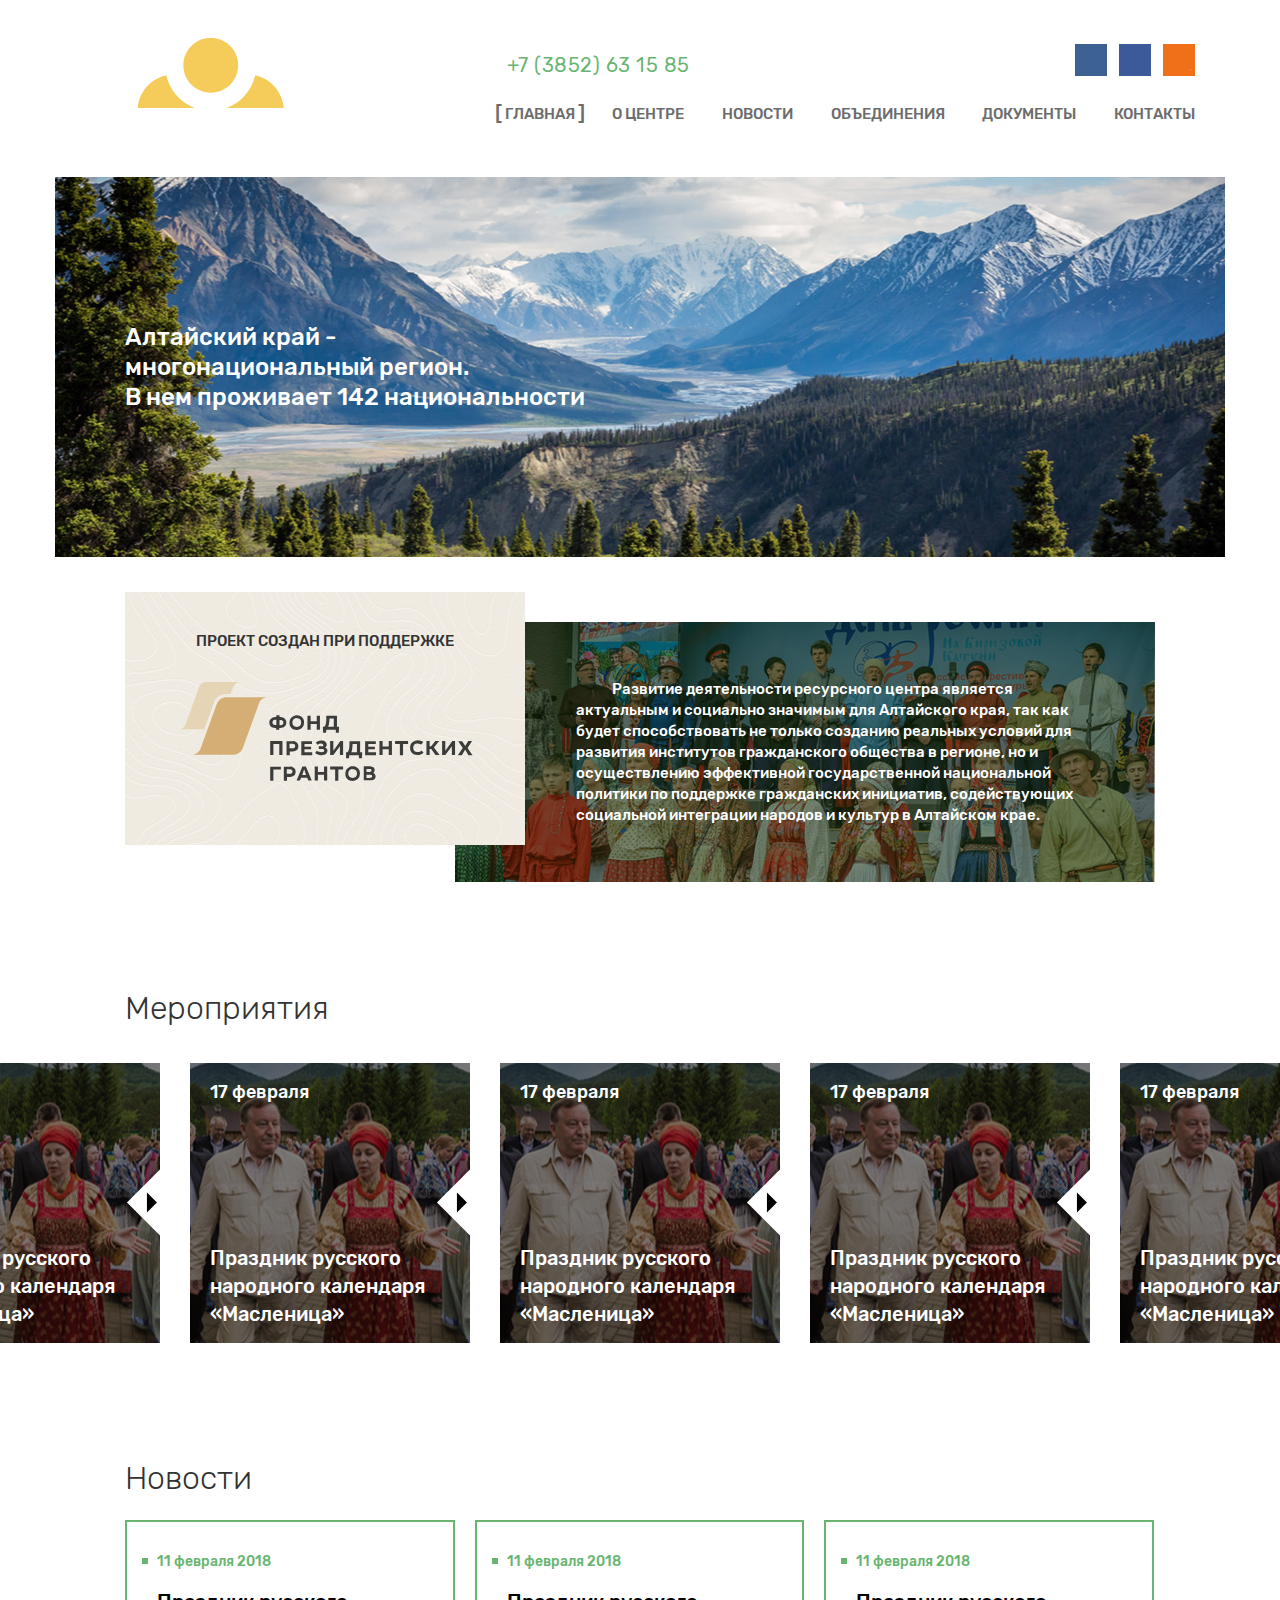
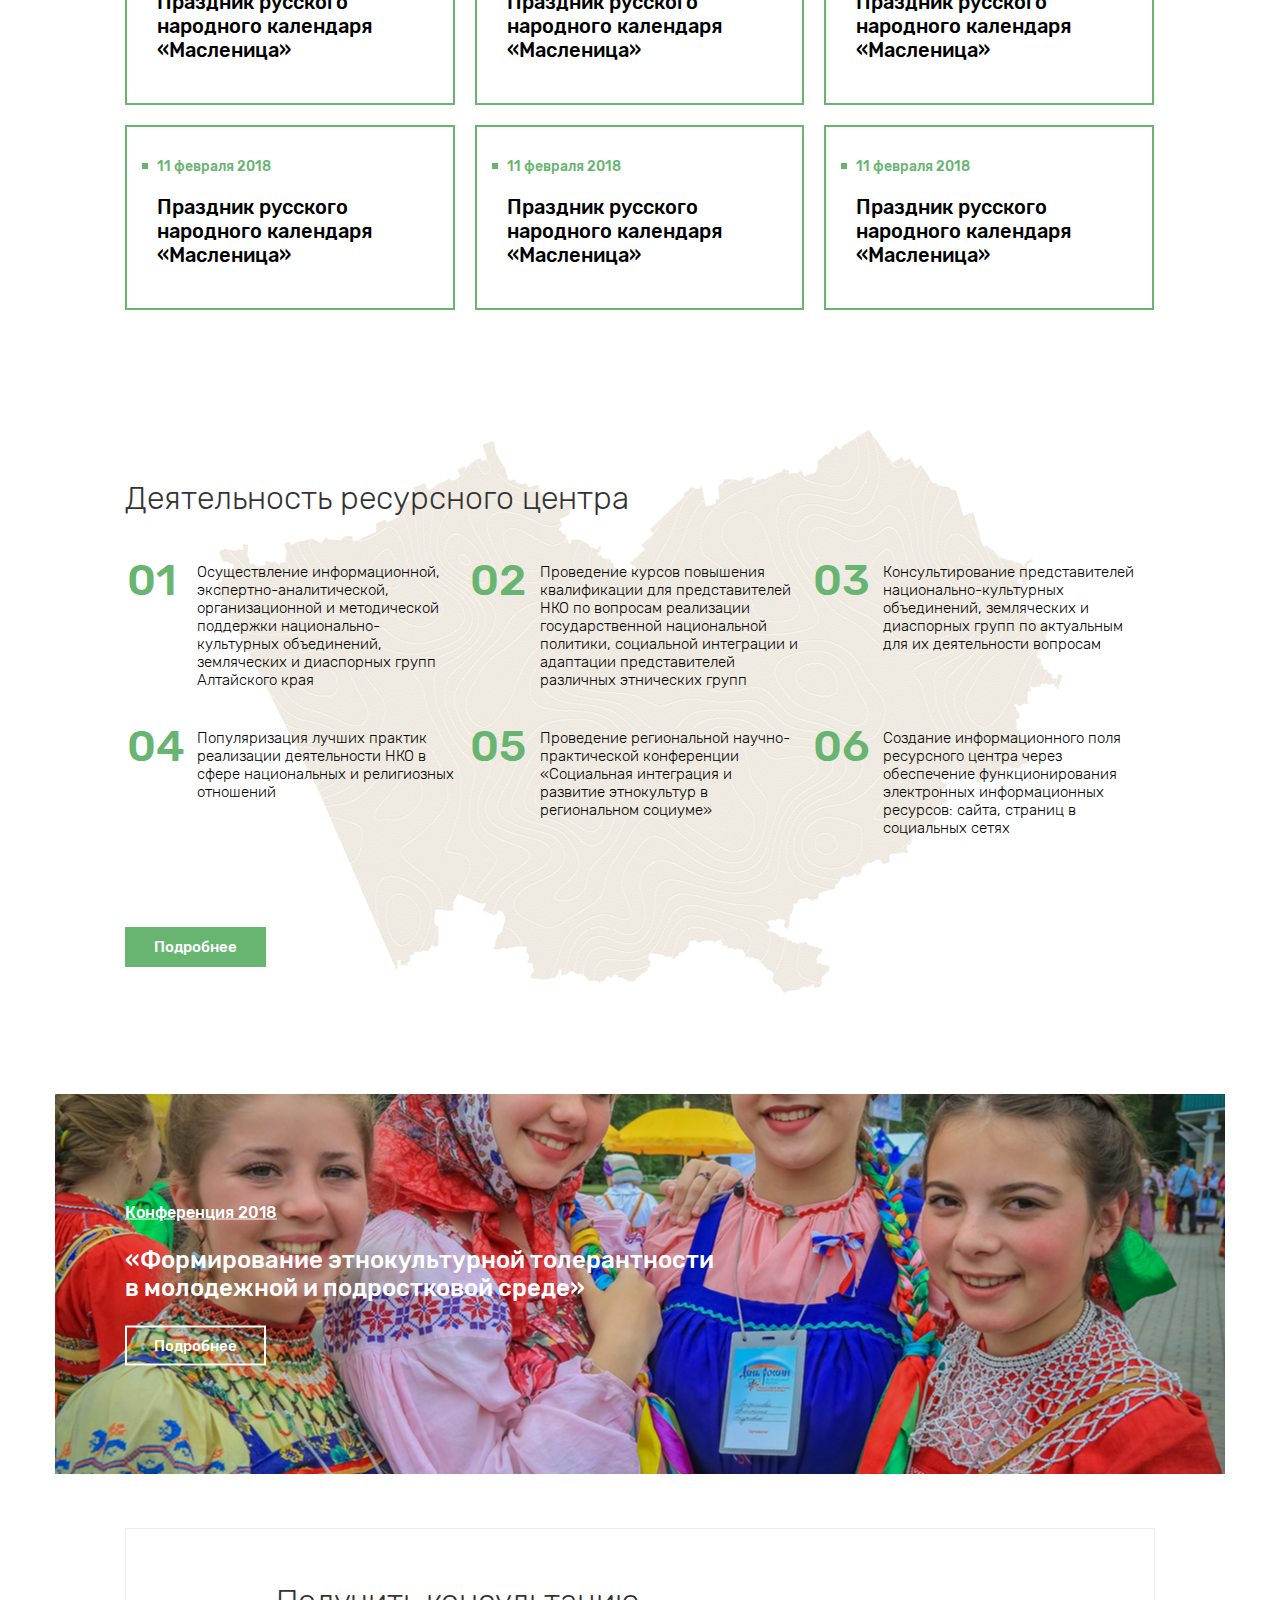
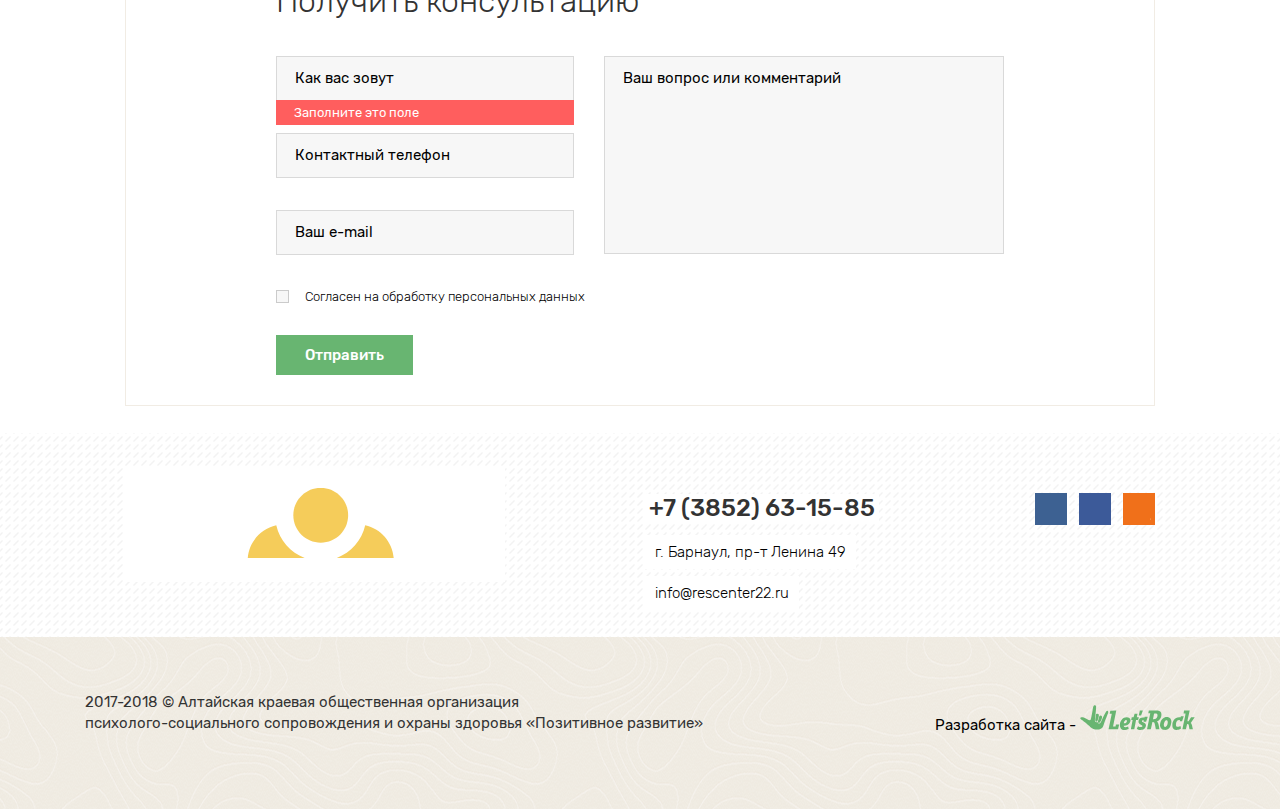
<file: index.html>
<!DOCTYPE html>
<html lang="ru">
<head>
	<meta charset="UTF-8">
<title>Title</title>
<link rel="stylesheet" href="css/style.css">
<link rel="icon" type="image/x-icon" href="/img/favicon.ico">
<meta name="viewport" content="width=device-width, initial-scale=1, maximum-scale=1" />
<!-- <meta name="viewport" content="width=1200/> -->
<script src="https://api-maps.yandex.ru/2.1/?lang=ru_RU" type="text/javascript"></script>
</head>
<body class="index">
	<svg class="svg-collections">
	<symbol id="rc-logo" width="2044px" height="411px" viewBox="0 0 20440000 4110002">
		<defs>
		  <style type="text/css">
		   <![CDATA[
		    .fil2 {fill:#F5CC5A}
		    .fil1 {fill:black;fill-rule:nonzero}
		    .fil0 {fill:#0E2B3C;fill-rule:nonzero}
		   ]]>
		  </style>
		 </defs>
		<g>
		  <g>
		   <path class="fil0" d="M4241576 1166859c94997,0 177497,15744 247501,47244 70003,31500 124004,76500 162000,135000 37996,58500 57000,127252 57000,206256 0,79004 -19004,147496 -57000,205500 -37996,58004 -91997,102744 -162000,134244 -70004,31500 -152504,47256 -247501,47256l-183000 0 0 274500 -297000 0 0 -1050000 480000 0zm-18000 541500c61004,0 106997,-13252 138000,-39756 31004,-26492 46501,-64240 46501,-113244 0,-49004 -15497,-87000 -46501,-114000 -31003,-27000 -76996,-40500 -138000,-40500l-165000 0 0 307500 165000 0zm1499670 279000l0 229500 -843000 0 0 -1050000 823500 0 0 229500 -529500 0 0 177000 466500 0 0 222000 -466500 0 0 192000 549000 0zm703170 250500c-109996,0 -208748,-23256 -296244,-69756 -87508,-46500 -156260,-111248 -206256,-194244 -49996,-82996 -75000,-177000 -75000,-282000 0,-105000 25004,-199004 75000,-282000 49996,-82996 118748,-147756 206256,-194256 87496,-46500 186248,-69744 296244,-69744 96000,0 182504,16996 259500,51000 76996,34004 141000,82996 192000,147000l-189000 171000c-67996,-82004 -150496,-123000 -247500,-123000 -57000,0 -107752,12496 -152244,37500 -44504,25004 -79004,60248 -103500,105744 -24508,45508 -36756,97760 -36756,156756 0,58996 12248,111248 36756,156744 24496,45508 58996,80752 103500,105756 44492,25004 95244,37500 152244,37500 97004,0 179504,-40996 247500,-123000l189000 171000c-51000,64004 -115004,112996 -192000,147000 -76996,34004 -163500,51000 -259500,51000zm1588170 -1071000l-435000 811500c-46004,87000 -102248,153000 -168745,198000 -66507,45000 -139252,67500 -218256,67500 -58004,0 -120000,-13004 -186000,-39000l70500 -219000c40996,12000 76004,18000 105000,18000 28997,0 54756,-6496 77256,-19500 22500,-13004 43241,-33496 62244,-61500l-408000 -756000 313500 0 244501 507000 253500 -507000 289500 0zm598169 0c94996,0 177496,15744 247500,47244 70004,31500 124004,76500 162000,135000 37997,58500 57000,127252 57000,206256 0,79004 -19003,147496 -57000,205500 -37996,58004 -91996,102744 -162000,134244 -70004,31500 -152504,47256 -247500,47256l-183000 0 0 274500 -297000 0 0 -1050000 480000 0zm-18000 541500c61004,0 106996,-13252 138000,-39756 31004,-26492 46500,-64240 46500,-113244 0,-49004 -15496,-87000 -46500,-114000 -31004,-27000 -76996,-40500 -138000,-40500l-165000 0 0 307500 165000 0zm1168170 529500c-109996,0 -208748,-23256 -296244,-69756 -87508,-46500 -156260,-111248 -206256,-194244 -49996,-82996 -75000,-177000 -75000,-282000 0,-105000 25004,-199004 75000,-282000 49996,-82996 118748,-147756 206256,-194256 87496,-46500 186248,-69744 296244,-69744 96000,0 182504,16996 259500,51000 76996,34004 141000,82996 192000,147000l-189000 171000c-67996,-82004 -150496,-123000 -247500,-123000 -57000,0 -107752,12496 -152244,37500 -44504,25004 -79004,60248 -103500,105744 -24508,45508 -36756,97760 -36756,156756 0,58996 12248,111248 36756,156744 24496,45508 58996,80752 103500,105756 44492,25004 95244,37500 152244,37500 97004,0 179504,-40996 247500,-123000l189000 171000c-51000,64004 -115004,112996 -192000,147000 -76996,34004 -163500,51000 -259500,51000zm1607670 -1071000l0 1050000 -297000 0 0 -409500 -405000 0 0 409500 -297000 0 0 -1050000 297000 0 0 394500 405000 0 0 -394500 297000 0zm784170 334500c129000,0 228496,28748 298500,86244 70004,57508 105000,142760 105000,255756 0,121004 -39000,213496 -117000,277500 -78000,64004 -186496,96000 -325500,96000l-496501 0 0 -1050000 292500 0 0 334500 243001 0zm-58500 502500c49996,0 89752,-13500 119255,-40500 29493,-27000 44245,-64996 44245,-114000 0,-91004 -54497,-136500 -163500,-136500l-184501 0 0 291000 184501 0zm577500 -837000l292500 0 0 1050000 -292500 0 0 -1050000zm542669 0l292500 0 0 616500 433501 -616500 279000 0 0 1050000 -292501 0 0 -615000 -432000 615000 -280500 0 0 -1050000zm501000 -63000c-106004,0 -183744,-20504 -233244,-61500 -49500,-40996 -74256,-102000 -74256,-183000l199500 0c1004,34996 10004,61004 27000,78000 16996,16996 43996,25500 81000,25500 37004,0 64500,-8504 82500,-25500 18000,-16996 27497,-43004 28500,-78000l199501 0c0,81000 -25004,142004 -75000,183000 -49997,40996 -128504,61500 -235501,61500zm2321671 877500l0 450000 -271501 0 0 -214500 -861000 0 0 -1050000 292500 0 0 814500 403500 0 0 -814500 292501 0 0 814500 144000 0zm1007669 6000l0 229500 -843000 0 0 -1050000 823500 0 0 229500 -529500 0 0 177000 466500 0 0 222000 -466500 0 0 192000 549000 0zm1192170 -820500l0 1050000 -297000 0 0 -409500 -405000 0 0 409500 -297000 0 0 -1050000 297000 0 0 394500 405000 0 0 -394500 297000 0zm1094670 235500l-321000 0 0 814500 -292500 0 0 -814500 -322501 0 0 -235500 936001 0 0 235500zm640169 -235500c94996,0 177496,15744 247500,47244 70004,31500 124004,76500 162000,135000 37997,58500 57000,127252 57000,206256 0,79004 -19003,147496 -57000,205500 -37996,58004 -91996,102744 -162000,134244 -70004,31500 -152504,47256 -247500,47256l-183000 0 0 274500 -297000 0 0 -1050000 480000 0zm-18000 541500c61004,0 106996,-13252 138000,-39756 31004,-26492 46500,-64240 46500,-113244 0,-49004 -15496,-87000 -46500,-114000 -31004,-27000 -76996,-40500 -138000,-40500l-165000 0 0 307500 165000 0z"/>
		   <g>
		    <path class="fil1" d="M3704919 2944478l259205 0 0 328110 -55642 0 0 -281965 -147933 0 0 281965 -55630 0 0 -328110zm321461 164055c0,-60579 16866,-105473 50681,-134646 28145,-24248 62598,-36354 103157,-36354 44988,0 81862,14740 110516,44244 28559,29397 42898,70181 42898,122114 0,42142 -6331,75236 -18969,99354 -12650,24130 -31098,42898 -55311,56268 -24142,13382 -50587,20032 -79134,20032 -45945,0 -83031,-14646 -111378,-44056 -28346,-29385 -42460,-71740 -42460,-126956zm56893 106c0,41941 9177,73323 27496,94087 18449,20858 41516,31299 69449,31299 27603,0 50575,-10441 69000,-31406 18343,-20964 27508,-52889 27508,-95763 0,-40477 -9272,-71138 -27709,-91890 -18437,-20870 -41421,-31288 -68799,-31288 -27933,0 -51000,10323 -69449,31075 -18319,20764 -27496,52063 -27496,93886zm491221 289748l0 -453909 50575 0 0 43098c11905,-16654 25393,-29197 40464,-37512 14965,-8315 33177,-12531 54579,-12531 28016,0 52665,7157 74067,21590 21390,14327 37500,34666 48461,60803 10854,26233 16334,54886 16334,86174 0,33413 -6000,63543 -18023,90413 -12000,26764 -29492,47315 -52453,61630 -22866,14232 -46996,21402 -72284,21402 -18543,0 -35196,-3898 -49854,-11693 -14740,-7807 -26752,-17611 -36236,-29504l0 160039 -55630 0zm50575 -287846c0,42035 8527,73110 25500,93248 17067,20114 37724,30236 61960,30236 24650,0 45721,-10441 63213,-31299 17587,-20859 26339,-53103 26339,-96827 0,-41729 -8540,-72910 -25713,-93673 -17173,-20752 -37606,-31087 -61429,-31087 -23587,0 -44457,11067 -62587,33094 -18224,22134 -27283,54154 -27283,96308zm515338 120944c-20657,17611 -40582,29930 -59645,37205 -19075,7264 -39496,10855 -61429,10855 -36036,0 -63733,-8752 -83126,-26339 -19394,-17492 -29079,-39933 -29079,-67240 0,-16004 3685,-30650 10961,-43937 7370,-13276 16960,-23799 28759,-31819 11906,-8008 25181,-14114 40040,-18213 10960,-2858 27496,-5586 49523,-8338 44882,-5256 78071,-11693 99248,-19075 201,-7583 331,-12425 331,-14421 0,-22548 -5279,-38457 -15815,-47729 -14220,-12543 -35397,-18756 -63425,-18756 -26244,0 -45626,4630 -58063,13796 -12532,9177 -21697,25393 -27709,48791l-54366 -7583c4949,-23291 13063,-42141 24449,-56480 11374,-14339 27815,-25287 49311,-33083 21378,-7689 46346,-11586 74587,-11586 28027,0 50893,3259 68492,9897 17480,6638 30449,14859 38669,24862 8221,10016 14008,22666 17386,37938 1795,9484 2728,26551 2728,51106l0 73760c0,51519 1170,84071 3485,97866 2208,13807 6850,26976 13594,39626l-58157 0c-5587,-11693 -9166,-25394 -10749,-41103zm-4417 -123271c-20244,8220 -50586,15165 -91039,20858 -22984,3272 -39201,6957 -48685,11067 -9485,4110 -16760,10122 -21922,17917 -5149,7902 -7795,16642 -7795,26351 0,14634 5587,26964 16854,36756 11280,9803 27721,14763 49312,14763 21389,0 40464,-4653 57212,-14031 16654,-9272 28984,-22004 36780,-38138 6012,-12531 8952,-30968 8952,-55311l331 -20232zm207331 15815l0 -43630c23409,-201 39413,-1158 47835,-2740 8539,-1689 16653,-6532 24236,-14740 7583,-8233 11386,-18449 11386,-30780 0,-14846 -4949,-26870 -14965,-35705 -10004,-8964 -22866,-13393 -38775,-13393 -31300,0 -53209,18330 -65752,54992l-53103 -8835c16441,-61110 56268,-91665 119280,-91665 34984,0 62374,9484 82287,28547 19914,19075 29823,41835 29823,68279 0,26658 -12969,47941 -38776,63638 16536,8859 28867,20126 37193,33827 8221,13689 12331,29917 12331,48661 0,29410 -10748,53233 -32138,71552 -21496,18342 -51413,27508 -89976,27508 -74823,0 -118229,-33095 -130134,-99260l52476 -11386c4737,20858 14327,37098 28866,48579 14540,11480 31075,17173 49843,17173 18756,0 34346,-5268 46783,-15898 12426,-10547 18650,-24035 18650,-40476 0,-12732 -3898,-23799 -11705,-33284 -7795,-9484 -16110,-15378 -24968,-17716 -8847,-2421 -24862,-3567 -48047,-3567 -1890,0 -6107,106 -12650,319zm217169 -179551l128008 0c31406,0 54792,2645 70181,7901 15272,5268 28441,14858 39402,28878 11067,14114 16547,30874 16547,50457 0,15697 -3271,29409 -9685,40996 -6543,11693 -16240,21496 -29303,29291 15378,5162 28134,14752 38362,28866 10110,14020 15177,30780 15177,50055 -2019,31075 -13169,54154 -33307,69119 -20126,15059 -49417,22547 -87767,22547l-147615 0 0 -328110zm55630 138448l58996 0c23516,0 39733,-1263 48485,-3685 8846,-2527 16748,-7488 23693,-15071 6956,-7476 10441,-16535 10441,-27070 0,-17386 -6107,-29410 -18237,-36248 -12212,-6851 -33071,-10229 -62586,-10229l-60792 0 0 92303zm0 144142l73028 0c31382,0 52996,-3685 64689,-10960 11693,-7382 17799,-19914 18437,-37937 0,-10418 -3366,-20221 -10122,-29174 -6839,-8964 -15697,-14657 -26551,-16972 -10843,-2410 -28347,-3579 -52359,-3579l-67122 0 0 98622zm280276 -282590l55630 0 0 250240 154571 -250240 59740 0 0 328110 -55630 0 0 -248670 -154358 248670 -59953 0 0 -328110zm324106 0l265524 0 0 46145 -104964 0 0 281965 -55619 0 0 -281965 -104941 0 0 -46145zm318627 0l55629 0 0 250240 154571 -250240 59741 0 0 328110 -55630 0 0 -248670 -154359 248670 -59952 0 0 -328110zm353799 0l55653 0 0 137185 67630 0c4961,-46772 19607,-82500 43937,-107150 24449,-24661 56056,-36980 94937,-36980 33083,0 59221,6626 78296,20008 19169,13381 34972,31724 47409,55216 12425,23386 18638,54898 18638,94512 0,56480 -12839,99354 -38563,128551 -25701,29173 -60579,43725 -104622,43725 -40890,0 -73654,-13595 -98410,-40678 -24661,-27177 -38563,-64382 -41622,-111697l-67630 0 0 145418 -55653 0 0 -328110zm265216 40452c-27177,0 -48354,10441 -63531,31300 -15177,20763 -22760,49937 -22760,87555 0,45000 7583,77870 22866,98834 15272,20965 35705,31406 61217,31406 25382,0 46146,-9685 62374,-29091 16110,-19382 24224,-50669 24224,-93767 0,-42036 -7051,-73654 -21071,-94619 -14007,-21070 -35078,-31618 -63319,-31618zm383953 -40452l189036 0 0 46145 -133406 0 0 281965 -55630 0 0 -328110zm230540 453909l0 -453909 50575 0 0 43098c11905,-16654 25393,-29197 40452,-37512 14965,-8315 33189,-12531 54591,-12531 28016,0 52665,7157 74067,21590 21390,14327 37500,34666 48461,60803 10854,26233 16334,54886 16334,86174 0,33413 -6000,63543 -18023,90413 -12000,26764 -29492,47315 -52465,61630 -22854,14232 -46996,21402 -72272,21402 -18555,0 -35196,-3898 -49854,-11693 -14740,-7807 -26764,-17611 -36248,-29504l0 160039 -55618 0zm50575 -287846c0,42035 8527,73110 25488,93248 17079,20114 37724,30236 61961,30236 24661,0 45732,-10441 63224,-31299 17587,-20859 26339,-53103 26339,-96827 0,-41729 -8540,-72910 -25713,-93673 -17173,-20752 -37606,-31087 -61429,-31087 -23599,0 -44457,11067 -62587,33094 -18236,22134 -27283,54154 -27283,96308zm515338 120944c-20657,17611 -40582,29930 -59645,37205 -19075,7264 -39508,10855 -61429,10855 -36036,0 -63733,-8752 -83138,-26339 -19382,-17492 -29067,-39933 -29067,-67240 0,-16004 3685,-30650 10960,-43937 7371,-13276 16961,-23799 28760,-31819 11906,-8008 25181,-14114 40040,-18213 10960,-2858 27484,-5586 49512,-8338 44893,-5256 78082,-11693 99248,-19075 212,-7583 330,-12425 330,-14421 0,-22548 -5267,-38457 -15815,-47729 -14208,-12543 -35385,-18756 -63425,-18756 -26232,0 -45614,4630 -58051,13796 -12532,9177 -21709,25393 -27709,48791l-54378 -7583c4961,-23291 13075,-42141 24449,-56480 11386,-14339 27827,-25287 49311,-33083 21390,-7689 46358,-11586 74599,-11586 28027,0 50893,3259 68480,9897 17492,6638 30449,14859 38681,24862 8221,10016 14008,22666 17386,37938 1795,9484 2728,26551 2728,51106l0 73760c0,51519 1170,84071 3485,97866 2208,13807 6850,26976 13582,39626l-58146 0c-5586,-11693 -9165,-25394 -10748,-41103zm-4429 -123271c-20232,8220 -50575,15165 -91027,20858 -22985,3272 -39201,6957 -48685,11067 -9485,4110 -16760,10122 -21922,17917 -5161,7902 -7795,16642 -7795,26351 0,14634 5575,26964 16854,36756 11280,9803 27721,14763 49312,14763 21389,0 40452,-4653 57212,-14031 16654,-9272 28984,-22004 36780,-38138 6000,-12531 8941,-30968 8941,-55311l330 -20232zm340229 -163736l0 141614c17905,0 30543,-3378 37807,-10016 7275,-6744 17705,-26433 31193,-59315 12649,-31181 24130,-51000 34453,-59634 10110,-8445 26137,-12649 48153,-12649l20339 0 0 45826 -15071 -307c-14858,0 -24236,2209 -28347,6544 -4311,4523 -10960,18000 -19795,40452 -8232,21485 -15815,36237 -22760,44563 -6968,8221 -17929,15709 -32669,22548 24024,6437 47421,28653 70287,66803l61004 101681 -61110 0 -59445 -101587c-12106,-20634 -22748,-34122 -31701,-40559 -9059,-6413 -19819,-9579 -32338,-9579l0 151725 -56906 0 0 -151725c-12330,0 -22984,3166 -31925,9473 -9071,6319 -19606,19925 -31618,40795l-59941 101457 -61122 0 60791 -101681c23091,-38150 46689,-60366 70713,-66803 -16441,-7583 -28028,-15910 -34571,-24863 -6626,-8964 -16429,-30342 -29598,-64169 -4536,-11386 -9378,-18331 -14552,-20870 -5374,-2622 -13275,-3898 -23799,-3898 -2646,0 -8126,107 -16334,319l0 -46145 7688 0c21485,0 36556,1263 45308,3897 8752,2540 16547,8008 23492,16335 6850,8315 15815,25594 26764,52051 13381,32339 23716,51945 30885,58890 7146,6956 19796,10441 37819,10441l0 -141614 56906 0zm268039 0l228863 0 0 282590 35385 0 0 138449 -45519 0 0 -92929 -258556 0 0 92929 -45519 0 0 -138449 29079 0c39200,-53209 57956,-147413 56267,-282590zm46146 46145c-4110,106536 -20551,185339 -49311,236445l176386 0 0 -236445 -127075 0zm493417 240862c-20645,17611 -40570,29930 -59633,37205 -19075,7264 -39508,10855 -61430,10855 -36035,0 -63732,-8752 -83137,-26339 -19382,-17492 -29067,-39933 -29067,-67240 0,-16004 3685,-30650 10960,-43937 7370,-13276 16961,-23799 28760,-31819 11894,-8008 25181,-14114 40040,-18213 10960,-2858 27484,-5586 49511,-8338 44894,-5256 78083,-11693 99248,-19075 213,-7583 331,-12425 331,-14421 0,-22548 -5268,-38457 -15815,-47729 -14208,-12543 -35386,-18756 -63425,-18756 -26232,0 -45614,4630 -58063,13796 -12520,9177 -21697,25393 -27697,48791l-54378 -7583c4961,-23291 13075,-42141 24449,-56480 11386,-14339 27827,-25287 49311,-33083 21390,-7689 46358,-11586 74598,-11586 28028,0 50894,3259 68481,9897 17492,6638 30449,14859 38681,24862 8209,10016 14008,22666 17386,37938 1795,9484 2728,26551 2728,51106l0 73760c0,51519 1169,84071 3484,97866 2209,13807 6851,26976 13583,39626l-58146 0c-5586,-11693 -9165,-25394 -10760,-41103zm-4417 -123271c-20232,8220 -50575,15165 -91027,20858 -22985,3272 -39201,6957 -48686,11067 -9484,4110 -16759,10122 -21921,17917 -5161,7902 -7795,16642 -7795,26351 0,14634 5575,26964 16854,36756 11280,9803 27721,14763 49311,14763 21390,0 40453,-4653 57213,-14031 16653,-9272 28984,-22004 36779,-38138 6000,-12531 8941,-30968 8941,-55311l331 -20232zm141709 -163736l55630 0 0 136547 154264 0 0 -136547 55630 0 0 328110 -55630 0 0 -145418 -154264 0 0 145418 -55630 0 0 -328110zm563386 207992l54378 7594c-6024,37394 -21189,66579 -45744,87756 -24555,21177 -54780,31725 -90496,31725 -44788,0 -80823,-14646 -108000,-43937 -27307,-29304 -40890,-71233 -40890,-125812 0,-35397 5894,-66283 17610,-92834 11693,-26445 29492,-46347 53516,-59528 23905,-13275 49937,-19901 78177,-19901 35516,0 64701,8941 87248,26964 22654,18012 37193,43630 43512,76701l-53728 8220c-5174,-22015 -14233,-38563 -27402,-49736 -13075,-11067 -28866,-16641 -47421,-16641 -28028,0 -50788,10015 -68374,30023 -17492,20138 -26244,51744 -26244,95150 0,44055 8444,75968 25299,95882 16960,19913 38976,29929 66047,29929 21933,0 40158,-6650 54697,-20020 14646,-13275 23917,-33827 27815,-61535zm101161 -207992l55630 0 0 141614c17693,0 30130,-3378 37300,-10229 7051,-6732 17492,-26445 31393,-59208 10961,-25914 19819,-42981 26551,-51213 6863,-8209 14658,-13795 23493,-16653 8964,-2835 23196,-4311 42685,-4311l11161 0 0 45826 -15484 -307c-14646,0 -24024,2209 -28134,6544 -4311,4523 -10961,18000 -19819,40452 -8421,21485 -16110,36343 -23173,44563 -6945,8221 -17799,15709 -32445,22548 23917,6437 47516,28653 70689,66803l61016 101681 -61122 0 -60154 -101362c-12118,-20540 -22654,-34028 -31606,-40571 -9071,-6532 -19807,-9792 -32351,-9792l0 151725 -55630 0 0 -328110zm277217 0l55630 0 0 250240 154571 -250240 59740 0 0 328110 -55630 0 0 -248670 -154358 248670 -59953 0 0 -328110zm315248 328110l119799 -169961 -110941 -158149 68386 0 51827 77444c9591,14552 17173,26339 22547,35622 9378,-13181 17705,-25074 25181,-35728l54579 -77338 67973 0 -111591 158149 118854 169961 -67641 0 -67866 -101150 -15485 -24342 -87661 125492 -67961 0zm529689 -328110l55618 0 0 250240 154583 -250240 59740 0 0 328110 -55630 0 0 -248670 -154358 248670 -59953 0 0 -328110zm353174 0l55630 0 0 136547 154263 0 0 -136547 55630 0 0 328110 -55630 0 0 -145418 -154263 0 0 145418 -55630 0 0 -328110zm349075 0l55630 0 0 250240 154582 -250240 59729 0 0 328110 -55618 0 0 -248670 -154359 248670 -59964 0 0 -328110zm353811 0l55642 0 0 282590 154252 0 0 -282590 55630 0 0 282590 36035 0 0 138449 -45520 0 0 -92929 -256039 0 0 -328110zm361512 0l55630 0 0 250240 154582 -250240 59729 0 0 328110 -55618 0 0 -248670 -154359 248670 -59964 0 0 -328110zm567496 287007c-20646,17611 -40571,29930 -59646,37205 -19063,7264 -39496,10855 -61417,10855 -36035,0 -63732,-8752 -83138,-26339 -19382,-17492 -29079,-39933 -29079,-67240 0,-16004 3697,-30650 10961,-43937 7382,-13276 16972,-23799 28772,-31819 11893,-8008 25169,-14114 40027,-18213 10961,-2858 27496,-5586 49524,-8338 44894,-5256 78071,-11693 99248,-19075 213,-7583 331,-12425 331,-14421 0,-22548 -5268,-38457 -15815,-47729 -14221,-12543 -35398,-18756 -63425,-18756 -26233,0 -45615,4630 -58063,13796 -12532,9177 -21697,25393 -27697,48791l-54378 -7583c4960,-23291 13074,-42141 24448,-56480 11375,-14339 27827,-25287 49312,-33083 21389,-7689 46358,-11586 74598,-11586 28028,0 50894,3259 68480,9897 17492,6638 30449,14859 38681,24862 8209,10016 14008,22666 17386,37938 1784,9484 2729,26551 2729,51106l0 73760c0,51519 1169,84071 3484,97866 2209,13807 6850,26976 13583,39626l-58146 0c-5587,-11693 -9177,-25394 -10760,-41103zm-4417 -123271c-20233,8220 -50575,15165 -91040,20858 -22984,3272 -39200,6957 -48685,11067 -9472,4110 -16748,10122 -21921,17917 -5150,7902 -7795,16642 -7795,26351 0,14634 5586,26964 16866,36756 11268,9803 27720,14763 49311,14763 21378,0 40453,-4653 57213,-14031 16641,-9272 28984,-22004 36779,-38138 6000,-12531 8941,-30968 8941,-55311l331 -20232zm98728 -163736l265524 0 0 46145 -104953 0 0 281965 -55630 0 0 -281965 -104941 0 0 -46145zm318626 0l55630 0 0 250240 154571 -250240 59740 0 0 328110 -55630 0 0 -248670 -154358 248670 -59953 0 0 -328110zm353185 0l128008 0c31406,0 54792,2645 70170,7901 15283,5268 28452,14858 39413,28878 11067,14114 16547,30874 16547,50457 0,15697 -3271,29409 -9697,40996 -6543,11693 -16228,21496 -29291,29291 15378,5162 28134,14752 38362,28866 10111,14020 15166,30780 15166,50055 -2008,31075 -13170,54154 -33296,69119 -20137,15059 -49417,22547 -87767,22547l-147615 0 0 -328110zm55619 138448l59007 0c23504,0 39721,-1263 48473,-3685 8858,-2527 16760,-7488 23705,-15071 6956,-7476 10441,-16535 10441,-27070 0,-17386 -6119,-29410 -18237,-36248 -12224,-6851 -33082,-10229 -62586,-10229l-60803 0 0 92303zm0 144142l73027 0c31394,0 53008,-3685 64701,-10960 11693,-7382 17799,-19914 18437,-37937 0,-10418 -3378,-20221 -10122,-29174 -6839,-8964 -15697,-14657 -26551,-16972 -10843,-2410 -28347,-3579 -52359,-3579l-67133 0 0 98622zm455929 -282590l55630 0 0 250240 154582 -250240 59729 0 0 328110 -55630 0 0 -248670 -154347 248670 -59964 0 0 -328110zm743150 207992l54366 7594c-6012,37394 -21189,66579 -45732,87756 -24556,21177 -54780,31725 -90508,31725 -44788,0 -80823,-14646 -108000,-43937 -27296,-29304 -40890,-71233 -40890,-125812 0,-35397 5905,-66283 17610,-92834 11693,-26445 29492,-46347 53528,-59528 23905,-13275 49937,-19901 78177,-19901 35504,0 64689,8941 87236,26964 22654,18012 37205,43630 43524,76701l-53740 8220c-5162,-22015 -14233,-38563 -27402,-49736 -13063,-11067 -28866,-16641 -47409,-16641 -28028,0 -50788,10015 -68386,30023 -17481,20138 -26233,51744 -26233,95150 0,44055 8433,75968 25300,95882 16960,19913 38976,29929 66047,29929 21921,0 40157,-6650 54685,-20020 14646,-13275 23929,-33827 27827,-61535zm87980 -43937c0,-60579 16866,-105473 50693,-134646 28134,-24248 62587,-36354 103146,-36354 44988,0 81862,14740 110527,44244 28548,29397 42886,70181 42886,122114 0,42142 -6331,75236 -18968,99354 -12650,24130 -31087,42898 -55311,56268 -24130,13382 -50587,20032 -79134,20032 -45933,0 -83032,-14646 -111378,-44056 -28347,-29385 -42461,-71740 -42461,-126956zm56906 106c0,41941 9165,73323 27484,94087 18449,20858 41516,31299 69449,31299 27614,0 50575,-10441 69012,-31406 18330,-20964 27507,-52889 27507,-95763 0,-40477 -9283,-71138 -27720,-91890 -18425,-20870 -41410,-31288 -68799,-31288 -27933,0 -51000,10323 -69449,31075 -18319,20764 -27484,52063 -27484,93886zm345283 -164161l228851 0 0 282590 35397 0 0 138449 -45519 0 0 -92929 -258567 0 0 92929 -45508 0 0 -138449 29067 0c39200,-53209 57956,-147413 56279,-282590zm46146 46145c-4110,106536 -20551,185339 -49311,236445l176374 0 0 -236445 -127063 0zm502902 175748l57519 7595c-8952,33401 -25700,59421 -50137,77858 -24449,18449 -55642,27721 -93686,27721 -47834,0 -85759,-14752 -113787,-44268 -28016,-29386 -42047,-70795 -42047,-124004 0,-55004 14126,-97772 42472,-128114 28347,-30449 65114,-45626 110315,-45626 43725,0 79453,14846 107150,44669 27720,29823 41622,71752 41622,125799 0,3272 -106,8232 -319,14752l-244335 0c2103,35929 12225,63544 30555,82618 18225,19063 41091,28654 68374,28654 20339,0 37725,-5374 52063,-16122 14422,-10748 25808,-27933 34241,-51532zm-182067 -89138l182693 0c-2422,-27590 -9485,-48248 -20965,-62055 -17598,-21389 -40559,-32137 -68693,-32137 -25500,0 -46890,8539 -64276,25606 -17279,17067 -26870,39933 -28759,68586zm309874 -132755l55618 0 0 250240 154583 -250240 59740 0 0 328110 -55630 0 0 -248670 -154358 248670 -59953 0 0 -328110zm192177 -121382l37937 0c-3047,26031 -12531,46039 -28346,59964 -15804,14008 -36768,20965 -63012,20965 -26339,0 -47410,-6957 -63107,-20764 -15696,-13902 -25181,-33921 -28240,-60165l37937 0c2835,14232 8622,24862 17174,31818 8527,7063 20125,10548 34547,10548 16760,0 29409,-3378 37937,-10229 8539,-6732 14338,-17492 17173,-32137zm375319 329374l54366 7594c-6012,37394 -21189,66579 -45744,87756 -24543,21177 -54768,31725 -90496,31725 -44787,0 -80823,-14646 -108000,-43937 -27295,-29304 -40890,-71233 -40890,-125812 0,-35397 5906,-66283 17610,-92834 11693,-26445 29493,-46347 53528,-59528 23906,-13275 49937,-19901 78177,-19901 35504,0 64689,8941 87236,26964 22654,18012 37205,43630 43524,76701l-53740 8220c-5161,-22015 -14232,-38563 -27402,-49736 -13063,-11067 -28866,-16641 -47409,-16641 -28040,0 -50788,10015 -68386,30023 -17492,20138 -26232,51744 -26232,95150 0,44055 8433,75968 25287,95882 16973,19913 38977,29929 66059,29929 21921,0 40158,-6650 54685,-20020 14646,-13275 23929,-33827 27827,-61535zm72709 -207992l265523 0 0 46145 -104952 0 0 281965 -55630 0 0 -281965 -104941 0 0 -46145zm318626 0l128008 0c31405,0 54791,2645 70169,7901 15284,5268 28453,14858 39414,28878 11066,14114 16547,30874 16547,50457 0,15697 -3272,29409 -9697,40996 -6532,11693 -16228,21496 -29291,29291 15378,5162 28133,14752 38362,28866 10110,14020 15177,30780 15177,50055 -2020,31075 -13181,54154 -33307,69119 -20126,15059 -49418,22547 -87768,22547l-147614 0 0 -328110zm55630 138448l58996 0c23504,0 39720,-1263 48472,-3685 8859,-2527 16760,-7488 23705,-15071 6957,-7476 10441,-16535 10441,-27070 0,-17386 -6106,-29410 -18236,-36248 -12213,-6851 -33083,-10229 -62587,-10229l-60791 0 0 92303zm0 144142l73016 0c31393,0 53007,-3685 64700,-10960 11693,-7382 17800,-19914 18437,-37937 0,-10418 -3366,-20221 -10122,-29174 -6838,-8964 -15697,-14657 -26551,-16972 -10842,-2410 -28346,-3579 -52358,-3579l-67122 0 0 98622zm280275 -282590l55619 0 0 250240 154582 -250240 59741 0 0 328110 -55630 0 0 -248670 -154359 248670 -59953 0 0 -328110zm353800 0l55653 0 0 137185 67630 0c4961,-46772 19607,-82500 43937,-107150 24449,-24661 56056,-36980 94926,-36980 33094,0 59232,6626 78307,20008 19169,13381 34972,31724 47409,55216 12425,23386 18638,54898 18638,94512 0,56480 -12839,99354 -38563,128551 -25701,29173 -60579,43725 -104622,43725 -40890,0 -73654,-13595 -98410,-40678 -24661,-27177 -38563,-64382 -41622,-111697l-67630 0 0 145418 -55653 0 0 -328110zm265216 40452c-27189,0 -48354,10441 -63531,31300 -15177,20763 -22760,49937 -22760,87555 0,45000 7583,77870 22866,98834 15272,20965 35705,31406 61205,31406 25394,0 46146,-9685 62386,-29091 16110,-19382 24224,-50669 24224,-93767 0,-42036 -7051,-73654 -21071,-94619 -14007,-21070 -35078,-31618 -63319,-31618zm-14787690 665812l55630 0 0 250240 154571 -250240 59740 0 0 328098 -55630 0 0 -248657 -154347 248657 -59964 0 0 -328098zm353185 0l55630 0 0 136547 154264 0 0 -136547 55618 0 0 328098 -55618 0 0 -145405 -154264 0 0 145405 -55630 0 0 -328098zm319996 0l265524 0 0 46133 -104953 0 0 281965 -55630 0 0 -281965 -104941 0 0 -46133zm535359 221893l57519 7583c-8952,33413 -25701,59421 -50138,77870 -24448,18437 -55653,27721 -93685,27721 -47834,0 -85759,-14764 -113799,-44268 -28016,-29386 -42035,-70807 -42035,-124016 0,-54992 14126,-97772 42472,-128114 28347,-30449 65114,-45614 110315,-45614 43725,0 79453,14834 107150,44657 27720,29823 41622,71764 41622,125811 0,3260 -106,8221 -319,14752l-244347 0c2115,35929 12237,63544 30556,82607 18236,19074 41102,28665 68385,28665 20339,0 37725,-5374 52063,-16134 14422,-10736 25808,-27921 34241,-51520zm-182067 -89137l182693 0c-2422,-27603 -9485,-48249 -20965,-62067 -17598,-21378 -40559,-32138 -68693,-32138 -25500,0 -46902,8539 -64276,25618 -17279,17067 -26870,39933 -28759,68587zm309874 -132756l189023 0 0 46133 -133405 0 0 281965 -55618 0 0 -328098zm230527 453909l0 -453909 50575 0 0 43098c11906,-16654 25394,-29197 40465,-37524 14953,-8315 33177,-12519 54579,-12519 28015,0 52665,7145 74066,21590 21390,14315 37501,34666 48461,60792 10854,26244 16335,54897 16335,86185 0,33401 -6000,63543 -18024,90413 -12000,26752 -29492,47303 -52453,61630 -22866,14232 -47008,21402 -72283,21402 -18543,0 -35197,-3898 -49854,-11693 -14741,-7819 -26752,-17611 -36237,-29516l0 160051 -55630 0zm50575 -287858c0,42047 8528,73122 25500,93248 17067,20114 37713,30248 61961,30248 24649,0 45720,-10441 63212,-31299 17587,-20870 26339,-53114 26339,-96839 0,-41716 -8539,-72898 -25713,-93661 -17173,-20752 -37606,-31087 -61429,-31087 -23586,0 -44456,11055 -62586,33083 -18225,22134 -27284,54153 -27284,96307z"/>
		    <path class="fil1" d="M5837707 3937750c-20658,17598 -40583,29929 -59646,37192 -19075,7276 -39508,10867 -61429,10867 -36035,0 -63732,-8752 -83126,-26351 -19394,-17480 -29079,-39933 -29079,-67228 0,-16016 3685,-30662 10961,-43937 7370,-13276 16961,-23799 28760,-31819 11905,-8008 25181,-14114 40039,-18225 10961,-2846 27496,-5586 49524,-8326 44882,-5256 78071,-11693 99248,-19075 201,-7583 319,-12425 319,-14421 0,-22559 -5268,-38457 -15803,-47729 -14221,-12543 -35398,-18756 -63426,-18756 -26244,0 -45626,4618 -58063,13796 -12531,9165 -21696,25382 -27708,48791l-54366 -7594c4948,-23280 13063,-42142 24437,-56481 11385,-14327 27826,-25275 49311,-33071 21389,-7689 46358,-11586 74598,-11586 28028,0 50894,3248 68492,9897 17481,6626 30449,14859 38670,24863 8220,10003 14007,22653 17385,37937 1796,9472 2729,26551 2729,51094l0 73760c0,51520 1169,84083 3484,97878 2209,13795 6850,26965 13595,39614l-58158 0c-5587,-11693 -9165,-25382 -10748,-41090zm-4429 -123284c-20232,8232 -50575,15177 -91028,20870 -22984,3260 -39201,6957 -48685,11055 -9484,4110 -16760,10134 -21921,17929 -5150,7902 -7795,16630 -7795,26339 0,14634 5586,26976 16854,36768 11280,9791 27720,14752 49311,14752 21390,0 40453,-4642 57213,-14020 16653,-9272 28984,-22016 36779,-38138 6012,-12531 8953,-30980 8953,-55323l319 -20232zm142335 -163724l55641 0 0 282578 154252 0 0 -282578 55630 0 0 282578 36036 0 0 138461 -45520 0 0 -92941 -256039 0 0 -328098zm361523 0l55618 0 0 250240 154583 -250240 59740 0 0 328098 -55630 0 0 -248657 -154358 248657 -59953 0 0 -328098zm353174 0l55630 0 0 250240 154582 -250240 59729 0 0 328098 -55618 0 0 -248657 -154359 248657 -59964 0 0 -328098zm528838 0l55630 0 0 136547 154264 0 0 -136547 55630 0 0 328098 -55630 0 0 -145405 -154264 0 0 145405 -55630 0 0 -328098zm563386 287008c-20657,17598 -40570,29929 -59645,37192 -19075,7276 -39496,10867 -61418,10867 -36035,0 -63744,-8752 -83137,-26351 -19382,-17480 -29079,-39933 -29079,-67228 0,-16016 3685,-30662 10961,-43937 7381,-13276 16960,-23799 28759,-31819 11906,-8008 25181,-14114 40040,-18225 10960,-2846 27496,-5586 49523,-8326 44894,-5256 78071,-11693 99248,-19075 213,-7583 331,-12425 331,-14421 0,-22559 -5279,-38457 -15815,-47729 -14220,-12543 -35397,-18756 -63425,-18756 -26244,0 -45626,4618 -58063,13796 -12532,9165 -21697,25382 -27709,48791l-54366 -7594c4961,-23280 13063,-42142 24449,-56481 11374,-14327 27815,-25275 49311,-33071 21378,-7689 46346,-11586 74587,-11586 28039,0 50893,3248 68492,9897 17480,6626 30449,14859 38669,24863 8221,10003 14008,22653 17386,37937 1795,9472 2740,26551 2740,51094l0 73760c0,51520 1158,84083 3473,97878 2208,13795 6862,26965 13594,39614l-58157 0c-5587,-11693 -9166,-25382 -10749,-41090zm-4417 -123284c-20244,8232 -50586,15177 -91039,20870 -22984,3260 -39201,6957 -48685,11055 -9485,4110 -16760,10134 -21922,17929 -5149,7902 -7795,16630 -7795,26339 0,14634 5587,26976 16854,36768 11280,9791 27721,14752 49312,14752 21389,0 40464,-4642 57212,-14020 16654,-9272 28984,-22016 36780,-38138 6012,-12531 8952,-30980 8952,-55323l331 -20232zm141697 290185l0 -453909 50587 0 0 43098c11905,-16654 25382,-29197 40452,-37524 14965,-8315 33189,-12519 54579,-12519 28016,0 52677,7145 74079,21590 21378,14315 37500,34666 48461,60792 10854,26244 16334,54897 16334,86185 0,33401 -6000,63543 -18023,90413 -12012,26752 -29492,47303 -52465,61630 -22866,14232 -46996,21402 -72283,21402 -18544,0 -35197,-3898 -49843,-11693 -14740,-7819 -26764,-17611 -36248,-29516l0 160051 -55630 0zm50587 -287858c0,42047 8527,73122 25488,93248 17067,20114 37724,30248 61961,30248 24661,0 45732,-10441 63212,-31299 17599,-20870 26351,-53114 26351,-96839 0,-41716 -8552,-72898 -25725,-93661 -17173,-20752 -37594,-31087 -61417,-31087 -23599,0 -44457,11055 -62587,33083 -18236,22134 -27283,54153 -27283,96307zm280157 -1996c0,-60591 16855,-105473 50681,-134658 28134,-24236 62587,-36342 103146,-36342 45000,0 81874,14740 110528,44244 28547,29386 42886,70169 42886,122114 0,42142 -6331,75236 -18969,99354 -12638,24130 -31087,42886 -55311,56268 -24130,13382 -50575,20032 -79134,20032 -45933,0 -83031,-14658 -111378,-44056 -28335,-29397 -42449,-71752 -42449,-126956zm56894 106c0,41929 9165,73323 27496,94087 18437,20858 41516,31299 69437,31299 27614,0 50587,-10441 69012,-31406 18342,-20976 27508,-52901 27508,-95775 0,-40465 -9272,-71126 -27721,-91890 -18425,-20858 -41409,-31276 -68799,-31276 -27921,0 -51000,10311 -69437,31075 -18331,20752 -27496,52051 -27496,93886zm345284 -164161l228862 0 0 282578 35386 0 0 138461 -45520 0 0 -92941 -258555 0 0 92941 -45520 0 0 -138461 29079 0c39201,-53208 57957,-147401 56268,-282578zm46145 46133c-4110,106548 -20551,185351 -49311,236445l176386 0 0 -236445 -127075 0zm258248 117922c0,-60591 16855,-105473 50682,-134658 28133,-24236 62586,-36342 103145,-36342 45000,0 81874,14740 110528,44244 28559,29386 42886,70169 42886,122114 0,42142 -6331,75236 -18957,99354 -12650,24130 -31098,42886 -55323,56268 -24130,13382 -50575,20032 -79134,20032 -45933,0 -83031,-14658 -111366,-44056 -28346,-29397 -42461,-71752 -42461,-126956zm56894 106c0,41929 9177,73323 27496,94087 18437,20858 41516,31299 69437,31299 27614,0 50587,-10441 69012,-31406 18343,-20976 27508,-52901 27508,-95775 0,-40465 -9272,-71126 -27720,-91890 -18426,-20858 -41410,-31276 -68800,-31276 -27921,0 -51000,10311 -69437,31075 -18319,20752 -27496,52051 -27496,93886zm315567 -164161l128008 0c31406,0 54791,2633 70181,7889 15272,5280 28441,14859 39402,28890 11067,14114 16547,30862 16547,50457 0,15697 -3272,29409 -9685,40996 -6543,11693 -16240,21484 -29303,29279 15378,5174 28134,14752 38362,28867 10110,14031 15177,30779 15177,50067 -2019,31074 -13169,54141 -33307,69106 -20126,15071 -49417,22547 -87768,22547l-147614 0 0 -328098zm55630 138448l58996 0c23516,0 39733,-1275 48485,-3696 8846,-2516 16748,-7477 23692,-15059 6957,-7489 10441,-16536 10441,-27083 0,-17386 -6106,-29398 -18236,-36236 -12212,-6863 -33071,-10241 -62586,-10241l-60792 0 0 92315zm0 144130l73028 0c31382,0 52996,-3685 64689,-10960 11693,-7370 17799,-19902 18437,-37925 0,-10430 -3366,-20221 -10122,-29185 -6839,-8953 -15697,-14646 -26551,-16961 -10843,-2421 -28347,-3591 -52359,-3591l-67122 0 0 98622zm455918 -282578l55630 0 0 250240 154582 -250240 59741 0 0 328098 -55630 0 0 -248657 -154359 248657 -59964 0 0 -328098zm528212 0l55630 0 0 141614c17693,0 30130,-3378 37300,-10229 7051,-6744 17492,-26456 31393,-59220 10961,-25902 19819,-42980 26552,-51201 6850,-8220 14645,-13807 23492,-16653 8952,-2835 23185,-4311 42673,-4311l11173 0 0 45826 -15484 -319c-14646,0 -24024,2209 -28134,6544 -4323,4523 -10961,18012 -19819,40453 -8421,21496 -16110,36354 -23173,44563 -6945,8232 -17799,15708 -32457,22559 23929,6425 47516,28653 70701,66791l61016 101681 -61122 0 -60154 -101350c-12130,-20552 -22653,-34040 -31618,-40571 -9059,-6532 -19795,-9803 -32339,-9803l0 151724 -55630 0 0 -328098zm281753 454216l-6331 -51413c12224,3272 22760,4961 31819,4961 12437,0 22346,-2115 29716,-6213 7488,-4110 13595,-9921 18331,-17280 3472,-5586 9165,-19405 16961,-41515 1063,-3071 2645,-7595 4960,-13595l-124547 -329161 59433 0 68492 189448c8941,23918 16855,49205 23906,75756 6437,-24968 14019,-49630 22866,-73866l69957 -191338 55523 0 -124004 333791c-13382,35929 -23811,60591 -31287,74173 -9921,18237 -21295,31618 -34040,40146 -12850,8539 -28133,12756 -45826,12756 -10748,0 -22760,-2209 -35929,-6650zm331901 -454216l258555 0 0 327791 -55618 0 0 -281658 -147295 0 0 163217c0,38032 -1264,63118 -3685,75343 -2539,12118 -9272,22653 -20339,31712 -11173,9071 -27189,13595 -48153,13595 -12957,0 -27921,-839 -44788,-2422l0 -46263 24343 0c11492,0 19701,-1146 24661,-3579 4937,-2315 8209,-6118 9898,-11268 1583,-5161 2421,-21921 2421,-50268l0 -216200zm340429 0l55642 0 0 128338 70382 0c45933,0 81225,8835 106099,26658 24767,17799 37193,42342 37193,73653 0,27378 -10323,50764 -31075,70276 -20658,19488 -53752,29173 -99260,29173l-138981 0 0 -328098zm55642 282578l58571 0c35303,0 60484,-4311 75543,-12956 15071,-8634 22654,-22122 22654,-40453 0,-14232 -5575,-26870 -16748,-38043 -11173,-11067 -35811,-16642 -74079,-16642l-65941 0 0 108094zm196500 -282578l265524 0 0 46133 -104965 0 0 281965 -55618 0 0 -281965 -104941 0 0 -46133zm323162 454216l-6331 -51413c12225,3272 22760,4961 31819,4961 12449,0 22347,-2115 29717,-6213 7488,-4110 13594,-9921 18330,-17280 3473,-5586 9166,-19405 16961,-41515 1063,-3071 2646,-7595 4961,-13595l-124548 -329161 59433 0 68493 189448c8940,23918 16854,49205 23905,75756 6437,-24968 14020,-49630 22866,-73866l69957 -191338 55524 0 -124004 333791c-13382,35929 -23800,60591 -31288,74173 -9909,18237 -21295,31618 -34027,40146 -12863,8539 -28146,12756 -45839,12756 -10748,0 -22760,-2209 -35929,-6650zm311563 -307l0 -453909 50575 0 0 43098c11905,-16654 25394,-29197 40464,-37524 14965,-8315 33178,-12519 54579,-12519 28016,0 52666,7145 74067,21590 21390,14315 37500,34666 48461,60792 10854,26244 16334,54897 16334,86185 0,33401 -6000,63543 -18023,90413 -12000,26752 -29492,47303 -52453,61630 -22866,14232 -46996,21402 -72283,21402 -18544,0 -35197,-3898 -49855,-11693 -14740,-7819 -26752,-17611 -36236,-29516l0 160051 -55630 0zm50575 -287858c0,42047 8527,73122 25500,93248 17067,20114 37724,30248 61960,30248 24650,0 45721,-10441 63213,-31299 17587,-20870 26339,-53114 26339,-96839 0,-41716 -8540,-72898 -25713,-93661 -17173,-20752 -37606,-31087 -61429,-31087 -23587,0 -44457,11055 -62587,33083 -18224,22134 -27283,54153 -27283,96307zm476669 -166051l128020 0c31406,0 54791,2633 70169,7889 15272,5280 28453,14859 39414,28890 11067,14114 16547,30862 16547,50457 0,15697 -3272,29409 -9697,40996 -6543,11693 -16228,21484 -29303,29279 15390,5174 28134,14752 38374,28867 10110,14031 15165,30779 15165,50067 -2019,31074 -13169,54141 -33295,69106 -20138,15071 -49417,22547 -87768,22547l-147626 0 0 -328098zm55630 138448l59008 0c23504,0 39721,-1275 48473,-3696 8858,-2516 16759,-7477 23704,-15059 6957,-7489 10429,-16536 10429,-27083 0,-17386 -6106,-29398 -18224,-36236 -12224,-6863 -33083,-10241 -62598,-10241l-60792 0 0 92315zm0 144130l73028 0c31394,0 52996,-3685 64689,-10960 11693,-7370 17799,-19902 18449,-37925 0,-10430 -3378,-20221 -10122,-29185 -6851,-8953 -15697,-14646 -26552,-16961 -10842,-2421 -28346,-3591 -52358,-3591l-67134 0 0 98622zm413256 45520l173646 -452634 65847 0 184287 452634 -68173 0 -52370 -137173 -190607 0 -49098 137173 -63532 0zm130229 -185858l154252 0 -47209 -125492c-14220,-38138 -24968,-69650 -32445,-94512 -6212,29504 -14539,58476 -24980,87142l-49618 132862zm361287 -142240l258567 0 0 327791 -55630 0 0 -281658 -147295 0 0 163217c0,38032 -1264,63118 -3685,75343 -2539,12118 -9272,22653 -20339,31712 -11173,9071 -27177,13595 -48141,13595 -12969,0 -27933,-839 -44788,-2422l0 -46263 24343 0c11480,0 19689,-1146 24649,-3579 4949,-2315 8221,-6118 9898,-11268 1583,-5161 2421,-21921 2421,-50268l0 -216200zm312626 0l265524 0 0 46133 -104953 0 0 281965 -55630 0 0 -281965 -104941 0 0 -46133zm525875 287008c-20658,17598 -40571,29929 -59646,37192 -19075,7276 -39496,10867 -61417,10867 -36036,0 -63745,-8752 -83138,-26351 -19382,-17480 -29079,-39933 -29079,-67228 0,-16016 3685,-30662 10961,-43937 7381,-13276 16960,-23799 28759,-31819 11906,-8008 25182,-14114 40040,-18225 10960,-2846 27496,-5586 49523,-8326 44882,-5256 78071,-11693 99249,-19075 212,-7583 330,-12425 330,-14421 0,-22559 -5279,-38457 -15815,-47729 -14220,-12543 -35397,-18756 -63425,-18756 -26244,0 -45626,4618 -58063,13796 -12531,9165 -21697,25382 -27709,48791l-54366 -7594c4961,-23280 13063,-42142 24449,-56481 11374,-14327 27815,-25275 49311,-33071 21378,-7689 46347,-11586 74587,-11586 28039,0 50893,3248 68492,9897 17480,6626 30449,14859 38669,24863 8221,10003 14008,22653 17386,37937 1795,9472 2740,26551 2740,51094l0 73760c0,51520 1158,84083 3473,97878 2208,13795 6862,26965 13594,39614l-58157 0c-5587,-11693 -9166,-25382 -10748,-41090zm-4418 -123284c-20244,8232 -50586,15177 -91039,20870 -22984,3260 -39201,6957 -48685,11055 -9484,4110 -16760,10134 -21922,17929 -5149,7902 -7795,16630 -7795,26339 0,14634 5587,26976 16855,36768 11279,9791 27720,14752 49311,14752 21389,0 40464,-4642 57212,-14020 16654,-9272 28984,-22016 36780,-38138 6012,-12531 8953,-30980 8953,-55323l330 -20232zm141697 -163724l55630 0 0 250240 154583 -250240 59728 0 0 328098 -55618 0 0 -248657 -154358 248657 -59965 0 0 -328098zm192189 -121382l37925 0c-3047,26019 -12519,46039 -28334,59952 -15803,14008 -36768,20965 -63012,20965 -26339,0 -47410,-6957 -63106,-20752 -15697,-13902 -25182,-33933 -28241,-60165l37926 0c2846,14232 8633,24862 17173,31819 8527,7063 20138,10547 34559,10547 16760,0 29409,-3378 37937,-10229 8539,-6744 14339,-17492 17173,-32137zm375307 329374l54378 7582c-6023,37394 -21189,66591 -45744,87768 -24543,21177 -54779,31725 -90496,31725 -44787,0 -80823,-14658 -108000,-43937 -27295,-29304 -40890,-71233 -40890,-125823 0,-35386 5894,-66272 17611,-92823 11693,-26445 29492,-46358 53515,-59528 23918,-13275 49937,-19901 78178,-19901 35515,0 64700,8941 87248,26964 22653,18012 37204,43618 43511,76701l-53728 8209c-5161,-22004 -14232,-38551 -27402,-49725 -13063,-11067 -28866,-16653 -47409,-16653 -28039,0 -50799,10027 -68386,30035 -17492,20126 -26244,51744 -26244,95138 0,44055 8445,75969 25299,95894 16973,19901 38977,29929 66059,29929 21922,0 40158,-6650 54685,-20032 14646,-13275 23918,-33826 27815,-61523zm101162 -207992l55630 0 0 141614c17693,0 30142,-3378 37311,-10229 7039,-6744 17480,-26456 31382,-59220 10960,-25902 19819,-42980 26551,-51201 6862,-8220 14657,-13807 23492,-16653 8965,-2835 23197,-4311 42685,-4311l11173 0 0 45826 -15496 -319c-14645,0 -24023,2209 -28134,6544 -4311,4523 -10960,18012 -19807,40453 -8433,21496 -16122,36354 -23185,44563 -6945,8232 -17799,15708 -32445,22559 23918,6425 47516,28653 70689,66791l61028 101681 -61134 0 -60153 -101350c-12119,-20552 -22654,-34040 -31607,-40571 -9071,-6532 -19807,-9803 -32350,-9803l0 151724 -55630 0 0 -328098zm263421 164055c0,-60591 16855,-105473 50681,-134658 28134,-24236 62587,-36342 103146,-36342 45000,0 81874,14740 110528,44244 28547,29386 42886,70169 42886,122114 0,42142 -6331,75236 -18969,99354 -12638,24130 -31087,42886 -55311,56268 -24130,13382 -50575,20032 -79134,20032 -45933,0 -83031,-14658 -111378,-44056 -28335,-29397 -42449,-71752 -42449,-126956zm56894 106c0,41929 9165,73323 27496,94087 18437,20858 41516,31299 69437,31299 27614,0 50587,-10441 69012,-31406 18342,-20976 27508,-52901 27508,-95775 0,-40465 -9272,-71126 -27721,-91890 -18425,-20858 -41409,-31276 -68799,-31276 -27921,0 -51000,10311 -69437,31075 -18331,20752 -27496,52051 -27496,93886zm317457 -164161l85559 0 86716 262559 95989 -262559 79441 0 0 328098 -55630 0 0 -264142 -96615 264142 -49736 0 -91346 -276791 0 276791 -54378 0 0 -328098zm607760 0l55630 0 0 141614c17693,0 30130,-3378 37299,-10229 7051,-6744 17492,-26456 31394,-59220 10960,-25902 19819,-42980 26551,-51201 6862,-8220 14657,-13807 23492,-16653 8965,-2835 23197,-4311 42685,-4311l11162 0 0 45826 -15485 -319c-14645,0 -24023,2209 -28134,6544 -4311,4523 -10960,18012 -19819,40453 -8421,21496 -16110,36354 -23173,44563 -6945,8232 -17799,15708 -32456,22559 23929,6425 47527,28653 70700,66791l61016 101681 -61122 0 -60154 -101350c-12118,-20552 -22653,-34040 -31606,-40571 -9071,-6532 -19807,-9803 -32350,-9803l0 151724 -55630 0 0 -328098zm277216 453909l0 -453909 50575 0 0 43098c11906,-16654 25394,-29197 40465,-37524 14953,-8315 33177,-12519 54579,-12519 28015,0 52665,7145 74067,21590 21389,14315 37500,34666 48460,60792 10855,26244 16335,54897 16335,86185 0,33401 -6000,63543 -18024,90413 -12000,26752 -29492,47303 -52452,61630 -22867,14232 -46997,21402 -72284,21402 -18543,0 -35197,-3898 -49854,-11693 -14741,-7819 -26752,-17611 -36237,-29516l0 160051 -55630 0zm50575 -287858c0,42047 8528,73122 25500,93248 17067,20114 37725,30248 61961,30248 24650,0 45720,-10441 63213,-31299 17586,-20870 26338,-53114 26338,-96839 0,-41716 -8539,-72898 -25712,-93661 -17174,-20752 -37607,-31087 -61430,-31087 -23586,0 -44456,11055 -62586,33083 -18225,22134 -27284,54153 -27284,96307zm515339 120957c-20657,17598 -40583,29929 -59646,37192 -19074,7276 -39496,10867 -61429,10867 -36035,0 -63732,-8752 -83126,-26351 -19393,-17480 -29079,-39933 -29079,-67228 0,-16016 3686,-30662 10961,-43937 7370,-13276 16961,-23799 28760,-31819 11905,-8008 25181,-14114 40039,-18225 10961,-2846 27496,-5586 49524,-8326 44882,-5256 78071,-11693 99248,-19075 201,-7583 331,-12425 331,-14421 0,-22559 -5280,-38457 -15815,-47729 -14221,-12543 -35398,-18756 -63425,-18756 -26245,0 -45626,4618 -58063,13796 -12532,9165 -21697,25382 -27709,48791l-54366 -7594c4949,-23280 13063,-42142 24437,-56481 11386,-14327 27827,-25275 49311,-33071 21390,-7689 46358,-11586 74598,-11586 28028,0 50894,3248 68492,9897 17481,6626 30449,14859 38670,24863 8220,10003 14008,22653 17386,37937 1795,9472 2728,26551 2728,51094l0 73760c0,51520 1169,84083 3484,97878 2209,13795 6851,26965 13595,39614l-58158 0c-5586,-11693 -9165,-25382 -10748,-41090zm-4417 -123284c-20244,8232 -50587,15177 -91040,20870 -22984,3260 -39200,6957 -48685,11055 -9484,4110 -16760,10134 -21921,17929 -5150,7902 -7795,16630 -7795,26339 0,14634 5586,26976 16854,36768 11280,9791 27721,14752 49311,14752 21390,0 40465,-4642 57213,-14020 16653,-9272 28984,-22016 36779,-38138 6012,-12531 8953,-30980 8953,-55323l331 -20232zm365492 58169l57532 7583c-8965,33413 -25701,59421 -50150,77870 -24449,18437 -55642,27721 -93685,27721 -47823,0 -85760,-14764 -113788,-44268 -28015,-29386 -42035,-70807 -42035,-124016 0,-54992 14126,-97772 42472,-128114 28335,-30449 65103,-45614 110315,-45614 43725,0 79441,14834 107150,44657 27709,29823 41610,71764 41610,125811 0,3260 -106,8221 -307,14752l-244346 0c2102,35929 12224,63544 30555,82607 18236,19074 41090,28665 68374,28665 20350,0 37724,-5374 52063,-16134 14433,-10736 25807,-27921 34240,-51520zm-182067 -89137l182693 0c-2409,-27603 -9472,-48249 -20965,-62067 -17586,-21378 -40559,-32138 -68693,-32138 -25488,0 -46889,8539 -64275,25618 -17280,17067 -26858,39933 -28760,68587z"/>
		   </g>
		   <g>
		    <path class="fil2" d="M1831383 272457c0,-151370 -122705,-274063 -274064,-274063 -151358,0 -274063,122693 -274063,274063 0,151358 122705,274063 274063,274063 151359,0 274064,-122705 274064,-274063z"/>
		    <path class="fil2" d="M2002123 373051c-46063,203469 -227587,356174 -444780,356174 -217193,0 -398705,-152705 -444768,-356174 -163382,36402 -286063,181961 -286063,356174l0 365433c0,100713 81980,182705 182705,182705 100724,0 182717,-81992 182717,-182705l0 -182717 730842 0 0 182717c0,100724 81981,182705 182705,182705 100725,0 182717,-81981 182717,-182705l0 -365433c-12,-174201 -122705,-319772 -286075,-356174z"/>
		    <path class="fil2" d="M2973308 2231115c-131090,-75685 -298701,-30780 -374386,100311 -75673,131079 -30767,298701 100323,374374 131079,75685 304796,30768 380469,-100311 75685,-131079 24673,-298689 -106406,-374374z"/>
		    <path class="fil2" d="M2806111 1607150l-316453 -182716c-87236,-50363 -199228,-20351 -249590,66885 -50362,87225 -20351,199217 66874,249579l158244 91359 -365433 632929 -158233 -91358c-87236,-50363 -199216,-20351 -249578,66886 -50363,87236 -20363,199228 66874,249590l316453 182705c150885,87106 338291,53634 451488,-69650 -153166,-141626 -194658,-375177 -86067,-563279 108591,-188103 331606,-268938 530847,-207107 50173,-159673 -14540,-338716 -165426,-425823z"/>
		    <path class="fil2" d="M515764 2331438c-75685,-131091 -243295,-176008 -374386,-100311 -131079,75673 -182091,243283 -106406,374374 75674,131079 249390,175996 380469,100311 131091,-75685 175996,-243295 100323,-374374z"/>
		    <path class="fil2" d="M1422756 2440714c-50362,-87237 -162366,-117237 -249590,-66886l-158233 91358 -365421 -632929 158232 -91359c87225,-50362 117237,-162354 66874,-249579 -50362,-87236 -162354,-117236 -249578,-66885l-316465 182716c-150886,87107 -215599,266150 -165425,425835 199240,-61843 422256,18992 530858,207095 108591,188102 67099,421653 -86079,563279 113209,123284 300603,156768 451489,69662l316453 -182717c87236,-50362 117248,-162366 66885,-249590z"/>
		   </g>
		</g>
	</symbol>

	<symbol id="letsrock" x="0px" y="0px" viewBox="-33 353.4 63.6 13.9" >

	<g>
		<path d="M-20,364.4c0.7-2.2,1.3-3.6,2.1-5.7c0.3-0.7,0.5-1.1,0.4-1.5c-0.1-0.7-0.6-0.9-1-0.3c-0.1,0.1-0.1,0.2-0.2,0.3
			c-0.3,0.4-0.5,0.9-0.8,1.4c-0.9,1.6-1.6,3.7-2.1,4.4c-0.6,1-1.5,0.8-1.8-0.2c-0.7,0.5-1.5,0-1.5-0.9c0-0.8,0.2-1.8,0.3-2.6
			c0.1-1,0.4-3.6,0.4-5c0-0.2,0-0.3-0.1-0.4c-0.2-0.5-0.6-0.5-1.1-0.2c-0.2,0.2-0.4,0.5-0.5,0.9c-0.2,0.6-0.2,1.3-0.3,2
			c-0.1,0.5-0.8,4.6-1,4.9c-0.5,1.1-2.5-0.8-3.9-1.2c-1.6-0.4-2.6,0.4-1.4,1.1c0.8,0.5,3.4,2.5,4,3.2c0.2,0.2,0.2,0.2,0.4,0.3
			c0.2,0.2,0.4,0.4,0.6,0.7c1.4,1.3,4,2,5.9,1c0.4-0.2,0.5-0.3,0.8-0.6C-20.3,365.4-20.2,365-20,364.4L-20,364.4z"/>
		<path id="R_1_" d="M7.4,361.3l0.6-3.1c0.9,0,2.4-0.3,1.8,1.8C9.3,361.4,8.4,361.3,7.4,361.3L7.4,361.3z M4.1,366.9h2.1l0.9-4
			c1.2-0.1,1.2,0.7,1.4,1.5l0.5,2.5H11l-0.5-2.6c-0.1-0.6-0.4-1.1-0.6-1.4c-0.1-0.1-0.3-0.2-0.4-0.3c0.3-0.2,0.6-0.3,0.9-0.5
			c0.4-0.3,0.8-0.6,1.2-1.3c0.5-0.9,0.7-2.2,0.3-3.2c-0.5-1-1.3-1.2-2.8-1.2c-1.3,0-2.6,0-4,0l-0.3,1.6h1.1L4.1,366.9z"/>
		<path id="к_1_" d="M23.8,366.9h1.9l0.7-2.9c0.8-0.1,0.9,0.4,1,1.2l0.3,1.7l1.9,0l-0.3-1.3c-0.3-1.2-0.2-1.5-0.9-2.2l2.2-3.2l-2,0
			c-0.5,0.7-0.9,1.5-1.4,2.2h-0.6c0-0.6,1-4.7,1.2-5.9h-3.1l-0.3,1.6h1.1C25.4,359.6,23.8,366.2,23.8,366.9L23.8,366.9z"/>
		<polyline points="-11.4,364.2 -13.2,364.2 -13.4,365.3 -14.8,365.3 -13,356.5 -16.3,356.6 -16.7,358.2 -15.5,358.2 -17.3,366.9 
			-12,366.9 	"/>
		<path id="о_1_" d="M13.5,364.9c-0.1-0.4-0.1-0.9,0.1-1.5c0.2-0.7,0.7-1.8,1.5-1.5c0.7,0.2,0.7,2.1,0,3.1
			C14.6,365.8,13.8,365.9,13.5,364.9L13.5,364.9z M12.9,367.1c0.2,0.1,0.4,0.1,0.6,0.1c1.7,0.2,2.6-0.5,3.1-1.2
			c0.5-0.6,0.6-1.1,0.8-1.9c0.3-1,0.4-2.2-0.2-3.1c-0.7-0.9-2.1-1.2-3.4-0.7c-1,0.4-1.8,1.3-2.2,2.5c-0.2,0.6-0.3,1.3-0.3,2
			C11.5,366,12,366.7,12.9,367.1L12.9,367.1z"/>
		<path d="M-8.8,363.5c0.1-0.7,0.5-1.5,1.1-1.7c0.5-0.1,0.7,0.3,0.6,0.7c0,0.2-0.1,0.4-0.3,0.6C-7.7,363.5-8.2,363.5-8.8,363.5
			L-8.8,363.5z M-10.4,366.6c1.1,1.3,3.3,0.4,4.3,0.1l-0.3-1.4c-0.9,0.3-2.1,0.9-2.5-0.4c1.4,0.1,2.7-0.3,3.4-1.6
			c1.8-3.1-2.6-4.2-4.5-1.7c-0.7,0.9-1,1.8-1,3C-11,364.5-11.1,365.6-10.4,366.6z"/>
		<path d="M-0.6,363.1c0.3,1.1,1.9,1.3,2.1,1.8c0.4,0.9-1.4,1.1-2.4,0.3l-0.7,1.4c0.5,0.7,2.1,0.8,3.1,0.6c1.2-0.3,1.9-1.2,2-2.4
			c0-0.5-0.1-0.8-0.6-1.3c-0.4-0.4-0.9-0.5-1.3-0.7c-0.2-0.1-0.3-0.2-0.3-0.4c0-0.5,0.4-0.5,1-0.4l-0.1,0.7l1.4,0l0.9-2.7l-1.7,0
			l-0.1,0.4c-0.8-0.1-1.8-0.1-2.5,0.4C0.4,360.7-0.9,361.7-0.6,363.1z"/>
		<path id="C_1_" d="M18.9,366.7c0.2,0.2,0.4,0.3,0.8,0.4c0.4,0.1,1,0.2,1.4,0.1c0.3,0,0.5-0.1,0.8-0.2c0.3-0.1,0.5-0.2,0.7-0.3
			c0.1-0.1,0.2-0.1,0.4-0.2l-0.3-1.4c-0.6,0.2-2.8,1.3-2.5-1.2c0.1-1.4,0.6-2.4,2.2-2.2l-0.1,0.7l1.3,0l0.9-2.7h-1.6l-0.1,0.5
			c-1.9-0.2-2.9,0.3-3.7,1.4c-0.7,0.9-1,2.1-0.9,3.4C18.2,365.7,18.4,366.3,18.9,366.7L18.9,366.7z"/>
		<polygon points="-4.9,366.9 -3,366.9 -2,361.8 -0.9,361.8 -0.4,360.2 -1.6,360.2 -1.2,358.2 -2.8,358.2 -3.4,360.2 -4.4,360.2 
			-4.7,361.8 -3.9,361.8 	"/>
		<path d="M-23.4,362c0.4-0.8,0.6-1.9,0.7-2.6c0.1-0.7-0.1-1-0.8-1.1c-0.2,0-0.4,0-0.6,0.1c-0.3,0.2-0.2,0.5-0.3,1.1
			c-0.2,1.2-0.5,2.5,0,2.9C-23.9,363-23.6,362.4-23.4,362L-23.4,362z"/>
		<path d="M-21.9,362.7c0.6-0.9,1.3-2.6,0.9-3.1c-0.3-0.4-1.1-0.7-1.4,0c-0.2,0.5-0.4,1.4-0.5,1.9c-0.2,0.5-0.4,1.2-0.2,1.6
			C-22.7,363.7-22.1,363.1-21.9,362.7L-21.9,362.7z"/>
		<polygon points="-0.5,359.3 0.8,359.3 1.8,356.5 0.1,356.5 	"/>
	</g>

	</symbol>

	<symbol id="doc" width="316px" height="363px" viewBox="0 0 3160000 3630009">
	 <g id="Слой_x0020_1">
	  <g id="_2460611151936">
	   <path d="M577253 -992l2480511 0c55441,0 100393,44953 100393,100394l0 2586124 -11 1347 -24 1240 0 106 -47 1335 -47 1134 -12 201 -83 1322 -71 1040 -23 283 -201 2256 -36 378 -153 1311 -95 839 -59 460 -189 1300 -106 732 -83 567 -330 1925 -119 650 -248 1275 -106 532 -153 732 -272 1264 -106 437 -496 2079 -95 342 -236 910 -331 1240 -71 248 -295 980 -366 1228 -47 154 -343 1063 -401 1216 -24 71 -390 1134 -425 1181 0 24 -874 2279 -35 95 -827 2008 -59 153 -83 189 0 12 -898 2043 -118 272 -531 1146 -378 791 -166 343 -566 1133 -355 697 -212 426 -591 1122 -331 602 -271 508 -614 1098 -296 520 -330 567 -910 1512 -390 637 -661 1063 -225 355 -460 708 -685 1040 -189 272 -520 767 -720 1028 -130 189 -603 827 -732 1015 -94 118 -662 874 -768 993 -35 47 -744 933 -768 945 -23 23 -804 957 -732 850 -83 107 -826 933 -685 768 -154 165 -850 909 -638 685 -213 225 -874 897 -602 603 -284 283 -885 874 -555 532 -355 330 -74811 80575 0 495132 90614 142654c29670,46771 15792,108768 -30980,138437 -16689,10583 -35315,15626 -53728,15614l-2480511 71c-158268,0 -302174,-64736 -406442,-168981 -104220,-104220 -168957,-248103 -168957,-406418l0 -2481207c0,-158339 64701,-302233 168946,-406454 104220,-104244 248114,-168945 406453,-168945zm-363272 3068464c-2197,8622 -5469,16689 -9603,24095 8563,88630 48473,168567 108402,228496 67973,67961 161635,110162 264473,110162l2297900 0 -6201 -9779c-11268,-16229 -17882,-35930 -17882,-57178l0 -563245 236 0c0,-4713 331,-9425 992,-14103l-2275045 0c-86244,0 -165827,29374 -229146,78532 -65031,50492 -113162,121583 -134126,203020zm-11339 -342544c7536,-6496 15236,-12803 23103,-18909 97488,-75686 219567,-120887 351508,-120887l2380117 0 0 -2385336 -2380117 0c-102909,0 -196559,42189 -264485,110126 -67937,67925 -110126,161575 -110126,264485l0 2150521z"/>
	   <path d="M973443 1027514c-55441,0 -100394,-44952 -100394,-100394 0,-55441 44953,-100394 100394,-100394l1518760 0c55441,0 100394,44953 100394,100394 0,55442 -44953,100394 -100394,100394l-1518760 0z"/>
	   <path d="M973443 1636575c-55441,0 -100394,-44953 -100394,-100394 0,-55441 44953,-100394 100394,-100394l1518760 0c55441,0 100394,44953 100394,100394 0,55441 -44953,100394 -100394,100394l-1518760 0z"/>
	  </g>
	 </g>
	</symbol>

	<symbol id='undo' x="0px" y="0px" width="497.25px" height="497.25px" viewBox="0 0 497.25 497.25">

		<g>
			<g>
				<path d="M248.625,89.25V0l-127.5,127.5l127.5,127.5V140.25c84.15,0,153,68.85,153,153c0,84.15-68.85,153-153,153
					c-84.15,0-153-68.85-153-153h-51c0,112.2,91.8,204,204,204s204-91.8,204-204S360.825,89.25,248.625,89.25z"/>
			</g>
		</g>

	</symbol>

	<symbol id="vk" x="0px" y="0px" width="548.358px" height="548.358px" viewBox="0 0 548.358 548.358">
		<g>
			<path d="M545.451,400.298c-0.664-1.431-1.283-2.618-1.858-3.569c-9.514-17.135-27.695-38.167-54.532-63.102l-0.567-0.571
				l-0.284-0.28l-0.287-0.287h-0.288c-12.18-11.611-19.893-19.418-23.123-23.415c-5.91-7.614-7.234-15.321-4.004-23.13
				c2.282-5.9,10.854-18.36,25.696-37.397c7.807-10.089,13.99-18.175,18.556-24.267c32.931-43.78,47.208-71.756,42.828-83.939
				l-1.701-2.847c-1.143-1.714-4.093-3.282-8.846-4.712c-4.764-1.427-10.853-1.663-18.278-0.712l-82.224,0.568
				c-1.332-0.472-3.234-0.428-5.712,0.144c-2.475,0.572-3.713,0.859-3.713,0.859l-1.431,0.715l-1.136,0.859
				c-0.952,0.568-1.999,1.567-3.142,2.995c-1.137,1.423-2.088,3.093-2.848,4.996c-8.952,23.031-19.13,44.444-30.553,64.238
				c-7.043,11.803-13.511,22.032-19.418,30.693c-5.899,8.658-10.848,15.037-14.842,19.126c-4,4.093-7.61,7.372-10.852,9.849
				c-3.237,2.478-5.708,3.525-7.419,3.142c-1.715-0.383-3.33-0.763-4.859-1.143c-2.663-1.714-4.805-4.045-6.42-6.995
				c-1.622-2.95-2.714-6.663-3.285-11.136c-0.568-4.476-0.904-8.326-1-11.563c-0.089-3.233-0.048-7.806,0.145-13.706
				c0.198-5.903,0.287-9.897,0.287-11.991c0-7.234,0.141-15.085,0.424-23.555c0.288-8.47,0.521-15.181,0.716-20.125
				c0.194-4.949,0.284-10.185,0.284-15.705s-0.336-9.849-1-12.991c-0.656-3.138-1.663-6.184-2.99-9.137
				c-1.335-2.95-3.289-5.232-5.853-6.852c-2.569-1.618-5.763-2.902-9.564-3.856c-10.089-2.283-22.936-3.518-38.547-3.71
				c-35.401-0.38-58.148,1.906-68.236,6.855c-3.997,2.091-7.614,4.948-10.848,8.562c-3.427,4.189-3.905,6.475-1.431,6.851
				c11.422,1.711,19.508,5.804,24.267,12.275l1.715,3.429c1.334,2.474,2.666,6.854,3.999,13.134c1.331,6.28,2.19,13.227,2.568,20.837
				c0.95,13.897,0.95,25.793,0,35.689c-0.953,9.9-1.853,17.607-2.712,23.127c-0.859,5.52-2.143,9.993-3.855,13.418
				c-1.715,3.426-2.856,5.52-3.428,6.28c-0.571,0.76-1.047,1.239-1.425,1.427c-2.474,0.948-5.047,1.431-7.71,1.431
				c-2.667,0-5.901-1.334-9.707-4c-3.805-2.666-7.754-6.328-11.847-10.992c-4.093-4.665-8.709-11.184-13.85-19.558
				c-5.137-8.374-10.467-18.271-15.987-29.691l-4.567-8.282c-2.855-5.328-6.755-13.086-11.704-23.267
				c-4.952-10.185-9.329-20.037-13.134-29.554c-1.521-3.997-3.806-7.04-6.851-9.134l-1.429-0.859c-0.95-0.76-2.475-1.567-4.567-2.427
				c-2.095-0.859-4.281-1.475-6.567-1.854l-78.229,0.568c-7.994,0-13.418,1.811-16.274,5.428l-1.143,1.711
				C0.288,140.146,0,141.668,0,143.763c0,2.094,0.571,4.664,1.714,7.707c11.42,26.84,23.839,52.725,37.257,77.659
				c13.418,24.934,25.078,45.019,34.973,60.237c9.897,15.229,19.985,29.602,30.264,43.112c10.279,13.515,17.083,22.176,20.412,25.981
				c3.333,3.812,5.951,6.662,7.854,8.565l7.139,6.851c4.568,4.569,11.276,10.041,20.127,16.416
				c8.853,6.379,18.654,12.659,29.408,18.85c10.756,6.181,23.269,11.225,37.546,15.126c14.275,3.905,28.169,5.472,41.684,4.716h32.834
				c6.659-0.575,11.704-2.669,15.133-6.283l1.136-1.431c0.764-1.136,1.479-2.901,2.139-5.276c0.668-2.379,1-5,1-7.851
				c-0.195-8.183,0.428-15.558,1.852-22.124c1.423-6.564,3.045-11.513,4.859-14.846c1.813-3.33,3.859-6.14,6.136-8.418
				c2.282-2.283,3.908-3.666,4.862-4.142c0.948-0.479,1.705-0.804,2.276-0.999c4.568-1.522,9.944-0.048,16.136,4.429
				c6.187,4.473,11.99,9.996,17.418,16.56c5.425,6.57,11.943,13.941,19.555,22.124c7.617,8.186,14.277,14.271,19.985,18.274
				l5.708,3.426c3.812,2.286,8.761,4.38,14.853,6.283c6.081,1.902,11.409,2.378,15.984,1.427l73.087-1.14
				c7.229,0,12.854-1.197,16.844-3.572c3.998-2.379,6.373-5,7.139-7.851c0.764-2.854,0.805-6.092,0.145-9.712
				C546.782,404.25,546.115,401.725,545.451,400.298z"/>
		</g>
	</symbol>

	<symbol id="fb" x="0px" y="0px" width="430.113px" height="430.114px" viewBox="0 0 430.113 430.114">
		<g>
			<path d="M158.081,83.3c0,10.839,0,59.218,0,59.218h-43.385v72.412h43.385v215.183h89.122V214.936h59.805
				c0,0,5.601-34.721,8.316-72.685c-7.784,0-67.784,0-67.784,0s0-42.127,0-49.511c0-7.4,9.717-17.354,19.321-17.354
				c9.586,0,29.818,0,48.557,0c0-9.859,0-43.924,0-75.385c-25.016,0-53.476,0-66.021,0C155.878-0.004,158.081,72.48,158.081,83.3z"/>
		</g>
	</symbol>

	<symbol id="ok" x="0px" y="0px" width="95.481px" height="95.481px" viewBox="0 0 95.481 95.481">
		<g>
			<g>
				<path d="M43.041,67.254c-7.402-0.772-14.076-2.595-19.79-7.064c-0.709-0.556-1.441-1.092-2.088-1.713
					c-2.501-2.402-2.753-5.153-0.774-7.988c1.693-2.426,4.535-3.075,7.489-1.682c0.572,0.27,1.117,0.607,1.639,0.969
					c10.649,7.317,25.278,7.519,35.967,0.329c1.059-0.812,2.191-1.474,3.503-1.812c2.551-0.655,4.93,0.282,6.299,2.514
					c1.564,2.549,1.544,5.037-0.383,7.016c-2.956,3.034-6.511,5.229-10.461,6.761c-3.735,1.448-7.826,2.177-11.875,2.661
					c0.611,0.665,0.899,0.992,1.281,1.376c5.498,5.524,11.02,11.025,16.5,16.566c1.867,1.888,2.257,4.229,1.229,6.425
					c-1.124,2.4-3.64,3.979-6.107,3.81c-1.563-0.108-2.782-0.886-3.865-1.977c-4.149-4.175-8.376-8.273-12.441-12.527
					c-1.183-1.237-1.752-1.003-2.796,0.071c-4.174,4.297-8.416,8.528-12.683,12.735c-1.916,1.889-4.196,2.229-6.418,1.15
					c-2.362-1.145-3.865-3.556-3.749-5.979c0.08-1.639,0.886-2.891,2.011-4.014c5.441-5.433,10.867-10.88,16.295-16.322
					C42.183,68.197,42.518,67.813,43.041,67.254z"/>
				<path d="M47.55,48.329c-13.205-0.045-24.033-10.992-23.956-24.218C23.67,10.739,34.505-0.037,47.84,0
					c13.362,0.036,24.087,10.967,24.02,24.478C71.792,37.677,60.889,48.375,47.55,48.329z M59.551,24.143
					c-0.023-6.567-5.253-11.795-11.807-11.801c-6.609-0.007-11.886,5.316-11.835,11.943c0.049,6.542,5.324,11.733,11.896,11.709
					C54.357,35.971,59.573,30.709,59.551,24.143z"/>
			</g>
		</g>
	</symbol>


</svg>
	<header class="header">
	<div class="container">
		<div class="header__body">
			<button class="menu"></button>
			<div class="header__l-col">
				<div class="header__logo logo">
					<a href="/">
						<svg>
							<use href="#rc-logo"/>
						</svg>	
					</a>
				</div>		
			</div>
			<div class="header__r-col">
				<div class="header__line">
					<a href="tel:73852631585" class="header__phone">+7 (3852) 63 15 85</a>
					<ul class="header__social social">
						<li class="social__item social__item_vk">
							<a href="#vk">
								<svg>
									<use href="#vk"/>
								</svg>
							</a>
						</li>
						<li class="social__item social__item_fb">
							<a href="#fb">
								<svg>
									<use href="#fb"/>
								</svg>
							</a>
						</li>
						<li class="social__item social__item_ok">
							<a href="#ok">
								<svg>
									<use href="#ok"/>
								</svg>
							</a>
						</li>
					</ul>
				</div>
				<div class="header__line">
					<nav class="nav">
	<div class="nav__item">
		<a href="#" class="nav__link current">Главная</a>
	</div>
	<div class="nav__item nav__item_drop">
		<a href="#" class="nav__link">О центре</a>
		<ul class="nav__drop">
			<li><a href="#">Позитивное развитие</a></li>
			<li><a href="#">Курсы повышения квалификации</a></li>
			<li><a href="#">Консультации</a></li>
			<li><a href="#">Конференции</a></li>
			<li><a href="#">Курсы повышения квалификации</a></li>
		</ul>
	</div>
	<div class="nav__item">
		<a href="#" class="nav__link">Новости</a>
	</div>
	<div class="nav__item">
		<a href="#" class="nav__link">Объединения</a>	
	</div>
	<div class="nav__item">
		<a href="#" class="nav__link">Документы</a>	
	</div>
	<div class="nav__item">
		<a href="#" class="nav__link">Контакты</a>
	</div>
</nav>
				</div>
			</div>
		</div>
	</div>
</header>

	<div class="wrapper">
		<section class="section section_bg">
	<div class="container">
		<div class="welc__ban">
			<div class="welc__ban-text">
				<p>Алтайский край - <br>многонациональный регион. <br>В нем проживает 142 национальности</p>
			</div>
		</div>
		<div class="welc__sup">
			<div class="welc__sup-logo">
				<p>Проект создан при поддержке</p>
				<img src="img/pgrants_logo.svg" alt="">
			</div>
			<div class="welc__sup-content">
				<p>Развитие деятельности ресурсного центра является актуальным и социально значимым для Алтайского края, так как будет способствовать не только созданию реальных условий для развития институтов гражданского общества в регионе, но и осуществлению эффективной государственной национальной политики по поддержке гражданских инициатив, содействующих социальной интеграции народов и культур в Алтайском крае.</p>
			</div>
		</div>
	</div>
</section>
		<section class="section">
	<div class="container container_mid">
		<h2 class="title">Мероприятия</h2>
	</div>
	<div class="slider">
		<ul class="slider__list">
			<li class="notify">
				<a href="#">
					<span class="notify__date">17 февраля</span>
					<p class="notify__title">Праздник русского народного календаря «Масленица»</p>
					<img src="img/notify.jpg" alt="">
				</a>
				<button class="notify__next"></button>
			</li>
			<li class="notify">
				<a href="#">
					<span class="notify__date">17 февраля</span>
					<p class="notify__title">Праздник русского народного календаря «Масленица»</p>
					<img src="img/notify.jpg" alt="">
				</a>
				<button class="notify__next"></button>
			</li>
			<li class="notify">
				<a href="#">
					<span class="notify__date">17 февраля</span>
					<p class="notify__title">Праздник русского народного календаря «Масленица»</p>
					<img src="img/notify.jpg" alt="">
				</a>
				<button class="notify__next"></button>
			</li>
			<li class="notify">
				<a href="#">
					<span class="notify__date">17 февраля</span>
					<p class="notify__title">Праздник русского народного календаря «Масленица»</p>
					<img src="img/notify.jpg" alt="">
				</a>
				<button class="notify__next"></button>
			</li>
			<li class="notify">
				<a href="#">
					<span class="notify__date">17 февраля</span>
					<p class="notify__title">Праздник русского народного календаря «Масленица»</p>
					<img src="img/notify.jpg" alt="">
				</a>
				<button class="notify__next"></button>
			</li>
			<li class="notify">
				<a href="#">
					<span class="notify__date">17 февраля</span>
					<p class="notify__title">Праздник русского народного календаря «Масленица»</p>
					<img src="img/notify.jpg" alt="">
				</a>
				<button class="notify__next"></button>
			</li>
			<li class="notify">
				<a href="#">
					<span class="notify__date">17 февраля</span>
					<p class="notify__title">Праздник русского народного календаря «Масленица»</p>
					<img src="img/notify.jpg" alt="">
				</a>
				<button class="notify__next"></button>
			</li>
			
		</ul>
	</div>
</section>
		<section class="section section_bg">
	<div class="container container_mid">
		<h2 class="title">Новости</h2>
		<div class="newslist">
			<div class="newslist__item">
				<a href="#"></a>
				<span class="newslist__date">11 февраля 2018</span>
				<p class="newslist__title">Праздник русского народного календаря «Масленица»</p>
			</div>
			<div class="newslist__item">
				<a href="#"></a>
				<span class="newslist__date">11 февраля 2018</span>
				<p class="newslist__title">Праздник русского народного календаря «Масленица»</p>
			</div>
			<div class="newslist__item">
				<a href="#"></a>
				<span class="newslist__date">11 февраля 2018</span>
				<p class="newslist__title">Праздник русского народного календаря «Масленица»</p>
			</div>
			<div class="newslist__item">
				<a href="#"></a>
				<span class="newslist__date">11 февраля 2018</span>
				<p class="newslist__title">Праздник русского народного календаря «Масленица»</p>
			</div>
			<div class="newslist__item">
				<a href="#"></a>
				<span class="newslist__date">11 февраля 2018</span>
				<p class="newslist__title">Праздник русского народного календаря «Масленица»</p>
			</div>
			<div class="newslist__item">
				<a href="#"></a>
				<span class="newslist__date">11 февраля 2018</span>
				<p class="newslist__title">Праздник русского народного календаря «Масленица»</p>
			</div>
			<div class="newslist__item newslist__item_more">
				<a href="#">
					<span>
						<svg version="1.1" id="Capa_1" xmlns="http://www.w3.org/2000/svg" xmlns:xlink="http://www.w3.org/1999/xlink" x="0px" y="0px" viewBox="0 0 60 60" style="enable-background:new 0 0 60 60;" xml:space="preserve">
						<g>
							<path d="M31,16H17v14h14V16z M29,28H19V18h10V28z"/>
							<path d="M52,16H36c-0.553,0-1,0.447-1,1s0.447,1,1,1h16c0.553,0,1-0.447,1-1S52.553,16,52,16z"/>
							<path d="M52,22H36c-0.553,0-1,0.447-1,1s0.447,1,1,1h16c0.553,0,1-0.447,1-1S52.553,22,52,22z"/>
							<path d="M52,28H36c-0.553,0-1,0.447-1,1s0.447,1,1,1h16c0.553,0,1-0.447,1-1S52.553,28,52,28z"/>
							<path d="M52,34H19c-0.553,0-1,0.447-1,1s0.447,1,1,1h33c0.553,0,1-0.447,1-1S52.553,34,52,34z"/>
							<path d="M34,40H19c-0.553,0-1,0.447-1,1s0.447,1,1,1h15c0.553,0,1-0.447,1-1S34.553,40,34,40z"/>
							<path d="M34,46H19c-0.553,0-1,0.447-1,1s0.447,1,1,1h15c0.553,0,1-0.447,1-1S34.553,46,34,46z"/>
							<path d="M34,52H19c-0.553,0-1,0.447-1,1s0.447,1,1,1h15c0.553,0,1-0.447,1-1S34.553,52,34,52z"/>
							<path d="M39,54h14V40H39V54z M41,42h10v10H41V42z"/>
							<path d="M59,13c0-0.017-0.009-0.031-0.01-0.048V0H11v30H1v24c0,3.309,2.691,6,6,6h46c3.303,0,5.99-2.688,5.99-5.99V13.048
								C58.991,13.031,59,13.017,59,13z M56.99,2v10H13V2H56.99z M3,54V32h8v22c0,2.206-1.794,4-4,4S3,56.206,3,54z M53,58H11.469
								c0.016-0.018,0.027-0.039,0.042-0.057c0.204-0.233,0.39-0.482,0.556-0.745c0.027-0.042,0.052-0.084,0.078-0.128
								c0.162-0.27,0.305-0.552,0.423-0.848c0.016-0.041,0.03-0.082,0.045-0.123c0.115-0.306,0.209-0.622,0.273-0.949
								c0.006-0.03,0.008-0.061,0.014-0.09C12.962,54.716,13,54.362,13,54V30V14h43.99v40.01C56.99,56.21,55.2,58,53,58z"/>
							<path d="M47,4H23v6h24V4z M45,8H25V6h20V8z"/>
						</g>
						</svg>
						Больше новостей
					</span>
				</a>
			</div>
		</div>
	</div>
</section>
		<section class="section section_act">
	<div class="container container_mid">
		<h2 class="title">Деятельность ресурсного центра</h2>
		<div class="activity">
			<div class="activity__item">
				<p>Осуществление информационной, экспертно-аналитической, организационной и методической поддержки национально-культурных объединений, земляческих и диаспорных групп Алтайского края</p>
			</div>
			<div class="activity__item">
				<p>Проведение курсов повышения квалификации для представителей НКО по вопросам реализации государственной национальной политики, социальной интеграции и адаптации представителей различных этнических групп</p>
			</div>
			<div class="activity__item">
				<p>Консультирование представителей национально-культурных объединений, земляческих и диаспорных групп по актуальным для их деятельности вопросам</p>
			</div>
			<div class="activity__item">
				<p>Популяризация лучших практик реализации деятельности НКО в сфере национальных и религиозных отношений</p>
			</div>
			<div class="activity__item">
				<p>Проведение региональной научно-практической конференции «Социальная интеграция и развитие этнокультур в региональном социуме»</p>
			</div>
			<div class="activity__item">
				<p>Создание информационного поля ресурсного центра через обеспечение функционирования электронных информационных ресурсов: сайта, страниц в социальных сетях</p>
			</div>
		</div>
		<a href="#" class="btn">Подробнее</a>
	</div>
</section>
		<section class="section section_bg">
	<div class="container">
		<div class="banner">
			<img src="img/banner2.jpg" alt="" class="banner__img">
			<div class="banner__content">
				<span class="banner__caption">Конференция 2018</span>
				<p class="banner__title">«Формирование этнокультурной толерантности в молодежной и подростковой среде»</p>
				<a href="#" class="btn btn_tr">Подробнее</a>
			</div>
		</div>
	</div>
</section>
		<section class="section">
	<div class="container container_mid">
		<div class="consult">
			<h2 class="title">Получить консультацию</h2>
			<form class="form">
				<div class="form__body">
					<div class="form__cell">
						<label class="form__field form__field_error"><input type="text" placeholder="Как вас зовут"></label>
						<label class="form__field"><input type="text" placeholder="Контактный телефон"></label>
						<label class="form__field"><input type="text" placeholder="Ваш e-mail"></label>
					</div>
					<div class="form__cell">
						<label class="form__field form__field_txt">
							<textarea placeholder="Ваш вопрос или комментарий"></textarea>
						</label>
					</div>
				</div>
				<div class="form__agree">
					<label class="checkbox">
						<input type="checkbox">
						<div class="checkbox__custom"></div>
						<p>Согласен на обработку персональных данных</p>
					</label>
				</div>
				<button class="btn">Отправить</button>
			</form>	
		</div>
	</div>
</section>
	</div>

	<footer class="footer">
	<div class="footer__top">
		<div class="container container_mid">
			<div class="footer__body">
				<div class="footer__block">
					<div class="logo">
	<a href="/">
		<svg>
			<use href="#rc-logo"/>
		</svg>	
	</a>
</div>			
				</div>
				<div class="footer__block">
					<div class="footer__contacts">
						<a href="73852631585" class="tel">+7 (3852) 63-15-85</a>
						<p>г. Барнаул, пр-т Ленина 49</p>
						<a href="mailto:info@rescenter22.ru" class="footer__link">info@rescenter22.ru</a>
					</div>
				</div>
				<div class="footer__block">
					<ul class="footer__social social">
						<li class="social__item social__item_vk">
							<a href="#vk">
								<svg>
									<use href="#vk"/>
								</svg>
							</a>
						</li>
						<li class="social__item social__item_fb">
							<a href="#fb">
								<svg>
									<use href="#fb"/>
								</svg>
							</a>
						</li>
						<li class="social__item social__item_ok">
							<a href="#ok">
								<svg>
									<use href="#ok"/>
								</svg>
							</a>
						</li>
					</ul>
				</div>
			</div>
		</div>
	</div>
	<div class="footer__bot">
		<div class="container container_lar">
			<div class="copyright">
				<p>2017-2018 © Алтайская краевая общественная организация <br>психолого-социального сопровождения и охраны здоровья «Позитивное развитие»</p>
				<div class="copyright__letsrock">
					<span>Разработка сайта - </span>
					<a href="#">
						<svg>
							<use href="#letsrock"/>
						</svg>
					</a>
				</div>
			</div>
		</div>
	</div>
</footer>

	<script src="js/libs.js"></script>
	<script src="js/script.js"></script>
</body>
</html>
</file>
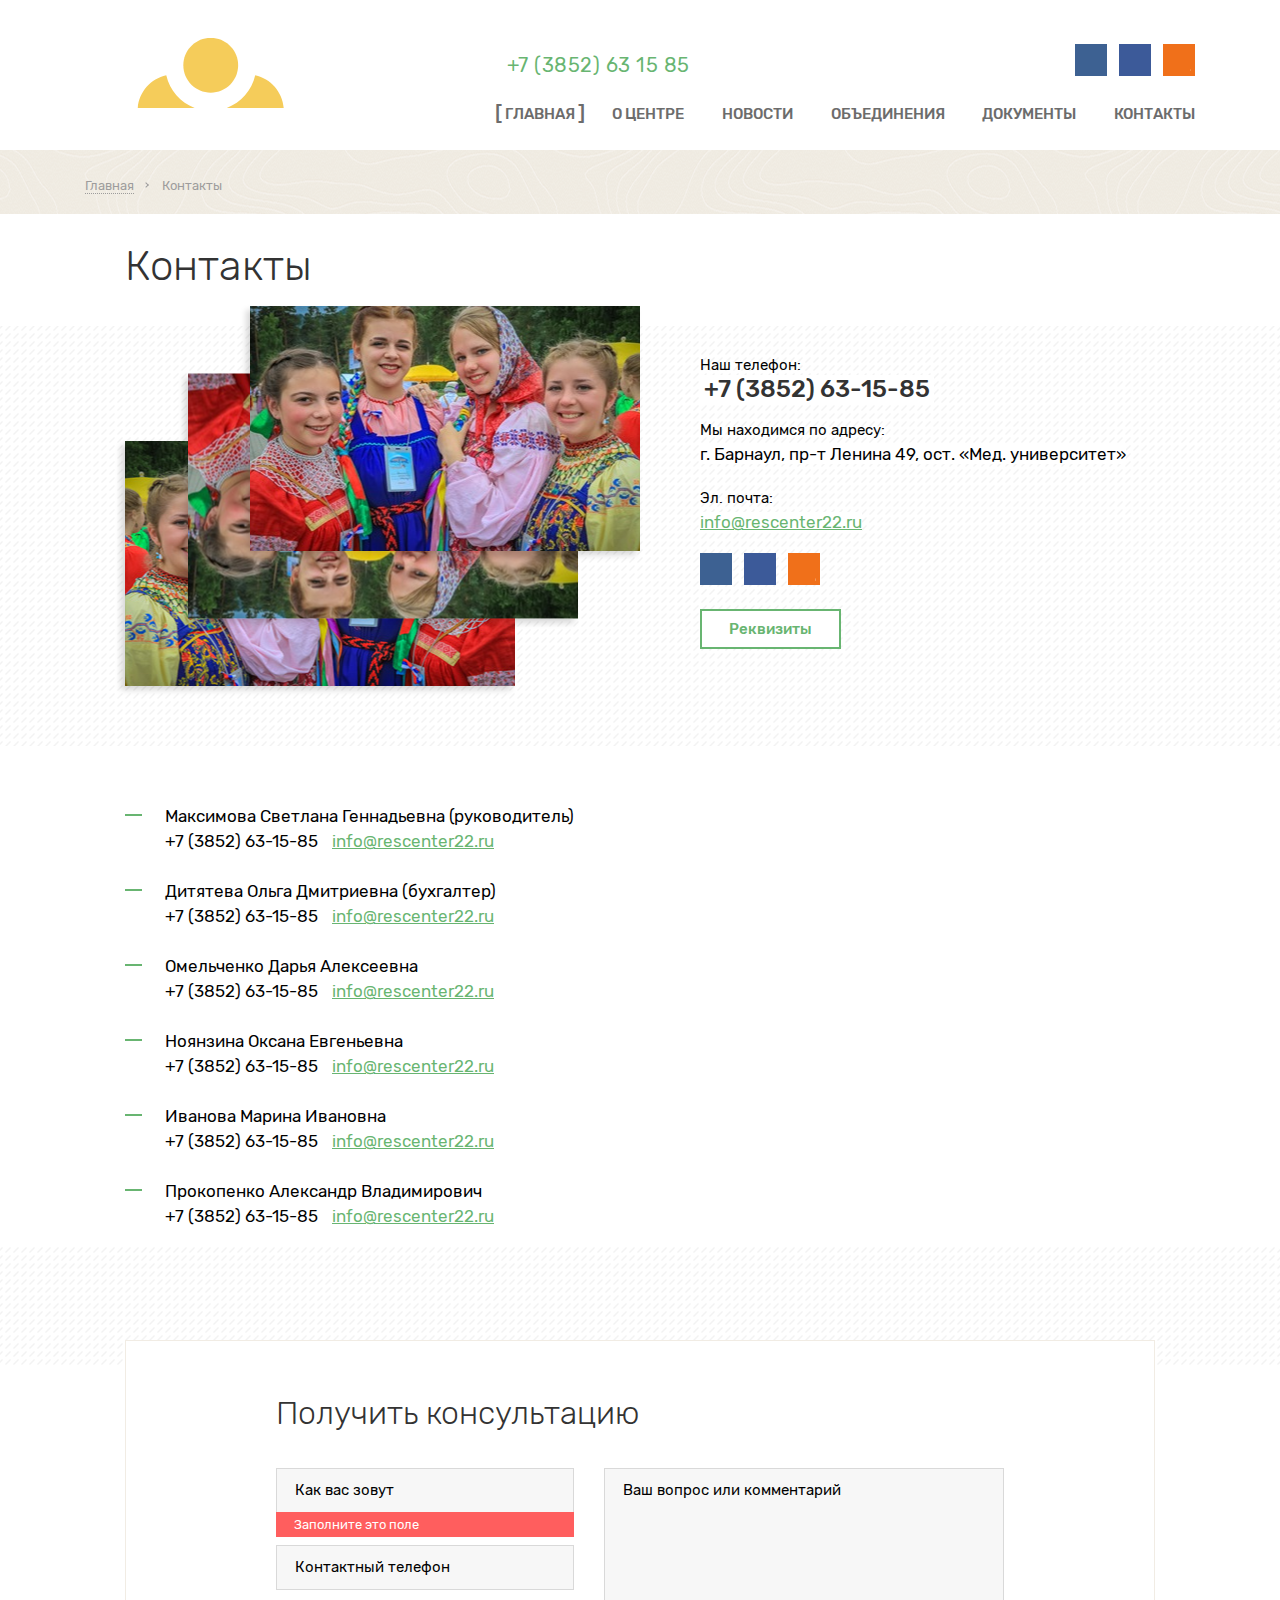
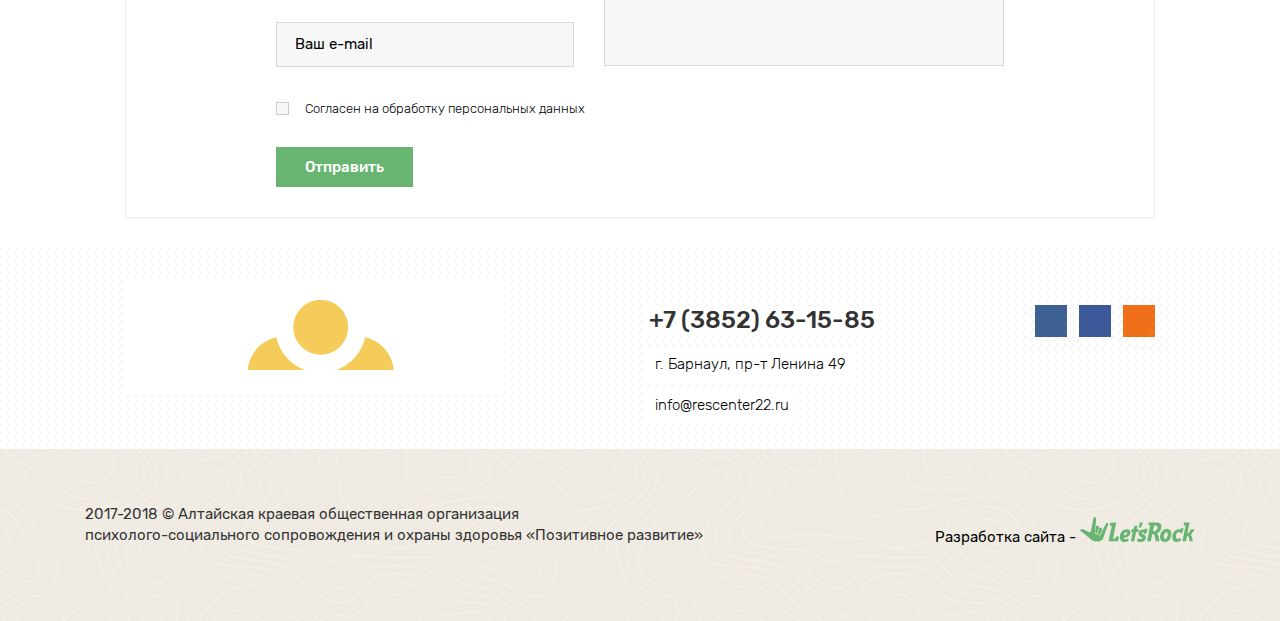
<file: contacts.html>
<!DOCTYPE html>
<html lang="ru">
<head>
	<meta charset="UTF-8">
<title>Title</title>
<link rel="stylesheet" href="css/style.css">
<link rel="icon" type="image/x-icon" href="/img/favicon.ico">
<meta name="viewport" content="width=device-width, initial-scale=1, maximum-scale=1" />
<!-- <meta name="viewport" content="width=1200/> -->
<script src="https://api-maps.yandex.ru/2.1/?lang=ru_RU" type="text/javascript"></script>
</head>
<body>
	<svg class="svg-collections">
	<symbol id="rc-logo" width="2044px" height="411px" viewBox="0 0 20440000 4110002">
		<defs>
		  <style type="text/css">
		   <![CDATA[
		    .fil2 {fill:#F5CC5A}
		    .fil1 {fill:black;fill-rule:nonzero}
		    .fil0 {fill:#0E2B3C;fill-rule:nonzero}
		   ]]>
		  </style>
		 </defs>
		<g>
		  <g>
		   <path class="fil0" d="M4241576 1166859c94997,0 177497,15744 247501,47244 70003,31500 124004,76500 162000,135000 37996,58500 57000,127252 57000,206256 0,79004 -19004,147496 -57000,205500 -37996,58004 -91997,102744 -162000,134244 -70004,31500 -152504,47256 -247501,47256l-183000 0 0 274500 -297000 0 0 -1050000 480000 0zm-18000 541500c61004,0 106997,-13252 138000,-39756 31004,-26492 46501,-64240 46501,-113244 0,-49004 -15497,-87000 -46501,-114000 -31003,-27000 -76996,-40500 -138000,-40500l-165000 0 0 307500 165000 0zm1499670 279000l0 229500 -843000 0 0 -1050000 823500 0 0 229500 -529500 0 0 177000 466500 0 0 222000 -466500 0 0 192000 549000 0zm703170 250500c-109996,0 -208748,-23256 -296244,-69756 -87508,-46500 -156260,-111248 -206256,-194244 -49996,-82996 -75000,-177000 -75000,-282000 0,-105000 25004,-199004 75000,-282000 49996,-82996 118748,-147756 206256,-194256 87496,-46500 186248,-69744 296244,-69744 96000,0 182504,16996 259500,51000 76996,34004 141000,82996 192000,147000l-189000 171000c-67996,-82004 -150496,-123000 -247500,-123000 -57000,0 -107752,12496 -152244,37500 -44504,25004 -79004,60248 -103500,105744 -24508,45508 -36756,97760 -36756,156756 0,58996 12248,111248 36756,156744 24496,45508 58996,80752 103500,105756 44492,25004 95244,37500 152244,37500 97004,0 179504,-40996 247500,-123000l189000 171000c-51000,64004 -115004,112996 -192000,147000 -76996,34004 -163500,51000 -259500,51000zm1588170 -1071000l-435000 811500c-46004,87000 -102248,153000 -168745,198000 -66507,45000 -139252,67500 -218256,67500 -58004,0 -120000,-13004 -186000,-39000l70500 -219000c40996,12000 76004,18000 105000,18000 28997,0 54756,-6496 77256,-19500 22500,-13004 43241,-33496 62244,-61500l-408000 -756000 313500 0 244501 507000 253500 -507000 289500 0zm598169 0c94996,0 177496,15744 247500,47244 70004,31500 124004,76500 162000,135000 37997,58500 57000,127252 57000,206256 0,79004 -19003,147496 -57000,205500 -37996,58004 -91996,102744 -162000,134244 -70004,31500 -152504,47256 -247500,47256l-183000 0 0 274500 -297000 0 0 -1050000 480000 0zm-18000 541500c61004,0 106996,-13252 138000,-39756 31004,-26492 46500,-64240 46500,-113244 0,-49004 -15496,-87000 -46500,-114000 -31004,-27000 -76996,-40500 -138000,-40500l-165000 0 0 307500 165000 0zm1168170 529500c-109996,0 -208748,-23256 -296244,-69756 -87508,-46500 -156260,-111248 -206256,-194244 -49996,-82996 -75000,-177000 -75000,-282000 0,-105000 25004,-199004 75000,-282000 49996,-82996 118748,-147756 206256,-194256 87496,-46500 186248,-69744 296244,-69744 96000,0 182504,16996 259500,51000 76996,34004 141000,82996 192000,147000l-189000 171000c-67996,-82004 -150496,-123000 -247500,-123000 -57000,0 -107752,12496 -152244,37500 -44504,25004 -79004,60248 -103500,105744 -24508,45508 -36756,97760 -36756,156756 0,58996 12248,111248 36756,156744 24496,45508 58996,80752 103500,105756 44492,25004 95244,37500 152244,37500 97004,0 179504,-40996 247500,-123000l189000 171000c-51000,64004 -115004,112996 -192000,147000 -76996,34004 -163500,51000 -259500,51000zm1607670 -1071000l0 1050000 -297000 0 0 -409500 -405000 0 0 409500 -297000 0 0 -1050000 297000 0 0 394500 405000 0 0 -394500 297000 0zm784170 334500c129000,0 228496,28748 298500,86244 70004,57508 105000,142760 105000,255756 0,121004 -39000,213496 -117000,277500 -78000,64004 -186496,96000 -325500,96000l-496501 0 0 -1050000 292500 0 0 334500 243001 0zm-58500 502500c49996,0 89752,-13500 119255,-40500 29493,-27000 44245,-64996 44245,-114000 0,-91004 -54497,-136500 -163500,-136500l-184501 0 0 291000 184501 0zm577500 -837000l292500 0 0 1050000 -292500 0 0 -1050000zm542669 0l292500 0 0 616500 433501 -616500 279000 0 0 1050000 -292501 0 0 -615000 -432000 615000 -280500 0 0 -1050000zm501000 -63000c-106004,0 -183744,-20504 -233244,-61500 -49500,-40996 -74256,-102000 -74256,-183000l199500 0c1004,34996 10004,61004 27000,78000 16996,16996 43996,25500 81000,25500 37004,0 64500,-8504 82500,-25500 18000,-16996 27497,-43004 28500,-78000l199501 0c0,81000 -25004,142004 -75000,183000 -49997,40996 -128504,61500 -235501,61500zm2321671 877500l0 450000 -271501 0 0 -214500 -861000 0 0 -1050000 292500 0 0 814500 403500 0 0 -814500 292501 0 0 814500 144000 0zm1007669 6000l0 229500 -843000 0 0 -1050000 823500 0 0 229500 -529500 0 0 177000 466500 0 0 222000 -466500 0 0 192000 549000 0zm1192170 -820500l0 1050000 -297000 0 0 -409500 -405000 0 0 409500 -297000 0 0 -1050000 297000 0 0 394500 405000 0 0 -394500 297000 0zm1094670 235500l-321000 0 0 814500 -292500 0 0 -814500 -322501 0 0 -235500 936001 0 0 235500zm640169 -235500c94996,0 177496,15744 247500,47244 70004,31500 124004,76500 162000,135000 37997,58500 57000,127252 57000,206256 0,79004 -19003,147496 -57000,205500 -37996,58004 -91996,102744 -162000,134244 -70004,31500 -152504,47256 -247500,47256l-183000 0 0 274500 -297000 0 0 -1050000 480000 0zm-18000 541500c61004,0 106996,-13252 138000,-39756 31004,-26492 46500,-64240 46500,-113244 0,-49004 -15496,-87000 -46500,-114000 -31004,-27000 -76996,-40500 -138000,-40500l-165000 0 0 307500 165000 0z"/>
		   <g>
		    <path class="fil1" d="M3704919 2944478l259205 0 0 328110 -55642 0 0 -281965 -147933 0 0 281965 -55630 0 0 -328110zm321461 164055c0,-60579 16866,-105473 50681,-134646 28145,-24248 62598,-36354 103157,-36354 44988,0 81862,14740 110516,44244 28559,29397 42898,70181 42898,122114 0,42142 -6331,75236 -18969,99354 -12650,24130 -31098,42898 -55311,56268 -24142,13382 -50587,20032 -79134,20032 -45945,0 -83031,-14646 -111378,-44056 -28346,-29385 -42460,-71740 -42460,-126956zm56893 106c0,41941 9177,73323 27496,94087 18449,20858 41516,31299 69449,31299 27603,0 50575,-10441 69000,-31406 18343,-20964 27508,-52889 27508,-95763 0,-40477 -9272,-71138 -27709,-91890 -18437,-20870 -41421,-31288 -68799,-31288 -27933,0 -51000,10323 -69449,31075 -18319,20764 -27496,52063 -27496,93886zm491221 289748l0 -453909 50575 0 0 43098c11905,-16654 25393,-29197 40464,-37512 14965,-8315 33177,-12531 54579,-12531 28016,0 52665,7157 74067,21590 21390,14327 37500,34666 48461,60803 10854,26233 16334,54886 16334,86174 0,33413 -6000,63543 -18023,90413 -12000,26764 -29492,47315 -52453,61630 -22866,14232 -46996,21402 -72284,21402 -18543,0 -35196,-3898 -49854,-11693 -14740,-7807 -26752,-17611 -36236,-29504l0 160039 -55630 0zm50575 -287846c0,42035 8527,73110 25500,93248 17067,20114 37724,30236 61960,30236 24650,0 45721,-10441 63213,-31299 17587,-20859 26339,-53103 26339,-96827 0,-41729 -8540,-72910 -25713,-93673 -17173,-20752 -37606,-31087 -61429,-31087 -23587,0 -44457,11067 -62587,33094 -18224,22134 -27283,54154 -27283,96308zm515338 120944c-20657,17611 -40582,29930 -59645,37205 -19075,7264 -39496,10855 -61429,10855 -36036,0 -63733,-8752 -83126,-26339 -19394,-17492 -29079,-39933 -29079,-67240 0,-16004 3685,-30650 10961,-43937 7370,-13276 16960,-23799 28759,-31819 11906,-8008 25181,-14114 40040,-18213 10960,-2858 27496,-5586 49523,-8338 44882,-5256 78071,-11693 99248,-19075 201,-7583 331,-12425 331,-14421 0,-22548 -5279,-38457 -15815,-47729 -14220,-12543 -35397,-18756 -63425,-18756 -26244,0 -45626,4630 -58063,13796 -12532,9177 -21697,25393 -27709,48791l-54366 -7583c4949,-23291 13063,-42141 24449,-56480 11374,-14339 27815,-25287 49311,-33083 21378,-7689 46346,-11586 74587,-11586 28027,0 50893,3259 68492,9897 17480,6638 30449,14859 38669,24862 8221,10016 14008,22666 17386,37938 1795,9484 2728,26551 2728,51106l0 73760c0,51519 1170,84071 3485,97866 2208,13807 6850,26976 13594,39626l-58157 0c-5587,-11693 -9166,-25394 -10749,-41103zm-4417 -123271c-20244,8220 -50586,15165 -91039,20858 -22984,3272 -39201,6957 -48685,11067 -9485,4110 -16760,10122 -21922,17917 -5149,7902 -7795,16642 -7795,26351 0,14634 5587,26964 16854,36756 11280,9803 27721,14763 49312,14763 21389,0 40464,-4653 57212,-14031 16654,-9272 28984,-22004 36780,-38138 6012,-12531 8952,-30968 8952,-55311l331 -20232zm207331 15815l0 -43630c23409,-201 39413,-1158 47835,-2740 8539,-1689 16653,-6532 24236,-14740 7583,-8233 11386,-18449 11386,-30780 0,-14846 -4949,-26870 -14965,-35705 -10004,-8964 -22866,-13393 -38775,-13393 -31300,0 -53209,18330 -65752,54992l-53103 -8835c16441,-61110 56268,-91665 119280,-91665 34984,0 62374,9484 82287,28547 19914,19075 29823,41835 29823,68279 0,26658 -12969,47941 -38776,63638 16536,8859 28867,20126 37193,33827 8221,13689 12331,29917 12331,48661 0,29410 -10748,53233 -32138,71552 -21496,18342 -51413,27508 -89976,27508 -74823,0 -118229,-33095 -130134,-99260l52476 -11386c4737,20858 14327,37098 28866,48579 14540,11480 31075,17173 49843,17173 18756,0 34346,-5268 46783,-15898 12426,-10547 18650,-24035 18650,-40476 0,-12732 -3898,-23799 -11705,-33284 -7795,-9484 -16110,-15378 -24968,-17716 -8847,-2421 -24862,-3567 -48047,-3567 -1890,0 -6107,106 -12650,319zm217169 -179551l128008 0c31406,0 54792,2645 70181,7901 15272,5268 28441,14858 39402,28878 11067,14114 16547,30874 16547,50457 0,15697 -3271,29409 -9685,40996 -6543,11693 -16240,21496 -29303,29291 15378,5162 28134,14752 38362,28866 10110,14020 15177,30780 15177,50055 -2019,31075 -13169,54154 -33307,69119 -20126,15059 -49417,22547 -87767,22547l-147615 0 0 -328110zm55630 138448l58996 0c23516,0 39733,-1263 48485,-3685 8846,-2527 16748,-7488 23693,-15071 6956,-7476 10441,-16535 10441,-27070 0,-17386 -6107,-29410 -18237,-36248 -12212,-6851 -33071,-10229 -62586,-10229l-60792 0 0 92303zm0 144142l73028 0c31382,0 52996,-3685 64689,-10960 11693,-7382 17799,-19914 18437,-37937 0,-10418 -3366,-20221 -10122,-29174 -6839,-8964 -15697,-14657 -26551,-16972 -10843,-2410 -28347,-3579 -52359,-3579l-67122 0 0 98622zm280276 -282590l55630 0 0 250240 154571 -250240 59740 0 0 328110 -55630 0 0 -248670 -154358 248670 -59953 0 0 -328110zm324106 0l265524 0 0 46145 -104964 0 0 281965 -55619 0 0 -281965 -104941 0 0 -46145zm318627 0l55629 0 0 250240 154571 -250240 59741 0 0 328110 -55630 0 0 -248670 -154359 248670 -59952 0 0 -328110zm353799 0l55653 0 0 137185 67630 0c4961,-46772 19607,-82500 43937,-107150 24449,-24661 56056,-36980 94937,-36980 33083,0 59221,6626 78296,20008 19169,13381 34972,31724 47409,55216 12425,23386 18638,54898 18638,94512 0,56480 -12839,99354 -38563,128551 -25701,29173 -60579,43725 -104622,43725 -40890,0 -73654,-13595 -98410,-40678 -24661,-27177 -38563,-64382 -41622,-111697l-67630 0 0 145418 -55653 0 0 -328110zm265216 40452c-27177,0 -48354,10441 -63531,31300 -15177,20763 -22760,49937 -22760,87555 0,45000 7583,77870 22866,98834 15272,20965 35705,31406 61217,31406 25382,0 46146,-9685 62374,-29091 16110,-19382 24224,-50669 24224,-93767 0,-42036 -7051,-73654 -21071,-94619 -14007,-21070 -35078,-31618 -63319,-31618zm383953 -40452l189036 0 0 46145 -133406 0 0 281965 -55630 0 0 -328110zm230540 453909l0 -453909 50575 0 0 43098c11905,-16654 25393,-29197 40452,-37512 14965,-8315 33189,-12531 54591,-12531 28016,0 52665,7157 74067,21590 21390,14327 37500,34666 48461,60803 10854,26233 16334,54886 16334,86174 0,33413 -6000,63543 -18023,90413 -12000,26764 -29492,47315 -52465,61630 -22854,14232 -46996,21402 -72272,21402 -18555,0 -35196,-3898 -49854,-11693 -14740,-7807 -26764,-17611 -36248,-29504l0 160039 -55618 0zm50575 -287846c0,42035 8527,73110 25488,93248 17079,20114 37724,30236 61961,30236 24661,0 45732,-10441 63224,-31299 17587,-20859 26339,-53103 26339,-96827 0,-41729 -8540,-72910 -25713,-93673 -17173,-20752 -37606,-31087 -61429,-31087 -23599,0 -44457,11067 -62587,33094 -18236,22134 -27283,54154 -27283,96308zm515338 120944c-20657,17611 -40582,29930 -59645,37205 -19075,7264 -39508,10855 -61429,10855 -36036,0 -63733,-8752 -83138,-26339 -19382,-17492 -29067,-39933 -29067,-67240 0,-16004 3685,-30650 10960,-43937 7371,-13276 16961,-23799 28760,-31819 11906,-8008 25181,-14114 40040,-18213 10960,-2858 27484,-5586 49512,-8338 44893,-5256 78082,-11693 99248,-19075 212,-7583 330,-12425 330,-14421 0,-22548 -5267,-38457 -15815,-47729 -14208,-12543 -35385,-18756 -63425,-18756 -26232,0 -45614,4630 -58051,13796 -12532,9177 -21709,25393 -27709,48791l-54378 -7583c4961,-23291 13075,-42141 24449,-56480 11386,-14339 27827,-25287 49311,-33083 21390,-7689 46358,-11586 74599,-11586 28027,0 50893,3259 68480,9897 17492,6638 30449,14859 38681,24862 8221,10016 14008,22666 17386,37938 1795,9484 2728,26551 2728,51106l0 73760c0,51519 1170,84071 3485,97866 2208,13807 6850,26976 13582,39626l-58146 0c-5586,-11693 -9165,-25394 -10748,-41103zm-4429 -123271c-20232,8220 -50575,15165 -91027,20858 -22985,3272 -39201,6957 -48685,11067 -9485,4110 -16760,10122 -21922,17917 -5161,7902 -7795,16642 -7795,26351 0,14634 5575,26964 16854,36756 11280,9803 27721,14763 49312,14763 21389,0 40452,-4653 57212,-14031 16654,-9272 28984,-22004 36780,-38138 6000,-12531 8941,-30968 8941,-55311l330 -20232zm340229 -163736l0 141614c17905,0 30543,-3378 37807,-10016 7275,-6744 17705,-26433 31193,-59315 12649,-31181 24130,-51000 34453,-59634 10110,-8445 26137,-12649 48153,-12649l20339 0 0 45826 -15071 -307c-14858,0 -24236,2209 -28347,6544 -4311,4523 -10960,18000 -19795,40452 -8232,21485 -15815,36237 -22760,44563 -6968,8221 -17929,15709 -32669,22548 24024,6437 47421,28653 70287,66803l61004 101681 -61110 0 -59445 -101587c-12106,-20634 -22748,-34122 -31701,-40559 -9059,-6413 -19819,-9579 -32338,-9579l0 151725 -56906 0 0 -151725c-12330,0 -22984,3166 -31925,9473 -9071,6319 -19606,19925 -31618,40795l-59941 101457 -61122 0 60791 -101681c23091,-38150 46689,-60366 70713,-66803 -16441,-7583 -28028,-15910 -34571,-24863 -6626,-8964 -16429,-30342 -29598,-64169 -4536,-11386 -9378,-18331 -14552,-20870 -5374,-2622 -13275,-3898 -23799,-3898 -2646,0 -8126,107 -16334,319l0 -46145 7688 0c21485,0 36556,1263 45308,3897 8752,2540 16547,8008 23492,16335 6850,8315 15815,25594 26764,52051 13381,32339 23716,51945 30885,58890 7146,6956 19796,10441 37819,10441l0 -141614 56906 0zm268039 0l228863 0 0 282590 35385 0 0 138449 -45519 0 0 -92929 -258556 0 0 92929 -45519 0 0 -138449 29079 0c39200,-53209 57956,-147413 56267,-282590zm46146 46145c-4110,106536 -20551,185339 -49311,236445l176386 0 0 -236445 -127075 0zm493417 240862c-20645,17611 -40570,29930 -59633,37205 -19075,7264 -39508,10855 -61430,10855 -36035,0 -63732,-8752 -83137,-26339 -19382,-17492 -29067,-39933 -29067,-67240 0,-16004 3685,-30650 10960,-43937 7370,-13276 16961,-23799 28760,-31819 11894,-8008 25181,-14114 40040,-18213 10960,-2858 27484,-5586 49511,-8338 44894,-5256 78083,-11693 99248,-19075 213,-7583 331,-12425 331,-14421 0,-22548 -5268,-38457 -15815,-47729 -14208,-12543 -35386,-18756 -63425,-18756 -26232,0 -45614,4630 -58063,13796 -12520,9177 -21697,25393 -27697,48791l-54378 -7583c4961,-23291 13075,-42141 24449,-56480 11386,-14339 27827,-25287 49311,-33083 21390,-7689 46358,-11586 74598,-11586 28028,0 50894,3259 68481,9897 17492,6638 30449,14859 38681,24862 8209,10016 14008,22666 17386,37938 1795,9484 2728,26551 2728,51106l0 73760c0,51519 1169,84071 3484,97866 2209,13807 6851,26976 13583,39626l-58146 0c-5586,-11693 -9165,-25394 -10760,-41103zm-4417 -123271c-20232,8220 -50575,15165 -91027,20858 -22985,3272 -39201,6957 -48686,11067 -9484,4110 -16759,10122 -21921,17917 -5161,7902 -7795,16642 -7795,26351 0,14634 5575,26964 16854,36756 11280,9803 27721,14763 49311,14763 21390,0 40453,-4653 57213,-14031 16653,-9272 28984,-22004 36779,-38138 6000,-12531 8941,-30968 8941,-55311l331 -20232zm141709 -163736l55630 0 0 136547 154264 0 0 -136547 55630 0 0 328110 -55630 0 0 -145418 -154264 0 0 145418 -55630 0 0 -328110zm563386 207992l54378 7594c-6024,37394 -21189,66579 -45744,87756 -24555,21177 -54780,31725 -90496,31725 -44788,0 -80823,-14646 -108000,-43937 -27307,-29304 -40890,-71233 -40890,-125812 0,-35397 5894,-66283 17610,-92834 11693,-26445 29492,-46347 53516,-59528 23905,-13275 49937,-19901 78177,-19901 35516,0 64701,8941 87248,26964 22654,18012 37193,43630 43512,76701l-53728 8220c-5174,-22015 -14233,-38563 -27402,-49736 -13075,-11067 -28866,-16641 -47421,-16641 -28028,0 -50788,10015 -68374,30023 -17492,20138 -26244,51744 -26244,95150 0,44055 8444,75968 25299,95882 16960,19913 38976,29929 66047,29929 21933,0 40158,-6650 54697,-20020 14646,-13275 23917,-33827 27815,-61535zm101161 -207992l55630 0 0 141614c17693,0 30130,-3378 37300,-10229 7051,-6732 17492,-26445 31393,-59208 10961,-25914 19819,-42981 26551,-51213 6863,-8209 14658,-13795 23493,-16653 8964,-2835 23196,-4311 42685,-4311l11161 0 0 45826 -15484 -307c-14646,0 -24024,2209 -28134,6544 -4311,4523 -10961,18000 -19819,40452 -8421,21485 -16110,36343 -23173,44563 -6945,8221 -17799,15709 -32445,22548 23917,6437 47516,28653 70689,66803l61016 101681 -61122 0 -60154 -101362c-12118,-20540 -22654,-34028 -31606,-40571 -9071,-6532 -19807,-9792 -32351,-9792l0 151725 -55630 0 0 -328110zm277217 0l55630 0 0 250240 154571 -250240 59740 0 0 328110 -55630 0 0 -248670 -154358 248670 -59953 0 0 -328110zm315248 328110l119799 -169961 -110941 -158149 68386 0 51827 77444c9591,14552 17173,26339 22547,35622 9378,-13181 17705,-25074 25181,-35728l54579 -77338 67973 0 -111591 158149 118854 169961 -67641 0 -67866 -101150 -15485 -24342 -87661 125492 -67961 0zm529689 -328110l55618 0 0 250240 154583 -250240 59740 0 0 328110 -55630 0 0 -248670 -154358 248670 -59953 0 0 -328110zm353174 0l55630 0 0 136547 154263 0 0 -136547 55630 0 0 328110 -55630 0 0 -145418 -154263 0 0 145418 -55630 0 0 -328110zm349075 0l55630 0 0 250240 154582 -250240 59729 0 0 328110 -55618 0 0 -248670 -154359 248670 -59964 0 0 -328110zm353811 0l55642 0 0 282590 154252 0 0 -282590 55630 0 0 282590 36035 0 0 138449 -45520 0 0 -92929 -256039 0 0 -328110zm361512 0l55630 0 0 250240 154582 -250240 59729 0 0 328110 -55618 0 0 -248670 -154359 248670 -59964 0 0 -328110zm567496 287007c-20646,17611 -40571,29930 -59646,37205 -19063,7264 -39496,10855 -61417,10855 -36035,0 -63732,-8752 -83138,-26339 -19382,-17492 -29079,-39933 -29079,-67240 0,-16004 3697,-30650 10961,-43937 7382,-13276 16972,-23799 28772,-31819 11893,-8008 25169,-14114 40027,-18213 10961,-2858 27496,-5586 49524,-8338 44894,-5256 78071,-11693 99248,-19075 213,-7583 331,-12425 331,-14421 0,-22548 -5268,-38457 -15815,-47729 -14221,-12543 -35398,-18756 -63425,-18756 -26233,0 -45615,4630 -58063,13796 -12532,9177 -21697,25393 -27697,48791l-54378 -7583c4960,-23291 13074,-42141 24448,-56480 11375,-14339 27827,-25287 49312,-33083 21389,-7689 46358,-11586 74598,-11586 28028,0 50894,3259 68480,9897 17492,6638 30449,14859 38681,24862 8209,10016 14008,22666 17386,37938 1784,9484 2729,26551 2729,51106l0 73760c0,51519 1169,84071 3484,97866 2209,13807 6850,26976 13583,39626l-58146 0c-5587,-11693 -9177,-25394 -10760,-41103zm-4417 -123271c-20233,8220 -50575,15165 -91040,20858 -22984,3272 -39200,6957 -48685,11067 -9472,4110 -16748,10122 -21921,17917 -5150,7902 -7795,16642 -7795,26351 0,14634 5586,26964 16866,36756 11268,9803 27720,14763 49311,14763 21378,0 40453,-4653 57213,-14031 16641,-9272 28984,-22004 36779,-38138 6000,-12531 8941,-30968 8941,-55311l331 -20232zm98728 -163736l265524 0 0 46145 -104953 0 0 281965 -55630 0 0 -281965 -104941 0 0 -46145zm318626 0l55630 0 0 250240 154571 -250240 59740 0 0 328110 -55630 0 0 -248670 -154358 248670 -59953 0 0 -328110zm353185 0l128008 0c31406,0 54792,2645 70170,7901 15283,5268 28452,14858 39413,28878 11067,14114 16547,30874 16547,50457 0,15697 -3271,29409 -9697,40996 -6543,11693 -16228,21496 -29291,29291 15378,5162 28134,14752 38362,28866 10111,14020 15166,30780 15166,50055 -2008,31075 -13170,54154 -33296,69119 -20137,15059 -49417,22547 -87767,22547l-147615 0 0 -328110zm55619 138448l59007 0c23504,0 39721,-1263 48473,-3685 8858,-2527 16760,-7488 23705,-15071 6956,-7476 10441,-16535 10441,-27070 0,-17386 -6119,-29410 -18237,-36248 -12224,-6851 -33082,-10229 -62586,-10229l-60803 0 0 92303zm0 144142l73027 0c31394,0 53008,-3685 64701,-10960 11693,-7382 17799,-19914 18437,-37937 0,-10418 -3378,-20221 -10122,-29174 -6839,-8964 -15697,-14657 -26551,-16972 -10843,-2410 -28347,-3579 -52359,-3579l-67133 0 0 98622zm455929 -282590l55630 0 0 250240 154582 -250240 59729 0 0 328110 -55630 0 0 -248670 -154347 248670 -59964 0 0 -328110zm743150 207992l54366 7594c-6012,37394 -21189,66579 -45732,87756 -24556,21177 -54780,31725 -90508,31725 -44788,0 -80823,-14646 -108000,-43937 -27296,-29304 -40890,-71233 -40890,-125812 0,-35397 5905,-66283 17610,-92834 11693,-26445 29492,-46347 53528,-59528 23905,-13275 49937,-19901 78177,-19901 35504,0 64689,8941 87236,26964 22654,18012 37205,43630 43524,76701l-53740 8220c-5162,-22015 -14233,-38563 -27402,-49736 -13063,-11067 -28866,-16641 -47409,-16641 -28028,0 -50788,10015 -68386,30023 -17481,20138 -26233,51744 -26233,95150 0,44055 8433,75968 25300,95882 16960,19913 38976,29929 66047,29929 21921,0 40157,-6650 54685,-20020 14646,-13275 23929,-33827 27827,-61535zm87980 -43937c0,-60579 16866,-105473 50693,-134646 28134,-24248 62587,-36354 103146,-36354 44988,0 81862,14740 110527,44244 28548,29397 42886,70181 42886,122114 0,42142 -6331,75236 -18968,99354 -12650,24130 -31087,42898 -55311,56268 -24130,13382 -50587,20032 -79134,20032 -45933,0 -83032,-14646 -111378,-44056 -28347,-29385 -42461,-71740 -42461,-126956zm56906 106c0,41941 9165,73323 27484,94087 18449,20858 41516,31299 69449,31299 27614,0 50575,-10441 69012,-31406 18330,-20964 27507,-52889 27507,-95763 0,-40477 -9283,-71138 -27720,-91890 -18425,-20870 -41410,-31288 -68799,-31288 -27933,0 -51000,10323 -69449,31075 -18319,20764 -27484,52063 -27484,93886zm345283 -164161l228851 0 0 282590 35397 0 0 138449 -45519 0 0 -92929 -258567 0 0 92929 -45508 0 0 -138449 29067 0c39200,-53209 57956,-147413 56279,-282590zm46146 46145c-4110,106536 -20551,185339 -49311,236445l176374 0 0 -236445 -127063 0zm502902 175748l57519 7595c-8952,33401 -25700,59421 -50137,77858 -24449,18449 -55642,27721 -93686,27721 -47834,0 -85759,-14752 -113787,-44268 -28016,-29386 -42047,-70795 -42047,-124004 0,-55004 14126,-97772 42472,-128114 28347,-30449 65114,-45626 110315,-45626 43725,0 79453,14846 107150,44669 27720,29823 41622,71752 41622,125799 0,3272 -106,8232 -319,14752l-244335 0c2103,35929 12225,63544 30555,82618 18225,19063 41091,28654 68374,28654 20339,0 37725,-5374 52063,-16122 14422,-10748 25808,-27933 34241,-51532zm-182067 -89138l182693 0c-2422,-27590 -9485,-48248 -20965,-62055 -17598,-21389 -40559,-32137 -68693,-32137 -25500,0 -46890,8539 -64276,25606 -17279,17067 -26870,39933 -28759,68586zm309874 -132755l55618 0 0 250240 154583 -250240 59740 0 0 328110 -55630 0 0 -248670 -154358 248670 -59953 0 0 -328110zm192177 -121382l37937 0c-3047,26031 -12531,46039 -28346,59964 -15804,14008 -36768,20965 -63012,20965 -26339,0 -47410,-6957 -63107,-20764 -15696,-13902 -25181,-33921 -28240,-60165l37937 0c2835,14232 8622,24862 17174,31818 8527,7063 20125,10548 34547,10548 16760,0 29409,-3378 37937,-10229 8539,-6732 14338,-17492 17173,-32137zm375319 329374l54366 7594c-6012,37394 -21189,66579 -45744,87756 -24543,21177 -54768,31725 -90496,31725 -44787,0 -80823,-14646 -108000,-43937 -27295,-29304 -40890,-71233 -40890,-125812 0,-35397 5906,-66283 17610,-92834 11693,-26445 29493,-46347 53528,-59528 23906,-13275 49937,-19901 78177,-19901 35504,0 64689,8941 87236,26964 22654,18012 37205,43630 43524,76701l-53740 8220c-5161,-22015 -14232,-38563 -27402,-49736 -13063,-11067 -28866,-16641 -47409,-16641 -28040,0 -50788,10015 -68386,30023 -17492,20138 -26232,51744 -26232,95150 0,44055 8433,75968 25287,95882 16973,19913 38977,29929 66059,29929 21921,0 40158,-6650 54685,-20020 14646,-13275 23929,-33827 27827,-61535zm72709 -207992l265523 0 0 46145 -104952 0 0 281965 -55630 0 0 -281965 -104941 0 0 -46145zm318626 0l128008 0c31405,0 54791,2645 70169,7901 15284,5268 28453,14858 39414,28878 11066,14114 16547,30874 16547,50457 0,15697 -3272,29409 -9697,40996 -6532,11693 -16228,21496 -29291,29291 15378,5162 28133,14752 38362,28866 10110,14020 15177,30780 15177,50055 -2020,31075 -13181,54154 -33307,69119 -20126,15059 -49418,22547 -87768,22547l-147614 0 0 -328110zm55630 138448l58996 0c23504,0 39720,-1263 48472,-3685 8859,-2527 16760,-7488 23705,-15071 6957,-7476 10441,-16535 10441,-27070 0,-17386 -6106,-29410 -18236,-36248 -12213,-6851 -33083,-10229 -62587,-10229l-60791 0 0 92303zm0 144142l73016 0c31393,0 53007,-3685 64700,-10960 11693,-7382 17800,-19914 18437,-37937 0,-10418 -3366,-20221 -10122,-29174 -6838,-8964 -15697,-14657 -26551,-16972 -10842,-2410 -28346,-3579 -52358,-3579l-67122 0 0 98622zm280275 -282590l55619 0 0 250240 154582 -250240 59741 0 0 328110 -55630 0 0 -248670 -154359 248670 -59953 0 0 -328110zm353800 0l55653 0 0 137185 67630 0c4961,-46772 19607,-82500 43937,-107150 24449,-24661 56056,-36980 94926,-36980 33094,0 59232,6626 78307,20008 19169,13381 34972,31724 47409,55216 12425,23386 18638,54898 18638,94512 0,56480 -12839,99354 -38563,128551 -25701,29173 -60579,43725 -104622,43725 -40890,0 -73654,-13595 -98410,-40678 -24661,-27177 -38563,-64382 -41622,-111697l-67630 0 0 145418 -55653 0 0 -328110zm265216 40452c-27189,0 -48354,10441 -63531,31300 -15177,20763 -22760,49937 -22760,87555 0,45000 7583,77870 22866,98834 15272,20965 35705,31406 61205,31406 25394,0 46146,-9685 62386,-29091 16110,-19382 24224,-50669 24224,-93767 0,-42036 -7051,-73654 -21071,-94619 -14007,-21070 -35078,-31618 -63319,-31618zm-14787690 665812l55630 0 0 250240 154571 -250240 59740 0 0 328098 -55630 0 0 -248657 -154347 248657 -59964 0 0 -328098zm353185 0l55630 0 0 136547 154264 0 0 -136547 55618 0 0 328098 -55618 0 0 -145405 -154264 0 0 145405 -55630 0 0 -328098zm319996 0l265524 0 0 46133 -104953 0 0 281965 -55630 0 0 -281965 -104941 0 0 -46133zm535359 221893l57519 7583c-8952,33413 -25701,59421 -50138,77870 -24448,18437 -55653,27721 -93685,27721 -47834,0 -85759,-14764 -113799,-44268 -28016,-29386 -42035,-70807 -42035,-124016 0,-54992 14126,-97772 42472,-128114 28347,-30449 65114,-45614 110315,-45614 43725,0 79453,14834 107150,44657 27720,29823 41622,71764 41622,125811 0,3260 -106,8221 -319,14752l-244347 0c2115,35929 12237,63544 30556,82607 18236,19074 41102,28665 68385,28665 20339,0 37725,-5374 52063,-16134 14422,-10736 25808,-27921 34241,-51520zm-182067 -89137l182693 0c-2422,-27603 -9485,-48249 -20965,-62067 -17598,-21378 -40559,-32138 -68693,-32138 -25500,0 -46902,8539 -64276,25618 -17279,17067 -26870,39933 -28759,68587zm309874 -132756l189023 0 0 46133 -133405 0 0 281965 -55618 0 0 -328098zm230527 453909l0 -453909 50575 0 0 43098c11906,-16654 25394,-29197 40465,-37524 14953,-8315 33177,-12519 54579,-12519 28015,0 52665,7145 74066,21590 21390,14315 37501,34666 48461,60792 10854,26244 16335,54897 16335,86185 0,33401 -6000,63543 -18024,90413 -12000,26752 -29492,47303 -52453,61630 -22866,14232 -47008,21402 -72283,21402 -18543,0 -35197,-3898 -49854,-11693 -14741,-7819 -26752,-17611 -36237,-29516l0 160051 -55630 0zm50575 -287858c0,42047 8528,73122 25500,93248 17067,20114 37713,30248 61961,30248 24649,0 45720,-10441 63212,-31299 17587,-20870 26339,-53114 26339,-96839 0,-41716 -8539,-72898 -25713,-93661 -17173,-20752 -37606,-31087 -61429,-31087 -23586,0 -44456,11055 -62586,33083 -18225,22134 -27284,54153 -27284,96307z"/>
		    <path class="fil1" d="M5837707 3937750c-20658,17598 -40583,29929 -59646,37192 -19075,7276 -39508,10867 -61429,10867 -36035,0 -63732,-8752 -83126,-26351 -19394,-17480 -29079,-39933 -29079,-67228 0,-16016 3685,-30662 10961,-43937 7370,-13276 16961,-23799 28760,-31819 11905,-8008 25181,-14114 40039,-18225 10961,-2846 27496,-5586 49524,-8326 44882,-5256 78071,-11693 99248,-19075 201,-7583 319,-12425 319,-14421 0,-22559 -5268,-38457 -15803,-47729 -14221,-12543 -35398,-18756 -63426,-18756 -26244,0 -45626,4618 -58063,13796 -12531,9165 -21696,25382 -27708,48791l-54366 -7594c4948,-23280 13063,-42142 24437,-56481 11385,-14327 27826,-25275 49311,-33071 21389,-7689 46358,-11586 74598,-11586 28028,0 50894,3248 68492,9897 17481,6626 30449,14859 38670,24863 8220,10003 14007,22653 17385,37937 1796,9472 2729,26551 2729,51094l0 73760c0,51520 1169,84083 3484,97878 2209,13795 6850,26965 13595,39614l-58158 0c-5587,-11693 -9165,-25382 -10748,-41090zm-4429 -123284c-20232,8232 -50575,15177 -91028,20870 -22984,3260 -39201,6957 -48685,11055 -9484,4110 -16760,10134 -21921,17929 -5150,7902 -7795,16630 -7795,26339 0,14634 5586,26976 16854,36768 11280,9791 27720,14752 49311,14752 21390,0 40453,-4642 57213,-14020 16653,-9272 28984,-22016 36779,-38138 6012,-12531 8953,-30980 8953,-55323l319 -20232zm142335 -163724l55641 0 0 282578 154252 0 0 -282578 55630 0 0 282578 36036 0 0 138461 -45520 0 0 -92941 -256039 0 0 -328098zm361523 0l55618 0 0 250240 154583 -250240 59740 0 0 328098 -55630 0 0 -248657 -154358 248657 -59953 0 0 -328098zm353174 0l55630 0 0 250240 154582 -250240 59729 0 0 328098 -55618 0 0 -248657 -154359 248657 -59964 0 0 -328098zm528838 0l55630 0 0 136547 154264 0 0 -136547 55630 0 0 328098 -55630 0 0 -145405 -154264 0 0 145405 -55630 0 0 -328098zm563386 287008c-20657,17598 -40570,29929 -59645,37192 -19075,7276 -39496,10867 -61418,10867 -36035,0 -63744,-8752 -83137,-26351 -19382,-17480 -29079,-39933 -29079,-67228 0,-16016 3685,-30662 10961,-43937 7381,-13276 16960,-23799 28759,-31819 11906,-8008 25181,-14114 40040,-18225 10960,-2846 27496,-5586 49523,-8326 44894,-5256 78071,-11693 99248,-19075 213,-7583 331,-12425 331,-14421 0,-22559 -5279,-38457 -15815,-47729 -14220,-12543 -35397,-18756 -63425,-18756 -26244,0 -45626,4618 -58063,13796 -12532,9165 -21697,25382 -27709,48791l-54366 -7594c4961,-23280 13063,-42142 24449,-56481 11374,-14327 27815,-25275 49311,-33071 21378,-7689 46346,-11586 74587,-11586 28039,0 50893,3248 68492,9897 17480,6626 30449,14859 38669,24863 8221,10003 14008,22653 17386,37937 1795,9472 2740,26551 2740,51094l0 73760c0,51520 1158,84083 3473,97878 2208,13795 6862,26965 13594,39614l-58157 0c-5587,-11693 -9166,-25382 -10749,-41090zm-4417 -123284c-20244,8232 -50586,15177 -91039,20870 -22984,3260 -39201,6957 -48685,11055 -9485,4110 -16760,10134 -21922,17929 -5149,7902 -7795,16630 -7795,26339 0,14634 5587,26976 16854,36768 11280,9791 27721,14752 49312,14752 21389,0 40464,-4642 57212,-14020 16654,-9272 28984,-22016 36780,-38138 6012,-12531 8952,-30980 8952,-55323l331 -20232zm141697 290185l0 -453909 50587 0 0 43098c11905,-16654 25382,-29197 40452,-37524 14965,-8315 33189,-12519 54579,-12519 28016,0 52677,7145 74079,21590 21378,14315 37500,34666 48461,60792 10854,26244 16334,54897 16334,86185 0,33401 -6000,63543 -18023,90413 -12012,26752 -29492,47303 -52465,61630 -22866,14232 -46996,21402 -72283,21402 -18544,0 -35197,-3898 -49843,-11693 -14740,-7819 -26764,-17611 -36248,-29516l0 160051 -55630 0zm50587 -287858c0,42047 8527,73122 25488,93248 17067,20114 37724,30248 61961,30248 24661,0 45732,-10441 63212,-31299 17599,-20870 26351,-53114 26351,-96839 0,-41716 -8552,-72898 -25725,-93661 -17173,-20752 -37594,-31087 -61417,-31087 -23599,0 -44457,11055 -62587,33083 -18236,22134 -27283,54153 -27283,96307zm280157 -1996c0,-60591 16855,-105473 50681,-134658 28134,-24236 62587,-36342 103146,-36342 45000,0 81874,14740 110528,44244 28547,29386 42886,70169 42886,122114 0,42142 -6331,75236 -18969,99354 -12638,24130 -31087,42886 -55311,56268 -24130,13382 -50575,20032 -79134,20032 -45933,0 -83031,-14658 -111378,-44056 -28335,-29397 -42449,-71752 -42449,-126956zm56894 106c0,41929 9165,73323 27496,94087 18437,20858 41516,31299 69437,31299 27614,0 50587,-10441 69012,-31406 18342,-20976 27508,-52901 27508,-95775 0,-40465 -9272,-71126 -27721,-91890 -18425,-20858 -41409,-31276 -68799,-31276 -27921,0 -51000,10311 -69437,31075 -18331,20752 -27496,52051 -27496,93886zm345284 -164161l228862 0 0 282578 35386 0 0 138461 -45520 0 0 -92941 -258555 0 0 92941 -45520 0 0 -138461 29079 0c39201,-53208 57957,-147401 56268,-282578zm46145 46133c-4110,106548 -20551,185351 -49311,236445l176386 0 0 -236445 -127075 0zm258248 117922c0,-60591 16855,-105473 50682,-134658 28133,-24236 62586,-36342 103145,-36342 45000,0 81874,14740 110528,44244 28559,29386 42886,70169 42886,122114 0,42142 -6331,75236 -18957,99354 -12650,24130 -31098,42886 -55323,56268 -24130,13382 -50575,20032 -79134,20032 -45933,0 -83031,-14658 -111366,-44056 -28346,-29397 -42461,-71752 -42461,-126956zm56894 106c0,41929 9177,73323 27496,94087 18437,20858 41516,31299 69437,31299 27614,0 50587,-10441 69012,-31406 18343,-20976 27508,-52901 27508,-95775 0,-40465 -9272,-71126 -27720,-91890 -18426,-20858 -41410,-31276 -68800,-31276 -27921,0 -51000,10311 -69437,31075 -18319,20752 -27496,52051 -27496,93886zm315567 -164161l128008 0c31406,0 54791,2633 70181,7889 15272,5280 28441,14859 39402,28890 11067,14114 16547,30862 16547,50457 0,15697 -3272,29409 -9685,40996 -6543,11693 -16240,21484 -29303,29279 15378,5174 28134,14752 38362,28867 10110,14031 15177,30779 15177,50067 -2019,31074 -13169,54141 -33307,69106 -20126,15071 -49417,22547 -87768,22547l-147614 0 0 -328098zm55630 138448l58996 0c23516,0 39733,-1275 48485,-3696 8846,-2516 16748,-7477 23692,-15059 6957,-7489 10441,-16536 10441,-27083 0,-17386 -6106,-29398 -18236,-36236 -12212,-6863 -33071,-10241 -62586,-10241l-60792 0 0 92315zm0 144130l73028 0c31382,0 52996,-3685 64689,-10960 11693,-7370 17799,-19902 18437,-37925 0,-10430 -3366,-20221 -10122,-29185 -6839,-8953 -15697,-14646 -26551,-16961 -10843,-2421 -28347,-3591 -52359,-3591l-67122 0 0 98622zm455918 -282578l55630 0 0 250240 154582 -250240 59741 0 0 328098 -55630 0 0 -248657 -154359 248657 -59964 0 0 -328098zm528212 0l55630 0 0 141614c17693,0 30130,-3378 37300,-10229 7051,-6744 17492,-26456 31393,-59220 10961,-25902 19819,-42980 26552,-51201 6850,-8220 14645,-13807 23492,-16653 8952,-2835 23185,-4311 42673,-4311l11173 0 0 45826 -15484 -319c-14646,0 -24024,2209 -28134,6544 -4323,4523 -10961,18012 -19819,40453 -8421,21496 -16110,36354 -23173,44563 -6945,8232 -17799,15708 -32457,22559 23929,6425 47516,28653 70701,66791l61016 101681 -61122 0 -60154 -101350c-12130,-20552 -22653,-34040 -31618,-40571 -9059,-6532 -19795,-9803 -32339,-9803l0 151724 -55630 0 0 -328098zm281753 454216l-6331 -51413c12224,3272 22760,4961 31819,4961 12437,0 22346,-2115 29716,-6213 7488,-4110 13595,-9921 18331,-17280 3472,-5586 9165,-19405 16961,-41515 1063,-3071 2645,-7595 4960,-13595l-124547 -329161 59433 0 68492 189448c8941,23918 16855,49205 23906,75756 6437,-24968 14019,-49630 22866,-73866l69957 -191338 55523 0 -124004 333791c-13382,35929 -23811,60591 -31287,74173 -9921,18237 -21295,31618 -34040,40146 -12850,8539 -28133,12756 -45826,12756 -10748,0 -22760,-2209 -35929,-6650zm331901 -454216l258555 0 0 327791 -55618 0 0 -281658 -147295 0 0 163217c0,38032 -1264,63118 -3685,75343 -2539,12118 -9272,22653 -20339,31712 -11173,9071 -27189,13595 -48153,13595 -12957,0 -27921,-839 -44788,-2422l0 -46263 24343 0c11492,0 19701,-1146 24661,-3579 4937,-2315 8209,-6118 9898,-11268 1583,-5161 2421,-21921 2421,-50268l0 -216200zm340429 0l55642 0 0 128338 70382 0c45933,0 81225,8835 106099,26658 24767,17799 37193,42342 37193,73653 0,27378 -10323,50764 -31075,70276 -20658,19488 -53752,29173 -99260,29173l-138981 0 0 -328098zm55642 282578l58571 0c35303,0 60484,-4311 75543,-12956 15071,-8634 22654,-22122 22654,-40453 0,-14232 -5575,-26870 -16748,-38043 -11173,-11067 -35811,-16642 -74079,-16642l-65941 0 0 108094zm196500 -282578l265524 0 0 46133 -104965 0 0 281965 -55618 0 0 -281965 -104941 0 0 -46133zm323162 454216l-6331 -51413c12225,3272 22760,4961 31819,4961 12449,0 22347,-2115 29717,-6213 7488,-4110 13594,-9921 18330,-17280 3473,-5586 9166,-19405 16961,-41515 1063,-3071 2646,-7595 4961,-13595l-124548 -329161 59433 0 68493 189448c8940,23918 16854,49205 23905,75756 6437,-24968 14020,-49630 22866,-73866l69957 -191338 55524 0 -124004 333791c-13382,35929 -23800,60591 -31288,74173 -9909,18237 -21295,31618 -34027,40146 -12863,8539 -28146,12756 -45839,12756 -10748,0 -22760,-2209 -35929,-6650zm311563 -307l0 -453909 50575 0 0 43098c11905,-16654 25394,-29197 40464,-37524 14965,-8315 33178,-12519 54579,-12519 28016,0 52666,7145 74067,21590 21390,14315 37500,34666 48461,60792 10854,26244 16334,54897 16334,86185 0,33401 -6000,63543 -18023,90413 -12000,26752 -29492,47303 -52453,61630 -22866,14232 -46996,21402 -72283,21402 -18544,0 -35197,-3898 -49855,-11693 -14740,-7819 -26752,-17611 -36236,-29516l0 160051 -55630 0zm50575 -287858c0,42047 8527,73122 25500,93248 17067,20114 37724,30248 61960,30248 24650,0 45721,-10441 63213,-31299 17587,-20870 26339,-53114 26339,-96839 0,-41716 -8540,-72898 -25713,-93661 -17173,-20752 -37606,-31087 -61429,-31087 -23587,0 -44457,11055 -62587,33083 -18224,22134 -27283,54153 -27283,96307zm476669 -166051l128020 0c31406,0 54791,2633 70169,7889 15272,5280 28453,14859 39414,28890 11067,14114 16547,30862 16547,50457 0,15697 -3272,29409 -9697,40996 -6543,11693 -16228,21484 -29303,29279 15390,5174 28134,14752 38374,28867 10110,14031 15165,30779 15165,50067 -2019,31074 -13169,54141 -33295,69106 -20138,15071 -49417,22547 -87768,22547l-147626 0 0 -328098zm55630 138448l59008 0c23504,0 39721,-1275 48473,-3696 8858,-2516 16759,-7477 23704,-15059 6957,-7489 10429,-16536 10429,-27083 0,-17386 -6106,-29398 -18224,-36236 -12224,-6863 -33083,-10241 -62598,-10241l-60792 0 0 92315zm0 144130l73028 0c31394,0 52996,-3685 64689,-10960 11693,-7370 17799,-19902 18449,-37925 0,-10430 -3378,-20221 -10122,-29185 -6851,-8953 -15697,-14646 -26552,-16961 -10842,-2421 -28346,-3591 -52358,-3591l-67134 0 0 98622zm413256 45520l173646 -452634 65847 0 184287 452634 -68173 0 -52370 -137173 -190607 0 -49098 137173 -63532 0zm130229 -185858l154252 0 -47209 -125492c-14220,-38138 -24968,-69650 -32445,-94512 -6212,29504 -14539,58476 -24980,87142l-49618 132862zm361287 -142240l258567 0 0 327791 -55630 0 0 -281658 -147295 0 0 163217c0,38032 -1264,63118 -3685,75343 -2539,12118 -9272,22653 -20339,31712 -11173,9071 -27177,13595 -48141,13595 -12969,0 -27933,-839 -44788,-2422l0 -46263 24343 0c11480,0 19689,-1146 24649,-3579 4949,-2315 8221,-6118 9898,-11268 1583,-5161 2421,-21921 2421,-50268l0 -216200zm312626 0l265524 0 0 46133 -104953 0 0 281965 -55630 0 0 -281965 -104941 0 0 -46133zm525875 287008c-20658,17598 -40571,29929 -59646,37192 -19075,7276 -39496,10867 -61417,10867 -36036,0 -63745,-8752 -83138,-26351 -19382,-17480 -29079,-39933 -29079,-67228 0,-16016 3685,-30662 10961,-43937 7381,-13276 16960,-23799 28759,-31819 11906,-8008 25182,-14114 40040,-18225 10960,-2846 27496,-5586 49523,-8326 44882,-5256 78071,-11693 99249,-19075 212,-7583 330,-12425 330,-14421 0,-22559 -5279,-38457 -15815,-47729 -14220,-12543 -35397,-18756 -63425,-18756 -26244,0 -45626,4618 -58063,13796 -12531,9165 -21697,25382 -27709,48791l-54366 -7594c4961,-23280 13063,-42142 24449,-56481 11374,-14327 27815,-25275 49311,-33071 21378,-7689 46347,-11586 74587,-11586 28039,0 50893,3248 68492,9897 17480,6626 30449,14859 38669,24863 8221,10003 14008,22653 17386,37937 1795,9472 2740,26551 2740,51094l0 73760c0,51520 1158,84083 3473,97878 2208,13795 6862,26965 13594,39614l-58157 0c-5587,-11693 -9166,-25382 -10748,-41090zm-4418 -123284c-20244,8232 -50586,15177 -91039,20870 -22984,3260 -39201,6957 -48685,11055 -9484,4110 -16760,10134 -21922,17929 -5149,7902 -7795,16630 -7795,26339 0,14634 5587,26976 16855,36768 11279,9791 27720,14752 49311,14752 21389,0 40464,-4642 57212,-14020 16654,-9272 28984,-22016 36780,-38138 6012,-12531 8953,-30980 8953,-55323l330 -20232zm141697 -163724l55630 0 0 250240 154583 -250240 59728 0 0 328098 -55618 0 0 -248657 -154358 248657 -59965 0 0 -328098zm192189 -121382l37925 0c-3047,26019 -12519,46039 -28334,59952 -15803,14008 -36768,20965 -63012,20965 -26339,0 -47410,-6957 -63106,-20752 -15697,-13902 -25182,-33933 -28241,-60165l37926 0c2846,14232 8633,24862 17173,31819 8527,7063 20138,10547 34559,10547 16760,0 29409,-3378 37937,-10229 8539,-6744 14339,-17492 17173,-32137zm375307 329374l54378 7582c-6023,37394 -21189,66591 -45744,87768 -24543,21177 -54779,31725 -90496,31725 -44787,0 -80823,-14658 -108000,-43937 -27295,-29304 -40890,-71233 -40890,-125823 0,-35386 5894,-66272 17611,-92823 11693,-26445 29492,-46358 53515,-59528 23918,-13275 49937,-19901 78178,-19901 35515,0 64700,8941 87248,26964 22653,18012 37204,43618 43511,76701l-53728 8209c-5161,-22004 -14232,-38551 -27402,-49725 -13063,-11067 -28866,-16653 -47409,-16653 -28039,0 -50799,10027 -68386,30035 -17492,20126 -26244,51744 -26244,95138 0,44055 8445,75969 25299,95894 16973,19901 38977,29929 66059,29929 21922,0 40158,-6650 54685,-20032 14646,-13275 23918,-33826 27815,-61523zm101162 -207992l55630 0 0 141614c17693,0 30142,-3378 37311,-10229 7039,-6744 17480,-26456 31382,-59220 10960,-25902 19819,-42980 26551,-51201 6862,-8220 14657,-13807 23492,-16653 8965,-2835 23197,-4311 42685,-4311l11173 0 0 45826 -15496 -319c-14645,0 -24023,2209 -28134,6544 -4311,4523 -10960,18012 -19807,40453 -8433,21496 -16122,36354 -23185,44563 -6945,8232 -17799,15708 -32445,22559 23918,6425 47516,28653 70689,66791l61028 101681 -61134 0 -60153 -101350c-12119,-20552 -22654,-34040 -31607,-40571 -9071,-6532 -19807,-9803 -32350,-9803l0 151724 -55630 0 0 -328098zm263421 164055c0,-60591 16855,-105473 50681,-134658 28134,-24236 62587,-36342 103146,-36342 45000,0 81874,14740 110528,44244 28547,29386 42886,70169 42886,122114 0,42142 -6331,75236 -18969,99354 -12638,24130 -31087,42886 -55311,56268 -24130,13382 -50575,20032 -79134,20032 -45933,0 -83031,-14658 -111378,-44056 -28335,-29397 -42449,-71752 -42449,-126956zm56894 106c0,41929 9165,73323 27496,94087 18437,20858 41516,31299 69437,31299 27614,0 50587,-10441 69012,-31406 18342,-20976 27508,-52901 27508,-95775 0,-40465 -9272,-71126 -27721,-91890 -18425,-20858 -41409,-31276 -68799,-31276 -27921,0 -51000,10311 -69437,31075 -18331,20752 -27496,52051 -27496,93886zm317457 -164161l85559 0 86716 262559 95989 -262559 79441 0 0 328098 -55630 0 0 -264142 -96615 264142 -49736 0 -91346 -276791 0 276791 -54378 0 0 -328098zm607760 0l55630 0 0 141614c17693,0 30130,-3378 37299,-10229 7051,-6744 17492,-26456 31394,-59220 10960,-25902 19819,-42980 26551,-51201 6862,-8220 14657,-13807 23492,-16653 8965,-2835 23197,-4311 42685,-4311l11162 0 0 45826 -15485 -319c-14645,0 -24023,2209 -28134,6544 -4311,4523 -10960,18012 -19819,40453 -8421,21496 -16110,36354 -23173,44563 -6945,8232 -17799,15708 -32456,22559 23929,6425 47527,28653 70700,66791l61016 101681 -61122 0 -60154 -101350c-12118,-20552 -22653,-34040 -31606,-40571 -9071,-6532 -19807,-9803 -32350,-9803l0 151724 -55630 0 0 -328098zm277216 453909l0 -453909 50575 0 0 43098c11906,-16654 25394,-29197 40465,-37524 14953,-8315 33177,-12519 54579,-12519 28015,0 52665,7145 74067,21590 21389,14315 37500,34666 48460,60792 10855,26244 16335,54897 16335,86185 0,33401 -6000,63543 -18024,90413 -12000,26752 -29492,47303 -52452,61630 -22867,14232 -46997,21402 -72284,21402 -18543,0 -35197,-3898 -49854,-11693 -14741,-7819 -26752,-17611 -36237,-29516l0 160051 -55630 0zm50575 -287858c0,42047 8528,73122 25500,93248 17067,20114 37725,30248 61961,30248 24650,0 45720,-10441 63213,-31299 17586,-20870 26338,-53114 26338,-96839 0,-41716 -8539,-72898 -25712,-93661 -17174,-20752 -37607,-31087 -61430,-31087 -23586,0 -44456,11055 -62586,33083 -18225,22134 -27284,54153 -27284,96307zm515339 120957c-20657,17598 -40583,29929 -59646,37192 -19074,7276 -39496,10867 -61429,10867 -36035,0 -63732,-8752 -83126,-26351 -19393,-17480 -29079,-39933 -29079,-67228 0,-16016 3686,-30662 10961,-43937 7370,-13276 16961,-23799 28760,-31819 11905,-8008 25181,-14114 40039,-18225 10961,-2846 27496,-5586 49524,-8326 44882,-5256 78071,-11693 99248,-19075 201,-7583 331,-12425 331,-14421 0,-22559 -5280,-38457 -15815,-47729 -14221,-12543 -35398,-18756 -63425,-18756 -26245,0 -45626,4618 -58063,13796 -12532,9165 -21697,25382 -27709,48791l-54366 -7594c4949,-23280 13063,-42142 24437,-56481 11386,-14327 27827,-25275 49311,-33071 21390,-7689 46358,-11586 74598,-11586 28028,0 50894,3248 68492,9897 17481,6626 30449,14859 38670,24863 8220,10003 14008,22653 17386,37937 1795,9472 2728,26551 2728,51094l0 73760c0,51520 1169,84083 3484,97878 2209,13795 6851,26965 13595,39614l-58158 0c-5586,-11693 -9165,-25382 -10748,-41090zm-4417 -123284c-20244,8232 -50587,15177 -91040,20870 -22984,3260 -39200,6957 -48685,11055 -9484,4110 -16760,10134 -21921,17929 -5150,7902 -7795,16630 -7795,26339 0,14634 5586,26976 16854,36768 11280,9791 27721,14752 49311,14752 21390,0 40465,-4642 57213,-14020 16653,-9272 28984,-22016 36779,-38138 6012,-12531 8953,-30980 8953,-55323l331 -20232zm365492 58169l57532 7583c-8965,33413 -25701,59421 -50150,77870 -24449,18437 -55642,27721 -93685,27721 -47823,0 -85760,-14764 -113788,-44268 -28015,-29386 -42035,-70807 -42035,-124016 0,-54992 14126,-97772 42472,-128114 28335,-30449 65103,-45614 110315,-45614 43725,0 79441,14834 107150,44657 27709,29823 41610,71764 41610,125811 0,3260 -106,8221 -307,14752l-244346 0c2102,35929 12224,63544 30555,82607 18236,19074 41090,28665 68374,28665 20350,0 37724,-5374 52063,-16134 14433,-10736 25807,-27921 34240,-51520zm-182067 -89137l182693 0c-2409,-27603 -9472,-48249 -20965,-62067 -17586,-21378 -40559,-32138 -68693,-32138 -25488,0 -46889,8539 -64275,25618 -17280,17067 -26858,39933 -28760,68587z"/>
		   </g>
		   <g>
		    <path class="fil2" d="M1831383 272457c0,-151370 -122705,-274063 -274064,-274063 -151358,0 -274063,122693 -274063,274063 0,151358 122705,274063 274063,274063 151359,0 274064,-122705 274064,-274063z"/>
		    <path class="fil2" d="M2002123 373051c-46063,203469 -227587,356174 -444780,356174 -217193,0 -398705,-152705 -444768,-356174 -163382,36402 -286063,181961 -286063,356174l0 365433c0,100713 81980,182705 182705,182705 100724,0 182717,-81992 182717,-182705l0 -182717 730842 0 0 182717c0,100724 81981,182705 182705,182705 100725,0 182717,-81981 182717,-182705l0 -365433c-12,-174201 -122705,-319772 -286075,-356174z"/>
		    <path class="fil2" d="M2973308 2231115c-131090,-75685 -298701,-30780 -374386,100311 -75673,131079 -30767,298701 100323,374374 131079,75685 304796,30768 380469,-100311 75685,-131079 24673,-298689 -106406,-374374z"/>
		    <path class="fil2" d="M2806111 1607150l-316453 -182716c-87236,-50363 -199228,-20351 -249590,66885 -50362,87225 -20351,199217 66874,249579l158244 91359 -365433 632929 -158233 -91358c-87236,-50363 -199216,-20351 -249578,66886 -50363,87236 -20363,199228 66874,249590l316453 182705c150885,87106 338291,53634 451488,-69650 -153166,-141626 -194658,-375177 -86067,-563279 108591,-188103 331606,-268938 530847,-207107 50173,-159673 -14540,-338716 -165426,-425823z"/>
		    <path class="fil2" d="M515764 2331438c-75685,-131091 -243295,-176008 -374386,-100311 -131079,75673 -182091,243283 -106406,374374 75674,131079 249390,175996 380469,100311 131091,-75685 175996,-243295 100323,-374374z"/>
		    <path class="fil2" d="M1422756 2440714c-50362,-87237 -162366,-117237 -249590,-66886l-158233 91358 -365421 -632929 158232 -91359c87225,-50362 117237,-162354 66874,-249579 -50362,-87236 -162354,-117236 -249578,-66885l-316465 182716c-150886,87107 -215599,266150 -165425,425835 199240,-61843 422256,18992 530858,207095 108591,188102 67099,421653 -86079,563279 113209,123284 300603,156768 451489,69662l316453 -182717c87236,-50362 117248,-162366 66885,-249590z"/>
		   </g>
		</g>
	</symbol>

	<symbol id="letsrock" x="0px" y="0px" viewBox="-33 353.4 63.6 13.9" >

	<g>
		<path d="M-20,364.4c0.7-2.2,1.3-3.6,2.1-5.7c0.3-0.7,0.5-1.1,0.4-1.5c-0.1-0.7-0.6-0.9-1-0.3c-0.1,0.1-0.1,0.2-0.2,0.3
			c-0.3,0.4-0.5,0.9-0.8,1.4c-0.9,1.6-1.6,3.7-2.1,4.4c-0.6,1-1.5,0.8-1.8-0.2c-0.7,0.5-1.5,0-1.5-0.9c0-0.8,0.2-1.8,0.3-2.6
			c0.1-1,0.4-3.6,0.4-5c0-0.2,0-0.3-0.1-0.4c-0.2-0.5-0.6-0.5-1.1-0.2c-0.2,0.2-0.4,0.5-0.5,0.9c-0.2,0.6-0.2,1.3-0.3,2
			c-0.1,0.5-0.8,4.6-1,4.9c-0.5,1.1-2.5-0.8-3.9-1.2c-1.6-0.4-2.6,0.4-1.4,1.1c0.8,0.5,3.4,2.5,4,3.2c0.2,0.2,0.2,0.2,0.4,0.3
			c0.2,0.2,0.4,0.4,0.6,0.7c1.4,1.3,4,2,5.9,1c0.4-0.2,0.5-0.3,0.8-0.6C-20.3,365.4-20.2,365-20,364.4L-20,364.4z"/>
		<path id="R_1_" d="M7.4,361.3l0.6-3.1c0.9,0,2.4-0.3,1.8,1.8C9.3,361.4,8.4,361.3,7.4,361.3L7.4,361.3z M4.1,366.9h2.1l0.9-4
			c1.2-0.1,1.2,0.7,1.4,1.5l0.5,2.5H11l-0.5-2.6c-0.1-0.6-0.4-1.1-0.6-1.4c-0.1-0.1-0.3-0.2-0.4-0.3c0.3-0.2,0.6-0.3,0.9-0.5
			c0.4-0.3,0.8-0.6,1.2-1.3c0.5-0.9,0.7-2.2,0.3-3.2c-0.5-1-1.3-1.2-2.8-1.2c-1.3,0-2.6,0-4,0l-0.3,1.6h1.1L4.1,366.9z"/>
		<path id="к_1_" d="M23.8,366.9h1.9l0.7-2.9c0.8-0.1,0.9,0.4,1,1.2l0.3,1.7l1.9,0l-0.3-1.3c-0.3-1.2-0.2-1.5-0.9-2.2l2.2-3.2l-2,0
			c-0.5,0.7-0.9,1.5-1.4,2.2h-0.6c0-0.6,1-4.7,1.2-5.9h-3.1l-0.3,1.6h1.1C25.4,359.6,23.8,366.2,23.8,366.9L23.8,366.9z"/>
		<polyline points="-11.4,364.2 -13.2,364.2 -13.4,365.3 -14.8,365.3 -13,356.5 -16.3,356.6 -16.7,358.2 -15.5,358.2 -17.3,366.9 
			-12,366.9 	"/>
		<path id="о_1_" d="M13.5,364.9c-0.1-0.4-0.1-0.9,0.1-1.5c0.2-0.7,0.7-1.8,1.5-1.5c0.7,0.2,0.7,2.1,0,3.1
			C14.6,365.8,13.8,365.9,13.5,364.9L13.5,364.9z M12.9,367.1c0.2,0.1,0.4,0.1,0.6,0.1c1.7,0.2,2.6-0.5,3.1-1.2
			c0.5-0.6,0.6-1.1,0.8-1.9c0.3-1,0.4-2.2-0.2-3.1c-0.7-0.9-2.1-1.2-3.4-0.7c-1,0.4-1.8,1.3-2.2,2.5c-0.2,0.6-0.3,1.3-0.3,2
			C11.5,366,12,366.7,12.9,367.1L12.9,367.1z"/>
		<path d="M-8.8,363.5c0.1-0.7,0.5-1.5,1.1-1.7c0.5-0.1,0.7,0.3,0.6,0.7c0,0.2-0.1,0.4-0.3,0.6C-7.7,363.5-8.2,363.5-8.8,363.5
			L-8.8,363.5z M-10.4,366.6c1.1,1.3,3.3,0.4,4.3,0.1l-0.3-1.4c-0.9,0.3-2.1,0.9-2.5-0.4c1.4,0.1,2.7-0.3,3.4-1.6
			c1.8-3.1-2.6-4.2-4.5-1.7c-0.7,0.9-1,1.8-1,3C-11,364.5-11.1,365.6-10.4,366.6z"/>
		<path d="M-0.6,363.1c0.3,1.1,1.9,1.3,2.1,1.8c0.4,0.9-1.4,1.1-2.4,0.3l-0.7,1.4c0.5,0.7,2.1,0.8,3.1,0.6c1.2-0.3,1.9-1.2,2-2.4
			c0-0.5-0.1-0.8-0.6-1.3c-0.4-0.4-0.9-0.5-1.3-0.7c-0.2-0.1-0.3-0.2-0.3-0.4c0-0.5,0.4-0.5,1-0.4l-0.1,0.7l1.4,0l0.9-2.7l-1.7,0
			l-0.1,0.4c-0.8-0.1-1.8-0.1-2.5,0.4C0.4,360.7-0.9,361.7-0.6,363.1z"/>
		<path id="C_1_" d="M18.9,366.7c0.2,0.2,0.4,0.3,0.8,0.4c0.4,0.1,1,0.2,1.4,0.1c0.3,0,0.5-0.1,0.8-0.2c0.3-0.1,0.5-0.2,0.7-0.3
			c0.1-0.1,0.2-0.1,0.4-0.2l-0.3-1.4c-0.6,0.2-2.8,1.3-2.5-1.2c0.1-1.4,0.6-2.4,2.2-2.2l-0.1,0.7l1.3,0l0.9-2.7h-1.6l-0.1,0.5
			c-1.9-0.2-2.9,0.3-3.7,1.4c-0.7,0.9-1,2.1-0.9,3.4C18.2,365.7,18.4,366.3,18.9,366.7L18.9,366.7z"/>
		<polygon points="-4.9,366.9 -3,366.9 -2,361.8 -0.9,361.8 -0.4,360.2 -1.6,360.2 -1.2,358.2 -2.8,358.2 -3.4,360.2 -4.4,360.2 
			-4.7,361.8 -3.9,361.8 	"/>
		<path d="M-23.4,362c0.4-0.8,0.6-1.9,0.7-2.6c0.1-0.7-0.1-1-0.8-1.1c-0.2,0-0.4,0-0.6,0.1c-0.3,0.2-0.2,0.5-0.3,1.1
			c-0.2,1.2-0.5,2.5,0,2.9C-23.9,363-23.6,362.4-23.4,362L-23.4,362z"/>
		<path d="M-21.9,362.7c0.6-0.9,1.3-2.6,0.9-3.1c-0.3-0.4-1.1-0.7-1.4,0c-0.2,0.5-0.4,1.4-0.5,1.9c-0.2,0.5-0.4,1.2-0.2,1.6
			C-22.7,363.7-22.1,363.1-21.9,362.7L-21.9,362.7z"/>
		<polygon points="-0.5,359.3 0.8,359.3 1.8,356.5 0.1,356.5 	"/>
	</g>

	</symbol>

	<symbol id="doc" width="316px" height="363px" viewBox="0 0 3160000 3630009">
	 <g id="Слой_x0020_1">
	  <g id="_2460611151936">
	   <path d="M577253 -992l2480511 0c55441,0 100393,44953 100393,100394l0 2586124 -11 1347 -24 1240 0 106 -47 1335 -47 1134 -12 201 -83 1322 -71 1040 -23 283 -201 2256 -36 378 -153 1311 -95 839 -59 460 -189 1300 -106 732 -83 567 -330 1925 -119 650 -248 1275 -106 532 -153 732 -272 1264 -106 437 -496 2079 -95 342 -236 910 -331 1240 -71 248 -295 980 -366 1228 -47 154 -343 1063 -401 1216 -24 71 -390 1134 -425 1181 0 24 -874 2279 -35 95 -827 2008 -59 153 -83 189 0 12 -898 2043 -118 272 -531 1146 -378 791 -166 343 -566 1133 -355 697 -212 426 -591 1122 -331 602 -271 508 -614 1098 -296 520 -330 567 -910 1512 -390 637 -661 1063 -225 355 -460 708 -685 1040 -189 272 -520 767 -720 1028 -130 189 -603 827 -732 1015 -94 118 -662 874 -768 993 -35 47 -744 933 -768 945 -23 23 -804 957 -732 850 -83 107 -826 933 -685 768 -154 165 -850 909 -638 685 -213 225 -874 897 -602 603 -284 283 -885 874 -555 532 -355 330 -74811 80575 0 495132 90614 142654c29670,46771 15792,108768 -30980,138437 -16689,10583 -35315,15626 -53728,15614l-2480511 71c-158268,0 -302174,-64736 -406442,-168981 -104220,-104220 -168957,-248103 -168957,-406418l0 -2481207c0,-158339 64701,-302233 168946,-406454 104220,-104244 248114,-168945 406453,-168945zm-363272 3068464c-2197,8622 -5469,16689 -9603,24095 8563,88630 48473,168567 108402,228496 67973,67961 161635,110162 264473,110162l2297900 0 -6201 -9779c-11268,-16229 -17882,-35930 -17882,-57178l0 -563245 236 0c0,-4713 331,-9425 992,-14103l-2275045 0c-86244,0 -165827,29374 -229146,78532 -65031,50492 -113162,121583 -134126,203020zm-11339 -342544c7536,-6496 15236,-12803 23103,-18909 97488,-75686 219567,-120887 351508,-120887l2380117 0 0 -2385336 -2380117 0c-102909,0 -196559,42189 -264485,110126 -67937,67925 -110126,161575 -110126,264485l0 2150521z"/>
	   <path d="M973443 1027514c-55441,0 -100394,-44952 -100394,-100394 0,-55441 44953,-100394 100394,-100394l1518760 0c55441,0 100394,44953 100394,100394 0,55442 -44953,100394 -100394,100394l-1518760 0z"/>
	   <path d="M973443 1636575c-55441,0 -100394,-44953 -100394,-100394 0,-55441 44953,-100394 100394,-100394l1518760 0c55441,0 100394,44953 100394,100394 0,55441 -44953,100394 -100394,100394l-1518760 0z"/>
	  </g>
	 </g>
	</symbol>

	<symbol id='undo' x="0px" y="0px" width="497.25px" height="497.25px" viewBox="0 0 497.25 497.25">

		<g>
			<g>
				<path d="M248.625,89.25V0l-127.5,127.5l127.5,127.5V140.25c84.15,0,153,68.85,153,153c0,84.15-68.85,153-153,153
					c-84.15,0-153-68.85-153-153h-51c0,112.2,91.8,204,204,204s204-91.8,204-204S360.825,89.25,248.625,89.25z"/>
			</g>
		</g>

	</symbol>

	<symbol id="vk" x="0px" y="0px" width="548.358px" height="548.358px" viewBox="0 0 548.358 548.358">
		<g>
			<path d="M545.451,400.298c-0.664-1.431-1.283-2.618-1.858-3.569c-9.514-17.135-27.695-38.167-54.532-63.102l-0.567-0.571
				l-0.284-0.28l-0.287-0.287h-0.288c-12.18-11.611-19.893-19.418-23.123-23.415c-5.91-7.614-7.234-15.321-4.004-23.13
				c2.282-5.9,10.854-18.36,25.696-37.397c7.807-10.089,13.99-18.175,18.556-24.267c32.931-43.78,47.208-71.756,42.828-83.939
				l-1.701-2.847c-1.143-1.714-4.093-3.282-8.846-4.712c-4.764-1.427-10.853-1.663-18.278-0.712l-82.224,0.568
				c-1.332-0.472-3.234-0.428-5.712,0.144c-2.475,0.572-3.713,0.859-3.713,0.859l-1.431,0.715l-1.136,0.859
				c-0.952,0.568-1.999,1.567-3.142,2.995c-1.137,1.423-2.088,3.093-2.848,4.996c-8.952,23.031-19.13,44.444-30.553,64.238
				c-7.043,11.803-13.511,22.032-19.418,30.693c-5.899,8.658-10.848,15.037-14.842,19.126c-4,4.093-7.61,7.372-10.852,9.849
				c-3.237,2.478-5.708,3.525-7.419,3.142c-1.715-0.383-3.33-0.763-4.859-1.143c-2.663-1.714-4.805-4.045-6.42-6.995
				c-1.622-2.95-2.714-6.663-3.285-11.136c-0.568-4.476-0.904-8.326-1-11.563c-0.089-3.233-0.048-7.806,0.145-13.706
				c0.198-5.903,0.287-9.897,0.287-11.991c0-7.234,0.141-15.085,0.424-23.555c0.288-8.47,0.521-15.181,0.716-20.125
				c0.194-4.949,0.284-10.185,0.284-15.705s-0.336-9.849-1-12.991c-0.656-3.138-1.663-6.184-2.99-9.137
				c-1.335-2.95-3.289-5.232-5.853-6.852c-2.569-1.618-5.763-2.902-9.564-3.856c-10.089-2.283-22.936-3.518-38.547-3.71
				c-35.401-0.38-58.148,1.906-68.236,6.855c-3.997,2.091-7.614,4.948-10.848,8.562c-3.427,4.189-3.905,6.475-1.431,6.851
				c11.422,1.711,19.508,5.804,24.267,12.275l1.715,3.429c1.334,2.474,2.666,6.854,3.999,13.134c1.331,6.28,2.19,13.227,2.568,20.837
				c0.95,13.897,0.95,25.793,0,35.689c-0.953,9.9-1.853,17.607-2.712,23.127c-0.859,5.52-2.143,9.993-3.855,13.418
				c-1.715,3.426-2.856,5.52-3.428,6.28c-0.571,0.76-1.047,1.239-1.425,1.427c-2.474,0.948-5.047,1.431-7.71,1.431
				c-2.667,0-5.901-1.334-9.707-4c-3.805-2.666-7.754-6.328-11.847-10.992c-4.093-4.665-8.709-11.184-13.85-19.558
				c-5.137-8.374-10.467-18.271-15.987-29.691l-4.567-8.282c-2.855-5.328-6.755-13.086-11.704-23.267
				c-4.952-10.185-9.329-20.037-13.134-29.554c-1.521-3.997-3.806-7.04-6.851-9.134l-1.429-0.859c-0.95-0.76-2.475-1.567-4.567-2.427
				c-2.095-0.859-4.281-1.475-6.567-1.854l-78.229,0.568c-7.994,0-13.418,1.811-16.274,5.428l-1.143,1.711
				C0.288,140.146,0,141.668,0,143.763c0,2.094,0.571,4.664,1.714,7.707c11.42,26.84,23.839,52.725,37.257,77.659
				c13.418,24.934,25.078,45.019,34.973,60.237c9.897,15.229,19.985,29.602,30.264,43.112c10.279,13.515,17.083,22.176,20.412,25.981
				c3.333,3.812,5.951,6.662,7.854,8.565l7.139,6.851c4.568,4.569,11.276,10.041,20.127,16.416
				c8.853,6.379,18.654,12.659,29.408,18.85c10.756,6.181,23.269,11.225,37.546,15.126c14.275,3.905,28.169,5.472,41.684,4.716h32.834
				c6.659-0.575,11.704-2.669,15.133-6.283l1.136-1.431c0.764-1.136,1.479-2.901,2.139-5.276c0.668-2.379,1-5,1-7.851
				c-0.195-8.183,0.428-15.558,1.852-22.124c1.423-6.564,3.045-11.513,4.859-14.846c1.813-3.33,3.859-6.14,6.136-8.418
				c2.282-2.283,3.908-3.666,4.862-4.142c0.948-0.479,1.705-0.804,2.276-0.999c4.568-1.522,9.944-0.048,16.136,4.429
				c6.187,4.473,11.99,9.996,17.418,16.56c5.425,6.57,11.943,13.941,19.555,22.124c7.617,8.186,14.277,14.271,19.985,18.274
				l5.708,3.426c3.812,2.286,8.761,4.38,14.853,6.283c6.081,1.902,11.409,2.378,15.984,1.427l73.087-1.14
				c7.229,0,12.854-1.197,16.844-3.572c3.998-2.379,6.373-5,7.139-7.851c0.764-2.854,0.805-6.092,0.145-9.712
				C546.782,404.25,546.115,401.725,545.451,400.298z"/>
		</g>
	</symbol>

	<symbol id="fb" x="0px" y="0px" width="430.113px" height="430.114px" viewBox="0 0 430.113 430.114">
		<g>
			<path d="M158.081,83.3c0,10.839,0,59.218,0,59.218h-43.385v72.412h43.385v215.183h89.122V214.936h59.805
				c0,0,5.601-34.721,8.316-72.685c-7.784,0-67.784,0-67.784,0s0-42.127,0-49.511c0-7.4,9.717-17.354,19.321-17.354
				c9.586,0,29.818,0,48.557,0c0-9.859,0-43.924,0-75.385c-25.016,0-53.476,0-66.021,0C155.878-0.004,158.081,72.48,158.081,83.3z"/>
		</g>
	</symbol>

	<symbol id="ok" x="0px" y="0px" width="95.481px" height="95.481px" viewBox="0 0 95.481 95.481">
		<g>
			<g>
				<path d="M43.041,67.254c-7.402-0.772-14.076-2.595-19.79-7.064c-0.709-0.556-1.441-1.092-2.088-1.713
					c-2.501-2.402-2.753-5.153-0.774-7.988c1.693-2.426,4.535-3.075,7.489-1.682c0.572,0.27,1.117,0.607,1.639,0.969
					c10.649,7.317,25.278,7.519,35.967,0.329c1.059-0.812,2.191-1.474,3.503-1.812c2.551-0.655,4.93,0.282,6.299,2.514
					c1.564,2.549,1.544,5.037-0.383,7.016c-2.956,3.034-6.511,5.229-10.461,6.761c-3.735,1.448-7.826,2.177-11.875,2.661
					c0.611,0.665,0.899,0.992,1.281,1.376c5.498,5.524,11.02,11.025,16.5,16.566c1.867,1.888,2.257,4.229,1.229,6.425
					c-1.124,2.4-3.64,3.979-6.107,3.81c-1.563-0.108-2.782-0.886-3.865-1.977c-4.149-4.175-8.376-8.273-12.441-12.527
					c-1.183-1.237-1.752-1.003-2.796,0.071c-4.174,4.297-8.416,8.528-12.683,12.735c-1.916,1.889-4.196,2.229-6.418,1.15
					c-2.362-1.145-3.865-3.556-3.749-5.979c0.08-1.639,0.886-2.891,2.011-4.014c5.441-5.433,10.867-10.88,16.295-16.322
					C42.183,68.197,42.518,67.813,43.041,67.254z"/>
				<path d="M47.55,48.329c-13.205-0.045-24.033-10.992-23.956-24.218C23.67,10.739,34.505-0.037,47.84,0
					c13.362,0.036,24.087,10.967,24.02,24.478C71.792,37.677,60.889,48.375,47.55,48.329z M59.551,24.143
					c-0.023-6.567-5.253-11.795-11.807-11.801c-6.609-0.007-11.886,5.316-11.835,11.943c0.049,6.542,5.324,11.733,11.896,11.709
					C54.357,35.971,59.573,30.709,59.551,24.143z"/>
			</g>
		</g>
	</symbol>


</svg>
	<header class="header">
	<div class="container">
		<div class="header__body">
			<button class="menu"></button>
			<div class="header__l-col">
				<div class="header__logo logo">
					<a href="/">
						<svg>
							<use href="#rc-logo"/>
						</svg>	
					</a>
				</div>		
			</div>
			<div class="header__r-col">
				<div class="header__line">
					<a href="tel:73852631585" class="header__phone">+7 (3852) 63 15 85</a>
					<ul class="header__social social">
						<li class="social__item social__item_vk">
							<a href="#vk">
								<svg>
									<use href="#vk"/>
								</svg>
							</a>
						</li>
						<li class="social__item social__item_fb">
							<a href="#fb">
								<svg>
									<use href="#fb"/>
								</svg>
							</a>
						</li>
						<li class="social__item social__item_ok">
							<a href="#ok">
								<svg>
									<use href="#ok"/>
								</svg>
							</a>
						</li>
					</ul>
				</div>
				<div class="header__line">
					<nav class="nav">
	<div class="nav__item">
		<a href="#" class="nav__link current">Главная</a>
	</div>
	<div class="nav__item nav__item_drop">
		<a href="#" class="nav__link">О центре</a>
		<ul class="nav__drop">
			<li><a href="#">Позитивное развитие</a></li>
			<li><a href="#">Курсы повышения квалификации</a></li>
			<li><a href="#">Консультации</a></li>
			<li><a href="#">Конференции</a></li>
			<li><a href="#">Курсы повышения квалификации</a></li>
		</ul>
	</div>
	<div class="nav__item">
		<a href="#" class="nav__link">Новости</a>
	</div>
	<div class="nav__item">
		<a href="#" class="nav__link">Объединения</a>	
	</div>
	<div class="nav__item">
		<a href="#" class="nav__link">Документы</a>	
	</div>
	<div class="nav__item">
		<a href="#" class="nav__link">Контакты</a>
	</div>
</nav>
				</div>
			</div>
		</div>
	</div>
</header>

	<div class="wrapper">
		<div class="breadcrumbs">
			<div class="container container_lar">
				<ul class="breadcrumbs__list">
					<li class="breadcrumbs__item"><a href="#">Главная</a></li>
					<li class="breadcrumbs__item"><a href="#">Контакты</a></li>
				</ul>
			</div>
		</div>
		<section class="section">
			<div class="container container_mid">
				<h2 class="title title_page">Контакты</h2>
			</div>
			<div class="section__blocks">
				<div class="section__block">
					<div class="container container_mid">
						<div class="section__cell">
							<ul class="slideshow">
	<li class="slideshow__item">
		<img src="img/ss1.jpg" alt="">
	</li>
	<li class="slideshow__item">
		<img src="img/ss2.jpg" alt="">
	</li>
	<li class="slideshow__item">
		<img src="img/ss3.jpg" alt="">
	</li>
</ul>
						</div>
						<div class="section__cell">
							<div class="contacts">
	<div class="contacts__line">
		<p>Наш телефон:</p>
		<a href="+73852631585" class="tel">+7 (3852) 63-15-85</a>
	</div>
	<div class="contacts__line">
		<p>Мы находимся по адресу:</p>
		<p class="contacts__important">г. Барнаул, пр-т Ленина 49, ост. «Мед. университет»</p>
	</div>
	<div class="contacts__line">
		<p>Эл. почта:</p>
		<a class="contacts__link" href="mailto:info@rescenter22.ru">info@rescenter22.ru</a>
	</div>
	<ul class="contacts__social social">
		<li class="social__item social__item_vk">
			<a href="#vk">
				<svg>
					<use href="#vk"/>
				</svg>
			</a>
		</li>
		<li class="social__item social__item_fb">
			<a href="#fb">
				<svg>
					<use href="#fb"/>
				</svg>
			</a>
		</li>
		<li class="social__item social__item_ok">
			<a href="#ok">
				<svg>
					<use href="#ok"/>
				</svg>
			</a>
		</li>
	</ul>
	<a href="#" class="btn btn_wh">Реквизиты</a>
</div>
						</div>
					</div>
				</div>
				<div class="section__block">
					<div class="container container_mid">
						<div class="section__cell">
							<ul class="contacts-personal">
								<li>
									<p>Максимова Светлана Геннадьевна (руководитель)</p>
									<span>+7 (3852) 63-15-85</span>
									<a href="mailto:info@rescenter22.ru">info@rescenter22.ru</a>
								</li>
								<li>
									<p>Дитятева Ольга Дмитриевна (бухгалтер)</p>
									<span>+7 (3852) 63-15-85</span>
									<a href="mailto:info@rescenter22.ru">info@rescenter22.ru</a>
								</li>
								<li>
									<p>Омельченко Дарья Алексеевна</p>
									<span>+7 (3852) 63-15-85</span>
									<a href="mailto:info@rescenter22.ru">info@rescenter22.ru</a>
								</li>
								<li>
									<p>Ноянзина Оксана Евгеньевна</p>
									<span>+7 (3852) 63-15-85</span>
									<a href="mailto:info@rescenter22.ru">info@rescenter22.ru</a>
								</li>
								<li>
									<p>Иванова Марина Ивановна</p>
									<span>+7 (3852) 63-15-85</span>
									<a href="mailto:info@rescenter22.ru">info@rescenter22.ru</a>
								</li>
								<li>
									<p>Прокопенко Александр Владимирович</p>
									<span>+7 (3852) 63-15-85</span>
									<a href="mailto:info@rescenter22.ru">info@rescenter22.ru</a>
								</li>
							</ul>
						</div>
						<div class="section__cell">
							<div class="map">
								<div id="map"></div>
							</div>
						</div>
					</div>
				</div>
				<div class="section__block section__block_empt">
				</div>	
			</div>
		</section>
		<section class="section">
	<div class="container container_mid">
		<div class="consult">
			<h2 class="title">Получить консультацию</h2>
			<form class="form">
				<div class="form__body">
					<div class="form__cell">
						<label class="form__field form__field_error"><input type="text" placeholder="Как вас зовут"></label>
						<label class="form__field"><input type="text" placeholder="Контактный телефон"></label>
						<label class="form__field"><input type="text" placeholder="Ваш e-mail"></label>
					</div>
					<div class="form__cell">
						<label class="form__field form__field_txt">
							<textarea placeholder="Ваш вопрос или комментарий"></textarea>
						</label>
					</div>
				</div>
				<div class="form__agree">
					<label class="checkbox">
						<input type="checkbox">
						<div class="checkbox__custom"></div>
						<p>Согласен на обработку персональных данных</p>
					</label>
				</div>
				<button class="btn">Отправить</button>
			</form>	
		</div>
	</div>
</section>
	</div>

	<footer class="footer">
	<div class="footer__top">
		<div class="container container_mid">
			<div class="footer__body">
				<div class="footer__block">
					<div class="logo">
	<a href="/">
		<svg>
			<use href="#rc-logo"/>
		</svg>	
	</a>
</div>			
				</div>
				<div class="footer__block">
					<div class="footer__contacts">
						<a href="73852631585" class="tel">+7 (3852) 63-15-85</a>
						<p>г. Барнаул, пр-т Ленина 49</p>
						<a href="mailto:info@rescenter22.ru" class="footer__link">info@rescenter22.ru</a>
					</div>
				</div>
				<div class="footer__block">
					<ul class="footer__social social">
						<li class="social__item social__item_vk">
							<a href="#vk">
								<svg>
									<use href="#vk"/>
								</svg>
							</a>
						</li>
						<li class="social__item social__item_fb">
							<a href="#fb">
								<svg>
									<use href="#fb"/>
								</svg>
							</a>
						</li>
						<li class="social__item social__item_ok">
							<a href="#ok">
								<svg>
									<use href="#ok"/>
								</svg>
							</a>
						</li>
					</ul>
				</div>
			</div>
		</div>
	</div>
	<div class="footer__bot">
		<div class="container container_lar">
			<div class="copyright">
				<p>2017-2018 © Алтайская краевая общественная организация <br>психолого-социального сопровождения и охраны здоровья «Позитивное развитие»</p>
				<div class="copyright__letsrock">
					<span>Разработка сайта - </span>
					<a href="#">
						<svg>
							<use href="#letsrock"/>
						</svg>
					</a>
				</div>
			</div>
		</div>
	</div>
</footer>

	<script src="js/libs.js"></script>
	<script src="js/script.js"></script>
</body>
</html>
</file>
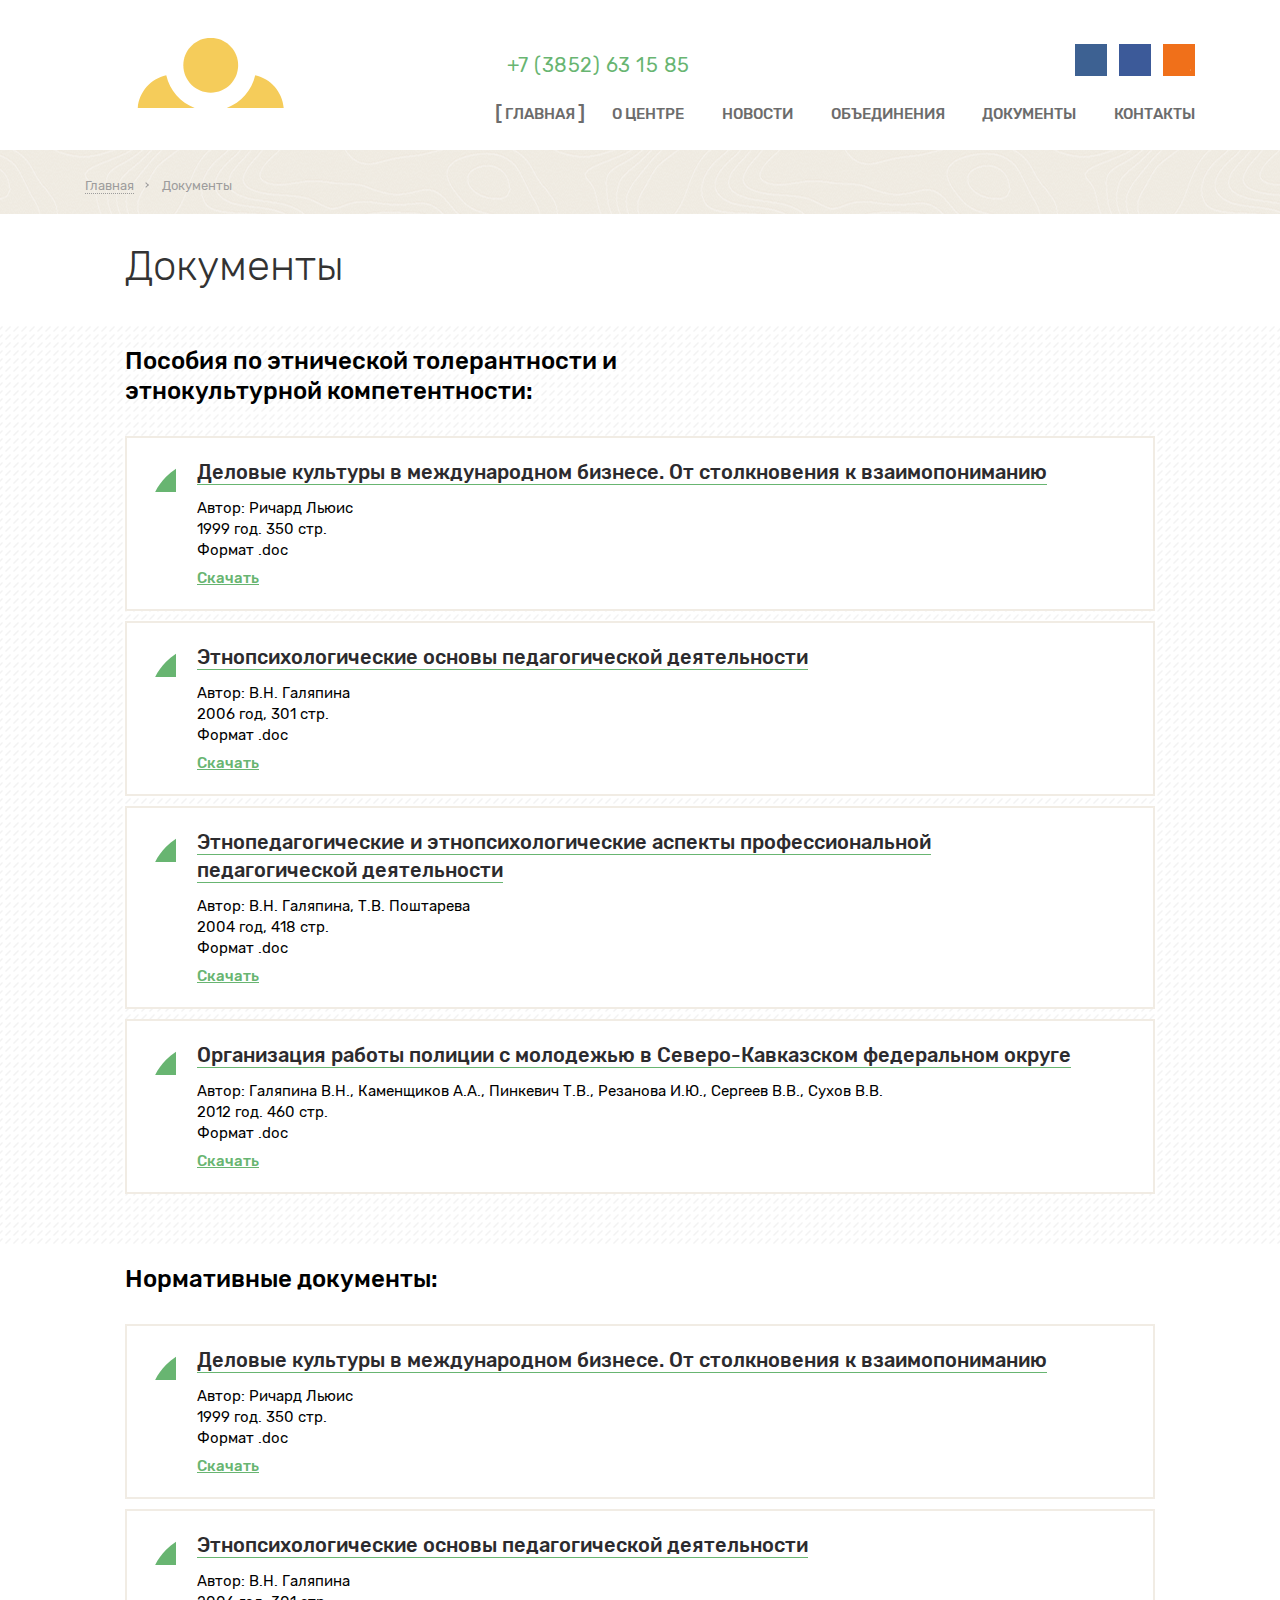
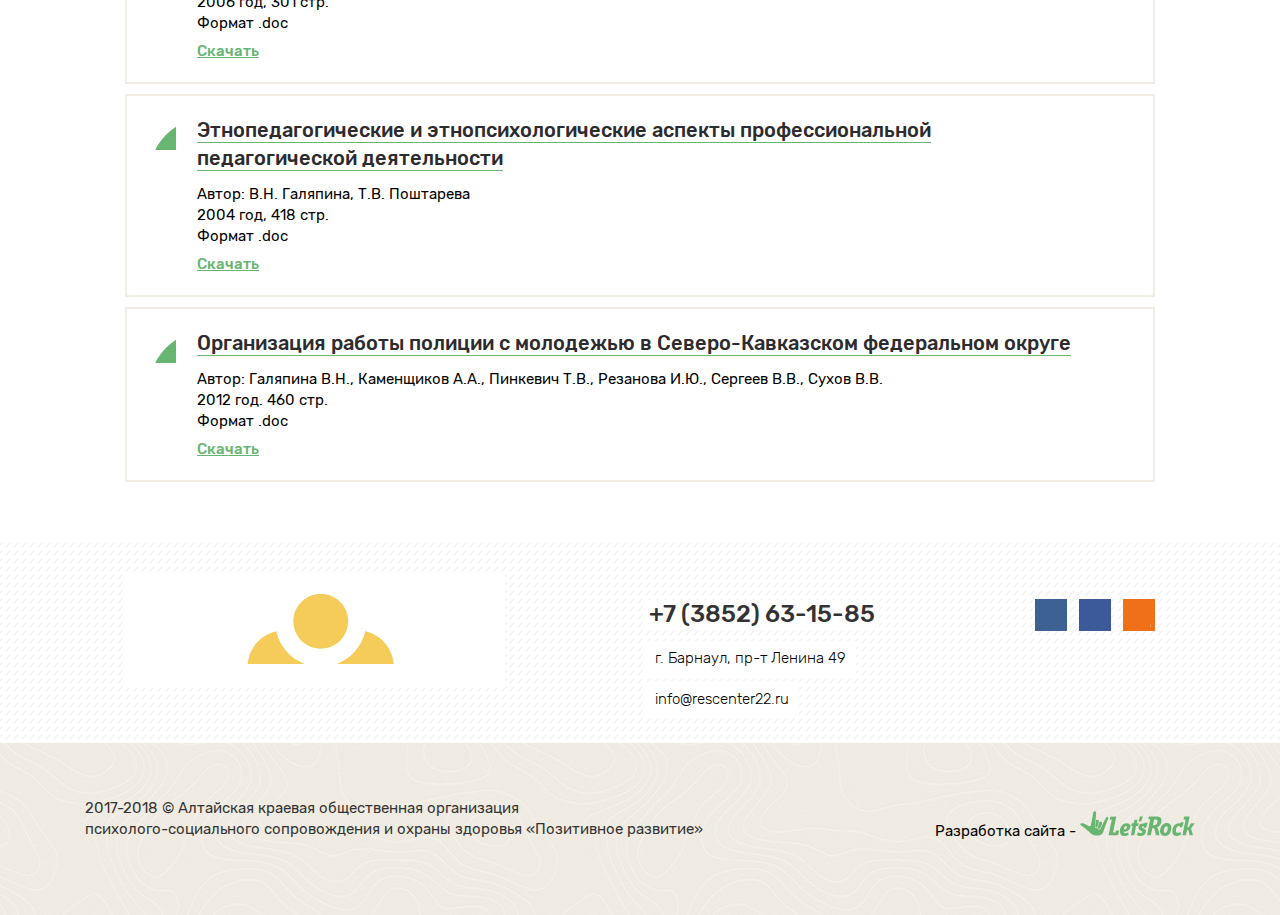
<file: docs.html>
<!DOCTYPE html>
<html lang="ru">
<head>
	<meta charset="UTF-8">
<title>Title</title>
<link rel="stylesheet" href="css/style.css">
<link rel="icon" type="image/x-icon" href="/img/favicon.ico">
<meta name="viewport" content="width=device-width, initial-scale=1, maximum-scale=1" />
<!-- <meta name="viewport" content="width=1200/> -->
<script src="https://api-maps.yandex.ru/2.1/?lang=ru_RU" type="text/javascript"></script>
</head>
<body>
	<svg class="svg-collections">
	<symbol id="rc-logo" width="2044px" height="411px" viewBox="0 0 20440000 4110002">
		<defs>
		  <style type="text/css">
		   <![CDATA[
		    .fil2 {fill:#F5CC5A}
		    .fil1 {fill:black;fill-rule:nonzero}
		    .fil0 {fill:#0E2B3C;fill-rule:nonzero}
		   ]]>
		  </style>
		 </defs>
		<g>
		  <g>
		   <path class="fil0" d="M4241576 1166859c94997,0 177497,15744 247501,47244 70003,31500 124004,76500 162000,135000 37996,58500 57000,127252 57000,206256 0,79004 -19004,147496 -57000,205500 -37996,58004 -91997,102744 -162000,134244 -70004,31500 -152504,47256 -247501,47256l-183000 0 0 274500 -297000 0 0 -1050000 480000 0zm-18000 541500c61004,0 106997,-13252 138000,-39756 31004,-26492 46501,-64240 46501,-113244 0,-49004 -15497,-87000 -46501,-114000 -31003,-27000 -76996,-40500 -138000,-40500l-165000 0 0 307500 165000 0zm1499670 279000l0 229500 -843000 0 0 -1050000 823500 0 0 229500 -529500 0 0 177000 466500 0 0 222000 -466500 0 0 192000 549000 0zm703170 250500c-109996,0 -208748,-23256 -296244,-69756 -87508,-46500 -156260,-111248 -206256,-194244 -49996,-82996 -75000,-177000 -75000,-282000 0,-105000 25004,-199004 75000,-282000 49996,-82996 118748,-147756 206256,-194256 87496,-46500 186248,-69744 296244,-69744 96000,0 182504,16996 259500,51000 76996,34004 141000,82996 192000,147000l-189000 171000c-67996,-82004 -150496,-123000 -247500,-123000 -57000,0 -107752,12496 -152244,37500 -44504,25004 -79004,60248 -103500,105744 -24508,45508 -36756,97760 -36756,156756 0,58996 12248,111248 36756,156744 24496,45508 58996,80752 103500,105756 44492,25004 95244,37500 152244,37500 97004,0 179504,-40996 247500,-123000l189000 171000c-51000,64004 -115004,112996 -192000,147000 -76996,34004 -163500,51000 -259500,51000zm1588170 -1071000l-435000 811500c-46004,87000 -102248,153000 -168745,198000 -66507,45000 -139252,67500 -218256,67500 -58004,0 -120000,-13004 -186000,-39000l70500 -219000c40996,12000 76004,18000 105000,18000 28997,0 54756,-6496 77256,-19500 22500,-13004 43241,-33496 62244,-61500l-408000 -756000 313500 0 244501 507000 253500 -507000 289500 0zm598169 0c94996,0 177496,15744 247500,47244 70004,31500 124004,76500 162000,135000 37997,58500 57000,127252 57000,206256 0,79004 -19003,147496 -57000,205500 -37996,58004 -91996,102744 -162000,134244 -70004,31500 -152504,47256 -247500,47256l-183000 0 0 274500 -297000 0 0 -1050000 480000 0zm-18000 541500c61004,0 106996,-13252 138000,-39756 31004,-26492 46500,-64240 46500,-113244 0,-49004 -15496,-87000 -46500,-114000 -31004,-27000 -76996,-40500 -138000,-40500l-165000 0 0 307500 165000 0zm1168170 529500c-109996,0 -208748,-23256 -296244,-69756 -87508,-46500 -156260,-111248 -206256,-194244 -49996,-82996 -75000,-177000 -75000,-282000 0,-105000 25004,-199004 75000,-282000 49996,-82996 118748,-147756 206256,-194256 87496,-46500 186248,-69744 296244,-69744 96000,0 182504,16996 259500,51000 76996,34004 141000,82996 192000,147000l-189000 171000c-67996,-82004 -150496,-123000 -247500,-123000 -57000,0 -107752,12496 -152244,37500 -44504,25004 -79004,60248 -103500,105744 -24508,45508 -36756,97760 -36756,156756 0,58996 12248,111248 36756,156744 24496,45508 58996,80752 103500,105756 44492,25004 95244,37500 152244,37500 97004,0 179504,-40996 247500,-123000l189000 171000c-51000,64004 -115004,112996 -192000,147000 -76996,34004 -163500,51000 -259500,51000zm1607670 -1071000l0 1050000 -297000 0 0 -409500 -405000 0 0 409500 -297000 0 0 -1050000 297000 0 0 394500 405000 0 0 -394500 297000 0zm784170 334500c129000,0 228496,28748 298500,86244 70004,57508 105000,142760 105000,255756 0,121004 -39000,213496 -117000,277500 -78000,64004 -186496,96000 -325500,96000l-496501 0 0 -1050000 292500 0 0 334500 243001 0zm-58500 502500c49996,0 89752,-13500 119255,-40500 29493,-27000 44245,-64996 44245,-114000 0,-91004 -54497,-136500 -163500,-136500l-184501 0 0 291000 184501 0zm577500 -837000l292500 0 0 1050000 -292500 0 0 -1050000zm542669 0l292500 0 0 616500 433501 -616500 279000 0 0 1050000 -292501 0 0 -615000 -432000 615000 -280500 0 0 -1050000zm501000 -63000c-106004,0 -183744,-20504 -233244,-61500 -49500,-40996 -74256,-102000 -74256,-183000l199500 0c1004,34996 10004,61004 27000,78000 16996,16996 43996,25500 81000,25500 37004,0 64500,-8504 82500,-25500 18000,-16996 27497,-43004 28500,-78000l199501 0c0,81000 -25004,142004 -75000,183000 -49997,40996 -128504,61500 -235501,61500zm2321671 877500l0 450000 -271501 0 0 -214500 -861000 0 0 -1050000 292500 0 0 814500 403500 0 0 -814500 292501 0 0 814500 144000 0zm1007669 6000l0 229500 -843000 0 0 -1050000 823500 0 0 229500 -529500 0 0 177000 466500 0 0 222000 -466500 0 0 192000 549000 0zm1192170 -820500l0 1050000 -297000 0 0 -409500 -405000 0 0 409500 -297000 0 0 -1050000 297000 0 0 394500 405000 0 0 -394500 297000 0zm1094670 235500l-321000 0 0 814500 -292500 0 0 -814500 -322501 0 0 -235500 936001 0 0 235500zm640169 -235500c94996,0 177496,15744 247500,47244 70004,31500 124004,76500 162000,135000 37997,58500 57000,127252 57000,206256 0,79004 -19003,147496 -57000,205500 -37996,58004 -91996,102744 -162000,134244 -70004,31500 -152504,47256 -247500,47256l-183000 0 0 274500 -297000 0 0 -1050000 480000 0zm-18000 541500c61004,0 106996,-13252 138000,-39756 31004,-26492 46500,-64240 46500,-113244 0,-49004 -15496,-87000 -46500,-114000 -31004,-27000 -76996,-40500 -138000,-40500l-165000 0 0 307500 165000 0z"/>
		   <g>
		    <path class="fil1" d="M3704919 2944478l259205 0 0 328110 -55642 0 0 -281965 -147933 0 0 281965 -55630 0 0 -328110zm321461 164055c0,-60579 16866,-105473 50681,-134646 28145,-24248 62598,-36354 103157,-36354 44988,0 81862,14740 110516,44244 28559,29397 42898,70181 42898,122114 0,42142 -6331,75236 -18969,99354 -12650,24130 -31098,42898 -55311,56268 -24142,13382 -50587,20032 -79134,20032 -45945,0 -83031,-14646 -111378,-44056 -28346,-29385 -42460,-71740 -42460,-126956zm56893 106c0,41941 9177,73323 27496,94087 18449,20858 41516,31299 69449,31299 27603,0 50575,-10441 69000,-31406 18343,-20964 27508,-52889 27508,-95763 0,-40477 -9272,-71138 -27709,-91890 -18437,-20870 -41421,-31288 -68799,-31288 -27933,0 -51000,10323 -69449,31075 -18319,20764 -27496,52063 -27496,93886zm491221 289748l0 -453909 50575 0 0 43098c11905,-16654 25393,-29197 40464,-37512 14965,-8315 33177,-12531 54579,-12531 28016,0 52665,7157 74067,21590 21390,14327 37500,34666 48461,60803 10854,26233 16334,54886 16334,86174 0,33413 -6000,63543 -18023,90413 -12000,26764 -29492,47315 -52453,61630 -22866,14232 -46996,21402 -72284,21402 -18543,0 -35196,-3898 -49854,-11693 -14740,-7807 -26752,-17611 -36236,-29504l0 160039 -55630 0zm50575 -287846c0,42035 8527,73110 25500,93248 17067,20114 37724,30236 61960,30236 24650,0 45721,-10441 63213,-31299 17587,-20859 26339,-53103 26339,-96827 0,-41729 -8540,-72910 -25713,-93673 -17173,-20752 -37606,-31087 -61429,-31087 -23587,0 -44457,11067 -62587,33094 -18224,22134 -27283,54154 -27283,96308zm515338 120944c-20657,17611 -40582,29930 -59645,37205 -19075,7264 -39496,10855 -61429,10855 -36036,0 -63733,-8752 -83126,-26339 -19394,-17492 -29079,-39933 -29079,-67240 0,-16004 3685,-30650 10961,-43937 7370,-13276 16960,-23799 28759,-31819 11906,-8008 25181,-14114 40040,-18213 10960,-2858 27496,-5586 49523,-8338 44882,-5256 78071,-11693 99248,-19075 201,-7583 331,-12425 331,-14421 0,-22548 -5279,-38457 -15815,-47729 -14220,-12543 -35397,-18756 -63425,-18756 -26244,0 -45626,4630 -58063,13796 -12532,9177 -21697,25393 -27709,48791l-54366 -7583c4949,-23291 13063,-42141 24449,-56480 11374,-14339 27815,-25287 49311,-33083 21378,-7689 46346,-11586 74587,-11586 28027,0 50893,3259 68492,9897 17480,6638 30449,14859 38669,24862 8221,10016 14008,22666 17386,37938 1795,9484 2728,26551 2728,51106l0 73760c0,51519 1170,84071 3485,97866 2208,13807 6850,26976 13594,39626l-58157 0c-5587,-11693 -9166,-25394 -10749,-41103zm-4417 -123271c-20244,8220 -50586,15165 -91039,20858 -22984,3272 -39201,6957 -48685,11067 -9485,4110 -16760,10122 -21922,17917 -5149,7902 -7795,16642 -7795,26351 0,14634 5587,26964 16854,36756 11280,9803 27721,14763 49312,14763 21389,0 40464,-4653 57212,-14031 16654,-9272 28984,-22004 36780,-38138 6012,-12531 8952,-30968 8952,-55311l331 -20232zm207331 15815l0 -43630c23409,-201 39413,-1158 47835,-2740 8539,-1689 16653,-6532 24236,-14740 7583,-8233 11386,-18449 11386,-30780 0,-14846 -4949,-26870 -14965,-35705 -10004,-8964 -22866,-13393 -38775,-13393 -31300,0 -53209,18330 -65752,54992l-53103 -8835c16441,-61110 56268,-91665 119280,-91665 34984,0 62374,9484 82287,28547 19914,19075 29823,41835 29823,68279 0,26658 -12969,47941 -38776,63638 16536,8859 28867,20126 37193,33827 8221,13689 12331,29917 12331,48661 0,29410 -10748,53233 -32138,71552 -21496,18342 -51413,27508 -89976,27508 -74823,0 -118229,-33095 -130134,-99260l52476 -11386c4737,20858 14327,37098 28866,48579 14540,11480 31075,17173 49843,17173 18756,0 34346,-5268 46783,-15898 12426,-10547 18650,-24035 18650,-40476 0,-12732 -3898,-23799 -11705,-33284 -7795,-9484 -16110,-15378 -24968,-17716 -8847,-2421 -24862,-3567 -48047,-3567 -1890,0 -6107,106 -12650,319zm217169 -179551l128008 0c31406,0 54792,2645 70181,7901 15272,5268 28441,14858 39402,28878 11067,14114 16547,30874 16547,50457 0,15697 -3271,29409 -9685,40996 -6543,11693 -16240,21496 -29303,29291 15378,5162 28134,14752 38362,28866 10110,14020 15177,30780 15177,50055 -2019,31075 -13169,54154 -33307,69119 -20126,15059 -49417,22547 -87767,22547l-147615 0 0 -328110zm55630 138448l58996 0c23516,0 39733,-1263 48485,-3685 8846,-2527 16748,-7488 23693,-15071 6956,-7476 10441,-16535 10441,-27070 0,-17386 -6107,-29410 -18237,-36248 -12212,-6851 -33071,-10229 -62586,-10229l-60792 0 0 92303zm0 144142l73028 0c31382,0 52996,-3685 64689,-10960 11693,-7382 17799,-19914 18437,-37937 0,-10418 -3366,-20221 -10122,-29174 -6839,-8964 -15697,-14657 -26551,-16972 -10843,-2410 -28347,-3579 -52359,-3579l-67122 0 0 98622zm280276 -282590l55630 0 0 250240 154571 -250240 59740 0 0 328110 -55630 0 0 -248670 -154358 248670 -59953 0 0 -328110zm324106 0l265524 0 0 46145 -104964 0 0 281965 -55619 0 0 -281965 -104941 0 0 -46145zm318627 0l55629 0 0 250240 154571 -250240 59741 0 0 328110 -55630 0 0 -248670 -154359 248670 -59952 0 0 -328110zm353799 0l55653 0 0 137185 67630 0c4961,-46772 19607,-82500 43937,-107150 24449,-24661 56056,-36980 94937,-36980 33083,0 59221,6626 78296,20008 19169,13381 34972,31724 47409,55216 12425,23386 18638,54898 18638,94512 0,56480 -12839,99354 -38563,128551 -25701,29173 -60579,43725 -104622,43725 -40890,0 -73654,-13595 -98410,-40678 -24661,-27177 -38563,-64382 -41622,-111697l-67630 0 0 145418 -55653 0 0 -328110zm265216 40452c-27177,0 -48354,10441 -63531,31300 -15177,20763 -22760,49937 -22760,87555 0,45000 7583,77870 22866,98834 15272,20965 35705,31406 61217,31406 25382,0 46146,-9685 62374,-29091 16110,-19382 24224,-50669 24224,-93767 0,-42036 -7051,-73654 -21071,-94619 -14007,-21070 -35078,-31618 -63319,-31618zm383953 -40452l189036 0 0 46145 -133406 0 0 281965 -55630 0 0 -328110zm230540 453909l0 -453909 50575 0 0 43098c11905,-16654 25393,-29197 40452,-37512 14965,-8315 33189,-12531 54591,-12531 28016,0 52665,7157 74067,21590 21390,14327 37500,34666 48461,60803 10854,26233 16334,54886 16334,86174 0,33413 -6000,63543 -18023,90413 -12000,26764 -29492,47315 -52465,61630 -22854,14232 -46996,21402 -72272,21402 -18555,0 -35196,-3898 -49854,-11693 -14740,-7807 -26764,-17611 -36248,-29504l0 160039 -55618 0zm50575 -287846c0,42035 8527,73110 25488,93248 17079,20114 37724,30236 61961,30236 24661,0 45732,-10441 63224,-31299 17587,-20859 26339,-53103 26339,-96827 0,-41729 -8540,-72910 -25713,-93673 -17173,-20752 -37606,-31087 -61429,-31087 -23599,0 -44457,11067 -62587,33094 -18236,22134 -27283,54154 -27283,96308zm515338 120944c-20657,17611 -40582,29930 -59645,37205 -19075,7264 -39508,10855 -61429,10855 -36036,0 -63733,-8752 -83138,-26339 -19382,-17492 -29067,-39933 -29067,-67240 0,-16004 3685,-30650 10960,-43937 7371,-13276 16961,-23799 28760,-31819 11906,-8008 25181,-14114 40040,-18213 10960,-2858 27484,-5586 49512,-8338 44893,-5256 78082,-11693 99248,-19075 212,-7583 330,-12425 330,-14421 0,-22548 -5267,-38457 -15815,-47729 -14208,-12543 -35385,-18756 -63425,-18756 -26232,0 -45614,4630 -58051,13796 -12532,9177 -21709,25393 -27709,48791l-54378 -7583c4961,-23291 13075,-42141 24449,-56480 11386,-14339 27827,-25287 49311,-33083 21390,-7689 46358,-11586 74599,-11586 28027,0 50893,3259 68480,9897 17492,6638 30449,14859 38681,24862 8221,10016 14008,22666 17386,37938 1795,9484 2728,26551 2728,51106l0 73760c0,51519 1170,84071 3485,97866 2208,13807 6850,26976 13582,39626l-58146 0c-5586,-11693 -9165,-25394 -10748,-41103zm-4429 -123271c-20232,8220 -50575,15165 -91027,20858 -22985,3272 -39201,6957 -48685,11067 -9485,4110 -16760,10122 -21922,17917 -5161,7902 -7795,16642 -7795,26351 0,14634 5575,26964 16854,36756 11280,9803 27721,14763 49312,14763 21389,0 40452,-4653 57212,-14031 16654,-9272 28984,-22004 36780,-38138 6000,-12531 8941,-30968 8941,-55311l330 -20232zm340229 -163736l0 141614c17905,0 30543,-3378 37807,-10016 7275,-6744 17705,-26433 31193,-59315 12649,-31181 24130,-51000 34453,-59634 10110,-8445 26137,-12649 48153,-12649l20339 0 0 45826 -15071 -307c-14858,0 -24236,2209 -28347,6544 -4311,4523 -10960,18000 -19795,40452 -8232,21485 -15815,36237 -22760,44563 -6968,8221 -17929,15709 -32669,22548 24024,6437 47421,28653 70287,66803l61004 101681 -61110 0 -59445 -101587c-12106,-20634 -22748,-34122 -31701,-40559 -9059,-6413 -19819,-9579 -32338,-9579l0 151725 -56906 0 0 -151725c-12330,0 -22984,3166 -31925,9473 -9071,6319 -19606,19925 -31618,40795l-59941 101457 -61122 0 60791 -101681c23091,-38150 46689,-60366 70713,-66803 -16441,-7583 -28028,-15910 -34571,-24863 -6626,-8964 -16429,-30342 -29598,-64169 -4536,-11386 -9378,-18331 -14552,-20870 -5374,-2622 -13275,-3898 -23799,-3898 -2646,0 -8126,107 -16334,319l0 -46145 7688 0c21485,0 36556,1263 45308,3897 8752,2540 16547,8008 23492,16335 6850,8315 15815,25594 26764,52051 13381,32339 23716,51945 30885,58890 7146,6956 19796,10441 37819,10441l0 -141614 56906 0zm268039 0l228863 0 0 282590 35385 0 0 138449 -45519 0 0 -92929 -258556 0 0 92929 -45519 0 0 -138449 29079 0c39200,-53209 57956,-147413 56267,-282590zm46146 46145c-4110,106536 -20551,185339 -49311,236445l176386 0 0 -236445 -127075 0zm493417 240862c-20645,17611 -40570,29930 -59633,37205 -19075,7264 -39508,10855 -61430,10855 -36035,0 -63732,-8752 -83137,-26339 -19382,-17492 -29067,-39933 -29067,-67240 0,-16004 3685,-30650 10960,-43937 7370,-13276 16961,-23799 28760,-31819 11894,-8008 25181,-14114 40040,-18213 10960,-2858 27484,-5586 49511,-8338 44894,-5256 78083,-11693 99248,-19075 213,-7583 331,-12425 331,-14421 0,-22548 -5268,-38457 -15815,-47729 -14208,-12543 -35386,-18756 -63425,-18756 -26232,0 -45614,4630 -58063,13796 -12520,9177 -21697,25393 -27697,48791l-54378 -7583c4961,-23291 13075,-42141 24449,-56480 11386,-14339 27827,-25287 49311,-33083 21390,-7689 46358,-11586 74598,-11586 28028,0 50894,3259 68481,9897 17492,6638 30449,14859 38681,24862 8209,10016 14008,22666 17386,37938 1795,9484 2728,26551 2728,51106l0 73760c0,51519 1169,84071 3484,97866 2209,13807 6851,26976 13583,39626l-58146 0c-5586,-11693 -9165,-25394 -10760,-41103zm-4417 -123271c-20232,8220 -50575,15165 -91027,20858 -22985,3272 -39201,6957 -48686,11067 -9484,4110 -16759,10122 -21921,17917 -5161,7902 -7795,16642 -7795,26351 0,14634 5575,26964 16854,36756 11280,9803 27721,14763 49311,14763 21390,0 40453,-4653 57213,-14031 16653,-9272 28984,-22004 36779,-38138 6000,-12531 8941,-30968 8941,-55311l331 -20232zm141709 -163736l55630 0 0 136547 154264 0 0 -136547 55630 0 0 328110 -55630 0 0 -145418 -154264 0 0 145418 -55630 0 0 -328110zm563386 207992l54378 7594c-6024,37394 -21189,66579 -45744,87756 -24555,21177 -54780,31725 -90496,31725 -44788,0 -80823,-14646 -108000,-43937 -27307,-29304 -40890,-71233 -40890,-125812 0,-35397 5894,-66283 17610,-92834 11693,-26445 29492,-46347 53516,-59528 23905,-13275 49937,-19901 78177,-19901 35516,0 64701,8941 87248,26964 22654,18012 37193,43630 43512,76701l-53728 8220c-5174,-22015 -14233,-38563 -27402,-49736 -13075,-11067 -28866,-16641 -47421,-16641 -28028,0 -50788,10015 -68374,30023 -17492,20138 -26244,51744 -26244,95150 0,44055 8444,75968 25299,95882 16960,19913 38976,29929 66047,29929 21933,0 40158,-6650 54697,-20020 14646,-13275 23917,-33827 27815,-61535zm101161 -207992l55630 0 0 141614c17693,0 30130,-3378 37300,-10229 7051,-6732 17492,-26445 31393,-59208 10961,-25914 19819,-42981 26551,-51213 6863,-8209 14658,-13795 23493,-16653 8964,-2835 23196,-4311 42685,-4311l11161 0 0 45826 -15484 -307c-14646,0 -24024,2209 -28134,6544 -4311,4523 -10961,18000 -19819,40452 -8421,21485 -16110,36343 -23173,44563 -6945,8221 -17799,15709 -32445,22548 23917,6437 47516,28653 70689,66803l61016 101681 -61122 0 -60154 -101362c-12118,-20540 -22654,-34028 -31606,-40571 -9071,-6532 -19807,-9792 -32351,-9792l0 151725 -55630 0 0 -328110zm277217 0l55630 0 0 250240 154571 -250240 59740 0 0 328110 -55630 0 0 -248670 -154358 248670 -59953 0 0 -328110zm315248 328110l119799 -169961 -110941 -158149 68386 0 51827 77444c9591,14552 17173,26339 22547,35622 9378,-13181 17705,-25074 25181,-35728l54579 -77338 67973 0 -111591 158149 118854 169961 -67641 0 -67866 -101150 -15485 -24342 -87661 125492 -67961 0zm529689 -328110l55618 0 0 250240 154583 -250240 59740 0 0 328110 -55630 0 0 -248670 -154358 248670 -59953 0 0 -328110zm353174 0l55630 0 0 136547 154263 0 0 -136547 55630 0 0 328110 -55630 0 0 -145418 -154263 0 0 145418 -55630 0 0 -328110zm349075 0l55630 0 0 250240 154582 -250240 59729 0 0 328110 -55618 0 0 -248670 -154359 248670 -59964 0 0 -328110zm353811 0l55642 0 0 282590 154252 0 0 -282590 55630 0 0 282590 36035 0 0 138449 -45520 0 0 -92929 -256039 0 0 -328110zm361512 0l55630 0 0 250240 154582 -250240 59729 0 0 328110 -55618 0 0 -248670 -154359 248670 -59964 0 0 -328110zm567496 287007c-20646,17611 -40571,29930 -59646,37205 -19063,7264 -39496,10855 -61417,10855 -36035,0 -63732,-8752 -83138,-26339 -19382,-17492 -29079,-39933 -29079,-67240 0,-16004 3697,-30650 10961,-43937 7382,-13276 16972,-23799 28772,-31819 11893,-8008 25169,-14114 40027,-18213 10961,-2858 27496,-5586 49524,-8338 44894,-5256 78071,-11693 99248,-19075 213,-7583 331,-12425 331,-14421 0,-22548 -5268,-38457 -15815,-47729 -14221,-12543 -35398,-18756 -63425,-18756 -26233,0 -45615,4630 -58063,13796 -12532,9177 -21697,25393 -27697,48791l-54378 -7583c4960,-23291 13074,-42141 24448,-56480 11375,-14339 27827,-25287 49312,-33083 21389,-7689 46358,-11586 74598,-11586 28028,0 50894,3259 68480,9897 17492,6638 30449,14859 38681,24862 8209,10016 14008,22666 17386,37938 1784,9484 2729,26551 2729,51106l0 73760c0,51519 1169,84071 3484,97866 2209,13807 6850,26976 13583,39626l-58146 0c-5587,-11693 -9177,-25394 -10760,-41103zm-4417 -123271c-20233,8220 -50575,15165 -91040,20858 -22984,3272 -39200,6957 -48685,11067 -9472,4110 -16748,10122 -21921,17917 -5150,7902 -7795,16642 -7795,26351 0,14634 5586,26964 16866,36756 11268,9803 27720,14763 49311,14763 21378,0 40453,-4653 57213,-14031 16641,-9272 28984,-22004 36779,-38138 6000,-12531 8941,-30968 8941,-55311l331 -20232zm98728 -163736l265524 0 0 46145 -104953 0 0 281965 -55630 0 0 -281965 -104941 0 0 -46145zm318626 0l55630 0 0 250240 154571 -250240 59740 0 0 328110 -55630 0 0 -248670 -154358 248670 -59953 0 0 -328110zm353185 0l128008 0c31406,0 54792,2645 70170,7901 15283,5268 28452,14858 39413,28878 11067,14114 16547,30874 16547,50457 0,15697 -3271,29409 -9697,40996 -6543,11693 -16228,21496 -29291,29291 15378,5162 28134,14752 38362,28866 10111,14020 15166,30780 15166,50055 -2008,31075 -13170,54154 -33296,69119 -20137,15059 -49417,22547 -87767,22547l-147615 0 0 -328110zm55619 138448l59007 0c23504,0 39721,-1263 48473,-3685 8858,-2527 16760,-7488 23705,-15071 6956,-7476 10441,-16535 10441,-27070 0,-17386 -6119,-29410 -18237,-36248 -12224,-6851 -33082,-10229 -62586,-10229l-60803 0 0 92303zm0 144142l73027 0c31394,0 53008,-3685 64701,-10960 11693,-7382 17799,-19914 18437,-37937 0,-10418 -3378,-20221 -10122,-29174 -6839,-8964 -15697,-14657 -26551,-16972 -10843,-2410 -28347,-3579 -52359,-3579l-67133 0 0 98622zm455929 -282590l55630 0 0 250240 154582 -250240 59729 0 0 328110 -55630 0 0 -248670 -154347 248670 -59964 0 0 -328110zm743150 207992l54366 7594c-6012,37394 -21189,66579 -45732,87756 -24556,21177 -54780,31725 -90508,31725 -44788,0 -80823,-14646 -108000,-43937 -27296,-29304 -40890,-71233 -40890,-125812 0,-35397 5905,-66283 17610,-92834 11693,-26445 29492,-46347 53528,-59528 23905,-13275 49937,-19901 78177,-19901 35504,0 64689,8941 87236,26964 22654,18012 37205,43630 43524,76701l-53740 8220c-5162,-22015 -14233,-38563 -27402,-49736 -13063,-11067 -28866,-16641 -47409,-16641 -28028,0 -50788,10015 -68386,30023 -17481,20138 -26233,51744 -26233,95150 0,44055 8433,75968 25300,95882 16960,19913 38976,29929 66047,29929 21921,0 40157,-6650 54685,-20020 14646,-13275 23929,-33827 27827,-61535zm87980 -43937c0,-60579 16866,-105473 50693,-134646 28134,-24248 62587,-36354 103146,-36354 44988,0 81862,14740 110527,44244 28548,29397 42886,70181 42886,122114 0,42142 -6331,75236 -18968,99354 -12650,24130 -31087,42898 -55311,56268 -24130,13382 -50587,20032 -79134,20032 -45933,0 -83032,-14646 -111378,-44056 -28347,-29385 -42461,-71740 -42461,-126956zm56906 106c0,41941 9165,73323 27484,94087 18449,20858 41516,31299 69449,31299 27614,0 50575,-10441 69012,-31406 18330,-20964 27507,-52889 27507,-95763 0,-40477 -9283,-71138 -27720,-91890 -18425,-20870 -41410,-31288 -68799,-31288 -27933,0 -51000,10323 -69449,31075 -18319,20764 -27484,52063 -27484,93886zm345283 -164161l228851 0 0 282590 35397 0 0 138449 -45519 0 0 -92929 -258567 0 0 92929 -45508 0 0 -138449 29067 0c39200,-53209 57956,-147413 56279,-282590zm46146 46145c-4110,106536 -20551,185339 -49311,236445l176374 0 0 -236445 -127063 0zm502902 175748l57519 7595c-8952,33401 -25700,59421 -50137,77858 -24449,18449 -55642,27721 -93686,27721 -47834,0 -85759,-14752 -113787,-44268 -28016,-29386 -42047,-70795 -42047,-124004 0,-55004 14126,-97772 42472,-128114 28347,-30449 65114,-45626 110315,-45626 43725,0 79453,14846 107150,44669 27720,29823 41622,71752 41622,125799 0,3272 -106,8232 -319,14752l-244335 0c2103,35929 12225,63544 30555,82618 18225,19063 41091,28654 68374,28654 20339,0 37725,-5374 52063,-16122 14422,-10748 25808,-27933 34241,-51532zm-182067 -89138l182693 0c-2422,-27590 -9485,-48248 -20965,-62055 -17598,-21389 -40559,-32137 -68693,-32137 -25500,0 -46890,8539 -64276,25606 -17279,17067 -26870,39933 -28759,68586zm309874 -132755l55618 0 0 250240 154583 -250240 59740 0 0 328110 -55630 0 0 -248670 -154358 248670 -59953 0 0 -328110zm192177 -121382l37937 0c-3047,26031 -12531,46039 -28346,59964 -15804,14008 -36768,20965 -63012,20965 -26339,0 -47410,-6957 -63107,-20764 -15696,-13902 -25181,-33921 -28240,-60165l37937 0c2835,14232 8622,24862 17174,31818 8527,7063 20125,10548 34547,10548 16760,0 29409,-3378 37937,-10229 8539,-6732 14338,-17492 17173,-32137zm375319 329374l54366 7594c-6012,37394 -21189,66579 -45744,87756 -24543,21177 -54768,31725 -90496,31725 -44787,0 -80823,-14646 -108000,-43937 -27295,-29304 -40890,-71233 -40890,-125812 0,-35397 5906,-66283 17610,-92834 11693,-26445 29493,-46347 53528,-59528 23906,-13275 49937,-19901 78177,-19901 35504,0 64689,8941 87236,26964 22654,18012 37205,43630 43524,76701l-53740 8220c-5161,-22015 -14232,-38563 -27402,-49736 -13063,-11067 -28866,-16641 -47409,-16641 -28040,0 -50788,10015 -68386,30023 -17492,20138 -26232,51744 -26232,95150 0,44055 8433,75968 25287,95882 16973,19913 38977,29929 66059,29929 21921,0 40158,-6650 54685,-20020 14646,-13275 23929,-33827 27827,-61535zm72709 -207992l265523 0 0 46145 -104952 0 0 281965 -55630 0 0 -281965 -104941 0 0 -46145zm318626 0l128008 0c31405,0 54791,2645 70169,7901 15284,5268 28453,14858 39414,28878 11066,14114 16547,30874 16547,50457 0,15697 -3272,29409 -9697,40996 -6532,11693 -16228,21496 -29291,29291 15378,5162 28133,14752 38362,28866 10110,14020 15177,30780 15177,50055 -2020,31075 -13181,54154 -33307,69119 -20126,15059 -49418,22547 -87768,22547l-147614 0 0 -328110zm55630 138448l58996 0c23504,0 39720,-1263 48472,-3685 8859,-2527 16760,-7488 23705,-15071 6957,-7476 10441,-16535 10441,-27070 0,-17386 -6106,-29410 -18236,-36248 -12213,-6851 -33083,-10229 -62587,-10229l-60791 0 0 92303zm0 144142l73016 0c31393,0 53007,-3685 64700,-10960 11693,-7382 17800,-19914 18437,-37937 0,-10418 -3366,-20221 -10122,-29174 -6838,-8964 -15697,-14657 -26551,-16972 -10842,-2410 -28346,-3579 -52358,-3579l-67122 0 0 98622zm280275 -282590l55619 0 0 250240 154582 -250240 59741 0 0 328110 -55630 0 0 -248670 -154359 248670 -59953 0 0 -328110zm353800 0l55653 0 0 137185 67630 0c4961,-46772 19607,-82500 43937,-107150 24449,-24661 56056,-36980 94926,-36980 33094,0 59232,6626 78307,20008 19169,13381 34972,31724 47409,55216 12425,23386 18638,54898 18638,94512 0,56480 -12839,99354 -38563,128551 -25701,29173 -60579,43725 -104622,43725 -40890,0 -73654,-13595 -98410,-40678 -24661,-27177 -38563,-64382 -41622,-111697l-67630 0 0 145418 -55653 0 0 -328110zm265216 40452c-27189,0 -48354,10441 -63531,31300 -15177,20763 -22760,49937 -22760,87555 0,45000 7583,77870 22866,98834 15272,20965 35705,31406 61205,31406 25394,0 46146,-9685 62386,-29091 16110,-19382 24224,-50669 24224,-93767 0,-42036 -7051,-73654 -21071,-94619 -14007,-21070 -35078,-31618 -63319,-31618zm-14787690 665812l55630 0 0 250240 154571 -250240 59740 0 0 328098 -55630 0 0 -248657 -154347 248657 -59964 0 0 -328098zm353185 0l55630 0 0 136547 154264 0 0 -136547 55618 0 0 328098 -55618 0 0 -145405 -154264 0 0 145405 -55630 0 0 -328098zm319996 0l265524 0 0 46133 -104953 0 0 281965 -55630 0 0 -281965 -104941 0 0 -46133zm535359 221893l57519 7583c-8952,33413 -25701,59421 -50138,77870 -24448,18437 -55653,27721 -93685,27721 -47834,0 -85759,-14764 -113799,-44268 -28016,-29386 -42035,-70807 -42035,-124016 0,-54992 14126,-97772 42472,-128114 28347,-30449 65114,-45614 110315,-45614 43725,0 79453,14834 107150,44657 27720,29823 41622,71764 41622,125811 0,3260 -106,8221 -319,14752l-244347 0c2115,35929 12237,63544 30556,82607 18236,19074 41102,28665 68385,28665 20339,0 37725,-5374 52063,-16134 14422,-10736 25808,-27921 34241,-51520zm-182067 -89137l182693 0c-2422,-27603 -9485,-48249 -20965,-62067 -17598,-21378 -40559,-32138 -68693,-32138 -25500,0 -46902,8539 -64276,25618 -17279,17067 -26870,39933 -28759,68587zm309874 -132756l189023 0 0 46133 -133405 0 0 281965 -55618 0 0 -328098zm230527 453909l0 -453909 50575 0 0 43098c11906,-16654 25394,-29197 40465,-37524 14953,-8315 33177,-12519 54579,-12519 28015,0 52665,7145 74066,21590 21390,14315 37501,34666 48461,60792 10854,26244 16335,54897 16335,86185 0,33401 -6000,63543 -18024,90413 -12000,26752 -29492,47303 -52453,61630 -22866,14232 -47008,21402 -72283,21402 -18543,0 -35197,-3898 -49854,-11693 -14741,-7819 -26752,-17611 -36237,-29516l0 160051 -55630 0zm50575 -287858c0,42047 8528,73122 25500,93248 17067,20114 37713,30248 61961,30248 24649,0 45720,-10441 63212,-31299 17587,-20870 26339,-53114 26339,-96839 0,-41716 -8539,-72898 -25713,-93661 -17173,-20752 -37606,-31087 -61429,-31087 -23586,0 -44456,11055 -62586,33083 -18225,22134 -27284,54153 -27284,96307z"/>
		    <path class="fil1" d="M5837707 3937750c-20658,17598 -40583,29929 -59646,37192 -19075,7276 -39508,10867 -61429,10867 -36035,0 -63732,-8752 -83126,-26351 -19394,-17480 -29079,-39933 -29079,-67228 0,-16016 3685,-30662 10961,-43937 7370,-13276 16961,-23799 28760,-31819 11905,-8008 25181,-14114 40039,-18225 10961,-2846 27496,-5586 49524,-8326 44882,-5256 78071,-11693 99248,-19075 201,-7583 319,-12425 319,-14421 0,-22559 -5268,-38457 -15803,-47729 -14221,-12543 -35398,-18756 -63426,-18756 -26244,0 -45626,4618 -58063,13796 -12531,9165 -21696,25382 -27708,48791l-54366 -7594c4948,-23280 13063,-42142 24437,-56481 11385,-14327 27826,-25275 49311,-33071 21389,-7689 46358,-11586 74598,-11586 28028,0 50894,3248 68492,9897 17481,6626 30449,14859 38670,24863 8220,10003 14007,22653 17385,37937 1796,9472 2729,26551 2729,51094l0 73760c0,51520 1169,84083 3484,97878 2209,13795 6850,26965 13595,39614l-58158 0c-5587,-11693 -9165,-25382 -10748,-41090zm-4429 -123284c-20232,8232 -50575,15177 -91028,20870 -22984,3260 -39201,6957 -48685,11055 -9484,4110 -16760,10134 -21921,17929 -5150,7902 -7795,16630 -7795,26339 0,14634 5586,26976 16854,36768 11280,9791 27720,14752 49311,14752 21390,0 40453,-4642 57213,-14020 16653,-9272 28984,-22016 36779,-38138 6012,-12531 8953,-30980 8953,-55323l319 -20232zm142335 -163724l55641 0 0 282578 154252 0 0 -282578 55630 0 0 282578 36036 0 0 138461 -45520 0 0 -92941 -256039 0 0 -328098zm361523 0l55618 0 0 250240 154583 -250240 59740 0 0 328098 -55630 0 0 -248657 -154358 248657 -59953 0 0 -328098zm353174 0l55630 0 0 250240 154582 -250240 59729 0 0 328098 -55618 0 0 -248657 -154359 248657 -59964 0 0 -328098zm528838 0l55630 0 0 136547 154264 0 0 -136547 55630 0 0 328098 -55630 0 0 -145405 -154264 0 0 145405 -55630 0 0 -328098zm563386 287008c-20657,17598 -40570,29929 -59645,37192 -19075,7276 -39496,10867 -61418,10867 -36035,0 -63744,-8752 -83137,-26351 -19382,-17480 -29079,-39933 -29079,-67228 0,-16016 3685,-30662 10961,-43937 7381,-13276 16960,-23799 28759,-31819 11906,-8008 25181,-14114 40040,-18225 10960,-2846 27496,-5586 49523,-8326 44894,-5256 78071,-11693 99248,-19075 213,-7583 331,-12425 331,-14421 0,-22559 -5279,-38457 -15815,-47729 -14220,-12543 -35397,-18756 -63425,-18756 -26244,0 -45626,4618 -58063,13796 -12532,9165 -21697,25382 -27709,48791l-54366 -7594c4961,-23280 13063,-42142 24449,-56481 11374,-14327 27815,-25275 49311,-33071 21378,-7689 46346,-11586 74587,-11586 28039,0 50893,3248 68492,9897 17480,6626 30449,14859 38669,24863 8221,10003 14008,22653 17386,37937 1795,9472 2740,26551 2740,51094l0 73760c0,51520 1158,84083 3473,97878 2208,13795 6862,26965 13594,39614l-58157 0c-5587,-11693 -9166,-25382 -10749,-41090zm-4417 -123284c-20244,8232 -50586,15177 -91039,20870 -22984,3260 -39201,6957 -48685,11055 -9485,4110 -16760,10134 -21922,17929 -5149,7902 -7795,16630 -7795,26339 0,14634 5587,26976 16854,36768 11280,9791 27721,14752 49312,14752 21389,0 40464,-4642 57212,-14020 16654,-9272 28984,-22016 36780,-38138 6012,-12531 8952,-30980 8952,-55323l331 -20232zm141697 290185l0 -453909 50587 0 0 43098c11905,-16654 25382,-29197 40452,-37524 14965,-8315 33189,-12519 54579,-12519 28016,0 52677,7145 74079,21590 21378,14315 37500,34666 48461,60792 10854,26244 16334,54897 16334,86185 0,33401 -6000,63543 -18023,90413 -12012,26752 -29492,47303 -52465,61630 -22866,14232 -46996,21402 -72283,21402 -18544,0 -35197,-3898 -49843,-11693 -14740,-7819 -26764,-17611 -36248,-29516l0 160051 -55630 0zm50587 -287858c0,42047 8527,73122 25488,93248 17067,20114 37724,30248 61961,30248 24661,0 45732,-10441 63212,-31299 17599,-20870 26351,-53114 26351,-96839 0,-41716 -8552,-72898 -25725,-93661 -17173,-20752 -37594,-31087 -61417,-31087 -23599,0 -44457,11055 -62587,33083 -18236,22134 -27283,54153 -27283,96307zm280157 -1996c0,-60591 16855,-105473 50681,-134658 28134,-24236 62587,-36342 103146,-36342 45000,0 81874,14740 110528,44244 28547,29386 42886,70169 42886,122114 0,42142 -6331,75236 -18969,99354 -12638,24130 -31087,42886 -55311,56268 -24130,13382 -50575,20032 -79134,20032 -45933,0 -83031,-14658 -111378,-44056 -28335,-29397 -42449,-71752 -42449,-126956zm56894 106c0,41929 9165,73323 27496,94087 18437,20858 41516,31299 69437,31299 27614,0 50587,-10441 69012,-31406 18342,-20976 27508,-52901 27508,-95775 0,-40465 -9272,-71126 -27721,-91890 -18425,-20858 -41409,-31276 -68799,-31276 -27921,0 -51000,10311 -69437,31075 -18331,20752 -27496,52051 -27496,93886zm345284 -164161l228862 0 0 282578 35386 0 0 138461 -45520 0 0 -92941 -258555 0 0 92941 -45520 0 0 -138461 29079 0c39201,-53208 57957,-147401 56268,-282578zm46145 46133c-4110,106548 -20551,185351 -49311,236445l176386 0 0 -236445 -127075 0zm258248 117922c0,-60591 16855,-105473 50682,-134658 28133,-24236 62586,-36342 103145,-36342 45000,0 81874,14740 110528,44244 28559,29386 42886,70169 42886,122114 0,42142 -6331,75236 -18957,99354 -12650,24130 -31098,42886 -55323,56268 -24130,13382 -50575,20032 -79134,20032 -45933,0 -83031,-14658 -111366,-44056 -28346,-29397 -42461,-71752 -42461,-126956zm56894 106c0,41929 9177,73323 27496,94087 18437,20858 41516,31299 69437,31299 27614,0 50587,-10441 69012,-31406 18343,-20976 27508,-52901 27508,-95775 0,-40465 -9272,-71126 -27720,-91890 -18426,-20858 -41410,-31276 -68800,-31276 -27921,0 -51000,10311 -69437,31075 -18319,20752 -27496,52051 -27496,93886zm315567 -164161l128008 0c31406,0 54791,2633 70181,7889 15272,5280 28441,14859 39402,28890 11067,14114 16547,30862 16547,50457 0,15697 -3272,29409 -9685,40996 -6543,11693 -16240,21484 -29303,29279 15378,5174 28134,14752 38362,28867 10110,14031 15177,30779 15177,50067 -2019,31074 -13169,54141 -33307,69106 -20126,15071 -49417,22547 -87768,22547l-147614 0 0 -328098zm55630 138448l58996 0c23516,0 39733,-1275 48485,-3696 8846,-2516 16748,-7477 23692,-15059 6957,-7489 10441,-16536 10441,-27083 0,-17386 -6106,-29398 -18236,-36236 -12212,-6863 -33071,-10241 -62586,-10241l-60792 0 0 92315zm0 144130l73028 0c31382,0 52996,-3685 64689,-10960 11693,-7370 17799,-19902 18437,-37925 0,-10430 -3366,-20221 -10122,-29185 -6839,-8953 -15697,-14646 -26551,-16961 -10843,-2421 -28347,-3591 -52359,-3591l-67122 0 0 98622zm455918 -282578l55630 0 0 250240 154582 -250240 59741 0 0 328098 -55630 0 0 -248657 -154359 248657 -59964 0 0 -328098zm528212 0l55630 0 0 141614c17693,0 30130,-3378 37300,-10229 7051,-6744 17492,-26456 31393,-59220 10961,-25902 19819,-42980 26552,-51201 6850,-8220 14645,-13807 23492,-16653 8952,-2835 23185,-4311 42673,-4311l11173 0 0 45826 -15484 -319c-14646,0 -24024,2209 -28134,6544 -4323,4523 -10961,18012 -19819,40453 -8421,21496 -16110,36354 -23173,44563 -6945,8232 -17799,15708 -32457,22559 23929,6425 47516,28653 70701,66791l61016 101681 -61122 0 -60154 -101350c-12130,-20552 -22653,-34040 -31618,-40571 -9059,-6532 -19795,-9803 -32339,-9803l0 151724 -55630 0 0 -328098zm281753 454216l-6331 -51413c12224,3272 22760,4961 31819,4961 12437,0 22346,-2115 29716,-6213 7488,-4110 13595,-9921 18331,-17280 3472,-5586 9165,-19405 16961,-41515 1063,-3071 2645,-7595 4960,-13595l-124547 -329161 59433 0 68492 189448c8941,23918 16855,49205 23906,75756 6437,-24968 14019,-49630 22866,-73866l69957 -191338 55523 0 -124004 333791c-13382,35929 -23811,60591 -31287,74173 -9921,18237 -21295,31618 -34040,40146 -12850,8539 -28133,12756 -45826,12756 -10748,0 -22760,-2209 -35929,-6650zm331901 -454216l258555 0 0 327791 -55618 0 0 -281658 -147295 0 0 163217c0,38032 -1264,63118 -3685,75343 -2539,12118 -9272,22653 -20339,31712 -11173,9071 -27189,13595 -48153,13595 -12957,0 -27921,-839 -44788,-2422l0 -46263 24343 0c11492,0 19701,-1146 24661,-3579 4937,-2315 8209,-6118 9898,-11268 1583,-5161 2421,-21921 2421,-50268l0 -216200zm340429 0l55642 0 0 128338 70382 0c45933,0 81225,8835 106099,26658 24767,17799 37193,42342 37193,73653 0,27378 -10323,50764 -31075,70276 -20658,19488 -53752,29173 -99260,29173l-138981 0 0 -328098zm55642 282578l58571 0c35303,0 60484,-4311 75543,-12956 15071,-8634 22654,-22122 22654,-40453 0,-14232 -5575,-26870 -16748,-38043 -11173,-11067 -35811,-16642 -74079,-16642l-65941 0 0 108094zm196500 -282578l265524 0 0 46133 -104965 0 0 281965 -55618 0 0 -281965 -104941 0 0 -46133zm323162 454216l-6331 -51413c12225,3272 22760,4961 31819,4961 12449,0 22347,-2115 29717,-6213 7488,-4110 13594,-9921 18330,-17280 3473,-5586 9166,-19405 16961,-41515 1063,-3071 2646,-7595 4961,-13595l-124548 -329161 59433 0 68493 189448c8940,23918 16854,49205 23905,75756 6437,-24968 14020,-49630 22866,-73866l69957 -191338 55524 0 -124004 333791c-13382,35929 -23800,60591 -31288,74173 -9909,18237 -21295,31618 -34027,40146 -12863,8539 -28146,12756 -45839,12756 -10748,0 -22760,-2209 -35929,-6650zm311563 -307l0 -453909 50575 0 0 43098c11905,-16654 25394,-29197 40464,-37524 14965,-8315 33178,-12519 54579,-12519 28016,0 52666,7145 74067,21590 21390,14315 37500,34666 48461,60792 10854,26244 16334,54897 16334,86185 0,33401 -6000,63543 -18023,90413 -12000,26752 -29492,47303 -52453,61630 -22866,14232 -46996,21402 -72283,21402 -18544,0 -35197,-3898 -49855,-11693 -14740,-7819 -26752,-17611 -36236,-29516l0 160051 -55630 0zm50575 -287858c0,42047 8527,73122 25500,93248 17067,20114 37724,30248 61960,30248 24650,0 45721,-10441 63213,-31299 17587,-20870 26339,-53114 26339,-96839 0,-41716 -8540,-72898 -25713,-93661 -17173,-20752 -37606,-31087 -61429,-31087 -23587,0 -44457,11055 -62587,33083 -18224,22134 -27283,54153 -27283,96307zm476669 -166051l128020 0c31406,0 54791,2633 70169,7889 15272,5280 28453,14859 39414,28890 11067,14114 16547,30862 16547,50457 0,15697 -3272,29409 -9697,40996 -6543,11693 -16228,21484 -29303,29279 15390,5174 28134,14752 38374,28867 10110,14031 15165,30779 15165,50067 -2019,31074 -13169,54141 -33295,69106 -20138,15071 -49417,22547 -87768,22547l-147626 0 0 -328098zm55630 138448l59008 0c23504,0 39721,-1275 48473,-3696 8858,-2516 16759,-7477 23704,-15059 6957,-7489 10429,-16536 10429,-27083 0,-17386 -6106,-29398 -18224,-36236 -12224,-6863 -33083,-10241 -62598,-10241l-60792 0 0 92315zm0 144130l73028 0c31394,0 52996,-3685 64689,-10960 11693,-7370 17799,-19902 18449,-37925 0,-10430 -3378,-20221 -10122,-29185 -6851,-8953 -15697,-14646 -26552,-16961 -10842,-2421 -28346,-3591 -52358,-3591l-67134 0 0 98622zm413256 45520l173646 -452634 65847 0 184287 452634 -68173 0 -52370 -137173 -190607 0 -49098 137173 -63532 0zm130229 -185858l154252 0 -47209 -125492c-14220,-38138 -24968,-69650 -32445,-94512 -6212,29504 -14539,58476 -24980,87142l-49618 132862zm361287 -142240l258567 0 0 327791 -55630 0 0 -281658 -147295 0 0 163217c0,38032 -1264,63118 -3685,75343 -2539,12118 -9272,22653 -20339,31712 -11173,9071 -27177,13595 -48141,13595 -12969,0 -27933,-839 -44788,-2422l0 -46263 24343 0c11480,0 19689,-1146 24649,-3579 4949,-2315 8221,-6118 9898,-11268 1583,-5161 2421,-21921 2421,-50268l0 -216200zm312626 0l265524 0 0 46133 -104953 0 0 281965 -55630 0 0 -281965 -104941 0 0 -46133zm525875 287008c-20658,17598 -40571,29929 -59646,37192 -19075,7276 -39496,10867 -61417,10867 -36036,0 -63745,-8752 -83138,-26351 -19382,-17480 -29079,-39933 -29079,-67228 0,-16016 3685,-30662 10961,-43937 7381,-13276 16960,-23799 28759,-31819 11906,-8008 25182,-14114 40040,-18225 10960,-2846 27496,-5586 49523,-8326 44882,-5256 78071,-11693 99249,-19075 212,-7583 330,-12425 330,-14421 0,-22559 -5279,-38457 -15815,-47729 -14220,-12543 -35397,-18756 -63425,-18756 -26244,0 -45626,4618 -58063,13796 -12531,9165 -21697,25382 -27709,48791l-54366 -7594c4961,-23280 13063,-42142 24449,-56481 11374,-14327 27815,-25275 49311,-33071 21378,-7689 46347,-11586 74587,-11586 28039,0 50893,3248 68492,9897 17480,6626 30449,14859 38669,24863 8221,10003 14008,22653 17386,37937 1795,9472 2740,26551 2740,51094l0 73760c0,51520 1158,84083 3473,97878 2208,13795 6862,26965 13594,39614l-58157 0c-5587,-11693 -9166,-25382 -10748,-41090zm-4418 -123284c-20244,8232 -50586,15177 -91039,20870 -22984,3260 -39201,6957 -48685,11055 -9484,4110 -16760,10134 -21922,17929 -5149,7902 -7795,16630 -7795,26339 0,14634 5587,26976 16855,36768 11279,9791 27720,14752 49311,14752 21389,0 40464,-4642 57212,-14020 16654,-9272 28984,-22016 36780,-38138 6012,-12531 8953,-30980 8953,-55323l330 -20232zm141697 -163724l55630 0 0 250240 154583 -250240 59728 0 0 328098 -55618 0 0 -248657 -154358 248657 -59965 0 0 -328098zm192189 -121382l37925 0c-3047,26019 -12519,46039 -28334,59952 -15803,14008 -36768,20965 -63012,20965 -26339,0 -47410,-6957 -63106,-20752 -15697,-13902 -25182,-33933 -28241,-60165l37926 0c2846,14232 8633,24862 17173,31819 8527,7063 20138,10547 34559,10547 16760,0 29409,-3378 37937,-10229 8539,-6744 14339,-17492 17173,-32137zm375307 329374l54378 7582c-6023,37394 -21189,66591 -45744,87768 -24543,21177 -54779,31725 -90496,31725 -44787,0 -80823,-14658 -108000,-43937 -27295,-29304 -40890,-71233 -40890,-125823 0,-35386 5894,-66272 17611,-92823 11693,-26445 29492,-46358 53515,-59528 23918,-13275 49937,-19901 78178,-19901 35515,0 64700,8941 87248,26964 22653,18012 37204,43618 43511,76701l-53728 8209c-5161,-22004 -14232,-38551 -27402,-49725 -13063,-11067 -28866,-16653 -47409,-16653 -28039,0 -50799,10027 -68386,30035 -17492,20126 -26244,51744 -26244,95138 0,44055 8445,75969 25299,95894 16973,19901 38977,29929 66059,29929 21922,0 40158,-6650 54685,-20032 14646,-13275 23918,-33826 27815,-61523zm101162 -207992l55630 0 0 141614c17693,0 30142,-3378 37311,-10229 7039,-6744 17480,-26456 31382,-59220 10960,-25902 19819,-42980 26551,-51201 6862,-8220 14657,-13807 23492,-16653 8965,-2835 23197,-4311 42685,-4311l11173 0 0 45826 -15496 -319c-14645,0 -24023,2209 -28134,6544 -4311,4523 -10960,18012 -19807,40453 -8433,21496 -16122,36354 -23185,44563 -6945,8232 -17799,15708 -32445,22559 23918,6425 47516,28653 70689,66791l61028 101681 -61134 0 -60153 -101350c-12119,-20552 -22654,-34040 -31607,-40571 -9071,-6532 -19807,-9803 -32350,-9803l0 151724 -55630 0 0 -328098zm263421 164055c0,-60591 16855,-105473 50681,-134658 28134,-24236 62587,-36342 103146,-36342 45000,0 81874,14740 110528,44244 28547,29386 42886,70169 42886,122114 0,42142 -6331,75236 -18969,99354 -12638,24130 -31087,42886 -55311,56268 -24130,13382 -50575,20032 -79134,20032 -45933,0 -83031,-14658 -111378,-44056 -28335,-29397 -42449,-71752 -42449,-126956zm56894 106c0,41929 9165,73323 27496,94087 18437,20858 41516,31299 69437,31299 27614,0 50587,-10441 69012,-31406 18342,-20976 27508,-52901 27508,-95775 0,-40465 -9272,-71126 -27721,-91890 -18425,-20858 -41409,-31276 -68799,-31276 -27921,0 -51000,10311 -69437,31075 -18331,20752 -27496,52051 -27496,93886zm317457 -164161l85559 0 86716 262559 95989 -262559 79441 0 0 328098 -55630 0 0 -264142 -96615 264142 -49736 0 -91346 -276791 0 276791 -54378 0 0 -328098zm607760 0l55630 0 0 141614c17693,0 30130,-3378 37299,-10229 7051,-6744 17492,-26456 31394,-59220 10960,-25902 19819,-42980 26551,-51201 6862,-8220 14657,-13807 23492,-16653 8965,-2835 23197,-4311 42685,-4311l11162 0 0 45826 -15485 -319c-14645,0 -24023,2209 -28134,6544 -4311,4523 -10960,18012 -19819,40453 -8421,21496 -16110,36354 -23173,44563 -6945,8232 -17799,15708 -32456,22559 23929,6425 47527,28653 70700,66791l61016 101681 -61122 0 -60154 -101350c-12118,-20552 -22653,-34040 -31606,-40571 -9071,-6532 -19807,-9803 -32350,-9803l0 151724 -55630 0 0 -328098zm277216 453909l0 -453909 50575 0 0 43098c11906,-16654 25394,-29197 40465,-37524 14953,-8315 33177,-12519 54579,-12519 28015,0 52665,7145 74067,21590 21389,14315 37500,34666 48460,60792 10855,26244 16335,54897 16335,86185 0,33401 -6000,63543 -18024,90413 -12000,26752 -29492,47303 -52452,61630 -22867,14232 -46997,21402 -72284,21402 -18543,0 -35197,-3898 -49854,-11693 -14741,-7819 -26752,-17611 -36237,-29516l0 160051 -55630 0zm50575 -287858c0,42047 8528,73122 25500,93248 17067,20114 37725,30248 61961,30248 24650,0 45720,-10441 63213,-31299 17586,-20870 26338,-53114 26338,-96839 0,-41716 -8539,-72898 -25712,-93661 -17174,-20752 -37607,-31087 -61430,-31087 -23586,0 -44456,11055 -62586,33083 -18225,22134 -27284,54153 -27284,96307zm515339 120957c-20657,17598 -40583,29929 -59646,37192 -19074,7276 -39496,10867 -61429,10867 -36035,0 -63732,-8752 -83126,-26351 -19393,-17480 -29079,-39933 -29079,-67228 0,-16016 3686,-30662 10961,-43937 7370,-13276 16961,-23799 28760,-31819 11905,-8008 25181,-14114 40039,-18225 10961,-2846 27496,-5586 49524,-8326 44882,-5256 78071,-11693 99248,-19075 201,-7583 331,-12425 331,-14421 0,-22559 -5280,-38457 -15815,-47729 -14221,-12543 -35398,-18756 -63425,-18756 -26245,0 -45626,4618 -58063,13796 -12532,9165 -21697,25382 -27709,48791l-54366 -7594c4949,-23280 13063,-42142 24437,-56481 11386,-14327 27827,-25275 49311,-33071 21390,-7689 46358,-11586 74598,-11586 28028,0 50894,3248 68492,9897 17481,6626 30449,14859 38670,24863 8220,10003 14008,22653 17386,37937 1795,9472 2728,26551 2728,51094l0 73760c0,51520 1169,84083 3484,97878 2209,13795 6851,26965 13595,39614l-58158 0c-5586,-11693 -9165,-25382 -10748,-41090zm-4417 -123284c-20244,8232 -50587,15177 -91040,20870 -22984,3260 -39200,6957 -48685,11055 -9484,4110 -16760,10134 -21921,17929 -5150,7902 -7795,16630 -7795,26339 0,14634 5586,26976 16854,36768 11280,9791 27721,14752 49311,14752 21390,0 40465,-4642 57213,-14020 16653,-9272 28984,-22016 36779,-38138 6012,-12531 8953,-30980 8953,-55323l331 -20232zm365492 58169l57532 7583c-8965,33413 -25701,59421 -50150,77870 -24449,18437 -55642,27721 -93685,27721 -47823,0 -85760,-14764 -113788,-44268 -28015,-29386 -42035,-70807 -42035,-124016 0,-54992 14126,-97772 42472,-128114 28335,-30449 65103,-45614 110315,-45614 43725,0 79441,14834 107150,44657 27709,29823 41610,71764 41610,125811 0,3260 -106,8221 -307,14752l-244346 0c2102,35929 12224,63544 30555,82607 18236,19074 41090,28665 68374,28665 20350,0 37724,-5374 52063,-16134 14433,-10736 25807,-27921 34240,-51520zm-182067 -89137l182693 0c-2409,-27603 -9472,-48249 -20965,-62067 -17586,-21378 -40559,-32138 -68693,-32138 -25488,0 -46889,8539 -64275,25618 -17280,17067 -26858,39933 -28760,68587z"/>
		   </g>
		   <g>
		    <path class="fil2" d="M1831383 272457c0,-151370 -122705,-274063 -274064,-274063 -151358,0 -274063,122693 -274063,274063 0,151358 122705,274063 274063,274063 151359,0 274064,-122705 274064,-274063z"/>
		    <path class="fil2" d="M2002123 373051c-46063,203469 -227587,356174 -444780,356174 -217193,0 -398705,-152705 -444768,-356174 -163382,36402 -286063,181961 -286063,356174l0 365433c0,100713 81980,182705 182705,182705 100724,0 182717,-81992 182717,-182705l0 -182717 730842 0 0 182717c0,100724 81981,182705 182705,182705 100725,0 182717,-81981 182717,-182705l0 -365433c-12,-174201 -122705,-319772 -286075,-356174z"/>
		    <path class="fil2" d="M2973308 2231115c-131090,-75685 -298701,-30780 -374386,100311 -75673,131079 -30767,298701 100323,374374 131079,75685 304796,30768 380469,-100311 75685,-131079 24673,-298689 -106406,-374374z"/>
		    <path class="fil2" d="M2806111 1607150l-316453 -182716c-87236,-50363 -199228,-20351 -249590,66885 -50362,87225 -20351,199217 66874,249579l158244 91359 -365433 632929 -158233 -91358c-87236,-50363 -199216,-20351 -249578,66886 -50363,87236 -20363,199228 66874,249590l316453 182705c150885,87106 338291,53634 451488,-69650 -153166,-141626 -194658,-375177 -86067,-563279 108591,-188103 331606,-268938 530847,-207107 50173,-159673 -14540,-338716 -165426,-425823z"/>
		    <path class="fil2" d="M515764 2331438c-75685,-131091 -243295,-176008 -374386,-100311 -131079,75673 -182091,243283 -106406,374374 75674,131079 249390,175996 380469,100311 131091,-75685 175996,-243295 100323,-374374z"/>
		    <path class="fil2" d="M1422756 2440714c-50362,-87237 -162366,-117237 -249590,-66886l-158233 91358 -365421 -632929 158232 -91359c87225,-50362 117237,-162354 66874,-249579 -50362,-87236 -162354,-117236 -249578,-66885l-316465 182716c-150886,87107 -215599,266150 -165425,425835 199240,-61843 422256,18992 530858,207095 108591,188102 67099,421653 -86079,563279 113209,123284 300603,156768 451489,69662l316453 -182717c87236,-50362 117248,-162366 66885,-249590z"/>
		   </g>
		</g>
	</symbol>

	<symbol id="letsrock" x="0px" y="0px" viewBox="-33 353.4 63.6 13.9" >

	<g>
		<path d="M-20,364.4c0.7-2.2,1.3-3.6,2.1-5.7c0.3-0.7,0.5-1.1,0.4-1.5c-0.1-0.7-0.6-0.9-1-0.3c-0.1,0.1-0.1,0.2-0.2,0.3
			c-0.3,0.4-0.5,0.9-0.8,1.4c-0.9,1.6-1.6,3.7-2.1,4.4c-0.6,1-1.5,0.8-1.8-0.2c-0.7,0.5-1.5,0-1.5-0.9c0-0.8,0.2-1.8,0.3-2.6
			c0.1-1,0.4-3.6,0.4-5c0-0.2,0-0.3-0.1-0.4c-0.2-0.5-0.6-0.5-1.1-0.2c-0.2,0.2-0.4,0.5-0.5,0.9c-0.2,0.6-0.2,1.3-0.3,2
			c-0.1,0.5-0.8,4.6-1,4.9c-0.5,1.1-2.5-0.8-3.9-1.2c-1.6-0.4-2.6,0.4-1.4,1.1c0.8,0.5,3.4,2.5,4,3.2c0.2,0.2,0.2,0.2,0.4,0.3
			c0.2,0.2,0.4,0.4,0.6,0.7c1.4,1.3,4,2,5.9,1c0.4-0.2,0.5-0.3,0.8-0.6C-20.3,365.4-20.2,365-20,364.4L-20,364.4z"/>
		<path id="R_1_" d="M7.4,361.3l0.6-3.1c0.9,0,2.4-0.3,1.8,1.8C9.3,361.4,8.4,361.3,7.4,361.3L7.4,361.3z M4.1,366.9h2.1l0.9-4
			c1.2-0.1,1.2,0.7,1.4,1.5l0.5,2.5H11l-0.5-2.6c-0.1-0.6-0.4-1.1-0.6-1.4c-0.1-0.1-0.3-0.2-0.4-0.3c0.3-0.2,0.6-0.3,0.9-0.5
			c0.4-0.3,0.8-0.6,1.2-1.3c0.5-0.9,0.7-2.2,0.3-3.2c-0.5-1-1.3-1.2-2.8-1.2c-1.3,0-2.6,0-4,0l-0.3,1.6h1.1L4.1,366.9z"/>
		<path id="к_1_" d="M23.8,366.9h1.9l0.7-2.9c0.8-0.1,0.9,0.4,1,1.2l0.3,1.7l1.9,0l-0.3-1.3c-0.3-1.2-0.2-1.5-0.9-2.2l2.2-3.2l-2,0
			c-0.5,0.7-0.9,1.5-1.4,2.2h-0.6c0-0.6,1-4.7,1.2-5.9h-3.1l-0.3,1.6h1.1C25.4,359.6,23.8,366.2,23.8,366.9L23.8,366.9z"/>
		<polyline points="-11.4,364.2 -13.2,364.2 -13.4,365.3 -14.8,365.3 -13,356.5 -16.3,356.6 -16.7,358.2 -15.5,358.2 -17.3,366.9 
			-12,366.9 	"/>
		<path id="о_1_" d="M13.5,364.9c-0.1-0.4-0.1-0.9,0.1-1.5c0.2-0.7,0.7-1.8,1.5-1.5c0.7,0.2,0.7,2.1,0,3.1
			C14.6,365.8,13.8,365.9,13.5,364.9L13.5,364.9z M12.9,367.1c0.2,0.1,0.4,0.1,0.6,0.1c1.7,0.2,2.6-0.5,3.1-1.2
			c0.5-0.6,0.6-1.1,0.8-1.9c0.3-1,0.4-2.2-0.2-3.1c-0.7-0.9-2.1-1.2-3.4-0.7c-1,0.4-1.8,1.3-2.2,2.5c-0.2,0.6-0.3,1.3-0.3,2
			C11.5,366,12,366.7,12.9,367.1L12.9,367.1z"/>
		<path d="M-8.8,363.5c0.1-0.7,0.5-1.5,1.1-1.7c0.5-0.1,0.7,0.3,0.6,0.7c0,0.2-0.1,0.4-0.3,0.6C-7.7,363.5-8.2,363.5-8.8,363.5
			L-8.8,363.5z M-10.4,366.6c1.1,1.3,3.3,0.4,4.3,0.1l-0.3-1.4c-0.9,0.3-2.1,0.9-2.5-0.4c1.4,0.1,2.7-0.3,3.4-1.6
			c1.8-3.1-2.6-4.2-4.5-1.7c-0.7,0.9-1,1.8-1,3C-11,364.5-11.1,365.6-10.4,366.6z"/>
		<path d="M-0.6,363.1c0.3,1.1,1.9,1.3,2.1,1.8c0.4,0.9-1.4,1.1-2.4,0.3l-0.7,1.4c0.5,0.7,2.1,0.8,3.1,0.6c1.2-0.3,1.9-1.2,2-2.4
			c0-0.5-0.1-0.8-0.6-1.3c-0.4-0.4-0.9-0.5-1.3-0.7c-0.2-0.1-0.3-0.2-0.3-0.4c0-0.5,0.4-0.5,1-0.4l-0.1,0.7l1.4,0l0.9-2.7l-1.7,0
			l-0.1,0.4c-0.8-0.1-1.8-0.1-2.5,0.4C0.4,360.7-0.9,361.7-0.6,363.1z"/>
		<path id="C_1_" d="M18.9,366.7c0.2,0.2,0.4,0.3,0.8,0.4c0.4,0.1,1,0.2,1.4,0.1c0.3,0,0.5-0.1,0.8-0.2c0.3-0.1,0.5-0.2,0.7-0.3
			c0.1-0.1,0.2-0.1,0.4-0.2l-0.3-1.4c-0.6,0.2-2.8,1.3-2.5-1.2c0.1-1.4,0.6-2.4,2.2-2.2l-0.1,0.7l1.3,0l0.9-2.7h-1.6l-0.1,0.5
			c-1.9-0.2-2.9,0.3-3.7,1.4c-0.7,0.9-1,2.1-0.9,3.4C18.2,365.7,18.4,366.3,18.9,366.7L18.9,366.7z"/>
		<polygon points="-4.9,366.9 -3,366.9 -2,361.8 -0.9,361.8 -0.4,360.2 -1.6,360.2 -1.2,358.2 -2.8,358.2 -3.4,360.2 -4.4,360.2 
			-4.7,361.8 -3.9,361.8 	"/>
		<path d="M-23.4,362c0.4-0.8,0.6-1.9,0.7-2.6c0.1-0.7-0.1-1-0.8-1.1c-0.2,0-0.4,0-0.6,0.1c-0.3,0.2-0.2,0.5-0.3,1.1
			c-0.2,1.2-0.5,2.5,0,2.9C-23.9,363-23.6,362.4-23.4,362L-23.4,362z"/>
		<path d="M-21.9,362.7c0.6-0.9,1.3-2.6,0.9-3.1c-0.3-0.4-1.1-0.7-1.4,0c-0.2,0.5-0.4,1.4-0.5,1.9c-0.2,0.5-0.4,1.2-0.2,1.6
			C-22.7,363.7-22.1,363.1-21.9,362.7L-21.9,362.7z"/>
		<polygon points="-0.5,359.3 0.8,359.3 1.8,356.5 0.1,356.5 	"/>
	</g>

	</symbol>

	<symbol id="doc" width="316px" height="363px" viewBox="0 0 3160000 3630009">
	 <g id="Слой_x0020_1">
	  <g id="_2460611151936">
	   <path d="M577253 -992l2480511 0c55441,0 100393,44953 100393,100394l0 2586124 -11 1347 -24 1240 0 106 -47 1335 -47 1134 -12 201 -83 1322 -71 1040 -23 283 -201 2256 -36 378 -153 1311 -95 839 -59 460 -189 1300 -106 732 -83 567 -330 1925 -119 650 -248 1275 -106 532 -153 732 -272 1264 -106 437 -496 2079 -95 342 -236 910 -331 1240 -71 248 -295 980 -366 1228 -47 154 -343 1063 -401 1216 -24 71 -390 1134 -425 1181 0 24 -874 2279 -35 95 -827 2008 -59 153 -83 189 0 12 -898 2043 -118 272 -531 1146 -378 791 -166 343 -566 1133 -355 697 -212 426 -591 1122 -331 602 -271 508 -614 1098 -296 520 -330 567 -910 1512 -390 637 -661 1063 -225 355 -460 708 -685 1040 -189 272 -520 767 -720 1028 -130 189 -603 827 -732 1015 -94 118 -662 874 -768 993 -35 47 -744 933 -768 945 -23 23 -804 957 -732 850 -83 107 -826 933 -685 768 -154 165 -850 909 -638 685 -213 225 -874 897 -602 603 -284 283 -885 874 -555 532 -355 330 -74811 80575 0 495132 90614 142654c29670,46771 15792,108768 -30980,138437 -16689,10583 -35315,15626 -53728,15614l-2480511 71c-158268,0 -302174,-64736 -406442,-168981 -104220,-104220 -168957,-248103 -168957,-406418l0 -2481207c0,-158339 64701,-302233 168946,-406454 104220,-104244 248114,-168945 406453,-168945zm-363272 3068464c-2197,8622 -5469,16689 -9603,24095 8563,88630 48473,168567 108402,228496 67973,67961 161635,110162 264473,110162l2297900 0 -6201 -9779c-11268,-16229 -17882,-35930 -17882,-57178l0 -563245 236 0c0,-4713 331,-9425 992,-14103l-2275045 0c-86244,0 -165827,29374 -229146,78532 -65031,50492 -113162,121583 -134126,203020zm-11339 -342544c7536,-6496 15236,-12803 23103,-18909 97488,-75686 219567,-120887 351508,-120887l2380117 0 0 -2385336 -2380117 0c-102909,0 -196559,42189 -264485,110126 -67937,67925 -110126,161575 -110126,264485l0 2150521z"/>
	   <path d="M973443 1027514c-55441,0 -100394,-44952 -100394,-100394 0,-55441 44953,-100394 100394,-100394l1518760 0c55441,0 100394,44953 100394,100394 0,55442 -44953,100394 -100394,100394l-1518760 0z"/>
	   <path d="M973443 1636575c-55441,0 -100394,-44953 -100394,-100394 0,-55441 44953,-100394 100394,-100394l1518760 0c55441,0 100394,44953 100394,100394 0,55441 -44953,100394 -100394,100394l-1518760 0z"/>
	  </g>
	 </g>
	</symbol>

	<symbol id='undo' x="0px" y="0px" width="497.25px" height="497.25px" viewBox="0 0 497.25 497.25">

		<g>
			<g>
				<path d="M248.625,89.25V0l-127.5,127.5l127.5,127.5V140.25c84.15,0,153,68.85,153,153c0,84.15-68.85,153-153,153
					c-84.15,0-153-68.85-153-153h-51c0,112.2,91.8,204,204,204s204-91.8,204-204S360.825,89.25,248.625,89.25z"/>
			</g>
		</g>

	</symbol>

	<symbol id="vk" x="0px" y="0px" width="548.358px" height="548.358px" viewBox="0 0 548.358 548.358">
		<g>
			<path d="M545.451,400.298c-0.664-1.431-1.283-2.618-1.858-3.569c-9.514-17.135-27.695-38.167-54.532-63.102l-0.567-0.571
				l-0.284-0.28l-0.287-0.287h-0.288c-12.18-11.611-19.893-19.418-23.123-23.415c-5.91-7.614-7.234-15.321-4.004-23.13
				c2.282-5.9,10.854-18.36,25.696-37.397c7.807-10.089,13.99-18.175,18.556-24.267c32.931-43.78,47.208-71.756,42.828-83.939
				l-1.701-2.847c-1.143-1.714-4.093-3.282-8.846-4.712c-4.764-1.427-10.853-1.663-18.278-0.712l-82.224,0.568
				c-1.332-0.472-3.234-0.428-5.712,0.144c-2.475,0.572-3.713,0.859-3.713,0.859l-1.431,0.715l-1.136,0.859
				c-0.952,0.568-1.999,1.567-3.142,2.995c-1.137,1.423-2.088,3.093-2.848,4.996c-8.952,23.031-19.13,44.444-30.553,64.238
				c-7.043,11.803-13.511,22.032-19.418,30.693c-5.899,8.658-10.848,15.037-14.842,19.126c-4,4.093-7.61,7.372-10.852,9.849
				c-3.237,2.478-5.708,3.525-7.419,3.142c-1.715-0.383-3.33-0.763-4.859-1.143c-2.663-1.714-4.805-4.045-6.42-6.995
				c-1.622-2.95-2.714-6.663-3.285-11.136c-0.568-4.476-0.904-8.326-1-11.563c-0.089-3.233-0.048-7.806,0.145-13.706
				c0.198-5.903,0.287-9.897,0.287-11.991c0-7.234,0.141-15.085,0.424-23.555c0.288-8.47,0.521-15.181,0.716-20.125
				c0.194-4.949,0.284-10.185,0.284-15.705s-0.336-9.849-1-12.991c-0.656-3.138-1.663-6.184-2.99-9.137
				c-1.335-2.95-3.289-5.232-5.853-6.852c-2.569-1.618-5.763-2.902-9.564-3.856c-10.089-2.283-22.936-3.518-38.547-3.71
				c-35.401-0.38-58.148,1.906-68.236,6.855c-3.997,2.091-7.614,4.948-10.848,8.562c-3.427,4.189-3.905,6.475-1.431,6.851
				c11.422,1.711,19.508,5.804,24.267,12.275l1.715,3.429c1.334,2.474,2.666,6.854,3.999,13.134c1.331,6.28,2.19,13.227,2.568,20.837
				c0.95,13.897,0.95,25.793,0,35.689c-0.953,9.9-1.853,17.607-2.712,23.127c-0.859,5.52-2.143,9.993-3.855,13.418
				c-1.715,3.426-2.856,5.52-3.428,6.28c-0.571,0.76-1.047,1.239-1.425,1.427c-2.474,0.948-5.047,1.431-7.71,1.431
				c-2.667,0-5.901-1.334-9.707-4c-3.805-2.666-7.754-6.328-11.847-10.992c-4.093-4.665-8.709-11.184-13.85-19.558
				c-5.137-8.374-10.467-18.271-15.987-29.691l-4.567-8.282c-2.855-5.328-6.755-13.086-11.704-23.267
				c-4.952-10.185-9.329-20.037-13.134-29.554c-1.521-3.997-3.806-7.04-6.851-9.134l-1.429-0.859c-0.95-0.76-2.475-1.567-4.567-2.427
				c-2.095-0.859-4.281-1.475-6.567-1.854l-78.229,0.568c-7.994,0-13.418,1.811-16.274,5.428l-1.143,1.711
				C0.288,140.146,0,141.668,0,143.763c0,2.094,0.571,4.664,1.714,7.707c11.42,26.84,23.839,52.725,37.257,77.659
				c13.418,24.934,25.078,45.019,34.973,60.237c9.897,15.229,19.985,29.602,30.264,43.112c10.279,13.515,17.083,22.176,20.412,25.981
				c3.333,3.812,5.951,6.662,7.854,8.565l7.139,6.851c4.568,4.569,11.276,10.041,20.127,16.416
				c8.853,6.379,18.654,12.659,29.408,18.85c10.756,6.181,23.269,11.225,37.546,15.126c14.275,3.905,28.169,5.472,41.684,4.716h32.834
				c6.659-0.575,11.704-2.669,15.133-6.283l1.136-1.431c0.764-1.136,1.479-2.901,2.139-5.276c0.668-2.379,1-5,1-7.851
				c-0.195-8.183,0.428-15.558,1.852-22.124c1.423-6.564,3.045-11.513,4.859-14.846c1.813-3.33,3.859-6.14,6.136-8.418
				c2.282-2.283,3.908-3.666,4.862-4.142c0.948-0.479,1.705-0.804,2.276-0.999c4.568-1.522,9.944-0.048,16.136,4.429
				c6.187,4.473,11.99,9.996,17.418,16.56c5.425,6.57,11.943,13.941,19.555,22.124c7.617,8.186,14.277,14.271,19.985,18.274
				l5.708,3.426c3.812,2.286,8.761,4.38,14.853,6.283c6.081,1.902,11.409,2.378,15.984,1.427l73.087-1.14
				c7.229,0,12.854-1.197,16.844-3.572c3.998-2.379,6.373-5,7.139-7.851c0.764-2.854,0.805-6.092,0.145-9.712
				C546.782,404.25,546.115,401.725,545.451,400.298z"/>
		</g>
	</symbol>

	<symbol id="fb" x="0px" y="0px" width="430.113px" height="430.114px" viewBox="0 0 430.113 430.114">
		<g>
			<path d="M158.081,83.3c0,10.839,0,59.218,0,59.218h-43.385v72.412h43.385v215.183h89.122V214.936h59.805
				c0,0,5.601-34.721,8.316-72.685c-7.784,0-67.784,0-67.784,0s0-42.127,0-49.511c0-7.4,9.717-17.354,19.321-17.354
				c9.586,0,29.818,0,48.557,0c0-9.859,0-43.924,0-75.385c-25.016,0-53.476,0-66.021,0C155.878-0.004,158.081,72.48,158.081,83.3z"/>
		</g>
	</symbol>

	<symbol id="ok" x="0px" y="0px" width="95.481px" height="95.481px" viewBox="0 0 95.481 95.481">
		<g>
			<g>
				<path d="M43.041,67.254c-7.402-0.772-14.076-2.595-19.79-7.064c-0.709-0.556-1.441-1.092-2.088-1.713
					c-2.501-2.402-2.753-5.153-0.774-7.988c1.693-2.426,4.535-3.075,7.489-1.682c0.572,0.27,1.117,0.607,1.639,0.969
					c10.649,7.317,25.278,7.519,35.967,0.329c1.059-0.812,2.191-1.474,3.503-1.812c2.551-0.655,4.93,0.282,6.299,2.514
					c1.564,2.549,1.544,5.037-0.383,7.016c-2.956,3.034-6.511,5.229-10.461,6.761c-3.735,1.448-7.826,2.177-11.875,2.661
					c0.611,0.665,0.899,0.992,1.281,1.376c5.498,5.524,11.02,11.025,16.5,16.566c1.867,1.888,2.257,4.229,1.229,6.425
					c-1.124,2.4-3.64,3.979-6.107,3.81c-1.563-0.108-2.782-0.886-3.865-1.977c-4.149-4.175-8.376-8.273-12.441-12.527
					c-1.183-1.237-1.752-1.003-2.796,0.071c-4.174,4.297-8.416,8.528-12.683,12.735c-1.916,1.889-4.196,2.229-6.418,1.15
					c-2.362-1.145-3.865-3.556-3.749-5.979c0.08-1.639,0.886-2.891,2.011-4.014c5.441-5.433,10.867-10.88,16.295-16.322
					C42.183,68.197,42.518,67.813,43.041,67.254z"/>
				<path d="M47.55,48.329c-13.205-0.045-24.033-10.992-23.956-24.218C23.67,10.739,34.505-0.037,47.84,0
					c13.362,0.036,24.087,10.967,24.02,24.478C71.792,37.677,60.889,48.375,47.55,48.329z M59.551,24.143
					c-0.023-6.567-5.253-11.795-11.807-11.801c-6.609-0.007-11.886,5.316-11.835,11.943c0.049,6.542,5.324,11.733,11.896,11.709
					C54.357,35.971,59.573,30.709,59.551,24.143z"/>
			</g>
		</g>
	</symbol>


</svg>
	<header class="header">
	<div class="container">
		<div class="header__body">
			<button class="menu"></button>
			<div class="header__l-col">
				<div class="header__logo logo">
					<a href="/">
						<svg>
							<use href="#rc-logo"/>
						</svg>	
					</a>
				</div>		
			</div>
			<div class="header__r-col">
				<div class="header__line">
					<a href="tel:73852631585" class="header__phone">+7 (3852) 63 15 85</a>
					<ul class="header__social social">
						<li class="social__item social__item_vk">
							<a href="#vk">
								<svg>
									<use href="#vk"/>
								</svg>
							</a>
						</li>
						<li class="social__item social__item_fb">
							<a href="#fb">
								<svg>
									<use href="#fb"/>
								</svg>
							</a>
						</li>
						<li class="social__item social__item_ok">
							<a href="#ok">
								<svg>
									<use href="#ok"/>
								</svg>
							</a>
						</li>
					</ul>
				</div>
				<div class="header__line">
					<nav class="nav">
	<div class="nav__item">
		<a href="#" class="nav__link current">Главная</a>
	</div>
	<div class="nav__item nav__item_drop">
		<a href="#" class="nav__link">О центре</a>
		<ul class="nav__drop">
			<li><a href="#">Позитивное развитие</a></li>
			<li><a href="#">Курсы повышения квалификации</a></li>
			<li><a href="#">Консультации</a></li>
			<li><a href="#">Конференции</a></li>
			<li><a href="#">Курсы повышения квалификации</a></li>
		</ul>
	</div>
	<div class="nav__item">
		<a href="#" class="nav__link">Новости</a>
	</div>
	<div class="nav__item">
		<a href="#" class="nav__link">Объединения</a>	
	</div>
	<div class="nav__item">
		<a href="#" class="nav__link">Документы</a>	
	</div>
	<div class="nav__item">
		<a href="#" class="nav__link">Контакты</a>
	</div>
</nav>
				</div>
			</div>
		</div>
	</div>
</header>

	<div class="wrapper">
		<div class="breadcrumbs">
			<div class="container container_lar">
				<ul class="breadcrumbs__list">
					<li class="breadcrumbs__item"><a href="#">Главная</a></li>
					<li class="breadcrumbs__item"><a href="#">Документы</a></li>
				</ul>
			</div>
		</div>
		<section class="section">
			<div class="container container_mid">
				<h2 class="title title_page">Документы</h2>
			</div>
			<div class="section__blocks">
				<div class="section__block">
					<div class="container container_mid">
						<span class="caption">Пособия по этнической толерантности и этнокультурной компетентности:</span>
						<ul class="section__list">
							<li class="doc">
	<div class="doc__ico">
		<svg>
			<use href="#doc">
		</svg>
	</div>
	<a href="#" class="doc__title">Деловые культуры в международном бизнесе. От столкновения к взаимопониманию</a>
	<div class="doc__desc">
		<p>Автор: Ричард Льюис<br>1999 год. 350 стр. <br>Формат .doc</p>
	</div>
	<a href="#" class="doc__link">Скачать</a>
</li>
<li class="doc">
	<div class="doc__ico">
		<svg>
			<use href="#doc">
		</svg>
	</div>
	<a href="#" class="doc__title">Этнопсихологические основы педагогической деятельности</a>
	<div class="doc__desc">
		<p>Автор: В.Н. Галяпина<br>2006 год, 301 стр. <br>Формат .doc</p>
	</div>
	<a href="#" class="doc__link">Скачать</a>
</li>
<li class="doc">
	<div class="doc__ico">
		<svg>
			<use href="#doc">
		</svg>
	</div>
	<a href="#" class="doc__title">Этнопедагогические и этнопсихологические аспекты профессиональной  педагогической деятельности</a>
	<div class="doc__desc">
		<p>Автор: В.Н. Галяпина, Т.В. Поштарева<br>2004 год, 418 стр. <br>Формат .doc</p>
	</div>
	<a href="#" class="doc__link">Скачать</a>
</li>
<li class="doc">
	<div class="doc__ico">
		<svg>
			<use href="#doc">
		</svg>
	</div>
	<a href="#" class="doc__title">Организация работы полиции с молодежью в Северо-Кавказском федеральном округе</a>
	<div class="doc__desc">
		<p>Автор: Галяпина В.Н., Каменщиков А.А., Пинкевич Т.В., Резанова И.Ю., Сергеев В.В., Сухов В.В.<br>2012 год. 460 стр. <br>Формат .doc</p>
	</div>
	<a href="#" class="doc__link">Скачать</a>
</li>
						</ul>
					</div>
				</div>
				<div class="section__block">
					<div class="container container_mid">
						<span class="caption">Нормативные документы:</span>
						<ul class="section__list">
							<li class="doc">
	<div class="doc__ico">
		<svg>
			<use href="#doc">
		</svg>
	</div>
	<a href="#" class="doc__title">Деловые культуры в международном бизнесе. От столкновения к взаимопониманию</a>
	<div class="doc__desc">
		<p>Автор: Ричард Льюис<br>1999 год. 350 стр. <br>Формат .doc</p>
	</div>
	<a href="#" class="doc__link">Скачать</a>
</li>
<li class="doc">
	<div class="doc__ico">
		<svg>
			<use href="#doc">
		</svg>
	</div>
	<a href="#" class="doc__title">Этнопсихологические основы педагогической деятельности</a>
	<div class="doc__desc">
		<p>Автор: В.Н. Галяпина<br>2006 год, 301 стр. <br>Формат .doc</p>
	</div>
	<a href="#" class="doc__link">Скачать</a>
</li>
<li class="doc">
	<div class="doc__ico">
		<svg>
			<use href="#doc">
		</svg>
	</div>
	<a href="#" class="doc__title">Этнопедагогические и этнопсихологические аспекты профессиональной  педагогической деятельности</a>
	<div class="doc__desc">
		<p>Автор: В.Н. Галяпина, Т.В. Поштарева<br>2004 год, 418 стр. <br>Формат .doc</p>
	</div>
	<a href="#" class="doc__link">Скачать</a>
</li>
<li class="doc">
	<div class="doc__ico">
		<svg>
			<use href="#doc">
		</svg>
	</div>
	<a href="#" class="doc__title">Организация работы полиции с молодежью в Северо-Кавказском федеральном округе</a>
	<div class="doc__desc">
		<p>Автор: Галяпина В.Н., Каменщиков А.А., Пинкевич Т.В., Резанова И.Ю., Сергеев В.В., Сухов В.В.<br>2012 год. 460 стр. <br>Формат .doc</p>
	</div>
	<a href="#" class="doc__link">Скачать</a>
</li>
						</ul>
					</div>
				</div>
			</div>
		</section>
	</div>

	<footer class="footer">
	<div class="footer__top">
		<div class="container container_mid">
			<div class="footer__body">
				<div class="footer__block">
					<div class="logo">
	<a href="/">
		<svg>
			<use href="#rc-logo"/>
		</svg>	
	</a>
</div>			
				</div>
				<div class="footer__block">
					<div class="footer__contacts">
						<a href="73852631585" class="tel">+7 (3852) 63-15-85</a>
						<p>г. Барнаул, пр-т Ленина 49</p>
						<a href="mailto:info@rescenter22.ru" class="footer__link">info@rescenter22.ru</a>
					</div>
				</div>
				<div class="footer__block">
					<ul class="footer__social social">
						<li class="social__item social__item_vk">
							<a href="#vk">
								<svg>
									<use href="#vk"/>
								</svg>
							</a>
						</li>
						<li class="social__item social__item_fb">
							<a href="#fb">
								<svg>
									<use href="#fb"/>
								</svg>
							</a>
						</li>
						<li class="social__item social__item_ok">
							<a href="#ok">
								<svg>
									<use href="#ok"/>
								</svg>
							</a>
						</li>
					</ul>
				</div>
			</div>
		</div>
	</div>
	<div class="footer__bot">
		<div class="container container_lar">
			<div class="copyright">
				<p>2017-2018 © Алтайская краевая общественная организация <br>психолого-социального сопровождения и охраны здоровья «Позитивное развитие»</p>
				<div class="copyright__letsrock">
					<span>Разработка сайта - </span>
					<a href="#">
						<svg>
							<use href="#letsrock"/>
						</svg>
					</a>
				</div>
			</div>
		</div>
	</div>
</footer>

	<script src="js/libs.js"></script>
	<script src="js/script.js"></script>
</body>
</html>
</file>
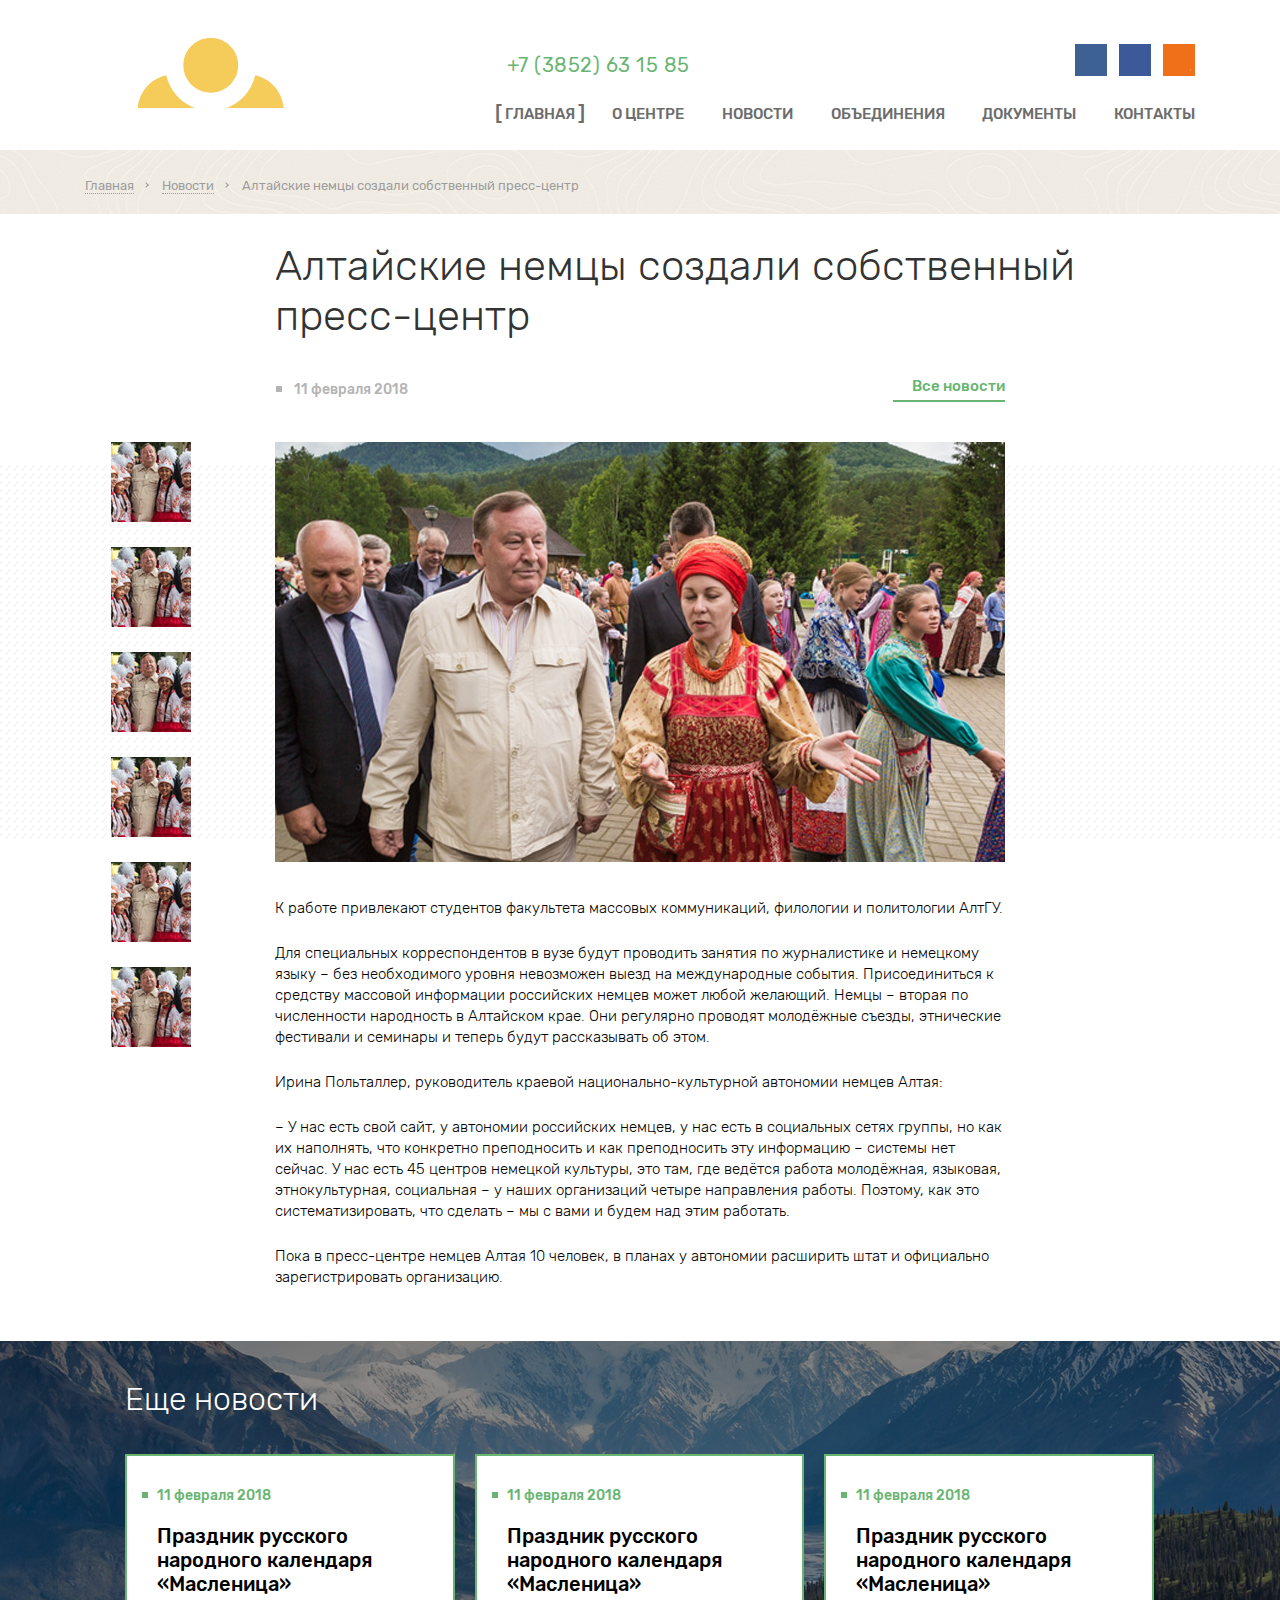
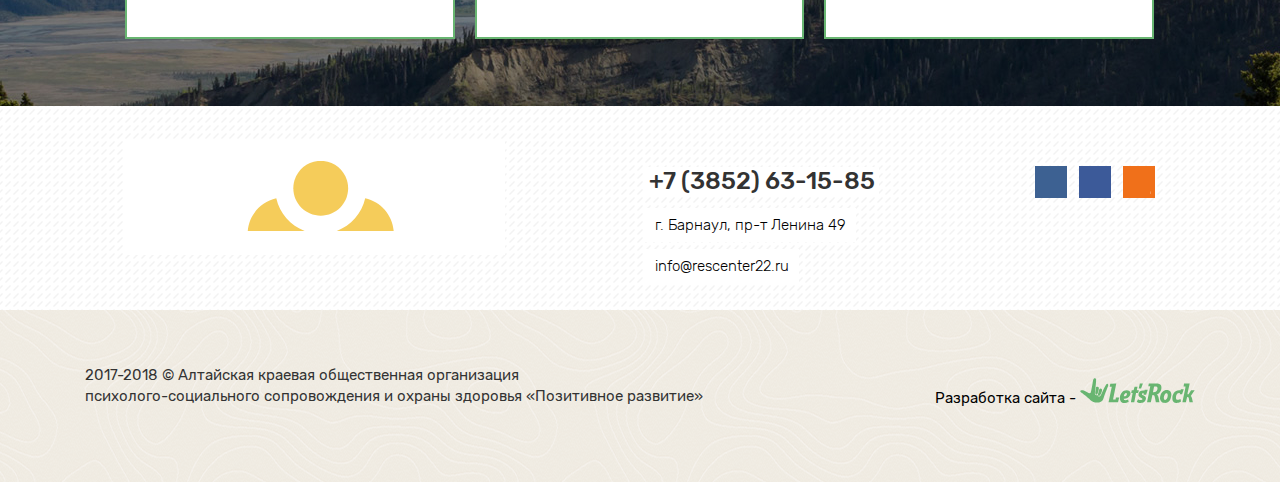
<file: news.html>
<!DOCTYPE html>
<html lang="ru">
<head>
	<meta charset="UTF-8">
<title>Title</title>
<link rel="stylesheet" href="css/style.css">
<link rel="icon" type="image/x-icon" href="/img/favicon.ico">
<meta name="viewport" content="width=device-width, initial-scale=1, maximum-scale=1" />
<!-- <meta name="viewport" content="width=1200/> -->
<script src="https://api-maps.yandex.ru/2.1/?lang=ru_RU" type="text/javascript"></script>
</head>
<body>
	<svg class="svg-collections">
	<symbol id="rc-logo" width="2044px" height="411px" viewBox="0 0 20440000 4110002">
		<defs>
		  <style type="text/css">
		   <![CDATA[
		    .fil2 {fill:#F5CC5A}
		    .fil1 {fill:black;fill-rule:nonzero}
		    .fil0 {fill:#0E2B3C;fill-rule:nonzero}
		   ]]>
		  </style>
		 </defs>
		<g>
		  <g>
		   <path class="fil0" d="M4241576 1166859c94997,0 177497,15744 247501,47244 70003,31500 124004,76500 162000,135000 37996,58500 57000,127252 57000,206256 0,79004 -19004,147496 -57000,205500 -37996,58004 -91997,102744 -162000,134244 -70004,31500 -152504,47256 -247501,47256l-183000 0 0 274500 -297000 0 0 -1050000 480000 0zm-18000 541500c61004,0 106997,-13252 138000,-39756 31004,-26492 46501,-64240 46501,-113244 0,-49004 -15497,-87000 -46501,-114000 -31003,-27000 -76996,-40500 -138000,-40500l-165000 0 0 307500 165000 0zm1499670 279000l0 229500 -843000 0 0 -1050000 823500 0 0 229500 -529500 0 0 177000 466500 0 0 222000 -466500 0 0 192000 549000 0zm703170 250500c-109996,0 -208748,-23256 -296244,-69756 -87508,-46500 -156260,-111248 -206256,-194244 -49996,-82996 -75000,-177000 -75000,-282000 0,-105000 25004,-199004 75000,-282000 49996,-82996 118748,-147756 206256,-194256 87496,-46500 186248,-69744 296244,-69744 96000,0 182504,16996 259500,51000 76996,34004 141000,82996 192000,147000l-189000 171000c-67996,-82004 -150496,-123000 -247500,-123000 -57000,0 -107752,12496 -152244,37500 -44504,25004 -79004,60248 -103500,105744 -24508,45508 -36756,97760 -36756,156756 0,58996 12248,111248 36756,156744 24496,45508 58996,80752 103500,105756 44492,25004 95244,37500 152244,37500 97004,0 179504,-40996 247500,-123000l189000 171000c-51000,64004 -115004,112996 -192000,147000 -76996,34004 -163500,51000 -259500,51000zm1588170 -1071000l-435000 811500c-46004,87000 -102248,153000 -168745,198000 -66507,45000 -139252,67500 -218256,67500 -58004,0 -120000,-13004 -186000,-39000l70500 -219000c40996,12000 76004,18000 105000,18000 28997,0 54756,-6496 77256,-19500 22500,-13004 43241,-33496 62244,-61500l-408000 -756000 313500 0 244501 507000 253500 -507000 289500 0zm598169 0c94996,0 177496,15744 247500,47244 70004,31500 124004,76500 162000,135000 37997,58500 57000,127252 57000,206256 0,79004 -19003,147496 -57000,205500 -37996,58004 -91996,102744 -162000,134244 -70004,31500 -152504,47256 -247500,47256l-183000 0 0 274500 -297000 0 0 -1050000 480000 0zm-18000 541500c61004,0 106996,-13252 138000,-39756 31004,-26492 46500,-64240 46500,-113244 0,-49004 -15496,-87000 -46500,-114000 -31004,-27000 -76996,-40500 -138000,-40500l-165000 0 0 307500 165000 0zm1168170 529500c-109996,0 -208748,-23256 -296244,-69756 -87508,-46500 -156260,-111248 -206256,-194244 -49996,-82996 -75000,-177000 -75000,-282000 0,-105000 25004,-199004 75000,-282000 49996,-82996 118748,-147756 206256,-194256 87496,-46500 186248,-69744 296244,-69744 96000,0 182504,16996 259500,51000 76996,34004 141000,82996 192000,147000l-189000 171000c-67996,-82004 -150496,-123000 -247500,-123000 -57000,0 -107752,12496 -152244,37500 -44504,25004 -79004,60248 -103500,105744 -24508,45508 -36756,97760 -36756,156756 0,58996 12248,111248 36756,156744 24496,45508 58996,80752 103500,105756 44492,25004 95244,37500 152244,37500 97004,0 179504,-40996 247500,-123000l189000 171000c-51000,64004 -115004,112996 -192000,147000 -76996,34004 -163500,51000 -259500,51000zm1607670 -1071000l0 1050000 -297000 0 0 -409500 -405000 0 0 409500 -297000 0 0 -1050000 297000 0 0 394500 405000 0 0 -394500 297000 0zm784170 334500c129000,0 228496,28748 298500,86244 70004,57508 105000,142760 105000,255756 0,121004 -39000,213496 -117000,277500 -78000,64004 -186496,96000 -325500,96000l-496501 0 0 -1050000 292500 0 0 334500 243001 0zm-58500 502500c49996,0 89752,-13500 119255,-40500 29493,-27000 44245,-64996 44245,-114000 0,-91004 -54497,-136500 -163500,-136500l-184501 0 0 291000 184501 0zm577500 -837000l292500 0 0 1050000 -292500 0 0 -1050000zm542669 0l292500 0 0 616500 433501 -616500 279000 0 0 1050000 -292501 0 0 -615000 -432000 615000 -280500 0 0 -1050000zm501000 -63000c-106004,0 -183744,-20504 -233244,-61500 -49500,-40996 -74256,-102000 -74256,-183000l199500 0c1004,34996 10004,61004 27000,78000 16996,16996 43996,25500 81000,25500 37004,0 64500,-8504 82500,-25500 18000,-16996 27497,-43004 28500,-78000l199501 0c0,81000 -25004,142004 -75000,183000 -49997,40996 -128504,61500 -235501,61500zm2321671 877500l0 450000 -271501 0 0 -214500 -861000 0 0 -1050000 292500 0 0 814500 403500 0 0 -814500 292501 0 0 814500 144000 0zm1007669 6000l0 229500 -843000 0 0 -1050000 823500 0 0 229500 -529500 0 0 177000 466500 0 0 222000 -466500 0 0 192000 549000 0zm1192170 -820500l0 1050000 -297000 0 0 -409500 -405000 0 0 409500 -297000 0 0 -1050000 297000 0 0 394500 405000 0 0 -394500 297000 0zm1094670 235500l-321000 0 0 814500 -292500 0 0 -814500 -322501 0 0 -235500 936001 0 0 235500zm640169 -235500c94996,0 177496,15744 247500,47244 70004,31500 124004,76500 162000,135000 37997,58500 57000,127252 57000,206256 0,79004 -19003,147496 -57000,205500 -37996,58004 -91996,102744 -162000,134244 -70004,31500 -152504,47256 -247500,47256l-183000 0 0 274500 -297000 0 0 -1050000 480000 0zm-18000 541500c61004,0 106996,-13252 138000,-39756 31004,-26492 46500,-64240 46500,-113244 0,-49004 -15496,-87000 -46500,-114000 -31004,-27000 -76996,-40500 -138000,-40500l-165000 0 0 307500 165000 0z"/>
		   <g>
		    <path class="fil1" d="M3704919 2944478l259205 0 0 328110 -55642 0 0 -281965 -147933 0 0 281965 -55630 0 0 -328110zm321461 164055c0,-60579 16866,-105473 50681,-134646 28145,-24248 62598,-36354 103157,-36354 44988,0 81862,14740 110516,44244 28559,29397 42898,70181 42898,122114 0,42142 -6331,75236 -18969,99354 -12650,24130 -31098,42898 -55311,56268 -24142,13382 -50587,20032 -79134,20032 -45945,0 -83031,-14646 -111378,-44056 -28346,-29385 -42460,-71740 -42460,-126956zm56893 106c0,41941 9177,73323 27496,94087 18449,20858 41516,31299 69449,31299 27603,0 50575,-10441 69000,-31406 18343,-20964 27508,-52889 27508,-95763 0,-40477 -9272,-71138 -27709,-91890 -18437,-20870 -41421,-31288 -68799,-31288 -27933,0 -51000,10323 -69449,31075 -18319,20764 -27496,52063 -27496,93886zm491221 289748l0 -453909 50575 0 0 43098c11905,-16654 25393,-29197 40464,-37512 14965,-8315 33177,-12531 54579,-12531 28016,0 52665,7157 74067,21590 21390,14327 37500,34666 48461,60803 10854,26233 16334,54886 16334,86174 0,33413 -6000,63543 -18023,90413 -12000,26764 -29492,47315 -52453,61630 -22866,14232 -46996,21402 -72284,21402 -18543,0 -35196,-3898 -49854,-11693 -14740,-7807 -26752,-17611 -36236,-29504l0 160039 -55630 0zm50575 -287846c0,42035 8527,73110 25500,93248 17067,20114 37724,30236 61960,30236 24650,0 45721,-10441 63213,-31299 17587,-20859 26339,-53103 26339,-96827 0,-41729 -8540,-72910 -25713,-93673 -17173,-20752 -37606,-31087 -61429,-31087 -23587,0 -44457,11067 -62587,33094 -18224,22134 -27283,54154 -27283,96308zm515338 120944c-20657,17611 -40582,29930 -59645,37205 -19075,7264 -39496,10855 -61429,10855 -36036,0 -63733,-8752 -83126,-26339 -19394,-17492 -29079,-39933 -29079,-67240 0,-16004 3685,-30650 10961,-43937 7370,-13276 16960,-23799 28759,-31819 11906,-8008 25181,-14114 40040,-18213 10960,-2858 27496,-5586 49523,-8338 44882,-5256 78071,-11693 99248,-19075 201,-7583 331,-12425 331,-14421 0,-22548 -5279,-38457 -15815,-47729 -14220,-12543 -35397,-18756 -63425,-18756 -26244,0 -45626,4630 -58063,13796 -12532,9177 -21697,25393 -27709,48791l-54366 -7583c4949,-23291 13063,-42141 24449,-56480 11374,-14339 27815,-25287 49311,-33083 21378,-7689 46346,-11586 74587,-11586 28027,0 50893,3259 68492,9897 17480,6638 30449,14859 38669,24862 8221,10016 14008,22666 17386,37938 1795,9484 2728,26551 2728,51106l0 73760c0,51519 1170,84071 3485,97866 2208,13807 6850,26976 13594,39626l-58157 0c-5587,-11693 -9166,-25394 -10749,-41103zm-4417 -123271c-20244,8220 -50586,15165 -91039,20858 -22984,3272 -39201,6957 -48685,11067 -9485,4110 -16760,10122 -21922,17917 -5149,7902 -7795,16642 -7795,26351 0,14634 5587,26964 16854,36756 11280,9803 27721,14763 49312,14763 21389,0 40464,-4653 57212,-14031 16654,-9272 28984,-22004 36780,-38138 6012,-12531 8952,-30968 8952,-55311l331 -20232zm207331 15815l0 -43630c23409,-201 39413,-1158 47835,-2740 8539,-1689 16653,-6532 24236,-14740 7583,-8233 11386,-18449 11386,-30780 0,-14846 -4949,-26870 -14965,-35705 -10004,-8964 -22866,-13393 -38775,-13393 -31300,0 -53209,18330 -65752,54992l-53103 -8835c16441,-61110 56268,-91665 119280,-91665 34984,0 62374,9484 82287,28547 19914,19075 29823,41835 29823,68279 0,26658 -12969,47941 -38776,63638 16536,8859 28867,20126 37193,33827 8221,13689 12331,29917 12331,48661 0,29410 -10748,53233 -32138,71552 -21496,18342 -51413,27508 -89976,27508 -74823,0 -118229,-33095 -130134,-99260l52476 -11386c4737,20858 14327,37098 28866,48579 14540,11480 31075,17173 49843,17173 18756,0 34346,-5268 46783,-15898 12426,-10547 18650,-24035 18650,-40476 0,-12732 -3898,-23799 -11705,-33284 -7795,-9484 -16110,-15378 -24968,-17716 -8847,-2421 -24862,-3567 -48047,-3567 -1890,0 -6107,106 -12650,319zm217169 -179551l128008 0c31406,0 54792,2645 70181,7901 15272,5268 28441,14858 39402,28878 11067,14114 16547,30874 16547,50457 0,15697 -3271,29409 -9685,40996 -6543,11693 -16240,21496 -29303,29291 15378,5162 28134,14752 38362,28866 10110,14020 15177,30780 15177,50055 -2019,31075 -13169,54154 -33307,69119 -20126,15059 -49417,22547 -87767,22547l-147615 0 0 -328110zm55630 138448l58996 0c23516,0 39733,-1263 48485,-3685 8846,-2527 16748,-7488 23693,-15071 6956,-7476 10441,-16535 10441,-27070 0,-17386 -6107,-29410 -18237,-36248 -12212,-6851 -33071,-10229 -62586,-10229l-60792 0 0 92303zm0 144142l73028 0c31382,0 52996,-3685 64689,-10960 11693,-7382 17799,-19914 18437,-37937 0,-10418 -3366,-20221 -10122,-29174 -6839,-8964 -15697,-14657 -26551,-16972 -10843,-2410 -28347,-3579 -52359,-3579l-67122 0 0 98622zm280276 -282590l55630 0 0 250240 154571 -250240 59740 0 0 328110 -55630 0 0 -248670 -154358 248670 -59953 0 0 -328110zm324106 0l265524 0 0 46145 -104964 0 0 281965 -55619 0 0 -281965 -104941 0 0 -46145zm318627 0l55629 0 0 250240 154571 -250240 59741 0 0 328110 -55630 0 0 -248670 -154359 248670 -59952 0 0 -328110zm353799 0l55653 0 0 137185 67630 0c4961,-46772 19607,-82500 43937,-107150 24449,-24661 56056,-36980 94937,-36980 33083,0 59221,6626 78296,20008 19169,13381 34972,31724 47409,55216 12425,23386 18638,54898 18638,94512 0,56480 -12839,99354 -38563,128551 -25701,29173 -60579,43725 -104622,43725 -40890,0 -73654,-13595 -98410,-40678 -24661,-27177 -38563,-64382 -41622,-111697l-67630 0 0 145418 -55653 0 0 -328110zm265216 40452c-27177,0 -48354,10441 -63531,31300 -15177,20763 -22760,49937 -22760,87555 0,45000 7583,77870 22866,98834 15272,20965 35705,31406 61217,31406 25382,0 46146,-9685 62374,-29091 16110,-19382 24224,-50669 24224,-93767 0,-42036 -7051,-73654 -21071,-94619 -14007,-21070 -35078,-31618 -63319,-31618zm383953 -40452l189036 0 0 46145 -133406 0 0 281965 -55630 0 0 -328110zm230540 453909l0 -453909 50575 0 0 43098c11905,-16654 25393,-29197 40452,-37512 14965,-8315 33189,-12531 54591,-12531 28016,0 52665,7157 74067,21590 21390,14327 37500,34666 48461,60803 10854,26233 16334,54886 16334,86174 0,33413 -6000,63543 -18023,90413 -12000,26764 -29492,47315 -52465,61630 -22854,14232 -46996,21402 -72272,21402 -18555,0 -35196,-3898 -49854,-11693 -14740,-7807 -26764,-17611 -36248,-29504l0 160039 -55618 0zm50575 -287846c0,42035 8527,73110 25488,93248 17079,20114 37724,30236 61961,30236 24661,0 45732,-10441 63224,-31299 17587,-20859 26339,-53103 26339,-96827 0,-41729 -8540,-72910 -25713,-93673 -17173,-20752 -37606,-31087 -61429,-31087 -23599,0 -44457,11067 -62587,33094 -18236,22134 -27283,54154 -27283,96308zm515338 120944c-20657,17611 -40582,29930 -59645,37205 -19075,7264 -39508,10855 -61429,10855 -36036,0 -63733,-8752 -83138,-26339 -19382,-17492 -29067,-39933 -29067,-67240 0,-16004 3685,-30650 10960,-43937 7371,-13276 16961,-23799 28760,-31819 11906,-8008 25181,-14114 40040,-18213 10960,-2858 27484,-5586 49512,-8338 44893,-5256 78082,-11693 99248,-19075 212,-7583 330,-12425 330,-14421 0,-22548 -5267,-38457 -15815,-47729 -14208,-12543 -35385,-18756 -63425,-18756 -26232,0 -45614,4630 -58051,13796 -12532,9177 -21709,25393 -27709,48791l-54378 -7583c4961,-23291 13075,-42141 24449,-56480 11386,-14339 27827,-25287 49311,-33083 21390,-7689 46358,-11586 74599,-11586 28027,0 50893,3259 68480,9897 17492,6638 30449,14859 38681,24862 8221,10016 14008,22666 17386,37938 1795,9484 2728,26551 2728,51106l0 73760c0,51519 1170,84071 3485,97866 2208,13807 6850,26976 13582,39626l-58146 0c-5586,-11693 -9165,-25394 -10748,-41103zm-4429 -123271c-20232,8220 -50575,15165 -91027,20858 -22985,3272 -39201,6957 -48685,11067 -9485,4110 -16760,10122 -21922,17917 -5161,7902 -7795,16642 -7795,26351 0,14634 5575,26964 16854,36756 11280,9803 27721,14763 49312,14763 21389,0 40452,-4653 57212,-14031 16654,-9272 28984,-22004 36780,-38138 6000,-12531 8941,-30968 8941,-55311l330 -20232zm340229 -163736l0 141614c17905,0 30543,-3378 37807,-10016 7275,-6744 17705,-26433 31193,-59315 12649,-31181 24130,-51000 34453,-59634 10110,-8445 26137,-12649 48153,-12649l20339 0 0 45826 -15071 -307c-14858,0 -24236,2209 -28347,6544 -4311,4523 -10960,18000 -19795,40452 -8232,21485 -15815,36237 -22760,44563 -6968,8221 -17929,15709 -32669,22548 24024,6437 47421,28653 70287,66803l61004 101681 -61110 0 -59445 -101587c-12106,-20634 -22748,-34122 -31701,-40559 -9059,-6413 -19819,-9579 -32338,-9579l0 151725 -56906 0 0 -151725c-12330,0 -22984,3166 -31925,9473 -9071,6319 -19606,19925 -31618,40795l-59941 101457 -61122 0 60791 -101681c23091,-38150 46689,-60366 70713,-66803 -16441,-7583 -28028,-15910 -34571,-24863 -6626,-8964 -16429,-30342 -29598,-64169 -4536,-11386 -9378,-18331 -14552,-20870 -5374,-2622 -13275,-3898 -23799,-3898 -2646,0 -8126,107 -16334,319l0 -46145 7688 0c21485,0 36556,1263 45308,3897 8752,2540 16547,8008 23492,16335 6850,8315 15815,25594 26764,52051 13381,32339 23716,51945 30885,58890 7146,6956 19796,10441 37819,10441l0 -141614 56906 0zm268039 0l228863 0 0 282590 35385 0 0 138449 -45519 0 0 -92929 -258556 0 0 92929 -45519 0 0 -138449 29079 0c39200,-53209 57956,-147413 56267,-282590zm46146 46145c-4110,106536 -20551,185339 -49311,236445l176386 0 0 -236445 -127075 0zm493417 240862c-20645,17611 -40570,29930 -59633,37205 -19075,7264 -39508,10855 -61430,10855 -36035,0 -63732,-8752 -83137,-26339 -19382,-17492 -29067,-39933 -29067,-67240 0,-16004 3685,-30650 10960,-43937 7370,-13276 16961,-23799 28760,-31819 11894,-8008 25181,-14114 40040,-18213 10960,-2858 27484,-5586 49511,-8338 44894,-5256 78083,-11693 99248,-19075 213,-7583 331,-12425 331,-14421 0,-22548 -5268,-38457 -15815,-47729 -14208,-12543 -35386,-18756 -63425,-18756 -26232,0 -45614,4630 -58063,13796 -12520,9177 -21697,25393 -27697,48791l-54378 -7583c4961,-23291 13075,-42141 24449,-56480 11386,-14339 27827,-25287 49311,-33083 21390,-7689 46358,-11586 74598,-11586 28028,0 50894,3259 68481,9897 17492,6638 30449,14859 38681,24862 8209,10016 14008,22666 17386,37938 1795,9484 2728,26551 2728,51106l0 73760c0,51519 1169,84071 3484,97866 2209,13807 6851,26976 13583,39626l-58146 0c-5586,-11693 -9165,-25394 -10760,-41103zm-4417 -123271c-20232,8220 -50575,15165 -91027,20858 -22985,3272 -39201,6957 -48686,11067 -9484,4110 -16759,10122 -21921,17917 -5161,7902 -7795,16642 -7795,26351 0,14634 5575,26964 16854,36756 11280,9803 27721,14763 49311,14763 21390,0 40453,-4653 57213,-14031 16653,-9272 28984,-22004 36779,-38138 6000,-12531 8941,-30968 8941,-55311l331 -20232zm141709 -163736l55630 0 0 136547 154264 0 0 -136547 55630 0 0 328110 -55630 0 0 -145418 -154264 0 0 145418 -55630 0 0 -328110zm563386 207992l54378 7594c-6024,37394 -21189,66579 -45744,87756 -24555,21177 -54780,31725 -90496,31725 -44788,0 -80823,-14646 -108000,-43937 -27307,-29304 -40890,-71233 -40890,-125812 0,-35397 5894,-66283 17610,-92834 11693,-26445 29492,-46347 53516,-59528 23905,-13275 49937,-19901 78177,-19901 35516,0 64701,8941 87248,26964 22654,18012 37193,43630 43512,76701l-53728 8220c-5174,-22015 -14233,-38563 -27402,-49736 -13075,-11067 -28866,-16641 -47421,-16641 -28028,0 -50788,10015 -68374,30023 -17492,20138 -26244,51744 -26244,95150 0,44055 8444,75968 25299,95882 16960,19913 38976,29929 66047,29929 21933,0 40158,-6650 54697,-20020 14646,-13275 23917,-33827 27815,-61535zm101161 -207992l55630 0 0 141614c17693,0 30130,-3378 37300,-10229 7051,-6732 17492,-26445 31393,-59208 10961,-25914 19819,-42981 26551,-51213 6863,-8209 14658,-13795 23493,-16653 8964,-2835 23196,-4311 42685,-4311l11161 0 0 45826 -15484 -307c-14646,0 -24024,2209 -28134,6544 -4311,4523 -10961,18000 -19819,40452 -8421,21485 -16110,36343 -23173,44563 -6945,8221 -17799,15709 -32445,22548 23917,6437 47516,28653 70689,66803l61016 101681 -61122 0 -60154 -101362c-12118,-20540 -22654,-34028 -31606,-40571 -9071,-6532 -19807,-9792 -32351,-9792l0 151725 -55630 0 0 -328110zm277217 0l55630 0 0 250240 154571 -250240 59740 0 0 328110 -55630 0 0 -248670 -154358 248670 -59953 0 0 -328110zm315248 328110l119799 -169961 -110941 -158149 68386 0 51827 77444c9591,14552 17173,26339 22547,35622 9378,-13181 17705,-25074 25181,-35728l54579 -77338 67973 0 -111591 158149 118854 169961 -67641 0 -67866 -101150 -15485 -24342 -87661 125492 -67961 0zm529689 -328110l55618 0 0 250240 154583 -250240 59740 0 0 328110 -55630 0 0 -248670 -154358 248670 -59953 0 0 -328110zm353174 0l55630 0 0 136547 154263 0 0 -136547 55630 0 0 328110 -55630 0 0 -145418 -154263 0 0 145418 -55630 0 0 -328110zm349075 0l55630 0 0 250240 154582 -250240 59729 0 0 328110 -55618 0 0 -248670 -154359 248670 -59964 0 0 -328110zm353811 0l55642 0 0 282590 154252 0 0 -282590 55630 0 0 282590 36035 0 0 138449 -45520 0 0 -92929 -256039 0 0 -328110zm361512 0l55630 0 0 250240 154582 -250240 59729 0 0 328110 -55618 0 0 -248670 -154359 248670 -59964 0 0 -328110zm567496 287007c-20646,17611 -40571,29930 -59646,37205 -19063,7264 -39496,10855 -61417,10855 -36035,0 -63732,-8752 -83138,-26339 -19382,-17492 -29079,-39933 -29079,-67240 0,-16004 3697,-30650 10961,-43937 7382,-13276 16972,-23799 28772,-31819 11893,-8008 25169,-14114 40027,-18213 10961,-2858 27496,-5586 49524,-8338 44894,-5256 78071,-11693 99248,-19075 213,-7583 331,-12425 331,-14421 0,-22548 -5268,-38457 -15815,-47729 -14221,-12543 -35398,-18756 -63425,-18756 -26233,0 -45615,4630 -58063,13796 -12532,9177 -21697,25393 -27697,48791l-54378 -7583c4960,-23291 13074,-42141 24448,-56480 11375,-14339 27827,-25287 49312,-33083 21389,-7689 46358,-11586 74598,-11586 28028,0 50894,3259 68480,9897 17492,6638 30449,14859 38681,24862 8209,10016 14008,22666 17386,37938 1784,9484 2729,26551 2729,51106l0 73760c0,51519 1169,84071 3484,97866 2209,13807 6850,26976 13583,39626l-58146 0c-5587,-11693 -9177,-25394 -10760,-41103zm-4417 -123271c-20233,8220 -50575,15165 -91040,20858 -22984,3272 -39200,6957 -48685,11067 -9472,4110 -16748,10122 -21921,17917 -5150,7902 -7795,16642 -7795,26351 0,14634 5586,26964 16866,36756 11268,9803 27720,14763 49311,14763 21378,0 40453,-4653 57213,-14031 16641,-9272 28984,-22004 36779,-38138 6000,-12531 8941,-30968 8941,-55311l331 -20232zm98728 -163736l265524 0 0 46145 -104953 0 0 281965 -55630 0 0 -281965 -104941 0 0 -46145zm318626 0l55630 0 0 250240 154571 -250240 59740 0 0 328110 -55630 0 0 -248670 -154358 248670 -59953 0 0 -328110zm353185 0l128008 0c31406,0 54792,2645 70170,7901 15283,5268 28452,14858 39413,28878 11067,14114 16547,30874 16547,50457 0,15697 -3271,29409 -9697,40996 -6543,11693 -16228,21496 -29291,29291 15378,5162 28134,14752 38362,28866 10111,14020 15166,30780 15166,50055 -2008,31075 -13170,54154 -33296,69119 -20137,15059 -49417,22547 -87767,22547l-147615 0 0 -328110zm55619 138448l59007 0c23504,0 39721,-1263 48473,-3685 8858,-2527 16760,-7488 23705,-15071 6956,-7476 10441,-16535 10441,-27070 0,-17386 -6119,-29410 -18237,-36248 -12224,-6851 -33082,-10229 -62586,-10229l-60803 0 0 92303zm0 144142l73027 0c31394,0 53008,-3685 64701,-10960 11693,-7382 17799,-19914 18437,-37937 0,-10418 -3378,-20221 -10122,-29174 -6839,-8964 -15697,-14657 -26551,-16972 -10843,-2410 -28347,-3579 -52359,-3579l-67133 0 0 98622zm455929 -282590l55630 0 0 250240 154582 -250240 59729 0 0 328110 -55630 0 0 -248670 -154347 248670 -59964 0 0 -328110zm743150 207992l54366 7594c-6012,37394 -21189,66579 -45732,87756 -24556,21177 -54780,31725 -90508,31725 -44788,0 -80823,-14646 -108000,-43937 -27296,-29304 -40890,-71233 -40890,-125812 0,-35397 5905,-66283 17610,-92834 11693,-26445 29492,-46347 53528,-59528 23905,-13275 49937,-19901 78177,-19901 35504,0 64689,8941 87236,26964 22654,18012 37205,43630 43524,76701l-53740 8220c-5162,-22015 -14233,-38563 -27402,-49736 -13063,-11067 -28866,-16641 -47409,-16641 -28028,0 -50788,10015 -68386,30023 -17481,20138 -26233,51744 -26233,95150 0,44055 8433,75968 25300,95882 16960,19913 38976,29929 66047,29929 21921,0 40157,-6650 54685,-20020 14646,-13275 23929,-33827 27827,-61535zm87980 -43937c0,-60579 16866,-105473 50693,-134646 28134,-24248 62587,-36354 103146,-36354 44988,0 81862,14740 110527,44244 28548,29397 42886,70181 42886,122114 0,42142 -6331,75236 -18968,99354 -12650,24130 -31087,42898 -55311,56268 -24130,13382 -50587,20032 -79134,20032 -45933,0 -83032,-14646 -111378,-44056 -28347,-29385 -42461,-71740 -42461,-126956zm56906 106c0,41941 9165,73323 27484,94087 18449,20858 41516,31299 69449,31299 27614,0 50575,-10441 69012,-31406 18330,-20964 27507,-52889 27507,-95763 0,-40477 -9283,-71138 -27720,-91890 -18425,-20870 -41410,-31288 -68799,-31288 -27933,0 -51000,10323 -69449,31075 -18319,20764 -27484,52063 -27484,93886zm345283 -164161l228851 0 0 282590 35397 0 0 138449 -45519 0 0 -92929 -258567 0 0 92929 -45508 0 0 -138449 29067 0c39200,-53209 57956,-147413 56279,-282590zm46146 46145c-4110,106536 -20551,185339 -49311,236445l176374 0 0 -236445 -127063 0zm502902 175748l57519 7595c-8952,33401 -25700,59421 -50137,77858 -24449,18449 -55642,27721 -93686,27721 -47834,0 -85759,-14752 -113787,-44268 -28016,-29386 -42047,-70795 -42047,-124004 0,-55004 14126,-97772 42472,-128114 28347,-30449 65114,-45626 110315,-45626 43725,0 79453,14846 107150,44669 27720,29823 41622,71752 41622,125799 0,3272 -106,8232 -319,14752l-244335 0c2103,35929 12225,63544 30555,82618 18225,19063 41091,28654 68374,28654 20339,0 37725,-5374 52063,-16122 14422,-10748 25808,-27933 34241,-51532zm-182067 -89138l182693 0c-2422,-27590 -9485,-48248 -20965,-62055 -17598,-21389 -40559,-32137 -68693,-32137 -25500,0 -46890,8539 -64276,25606 -17279,17067 -26870,39933 -28759,68586zm309874 -132755l55618 0 0 250240 154583 -250240 59740 0 0 328110 -55630 0 0 -248670 -154358 248670 -59953 0 0 -328110zm192177 -121382l37937 0c-3047,26031 -12531,46039 -28346,59964 -15804,14008 -36768,20965 -63012,20965 -26339,0 -47410,-6957 -63107,-20764 -15696,-13902 -25181,-33921 -28240,-60165l37937 0c2835,14232 8622,24862 17174,31818 8527,7063 20125,10548 34547,10548 16760,0 29409,-3378 37937,-10229 8539,-6732 14338,-17492 17173,-32137zm375319 329374l54366 7594c-6012,37394 -21189,66579 -45744,87756 -24543,21177 -54768,31725 -90496,31725 -44787,0 -80823,-14646 -108000,-43937 -27295,-29304 -40890,-71233 -40890,-125812 0,-35397 5906,-66283 17610,-92834 11693,-26445 29493,-46347 53528,-59528 23906,-13275 49937,-19901 78177,-19901 35504,0 64689,8941 87236,26964 22654,18012 37205,43630 43524,76701l-53740 8220c-5161,-22015 -14232,-38563 -27402,-49736 -13063,-11067 -28866,-16641 -47409,-16641 -28040,0 -50788,10015 -68386,30023 -17492,20138 -26232,51744 -26232,95150 0,44055 8433,75968 25287,95882 16973,19913 38977,29929 66059,29929 21921,0 40158,-6650 54685,-20020 14646,-13275 23929,-33827 27827,-61535zm72709 -207992l265523 0 0 46145 -104952 0 0 281965 -55630 0 0 -281965 -104941 0 0 -46145zm318626 0l128008 0c31405,0 54791,2645 70169,7901 15284,5268 28453,14858 39414,28878 11066,14114 16547,30874 16547,50457 0,15697 -3272,29409 -9697,40996 -6532,11693 -16228,21496 -29291,29291 15378,5162 28133,14752 38362,28866 10110,14020 15177,30780 15177,50055 -2020,31075 -13181,54154 -33307,69119 -20126,15059 -49418,22547 -87768,22547l-147614 0 0 -328110zm55630 138448l58996 0c23504,0 39720,-1263 48472,-3685 8859,-2527 16760,-7488 23705,-15071 6957,-7476 10441,-16535 10441,-27070 0,-17386 -6106,-29410 -18236,-36248 -12213,-6851 -33083,-10229 -62587,-10229l-60791 0 0 92303zm0 144142l73016 0c31393,0 53007,-3685 64700,-10960 11693,-7382 17800,-19914 18437,-37937 0,-10418 -3366,-20221 -10122,-29174 -6838,-8964 -15697,-14657 -26551,-16972 -10842,-2410 -28346,-3579 -52358,-3579l-67122 0 0 98622zm280275 -282590l55619 0 0 250240 154582 -250240 59741 0 0 328110 -55630 0 0 -248670 -154359 248670 -59953 0 0 -328110zm353800 0l55653 0 0 137185 67630 0c4961,-46772 19607,-82500 43937,-107150 24449,-24661 56056,-36980 94926,-36980 33094,0 59232,6626 78307,20008 19169,13381 34972,31724 47409,55216 12425,23386 18638,54898 18638,94512 0,56480 -12839,99354 -38563,128551 -25701,29173 -60579,43725 -104622,43725 -40890,0 -73654,-13595 -98410,-40678 -24661,-27177 -38563,-64382 -41622,-111697l-67630 0 0 145418 -55653 0 0 -328110zm265216 40452c-27189,0 -48354,10441 -63531,31300 -15177,20763 -22760,49937 -22760,87555 0,45000 7583,77870 22866,98834 15272,20965 35705,31406 61205,31406 25394,0 46146,-9685 62386,-29091 16110,-19382 24224,-50669 24224,-93767 0,-42036 -7051,-73654 -21071,-94619 -14007,-21070 -35078,-31618 -63319,-31618zm-14787690 665812l55630 0 0 250240 154571 -250240 59740 0 0 328098 -55630 0 0 -248657 -154347 248657 -59964 0 0 -328098zm353185 0l55630 0 0 136547 154264 0 0 -136547 55618 0 0 328098 -55618 0 0 -145405 -154264 0 0 145405 -55630 0 0 -328098zm319996 0l265524 0 0 46133 -104953 0 0 281965 -55630 0 0 -281965 -104941 0 0 -46133zm535359 221893l57519 7583c-8952,33413 -25701,59421 -50138,77870 -24448,18437 -55653,27721 -93685,27721 -47834,0 -85759,-14764 -113799,-44268 -28016,-29386 -42035,-70807 -42035,-124016 0,-54992 14126,-97772 42472,-128114 28347,-30449 65114,-45614 110315,-45614 43725,0 79453,14834 107150,44657 27720,29823 41622,71764 41622,125811 0,3260 -106,8221 -319,14752l-244347 0c2115,35929 12237,63544 30556,82607 18236,19074 41102,28665 68385,28665 20339,0 37725,-5374 52063,-16134 14422,-10736 25808,-27921 34241,-51520zm-182067 -89137l182693 0c-2422,-27603 -9485,-48249 -20965,-62067 -17598,-21378 -40559,-32138 -68693,-32138 -25500,0 -46902,8539 -64276,25618 -17279,17067 -26870,39933 -28759,68587zm309874 -132756l189023 0 0 46133 -133405 0 0 281965 -55618 0 0 -328098zm230527 453909l0 -453909 50575 0 0 43098c11906,-16654 25394,-29197 40465,-37524 14953,-8315 33177,-12519 54579,-12519 28015,0 52665,7145 74066,21590 21390,14315 37501,34666 48461,60792 10854,26244 16335,54897 16335,86185 0,33401 -6000,63543 -18024,90413 -12000,26752 -29492,47303 -52453,61630 -22866,14232 -47008,21402 -72283,21402 -18543,0 -35197,-3898 -49854,-11693 -14741,-7819 -26752,-17611 -36237,-29516l0 160051 -55630 0zm50575 -287858c0,42047 8528,73122 25500,93248 17067,20114 37713,30248 61961,30248 24649,0 45720,-10441 63212,-31299 17587,-20870 26339,-53114 26339,-96839 0,-41716 -8539,-72898 -25713,-93661 -17173,-20752 -37606,-31087 -61429,-31087 -23586,0 -44456,11055 -62586,33083 -18225,22134 -27284,54153 -27284,96307z"/>
		    <path class="fil1" d="M5837707 3937750c-20658,17598 -40583,29929 -59646,37192 -19075,7276 -39508,10867 -61429,10867 -36035,0 -63732,-8752 -83126,-26351 -19394,-17480 -29079,-39933 -29079,-67228 0,-16016 3685,-30662 10961,-43937 7370,-13276 16961,-23799 28760,-31819 11905,-8008 25181,-14114 40039,-18225 10961,-2846 27496,-5586 49524,-8326 44882,-5256 78071,-11693 99248,-19075 201,-7583 319,-12425 319,-14421 0,-22559 -5268,-38457 -15803,-47729 -14221,-12543 -35398,-18756 -63426,-18756 -26244,0 -45626,4618 -58063,13796 -12531,9165 -21696,25382 -27708,48791l-54366 -7594c4948,-23280 13063,-42142 24437,-56481 11385,-14327 27826,-25275 49311,-33071 21389,-7689 46358,-11586 74598,-11586 28028,0 50894,3248 68492,9897 17481,6626 30449,14859 38670,24863 8220,10003 14007,22653 17385,37937 1796,9472 2729,26551 2729,51094l0 73760c0,51520 1169,84083 3484,97878 2209,13795 6850,26965 13595,39614l-58158 0c-5587,-11693 -9165,-25382 -10748,-41090zm-4429 -123284c-20232,8232 -50575,15177 -91028,20870 -22984,3260 -39201,6957 -48685,11055 -9484,4110 -16760,10134 -21921,17929 -5150,7902 -7795,16630 -7795,26339 0,14634 5586,26976 16854,36768 11280,9791 27720,14752 49311,14752 21390,0 40453,-4642 57213,-14020 16653,-9272 28984,-22016 36779,-38138 6012,-12531 8953,-30980 8953,-55323l319 -20232zm142335 -163724l55641 0 0 282578 154252 0 0 -282578 55630 0 0 282578 36036 0 0 138461 -45520 0 0 -92941 -256039 0 0 -328098zm361523 0l55618 0 0 250240 154583 -250240 59740 0 0 328098 -55630 0 0 -248657 -154358 248657 -59953 0 0 -328098zm353174 0l55630 0 0 250240 154582 -250240 59729 0 0 328098 -55618 0 0 -248657 -154359 248657 -59964 0 0 -328098zm528838 0l55630 0 0 136547 154264 0 0 -136547 55630 0 0 328098 -55630 0 0 -145405 -154264 0 0 145405 -55630 0 0 -328098zm563386 287008c-20657,17598 -40570,29929 -59645,37192 -19075,7276 -39496,10867 -61418,10867 -36035,0 -63744,-8752 -83137,-26351 -19382,-17480 -29079,-39933 -29079,-67228 0,-16016 3685,-30662 10961,-43937 7381,-13276 16960,-23799 28759,-31819 11906,-8008 25181,-14114 40040,-18225 10960,-2846 27496,-5586 49523,-8326 44894,-5256 78071,-11693 99248,-19075 213,-7583 331,-12425 331,-14421 0,-22559 -5279,-38457 -15815,-47729 -14220,-12543 -35397,-18756 -63425,-18756 -26244,0 -45626,4618 -58063,13796 -12532,9165 -21697,25382 -27709,48791l-54366 -7594c4961,-23280 13063,-42142 24449,-56481 11374,-14327 27815,-25275 49311,-33071 21378,-7689 46346,-11586 74587,-11586 28039,0 50893,3248 68492,9897 17480,6626 30449,14859 38669,24863 8221,10003 14008,22653 17386,37937 1795,9472 2740,26551 2740,51094l0 73760c0,51520 1158,84083 3473,97878 2208,13795 6862,26965 13594,39614l-58157 0c-5587,-11693 -9166,-25382 -10749,-41090zm-4417 -123284c-20244,8232 -50586,15177 -91039,20870 -22984,3260 -39201,6957 -48685,11055 -9485,4110 -16760,10134 -21922,17929 -5149,7902 -7795,16630 -7795,26339 0,14634 5587,26976 16854,36768 11280,9791 27721,14752 49312,14752 21389,0 40464,-4642 57212,-14020 16654,-9272 28984,-22016 36780,-38138 6012,-12531 8952,-30980 8952,-55323l331 -20232zm141697 290185l0 -453909 50587 0 0 43098c11905,-16654 25382,-29197 40452,-37524 14965,-8315 33189,-12519 54579,-12519 28016,0 52677,7145 74079,21590 21378,14315 37500,34666 48461,60792 10854,26244 16334,54897 16334,86185 0,33401 -6000,63543 -18023,90413 -12012,26752 -29492,47303 -52465,61630 -22866,14232 -46996,21402 -72283,21402 -18544,0 -35197,-3898 -49843,-11693 -14740,-7819 -26764,-17611 -36248,-29516l0 160051 -55630 0zm50587 -287858c0,42047 8527,73122 25488,93248 17067,20114 37724,30248 61961,30248 24661,0 45732,-10441 63212,-31299 17599,-20870 26351,-53114 26351,-96839 0,-41716 -8552,-72898 -25725,-93661 -17173,-20752 -37594,-31087 -61417,-31087 -23599,0 -44457,11055 -62587,33083 -18236,22134 -27283,54153 -27283,96307zm280157 -1996c0,-60591 16855,-105473 50681,-134658 28134,-24236 62587,-36342 103146,-36342 45000,0 81874,14740 110528,44244 28547,29386 42886,70169 42886,122114 0,42142 -6331,75236 -18969,99354 -12638,24130 -31087,42886 -55311,56268 -24130,13382 -50575,20032 -79134,20032 -45933,0 -83031,-14658 -111378,-44056 -28335,-29397 -42449,-71752 -42449,-126956zm56894 106c0,41929 9165,73323 27496,94087 18437,20858 41516,31299 69437,31299 27614,0 50587,-10441 69012,-31406 18342,-20976 27508,-52901 27508,-95775 0,-40465 -9272,-71126 -27721,-91890 -18425,-20858 -41409,-31276 -68799,-31276 -27921,0 -51000,10311 -69437,31075 -18331,20752 -27496,52051 -27496,93886zm345284 -164161l228862 0 0 282578 35386 0 0 138461 -45520 0 0 -92941 -258555 0 0 92941 -45520 0 0 -138461 29079 0c39201,-53208 57957,-147401 56268,-282578zm46145 46133c-4110,106548 -20551,185351 -49311,236445l176386 0 0 -236445 -127075 0zm258248 117922c0,-60591 16855,-105473 50682,-134658 28133,-24236 62586,-36342 103145,-36342 45000,0 81874,14740 110528,44244 28559,29386 42886,70169 42886,122114 0,42142 -6331,75236 -18957,99354 -12650,24130 -31098,42886 -55323,56268 -24130,13382 -50575,20032 -79134,20032 -45933,0 -83031,-14658 -111366,-44056 -28346,-29397 -42461,-71752 -42461,-126956zm56894 106c0,41929 9177,73323 27496,94087 18437,20858 41516,31299 69437,31299 27614,0 50587,-10441 69012,-31406 18343,-20976 27508,-52901 27508,-95775 0,-40465 -9272,-71126 -27720,-91890 -18426,-20858 -41410,-31276 -68800,-31276 -27921,0 -51000,10311 -69437,31075 -18319,20752 -27496,52051 -27496,93886zm315567 -164161l128008 0c31406,0 54791,2633 70181,7889 15272,5280 28441,14859 39402,28890 11067,14114 16547,30862 16547,50457 0,15697 -3272,29409 -9685,40996 -6543,11693 -16240,21484 -29303,29279 15378,5174 28134,14752 38362,28867 10110,14031 15177,30779 15177,50067 -2019,31074 -13169,54141 -33307,69106 -20126,15071 -49417,22547 -87768,22547l-147614 0 0 -328098zm55630 138448l58996 0c23516,0 39733,-1275 48485,-3696 8846,-2516 16748,-7477 23692,-15059 6957,-7489 10441,-16536 10441,-27083 0,-17386 -6106,-29398 -18236,-36236 -12212,-6863 -33071,-10241 -62586,-10241l-60792 0 0 92315zm0 144130l73028 0c31382,0 52996,-3685 64689,-10960 11693,-7370 17799,-19902 18437,-37925 0,-10430 -3366,-20221 -10122,-29185 -6839,-8953 -15697,-14646 -26551,-16961 -10843,-2421 -28347,-3591 -52359,-3591l-67122 0 0 98622zm455918 -282578l55630 0 0 250240 154582 -250240 59741 0 0 328098 -55630 0 0 -248657 -154359 248657 -59964 0 0 -328098zm528212 0l55630 0 0 141614c17693,0 30130,-3378 37300,-10229 7051,-6744 17492,-26456 31393,-59220 10961,-25902 19819,-42980 26552,-51201 6850,-8220 14645,-13807 23492,-16653 8952,-2835 23185,-4311 42673,-4311l11173 0 0 45826 -15484 -319c-14646,0 -24024,2209 -28134,6544 -4323,4523 -10961,18012 -19819,40453 -8421,21496 -16110,36354 -23173,44563 -6945,8232 -17799,15708 -32457,22559 23929,6425 47516,28653 70701,66791l61016 101681 -61122 0 -60154 -101350c-12130,-20552 -22653,-34040 -31618,-40571 -9059,-6532 -19795,-9803 -32339,-9803l0 151724 -55630 0 0 -328098zm281753 454216l-6331 -51413c12224,3272 22760,4961 31819,4961 12437,0 22346,-2115 29716,-6213 7488,-4110 13595,-9921 18331,-17280 3472,-5586 9165,-19405 16961,-41515 1063,-3071 2645,-7595 4960,-13595l-124547 -329161 59433 0 68492 189448c8941,23918 16855,49205 23906,75756 6437,-24968 14019,-49630 22866,-73866l69957 -191338 55523 0 -124004 333791c-13382,35929 -23811,60591 -31287,74173 -9921,18237 -21295,31618 -34040,40146 -12850,8539 -28133,12756 -45826,12756 -10748,0 -22760,-2209 -35929,-6650zm331901 -454216l258555 0 0 327791 -55618 0 0 -281658 -147295 0 0 163217c0,38032 -1264,63118 -3685,75343 -2539,12118 -9272,22653 -20339,31712 -11173,9071 -27189,13595 -48153,13595 -12957,0 -27921,-839 -44788,-2422l0 -46263 24343 0c11492,0 19701,-1146 24661,-3579 4937,-2315 8209,-6118 9898,-11268 1583,-5161 2421,-21921 2421,-50268l0 -216200zm340429 0l55642 0 0 128338 70382 0c45933,0 81225,8835 106099,26658 24767,17799 37193,42342 37193,73653 0,27378 -10323,50764 -31075,70276 -20658,19488 -53752,29173 -99260,29173l-138981 0 0 -328098zm55642 282578l58571 0c35303,0 60484,-4311 75543,-12956 15071,-8634 22654,-22122 22654,-40453 0,-14232 -5575,-26870 -16748,-38043 -11173,-11067 -35811,-16642 -74079,-16642l-65941 0 0 108094zm196500 -282578l265524 0 0 46133 -104965 0 0 281965 -55618 0 0 -281965 -104941 0 0 -46133zm323162 454216l-6331 -51413c12225,3272 22760,4961 31819,4961 12449,0 22347,-2115 29717,-6213 7488,-4110 13594,-9921 18330,-17280 3473,-5586 9166,-19405 16961,-41515 1063,-3071 2646,-7595 4961,-13595l-124548 -329161 59433 0 68493 189448c8940,23918 16854,49205 23905,75756 6437,-24968 14020,-49630 22866,-73866l69957 -191338 55524 0 -124004 333791c-13382,35929 -23800,60591 -31288,74173 -9909,18237 -21295,31618 -34027,40146 -12863,8539 -28146,12756 -45839,12756 -10748,0 -22760,-2209 -35929,-6650zm311563 -307l0 -453909 50575 0 0 43098c11905,-16654 25394,-29197 40464,-37524 14965,-8315 33178,-12519 54579,-12519 28016,0 52666,7145 74067,21590 21390,14315 37500,34666 48461,60792 10854,26244 16334,54897 16334,86185 0,33401 -6000,63543 -18023,90413 -12000,26752 -29492,47303 -52453,61630 -22866,14232 -46996,21402 -72283,21402 -18544,0 -35197,-3898 -49855,-11693 -14740,-7819 -26752,-17611 -36236,-29516l0 160051 -55630 0zm50575 -287858c0,42047 8527,73122 25500,93248 17067,20114 37724,30248 61960,30248 24650,0 45721,-10441 63213,-31299 17587,-20870 26339,-53114 26339,-96839 0,-41716 -8540,-72898 -25713,-93661 -17173,-20752 -37606,-31087 -61429,-31087 -23587,0 -44457,11055 -62587,33083 -18224,22134 -27283,54153 -27283,96307zm476669 -166051l128020 0c31406,0 54791,2633 70169,7889 15272,5280 28453,14859 39414,28890 11067,14114 16547,30862 16547,50457 0,15697 -3272,29409 -9697,40996 -6543,11693 -16228,21484 -29303,29279 15390,5174 28134,14752 38374,28867 10110,14031 15165,30779 15165,50067 -2019,31074 -13169,54141 -33295,69106 -20138,15071 -49417,22547 -87768,22547l-147626 0 0 -328098zm55630 138448l59008 0c23504,0 39721,-1275 48473,-3696 8858,-2516 16759,-7477 23704,-15059 6957,-7489 10429,-16536 10429,-27083 0,-17386 -6106,-29398 -18224,-36236 -12224,-6863 -33083,-10241 -62598,-10241l-60792 0 0 92315zm0 144130l73028 0c31394,0 52996,-3685 64689,-10960 11693,-7370 17799,-19902 18449,-37925 0,-10430 -3378,-20221 -10122,-29185 -6851,-8953 -15697,-14646 -26552,-16961 -10842,-2421 -28346,-3591 -52358,-3591l-67134 0 0 98622zm413256 45520l173646 -452634 65847 0 184287 452634 -68173 0 -52370 -137173 -190607 0 -49098 137173 -63532 0zm130229 -185858l154252 0 -47209 -125492c-14220,-38138 -24968,-69650 -32445,-94512 -6212,29504 -14539,58476 -24980,87142l-49618 132862zm361287 -142240l258567 0 0 327791 -55630 0 0 -281658 -147295 0 0 163217c0,38032 -1264,63118 -3685,75343 -2539,12118 -9272,22653 -20339,31712 -11173,9071 -27177,13595 -48141,13595 -12969,0 -27933,-839 -44788,-2422l0 -46263 24343 0c11480,0 19689,-1146 24649,-3579 4949,-2315 8221,-6118 9898,-11268 1583,-5161 2421,-21921 2421,-50268l0 -216200zm312626 0l265524 0 0 46133 -104953 0 0 281965 -55630 0 0 -281965 -104941 0 0 -46133zm525875 287008c-20658,17598 -40571,29929 -59646,37192 -19075,7276 -39496,10867 -61417,10867 -36036,0 -63745,-8752 -83138,-26351 -19382,-17480 -29079,-39933 -29079,-67228 0,-16016 3685,-30662 10961,-43937 7381,-13276 16960,-23799 28759,-31819 11906,-8008 25182,-14114 40040,-18225 10960,-2846 27496,-5586 49523,-8326 44882,-5256 78071,-11693 99249,-19075 212,-7583 330,-12425 330,-14421 0,-22559 -5279,-38457 -15815,-47729 -14220,-12543 -35397,-18756 -63425,-18756 -26244,0 -45626,4618 -58063,13796 -12531,9165 -21697,25382 -27709,48791l-54366 -7594c4961,-23280 13063,-42142 24449,-56481 11374,-14327 27815,-25275 49311,-33071 21378,-7689 46347,-11586 74587,-11586 28039,0 50893,3248 68492,9897 17480,6626 30449,14859 38669,24863 8221,10003 14008,22653 17386,37937 1795,9472 2740,26551 2740,51094l0 73760c0,51520 1158,84083 3473,97878 2208,13795 6862,26965 13594,39614l-58157 0c-5587,-11693 -9166,-25382 -10748,-41090zm-4418 -123284c-20244,8232 -50586,15177 -91039,20870 -22984,3260 -39201,6957 -48685,11055 -9484,4110 -16760,10134 -21922,17929 -5149,7902 -7795,16630 -7795,26339 0,14634 5587,26976 16855,36768 11279,9791 27720,14752 49311,14752 21389,0 40464,-4642 57212,-14020 16654,-9272 28984,-22016 36780,-38138 6012,-12531 8953,-30980 8953,-55323l330 -20232zm141697 -163724l55630 0 0 250240 154583 -250240 59728 0 0 328098 -55618 0 0 -248657 -154358 248657 -59965 0 0 -328098zm192189 -121382l37925 0c-3047,26019 -12519,46039 -28334,59952 -15803,14008 -36768,20965 -63012,20965 -26339,0 -47410,-6957 -63106,-20752 -15697,-13902 -25182,-33933 -28241,-60165l37926 0c2846,14232 8633,24862 17173,31819 8527,7063 20138,10547 34559,10547 16760,0 29409,-3378 37937,-10229 8539,-6744 14339,-17492 17173,-32137zm375307 329374l54378 7582c-6023,37394 -21189,66591 -45744,87768 -24543,21177 -54779,31725 -90496,31725 -44787,0 -80823,-14658 -108000,-43937 -27295,-29304 -40890,-71233 -40890,-125823 0,-35386 5894,-66272 17611,-92823 11693,-26445 29492,-46358 53515,-59528 23918,-13275 49937,-19901 78178,-19901 35515,0 64700,8941 87248,26964 22653,18012 37204,43618 43511,76701l-53728 8209c-5161,-22004 -14232,-38551 -27402,-49725 -13063,-11067 -28866,-16653 -47409,-16653 -28039,0 -50799,10027 -68386,30035 -17492,20126 -26244,51744 -26244,95138 0,44055 8445,75969 25299,95894 16973,19901 38977,29929 66059,29929 21922,0 40158,-6650 54685,-20032 14646,-13275 23918,-33826 27815,-61523zm101162 -207992l55630 0 0 141614c17693,0 30142,-3378 37311,-10229 7039,-6744 17480,-26456 31382,-59220 10960,-25902 19819,-42980 26551,-51201 6862,-8220 14657,-13807 23492,-16653 8965,-2835 23197,-4311 42685,-4311l11173 0 0 45826 -15496 -319c-14645,0 -24023,2209 -28134,6544 -4311,4523 -10960,18012 -19807,40453 -8433,21496 -16122,36354 -23185,44563 -6945,8232 -17799,15708 -32445,22559 23918,6425 47516,28653 70689,66791l61028 101681 -61134 0 -60153 -101350c-12119,-20552 -22654,-34040 -31607,-40571 -9071,-6532 -19807,-9803 -32350,-9803l0 151724 -55630 0 0 -328098zm263421 164055c0,-60591 16855,-105473 50681,-134658 28134,-24236 62587,-36342 103146,-36342 45000,0 81874,14740 110528,44244 28547,29386 42886,70169 42886,122114 0,42142 -6331,75236 -18969,99354 -12638,24130 -31087,42886 -55311,56268 -24130,13382 -50575,20032 -79134,20032 -45933,0 -83031,-14658 -111378,-44056 -28335,-29397 -42449,-71752 -42449,-126956zm56894 106c0,41929 9165,73323 27496,94087 18437,20858 41516,31299 69437,31299 27614,0 50587,-10441 69012,-31406 18342,-20976 27508,-52901 27508,-95775 0,-40465 -9272,-71126 -27721,-91890 -18425,-20858 -41409,-31276 -68799,-31276 -27921,0 -51000,10311 -69437,31075 -18331,20752 -27496,52051 -27496,93886zm317457 -164161l85559 0 86716 262559 95989 -262559 79441 0 0 328098 -55630 0 0 -264142 -96615 264142 -49736 0 -91346 -276791 0 276791 -54378 0 0 -328098zm607760 0l55630 0 0 141614c17693,0 30130,-3378 37299,-10229 7051,-6744 17492,-26456 31394,-59220 10960,-25902 19819,-42980 26551,-51201 6862,-8220 14657,-13807 23492,-16653 8965,-2835 23197,-4311 42685,-4311l11162 0 0 45826 -15485 -319c-14645,0 -24023,2209 -28134,6544 -4311,4523 -10960,18012 -19819,40453 -8421,21496 -16110,36354 -23173,44563 -6945,8232 -17799,15708 -32456,22559 23929,6425 47527,28653 70700,66791l61016 101681 -61122 0 -60154 -101350c-12118,-20552 -22653,-34040 -31606,-40571 -9071,-6532 -19807,-9803 -32350,-9803l0 151724 -55630 0 0 -328098zm277216 453909l0 -453909 50575 0 0 43098c11906,-16654 25394,-29197 40465,-37524 14953,-8315 33177,-12519 54579,-12519 28015,0 52665,7145 74067,21590 21389,14315 37500,34666 48460,60792 10855,26244 16335,54897 16335,86185 0,33401 -6000,63543 -18024,90413 -12000,26752 -29492,47303 -52452,61630 -22867,14232 -46997,21402 -72284,21402 -18543,0 -35197,-3898 -49854,-11693 -14741,-7819 -26752,-17611 -36237,-29516l0 160051 -55630 0zm50575 -287858c0,42047 8528,73122 25500,93248 17067,20114 37725,30248 61961,30248 24650,0 45720,-10441 63213,-31299 17586,-20870 26338,-53114 26338,-96839 0,-41716 -8539,-72898 -25712,-93661 -17174,-20752 -37607,-31087 -61430,-31087 -23586,0 -44456,11055 -62586,33083 -18225,22134 -27284,54153 -27284,96307zm515339 120957c-20657,17598 -40583,29929 -59646,37192 -19074,7276 -39496,10867 -61429,10867 -36035,0 -63732,-8752 -83126,-26351 -19393,-17480 -29079,-39933 -29079,-67228 0,-16016 3686,-30662 10961,-43937 7370,-13276 16961,-23799 28760,-31819 11905,-8008 25181,-14114 40039,-18225 10961,-2846 27496,-5586 49524,-8326 44882,-5256 78071,-11693 99248,-19075 201,-7583 331,-12425 331,-14421 0,-22559 -5280,-38457 -15815,-47729 -14221,-12543 -35398,-18756 -63425,-18756 -26245,0 -45626,4618 -58063,13796 -12532,9165 -21697,25382 -27709,48791l-54366 -7594c4949,-23280 13063,-42142 24437,-56481 11386,-14327 27827,-25275 49311,-33071 21390,-7689 46358,-11586 74598,-11586 28028,0 50894,3248 68492,9897 17481,6626 30449,14859 38670,24863 8220,10003 14008,22653 17386,37937 1795,9472 2728,26551 2728,51094l0 73760c0,51520 1169,84083 3484,97878 2209,13795 6851,26965 13595,39614l-58158 0c-5586,-11693 -9165,-25382 -10748,-41090zm-4417 -123284c-20244,8232 -50587,15177 -91040,20870 -22984,3260 -39200,6957 -48685,11055 -9484,4110 -16760,10134 -21921,17929 -5150,7902 -7795,16630 -7795,26339 0,14634 5586,26976 16854,36768 11280,9791 27721,14752 49311,14752 21390,0 40465,-4642 57213,-14020 16653,-9272 28984,-22016 36779,-38138 6012,-12531 8953,-30980 8953,-55323l331 -20232zm365492 58169l57532 7583c-8965,33413 -25701,59421 -50150,77870 -24449,18437 -55642,27721 -93685,27721 -47823,0 -85760,-14764 -113788,-44268 -28015,-29386 -42035,-70807 -42035,-124016 0,-54992 14126,-97772 42472,-128114 28335,-30449 65103,-45614 110315,-45614 43725,0 79441,14834 107150,44657 27709,29823 41610,71764 41610,125811 0,3260 -106,8221 -307,14752l-244346 0c2102,35929 12224,63544 30555,82607 18236,19074 41090,28665 68374,28665 20350,0 37724,-5374 52063,-16134 14433,-10736 25807,-27921 34240,-51520zm-182067 -89137l182693 0c-2409,-27603 -9472,-48249 -20965,-62067 -17586,-21378 -40559,-32138 -68693,-32138 -25488,0 -46889,8539 -64275,25618 -17280,17067 -26858,39933 -28760,68587z"/>
		   </g>
		   <g>
		    <path class="fil2" d="M1831383 272457c0,-151370 -122705,-274063 -274064,-274063 -151358,0 -274063,122693 -274063,274063 0,151358 122705,274063 274063,274063 151359,0 274064,-122705 274064,-274063z"/>
		    <path class="fil2" d="M2002123 373051c-46063,203469 -227587,356174 -444780,356174 -217193,0 -398705,-152705 -444768,-356174 -163382,36402 -286063,181961 -286063,356174l0 365433c0,100713 81980,182705 182705,182705 100724,0 182717,-81992 182717,-182705l0 -182717 730842 0 0 182717c0,100724 81981,182705 182705,182705 100725,0 182717,-81981 182717,-182705l0 -365433c-12,-174201 -122705,-319772 -286075,-356174z"/>
		    <path class="fil2" d="M2973308 2231115c-131090,-75685 -298701,-30780 -374386,100311 -75673,131079 -30767,298701 100323,374374 131079,75685 304796,30768 380469,-100311 75685,-131079 24673,-298689 -106406,-374374z"/>
		    <path class="fil2" d="M2806111 1607150l-316453 -182716c-87236,-50363 -199228,-20351 -249590,66885 -50362,87225 -20351,199217 66874,249579l158244 91359 -365433 632929 -158233 -91358c-87236,-50363 -199216,-20351 -249578,66886 -50363,87236 -20363,199228 66874,249590l316453 182705c150885,87106 338291,53634 451488,-69650 -153166,-141626 -194658,-375177 -86067,-563279 108591,-188103 331606,-268938 530847,-207107 50173,-159673 -14540,-338716 -165426,-425823z"/>
		    <path class="fil2" d="M515764 2331438c-75685,-131091 -243295,-176008 -374386,-100311 -131079,75673 -182091,243283 -106406,374374 75674,131079 249390,175996 380469,100311 131091,-75685 175996,-243295 100323,-374374z"/>
		    <path class="fil2" d="M1422756 2440714c-50362,-87237 -162366,-117237 -249590,-66886l-158233 91358 -365421 -632929 158232 -91359c87225,-50362 117237,-162354 66874,-249579 -50362,-87236 -162354,-117236 -249578,-66885l-316465 182716c-150886,87107 -215599,266150 -165425,425835 199240,-61843 422256,18992 530858,207095 108591,188102 67099,421653 -86079,563279 113209,123284 300603,156768 451489,69662l316453 -182717c87236,-50362 117248,-162366 66885,-249590z"/>
		   </g>
		</g>
	</symbol>

	<symbol id="letsrock" x="0px" y="0px" viewBox="-33 353.4 63.6 13.9" >

	<g>
		<path d="M-20,364.4c0.7-2.2,1.3-3.6,2.1-5.7c0.3-0.7,0.5-1.1,0.4-1.5c-0.1-0.7-0.6-0.9-1-0.3c-0.1,0.1-0.1,0.2-0.2,0.3
			c-0.3,0.4-0.5,0.9-0.8,1.4c-0.9,1.6-1.6,3.7-2.1,4.4c-0.6,1-1.5,0.8-1.8-0.2c-0.7,0.5-1.5,0-1.5-0.9c0-0.8,0.2-1.8,0.3-2.6
			c0.1-1,0.4-3.6,0.4-5c0-0.2,0-0.3-0.1-0.4c-0.2-0.5-0.6-0.5-1.1-0.2c-0.2,0.2-0.4,0.5-0.5,0.9c-0.2,0.6-0.2,1.3-0.3,2
			c-0.1,0.5-0.8,4.6-1,4.9c-0.5,1.1-2.5-0.8-3.9-1.2c-1.6-0.4-2.6,0.4-1.4,1.1c0.8,0.5,3.4,2.5,4,3.2c0.2,0.2,0.2,0.2,0.4,0.3
			c0.2,0.2,0.4,0.4,0.6,0.7c1.4,1.3,4,2,5.9,1c0.4-0.2,0.5-0.3,0.8-0.6C-20.3,365.4-20.2,365-20,364.4L-20,364.4z"/>
		<path id="R_1_" d="M7.4,361.3l0.6-3.1c0.9,0,2.4-0.3,1.8,1.8C9.3,361.4,8.4,361.3,7.4,361.3L7.4,361.3z M4.1,366.9h2.1l0.9-4
			c1.2-0.1,1.2,0.7,1.4,1.5l0.5,2.5H11l-0.5-2.6c-0.1-0.6-0.4-1.1-0.6-1.4c-0.1-0.1-0.3-0.2-0.4-0.3c0.3-0.2,0.6-0.3,0.9-0.5
			c0.4-0.3,0.8-0.6,1.2-1.3c0.5-0.9,0.7-2.2,0.3-3.2c-0.5-1-1.3-1.2-2.8-1.2c-1.3,0-2.6,0-4,0l-0.3,1.6h1.1L4.1,366.9z"/>
		<path id="к_1_" d="M23.8,366.9h1.9l0.7-2.9c0.8-0.1,0.9,0.4,1,1.2l0.3,1.7l1.9,0l-0.3-1.3c-0.3-1.2-0.2-1.5-0.9-2.2l2.2-3.2l-2,0
			c-0.5,0.7-0.9,1.5-1.4,2.2h-0.6c0-0.6,1-4.7,1.2-5.9h-3.1l-0.3,1.6h1.1C25.4,359.6,23.8,366.2,23.8,366.9L23.8,366.9z"/>
		<polyline points="-11.4,364.2 -13.2,364.2 -13.4,365.3 -14.8,365.3 -13,356.5 -16.3,356.6 -16.7,358.2 -15.5,358.2 -17.3,366.9 
			-12,366.9 	"/>
		<path id="о_1_" d="M13.5,364.9c-0.1-0.4-0.1-0.9,0.1-1.5c0.2-0.7,0.7-1.8,1.5-1.5c0.7,0.2,0.7,2.1,0,3.1
			C14.6,365.8,13.8,365.9,13.5,364.9L13.5,364.9z M12.9,367.1c0.2,0.1,0.4,0.1,0.6,0.1c1.7,0.2,2.6-0.5,3.1-1.2
			c0.5-0.6,0.6-1.1,0.8-1.9c0.3-1,0.4-2.2-0.2-3.1c-0.7-0.9-2.1-1.2-3.4-0.7c-1,0.4-1.8,1.3-2.2,2.5c-0.2,0.6-0.3,1.3-0.3,2
			C11.5,366,12,366.7,12.9,367.1L12.9,367.1z"/>
		<path d="M-8.8,363.5c0.1-0.7,0.5-1.5,1.1-1.7c0.5-0.1,0.7,0.3,0.6,0.7c0,0.2-0.1,0.4-0.3,0.6C-7.7,363.5-8.2,363.5-8.8,363.5
			L-8.8,363.5z M-10.4,366.6c1.1,1.3,3.3,0.4,4.3,0.1l-0.3-1.4c-0.9,0.3-2.1,0.9-2.5-0.4c1.4,0.1,2.7-0.3,3.4-1.6
			c1.8-3.1-2.6-4.2-4.5-1.7c-0.7,0.9-1,1.8-1,3C-11,364.5-11.1,365.6-10.4,366.6z"/>
		<path d="M-0.6,363.1c0.3,1.1,1.9,1.3,2.1,1.8c0.4,0.9-1.4,1.1-2.4,0.3l-0.7,1.4c0.5,0.7,2.1,0.8,3.1,0.6c1.2-0.3,1.9-1.2,2-2.4
			c0-0.5-0.1-0.8-0.6-1.3c-0.4-0.4-0.9-0.5-1.3-0.7c-0.2-0.1-0.3-0.2-0.3-0.4c0-0.5,0.4-0.5,1-0.4l-0.1,0.7l1.4,0l0.9-2.7l-1.7,0
			l-0.1,0.4c-0.8-0.1-1.8-0.1-2.5,0.4C0.4,360.7-0.9,361.7-0.6,363.1z"/>
		<path id="C_1_" d="M18.9,366.7c0.2,0.2,0.4,0.3,0.8,0.4c0.4,0.1,1,0.2,1.4,0.1c0.3,0,0.5-0.1,0.8-0.2c0.3-0.1,0.5-0.2,0.7-0.3
			c0.1-0.1,0.2-0.1,0.4-0.2l-0.3-1.4c-0.6,0.2-2.8,1.3-2.5-1.2c0.1-1.4,0.6-2.4,2.2-2.2l-0.1,0.7l1.3,0l0.9-2.7h-1.6l-0.1,0.5
			c-1.9-0.2-2.9,0.3-3.7,1.4c-0.7,0.9-1,2.1-0.9,3.4C18.2,365.7,18.4,366.3,18.9,366.7L18.9,366.7z"/>
		<polygon points="-4.9,366.9 -3,366.9 -2,361.8 -0.9,361.8 -0.4,360.2 -1.6,360.2 -1.2,358.2 -2.8,358.2 -3.4,360.2 -4.4,360.2 
			-4.7,361.8 -3.9,361.8 	"/>
		<path d="M-23.4,362c0.4-0.8,0.6-1.9,0.7-2.6c0.1-0.7-0.1-1-0.8-1.1c-0.2,0-0.4,0-0.6,0.1c-0.3,0.2-0.2,0.5-0.3,1.1
			c-0.2,1.2-0.5,2.5,0,2.9C-23.9,363-23.6,362.4-23.4,362L-23.4,362z"/>
		<path d="M-21.9,362.7c0.6-0.9,1.3-2.6,0.9-3.1c-0.3-0.4-1.1-0.7-1.4,0c-0.2,0.5-0.4,1.4-0.5,1.9c-0.2,0.5-0.4,1.2-0.2,1.6
			C-22.7,363.7-22.1,363.1-21.9,362.7L-21.9,362.7z"/>
		<polygon points="-0.5,359.3 0.8,359.3 1.8,356.5 0.1,356.5 	"/>
	</g>

	</symbol>

	<symbol id="doc" width="316px" height="363px" viewBox="0 0 3160000 3630009">
	 <g id="Слой_x0020_1">
	  <g id="_2460611151936">
	   <path d="M577253 -992l2480511 0c55441,0 100393,44953 100393,100394l0 2586124 -11 1347 -24 1240 0 106 -47 1335 -47 1134 -12 201 -83 1322 -71 1040 -23 283 -201 2256 -36 378 -153 1311 -95 839 -59 460 -189 1300 -106 732 -83 567 -330 1925 -119 650 -248 1275 -106 532 -153 732 -272 1264 -106 437 -496 2079 -95 342 -236 910 -331 1240 -71 248 -295 980 -366 1228 -47 154 -343 1063 -401 1216 -24 71 -390 1134 -425 1181 0 24 -874 2279 -35 95 -827 2008 -59 153 -83 189 0 12 -898 2043 -118 272 -531 1146 -378 791 -166 343 -566 1133 -355 697 -212 426 -591 1122 -331 602 -271 508 -614 1098 -296 520 -330 567 -910 1512 -390 637 -661 1063 -225 355 -460 708 -685 1040 -189 272 -520 767 -720 1028 -130 189 -603 827 -732 1015 -94 118 -662 874 -768 993 -35 47 -744 933 -768 945 -23 23 -804 957 -732 850 -83 107 -826 933 -685 768 -154 165 -850 909 -638 685 -213 225 -874 897 -602 603 -284 283 -885 874 -555 532 -355 330 -74811 80575 0 495132 90614 142654c29670,46771 15792,108768 -30980,138437 -16689,10583 -35315,15626 -53728,15614l-2480511 71c-158268,0 -302174,-64736 -406442,-168981 -104220,-104220 -168957,-248103 -168957,-406418l0 -2481207c0,-158339 64701,-302233 168946,-406454 104220,-104244 248114,-168945 406453,-168945zm-363272 3068464c-2197,8622 -5469,16689 -9603,24095 8563,88630 48473,168567 108402,228496 67973,67961 161635,110162 264473,110162l2297900 0 -6201 -9779c-11268,-16229 -17882,-35930 -17882,-57178l0 -563245 236 0c0,-4713 331,-9425 992,-14103l-2275045 0c-86244,0 -165827,29374 -229146,78532 -65031,50492 -113162,121583 -134126,203020zm-11339 -342544c7536,-6496 15236,-12803 23103,-18909 97488,-75686 219567,-120887 351508,-120887l2380117 0 0 -2385336 -2380117 0c-102909,0 -196559,42189 -264485,110126 -67937,67925 -110126,161575 -110126,264485l0 2150521z"/>
	   <path d="M973443 1027514c-55441,0 -100394,-44952 -100394,-100394 0,-55441 44953,-100394 100394,-100394l1518760 0c55441,0 100394,44953 100394,100394 0,55442 -44953,100394 -100394,100394l-1518760 0z"/>
	   <path d="M973443 1636575c-55441,0 -100394,-44953 -100394,-100394 0,-55441 44953,-100394 100394,-100394l1518760 0c55441,0 100394,44953 100394,100394 0,55441 -44953,100394 -100394,100394l-1518760 0z"/>
	  </g>
	 </g>
	</symbol>

	<symbol id='undo' x="0px" y="0px" width="497.25px" height="497.25px" viewBox="0 0 497.25 497.25">

		<g>
			<g>
				<path d="M248.625,89.25V0l-127.5,127.5l127.5,127.5V140.25c84.15,0,153,68.85,153,153c0,84.15-68.85,153-153,153
					c-84.15,0-153-68.85-153-153h-51c0,112.2,91.8,204,204,204s204-91.8,204-204S360.825,89.25,248.625,89.25z"/>
			</g>
		</g>

	</symbol>

	<symbol id="vk" x="0px" y="0px" width="548.358px" height="548.358px" viewBox="0 0 548.358 548.358">
		<g>
			<path d="M545.451,400.298c-0.664-1.431-1.283-2.618-1.858-3.569c-9.514-17.135-27.695-38.167-54.532-63.102l-0.567-0.571
				l-0.284-0.28l-0.287-0.287h-0.288c-12.18-11.611-19.893-19.418-23.123-23.415c-5.91-7.614-7.234-15.321-4.004-23.13
				c2.282-5.9,10.854-18.36,25.696-37.397c7.807-10.089,13.99-18.175,18.556-24.267c32.931-43.78,47.208-71.756,42.828-83.939
				l-1.701-2.847c-1.143-1.714-4.093-3.282-8.846-4.712c-4.764-1.427-10.853-1.663-18.278-0.712l-82.224,0.568
				c-1.332-0.472-3.234-0.428-5.712,0.144c-2.475,0.572-3.713,0.859-3.713,0.859l-1.431,0.715l-1.136,0.859
				c-0.952,0.568-1.999,1.567-3.142,2.995c-1.137,1.423-2.088,3.093-2.848,4.996c-8.952,23.031-19.13,44.444-30.553,64.238
				c-7.043,11.803-13.511,22.032-19.418,30.693c-5.899,8.658-10.848,15.037-14.842,19.126c-4,4.093-7.61,7.372-10.852,9.849
				c-3.237,2.478-5.708,3.525-7.419,3.142c-1.715-0.383-3.33-0.763-4.859-1.143c-2.663-1.714-4.805-4.045-6.42-6.995
				c-1.622-2.95-2.714-6.663-3.285-11.136c-0.568-4.476-0.904-8.326-1-11.563c-0.089-3.233-0.048-7.806,0.145-13.706
				c0.198-5.903,0.287-9.897,0.287-11.991c0-7.234,0.141-15.085,0.424-23.555c0.288-8.47,0.521-15.181,0.716-20.125
				c0.194-4.949,0.284-10.185,0.284-15.705s-0.336-9.849-1-12.991c-0.656-3.138-1.663-6.184-2.99-9.137
				c-1.335-2.95-3.289-5.232-5.853-6.852c-2.569-1.618-5.763-2.902-9.564-3.856c-10.089-2.283-22.936-3.518-38.547-3.71
				c-35.401-0.38-58.148,1.906-68.236,6.855c-3.997,2.091-7.614,4.948-10.848,8.562c-3.427,4.189-3.905,6.475-1.431,6.851
				c11.422,1.711,19.508,5.804,24.267,12.275l1.715,3.429c1.334,2.474,2.666,6.854,3.999,13.134c1.331,6.28,2.19,13.227,2.568,20.837
				c0.95,13.897,0.95,25.793,0,35.689c-0.953,9.9-1.853,17.607-2.712,23.127c-0.859,5.52-2.143,9.993-3.855,13.418
				c-1.715,3.426-2.856,5.52-3.428,6.28c-0.571,0.76-1.047,1.239-1.425,1.427c-2.474,0.948-5.047,1.431-7.71,1.431
				c-2.667,0-5.901-1.334-9.707-4c-3.805-2.666-7.754-6.328-11.847-10.992c-4.093-4.665-8.709-11.184-13.85-19.558
				c-5.137-8.374-10.467-18.271-15.987-29.691l-4.567-8.282c-2.855-5.328-6.755-13.086-11.704-23.267
				c-4.952-10.185-9.329-20.037-13.134-29.554c-1.521-3.997-3.806-7.04-6.851-9.134l-1.429-0.859c-0.95-0.76-2.475-1.567-4.567-2.427
				c-2.095-0.859-4.281-1.475-6.567-1.854l-78.229,0.568c-7.994,0-13.418,1.811-16.274,5.428l-1.143,1.711
				C0.288,140.146,0,141.668,0,143.763c0,2.094,0.571,4.664,1.714,7.707c11.42,26.84,23.839,52.725,37.257,77.659
				c13.418,24.934,25.078,45.019,34.973,60.237c9.897,15.229,19.985,29.602,30.264,43.112c10.279,13.515,17.083,22.176,20.412,25.981
				c3.333,3.812,5.951,6.662,7.854,8.565l7.139,6.851c4.568,4.569,11.276,10.041,20.127,16.416
				c8.853,6.379,18.654,12.659,29.408,18.85c10.756,6.181,23.269,11.225,37.546,15.126c14.275,3.905,28.169,5.472,41.684,4.716h32.834
				c6.659-0.575,11.704-2.669,15.133-6.283l1.136-1.431c0.764-1.136,1.479-2.901,2.139-5.276c0.668-2.379,1-5,1-7.851
				c-0.195-8.183,0.428-15.558,1.852-22.124c1.423-6.564,3.045-11.513,4.859-14.846c1.813-3.33,3.859-6.14,6.136-8.418
				c2.282-2.283,3.908-3.666,4.862-4.142c0.948-0.479,1.705-0.804,2.276-0.999c4.568-1.522,9.944-0.048,16.136,4.429
				c6.187,4.473,11.99,9.996,17.418,16.56c5.425,6.57,11.943,13.941,19.555,22.124c7.617,8.186,14.277,14.271,19.985,18.274
				l5.708,3.426c3.812,2.286,8.761,4.38,14.853,6.283c6.081,1.902,11.409,2.378,15.984,1.427l73.087-1.14
				c7.229,0,12.854-1.197,16.844-3.572c3.998-2.379,6.373-5,7.139-7.851c0.764-2.854,0.805-6.092,0.145-9.712
				C546.782,404.25,546.115,401.725,545.451,400.298z"/>
		</g>
	</symbol>

	<symbol id="fb" x="0px" y="0px" width="430.113px" height="430.114px" viewBox="0 0 430.113 430.114">
		<g>
			<path d="M158.081,83.3c0,10.839,0,59.218,0,59.218h-43.385v72.412h43.385v215.183h89.122V214.936h59.805
				c0,0,5.601-34.721,8.316-72.685c-7.784,0-67.784,0-67.784,0s0-42.127,0-49.511c0-7.4,9.717-17.354,19.321-17.354
				c9.586,0,29.818,0,48.557,0c0-9.859,0-43.924,0-75.385c-25.016,0-53.476,0-66.021,0C155.878-0.004,158.081,72.48,158.081,83.3z"/>
		</g>
	</symbol>

	<symbol id="ok" x="0px" y="0px" width="95.481px" height="95.481px" viewBox="0 0 95.481 95.481">
		<g>
			<g>
				<path d="M43.041,67.254c-7.402-0.772-14.076-2.595-19.79-7.064c-0.709-0.556-1.441-1.092-2.088-1.713
					c-2.501-2.402-2.753-5.153-0.774-7.988c1.693-2.426,4.535-3.075,7.489-1.682c0.572,0.27,1.117,0.607,1.639,0.969
					c10.649,7.317,25.278,7.519,35.967,0.329c1.059-0.812,2.191-1.474,3.503-1.812c2.551-0.655,4.93,0.282,6.299,2.514
					c1.564,2.549,1.544,5.037-0.383,7.016c-2.956,3.034-6.511,5.229-10.461,6.761c-3.735,1.448-7.826,2.177-11.875,2.661
					c0.611,0.665,0.899,0.992,1.281,1.376c5.498,5.524,11.02,11.025,16.5,16.566c1.867,1.888,2.257,4.229,1.229,6.425
					c-1.124,2.4-3.64,3.979-6.107,3.81c-1.563-0.108-2.782-0.886-3.865-1.977c-4.149-4.175-8.376-8.273-12.441-12.527
					c-1.183-1.237-1.752-1.003-2.796,0.071c-4.174,4.297-8.416,8.528-12.683,12.735c-1.916,1.889-4.196,2.229-6.418,1.15
					c-2.362-1.145-3.865-3.556-3.749-5.979c0.08-1.639,0.886-2.891,2.011-4.014c5.441-5.433,10.867-10.88,16.295-16.322
					C42.183,68.197,42.518,67.813,43.041,67.254z"/>
				<path d="M47.55,48.329c-13.205-0.045-24.033-10.992-23.956-24.218C23.67,10.739,34.505-0.037,47.84,0
					c13.362,0.036,24.087,10.967,24.02,24.478C71.792,37.677,60.889,48.375,47.55,48.329z M59.551,24.143
					c-0.023-6.567-5.253-11.795-11.807-11.801c-6.609-0.007-11.886,5.316-11.835,11.943c0.049,6.542,5.324,11.733,11.896,11.709
					C54.357,35.971,59.573,30.709,59.551,24.143z"/>
			</g>
		</g>
	</symbol>


</svg>
	<header class="header">
	<div class="container">
		<div class="header__body">
			<button class="menu"></button>
			<div class="header__l-col">
				<div class="header__logo logo">
					<a href="/">
						<svg>
							<use href="#rc-logo"/>
						</svg>	
					</a>
				</div>		
			</div>
			<div class="header__r-col">
				<div class="header__line">
					<a href="tel:73852631585" class="header__phone">+7 (3852) 63 15 85</a>
					<ul class="header__social social">
						<li class="social__item social__item_vk">
							<a href="#vk">
								<svg>
									<use href="#vk"/>
								</svg>
							</a>
						</li>
						<li class="social__item social__item_fb">
							<a href="#fb">
								<svg>
									<use href="#fb"/>
								</svg>
							</a>
						</li>
						<li class="social__item social__item_ok">
							<a href="#ok">
								<svg>
									<use href="#ok"/>
								</svg>
							</a>
						</li>
					</ul>
				</div>
				<div class="header__line">
					<nav class="nav">
	<div class="nav__item">
		<a href="#" class="nav__link current">Главная</a>
	</div>
	<div class="nav__item nav__item_drop">
		<a href="#" class="nav__link">О центре</a>
		<ul class="nav__drop">
			<li><a href="#">Позитивное развитие</a></li>
			<li><a href="#">Курсы повышения квалификации</a></li>
			<li><a href="#">Консультации</a></li>
			<li><a href="#">Конференции</a></li>
			<li><a href="#">Курсы повышения квалификации</a></li>
		</ul>
	</div>
	<div class="nav__item">
		<a href="#" class="nav__link">Новости</a>
	</div>
	<div class="nav__item">
		<a href="#" class="nav__link">Объединения</a>	
	</div>
	<div class="nav__item">
		<a href="#" class="nav__link">Документы</a>	
	</div>
	<div class="nav__item">
		<a href="#" class="nav__link">Контакты</a>
	</div>
</nav>
				</div>
			</div>
		</div>
	</div>
</header>

	<div class="wrapper">
		<div class="breadcrumbs">
			<div class="container container_lar">
				<ul class="breadcrumbs__list">
					<li class="breadcrumbs__item"><a href="#">Главная</a></li>
					<li class="breadcrumbs__item"><a href="#">Новости</a></li>
					<li class="breadcrumbs__item"><a href="#">Алтайские немцы создали собственный пресс-центр</a></li>
				</ul>
			</div>
		</div>
		<section class="section">
			<div class="container container_content">
				<h2 class="title title_page">Алтайские немцы создали собственный пресс-центр</h2>
				<div class="section__inf">
					<span class="datenews">11 февраля 2018</span>
					<a href="#" class="link link_allnews">
					<svg>
						<use href="#undo">
					</svg>
					Все новости
					</a>
				</div>
				<div class="content content_news">
					<div class="news-g">
						<ul class="news-g__list">
	<li class="news-g__item" data-img="img/news.jpg">
		<img src="img/newsg.jpg" alt="">
	</li>
	<li class="news-g__item" data-img="img/news.jpg">
		<img src="img/newsg.jpg" alt="">
	</li>
	<li class="news-g__item" data-img="img/news.jpg">
		<img src="img/newsg.jpg" alt="">
	</li>
	<li class="news-g__item" data-img="img/news.jpg">
		<img src="img/newsg.jpg" alt="">
	</li>
	<li class="news-g__item" data-img="img/news.jpg">
		<img src="img/newsg.jpg" alt="">
	</li>
	<li class="news-g__item" data-img="img/news.jpg">
		<img src="img/newsg.jpg" alt="">
	</li>
</ul>
					</div>
					<img src="img/news.jpg" alt="">
					<p>К работе привлекают студентов факультета массовых коммуникаций, филологии и политологии АлтГУ.</p>
					<p>Для специальных корреспондентов в вузе будут проводить занятия по журналистике и немецкому языку – без необходимого уровня невозможен выезд на международные события. Присоединиться к средству массовой информации российских немцев может любой желающий. Немцы – вторая по численности народность в Алтайском крае. Они регулярно проводят молодёжные съезды, этнические фестивали и семинары и теперь будут рассказывать об этом.</p>
					<p>Ирина Польталлер, руководитель краевой национально-культурной автономии немцев Алтая:</p>
					<p>– У нас есть свой сайт, у автономии российских немцев, у нас есть в социальных сетях группы, но как их наполнять, что конкретно преподносить и как преподносить эту информацию – системы нет сейчас. У нас есть 45 центров немецкой культуры, это там, где ведётся работа молодёжная, языковая,  этнокультурная, социальная – у наших организаций четыре направления работы. Поэтому, как это систематизировать, что сделать – мы с вами и будем над этим работать.</p>
					<p>Пока в пресс-центре немцев Алтая 10 человек, в планах у автономии расширить штат и официально зарегистрировать организацию.</p>
				</div>
			</div>
			<div class="morenews">
	<div class="container container_mid">
		<h2 class="title title_wh">Еще новости</h2>
		<div class="newslist newslist_more">
			<div class="newslist__item">
				<a href="#"></a>
				<span class="newslist__date">11 февраля 2018</span>
				<p class="newslist__title">Праздник русского народного календаря «Масленица»</p>
			</div>
			<div class="newslist__item">
				<a href="#"></a>
				<span class="newslist__date">11 февраля 2018</span>
				<p class="newslist__title">Праздник русского народного календаря «Масленица»</p>
			</div>
			<div class="newslist__item">
				<a href="#"></a>
				<span class="newslist__date">11 февраля 2018</span>
				<p class="newslist__title">Праздник русского народного календаря «Масленица»</p>
			</div>
		</div>
	</div>
</div>
		</section>
	</div>

	<footer class="footer">
	<div class="footer__top">
		<div class="container container_mid">
			<div class="footer__body">
				<div class="footer__block">
					<div class="logo">
	<a href="/">
		<svg>
			<use href="#rc-logo"/>
		</svg>	
	</a>
</div>			
				</div>
				<div class="footer__block">
					<div class="footer__contacts">
						<a href="73852631585" class="tel">+7 (3852) 63-15-85</a>
						<p>г. Барнаул, пр-т Ленина 49</p>
						<a href="mailto:info@rescenter22.ru" class="footer__link">info@rescenter22.ru</a>
					</div>
				</div>
				<div class="footer__block">
					<ul class="footer__social social">
						<li class="social__item social__item_vk">
							<a href="#vk">
								<svg>
									<use href="#vk"/>
								</svg>
							</a>
						</li>
						<li class="social__item social__item_fb">
							<a href="#fb">
								<svg>
									<use href="#fb"/>
								</svg>
							</a>
						</li>
						<li class="social__item social__item_ok">
							<a href="#ok">
								<svg>
									<use href="#ok"/>
								</svg>
							</a>
						</li>
					</ul>
				</div>
			</div>
		</div>
	</div>
	<div class="footer__bot">
		<div class="container container_lar">
			<div class="copyright">
				<p>2017-2018 © Алтайская краевая общественная организация <br>психолого-социального сопровождения и охраны здоровья «Позитивное развитие»</p>
				<div class="copyright__letsrock">
					<span>Разработка сайта - </span>
					<a href="#">
						<svg>
							<use href="#letsrock"/>
						</svg>
					</a>
				</div>
			</div>
		</div>
	</div>
</footer>

	<script src="js/libs.js"></script>
	<script src="js/script.js"></script>
</body>
</html>
</file>
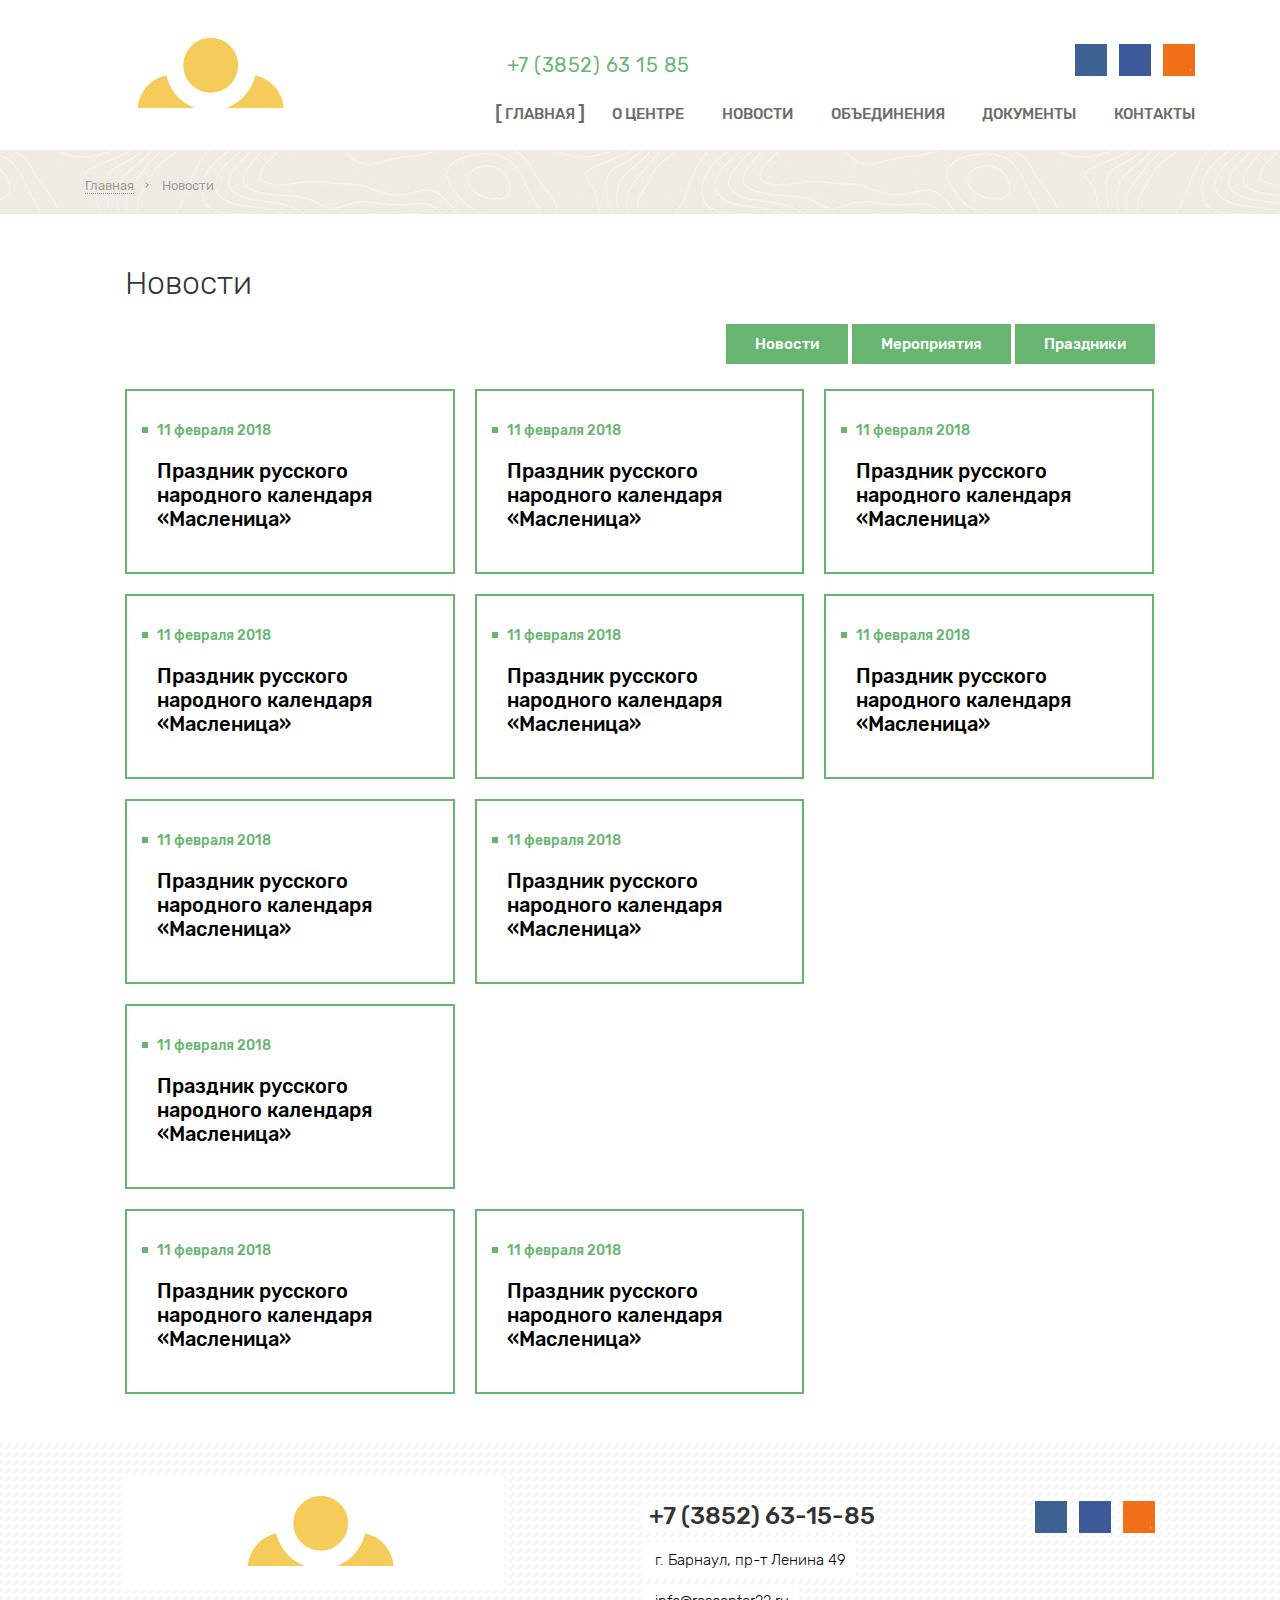
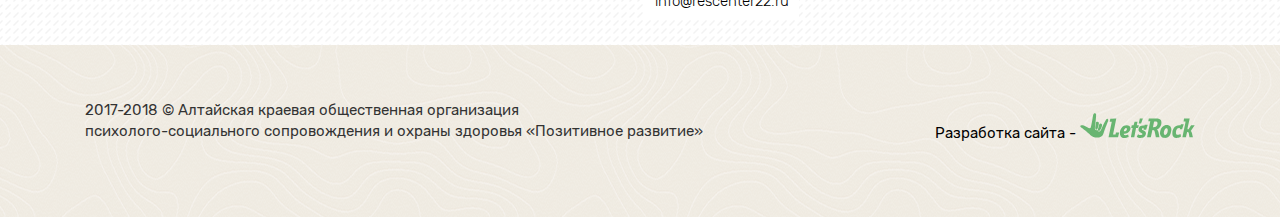
<file: newslist.html>
<!DOCTYPE html>
<html lang="ru">
<head>
	<meta charset="UTF-8">
<title>Title</title>
<link rel="stylesheet" href="css/style.css">
<link rel="icon" type="image/x-icon" href="/img/favicon.ico">
<meta name="viewport" content="width=device-width, initial-scale=1, maximum-scale=1" />
<!-- <meta name="viewport" content="width=1200/> -->
<script src="https://api-maps.yandex.ru/2.1/?lang=ru_RU" type="text/javascript"></script>
</head>
<body>
	<svg class="svg-collections">
	<symbol id="rc-logo" width="2044px" height="411px" viewBox="0 0 20440000 4110002">
		<defs>
		  <style type="text/css">
		   <![CDATA[
		    .fil2 {fill:#F5CC5A}
		    .fil1 {fill:black;fill-rule:nonzero}
		    .fil0 {fill:#0E2B3C;fill-rule:nonzero}
		   ]]>
		  </style>
		 </defs>
		<g>
		  <g>
		   <path class="fil0" d="M4241576 1166859c94997,0 177497,15744 247501,47244 70003,31500 124004,76500 162000,135000 37996,58500 57000,127252 57000,206256 0,79004 -19004,147496 -57000,205500 -37996,58004 -91997,102744 -162000,134244 -70004,31500 -152504,47256 -247501,47256l-183000 0 0 274500 -297000 0 0 -1050000 480000 0zm-18000 541500c61004,0 106997,-13252 138000,-39756 31004,-26492 46501,-64240 46501,-113244 0,-49004 -15497,-87000 -46501,-114000 -31003,-27000 -76996,-40500 -138000,-40500l-165000 0 0 307500 165000 0zm1499670 279000l0 229500 -843000 0 0 -1050000 823500 0 0 229500 -529500 0 0 177000 466500 0 0 222000 -466500 0 0 192000 549000 0zm703170 250500c-109996,0 -208748,-23256 -296244,-69756 -87508,-46500 -156260,-111248 -206256,-194244 -49996,-82996 -75000,-177000 -75000,-282000 0,-105000 25004,-199004 75000,-282000 49996,-82996 118748,-147756 206256,-194256 87496,-46500 186248,-69744 296244,-69744 96000,0 182504,16996 259500,51000 76996,34004 141000,82996 192000,147000l-189000 171000c-67996,-82004 -150496,-123000 -247500,-123000 -57000,0 -107752,12496 -152244,37500 -44504,25004 -79004,60248 -103500,105744 -24508,45508 -36756,97760 -36756,156756 0,58996 12248,111248 36756,156744 24496,45508 58996,80752 103500,105756 44492,25004 95244,37500 152244,37500 97004,0 179504,-40996 247500,-123000l189000 171000c-51000,64004 -115004,112996 -192000,147000 -76996,34004 -163500,51000 -259500,51000zm1588170 -1071000l-435000 811500c-46004,87000 -102248,153000 -168745,198000 -66507,45000 -139252,67500 -218256,67500 -58004,0 -120000,-13004 -186000,-39000l70500 -219000c40996,12000 76004,18000 105000,18000 28997,0 54756,-6496 77256,-19500 22500,-13004 43241,-33496 62244,-61500l-408000 -756000 313500 0 244501 507000 253500 -507000 289500 0zm598169 0c94996,0 177496,15744 247500,47244 70004,31500 124004,76500 162000,135000 37997,58500 57000,127252 57000,206256 0,79004 -19003,147496 -57000,205500 -37996,58004 -91996,102744 -162000,134244 -70004,31500 -152504,47256 -247500,47256l-183000 0 0 274500 -297000 0 0 -1050000 480000 0zm-18000 541500c61004,0 106996,-13252 138000,-39756 31004,-26492 46500,-64240 46500,-113244 0,-49004 -15496,-87000 -46500,-114000 -31004,-27000 -76996,-40500 -138000,-40500l-165000 0 0 307500 165000 0zm1168170 529500c-109996,0 -208748,-23256 -296244,-69756 -87508,-46500 -156260,-111248 -206256,-194244 -49996,-82996 -75000,-177000 -75000,-282000 0,-105000 25004,-199004 75000,-282000 49996,-82996 118748,-147756 206256,-194256 87496,-46500 186248,-69744 296244,-69744 96000,0 182504,16996 259500,51000 76996,34004 141000,82996 192000,147000l-189000 171000c-67996,-82004 -150496,-123000 -247500,-123000 -57000,0 -107752,12496 -152244,37500 -44504,25004 -79004,60248 -103500,105744 -24508,45508 -36756,97760 -36756,156756 0,58996 12248,111248 36756,156744 24496,45508 58996,80752 103500,105756 44492,25004 95244,37500 152244,37500 97004,0 179504,-40996 247500,-123000l189000 171000c-51000,64004 -115004,112996 -192000,147000 -76996,34004 -163500,51000 -259500,51000zm1607670 -1071000l0 1050000 -297000 0 0 -409500 -405000 0 0 409500 -297000 0 0 -1050000 297000 0 0 394500 405000 0 0 -394500 297000 0zm784170 334500c129000,0 228496,28748 298500,86244 70004,57508 105000,142760 105000,255756 0,121004 -39000,213496 -117000,277500 -78000,64004 -186496,96000 -325500,96000l-496501 0 0 -1050000 292500 0 0 334500 243001 0zm-58500 502500c49996,0 89752,-13500 119255,-40500 29493,-27000 44245,-64996 44245,-114000 0,-91004 -54497,-136500 -163500,-136500l-184501 0 0 291000 184501 0zm577500 -837000l292500 0 0 1050000 -292500 0 0 -1050000zm542669 0l292500 0 0 616500 433501 -616500 279000 0 0 1050000 -292501 0 0 -615000 -432000 615000 -280500 0 0 -1050000zm501000 -63000c-106004,0 -183744,-20504 -233244,-61500 -49500,-40996 -74256,-102000 -74256,-183000l199500 0c1004,34996 10004,61004 27000,78000 16996,16996 43996,25500 81000,25500 37004,0 64500,-8504 82500,-25500 18000,-16996 27497,-43004 28500,-78000l199501 0c0,81000 -25004,142004 -75000,183000 -49997,40996 -128504,61500 -235501,61500zm2321671 877500l0 450000 -271501 0 0 -214500 -861000 0 0 -1050000 292500 0 0 814500 403500 0 0 -814500 292501 0 0 814500 144000 0zm1007669 6000l0 229500 -843000 0 0 -1050000 823500 0 0 229500 -529500 0 0 177000 466500 0 0 222000 -466500 0 0 192000 549000 0zm1192170 -820500l0 1050000 -297000 0 0 -409500 -405000 0 0 409500 -297000 0 0 -1050000 297000 0 0 394500 405000 0 0 -394500 297000 0zm1094670 235500l-321000 0 0 814500 -292500 0 0 -814500 -322501 0 0 -235500 936001 0 0 235500zm640169 -235500c94996,0 177496,15744 247500,47244 70004,31500 124004,76500 162000,135000 37997,58500 57000,127252 57000,206256 0,79004 -19003,147496 -57000,205500 -37996,58004 -91996,102744 -162000,134244 -70004,31500 -152504,47256 -247500,47256l-183000 0 0 274500 -297000 0 0 -1050000 480000 0zm-18000 541500c61004,0 106996,-13252 138000,-39756 31004,-26492 46500,-64240 46500,-113244 0,-49004 -15496,-87000 -46500,-114000 -31004,-27000 -76996,-40500 -138000,-40500l-165000 0 0 307500 165000 0z"/>
		   <g>
		    <path class="fil1" d="M3704919 2944478l259205 0 0 328110 -55642 0 0 -281965 -147933 0 0 281965 -55630 0 0 -328110zm321461 164055c0,-60579 16866,-105473 50681,-134646 28145,-24248 62598,-36354 103157,-36354 44988,0 81862,14740 110516,44244 28559,29397 42898,70181 42898,122114 0,42142 -6331,75236 -18969,99354 -12650,24130 -31098,42898 -55311,56268 -24142,13382 -50587,20032 -79134,20032 -45945,0 -83031,-14646 -111378,-44056 -28346,-29385 -42460,-71740 -42460,-126956zm56893 106c0,41941 9177,73323 27496,94087 18449,20858 41516,31299 69449,31299 27603,0 50575,-10441 69000,-31406 18343,-20964 27508,-52889 27508,-95763 0,-40477 -9272,-71138 -27709,-91890 -18437,-20870 -41421,-31288 -68799,-31288 -27933,0 -51000,10323 -69449,31075 -18319,20764 -27496,52063 -27496,93886zm491221 289748l0 -453909 50575 0 0 43098c11905,-16654 25393,-29197 40464,-37512 14965,-8315 33177,-12531 54579,-12531 28016,0 52665,7157 74067,21590 21390,14327 37500,34666 48461,60803 10854,26233 16334,54886 16334,86174 0,33413 -6000,63543 -18023,90413 -12000,26764 -29492,47315 -52453,61630 -22866,14232 -46996,21402 -72284,21402 -18543,0 -35196,-3898 -49854,-11693 -14740,-7807 -26752,-17611 -36236,-29504l0 160039 -55630 0zm50575 -287846c0,42035 8527,73110 25500,93248 17067,20114 37724,30236 61960,30236 24650,0 45721,-10441 63213,-31299 17587,-20859 26339,-53103 26339,-96827 0,-41729 -8540,-72910 -25713,-93673 -17173,-20752 -37606,-31087 -61429,-31087 -23587,0 -44457,11067 -62587,33094 -18224,22134 -27283,54154 -27283,96308zm515338 120944c-20657,17611 -40582,29930 -59645,37205 -19075,7264 -39496,10855 -61429,10855 -36036,0 -63733,-8752 -83126,-26339 -19394,-17492 -29079,-39933 -29079,-67240 0,-16004 3685,-30650 10961,-43937 7370,-13276 16960,-23799 28759,-31819 11906,-8008 25181,-14114 40040,-18213 10960,-2858 27496,-5586 49523,-8338 44882,-5256 78071,-11693 99248,-19075 201,-7583 331,-12425 331,-14421 0,-22548 -5279,-38457 -15815,-47729 -14220,-12543 -35397,-18756 -63425,-18756 -26244,0 -45626,4630 -58063,13796 -12532,9177 -21697,25393 -27709,48791l-54366 -7583c4949,-23291 13063,-42141 24449,-56480 11374,-14339 27815,-25287 49311,-33083 21378,-7689 46346,-11586 74587,-11586 28027,0 50893,3259 68492,9897 17480,6638 30449,14859 38669,24862 8221,10016 14008,22666 17386,37938 1795,9484 2728,26551 2728,51106l0 73760c0,51519 1170,84071 3485,97866 2208,13807 6850,26976 13594,39626l-58157 0c-5587,-11693 -9166,-25394 -10749,-41103zm-4417 -123271c-20244,8220 -50586,15165 -91039,20858 -22984,3272 -39201,6957 -48685,11067 -9485,4110 -16760,10122 -21922,17917 -5149,7902 -7795,16642 -7795,26351 0,14634 5587,26964 16854,36756 11280,9803 27721,14763 49312,14763 21389,0 40464,-4653 57212,-14031 16654,-9272 28984,-22004 36780,-38138 6012,-12531 8952,-30968 8952,-55311l331 -20232zm207331 15815l0 -43630c23409,-201 39413,-1158 47835,-2740 8539,-1689 16653,-6532 24236,-14740 7583,-8233 11386,-18449 11386,-30780 0,-14846 -4949,-26870 -14965,-35705 -10004,-8964 -22866,-13393 -38775,-13393 -31300,0 -53209,18330 -65752,54992l-53103 -8835c16441,-61110 56268,-91665 119280,-91665 34984,0 62374,9484 82287,28547 19914,19075 29823,41835 29823,68279 0,26658 -12969,47941 -38776,63638 16536,8859 28867,20126 37193,33827 8221,13689 12331,29917 12331,48661 0,29410 -10748,53233 -32138,71552 -21496,18342 -51413,27508 -89976,27508 -74823,0 -118229,-33095 -130134,-99260l52476 -11386c4737,20858 14327,37098 28866,48579 14540,11480 31075,17173 49843,17173 18756,0 34346,-5268 46783,-15898 12426,-10547 18650,-24035 18650,-40476 0,-12732 -3898,-23799 -11705,-33284 -7795,-9484 -16110,-15378 -24968,-17716 -8847,-2421 -24862,-3567 -48047,-3567 -1890,0 -6107,106 -12650,319zm217169 -179551l128008 0c31406,0 54792,2645 70181,7901 15272,5268 28441,14858 39402,28878 11067,14114 16547,30874 16547,50457 0,15697 -3271,29409 -9685,40996 -6543,11693 -16240,21496 -29303,29291 15378,5162 28134,14752 38362,28866 10110,14020 15177,30780 15177,50055 -2019,31075 -13169,54154 -33307,69119 -20126,15059 -49417,22547 -87767,22547l-147615 0 0 -328110zm55630 138448l58996 0c23516,0 39733,-1263 48485,-3685 8846,-2527 16748,-7488 23693,-15071 6956,-7476 10441,-16535 10441,-27070 0,-17386 -6107,-29410 -18237,-36248 -12212,-6851 -33071,-10229 -62586,-10229l-60792 0 0 92303zm0 144142l73028 0c31382,0 52996,-3685 64689,-10960 11693,-7382 17799,-19914 18437,-37937 0,-10418 -3366,-20221 -10122,-29174 -6839,-8964 -15697,-14657 -26551,-16972 -10843,-2410 -28347,-3579 -52359,-3579l-67122 0 0 98622zm280276 -282590l55630 0 0 250240 154571 -250240 59740 0 0 328110 -55630 0 0 -248670 -154358 248670 -59953 0 0 -328110zm324106 0l265524 0 0 46145 -104964 0 0 281965 -55619 0 0 -281965 -104941 0 0 -46145zm318627 0l55629 0 0 250240 154571 -250240 59741 0 0 328110 -55630 0 0 -248670 -154359 248670 -59952 0 0 -328110zm353799 0l55653 0 0 137185 67630 0c4961,-46772 19607,-82500 43937,-107150 24449,-24661 56056,-36980 94937,-36980 33083,0 59221,6626 78296,20008 19169,13381 34972,31724 47409,55216 12425,23386 18638,54898 18638,94512 0,56480 -12839,99354 -38563,128551 -25701,29173 -60579,43725 -104622,43725 -40890,0 -73654,-13595 -98410,-40678 -24661,-27177 -38563,-64382 -41622,-111697l-67630 0 0 145418 -55653 0 0 -328110zm265216 40452c-27177,0 -48354,10441 -63531,31300 -15177,20763 -22760,49937 -22760,87555 0,45000 7583,77870 22866,98834 15272,20965 35705,31406 61217,31406 25382,0 46146,-9685 62374,-29091 16110,-19382 24224,-50669 24224,-93767 0,-42036 -7051,-73654 -21071,-94619 -14007,-21070 -35078,-31618 -63319,-31618zm383953 -40452l189036 0 0 46145 -133406 0 0 281965 -55630 0 0 -328110zm230540 453909l0 -453909 50575 0 0 43098c11905,-16654 25393,-29197 40452,-37512 14965,-8315 33189,-12531 54591,-12531 28016,0 52665,7157 74067,21590 21390,14327 37500,34666 48461,60803 10854,26233 16334,54886 16334,86174 0,33413 -6000,63543 -18023,90413 -12000,26764 -29492,47315 -52465,61630 -22854,14232 -46996,21402 -72272,21402 -18555,0 -35196,-3898 -49854,-11693 -14740,-7807 -26764,-17611 -36248,-29504l0 160039 -55618 0zm50575 -287846c0,42035 8527,73110 25488,93248 17079,20114 37724,30236 61961,30236 24661,0 45732,-10441 63224,-31299 17587,-20859 26339,-53103 26339,-96827 0,-41729 -8540,-72910 -25713,-93673 -17173,-20752 -37606,-31087 -61429,-31087 -23599,0 -44457,11067 -62587,33094 -18236,22134 -27283,54154 -27283,96308zm515338 120944c-20657,17611 -40582,29930 -59645,37205 -19075,7264 -39508,10855 -61429,10855 -36036,0 -63733,-8752 -83138,-26339 -19382,-17492 -29067,-39933 -29067,-67240 0,-16004 3685,-30650 10960,-43937 7371,-13276 16961,-23799 28760,-31819 11906,-8008 25181,-14114 40040,-18213 10960,-2858 27484,-5586 49512,-8338 44893,-5256 78082,-11693 99248,-19075 212,-7583 330,-12425 330,-14421 0,-22548 -5267,-38457 -15815,-47729 -14208,-12543 -35385,-18756 -63425,-18756 -26232,0 -45614,4630 -58051,13796 -12532,9177 -21709,25393 -27709,48791l-54378 -7583c4961,-23291 13075,-42141 24449,-56480 11386,-14339 27827,-25287 49311,-33083 21390,-7689 46358,-11586 74599,-11586 28027,0 50893,3259 68480,9897 17492,6638 30449,14859 38681,24862 8221,10016 14008,22666 17386,37938 1795,9484 2728,26551 2728,51106l0 73760c0,51519 1170,84071 3485,97866 2208,13807 6850,26976 13582,39626l-58146 0c-5586,-11693 -9165,-25394 -10748,-41103zm-4429 -123271c-20232,8220 -50575,15165 -91027,20858 -22985,3272 -39201,6957 -48685,11067 -9485,4110 -16760,10122 -21922,17917 -5161,7902 -7795,16642 -7795,26351 0,14634 5575,26964 16854,36756 11280,9803 27721,14763 49312,14763 21389,0 40452,-4653 57212,-14031 16654,-9272 28984,-22004 36780,-38138 6000,-12531 8941,-30968 8941,-55311l330 -20232zm340229 -163736l0 141614c17905,0 30543,-3378 37807,-10016 7275,-6744 17705,-26433 31193,-59315 12649,-31181 24130,-51000 34453,-59634 10110,-8445 26137,-12649 48153,-12649l20339 0 0 45826 -15071 -307c-14858,0 -24236,2209 -28347,6544 -4311,4523 -10960,18000 -19795,40452 -8232,21485 -15815,36237 -22760,44563 -6968,8221 -17929,15709 -32669,22548 24024,6437 47421,28653 70287,66803l61004 101681 -61110 0 -59445 -101587c-12106,-20634 -22748,-34122 -31701,-40559 -9059,-6413 -19819,-9579 -32338,-9579l0 151725 -56906 0 0 -151725c-12330,0 -22984,3166 -31925,9473 -9071,6319 -19606,19925 -31618,40795l-59941 101457 -61122 0 60791 -101681c23091,-38150 46689,-60366 70713,-66803 -16441,-7583 -28028,-15910 -34571,-24863 -6626,-8964 -16429,-30342 -29598,-64169 -4536,-11386 -9378,-18331 -14552,-20870 -5374,-2622 -13275,-3898 -23799,-3898 -2646,0 -8126,107 -16334,319l0 -46145 7688 0c21485,0 36556,1263 45308,3897 8752,2540 16547,8008 23492,16335 6850,8315 15815,25594 26764,52051 13381,32339 23716,51945 30885,58890 7146,6956 19796,10441 37819,10441l0 -141614 56906 0zm268039 0l228863 0 0 282590 35385 0 0 138449 -45519 0 0 -92929 -258556 0 0 92929 -45519 0 0 -138449 29079 0c39200,-53209 57956,-147413 56267,-282590zm46146 46145c-4110,106536 -20551,185339 -49311,236445l176386 0 0 -236445 -127075 0zm493417 240862c-20645,17611 -40570,29930 -59633,37205 -19075,7264 -39508,10855 -61430,10855 -36035,0 -63732,-8752 -83137,-26339 -19382,-17492 -29067,-39933 -29067,-67240 0,-16004 3685,-30650 10960,-43937 7370,-13276 16961,-23799 28760,-31819 11894,-8008 25181,-14114 40040,-18213 10960,-2858 27484,-5586 49511,-8338 44894,-5256 78083,-11693 99248,-19075 213,-7583 331,-12425 331,-14421 0,-22548 -5268,-38457 -15815,-47729 -14208,-12543 -35386,-18756 -63425,-18756 -26232,0 -45614,4630 -58063,13796 -12520,9177 -21697,25393 -27697,48791l-54378 -7583c4961,-23291 13075,-42141 24449,-56480 11386,-14339 27827,-25287 49311,-33083 21390,-7689 46358,-11586 74598,-11586 28028,0 50894,3259 68481,9897 17492,6638 30449,14859 38681,24862 8209,10016 14008,22666 17386,37938 1795,9484 2728,26551 2728,51106l0 73760c0,51519 1169,84071 3484,97866 2209,13807 6851,26976 13583,39626l-58146 0c-5586,-11693 -9165,-25394 -10760,-41103zm-4417 -123271c-20232,8220 -50575,15165 -91027,20858 -22985,3272 -39201,6957 -48686,11067 -9484,4110 -16759,10122 -21921,17917 -5161,7902 -7795,16642 -7795,26351 0,14634 5575,26964 16854,36756 11280,9803 27721,14763 49311,14763 21390,0 40453,-4653 57213,-14031 16653,-9272 28984,-22004 36779,-38138 6000,-12531 8941,-30968 8941,-55311l331 -20232zm141709 -163736l55630 0 0 136547 154264 0 0 -136547 55630 0 0 328110 -55630 0 0 -145418 -154264 0 0 145418 -55630 0 0 -328110zm563386 207992l54378 7594c-6024,37394 -21189,66579 -45744,87756 -24555,21177 -54780,31725 -90496,31725 -44788,0 -80823,-14646 -108000,-43937 -27307,-29304 -40890,-71233 -40890,-125812 0,-35397 5894,-66283 17610,-92834 11693,-26445 29492,-46347 53516,-59528 23905,-13275 49937,-19901 78177,-19901 35516,0 64701,8941 87248,26964 22654,18012 37193,43630 43512,76701l-53728 8220c-5174,-22015 -14233,-38563 -27402,-49736 -13075,-11067 -28866,-16641 -47421,-16641 -28028,0 -50788,10015 -68374,30023 -17492,20138 -26244,51744 -26244,95150 0,44055 8444,75968 25299,95882 16960,19913 38976,29929 66047,29929 21933,0 40158,-6650 54697,-20020 14646,-13275 23917,-33827 27815,-61535zm101161 -207992l55630 0 0 141614c17693,0 30130,-3378 37300,-10229 7051,-6732 17492,-26445 31393,-59208 10961,-25914 19819,-42981 26551,-51213 6863,-8209 14658,-13795 23493,-16653 8964,-2835 23196,-4311 42685,-4311l11161 0 0 45826 -15484 -307c-14646,0 -24024,2209 -28134,6544 -4311,4523 -10961,18000 -19819,40452 -8421,21485 -16110,36343 -23173,44563 -6945,8221 -17799,15709 -32445,22548 23917,6437 47516,28653 70689,66803l61016 101681 -61122 0 -60154 -101362c-12118,-20540 -22654,-34028 -31606,-40571 -9071,-6532 -19807,-9792 -32351,-9792l0 151725 -55630 0 0 -328110zm277217 0l55630 0 0 250240 154571 -250240 59740 0 0 328110 -55630 0 0 -248670 -154358 248670 -59953 0 0 -328110zm315248 328110l119799 -169961 -110941 -158149 68386 0 51827 77444c9591,14552 17173,26339 22547,35622 9378,-13181 17705,-25074 25181,-35728l54579 -77338 67973 0 -111591 158149 118854 169961 -67641 0 -67866 -101150 -15485 -24342 -87661 125492 -67961 0zm529689 -328110l55618 0 0 250240 154583 -250240 59740 0 0 328110 -55630 0 0 -248670 -154358 248670 -59953 0 0 -328110zm353174 0l55630 0 0 136547 154263 0 0 -136547 55630 0 0 328110 -55630 0 0 -145418 -154263 0 0 145418 -55630 0 0 -328110zm349075 0l55630 0 0 250240 154582 -250240 59729 0 0 328110 -55618 0 0 -248670 -154359 248670 -59964 0 0 -328110zm353811 0l55642 0 0 282590 154252 0 0 -282590 55630 0 0 282590 36035 0 0 138449 -45520 0 0 -92929 -256039 0 0 -328110zm361512 0l55630 0 0 250240 154582 -250240 59729 0 0 328110 -55618 0 0 -248670 -154359 248670 -59964 0 0 -328110zm567496 287007c-20646,17611 -40571,29930 -59646,37205 -19063,7264 -39496,10855 -61417,10855 -36035,0 -63732,-8752 -83138,-26339 -19382,-17492 -29079,-39933 -29079,-67240 0,-16004 3697,-30650 10961,-43937 7382,-13276 16972,-23799 28772,-31819 11893,-8008 25169,-14114 40027,-18213 10961,-2858 27496,-5586 49524,-8338 44894,-5256 78071,-11693 99248,-19075 213,-7583 331,-12425 331,-14421 0,-22548 -5268,-38457 -15815,-47729 -14221,-12543 -35398,-18756 -63425,-18756 -26233,0 -45615,4630 -58063,13796 -12532,9177 -21697,25393 -27697,48791l-54378 -7583c4960,-23291 13074,-42141 24448,-56480 11375,-14339 27827,-25287 49312,-33083 21389,-7689 46358,-11586 74598,-11586 28028,0 50894,3259 68480,9897 17492,6638 30449,14859 38681,24862 8209,10016 14008,22666 17386,37938 1784,9484 2729,26551 2729,51106l0 73760c0,51519 1169,84071 3484,97866 2209,13807 6850,26976 13583,39626l-58146 0c-5587,-11693 -9177,-25394 -10760,-41103zm-4417 -123271c-20233,8220 -50575,15165 -91040,20858 -22984,3272 -39200,6957 -48685,11067 -9472,4110 -16748,10122 -21921,17917 -5150,7902 -7795,16642 -7795,26351 0,14634 5586,26964 16866,36756 11268,9803 27720,14763 49311,14763 21378,0 40453,-4653 57213,-14031 16641,-9272 28984,-22004 36779,-38138 6000,-12531 8941,-30968 8941,-55311l331 -20232zm98728 -163736l265524 0 0 46145 -104953 0 0 281965 -55630 0 0 -281965 -104941 0 0 -46145zm318626 0l55630 0 0 250240 154571 -250240 59740 0 0 328110 -55630 0 0 -248670 -154358 248670 -59953 0 0 -328110zm353185 0l128008 0c31406,0 54792,2645 70170,7901 15283,5268 28452,14858 39413,28878 11067,14114 16547,30874 16547,50457 0,15697 -3271,29409 -9697,40996 -6543,11693 -16228,21496 -29291,29291 15378,5162 28134,14752 38362,28866 10111,14020 15166,30780 15166,50055 -2008,31075 -13170,54154 -33296,69119 -20137,15059 -49417,22547 -87767,22547l-147615 0 0 -328110zm55619 138448l59007 0c23504,0 39721,-1263 48473,-3685 8858,-2527 16760,-7488 23705,-15071 6956,-7476 10441,-16535 10441,-27070 0,-17386 -6119,-29410 -18237,-36248 -12224,-6851 -33082,-10229 -62586,-10229l-60803 0 0 92303zm0 144142l73027 0c31394,0 53008,-3685 64701,-10960 11693,-7382 17799,-19914 18437,-37937 0,-10418 -3378,-20221 -10122,-29174 -6839,-8964 -15697,-14657 -26551,-16972 -10843,-2410 -28347,-3579 -52359,-3579l-67133 0 0 98622zm455929 -282590l55630 0 0 250240 154582 -250240 59729 0 0 328110 -55630 0 0 -248670 -154347 248670 -59964 0 0 -328110zm743150 207992l54366 7594c-6012,37394 -21189,66579 -45732,87756 -24556,21177 -54780,31725 -90508,31725 -44788,0 -80823,-14646 -108000,-43937 -27296,-29304 -40890,-71233 -40890,-125812 0,-35397 5905,-66283 17610,-92834 11693,-26445 29492,-46347 53528,-59528 23905,-13275 49937,-19901 78177,-19901 35504,0 64689,8941 87236,26964 22654,18012 37205,43630 43524,76701l-53740 8220c-5162,-22015 -14233,-38563 -27402,-49736 -13063,-11067 -28866,-16641 -47409,-16641 -28028,0 -50788,10015 -68386,30023 -17481,20138 -26233,51744 -26233,95150 0,44055 8433,75968 25300,95882 16960,19913 38976,29929 66047,29929 21921,0 40157,-6650 54685,-20020 14646,-13275 23929,-33827 27827,-61535zm87980 -43937c0,-60579 16866,-105473 50693,-134646 28134,-24248 62587,-36354 103146,-36354 44988,0 81862,14740 110527,44244 28548,29397 42886,70181 42886,122114 0,42142 -6331,75236 -18968,99354 -12650,24130 -31087,42898 -55311,56268 -24130,13382 -50587,20032 -79134,20032 -45933,0 -83032,-14646 -111378,-44056 -28347,-29385 -42461,-71740 -42461,-126956zm56906 106c0,41941 9165,73323 27484,94087 18449,20858 41516,31299 69449,31299 27614,0 50575,-10441 69012,-31406 18330,-20964 27507,-52889 27507,-95763 0,-40477 -9283,-71138 -27720,-91890 -18425,-20870 -41410,-31288 -68799,-31288 -27933,0 -51000,10323 -69449,31075 -18319,20764 -27484,52063 -27484,93886zm345283 -164161l228851 0 0 282590 35397 0 0 138449 -45519 0 0 -92929 -258567 0 0 92929 -45508 0 0 -138449 29067 0c39200,-53209 57956,-147413 56279,-282590zm46146 46145c-4110,106536 -20551,185339 -49311,236445l176374 0 0 -236445 -127063 0zm502902 175748l57519 7595c-8952,33401 -25700,59421 -50137,77858 -24449,18449 -55642,27721 -93686,27721 -47834,0 -85759,-14752 -113787,-44268 -28016,-29386 -42047,-70795 -42047,-124004 0,-55004 14126,-97772 42472,-128114 28347,-30449 65114,-45626 110315,-45626 43725,0 79453,14846 107150,44669 27720,29823 41622,71752 41622,125799 0,3272 -106,8232 -319,14752l-244335 0c2103,35929 12225,63544 30555,82618 18225,19063 41091,28654 68374,28654 20339,0 37725,-5374 52063,-16122 14422,-10748 25808,-27933 34241,-51532zm-182067 -89138l182693 0c-2422,-27590 -9485,-48248 -20965,-62055 -17598,-21389 -40559,-32137 -68693,-32137 -25500,0 -46890,8539 -64276,25606 -17279,17067 -26870,39933 -28759,68586zm309874 -132755l55618 0 0 250240 154583 -250240 59740 0 0 328110 -55630 0 0 -248670 -154358 248670 -59953 0 0 -328110zm192177 -121382l37937 0c-3047,26031 -12531,46039 -28346,59964 -15804,14008 -36768,20965 -63012,20965 -26339,0 -47410,-6957 -63107,-20764 -15696,-13902 -25181,-33921 -28240,-60165l37937 0c2835,14232 8622,24862 17174,31818 8527,7063 20125,10548 34547,10548 16760,0 29409,-3378 37937,-10229 8539,-6732 14338,-17492 17173,-32137zm375319 329374l54366 7594c-6012,37394 -21189,66579 -45744,87756 -24543,21177 -54768,31725 -90496,31725 -44787,0 -80823,-14646 -108000,-43937 -27295,-29304 -40890,-71233 -40890,-125812 0,-35397 5906,-66283 17610,-92834 11693,-26445 29493,-46347 53528,-59528 23906,-13275 49937,-19901 78177,-19901 35504,0 64689,8941 87236,26964 22654,18012 37205,43630 43524,76701l-53740 8220c-5161,-22015 -14232,-38563 -27402,-49736 -13063,-11067 -28866,-16641 -47409,-16641 -28040,0 -50788,10015 -68386,30023 -17492,20138 -26232,51744 -26232,95150 0,44055 8433,75968 25287,95882 16973,19913 38977,29929 66059,29929 21921,0 40158,-6650 54685,-20020 14646,-13275 23929,-33827 27827,-61535zm72709 -207992l265523 0 0 46145 -104952 0 0 281965 -55630 0 0 -281965 -104941 0 0 -46145zm318626 0l128008 0c31405,0 54791,2645 70169,7901 15284,5268 28453,14858 39414,28878 11066,14114 16547,30874 16547,50457 0,15697 -3272,29409 -9697,40996 -6532,11693 -16228,21496 -29291,29291 15378,5162 28133,14752 38362,28866 10110,14020 15177,30780 15177,50055 -2020,31075 -13181,54154 -33307,69119 -20126,15059 -49418,22547 -87768,22547l-147614 0 0 -328110zm55630 138448l58996 0c23504,0 39720,-1263 48472,-3685 8859,-2527 16760,-7488 23705,-15071 6957,-7476 10441,-16535 10441,-27070 0,-17386 -6106,-29410 -18236,-36248 -12213,-6851 -33083,-10229 -62587,-10229l-60791 0 0 92303zm0 144142l73016 0c31393,0 53007,-3685 64700,-10960 11693,-7382 17800,-19914 18437,-37937 0,-10418 -3366,-20221 -10122,-29174 -6838,-8964 -15697,-14657 -26551,-16972 -10842,-2410 -28346,-3579 -52358,-3579l-67122 0 0 98622zm280275 -282590l55619 0 0 250240 154582 -250240 59741 0 0 328110 -55630 0 0 -248670 -154359 248670 -59953 0 0 -328110zm353800 0l55653 0 0 137185 67630 0c4961,-46772 19607,-82500 43937,-107150 24449,-24661 56056,-36980 94926,-36980 33094,0 59232,6626 78307,20008 19169,13381 34972,31724 47409,55216 12425,23386 18638,54898 18638,94512 0,56480 -12839,99354 -38563,128551 -25701,29173 -60579,43725 -104622,43725 -40890,0 -73654,-13595 -98410,-40678 -24661,-27177 -38563,-64382 -41622,-111697l-67630 0 0 145418 -55653 0 0 -328110zm265216 40452c-27189,0 -48354,10441 -63531,31300 -15177,20763 -22760,49937 -22760,87555 0,45000 7583,77870 22866,98834 15272,20965 35705,31406 61205,31406 25394,0 46146,-9685 62386,-29091 16110,-19382 24224,-50669 24224,-93767 0,-42036 -7051,-73654 -21071,-94619 -14007,-21070 -35078,-31618 -63319,-31618zm-14787690 665812l55630 0 0 250240 154571 -250240 59740 0 0 328098 -55630 0 0 -248657 -154347 248657 -59964 0 0 -328098zm353185 0l55630 0 0 136547 154264 0 0 -136547 55618 0 0 328098 -55618 0 0 -145405 -154264 0 0 145405 -55630 0 0 -328098zm319996 0l265524 0 0 46133 -104953 0 0 281965 -55630 0 0 -281965 -104941 0 0 -46133zm535359 221893l57519 7583c-8952,33413 -25701,59421 -50138,77870 -24448,18437 -55653,27721 -93685,27721 -47834,0 -85759,-14764 -113799,-44268 -28016,-29386 -42035,-70807 -42035,-124016 0,-54992 14126,-97772 42472,-128114 28347,-30449 65114,-45614 110315,-45614 43725,0 79453,14834 107150,44657 27720,29823 41622,71764 41622,125811 0,3260 -106,8221 -319,14752l-244347 0c2115,35929 12237,63544 30556,82607 18236,19074 41102,28665 68385,28665 20339,0 37725,-5374 52063,-16134 14422,-10736 25808,-27921 34241,-51520zm-182067 -89137l182693 0c-2422,-27603 -9485,-48249 -20965,-62067 -17598,-21378 -40559,-32138 -68693,-32138 -25500,0 -46902,8539 -64276,25618 -17279,17067 -26870,39933 -28759,68587zm309874 -132756l189023 0 0 46133 -133405 0 0 281965 -55618 0 0 -328098zm230527 453909l0 -453909 50575 0 0 43098c11906,-16654 25394,-29197 40465,-37524 14953,-8315 33177,-12519 54579,-12519 28015,0 52665,7145 74066,21590 21390,14315 37501,34666 48461,60792 10854,26244 16335,54897 16335,86185 0,33401 -6000,63543 -18024,90413 -12000,26752 -29492,47303 -52453,61630 -22866,14232 -47008,21402 -72283,21402 -18543,0 -35197,-3898 -49854,-11693 -14741,-7819 -26752,-17611 -36237,-29516l0 160051 -55630 0zm50575 -287858c0,42047 8528,73122 25500,93248 17067,20114 37713,30248 61961,30248 24649,0 45720,-10441 63212,-31299 17587,-20870 26339,-53114 26339,-96839 0,-41716 -8539,-72898 -25713,-93661 -17173,-20752 -37606,-31087 -61429,-31087 -23586,0 -44456,11055 -62586,33083 -18225,22134 -27284,54153 -27284,96307z"/>
		    <path class="fil1" d="M5837707 3937750c-20658,17598 -40583,29929 -59646,37192 -19075,7276 -39508,10867 -61429,10867 -36035,0 -63732,-8752 -83126,-26351 -19394,-17480 -29079,-39933 -29079,-67228 0,-16016 3685,-30662 10961,-43937 7370,-13276 16961,-23799 28760,-31819 11905,-8008 25181,-14114 40039,-18225 10961,-2846 27496,-5586 49524,-8326 44882,-5256 78071,-11693 99248,-19075 201,-7583 319,-12425 319,-14421 0,-22559 -5268,-38457 -15803,-47729 -14221,-12543 -35398,-18756 -63426,-18756 -26244,0 -45626,4618 -58063,13796 -12531,9165 -21696,25382 -27708,48791l-54366 -7594c4948,-23280 13063,-42142 24437,-56481 11385,-14327 27826,-25275 49311,-33071 21389,-7689 46358,-11586 74598,-11586 28028,0 50894,3248 68492,9897 17481,6626 30449,14859 38670,24863 8220,10003 14007,22653 17385,37937 1796,9472 2729,26551 2729,51094l0 73760c0,51520 1169,84083 3484,97878 2209,13795 6850,26965 13595,39614l-58158 0c-5587,-11693 -9165,-25382 -10748,-41090zm-4429 -123284c-20232,8232 -50575,15177 -91028,20870 -22984,3260 -39201,6957 -48685,11055 -9484,4110 -16760,10134 -21921,17929 -5150,7902 -7795,16630 -7795,26339 0,14634 5586,26976 16854,36768 11280,9791 27720,14752 49311,14752 21390,0 40453,-4642 57213,-14020 16653,-9272 28984,-22016 36779,-38138 6012,-12531 8953,-30980 8953,-55323l319 -20232zm142335 -163724l55641 0 0 282578 154252 0 0 -282578 55630 0 0 282578 36036 0 0 138461 -45520 0 0 -92941 -256039 0 0 -328098zm361523 0l55618 0 0 250240 154583 -250240 59740 0 0 328098 -55630 0 0 -248657 -154358 248657 -59953 0 0 -328098zm353174 0l55630 0 0 250240 154582 -250240 59729 0 0 328098 -55618 0 0 -248657 -154359 248657 -59964 0 0 -328098zm528838 0l55630 0 0 136547 154264 0 0 -136547 55630 0 0 328098 -55630 0 0 -145405 -154264 0 0 145405 -55630 0 0 -328098zm563386 287008c-20657,17598 -40570,29929 -59645,37192 -19075,7276 -39496,10867 -61418,10867 -36035,0 -63744,-8752 -83137,-26351 -19382,-17480 -29079,-39933 -29079,-67228 0,-16016 3685,-30662 10961,-43937 7381,-13276 16960,-23799 28759,-31819 11906,-8008 25181,-14114 40040,-18225 10960,-2846 27496,-5586 49523,-8326 44894,-5256 78071,-11693 99248,-19075 213,-7583 331,-12425 331,-14421 0,-22559 -5279,-38457 -15815,-47729 -14220,-12543 -35397,-18756 -63425,-18756 -26244,0 -45626,4618 -58063,13796 -12532,9165 -21697,25382 -27709,48791l-54366 -7594c4961,-23280 13063,-42142 24449,-56481 11374,-14327 27815,-25275 49311,-33071 21378,-7689 46346,-11586 74587,-11586 28039,0 50893,3248 68492,9897 17480,6626 30449,14859 38669,24863 8221,10003 14008,22653 17386,37937 1795,9472 2740,26551 2740,51094l0 73760c0,51520 1158,84083 3473,97878 2208,13795 6862,26965 13594,39614l-58157 0c-5587,-11693 -9166,-25382 -10749,-41090zm-4417 -123284c-20244,8232 -50586,15177 -91039,20870 -22984,3260 -39201,6957 -48685,11055 -9485,4110 -16760,10134 -21922,17929 -5149,7902 -7795,16630 -7795,26339 0,14634 5587,26976 16854,36768 11280,9791 27721,14752 49312,14752 21389,0 40464,-4642 57212,-14020 16654,-9272 28984,-22016 36780,-38138 6012,-12531 8952,-30980 8952,-55323l331 -20232zm141697 290185l0 -453909 50587 0 0 43098c11905,-16654 25382,-29197 40452,-37524 14965,-8315 33189,-12519 54579,-12519 28016,0 52677,7145 74079,21590 21378,14315 37500,34666 48461,60792 10854,26244 16334,54897 16334,86185 0,33401 -6000,63543 -18023,90413 -12012,26752 -29492,47303 -52465,61630 -22866,14232 -46996,21402 -72283,21402 -18544,0 -35197,-3898 -49843,-11693 -14740,-7819 -26764,-17611 -36248,-29516l0 160051 -55630 0zm50587 -287858c0,42047 8527,73122 25488,93248 17067,20114 37724,30248 61961,30248 24661,0 45732,-10441 63212,-31299 17599,-20870 26351,-53114 26351,-96839 0,-41716 -8552,-72898 -25725,-93661 -17173,-20752 -37594,-31087 -61417,-31087 -23599,0 -44457,11055 -62587,33083 -18236,22134 -27283,54153 -27283,96307zm280157 -1996c0,-60591 16855,-105473 50681,-134658 28134,-24236 62587,-36342 103146,-36342 45000,0 81874,14740 110528,44244 28547,29386 42886,70169 42886,122114 0,42142 -6331,75236 -18969,99354 -12638,24130 -31087,42886 -55311,56268 -24130,13382 -50575,20032 -79134,20032 -45933,0 -83031,-14658 -111378,-44056 -28335,-29397 -42449,-71752 -42449,-126956zm56894 106c0,41929 9165,73323 27496,94087 18437,20858 41516,31299 69437,31299 27614,0 50587,-10441 69012,-31406 18342,-20976 27508,-52901 27508,-95775 0,-40465 -9272,-71126 -27721,-91890 -18425,-20858 -41409,-31276 -68799,-31276 -27921,0 -51000,10311 -69437,31075 -18331,20752 -27496,52051 -27496,93886zm345284 -164161l228862 0 0 282578 35386 0 0 138461 -45520 0 0 -92941 -258555 0 0 92941 -45520 0 0 -138461 29079 0c39201,-53208 57957,-147401 56268,-282578zm46145 46133c-4110,106548 -20551,185351 -49311,236445l176386 0 0 -236445 -127075 0zm258248 117922c0,-60591 16855,-105473 50682,-134658 28133,-24236 62586,-36342 103145,-36342 45000,0 81874,14740 110528,44244 28559,29386 42886,70169 42886,122114 0,42142 -6331,75236 -18957,99354 -12650,24130 -31098,42886 -55323,56268 -24130,13382 -50575,20032 -79134,20032 -45933,0 -83031,-14658 -111366,-44056 -28346,-29397 -42461,-71752 -42461,-126956zm56894 106c0,41929 9177,73323 27496,94087 18437,20858 41516,31299 69437,31299 27614,0 50587,-10441 69012,-31406 18343,-20976 27508,-52901 27508,-95775 0,-40465 -9272,-71126 -27720,-91890 -18426,-20858 -41410,-31276 -68800,-31276 -27921,0 -51000,10311 -69437,31075 -18319,20752 -27496,52051 -27496,93886zm315567 -164161l128008 0c31406,0 54791,2633 70181,7889 15272,5280 28441,14859 39402,28890 11067,14114 16547,30862 16547,50457 0,15697 -3272,29409 -9685,40996 -6543,11693 -16240,21484 -29303,29279 15378,5174 28134,14752 38362,28867 10110,14031 15177,30779 15177,50067 -2019,31074 -13169,54141 -33307,69106 -20126,15071 -49417,22547 -87768,22547l-147614 0 0 -328098zm55630 138448l58996 0c23516,0 39733,-1275 48485,-3696 8846,-2516 16748,-7477 23692,-15059 6957,-7489 10441,-16536 10441,-27083 0,-17386 -6106,-29398 -18236,-36236 -12212,-6863 -33071,-10241 -62586,-10241l-60792 0 0 92315zm0 144130l73028 0c31382,0 52996,-3685 64689,-10960 11693,-7370 17799,-19902 18437,-37925 0,-10430 -3366,-20221 -10122,-29185 -6839,-8953 -15697,-14646 -26551,-16961 -10843,-2421 -28347,-3591 -52359,-3591l-67122 0 0 98622zm455918 -282578l55630 0 0 250240 154582 -250240 59741 0 0 328098 -55630 0 0 -248657 -154359 248657 -59964 0 0 -328098zm528212 0l55630 0 0 141614c17693,0 30130,-3378 37300,-10229 7051,-6744 17492,-26456 31393,-59220 10961,-25902 19819,-42980 26552,-51201 6850,-8220 14645,-13807 23492,-16653 8952,-2835 23185,-4311 42673,-4311l11173 0 0 45826 -15484 -319c-14646,0 -24024,2209 -28134,6544 -4323,4523 -10961,18012 -19819,40453 -8421,21496 -16110,36354 -23173,44563 -6945,8232 -17799,15708 -32457,22559 23929,6425 47516,28653 70701,66791l61016 101681 -61122 0 -60154 -101350c-12130,-20552 -22653,-34040 -31618,-40571 -9059,-6532 -19795,-9803 -32339,-9803l0 151724 -55630 0 0 -328098zm281753 454216l-6331 -51413c12224,3272 22760,4961 31819,4961 12437,0 22346,-2115 29716,-6213 7488,-4110 13595,-9921 18331,-17280 3472,-5586 9165,-19405 16961,-41515 1063,-3071 2645,-7595 4960,-13595l-124547 -329161 59433 0 68492 189448c8941,23918 16855,49205 23906,75756 6437,-24968 14019,-49630 22866,-73866l69957 -191338 55523 0 -124004 333791c-13382,35929 -23811,60591 -31287,74173 -9921,18237 -21295,31618 -34040,40146 -12850,8539 -28133,12756 -45826,12756 -10748,0 -22760,-2209 -35929,-6650zm331901 -454216l258555 0 0 327791 -55618 0 0 -281658 -147295 0 0 163217c0,38032 -1264,63118 -3685,75343 -2539,12118 -9272,22653 -20339,31712 -11173,9071 -27189,13595 -48153,13595 -12957,0 -27921,-839 -44788,-2422l0 -46263 24343 0c11492,0 19701,-1146 24661,-3579 4937,-2315 8209,-6118 9898,-11268 1583,-5161 2421,-21921 2421,-50268l0 -216200zm340429 0l55642 0 0 128338 70382 0c45933,0 81225,8835 106099,26658 24767,17799 37193,42342 37193,73653 0,27378 -10323,50764 -31075,70276 -20658,19488 -53752,29173 -99260,29173l-138981 0 0 -328098zm55642 282578l58571 0c35303,0 60484,-4311 75543,-12956 15071,-8634 22654,-22122 22654,-40453 0,-14232 -5575,-26870 -16748,-38043 -11173,-11067 -35811,-16642 -74079,-16642l-65941 0 0 108094zm196500 -282578l265524 0 0 46133 -104965 0 0 281965 -55618 0 0 -281965 -104941 0 0 -46133zm323162 454216l-6331 -51413c12225,3272 22760,4961 31819,4961 12449,0 22347,-2115 29717,-6213 7488,-4110 13594,-9921 18330,-17280 3473,-5586 9166,-19405 16961,-41515 1063,-3071 2646,-7595 4961,-13595l-124548 -329161 59433 0 68493 189448c8940,23918 16854,49205 23905,75756 6437,-24968 14020,-49630 22866,-73866l69957 -191338 55524 0 -124004 333791c-13382,35929 -23800,60591 -31288,74173 -9909,18237 -21295,31618 -34027,40146 -12863,8539 -28146,12756 -45839,12756 -10748,0 -22760,-2209 -35929,-6650zm311563 -307l0 -453909 50575 0 0 43098c11905,-16654 25394,-29197 40464,-37524 14965,-8315 33178,-12519 54579,-12519 28016,0 52666,7145 74067,21590 21390,14315 37500,34666 48461,60792 10854,26244 16334,54897 16334,86185 0,33401 -6000,63543 -18023,90413 -12000,26752 -29492,47303 -52453,61630 -22866,14232 -46996,21402 -72283,21402 -18544,0 -35197,-3898 -49855,-11693 -14740,-7819 -26752,-17611 -36236,-29516l0 160051 -55630 0zm50575 -287858c0,42047 8527,73122 25500,93248 17067,20114 37724,30248 61960,30248 24650,0 45721,-10441 63213,-31299 17587,-20870 26339,-53114 26339,-96839 0,-41716 -8540,-72898 -25713,-93661 -17173,-20752 -37606,-31087 -61429,-31087 -23587,0 -44457,11055 -62587,33083 -18224,22134 -27283,54153 -27283,96307zm476669 -166051l128020 0c31406,0 54791,2633 70169,7889 15272,5280 28453,14859 39414,28890 11067,14114 16547,30862 16547,50457 0,15697 -3272,29409 -9697,40996 -6543,11693 -16228,21484 -29303,29279 15390,5174 28134,14752 38374,28867 10110,14031 15165,30779 15165,50067 -2019,31074 -13169,54141 -33295,69106 -20138,15071 -49417,22547 -87768,22547l-147626 0 0 -328098zm55630 138448l59008 0c23504,0 39721,-1275 48473,-3696 8858,-2516 16759,-7477 23704,-15059 6957,-7489 10429,-16536 10429,-27083 0,-17386 -6106,-29398 -18224,-36236 -12224,-6863 -33083,-10241 -62598,-10241l-60792 0 0 92315zm0 144130l73028 0c31394,0 52996,-3685 64689,-10960 11693,-7370 17799,-19902 18449,-37925 0,-10430 -3378,-20221 -10122,-29185 -6851,-8953 -15697,-14646 -26552,-16961 -10842,-2421 -28346,-3591 -52358,-3591l-67134 0 0 98622zm413256 45520l173646 -452634 65847 0 184287 452634 -68173 0 -52370 -137173 -190607 0 -49098 137173 -63532 0zm130229 -185858l154252 0 -47209 -125492c-14220,-38138 -24968,-69650 -32445,-94512 -6212,29504 -14539,58476 -24980,87142l-49618 132862zm361287 -142240l258567 0 0 327791 -55630 0 0 -281658 -147295 0 0 163217c0,38032 -1264,63118 -3685,75343 -2539,12118 -9272,22653 -20339,31712 -11173,9071 -27177,13595 -48141,13595 -12969,0 -27933,-839 -44788,-2422l0 -46263 24343 0c11480,0 19689,-1146 24649,-3579 4949,-2315 8221,-6118 9898,-11268 1583,-5161 2421,-21921 2421,-50268l0 -216200zm312626 0l265524 0 0 46133 -104953 0 0 281965 -55630 0 0 -281965 -104941 0 0 -46133zm525875 287008c-20658,17598 -40571,29929 -59646,37192 -19075,7276 -39496,10867 -61417,10867 -36036,0 -63745,-8752 -83138,-26351 -19382,-17480 -29079,-39933 -29079,-67228 0,-16016 3685,-30662 10961,-43937 7381,-13276 16960,-23799 28759,-31819 11906,-8008 25182,-14114 40040,-18225 10960,-2846 27496,-5586 49523,-8326 44882,-5256 78071,-11693 99249,-19075 212,-7583 330,-12425 330,-14421 0,-22559 -5279,-38457 -15815,-47729 -14220,-12543 -35397,-18756 -63425,-18756 -26244,0 -45626,4618 -58063,13796 -12531,9165 -21697,25382 -27709,48791l-54366 -7594c4961,-23280 13063,-42142 24449,-56481 11374,-14327 27815,-25275 49311,-33071 21378,-7689 46347,-11586 74587,-11586 28039,0 50893,3248 68492,9897 17480,6626 30449,14859 38669,24863 8221,10003 14008,22653 17386,37937 1795,9472 2740,26551 2740,51094l0 73760c0,51520 1158,84083 3473,97878 2208,13795 6862,26965 13594,39614l-58157 0c-5587,-11693 -9166,-25382 -10748,-41090zm-4418 -123284c-20244,8232 -50586,15177 -91039,20870 -22984,3260 -39201,6957 -48685,11055 -9484,4110 -16760,10134 -21922,17929 -5149,7902 -7795,16630 -7795,26339 0,14634 5587,26976 16855,36768 11279,9791 27720,14752 49311,14752 21389,0 40464,-4642 57212,-14020 16654,-9272 28984,-22016 36780,-38138 6012,-12531 8953,-30980 8953,-55323l330 -20232zm141697 -163724l55630 0 0 250240 154583 -250240 59728 0 0 328098 -55618 0 0 -248657 -154358 248657 -59965 0 0 -328098zm192189 -121382l37925 0c-3047,26019 -12519,46039 -28334,59952 -15803,14008 -36768,20965 -63012,20965 -26339,0 -47410,-6957 -63106,-20752 -15697,-13902 -25182,-33933 -28241,-60165l37926 0c2846,14232 8633,24862 17173,31819 8527,7063 20138,10547 34559,10547 16760,0 29409,-3378 37937,-10229 8539,-6744 14339,-17492 17173,-32137zm375307 329374l54378 7582c-6023,37394 -21189,66591 -45744,87768 -24543,21177 -54779,31725 -90496,31725 -44787,0 -80823,-14658 -108000,-43937 -27295,-29304 -40890,-71233 -40890,-125823 0,-35386 5894,-66272 17611,-92823 11693,-26445 29492,-46358 53515,-59528 23918,-13275 49937,-19901 78178,-19901 35515,0 64700,8941 87248,26964 22653,18012 37204,43618 43511,76701l-53728 8209c-5161,-22004 -14232,-38551 -27402,-49725 -13063,-11067 -28866,-16653 -47409,-16653 -28039,0 -50799,10027 -68386,30035 -17492,20126 -26244,51744 -26244,95138 0,44055 8445,75969 25299,95894 16973,19901 38977,29929 66059,29929 21922,0 40158,-6650 54685,-20032 14646,-13275 23918,-33826 27815,-61523zm101162 -207992l55630 0 0 141614c17693,0 30142,-3378 37311,-10229 7039,-6744 17480,-26456 31382,-59220 10960,-25902 19819,-42980 26551,-51201 6862,-8220 14657,-13807 23492,-16653 8965,-2835 23197,-4311 42685,-4311l11173 0 0 45826 -15496 -319c-14645,0 -24023,2209 -28134,6544 -4311,4523 -10960,18012 -19807,40453 -8433,21496 -16122,36354 -23185,44563 -6945,8232 -17799,15708 -32445,22559 23918,6425 47516,28653 70689,66791l61028 101681 -61134 0 -60153 -101350c-12119,-20552 -22654,-34040 -31607,-40571 -9071,-6532 -19807,-9803 -32350,-9803l0 151724 -55630 0 0 -328098zm263421 164055c0,-60591 16855,-105473 50681,-134658 28134,-24236 62587,-36342 103146,-36342 45000,0 81874,14740 110528,44244 28547,29386 42886,70169 42886,122114 0,42142 -6331,75236 -18969,99354 -12638,24130 -31087,42886 -55311,56268 -24130,13382 -50575,20032 -79134,20032 -45933,0 -83031,-14658 -111378,-44056 -28335,-29397 -42449,-71752 -42449,-126956zm56894 106c0,41929 9165,73323 27496,94087 18437,20858 41516,31299 69437,31299 27614,0 50587,-10441 69012,-31406 18342,-20976 27508,-52901 27508,-95775 0,-40465 -9272,-71126 -27721,-91890 -18425,-20858 -41409,-31276 -68799,-31276 -27921,0 -51000,10311 -69437,31075 -18331,20752 -27496,52051 -27496,93886zm317457 -164161l85559 0 86716 262559 95989 -262559 79441 0 0 328098 -55630 0 0 -264142 -96615 264142 -49736 0 -91346 -276791 0 276791 -54378 0 0 -328098zm607760 0l55630 0 0 141614c17693,0 30130,-3378 37299,-10229 7051,-6744 17492,-26456 31394,-59220 10960,-25902 19819,-42980 26551,-51201 6862,-8220 14657,-13807 23492,-16653 8965,-2835 23197,-4311 42685,-4311l11162 0 0 45826 -15485 -319c-14645,0 -24023,2209 -28134,6544 -4311,4523 -10960,18012 -19819,40453 -8421,21496 -16110,36354 -23173,44563 -6945,8232 -17799,15708 -32456,22559 23929,6425 47527,28653 70700,66791l61016 101681 -61122 0 -60154 -101350c-12118,-20552 -22653,-34040 -31606,-40571 -9071,-6532 -19807,-9803 -32350,-9803l0 151724 -55630 0 0 -328098zm277216 453909l0 -453909 50575 0 0 43098c11906,-16654 25394,-29197 40465,-37524 14953,-8315 33177,-12519 54579,-12519 28015,0 52665,7145 74067,21590 21389,14315 37500,34666 48460,60792 10855,26244 16335,54897 16335,86185 0,33401 -6000,63543 -18024,90413 -12000,26752 -29492,47303 -52452,61630 -22867,14232 -46997,21402 -72284,21402 -18543,0 -35197,-3898 -49854,-11693 -14741,-7819 -26752,-17611 -36237,-29516l0 160051 -55630 0zm50575 -287858c0,42047 8528,73122 25500,93248 17067,20114 37725,30248 61961,30248 24650,0 45720,-10441 63213,-31299 17586,-20870 26338,-53114 26338,-96839 0,-41716 -8539,-72898 -25712,-93661 -17174,-20752 -37607,-31087 -61430,-31087 -23586,0 -44456,11055 -62586,33083 -18225,22134 -27284,54153 -27284,96307zm515339 120957c-20657,17598 -40583,29929 -59646,37192 -19074,7276 -39496,10867 -61429,10867 -36035,0 -63732,-8752 -83126,-26351 -19393,-17480 -29079,-39933 -29079,-67228 0,-16016 3686,-30662 10961,-43937 7370,-13276 16961,-23799 28760,-31819 11905,-8008 25181,-14114 40039,-18225 10961,-2846 27496,-5586 49524,-8326 44882,-5256 78071,-11693 99248,-19075 201,-7583 331,-12425 331,-14421 0,-22559 -5280,-38457 -15815,-47729 -14221,-12543 -35398,-18756 -63425,-18756 -26245,0 -45626,4618 -58063,13796 -12532,9165 -21697,25382 -27709,48791l-54366 -7594c4949,-23280 13063,-42142 24437,-56481 11386,-14327 27827,-25275 49311,-33071 21390,-7689 46358,-11586 74598,-11586 28028,0 50894,3248 68492,9897 17481,6626 30449,14859 38670,24863 8220,10003 14008,22653 17386,37937 1795,9472 2728,26551 2728,51094l0 73760c0,51520 1169,84083 3484,97878 2209,13795 6851,26965 13595,39614l-58158 0c-5586,-11693 -9165,-25382 -10748,-41090zm-4417 -123284c-20244,8232 -50587,15177 -91040,20870 -22984,3260 -39200,6957 -48685,11055 -9484,4110 -16760,10134 -21921,17929 -5150,7902 -7795,16630 -7795,26339 0,14634 5586,26976 16854,36768 11280,9791 27721,14752 49311,14752 21390,0 40465,-4642 57213,-14020 16653,-9272 28984,-22016 36779,-38138 6012,-12531 8953,-30980 8953,-55323l331 -20232zm365492 58169l57532 7583c-8965,33413 -25701,59421 -50150,77870 -24449,18437 -55642,27721 -93685,27721 -47823,0 -85760,-14764 -113788,-44268 -28015,-29386 -42035,-70807 -42035,-124016 0,-54992 14126,-97772 42472,-128114 28335,-30449 65103,-45614 110315,-45614 43725,0 79441,14834 107150,44657 27709,29823 41610,71764 41610,125811 0,3260 -106,8221 -307,14752l-244346 0c2102,35929 12224,63544 30555,82607 18236,19074 41090,28665 68374,28665 20350,0 37724,-5374 52063,-16134 14433,-10736 25807,-27921 34240,-51520zm-182067 -89137l182693 0c-2409,-27603 -9472,-48249 -20965,-62067 -17586,-21378 -40559,-32138 -68693,-32138 -25488,0 -46889,8539 -64275,25618 -17280,17067 -26858,39933 -28760,68587z"/>
		   </g>
		   <g>
		    <path class="fil2" d="M1831383 272457c0,-151370 -122705,-274063 -274064,-274063 -151358,0 -274063,122693 -274063,274063 0,151358 122705,274063 274063,274063 151359,0 274064,-122705 274064,-274063z"/>
		    <path class="fil2" d="M2002123 373051c-46063,203469 -227587,356174 -444780,356174 -217193,0 -398705,-152705 -444768,-356174 -163382,36402 -286063,181961 -286063,356174l0 365433c0,100713 81980,182705 182705,182705 100724,0 182717,-81992 182717,-182705l0 -182717 730842 0 0 182717c0,100724 81981,182705 182705,182705 100725,0 182717,-81981 182717,-182705l0 -365433c-12,-174201 -122705,-319772 -286075,-356174z"/>
		    <path class="fil2" d="M2973308 2231115c-131090,-75685 -298701,-30780 -374386,100311 -75673,131079 -30767,298701 100323,374374 131079,75685 304796,30768 380469,-100311 75685,-131079 24673,-298689 -106406,-374374z"/>
		    <path class="fil2" d="M2806111 1607150l-316453 -182716c-87236,-50363 -199228,-20351 -249590,66885 -50362,87225 -20351,199217 66874,249579l158244 91359 -365433 632929 -158233 -91358c-87236,-50363 -199216,-20351 -249578,66886 -50363,87236 -20363,199228 66874,249590l316453 182705c150885,87106 338291,53634 451488,-69650 -153166,-141626 -194658,-375177 -86067,-563279 108591,-188103 331606,-268938 530847,-207107 50173,-159673 -14540,-338716 -165426,-425823z"/>
		    <path class="fil2" d="M515764 2331438c-75685,-131091 -243295,-176008 -374386,-100311 -131079,75673 -182091,243283 -106406,374374 75674,131079 249390,175996 380469,100311 131091,-75685 175996,-243295 100323,-374374z"/>
		    <path class="fil2" d="M1422756 2440714c-50362,-87237 -162366,-117237 -249590,-66886l-158233 91358 -365421 -632929 158232 -91359c87225,-50362 117237,-162354 66874,-249579 -50362,-87236 -162354,-117236 -249578,-66885l-316465 182716c-150886,87107 -215599,266150 -165425,425835 199240,-61843 422256,18992 530858,207095 108591,188102 67099,421653 -86079,563279 113209,123284 300603,156768 451489,69662l316453 -182717c87236,-50362 117248,-162366 66885,-249590z"/>
		   </g>
		</g>
	</symbol>

	<symbol id="letsrock" x="0px" y="0px" viewBox="-33 353.4 63.6 13.9" >

	<g>
		<path d="M-20,364.4c0.7-2.2,1.3-3.6,2.1-5.7c0.3-0.7,0.5-1.1,0.4-1.5c-0.1-0.7-0.6-0.9-1-0.3c-0.1,0.1-0.1,0.2-0.2,0.3
			c-0.3,0.4-0.5,0.9-0.8,1.4c-0.9,1.6-1.6,3.7-2.1,4.4c-0.6,1-1.5,0.8-1.8-0.2c-0.7,0.5-1.5,0-1.5-0.9c0-0.8,0.2-1.8,0.3-2.6
			c0.1-1,0.4-3.6,0.4-5c0-0.2,0-0.3-0.1-0.4c-0.2-0.5-0.6-0.5-1.1-0.2c-0.2,0.2-0.4,0.5-0.5,0.9c-0.2,0.6-0.2,1.3-0.3,2
			c-0.1,0.5-0.8,4.6-1,4.9c-0.5,1.1-2.5-0.8-3.9-1.2c-1.6-0.4-2.6,0.4-1.4,1.1c0.8,0.5,3.4,2.5,4,3.2c0.2,0.2,0.2,0.2,0.4,0.3
			c0.2,0.2,0.4,0.4,0.6,0.7c1.4,1.3,4,2,5.9,1c0.4-0.2,0.5-0.3,0.8-0.6C-20.3,365.4-20.2,365-20,364.4L-20,364.4z"/>
		<path id="R_1_" d="M7.4,361.3l0.6-3.1c0.9,0,2.4-0.3,1.8,1.8C9.3,361.4,8.4,361.3,7.4,361.3L7.4,361.3z M4.1,366.9h2.1l0.9-4
			c1.2-0.1,1.2,0.7,1.4,1.5l0.5,2.5H11l-0.5-2.6c-0.1-0.6-0.4-1.1-0.6-1.4c-0.1-0.1-0.3-0.2-0.4-0.3c0.3-0.2,0.6-0.3,0.9-0.5
			c0.4-0.3,0.8-0.6,1.2-1.3c0.5-0.9,0.7-2.2,0.3-3.2c-0.5-1-1.3-1.2-2.8-1.2c-1.3,0-2.6,0-4,0l-0.3,1.6h1.1L4.1,366.9z"/>
		<path id="к_1_" d="M23.8,366.9h1.9l0.7-2.9c0.8-0.1,0.9,0.4,1,1.2l0.3,1.7l1.9,0l-0.3-1.3c-0.3-1.2-0.2-1.5-0.9-2.2l2.2-3.2l-2,0
			c-0.5,0.7-0.9,1.5-1.4,2.2h-0.6c0-0.6,1-4.7,1.2-5.9h-3.1l-0.3,1.6h1.1C25.4,359.6,23.8,366.2,23.8,366.9L23.8,366.9z"/>
		<polyline points="-11.4,364.2 -13.2,364.2 -13.4,365.3 -14.8,365.3 -13,356.5 -16.3,356.6 -16.7,358.2 -15.5,358.2 -17.3,366.9 
			-12,366.9 	"/>
		<path id="о_1_" d="M13.5,364.9c-0.1-0.4-0.1-0.9,0.1-1.5c0.2-0.7,0.7-1.8,1.5-1.5c0.7,0.2,0.7,2.1,0,3.1
			C14.6,365.8,13.8,365.9,13.5,364.9L13.5,364.9z M12.9,367.1c0.2,0.1,0.4,0.1,0.6,0.1c1.7,0.2,2.6-0.5,3.1-1.2
			c0.5-0.6,0.6-1.1,0.8-1.9c0.3-1,0.4-2.2-0.2-3.1c-0.7-0.9-2.1-1.2-3.4-0.7c-1,0.4-1.8,1.3-2.2,2.5c-0.2,0.6-0.3,1.3-0.3,2
			C11.5,366,12,366.7,12.9,367.1L12.9,367.1z"/>
		<path d="M-8.8,363.5c0.1-0.7,0.5-1.5,1.1-1.7c0.5-0.1,0.7,0.3,0.6,0.7c0,0.2-0.1,0.4-0.3,0.6C-7.7,363.5-8.2,363.5-8.8,363.5
			L-8.8,363.5z M-10.4,366.6c1.1,1.3,3.3,0.4,4.3,0.1l-0.3-1.4c-0.9,0.3-2.1,0.9-2.5-0.4c1.4,0.1,2.7-0.3,3.4-1.6
			c1.8-3.1-2.6-4.2-4.5-1.7c-0.7,0.9-1,1.8-1,3C-11,364.5-11.1,365.6-10.4,366.6z"/>
		<path d="M-0.6,363.1c0.3,1.1,1.9,1.3,2.1,1.8c0.4,0.9-1.4,1.1-2.4,0.3l-0.7,1.4c0.5,0.7,2.1,0.8,3.1,0.6c1.2-0.3,1.9-1.2,2-2.4
			c0-0.5-0.1-0.8-0.6-1.3c-0.4-0.4-0.9-0.5-1.3-0.7c-0.2-0.1-0.3-0.2-0.3-0.4c0-0.5,0.4-0.5,1-0.4l-0.1,0.7l1.4,0l0.9-2.7l-1.7,0
			l-0.1,0.4c-0.8-0.1-1.8-0.1-2.5,0.4C0.4,360.7-0.9,361.7-0.6,363.1z"/>
		<path id="C_1_" d="M18.9,366.7c0.2,0.2,0.4,0.3,0.8,0.4c0.4,0.1,1,0.2,1.4,0.1c0.3,0,0.5-0.1,0.8-0.2c0.3-0.1,0.5-0.2,0.7-0.3
			c0.1-0.1,0.2-0.1,0.4-0.2l-0.3-1.4c-0.6,0.2-2.8,1.3-2.5-1.2c0.1-1.4,0.6-2.4,2.2-2.2l-0.1,0.7l1.3,0l0.9-2.7h-1.6l-0.1,0.5
			c-1.9-0.2-2.9,0.3-3.7,1.4c-0.7,0.9-1,2.1-0.9,3.4C18.2,365.7,18.4,366.3,18.9,366.7L18.9,366.7z"/>
		<polygon points="-4.9,366.9 -3,366.9 -2,361.8 -0.9,361.8 -0.4,360.2 -1.6,360.2 -1.2,358.2 -2.8,358.2 -3.4,360.2 -4.4,360.2 
			-4.7,361.8 -3.9,361.8 	"/>
		<path d="M-23.4,362c0.4-0.8,0.6-1.9,0.7-2.6c0.1-0.7-0.1-1-0.8-1.1c-0.2,0-0.4,0-0.6,0.1c-0.3,0.2-0.2,0.5-0.3,1.1
			c-0.2,1.2-0.5,2.5,0,2.9C-23.9,363-23.6,362.4-23.4,362L-23.4,362z"/>
		<path d="M-21.9,362.7c0.6-0.9,1.3-2.6,0.9-3.1c-0.3-0.4-1.1-0.7-1.4,0c-0.2,0.5-0.4,1.4-0.5,1.9c-0.2,0.5-0.4,1.2-0.2,1.6
			C-22.7,363.7-22.1,363.1-21.9,362.7L-21.9,362.7z"/>
		<polygon points="-0.5,359.3 0.8,359.3 1.8,356.5 0.1,356.5 	"/>
	</g>

	</symbol>

	<symbol id="doc" width="316px" height="363px" viewBox="0 0 3160000 3630009">
	 <g id="Слой_x0020_1">
	  <g id="_2460611151936">
	   <path d="M577253 -992l2480511 0c55441,0 100393,44953 100393,100394l0 2586124 -11 1347 -24 1240 0 106 -47 1335 -47 1134 -12 201 -83 1322 -71 1040 -23 283 -201 2256 -36 378 -153 1311 -95 839 -59 460 -189 1300 -106 732 -83 567 -330 1925 -119 650 -248 1275 -106 532 -153 732 -272 1264 -106 437 -496 2079 -95 342 -236 910 -331 1240 -71 248 -295 980 -366 1228 -47 154 -343 1063 -401 1216 -24 71 -390 1134 -425 1181 0 24 -874 2279 -35 95 -827 2008 -59 153 -83 189 0 12 -898 2043 -118 272 -531 1146 -378 791 -166 343 -566 1133 -355 697 -212 426 -591 1122 -331 602 -271 508 -614 1098 -296 520 -330 567 -910 1512 -390 637 -661 1063 -225 355 -460 708 -685 1040 -189 272 -520 767 -720 1028 -130 189 -603 827 -732 1015 -94 118 -662 874 -768 993 -35 47 -744 933 -768 945 -23 23 -804 957 -732 850 -83 107 -826 933 -685 768 -154 165 -850 909 -638 685 -213 225 -874 897 -602 603 -284 283 -885 874 -555 532 -355 330 -74811 80575 0 495132 90614 142654c29670,46771 15792,108768 -30980,138437 -16689,10583 -35315,15626 -53728,15614l-2480511 71c-158268,0 -302174,-64736 -406442,-168981 -104220,-104220 -168957,-248103 -168957,-406418l0 -2481207c0,-158339 64701,-302233 168946,-406454 104220,-104244 248114,-168945 406453,-168945zm-363272 3068464c-2197,8622 -5469,16689 -9603,24095 8563,88630 48473,168567 108402,228496 67973,67961 161635,110162 264473,110162l2297900 0 -6201 -9779c-11268,-16229 -17882,-35930 -17882,-57178l0 -563245 236 0c0,-4713 331,-9425 992,-14103l-2275045 0c-86244,0 -165827,29374 -229146,78532 -65031,50492 -113162,121583 -134126,203020zm-11339 -342544c7536,-6496 15236,-12803 23103,-18909 97488,-75686 219567,-120887 351508,-120887l2380117 0 0 -2385336 -2380117 0c-102909,0 -196559,42189 -264485,110126 -67937,67925 -110126,161575 -110126,264485l0 2150521z"/>
	   <path d="M973443 1027514c-55441,0 -100394,-44952 -100394,-100394 0,-55441 44953,-100394 100394,-100394l1518760 0c55441,0 100394,44953 100394,100394 0,55442 -44953,100394 -100394,100394l-1518760 0z"/>
	   <path d="M973443 1636575c-55441,0 -100394,-44953 -100394,-100394 0,-55441 44953,-100394 100394,-100394l1518760 0c55441,0 100394,44953 100394,100394 0,55441 -44953,100394 -100394,100394l-1518760 0z"/>
	  </g>
	 </g>
	</symbol>

	<symbol id='undo' x="0px" y="0px" width="497.25px" height="497.25px" viewBox="0 0 497.25 497.25">

		<g>
			<g>
				<path d="M248.625,89.25V0l-127.5,127.5l127.5,127.5V140.25c84.15,0,153,68.85,153,153c0,84.15-68.85,153-153,153
					c-84.15,0-153-68.85-153-153h-51c0,112.2,91.8,204,204,204s204-91.8,204-204S360.825,89.25,248.625,89.25z"/>
			</g>
		</g>

	</symbol>

	<symbol id="vk" x="0px" y="0px" width="548.358px" height="548.358px" viewBox="0 0 548.358 548.358">
		<g>
			<path d="M545.451,400.298c-0.664-1.431-1.283-2.618-1.858-3.569c-9.514-17.135-27.695-38.167-54.532-63.102l-0.567-0.571
				l-0.284-0.28l-0.287-0.287h-0.288c-12.18-11.611-19.893-19.418-23.123-23.415c-5.91-7.614-7.234-15.321-4.004-23.13
				c2.282-5.9,10.854-18.36,25.696-37.397c7.807-10.089,13.99-18.175,18.556-24.267c32.931-43.78,47.208-71.756,42.828-83.939
				l-1.701-2.847c-1.143-1.714-4.093-3.282-8.846-4.712c-4.764-1.427-10.853-1.663-18.278-0.712l-82.224,0.568
				c-1.332-0.472-3.234-0.428-5.712,0.144c-2.475,0.572-3.713,0.859-3.713,0.859l-1.431,0.715l-1.136,0.859
				c-0.952,0.568-1.999,1.567-3.142,2.995c-1.137,1.423-2.088,3.093-2.848,4.996c-8.952,23.031-19.13,44.444-30.553,64.238
				c-7.043,11.803-13.511,22.032-19.418,30.693c-5.899,8.658-10.848,15.037-14.842,19.126c-4,4.093-7.61,7.372-10.852,9.849
				c-3.237,2.478-5.708,3.525-7.419,3.142c-1.715-0.383-3.33-0.763-4.859-1.143c-2.663-1.714-4.805-4.045-6.42-6.995
				c-1.622-2.95-2.714-6.663-3.285-11.136c-0.568-4.476-0.904-8.326-1-11.563c-0.089-3.233-0.048-7.806,0.145-13.706
				c0.198-5.903,0.287-9.897,0.287-11.991c0-7.234,0.141-15.085,0.424-23.555c0.288-8.47,0.521-15.181,0.716-20.125
				c0.194-4.949,0.284-10.185,0.284-15.705s-0.336-9.849-1-12.991c-0.656-3.138-1.663-6.184-2.99-9.137
				c-1.335-2.95-3.289-5.232-5.853-6.852c-2.569-1.618-5.763-2.902-9.564-3.856c-10.089-2.283-22.936-3.518-38.547-3.71
				c-35.401-0.38-58.148,1.906-68.236,6.855c-3.997,2.091-7.614,4.948-10.848,8.562c-3.427,4.189-3.905,6.475-1.431,6.851
				c11.422,1.711,19.508,5.804,24.267,12.275l1.715,3.429c1.334,2.474,2.666,6.854,3.999,13.134c1.331,6.28,2.19,13.227,2.568,20.837
				c0.95,13.897,0.95,25.793,0,35.689c-0.953,9.9-1.853,17.607-2.712,23.127c-0.859,5.52-2.143,9.993-3.855,13.418
				c-1.715,3.426-2.856,5.52-3.428,6.28c-0.571,0.76-1.047,1.239-1.425,1.427c-2.474,0.948-5.047,1.431-7.71,1.431
				c-2.667,0-5.901-1.334-9.707-4c-3.805-2.666-7.754-6.328-11.847-10.992c-4.093-4.665-8.709-11.184-13.85-19.558
				c-5.137-8.374-10.467-18.271-15.987-29.691l-4.567-8.282c-2.855-5.328-6.755-13.086-11.704-23.267
				c-4.952-10.185-9.329-20.037-13.134-29.554c-1.521-3.997-3.806-7.04-6.851-9.134l-1.429-0.859c-0.95-0.76-2.475-1.567-4.567-2.427
				c-2.095-0.859-4.281-1.475-6.567-1.854l-78.229,0.568c-7.994,0-13.418,1.811-16.274,5.428l-1.143,1.711
				C0.288,140.146,0,141.668,0,143.763c0,2.094,0.571,4.664,1.714,7.707c11.42,26.84,23.839,52.725,37.257,77.659
				c13.418,24.934,25.078,45.019,34.973,60.237c9.897,15.229,19.985,29.602,30.264,43.112c10.279,13.515,17.083,22.176,20.412,25.981
				c3.333,3.812,5.951,6.662,7.854,8.565l7.139,6.851c4.568,4.569,11.276,10.041,20.127,16.416
				c8.853,6.379,18.654,12.659,29.408,18.85c10.756,6.181,23.269,11.225,37.546,15.126c14.275,3.905,28.169,5.472,41.684,4.716h32.834
				c6.659-0.575,11.704-2.669,15.133-6.283l1.136-1.431c0.764-1.136,1.479-2.901,2.139-5.276c0.668-2.379,1-5,1-7.851
				c-0.195-8.183,0.428-15.558,1.852-22.124c1.423-6.564,3.045-11.513,4.859-14.846c1.813-3.33,3.859-6.14,6.136-8.418
				c2.282-2.283,3.908-3.666,4.862-4.142c0.948-0.479,1.705-0.804,2.276-0.999c4.568-1.522,9.944-0.048,16.136,4.429
				c6.187,4.473,11.99,9.996,17.418,16.56c5.425,6.57,11.943,13.941,19.555,22.124c7.617,8.186,14.277,14.271,19.985,18.274
				l5.708,3.426c3.812,2.286,8.761,4.38,14.853,6.283c6.081,1.902,11.409,2.378,15.984,1.427l73.087-1.14
				c7.229,0,12.854-1.197,16.844-3.572c3.998-2.379,6.373-5,7.139-7.851c0.764-2.854,0.805-6.092,0.145-9.712
				C546.782,404.25,546.115,401.725,545.451,400.298z"/>
		</g>
	</symbol>

	<symbol id="fb" x="0px" y="0px" width="430.113px" height="430.114px" viewBox="0 0 430.113 430.114">
		<g>
			<path d="M158.081,83.3c0,10.839,0,59.218,0,59.218h-43.385v72.412h43.385v215.183h89.122V214.936h59.805
				c0,0,5.601-34.721,8.316-72.685c-7.784,0-67.784,0-67.784,0s0-42.127,0-49.511c0-7.4,9.717-17.354,19.321-17.354
				c9.586,0,29.818,0,48.557,0c0-9.859,0-43.924,0-75.385c-25.016,0-53.476,0-66.021,0C155.878-0.004,158.081,72.48,158.081,83.3z"/>
		</g>
	</symbol>

	<symbol id="ok" x="0px" y="0px" width="95.481px" height="95.481px" viewBox="0 0 95.481 95.481">
		<g>
			<g>
				<path d="M43.041,67.254c-7.402-0.772-14.076-2.595-19.79-7.064c-0.709-0.556-1.441-1.092-2.088-1.713
					c-2.501-2.402-2.753-5.153-0.774-7.988c1.693-2.426,4.535-3.075,7.489-1.682c0.572,0.27,1.117,0.607,1.639,0.969
					c10.649,7.317,25.278,7.519,35.967,0.329c1.059-0.812,2.191-1.474,3.503-1.812c2.551-0.655,4.93,0.282,6.299,2.514
					c1.564,2.549,1.544,5.037-0.383,7.016c-2.956,3.034-6.511,5.229-10.461,6.761c-3.735,1.448-7.826,2.177-11.875,2.661
					c0.611,0.665,0.899,0.992,1.281,1.376c5.498,5.524,11.02,11.025,16.5,16.566c1.867,1.888,2.257,4.229,1.229,6.425
					c-1.124,2.4-3.64,3.979-6.107,3.81c-1.563-0.108-2.782-0.886-3.865-1.977c-4.149-4.175-8.376-8.273-12.441-12.527
					c-1.183-1.237-1.752-1.003-2.796,0.071c-4.174,4.297-8.416,8.528-12.683,12.735c-1.916,1.889-4.196,2.229-6.418,1.15
					c-2.362-1.145-3.865-3.556-3.749-5.979c0.08-1.639,0.886-2.891,2.011-4.014c5.441-5.433,10.867-10.88,16.295-16.322
					C42.183,68.197,42.518,67.813,43.041,67.254z"/>
				<path d="M47.55,48.329c-13.205-0.045-24.033-10.992-23.956-24.218C23.67,10.739,34.505-0.037,47.84,0
					c13.362,0.036,24.087,10.967,24.02,24.478C71.792,37.677,60.889,48.375,47.55,48.329z M59.551,24.143
					c-0.023-6.567-5.253-11.795-11.807-11.801c-6.609-0.007-11.886,5.316-11.835,11.943c0.049,6.542,5.324,11.733,11.896,11.709
					C54.357,35.971,59.573,30.709,59.551,24.143z"/>
			</g>
		</g>
	</symbol>


</svg>
	<header class="header">
	<div class="container">
		<div class="header__body">
			<button class="menu"></button>
			<div class="header__l-col">
				<div class="header__logo logo">
					<a href="/">
						<svg>
							<use href="#rc-logo"/>
						</svg>	
					</a>
				</div>		
			</div>
			<div class="header__r-col">
				<div class="header__line">
					<a href="tel:73852631585" class="header__phone">+7 (3852) 63 15 85</a>
					<ul class="header__social social">
						<li class="social__item social__item_vk">
							<a href="#vk">
								<svg>
									<use href="#vk"/>
								</svg>
							</a>
						</li>
						<li class="social__item social__item_fb">
							<a href="#fb">
								<svg>
									<use href="#fb"/>
								</svg>
							</a>
						</li>
						<li class="social__item social__item_ok">
							<a href="#ok">
								<svg>
									<use href="#ok"/>
								</svg>
							</a>
						</li>
					</ul>
				</div>
				<div class="header__line">
					<nav class="nav">
	<div class="nav__item">
		<a href="#" class="nav__link current">Главная</a>
	</div>
	<div class="nav__item nav__item_drop">
		<a href="#" class="nav__link">О центре</a>
		<ul class="nav__drop">
			<li><a href="#">Позитивное развитие</a></li>
			<li><a href="#">Курсы повышения квалификации</a></li>
			<li><a href="#">Консультации</a></li>
			<li><a href="#">Конференции</a></li>
			<li><a href="#">Курсы повышения квалификации</a></li>
		</ul>
	</div>
	<div class="nav__item">
		<a href="#" class="nav__link">Новости</a>
	</div>
	<div class="nav__item">
		<a href="#" class="nav__link">Объединения</a>	
	</div>
	<div class="nav__item">
		<a href="#" class="nav__link">Документы</a>	
	</div>
	<div class="nav__item">
		<a href="#" class="nav__link">Контакты</a>
	</div>
</nav>
				</div>
			</div>
		</div>
	</div>
</header>

	<div class="wrapper">
		<div class="breadcrumbs">
			<div class="container container_lar">
				<ul class="breadcrumbs__list">
					<li class="breadcrumbs__item"><a href="#">Главная</a></li>
					<li class="breadcrumbs__item"><a href="#">Новости</a></li>
				</ul>
			</div>
		</div>
		<section class="section">
			<div class="container container_mid">
				<h2 class="title">Новости</h2>
				<div class="newslist newslist_page">
					<div class="newslist__tabs">
						<button data-content="news" class="btn">Новости</button>
						<button data-content="events" class="btn">Мероприятия</button>
						<button data-content="holidays" class="btn">Праздники</button>
					</div>
					<div class="newslist__content" data-tab="news">
						<div class="newslist__item">
							<a href="#"></a>
							<span class="newslist__date">11 февраля 2018</span>
							<p class="newslist__title">Праздник русского народного календаря «Масленица»</p>
						</div>
						<div class="newslist__item">
							<a href="#"></a>
							<span class="newslist__date">11 февраля 2018</span>
							<p class="newslist__title">Праздник русского народного календаря «Масленица»</p>
						</div>
						<div class="newslist__item">
							<a href="#"></a>
							<span class="newslist__date">11 февраля 2018</span>
							<p class="newslist__title">Праздник русского народного календаря «Масленица»</p>
						</div>
						<div class="newslist__item">
							<a href="#"></a>
							<span class="newslist__date">11 февраля 2018</span>
							<p class="newslist__title">Праздник русского народного календаря «Масленица»</p>
						</div>
						<div class="newslist__item">
							<a href="#"></a>
							<span class="newslist__date">11 февраля 2018</span>
							<p class="newslist__title">Праздник русского народного календаря «Масленица»</p>
						</div>
						<div class="newslist__item">
							<a href="#"></a>
							<span class="newslist__date">11 февраля 2018</span>
							<p class="newslist__title">Праздник русского народного календаря «Масленица»</p>
						</div>
						<div class="newslist__item">
							<a href="#"></a>
							<span class="newslist__date">11 февраля 2018</span>
							<p class="newslist__title">Праздник русского народного календаря «Масленица»</p>
						</div>
						<div class="newslist__item">
							<a href="#"></a>
							<span class="newslist__date">11 февраля 2018</span>
							<p class="newslist__title">Праздник русского народного календаря «Масленица»</p>
						</div>
					</div>
					<div class="newslist__content" data-tab="events">
						<div class="newslist__item">
							<a href="#"></a>
							<span class="newslist__date">11 февраля 2018</span>
							<p class="newslist__title">Праздник русского народного календаря «Масленица»</p>
						</div>
					</div>
					<div class="newslist__content" data-tab="holidays">
						<div class="newslist__item">
							<a href="#"></a>
							<span class="newslist__date">11 февраля 2018</span>
							<p class="newslist__title">Праздник русского народного календаря «Масленица»</p>
						</div>
						<div class="newslist__item">
							<a href="#"></a>
							<span class="newslist__date">11 февраля 2018</span>
							<p class="newslist__title">Праздник русского народного календаря «Масленица»</p>
						</div>
					</div>
					
				</div>
		</section>
	</div>

	<footer class="footer">
	<div class="footer__top">
		<div class="container container_mid">
			<div class="footer__body">
				<div class="footer__block">
					<div class="logo">
	<a href="/">
		<svg>
			<use href="#rc-logo"/>
		</svg>	
	</a>
</div>			
				</div>
				<div class="footer__block">
					<div class="footer__contacts">
						<a href="73852631585" class="tel">+7 (3852) 63-15-85</a>
						<p>г. Барнаул, пр-т Ленина 49</p>
						<a href="mailto:info@rescenter22.ru" class="footer__link">info@rescenter22.ru</a>
					</div>
				</div>
				<div class="footer__block">
					<ul class="footer__social social">
						<li class="social__item social__item_vk">
							<a href="#vk">
								<svg>
									<use href="#vk"/>
								</svg>
							</a>
						</li>
						<li class="social__item social__item_fb">
							<a href="#fb">
								<svg>
									<use href="#fb"/>
								</svg>
							</a>
						</li>
						<li class="social__item social__item_ok">
							<a href="#ok">
								<svg>
									<use href="#ok"/>
								</svg>
							</a>
						</li>
					</ul>
				</div>
			</div>
		</div>
	</div>
	<div class="footer__bot">
		<div class="container container_lar">
			<div class="copyright">
				<p>2017-2018 © Алтайская краевая общественная организация <br>психолого-социального сопровождения и охраны здоровья «Позитивное развитие»</p>
				<div class="copyright__letsrock">
					<span>Разработка сайта - </span>
					<a href="#">
						<svg>
							<use href="#letsrock"/>
						</svg>
					</a>
				</div>
			</div>
		</div>
	</div>
</footer>

	<script src="js/libs.js"></script>
	<script src="js/script.js"></script>
</body>
</html>
</file>
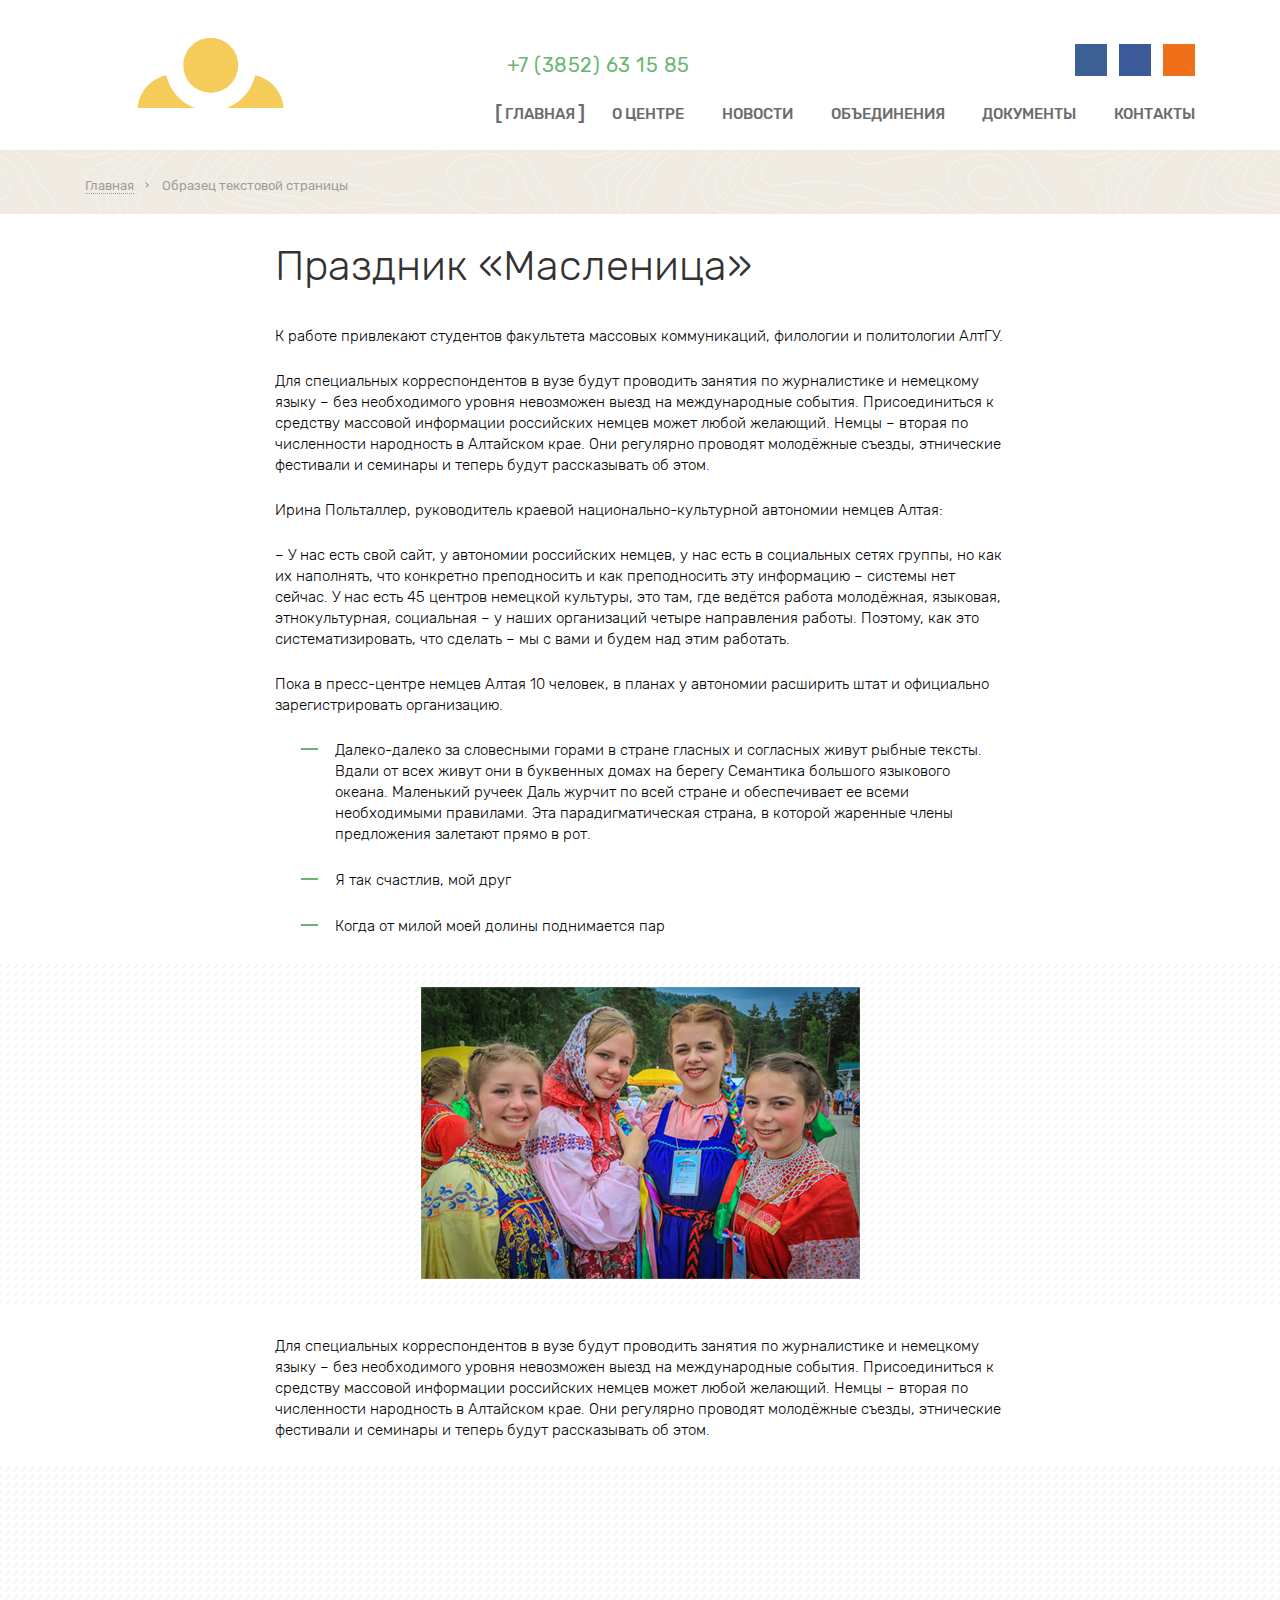
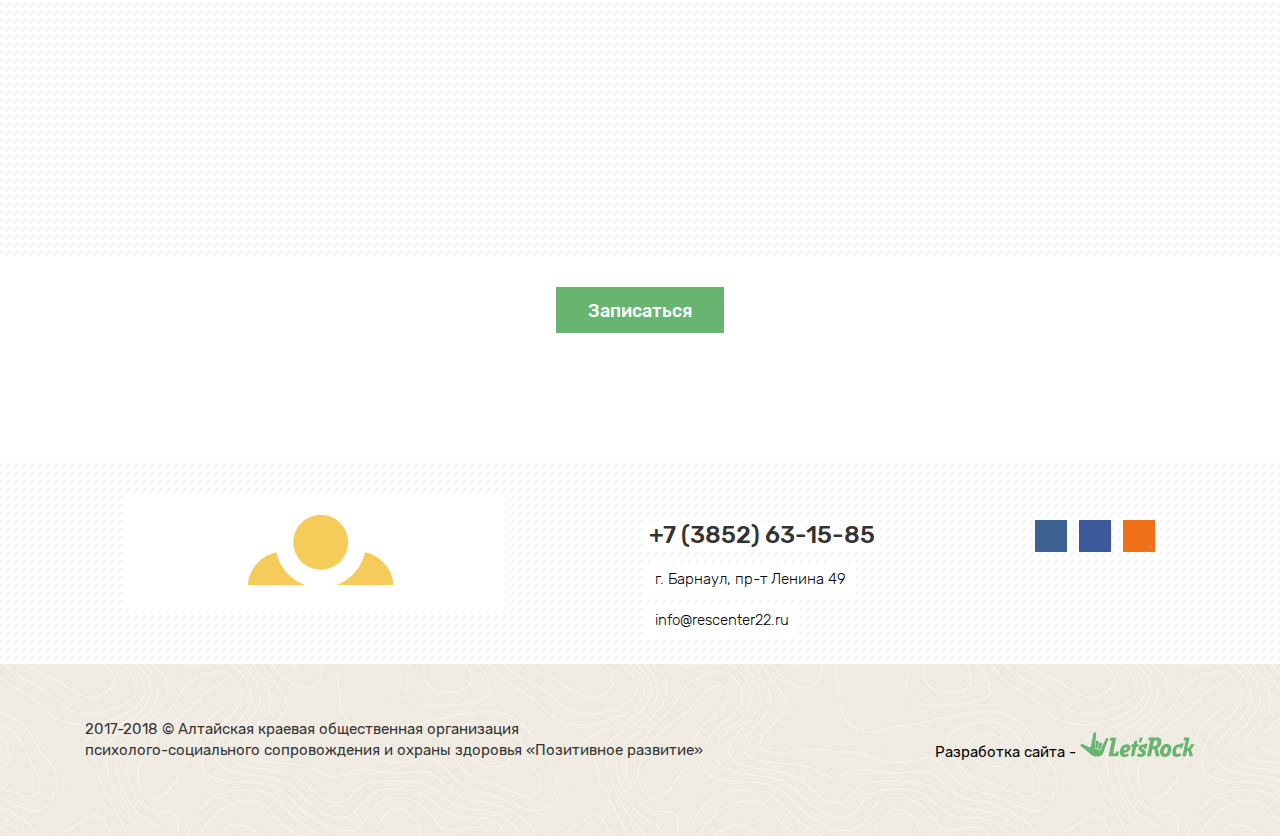
<file: text.html>
<!DOCTYPE html>
<html lang="ru">
<head>
	<meta charset="UTF-8">
<title>Title</title>
<link rel="stylesheet" href="css/style.css">
<link rel="icon" type="image/x-icon" href="/img/favicon.ico">
<meta name="viewport" content="width=device-width, initial-scale=1, maximum-scale=1" />
<!-- <meta name="viewport" content="width=1200/> -->
<script src="https://api-maps.yandex.ru/2.1/?lang=ru_RU" type="text/javascript"></script>
</head>
<body>
	<svg class="svg-collections">
	<symbol id="rc-logo" width="2044px" height="411px" viewBox="0 0 20440000 4110002">
		<defs>
		  <style type="text/css">
		   <![CDATA[
		    .fil2 {fill:#F5CC5A}
		    .fil1 {fill:black;fill-rule:nonzero}
		    .fil0 {fill:#0E2B3C;fill-rule:nonzero}
		   ]]>
		  </style>
		 </defs>
		<g>
		  <g>
		   <path class="fil0" d="M4241576 1166859c94997,0 177497,15744 247501,47244 70003,31500 124004,76500 162000,135000 37996,58500 57000,127252 57000,206256 0,79004 -19004,147496 -57000,205500 -37996,58004 -91997,102744 -162000,134244 -70004,31500 -152504,47256 -247501,47256l-183000 0 0 274500 -297000 0 0 -1050000 480000 0zm-18000 541500c61004,0 106997,-13252 138000,-39756 31004,-26492 46501,-64240 46501,-113244 0,-49004 -15497,-87000 -46501,-114000 -31003,-27000 -76996,-40500 -138000,-40500l-165000 0 0 307500 165000 0zm1499670 279000l0 229500 -843000 0 0 -1050000 823500 0 0 229500 -529500 0 0 177000 466500 0 0 222000 -466500 0 0 192000 549000 0zm703170 250500c-109996,0 -208748,-23256 -296244,-69756 -87508,-46500 -156260,-111248 -206256,-194244 -49996,-82996 -75000,-177000 -75000,-282000 0,-105000 25004,-199004 75000,-282000 49996,-82996 118748,-147756 206256,-194256 87496,-46500 186248,-69744 296244,-69744 96000,0 182504,16996 259500,51000 76996,34004 141000,82996 192000,147000l-189000 171000c-67996,-82004 -150496,-123000 -247500,-123000 -57000,0 -107752,12496 -152244,37500 -44504,25004 -79004,60248 -103500,105744 -24508,45508 -36756,97760 -36756,156756 0,58996 12248,111248 36756,156744 24496,45508 58996,80752 103500,105756 44492,25004 95244,37500 152244,37500 97004,0 179504,-40996 247500,-123000l189000 171000c-51000,64004 -115004,112996 -192000,147000 -76996,34004 -163500,51000 -259500,51000zm1588170 -1071000l-435000 811500c-46004,87000 -102248,153000 -168745,198000 -66507,45000 -139252,67500 -218256,67500 -58004,0 -120000,-13004 -186000,-39000l70500 -219000c40996,12000 76004,18000 105000,18000 28997,0 54756,-6496 77256,-19500 22500,-13004 43241,-33496 62244,-61500l-408000 -756000 313500 0 244501 507000 253500 -507000 289500 0zm598169 0c94996,0 177496,15744 247500,47244 70004,31500 124004,76500 162000,135000 37997,58500 57000,127252 57000,206256 0,79004 -19003,147496 -57000,205500 -37996,58004 -91996,102744 -162000,134244 -70004,31500 -152504,47256 -247500,47256l-183000 0 0 274500 -297000 0 0 -1050000 480000 0zm-18000 541500c61004,0 106996,-13252 138000,-39756 31004,-26492 46500,-64240 46500,-113244 0,-49004 -15496,-87000 -46500,-114000 -31004,-27000 -76996,-40500 -138000,-40500l-165000 0 0 307500 165000 0zm1168170 529500c-109996,0 -208748,-23256 -296244,-69756 -87508,-46500 -156260,-111248 -206256,-194244 -49996,-82996 -75000,-177000 -75000,-282000 0,-105000 25004,-199004 75000,-282000 49996,-82996 118748,-147756 206256,-194256 87496,-46500 186248,-69744 296244,-69744 96000,0 182504,16996 259500,51000 76996,34004 141000,82996 192000,147000l-189000 171000c-67996,-82004 -150496,-123000 -247500,-123000 -57000,0 -107752,12496 -152244,37500 -44504,25004 -79004,60248 -103500,105744 -24508,45508 -36756,97760 -36756,156756 0,58996 12248,111248 36756,156744 24496,45508 58996,80752 103500,105756 44492,25004 95244,37500 152244,37500 97004,0 179504,-40996 247500,-123000l189000 171000c-51000,64004 -115004,112996 -192000,147000 -76996,34004 -163500,51000 -259500,51000zm1607670 -1071000l0 1050000 -297000 0 0 -409500 -405000 0 0 409500 -297000 0 0 -1050000 297000 0 0 394500 405000 0 0 -394500 297000 0zm784170 334500c129000,0 228496,28748 298500,86244 70004,57508 105000,142760 105000,255756 0,121004 -39000,213496 -117000,277500 -78000,64004 -186496,96000 -325500,96000l-496501 0 0 -1050000 292500 0 0 334500 243001 0zm-58500 502500c49996,0 89752,-13500 119255,-40500 29493,-27000 44245,-64996 44245,-114000 0,-91004 -54497,-136500 -163500,-136500l-184501 0 0 291000 184501 0zm577500 -837000l292500 0 0 1050000 -292500 0 0 -1050000zm542669 0l292500 0 0 616500 433501 -616500 279000 0 0 1050000 -292501 0 0 -615000 -432000 615000 -280500 0 0 -1050000zm501000 -63000c-106004,0 -183744,-20504 -233244,-61500 -49500,-40996 -74256,-102000 -74256,-183000l199500 0c1004,34996 10004,61004 27000,78000 16996,16996 43996,25500 81000,25500 37004,0 64500,-8504 82500,-25500 18000,-16996 27497,-43004 28500,-78000l199501 0c0,81000 -25004,142004 -75000,183000 -49997,40996 -128504,61500 -235501,61500zm2321671 877500l0 450000 -271501 0 0 -214500 -861000 0 0 -1050000 292500 0 0 814500 403500 0 0 -814500 292501 0 0 814500 144000 0zm1007669 6000l0 229500 -843000 0 0 -1050000 823500 0 0 229500 -529500 0 0 177000 466500 0 0 222000 -466500 0 0 192000 549000 0zm1192170 -820500l0 1050000 -297000 0 0 -409500 -405000 0 0 409500 -297000 0 0 -1050000 297000 0 0 394500 405000 0 0 -394500 297000 0zm1094670 235500l-321000 0 0 814500 -292500 0 0 -814500 -322501 0 0 -235500 936001 0 0 235500zm640169 -235500c94996,0 177496,15744 247500,47244 70004,31500 124004,76500 162000,135000 37997,58500 57000,127252 57000,206256 0,79004 -19003,147496 -57000,205500 -37996,58004 -91996,102744 -162000,134244 -70004,31500 -152504,47256 -247500,47256l-183000 0 0 274500 -297000 0 0 -1050000 480000 0zm-18000 541500c61004,0 106996,-13252 138000,-39756 31004,-26492 46500,-64240 46500,-113244 0,-49004 -15496,-87000 -46500,-114000 -31004,-27000 -76996,-40500 -138000,-40500l-165000 0 0 307500 165000 0z"/>
		   <g>
		    <path class="fil1" d="M3704919 2944478l259205 0 0 328110 -55642 0 0 -281965 -147933 0 0 281965 -55630 0 0 -328110zm321461 164055c0,-60579 16866,-105473 50681,-134646 28145,-24248 62598,-36354 103157,-36354 44988,0 81862,14740 110516,44244 28559,29397 42898,70181 42898,122114 0,42142 -6331,75236 -18969,99354 -12650,24130 -31098,42898 -55311,56268 -24142,13382 -50587,20032 -79134,20032 -45945,0 -83031,-14646 -111378,-44056 -28346,-29385 -42460,-71740 -42460,-126956zm56893 106c0,41941 9177,73323 27496,94087 18449,20858 41516,31299 69449,31299 27603,0 50575,-10441 69000,-31406 18343,-20964 27508,-52889 27508,-95763 0,-40477 -9272,-71138 -27709,-91890 -18437,-20870 -41421,-31288 -68799,-31288 -27933,0 -51000,10323 -69449,31075 -18319,20764 -27496,52063 -27496,93886zm491221 289748l0 -453909 50575 0 0 43098c11905,-16654 25393,-29197 40464,-37512 14965,-8315 33177,-12531 54579,-12531 28016,0 52665,7157 74067,21590 21390,14327 37500,34666 48461,60803 10854,26233 16334,54886 16334,86174 0,33413 -6000,63543 -18023,90413 -12000,26764 -29492,47315 -52453,61630 -22866,14232 -46996,21402 -72284,21402 -18543,0 -35196,-3898 -49854,-11693 -14740,-7807 -26752,-17611 -36236,-29504l0 160039 -55630 0zm50575 -287846c0,42035 8527,73110 25500,93248 17067,20114 37724,30236 61960,30236 24650,0 45721,-10441 63213,-31299 17587,-20859 26339,-53103 26339,-96827 0,-41729 -8540,-72910 -25713,-93673 -17173,-20752 -37606,-31087 -61429,-31087 -23587,0 -44457,11067 -62587,33094 -18224,22134 -27283,54154 -27283,96308zm515338 120944c-20657,17611 -40582,29930 -59645,37205 -19075,7264 -39496,10855 -61429,10855 -36036,0 -63733,-8752 -83126,-26339 -19394,-17492 -29079,-39933 -29079,-67240 0,-16004 3685,-30650 10961,-43937 7370,-13276 16960,-23799 28759,-31819 11906,-8008 25181,-14114 40040,-18213 10960,-2858 27496,-5586 49523,-8338 44882,-5256 78071,-11693 99248,-19075 201,-7583 331,-12425 331,-14421 0,-22548 -5279,-38457 -15815,-47729 -14220,-12543 -35397,-18756 -63425,-18756 -26244,0 -45626,4630 -58063,13796 -12532,9177 -21697,25393 -27709,48791l-54366 -7583c4949,-23291 13063,-42141 24449,-56480 11374,-14339 27815,-25287 49311,-33083 21378,-7689 46346,-11586 74587,-11586 28027,0 50893,3259 68492,9897 17480,6638 30449,14859 38669,24862 8221,10016 14008,22666 17386,37938 1795,9484 2728,26551 2728,51106l0 73760c0,51519 1170,84071 3485,97866 2208,13807 6850,26976 13594,39626l-58157 0c-5587,-11693 -9166,-25394 -10749,-41103zm-4417 -123271c-20244,8220 -50586,15165 -91039,20858 -22984,3272 -39201,6957 -48685,11067 -9485,4110 -16760,10122 -21922,17917 -5149,7902 -7795,16642 -7795,26351 0,14634 5587,26964 16854,36756 11280,9803 27721,14763 49312,14763 21389,0 40464,-4653 57212,-14031 16654,-9272 28984,-22004 36780,-38138 6012,-12531 8952,-30968 8952,-55311l331 -20232zm207331 15815l0 -43630c23409,-201 39413,-1158 47835,-2740 8539,-1689 16653,-6532 24236,-14740 7583,-8233 11386,-18449 11386,-30780 0,-14846 -4949,-26870 -14965,-35705 -10004,-8964 -22866,-13393 -38775,-13393 -31300,0 -53209,18330 -65752,54992l-53103 -8835c16441,-61110 56268,-91665 119280,-91665 34984,0 62374,9484 82287,28547 19914,19075 29823,41835 29823,68279 0,26658 -12969,47941 -38776,63638 16536,8859 28867,20126 37193,33827 8221,13689 12331,29917 12331,48661 0,29410 -10748,53233 -32138,71552 -21496,18342 -51413,27508 -89976,27508 -74823,0 -118229,-33095 -130134,-99260l52476 -11386c4737,20858 14327,37098 28866,48579 14540,11480 31075,17173 49843,17173 18756,0 34346,-5268 46783,-15898 12426,-10547 18650,-24035 18650,-40476 0,-12732 -3898,-23799 -11705,-33284 -7795,-9484 -16110,-15378 -24968,-17716 -8847,-2421 -24862,-3567 -48047,-3567 -1890,0 -6107,106 -12650,319zm217169 -179551l128008 0c31406,0 54792,2645 70181,7901 15272,5268 28441,14858 39402,28878 11067,14114 16547,30874 16547,50457 0,15697 -3271,29409 -9685,40996 -6543,11693 -16240,21496 -29303,29291 15378,5162 28134,14752 38362,28866 10110,14020 15177,30780 15177,50055 -2019,31075 -13169,54154 -33307,69119 -20126,15059 -49417,22547 -87767,22547l-147615 0 0 -328110zm55630 138448l58996 0c23516,0 39733,-1263 48485,-3685 8846,-2527 16748,-7488 23693,-15071 6956,-7476 10441,-16535 10441,-27070 0,-17386 -6107,-29410 -18237,-36248 -12212,-6851 -33071,-10229 -62586,-10229l-60792 0 0 92303zm0 144142l73028 0c31382,0 52996,-3685 64689,-10960 11693,-7382 17799,-19914 18437,-37937 0,-10418 -3366,-20221 -10122,-29174 -6839,-8964 -15697,-14657 -26551,-16972 -10843,-2410 -28347,-3579 -52359,-3579l-67122 0 0 98622zm280276 -282590l55630 0 0 250240 154571 -250240 59740 0 0 328110 -55630 0 0 -248670 -154358 248670 -59953 0 0 -328110zm324106 0l265524 0 0 46145 -104964 0 0 281965 -55619 0 0 -281965 -104941 0 0 -46145zm318627 0l55629 0 0 250240 154571 -250240 59741 0 0 328110 -55630 0 0 -248670 -154359 248670 -59952 0 0 -328110zm353799 0l55653 0 0 137185 67630 0c4961,-46772 19607,-82500 43937,-107150 24449,-24661 56056,-36980 94937,-36980 33083,0 59221,6626 78296,20008 19169,13381 34972,31724 47409,55216 12425,23386 18638,54898 18638,94512 0,56480 -12839,99354 -38563,128551 -25701,29173 -60579,43725 -104622,43725 -40890,0 -73654,-13595 -98410,-40678 -24661,-27177 -38563,-64382 -41622,-111697l-67630 0 0 145418 -55653 0 0 -328110zm265216 40452c-27177,0 -48354,10441 -63531,31300 -15177,20763 -22760,49937 -22760,87555 0,45000 7583,77870 22866,98834 15272,20965 35705,31406 61217,31406 25382,0 46146,-9685 62374,-29091 16110,-19382 24224,-50669 24224,-93767 0,-42036 -7051,-73654 -21071,-94619 -14007,-21070 -35078,-31618 -63319,-31618zm383953 -40452l189036 0 0 46145 -133406 0 0 281965 -55630 0 0 -328110zm230540 453909l0 -453909 50575 0 0 43098c11905,-16654 25393,-29197 40452,-37512 14965,-8315 33189,-12531 54591,-12531 28016,0 52665,7157 74067,21590 21390,14327 37500,34666 48461,60803 10854,26233 16334,54886 16334,86174 0,33413 -6000,63543 -18023,90413 -12000,26764 -29492,47315 -52465,61630 -22854,14232 -46996,21402 -72272,21402 -18555,0 -35196,-3898 -49854,-11693 -14740,-7807 -26764,-17611 -36248,-29504l0 160039 -55618 0zm50575 -287846c0,42035 8527,73110 25488,93248 17079,20114 37724,30236 61961,30236 24661,0 45732,-10441 63224,-31299 17587,-20859 26339,-53103 26339,-96827 0,-41729 -8540,-72910 -25713,-93673 -17173,-20752 -37606,-31087 -61429,-31087 -23599,0 -44457,11067 -62587,33094 -18236,22134 -27283,54154 -27283,96308zm515338 120944c-20657,17611 -40582,29930 -59645,37205 -19075,7264 -39508,10855 -61429,10855 -36036,0 -63733,-8752 -83138,-26339 -19382,-17492 -29067,-39933 -29067,-67240 0,-16004 3685,-30650 10960,-43937 7371,-13276 16961,-23799 28760,-31819 11906,-8008 25181,-14114 40040,-18213 10960,-2858 27484,-5586 49512,-8338 44893,-5256 78082,-11693 99248,-19075 212,-7583 330,-12425 330,-14421 0,-22548 -5267,-38457 -15815,-47729 -14208,-12543 -35385,-18756 -63425,-18756 -26232,0 -45614,4630 -58051,13796 -12532,9177 -21709,25393 -27709,48791l-54378 -7583c4961,-23291 13075,-42141 24449,-56480 11386,-14339 27827,-25287 49311,-33083 21390,-7689 46358,-11586 74599,-11586 28027,0 50893,3259 68480,9897 17492,6638 30449,14859 38681,24862 8221,10016 14008,22666 17386,37938 1795,9484 2728,26551 2728,51106l0 73760c0,51519 1170,84071 3485,97866 2208,13807 6850,26976 13582,39626l-58146 0c-5586,-11693 -9165,-25394 -10748,-41103zm-4429 -123271c-20232,8220 -50575,15165 -91027,20858 -22985,3272 -39201,6957 -48685,11067 -9485,4110 -16760,10122 -21922,17917 -5161,7902 -7795,16642 -7795,26351 0,14634 5575,26964 16854,36756 11280,9803 27721,14763 49312,14763 21389,0 40452,-4653 57212,-14031 16654,-9272 28984,-22004 36780,-38138 6000,-12531 8941,-30968 8941,-55311l330 -20232zm340229 -163736l0 141614c17905,0 30543,-3378 37807,-10016 7275,-6744 17705,-26433 31193,-59315 12649,-31181 24130,-51000 34453,-59634 10110,-8445 26137,-12649 48153,-12649l20339 0 0 45826 -15071 -307c-14858,0 -24236,2209 -28347,6544 -4311,4523 -10960,18000 -19795,40452 -8232,21485 -15815,36237 -22760,44563 -6968,8221 -17929,15709 -32669,22548 24024,6437 47421,28653 70287,66803l61004 101681 -61110 0 -59445 -101587c-12106,-20634 -22748,-34122 -31701,-40559 -9059,-6413 -19819,-9579 -32338,-9579l0 151725 -56906 0 0 -151725c-12330,0 -22984,3166 -31925,9473 -9071,6319 -19606,19925 -31618,40795l-59941 101457 -61122 0 60791 -101681c23091,-38150 46689,-60366 70713,-66803 -16441,-7583 -28028,-15910 -34571,-24863 -6626,-8964 -16429,-30342 -29598,-64169 -4536,-11386 -9378,-18331 -14552,-20870 -5374,-2622 -13275,-3898 -23799,-3898 -2646,0 -8126,107 -16334,319l0 -46145 7688 0c21485,0 36556,1263 45308,3897 8752,2540 16547,8008 23492,16335 6850,8315 15815,25594 26764,52051 13381,32339 23716,51945 30885,58890 7146,6956 19796,10441 37819,10441l0 -141614 56906 0zm268039 0l228863 0 0 282590 35385 0 0 138449 -45519 0 0 -92929 -258556 0 0 92929 -45519 0 0 -138449 29079 0c39200,-53209 57956,-147413 56267,-282590zm46146 46145c-4110,106536 -20551,185339 -49311,236445l176386 0 0 -236445 -127075 0zm493417 240862c-20645,17611 -40570,29930 -59633,37205 -19075,7264 -39508,10855 -61430,10855 -36035,0 -63732,-8752 -83137,-26339 -19382,-17492 -29067,-39933 -29067,-67240 0,-16004 3685,-30650 10960,-43937 7370,-13276 16961,-23799 28760,-31819 11894,-8008 25181,-14114 40040,-18213 10960,-2858 27484,-5586 49511,-8338 44894,-5256 78083,-11693 99248,-19075 213,-7583 331,-12425 331,-14421 0,-22548 -5268,-38457 -15815,-47729 -14208,-12543 -35386,-18756 -63425,-18756 -26232,0 -45614,4630 -58063,13796 -12520,9177 -21697,25393 -27697,48791l-54378 -7583c4961,-23291 13075,-42141 24449,-56480 11386,-14339 27827,-25287 49311,-33083 21390,-7689 46358,-11586 74598,-11586 28028,0 50894,3259 68481,9897 17492,6638 30449,14859 38681,24862 8209,10016 14008,22666 17386,37938 1795,9484 2728,26551 2728,51106l0 73760c0,51519 1169,84071 3484,97866 2209,13807 6851,26976 13583,39626l-58146 0c-5586,-11693 -9165,-25394 -10760,-41103zm-4417 -123271c-20232,8220 -50575,15165 -91027,20858 -22985,3272 -39201,6957 -48686,11067 -9484,4110 -16759,10122 -21921,17917 -5161,7902 -7795,16642 -7795,26351 0,14634 5575,26964 16854,36756 11280,9803 27721,14763 49311,14763 21390,0 40453,-4653 57213,-14031 16653,-9272 28984,-22004 36779,-38138 6000,-12531 8941,-30968 8941,-55311l331 -20232zm141709 -163736l55630 0 0 136547 154264 0 0 -136547 55630 0 0 328110 -55630 0 0 -145418 -154264 0 0 145418 -55630 0 0 -328110zm563386 207992l54378 7594c-6024,37394 -21189,66579 -45744,87756 -24555,21177 -54780,31725 -90496,31725 -44788,0 -80823,-14646 -108000,-43937 -27307,-29304 -40890,-71233 -40890,-125812 0,-35397 5894,-66283 17610,-92834 11693,-26445 29492,-46347 53516,-59528 23905,-13275 49937,-19901 78177,-19901 35516,0 64701,8941 87248,26964 22654,18012 37193,43630 43512,76701l-53728 8220c-5174,-22015 -14233,-38563 -27402,-49736 -13075,-11067 -28866,-16641 -47421,-16641 -28028,0 -50788,10015 -68374,30023 -17492,20138 -26244,51744 -26244,95150 0,44055 8444,75968 25299,95882 16960,19913 38976,29929 66047,29929 21933,0 40158,-6650 54697,-20020 14646,-13275 23917,-33827 27815,-61535zm101161 -207992l55630 0 0 141614c17693,0 30130,-3378 37300,-10229 7051,-6732 17492,-26445 31393,-59208 10961,-25914 19819,-42981 26551,-51213 6863,-8209 14658,-13795 23493,-16653 8964,-2835 23196,-4311 42685,-4311l11161 0 0 45826 -15484 -307c-14646,0 -24024,2209 -28134,6544 -4311,4523 -10961,18000 -19819,40452 -8421,21485 -16110,36343 -23173,44563 -6945,8221 -17799,15709 -32445,22548 23917,6437 47516,28653 70689,66803l61016 101681 -61122 0 -60154 -101362c-12118,-20540 -22654,-34028 -31606,-40571 -9071,-6532 -19807,-9792 -32351,-9792l0 151725 -55630 0 0 -328110zm277217 0l55630 0 0 250240 154571 -250240 59740 0 0 328110 -55630 0 0 -248670 -154358 248670 -59953 0 0 -328110zm315248 328110l119799 -169961 -110941 -158149 68386 0 51827 77444c9591,14552 17173,26339 22547,35622 9378,-13181 17705,-25074 25181,-35728l54579 -77338 67973 0 -111591 158149 118854 169961 -67641 0 -67866 -101150 -15485 -24342 -87661 125492 -67961 0zm529689 -328110l55618 0 0 250240 154583 -250240 59740 0 0 328110 -55630 0 0 -248670 -154358 248670 -59953 0 0 -328110zm353174 0l55630 0 0 136547 154263 0 0 -136547 55630 0 0 328110 -55630 0 0 -145418 -154263 0 0 145418 -55630 0 0 -328110zm349075 0l55630 0 0 250240 154582 -250240 59729 0 0 328110 -55618 0 0 -248670 -154359 248670 -59964 0 0 -328110zm353811 0l55642 0 0 282590 154252 0 0 -282590 55630 0 0 282590 36035 0 0 138449 -45520 0 0 -92929 -256039 0 0 -328110zm361512 0l55630 0 0 250240 154582 -250240 59729 0 0 328110 -55618 0 0 -248670 -154359 248670 -59964 0 0 -328110zm567496 287007c-20646,17611 -40571,29930 -59646,37205 -19063,7264 -39496,10855 -61417,10855 -36035,0 -63732,-8752 -83138,-26339 -19382,-17492 -29079,-39933 -29079,-67240 0,-16004 3697,-30650 10961,-43937 7382,-13276 16972,-23799 28772,-31819 11893,-8008 25169,-14114 40027,-18213 10961,-2858 27496,-5586 49524,-8338 44894,-5256 78071,-11693 99248,-19075 213,-7583 331,-12425 331,-14421 0,-22548 -5268,-38457 -15815,-47729 -14221,-12543 -35398,-18756 -63425,-18756 -26233,0 -45615,4630 -58063,13796 -12532,9177 -21697,25393 -27697,48791l-54378 -7583c4960,-23291 13074,-42141 24448,-56480 11375,-14339 27827,-25287 49312,-33083 21389,-7689 46358,-11586 74598,-11586 28028,0 50894,3259 68480,9897 17492,6638 30449,14859 38681,24862 8209,10016 14008,22666 17386,37938 1784,9484 2729,26551 2729,51106l0 73760c0,51519 1169,84071 3484,97866 2209,13807 6850,26976 13583,39626l-58146 0c-5587,-11693 -9177,-25394 -10760,-41103zm-4417 -123271c-20233,8220 -50575,15165 -91040,20858 -22984,3272 -39200,6957 -48685,11067 -9472,4110 -16748,10122 -21921,17917 -5150,7902 -7795,16642 -7795,26351 0,14634 5586,26964 16866,36756 11268,9803 27720,14763 49311,14763 21378,0 40453,-4653 57213,-14031 16641,-9272 28984,-22004 36779,-38138 6000,-12531 8941,-30968 8941,-55311l331 -20232zm98728 -163736l265524 0 0 46145 -104953 0 0 281965 -55630 0 0 -281965 -104941 0 0 -46145zm318626 0l55630 0 0 250240 154571 -250240 59740 0 0 328110 -55630 0 0 -248670 -154358 248670 -59953 0 0 -328110zm353185 0l128008 0c31406,0 54792,2645 70170,7901 15283,5268 28452,14858 39413,28878 11067,14114 16547,30874 16547,50457 0,15697 -3271,29409 -9697,40996 -6543,11693 -16228,21496 -29291,29291 15378,5162 28134,14752 38362,28866 10111,14020 15166,30780 15166,50055 -2008,31075 -13170,54154 -33296,69119 -20137,15059 -49417,22547 -87767,22547l-147615 0 0 -328110zm55619 138448l59007 0c23504,0 39721,-1263 48473,-3685 8858,-2527 16760,-7488 23705,-15071 6956,-7476 10441,-16535 10441,-27070 0,-17386 -6119,-29410 -18237,-36248 -12224,-6851 -33082,-10229 -62586,-10229l-60803 0 0 92303zm0 144142l73027 0c31394,0 53008,-3685 64701,-10960 11693,-7382 17799,-19914 18437,-37937 0,-10418 -3378,-20221 -10122,-29174 -6839,-8964 -15697,-14657 -26551,-16972 -10843,-2410 -28347,-3579 -52359,-3579l-67133 0 0 98622zm455929 -282590l55630 0 0 250240 154582 -250240 59729 0 0 328110 -55630 0 0 -248670 -154347 248670 -59964 0 0 -328110zm743150 207992l54366 7594c-6012,37394 -21189,66579 -45732,87756 -24556,21177 -54780,31725 -90508,31725 -44788,0 -80823,-14646 -108000,-43937 -27296,-29304 -40890,-71233 -40890,-125812 0,-35397 5905,-66283 17610,-92834 11693,-26445 29492,-46347 53528,-59528 23905,-13275 49937,-19901 78177,-19901 35504,0 64689,8941 87236,26964 22654,18012 37205,43630 43524,76701l-53740 8220c-5162,-22015 -14233,-38563 -27402,-49736 -13063,-11067 -28866,-16641 -47409,-16641 -28028,0 -50788,10015 -68386,30023 -17481,20138 -26233,51744 -26233,95150 0,44055 8433,75968 25300,95882 16960,19913 38976,29929 66047,29929 21921,0 40157,-6650 54685,-20020 14646,-13275 23929,-33827 27827,-61535zm87980 -43937c0,-60579 16866,-105473 50693,-134646 28134,-24248 62587,-36354 103146,-36354 44988,0 81862,14740 110527,44244 28548,29397 42886,70181 42886,122114 0,42142 -6331,75236 -18968,99354 -12650,24130 -31087,42898 -55311,56268 -24130,13382 -50587,20032 -79134,20032 -45933,0 -83032,-14646 -111378,-44056 -28347,-29385 -42461,-71740 -42461,-126956zm56906 106c0,41941 9165,73323 27484,94087 18449,20858 41516,31299 69449,31299 27614,0 50575,-10441 69012,-31406 18330,-20964 27507,-52889 27507,-95763 0,-40477 -9283,-71138 -27720,-91890 -18425,-20870 -41410,-31288 -68799,-31288 -27933,0 -51000,10323 -69449,31075 -18319,20764 -27484,52063 -27484,93886zm345283 -164161l228851 0 0 282590 35397 0 0 138449 -45519 0 0 -92929 -258567 0 0 92929 -45508 0 0 -138449 29067 0c39200,-53209 57956,-147413 56279,-282590zm46146 46145c-4110,106536 -20551,185339 -49311,236445l176374 0 0 -236445 -127063 0zm502902 175748l57519 7595c-8952,33401 -25700,59421 -50137,77858 -24449,18449 -55642,27721 -93686,27721 -47834,0 -85759,-14752 -113787,-44268 -28016,-29386 -42047,-70795 -42047,-124004 0,-55004 14126,-97772 42472,-128114 28347,-30449 65114,-45626 110315,-45626 43725,0 79453,14846 107150,44669 27720,29823 41622,71752 41622,125799 0,3272 -106,8232 -319,14752l-244335 0c2103,35929 12225,63544 30555,82618 18225,19063 41091,28654 68374,28654 20339,0 37725,-5374 52063,-16122 14422,-10748 25808,-27933 34241,-51532zm-182067 -89138l182693 0c-2422,-27590 -9485,-48248 -20965,-62055 -17598,-21389 -40559,-32137 -68693,-32137 -25500,0 -46890,8539 -64276,25606 -17279,17067 -26870,39933 -28759,68586zm309874 -132755l55618 0 0 250240 154583 -250240 59740 0 0 328110 -55630 0 0 -248670 -154358 248670 -59953 0 0 -328110zm192177 -121382l37937 0c-3047,26031 -12531,46039 -28346,59964 -15804,14008 -36768,20965 -63012,20965 -26339,0 -47410,-6957 -63107,-20764 -15696,-13902 -25181,-33921 -28240,-60165l37937 0c2835,14232 8622,24862 17174,31818 8527,7063 20125,10548 34547,10548 16760,0 29409,-3378 37937,-10229 8539,-6732 14338,-17492 17173,-32137zm375319 329374l54366 7594c-6012,37394 -21189,66579 -45744,87756 -24543,21177 -54768,31725 -90496,31725 -44787,0 -80823,-14646 -108000,-43937 -27295,-29304 -40890,-71233 -40890,-125812 0,-35397 5906,-66283 17610,-92834 11693,-26445 29493,-46347 53528,-59528 23906,-13275 49937,-19901 78177,-19901 35504,0 64689,8941 87236,26964 22654,18012 37205,43630 43524,76701l-53740 8220c-5161,-22015 -14232,-38563 -27402,-49736 -13063,-11067 -28866,-16641 -47409,-16641 -28040,0 -50788,10015 -68386,30023 -17492,20138 -26232,51744 -26232,95150 0,44055 8433,75968 25287,95882 16973,19913 38977,29929 66059,29929 21921,0 40158,-6650 54685,-20020 14646,-13275 23929,-33827 27827,-61535zm72709 -207992l265523 0 0 46145 -104952 0 0 281965 -55630 0 0 -281965 -104941 0 0 -46145zm318626 0l128008 0c31405,0 54791,2645 70169,7901 15284,5268 28453,14858 39414,28878 11066,14114 16547,30874 16547,50457 0,15697 -3272,29409 -9697,40996 -6532,11693 -16228,21496 -29291,29291 15378,5162 28133,14752 38362,28866 10110,14020 15177,30780 15177,50055 -2020,31075 -13181,54154 -33307,69119 -20126,15059 -49418,22547 -87768,22547l-147614 0 0 -328110zm55630 138448l58996 0c23504,0 39720,-1263 48472,-3685 8859,-2527 16760,-7488 23705,-15071 6957,-7476 10441,-16535 10441,-27070 0,-17386 -6106,-29410 -18236,-36248 -12213,-6851 -33083,-10229 -62587,-10229l-60791 0 0 92303zm0 144142l73016 0c31393,0 53007,-3685 64700,-10960 11693,-7382 17800,-19914 18437,-37937 0,-10418 -3366,-20221 -10122,-29174 -6838,-8964 -15697,-14657 -26551,-16972 -10842,-2410 -28346,-3579 -52358,-3579l-67122 0 0 98622zm280275 -282590l55619 0 0 250240 154582 -250240 59741 0 0 328110 -55630 0 0 -248670 -154359 248670 -59953 0 0 -328110zm353800 0l55653 0 0 137185 67630 0c4961,-46772 19607,-82500 43937,-107150 24449,-24661 56056,-36980 94926,-36980 33094,0 59232,6626 78307,20008 19169,13381 34972,31724 47409,55216 12425,23386 18638,54898 18638,94512 0,56480 -12839,99354 -38563,128551 -25701,29173 -60579,43725 -104622,43725 -40890,0 -73654,-13595 -98410,-40678 -24661,-27177 -38563,-64382 -41622,-111697l-67630 0 0 145418 -55653 0 0 -328110zm265216 40452c-27189,0 -48354,10441 -63531,31300 -15177,20763 -22760,49937 -22760,87555 0,45000 7583,77870 22866,98834 15272,20965 35705,31406 61205,31406 25394,0 46146,-9685 62386,-29091 16110,-19382 24224,-50669 24224,-93767 0,-42036 -7051,-73654 -21071,-94619 -14007,-21070 -35078,-31618 -63319,-31618zm-14787690 665812l55630 0 0 250240 154571 -250240 59740 0 0 328098 -55630 0 0 -248657 -154347 248657 -59964 0 0 -328098zm353185 0l55630 0 0 136547 154264 0 0 -136547 55618 0 0 328098 -55618 0 0 -145405 -154264 0 0 145405 -55630 0 0 -328098zm319996 0l265524 0 0 46133 -104953 0 0 281965 -55630 0 0 -281965 -104941 0 0 -46133zm535359 221893l57519 7583c-8952,33413 -25701,59421 -50138,77870 -24448,18437 -55653,27721 -93685,27721 -47834,0 -85759,-14764 -113799,-44268 -28016,-29386 -42035,-70807 -42035,-124016 0,-54992 14126,-97772 42472,-128114 28347,-30449 65114,-45614 110315,-45614 43725,0 79453,14834 107150,44657 27720,29823 41622,71764 41622,125811 0,3260 -106,8221 -319,14752l-244347 0c2115,35929 12237,63544 30556,82607 18236,19074 41102,28665 68385,28665 20339,0 37725,-5374 52063,-16134 14422,-10736 25808,-27921 34241,-51520zm-182067 -89137l182693 0c-2422,-27603 -9485,-48249 -20965,-62067 -17598,-21378 -40559,-32138 -68693,-32138 -25500,0 -46902,8539 -64276,25618 -17279,17067 -26870,39933 -28759,68587zm309874 -132756l189023 0 0 46133 -133405 0 0 281965 -55618 0 0 -328098zm230527 453909l0 -453909 50575 0 0 43098c11906,-16654 25394,-29197 40465,-37524 14953,-8315 33177,-12519 54579,-12519 28015,0 52665,7145 74066,21590 21390,14315 37501,34666 48461,60792 10854,26244 16335,54897 16335,86185 0,33401 -6000,63543 -18024,90413 -12000,26752 -29492,47303 -52453,61630 -22866,14232 -47008,21402 -72283,21402 -18543,0 -35197,-3898 -49854,-11693 -14741,-7819 -26752,-17611 -36237,-29516l0 160051 -55630 0zm50575 -287858c0,42047 8528,73122 25500,93248 17067,20114 37713,30248 61961,30248 24649,0 45720,-10441 63212,-31299 17587,-20870 26339,-53114 26339,-96839 0,-41716 -8539,-72898 -25713,-93661 -17173,-20752 -37606,-31087 -61429,-31087 -23586,0 -44456,11055 -62586,33083 -18225,22134 -27284,54153 -27284,96307z"/>
		    <path class="fil1" d="M5837707 3937750c-20658,17598 -40583,29929 -59646,37192 -19075,7276 -39508,10867 -61429,10867 -36035,0 -63732,-8752 -83126,-26351 -19394,-17480 -29079,-39933 -29079,-67228 0,-16016 3685,-30662 10961,-43937 7370,-13276 16961,-23799 28760,-31819 11905,-8008 25181,-14114 40039,-18225 10961,-2846 27496,-5586 49524,-8326 44882,-5256 78071,-11693 99248,-19075 201,-7583 319,-12425 319,-14421 0,-22559 -5268,-38457 -15803,-47729 -14221,-12543 -35398,-18756 -63426,-18756 -26244,0 -45626,4618 -58063,13796 -12531,9165 -21696,25382 -27708,48791l-54366 -7594c4948,-23280 13063,-42142 24437,-56481 11385,-14327 27826,-25275 49311,-33071 21389,-7689 46358,-11586 74598,-11586 28028,0 50894,3248 68492,9897 17481,6626 30449,14859 38670,24863 8220,10003 14007,22653 17385,37937 1796,9472 2729,26551 2729,51094l0 73760c0,51520 1169,84083 3484,97878 2209,13795 6850,26965 13595,39614l-58158 0c-5587,-11693 -9165,-25382 -10748,-41090zm-4429 -123284c-20232,8232 -50575,15177 -91028,20870 -22984,3260 -39201,6957 -48685,11055 -9484,4110 -16760,10134 -21921,17929 -5150,7902 -7795,16630 -7795,26339 0,14634 5586,26976 16854,36768 11280,9791 27720,14752 49311,14752 21390,0 40453,-4642 57213,-14020 16653,-9272 28984,-22016 36779,-38138 6012,-12531 8953,-30980 8953,-55323l319 -20232zm142335 -163724l55641 0 0 282578 154252 0 0 -282578 55630 0 0 282578 36036 0 0 138461 -45520 0 0 -92941 -256039 0 0 -328098zm361523 0l55618 0 0 250240 154583 -250240 59740 0 0 328098 -55630 0 0 -248657 -154358 248657 -59953 0 0 -328098zm353174 0l55630 0 0 250240 154582 -250240 59729 0 0 328098 -55618 0 0 -248657 -154359 248657 -59964 0 0 -328098zm528838 0l55630 0 0 136547 154264 0 0 -136547 55630 0 0 328098 -55630 0 0 -145405 -154264 0 0 145405 -55630 0 0 -328098zm563386 287008c-20657,17598 -40570,29929 -59645,37192 -19075,7276 -39496,10867 -61418,10867 -36035,0 -63744,-8752 -83137,-26351 -19382,-17480 -29079,-39933 -29079,-67228 0,-16016 3685,-30662 10961,-43937 7381,-13276 16960,-23799 28759,-31819 11906,-8008 25181,-14114 40040,-18225 10960,-2846 27496,-5586 49523,-8326 44894,-5256 78071,-11693 99248,-19075 213,-7583 331,-12425 331,-14421 0,-22559 -5279,-38457 -15815,-47729 -14220,-12543 -35397,-18756 -63425,-18756 -26244,0 -45626,4618 -58063,13796 -12532,9165 -21697,25382 -27709,48791l-54366 -7594c4961,-23280 13063,-42142 24449,-56481 11374,-14327 27815,-25275 49311,-33071 21378,-7689 46346,-11586 74587,-11586 28039,0 50893,3248 68492,9897 17480,6626 30449,14859 38669,24863 8221,10003 14008,22653 17386,37937 1795,9472 2740,26551 2740,51094l0 73760c0,51520 1158,84083 3473,97878 2208,13795 6862,26965 13594,39614l-58157 0c-5587,-11693 -9166,-25382 -10749,-41090zm-4417 -123284c-20244,8232 -50586,15177 -91039,20870 -22984,3260 -39201,6957 -48685,11055 -9485,4110 -16760,10134 -21922,17929 -5149,7902 -7795,16630 -7795,26339 0,14634 5587,26976 16854,36768 11280,9791 27721,14752 49312,14752 21389,0 40464,-4642 57212,-14020 16654,-9272 28984,-22016 36780,-38138 6012,-12531 8952,-30980 8952,-55323l331 -20232zm141697 290185l0 -453909 50587 0 0 43098c11905,-16654 25382,-29197 40452,-37524 14965,-8315 33189,-12519 54579,-12519 28016,0 52677,7145 74079,21590 21378,14315 37500,34666 48461,60792 10854,26244 16334,54897 16334,86185 0,33401 -6000,63543 -18023,90413 -12012,26752 -29492,47303 -52465,61630 -22866,14232 -46996,21402 -72283,21402 -18544,0 -35197,-3898 -49843,-11693 -14740,-7819 -26764,-17611 -36248,-29516l0 160051 -55630 0zm50587 -287858c0,42047 8527,73122 25488,93248 17067,20114 37724,30248 61961,30248 24661,0 45732,-10441 63212,-31299 17599,-20870 26351,-53114 26351,-96839 0,-41716 -8552,-72898 -25725,-93661 -17173,-20752 -37594,-31087 -61417,-31087 -23599,0 -44457,11055 -62587,33083 -18236,22134 -27283,54153 -27283,96307zm280157 -1996c0,-60591 16855,-105473 50681,-134658 28134,-24236 62587,-36342 103146,-36342 45000,0 81874,14740 110528,44244 28547,29386 42886,70169 42886,122114 0,42142 -6331,75236 -18969,99354 -12638,24130 -31087,42886 -55311,56268 -24130,13382 -50575,20032 -79134,20032 -45933,0 -83031,-14658 -111378,-44056 -28335,-29397 -42449,-71752 -42449,-126956zm56894 106c0,41929 9165,73323 27496,94087 18437,20858 41516,31299 69437,31299 27614,0 50587,-10441 69012,-31406 18342,-20976 27508,-52901 27508,-95775 0,-40465 -9272,-71126 -27721,-91890 -18425,-20858 -41409,-31276 -68799,-31276 -27921,0 -51000,10311 -69437,31075 -18331,20752 -27496,52051 -27496,93886zm345284 -164161l228862 0 0 282578 35386 0 0 138461 -45520 0 0 -92941 -258555 0 0 92941 -45520 0 0 -138461 29079 0c39201,-53208 57957,-147401 56268,-282578zm46145 46133c-4110,106548 -20551,185351 -49311,236445l176386 0 0 -236445 -127075 0zm258248 117922c0,-60591 16855,-105473 50682,-134658 28133,-24236 62586,-36342 103145,-36342 45000,0 81874,14740 110528,44244 28559,29386 42886,70169 42886,122114 0,42142 -6331,75236 -18957,99354 -12650,24130 -31098,42886 -55323,56268 -24130,13382 -50575,20032 -79134,20032 -45933,0 -83031,-14658 -111366,-44056 -28346,-29397 -42461,-71752 -42461,-126956zm56894 106c0,41929 9177,73323 27496,94087 18437,20858 41516,31299 69437,31299 27614,0 50587,-10441 69012,-31406 18343,-20976 27508,-52901 27508,-95775 0,-40465 -9272,-71126 -27720,-91890 -18426,-20858 -41410,-31276 -68800,-31276 -27921,0 -51000,10311 -69437,31075 -18319,20752 -27496,52051 -27496,93886zm315567 -164161l128008 0c31406,0 54791,2633 70181,7889 15272,5280 28441,14859 39402,28890 11067,14114 16547,30862 16547,50457 0,15697 -3272,29409 -9685,40996 -6543,11693 -16240,21484 -29303,29279 15378,5174 28134,14752 38362,28867 10110,14031 15177,30779 15177,50067 -2019,31074 -13169,54141 -33307,69106 -20126,15071 -49417,22547 -87768,22547l-147614 0 0 -328098zm55630 138448l58996 0c23516,0 39733,-1275 48485,-3696 8846,-2516 16748,-7477 23692,-15059 6957,-7489 10441,-16536 10441,-27083 0,-17386 -6106,-29398 -18236,-36236 -12212,-6863 -33071,-10241 -62586,-10241l-60792 0 0 92315zm0 144130l73028 0c31382,0 52996,-3685 64689,-10960 11693,-7370 17799,-19902 18437,-37925 0,-10430 -3366,-20221 -10122,-29185 -6839,-8953 -15697,-14646 -26551,-16961 -10843,-2421 -28347,-3591 -52359,-3591l-67122 0 0 98622zm455918 -282578l55630 0 0 250240 154582 -250240 59741 0 0 328098 -55630 0 0 -248657 -154359 248657 -59964 0 0 -328098zm528212 0l55630 0 0 141614c17693,0 30130,-3378 37300,-10229 7051,-6744 17492,-26456 31393,-59220 10961,-25902 19819,-42980 26552,-51201 6850,-8220 14645,-13807 23492,-16653 8952,-2835 23185,-4311 42673,-4311l11173 0 0 45826 -15484 -319c-14646,0 -24024,2209 -28134,6544 -4323,4523 -10961,18012 -19819,40453 -8421,21496 -16110,36354 -23173,44563 -6945,8232 -17799,15708 -32457,22559 23929,6425 47516,28653 70701,66791l61016 101681 -61122 0 -60154 -101350c-12130,-20552 -22653,-34040 -31618,-40571 -9059,-6532 -19795,-9803 -32339,-9803l0 151724 -55630 0 0 -328098zm281753 454216l-6331 -51413c12224,3272 22760,4961 31819,4961 12437,0 22346,-2115 29716,-6213 7488,-4110 13595,-9921 18331,-17280 3472,-5586 9165,-19405 16961,-41515 1063,-3071 2645,-7595 4960,-13595l-124547 -329161 59433 0 68492 189448c8941,23918 16855,49205 23906,75756 6437,-24968 14019,-49630 22866,-73866l69957 -191338 55523 0 -124004 333791c-13382,35929 -23811,60591 -31287,74173 -9921,18237 -21295,31618 -34040,40146 -12850,8539 -28133,12756 -45826,12756 -10748,0 -22760,-2209 -35929,-6650zm331901 -454216l258555 0 0 327791 -55618 0 0 -281658 -147295 0 0 163217c0,38032 -1264,63118 -3685,75343 -2539,12118 -9272,22653 -20339,31712 -11173,9071 -27189,13595 -48153,13595 -12957,0 -27921,-839 -44788,-2422l0 -46263 24343 0c11492,0 19701,-1146 24661,-3579 4937,-2315 8209,-6118 9898,-11268 1583,-5161 2421,-21921 2421,-50268l0 -216200zm340429 0l55642 0 0 128338 70382 0c45933,0 81225,8835 106099,26658 24767,17799 37193,42342 37193,73653 0,27378 -10323,50764 -31075,70276 -20658,19488 -53752,29173 -99260,29173l-138981 0 0 -328098zm55642 282578l58571 0c35303,0 60484,-4311 75543,-12956 15071,-8634 22654,-22122 22654,-40453 0,-14232 -5575,-26870 -16748,-38043 -11173,-11067 -35811,-16642 -74079,-16642l-65941 0 0 108094zm196500 -282578l265524 0 0 46133 -104965 0 0 281965 -55618 0 0 -281965 -104941 0 0 -46133zm323162 454216l-6331 -51413c12225,3272 22760,4961 31819,4961 12449,0 22347,-2115 29717,-6213 7488,-4110 13594,-9921 18330,-17280 3473,-5586 9166,-19405 16961,-41515 1063,-3071 2646,-7595 4961,-13595l-124548 -329161 59433 0 68493 189448c8940,23918 16854,49205 23905,75756 6437,-24968 14020,-49630 22866,-73866l69957 -191338 55524 0 -124004 333791c-13382,35929 -23800,60591 -31288,74173 -9909,18237 -21295,31618 -34027,40146 -12863,8539 -28146,12756 -45839,12756 -10748,0 -22760,-2209 -35929,-6650zm311563 -307l0 -453909 50575 0 0 43098c11905,-16654 25394,-29197 40464,-37524 14965,-8315 33178,-12519 54579,-12519 28016,0 52666,7145 74067,21590 21390,14315 37500,34666 48461,60792 10854,26244 16334,54897 16334,86185 0,33401 -6000,63543 -18023,90413 -12000,26752 -29492,47303 -52453,61630 -22866,14232 -46996,21402 -72283,21402 -18544,0 -35197,-3898 -49855,-11693 -14740,-7819 -26752,-17611 -36236,-29516l0 160051 -55630 0zm50575 -287858c0,42047 8527,73122 25500,93248 17067,20114 37724,30248 61960,30248 24650,0 45721,-10441 63213,-31299 17587,-20870 26339,-53114 26339,-96839 0,-41716 -8540,-72898 -25713,-93661 -17173,-20752 -37606,-31087 -61429,-31087 -23587,0 -44457,11055 -62587,33083 -18224,22134 -27283,54153 -27283,96307zm476669 -166051l128020 0c31406,0 54791,2633 70169,7889 15272,5280 28453,14859 39414,28890 11067,14114 16547,30862 16547,50457 0,15697 -3272,29409 -9697,40996 -6543,11693 -16228,21484 -29303,29279 15390,5174 28134,14752 38374,28867 10110,14031 15165,30779 15165,50067 -2019,31074 -13169,54141 -33295,69106 -20138,15071 -49417,22547 -87768,22547l-147626 0 0 -328098zm55630 138448l59008 0c23504,0 39721,-1275 48473,-3696 8858,-2516 16759,-7477 23704,-15059 6957,-7489 10429,-16536 10429,-27083 0,-17386 -6106,-29398 -18224,-36236 -12224,-6863 -33083,-10241 -62598,-10241l-60792 0 0 92315zm0 144130l73028 0c31394,0 52996,-3685 64689,-10960 11693,-7370 17799,-19902 18449,-37925 0,-10430 -3378,-20221 -10122,-29185 -6851,-8953 -15697,-14646 -26552,-16961 -10842,-2421 -28346,-3591 -52358,-3591l-67134 0 0 98622zm413256 45520l173646 -452634 65847 0 184287 452634 -68173 0 -52370 -137173 -190607 0 -49098 137173 -63532 0zm130229 -185858l154252 0 -47209 -125492c-14220,-38138 -24968,-69650 -32445,-94512 -6212,29504 -14539,58476 -24980,87142l-49618 132862zm361287 -142240l258567 0 0 327791 -55630 0 0 -281658 -147295 0 0 163217c0,38032 -1264,63118 -3685,75343 -2539,12118 -9272,22653 -20339,31712 -11173,9071 -27177,13595 -48141,13595 -12969,0 -27933,-839 -44788,-2422l0 -46263 24343 0c11480,0 19689,-1146 24649,-3579 4949,-2315 8221,-6118 9898,-11268 1583,-5161 2421,-21921 2421,-50268l0 -216200zm312626 0l265524 0 0 46133 -104953 0 0 281965 -55630 0 0 -281965 -104941 0 0 -46133zm525875 287008c-20658,17598 -40571,29929 -59646,37192 -19075,7276 -39496,10867 -61417,10867 -36036,0 -63745,-8752 -83138,-26351 -19382,-17480 -29079,-39933 -29079,-67228 0,-16016 3685,-30662 10961,-43937 7381,-13276 16960,-23799 28759,-31819 11906,-8008 25182,-14114 40040,-18225 10960,-2846 27496,-5586 49523,-8326 44882,-5256 78071,-11693 99249,-19075 212,-7583 330,-12425 330,-14421 0,-22559 -5279,-38457 -15815,-47729 -14220,-12543 -35397,-18756 -63425,-18756 -26244,0 -45626,4618 -58063,13796 -12531,9165 -21697,25382 -27709,48791l-54366 -7594c4961,-23280 13063,-42142 24449,-56481 11374,-14327 27815,-25275 49311,-33071 21378,-7689 46347,-11586 74587,-11586 28039,0 50893,3248 68492,9897 17480,6626 30449,14859 38669,24863 8221,10003 14008,22653 17386,37937 1795,9472 2740,26551 2740,51094l0 73760c0,51520 1158,84083 3473,97878 2208,13795 6862,26965 13594,39614l-58157 0c-5587,-11693 -9166,-25382 -10748,-41090zm-4418 -123284c-20244,8232 -50586,15177 -91039,20870 -22984,3260 -39201,6957 -48685,11055 -9484,4110 -16760,10134 -21922,17929 -5149,7902 -7795,16630 -7795,26339 0,14634 5587,26976 16855,36768 11279,9791 27720,14752 49311,14752 21389,0 40464,-4642 57212,-14020 16654,-9272 28984,-22016 36780,-38138 6012,-12531 8953,-30980 8953,-55323l330 -20232zm141697 -163724l55630 0 0 250240 154583 -250240 59728 0 0 328098 -55618 0 0 -248657 -154358 248657 -59965 0 0 -328098zm192189 -121382l37925 0c-3047,26019 -12519,46039 -28334,59952 -15803,14008 -36768,20965 -63012,20965 -26339,0 -47410,-6957 -63106,-20752 -15697,-13902 -25182,-33933 -28241,-60165l37926 0c2846,14232 8633,24862 17173,31819 8527,7063 20138,10547 34559,10547 16760,0 29409,-3378 37937,-10229 8539,-6744 14339,-17492 17173,-32137zm375307 329374l54378 7582c-6023,37394 -21189,66591 -45744,87768 -24543,21177 -54779,31725 -90496,31725 -44787,0 -80823,-14658 -108000,-43937 -27295,-29304 -40890,-71233 -40890,-125823 0,-35386 5894,-66272 17611,-92823 11693,-26445 29492,-46358 53515,-59528 23918,-13275 49937,-19901 78178,-19901 35515,0 64700,8941 87248,26964 22653,18012 37204,43618 43511,76701l-53728 8209c-5161,-22004 -14232,-38551 -27402,-49725 -13063,-11067 -28866,-16653 -47409,-16653 -28039,0 -50799,10027 -68386,30035 -17492,20126 -26244,51744 -26244,95138 0,44055 8445,75969 25299,95894 16973,19901 38977,29929 66059,29929 21922,0 40158,-6650 54685,-20032 14646,-13275 23918,-33826 27815,-61523zm101162 -207992l55630 0 0 141614c17693,0 30142,-3378 37311,-10229 7039,-6744 17480,-26456 31382,-59220 10960,-25902 19819,-42980 26551,-51201 6862,-8220 14657,-13807 23492,-16653 8965,-2835 23197,-4311 42685,-4311l11173 0 0 45826 -15496 -319c-14645,0 -24023,2209 -28134,6544 -4311,4523 -10960,18012 -19807,40453 -8433,21496 -16122,36354 -23185,44563 -6945,8232 -17799,15708 -32445,22559 23918,6425 47516,28653 70689,66791l61028 101681 -61134 0 -60153 -101350c-12119,-20552 -22654,-34040 -31607,-40571 -9071,-6532 -19807,-9803 -32350,-9803l0 151724 -55630 0 0 -328098zm263421 164055c0,-60591 16855,-105473 50681,-134658 28134,-24236 62587,-36342 103146,-36342 45000,0 81874,14740 110528,44244 28547,29386 42886,70169 42886,122114 0,42142 -6331,75236 -18969,99354 -12638,24130 -31087,42886 -55311,56268 -24130,13382 -50575,20032 -79134,20032 -45933,0 -83031,-14658 -111378,-44056 -28335,-29397 -42449,-71752 -42449,-126956zm56894 106c0,41929 9165,73323 27496,94087 18437,20858 41516,31299 69437,31299 27614,0 50587,-10441 69012,-31406 18342,-20976 27508,-52901 27508,-95775 0,-40465 -9272,-71126 -27721,-91890 -18425,-20858 -41409,-31276 -68799,-31276 -27921,0 -51000,10311 -69437,31075 -18331,20752 -27496,52051 -27496,93886zm317457 -164161l85559 0 86716 262559 95989 -262559 79441 0 0 328098 -55630 0 0 -264142 -96615 264142 -49736 0 -91346 -276791 0 276791 -54378 0 0 -328098zm607760 0l55630 0 0 141614c17693,0 30130,-3378 37299,-10229 7051,-6744 17492,-26456 31394,-59220 10960,-25902 19819,-42980 26551,-51201 6862,-8220 14657,-13807 23492,-16653 8965,-2835 23197,-4311 42685,-4311l11162 0 0 45826 -15485 -319c-14645,0 -24023,2209 -28134,6544 -4311,4523 -10960,18012 -19819,40453 -8421,21496 -16110,36354 -23173,44563 -6945,8232 -17799,15708 -32456,22559 23929,6425 47527,28653 70700,66791l61016 101681 -61122 0 -60154 -101350c-12118,-20552 -22653,-34040 -31606,-40571 -9071,-6532 -19807,-9803 -32350,-9803l0 151724 -55630 0 0 -328098zm277216 453909l0 -453909 50575 0 0 43098c11906,-16654 25394,-29197 40465,-37524 14953,-8315 33177,-12519 54579,-12519 28015,0 52665,7145 74067,21590 21389,14315 37500,34666 48460,60792 10855,26244 16335,54897 16335,86185 0,33401 -6000,63543 -18024,90413 -12000,26752 -29492,47303 -52452,61630 -22867,14232 -46997,21402 -72284,21402 -18543,0 -35197,-3898 -49854,-11693 -14741,-7819 -26752,-17611 -36237,-29516l0 160051 -55630 0zm50575 -287858c0,42047 8528,73122 25500,93248 17067,20114 37725,30248 61961,30248 24650,0 45720,-10441 63213,-31299 17586,-20870 26338,-53114 26338,-96839 0,-41716 -8539,-72898 -25712,-93661 -17174,-20752 -37607,-31087 -61430,-31087 -23586,0 -44456,11055 -62586,33083 -18225,22134 -27284,54153 -27284,96307zm515339 120957c-20657,17598 -40583,29929 -59646,37192 -19074,7276 -39496,10867 -61429,10867 -36035,0 -63732,-8752 -83126,-26351 -19393,-17480 -29079,-39933 -29079,-67228 0,-16016 3686,-30662 10961,-43937 7370,-13276 16961,-23799 28760,-31819 11905,-8008 25181,-14114 40039,-18225 10961,-2846 27496,-5586 49524,-8326 44882,-5256 78071,-11693 99248,-19075 201,-7583 331,-12425 331,-14421 0,-22559 -5280,-38457 -15815,-47729 -14221,-12543 -35398,-18756 -63425,-18756 -26245,0 -45626,4618 -58063,13796 -12532,9165 -21697,25382 -27709,48791l-54366 -7594c4949,-23280 13063,-42142 24437,-56481 11386,-14327 27827,-25275 49311,-33071 21390,-7689 46358,-11586 74598,-11586 28028,0 50894,3248 68492,9897 17481,6626 30449,14859 38670,24863 8220,10003 14008,22653 17386,37937 1795,9472 2728,26551 2728,51094l0 73760c0,51520 1169,84083 3484,97878 2209,13795 6851,26965 13595,39614l-58158 0c-5586,-11693 -9165,-25382 -10748,-41090zm-4417 -123284c-20244,8232 -50587,15177 -91040,20870 -22984,3260 -39200,6957 -48685,11055 -9484,4110 -16760,10134 -21921,17929 -5150,7902 -7795,16630 -7795,26339 0,14634 5586,26976 16854,36768 11280,9791 27721,14752 49311,14752 21390,0 40465,-4642 57213,-14020 16653,-9272 28984,-22016 36779,-38138 6012,-12531 8953,-30980 8953,-55323l331 -20232zm365492 58169l57532 7583c-8965,33413 -25701,59421 -50150,77870 -24449,18437 -55642,27721 -93685,27721 -47823,0 -85760,-14764 -113788,-44268 -28015,-29386 -42035,-70807 -42035,-124016 0,-54992 14126,-97772 42472,-128114 28335,-30449 65103,-45614 110315,-45614 43725,0 79441,14834 107150,44657 27709,29823 41610,71764 41610,125811 0,3260 -106,8221 -307,14752l-244346 0c2102,35929 12224,63544 30555,82607 18236,19074 41090,28665 68374,28665 20350,0 37724,-5374 52063,-16134 14433,-10736 25807,-27921 34240,-51520zm-182067 -89137l182693 0c-2409,-27603 -9472,-48249 -20965,-62067 -17586,-21378 -40559,-32138 -68693,-32138 -25488,0 -46889,8539 -64275,25618 -17280,17067 -26858,39933 -28760,68587z"/>
		   </g>
		   <g>
		    <path class="fil2" d="M1831383 272457c0,-151370 -122705,-274063 -274064,-274063 -151358,0 -274063,122693 -274063,274063 0,151358 122705,274063 274063,274063 151359,0 274064,-122705 274064,-274063z"/>
		    <path class="fil2" d="M2002123 373051c-46063,203469 -227587,356174 -444780,356174 -217193,0 -398705,-152705 -444768,-356174 -163382,36402 -286063,181961 -286063,356174l0 365433c0,100713 81980,182705 182705,182705 100724,0 182717,-81992 182717,-182705l0 -182717 730842 0 0 182717c0,100724 81981,182705 182705,182705 100725,0 182717,-81981 182717,-182705l0 -365433c-12,-174201 -122705,-319772 -286075,-356174z"/>
		    <path class="fil2" d="M2973308 2231115c-131090,-75685 -298701,-30780 -374386,100311 -75673,131079 -30767,298701 100323,374374 131079,75685 304796,30768 380469,-100311 75685,-131079 24673,-298689 -106406,-374374z"/>
		    <path class="fil2" d="M2806111 1607150l-316453 -182716c-87236,-50363 -199228,-20351 -249590,66885 -50362,87225 -20351,199217 66874,249579l158244 91359 -365433 632929 -158233 -91358c-87236,-50363 -199216,-20351 -249578,66886 -50363,87236 -20363,199228 66874,249590l316453 182705c150885,87106 338291,53634 451488,-69650 -153166,-141626 -194658,-375177 -86067,-563279 108591,-188103 331606,-268938 530847,-207107 50173,-159673 -14540,-338716 -165426,-425823z"/>
		    <path class="fil2" d="M515764 2331438c-75685,-131091 -243295,-176008 -374386,-100311 -131079,75673 -182091,243283 -106406,374374 75674,131079 249390,175996 380469,100311 131091,-75685 175996,-243295 100323,-374374z"/>
		    <path class="fil2" d="M1422756 2440714c-50362,-87237 -162366,-117237 -249590,-66886l-158233 91358 -365421 -632929 158232 -91359c87225,-50362 117237,-162354 66874,-249579 -50362,-87236 -162354,-117236 -249578,-66885l-316465 182716c-150886,87107 -215599,266150 -165425,425835 199240,-61843 422256,18992 530858,207095 108591,188102 67099,421653 -86079,563279 113209,123284 300603,156768 451489,69662l316453 -182717c87236,-50362 117248,-162366 66885,-249590z"/>
		   </g>
		</g>
	</symbol>

	<symbol id="letsrock" x="0px" y="0px" viewBox="-33 353.4 63.6 13.9" >

	<g>
		<path d="M-20,364.4c0.7-2.2,1.3-3.6,2.1-5.7c0.3-0.7,0.5-1.1,0.4-1.5c-0.1-0.7-0.6-0.9-1-0.3c-0.1,0.1-0.1,0.2-0.2,0.3
			c-0.3,0.4-0.5,0.9-0.8,1.4c-0.9,1.6-1.6,3.7-2.1,4.4c-0.6,1-1.5,0.8-1.8-0.2c-0.7,0.5-1.5,0-1.5-0.9c0-0.8,0.2-1.8,0.3-2.6
			c0.1-1,0.4-3.6,0.4-5c0-0.2,0-0.3-0.1-0.4c-0.2-0.5-0.6-0.5-1.1-0.2c-0.2,0.2-0.4,0.5-0.5,0.9c-0.2,0.6-0.2,1.3-0.3,2
			c-0.1,0.5-0.8,4.6-1,4.9c-0.5,1.1-2.5-0.8-3.9-1.2c-1.6-0.4-2.6,0.4-1.4,1.1c0.8,0.5,3.4,2.5,4,3.2c0.2,0.2,0.2,0.2,0.4,0.3
			c0.2,0.2,0.4,0.4,0.6,0.7c1.4,1.3,4,2,5.9,1c0.4-0.2,0.5-0.3,0.8-0.6C-20.3,365.4-20.2,365-20,364.4L-20,364.4z"/>
		<path id="R_1_" d="M7.4,361.3l0.6-3.1c0.9,0,2.4-0.3,1.8,1.8C9.3,361.4,8.4,361.3,7.4,361.3L7.4,361.3z M4.1,366.9h2.1l0.9-4
			c1.2-0.1,1.2,0.7,1.4,1.5l0.5,2.5H11l-0.5-2.6c-0.1-0.6-0.4-1.1-0.6-1.4c-0.1-0.1-0.3-0.2-0.4-0.3c0.3-0.2,0.6-0.3,0.9-0.5
			c0.4-0.3,0.8-0.6,1.2-1.3c0.5-0.9,0.7-2.2,0.3-3.2c-0.5-1-1.3-1.2-2.8-1.2c-1.3,0-2.6,0-4,0l-0.3,1.6h1.1L4.1,366.9z"/>
		<path id="к_1_" d="M23.8,366.9h1.9l0.7-2.9c0.8-0.1,0.9,0.4,1,1.2l0.3,1.7l1.9,0l-0.3-1.3c-0.3-1.2-0.2-1.5-0.9-2.2l2.2-3.2l-2,0
			c-0.5,0.7-0.9,1.5-1.4,2.2h-0.6c0-0.6,1-4.7,1.2-5.9h-3.1l-0.3,1.6h1.1C25.4,359.6,23.8,366.2,23.8,366.9L23.8,366.9z"/>
		<polyline points="-11.4,364.2 -13.2,364.2 -13.4,365.3 -14.8,365.3 -13,356.5 -16.3,356.6 -16.7,358.2 -15.5,358.2 -17.3,366.9 
			-12,366.9 	"/>
		<path id="о_1_" d="M13.5,364.9c-0.1-0.4-0.1-0.9,0.1-1.5c0.2-0.7,0.7-1.8,1.5-1.5c0.7,0.2,0.7,2.1,0,3.1
			C14.6,365.8,13.8,365.9,13.5,364.9L13.5,364.9z M12.9,367.1c0.2,0.1,0.4,0.1,0.6,0.1c1.7,0.2,2.6-0.5,3.1-1.2
			c0.5-0.6,0.6-1.1,0.8-1.9c0.3-1,0.4-2.2-0.2-3.1c-0.7-0.9-2.1-1.2-3.4-0.7c-1,0.4-1.8,1.3-2.2,2.5c-0.2,0.6-0.3,1.3-0.3,2
			C11.5,366,12,366.7,12.9,367.1L12.9,367.1z"/>
		<path d="M-8.8,363.5c0.1-0.7,0.5-1.5,1.1-1.7c0.5-0.1,0.7,0.3,0.6,0.7c0,0.2-0.1,0.4-0.3,0.6C-7.7,363.5-8.2,363.5-8.8,363.5
			L-8.8,363.5z M-10.4,366.6c1.1,1.3,3.3,0.4,4.3,0.1l-0.3-1.4c-0.9,0.3-2.1,0.9-2.5-0.4c1.4,0.1,2.7-0.3,3.4-1.6
			c1.8-3.1-2.6-4.2-4.5-1.7c-0.7,0.9-1,1.8-1,3C-11,364.5-11.1,365.6-10.4,366.6z"/>
		<path d="M-0.6,363.1c0.3,1.1,1.9,1.3,2.1,1.8c0.4,0.9-1.4,1.1-2.4,0.3l-0.7,1.4c0.5,0.7,2.1,0.8,3.1,0.6c1.2-0.3,1.9-1.2,2-2.4
			c0-0.5-0.1-0.8-0.6-1.3c-0.4-0.4-0.9-0.5-1.3-0.7c-0.2-0.1-0.3-0.2-0.3-0.4c0-0.5,0.4-0.5,1-0.4l-0.1,0.7l1.4,0l0.9-2.7l-1.7,0
			l-0.1,0.4c-0.8-0.1-1.8-0.1-2.5,0.4C0.4,360.7-0.9,361.7-0.6,363.1z"/>
		<path id="C_1_" d="M18.9,366.7c0.2,0.2,0.4,0.3,0.8,0.4c0.4,0.1,1,0.2,1.4,0.1c0.3,0,0.5-0.1,0.8-0.2c0.3-0.1,0.5-0.2,0.7-0.3
			c0.1-0.1,0.2-0.1,0.4-0.2l-0.3-1.4c-0.6,0.2-2.8,1.3-2.5-1.2c0.1-1.4,0.6-2.4,2.2-2.2l-0.1,0.7l1.3,0l0.9-2.7h-1.6l-0.1,0.5
			c-1.9-0.2-2.9,0.3-3.7,1.4c-0.7,0.9-1,2.1-0.9,3.4C18.2,365.7,18.4,366.3,18.9,366.7L18.9,366.7z"/>
		<polygon points="-4.9,366.9 -3,366.9 -2,361.8 -0.9,361.8 -0.4,360.2 -1.6,360.2 -1.2,358.2 -2.8,358.2 -3.4,360.2 -4.4,360.2 
			-4.7,361.8 -3.9,361.8 	"/>
		<path d="M-23.4,362c0.4-0.8,0.6-1.9,0.7-2.6c0.1-0.7-0.1-1-0.8-1.1c-0.2,0-0.4,0-0.6,0.1c-0.3,0.2-0.2,0.5-0.3,1.1
			c-0.2,1.2-0.5,2.5,0,2.9C-23.9,363-23.6,362.4-23.4,362L-23.4,362z"/>
		<path d="M-21.9,362.7c0.6-0.9,1.3-2.6,0.9-3.1c-0.3-0.4-1.1-0.7-1.4,0c-0.2,0.5-0.4,1.4-0.5,1.9c-0.2,0.5-0.4,1.2-0.2,1.6
			C-22.7,363.7-22.1,363.1-21.9,362.7L-21.9,362.7z"/>
		<polygon points="-0.5,359.3 0.8,359.3 1.8,356.5 0.1,356.5 	"/>
	</g>

	</symbol>

	<symbol id="doc" width="316px" height="363px" viewBox="0 0 3160000 3630009">
	 <g id="Слой_x0020_1">
	  <g id="_2460611151936">
	   <path d="M577253 -992l2480511 0c55441,0 100393,44953 100393,100394l0 2586124 -11 1347 -24 1240 0 106 -47 1335 -47 1134 -12 201 -83 1322 -71 1040 -23 283 -201 2256 -36 378 -153 1311 -95 839 -59 460 -189 1300 -106 732 -83 567 -330 1925 -119 650 -248 1275 -106 532 -153 732 -272 1264 -106 437 -496 2079 -95 342 -236 910 -331 1240 -71 248 -295 980 -366 1228 -47 154 -343 1063 -401 1216 -24 71 -390 1134 -425 1181 0 24 -874 2279 -35 95 -827 2008 -59 153 -83 189 0 12 -898 2043 -118 272 -531 1146 -378 791 -166 343 -566 1133 -355 697 -212 426 -591 1122 -331 602 -271 508 -614 1098 -296 520 -330 567 -910 1512 -390 637 -661 1063 -225 355 -460 708 -685 1040 -189 272 -520 767 -720 1028 -130 189 -603 827 -732 1015 -94 118 -662 874 -768 993 -35 47 -744 933 -768 945 -23 23 -804 957 -732 850 -83 107 -826 933 -685 768 -154 165 -850 909 -638 685 -213 225 -874 897 -602 603 -284 283 -885 874 -555 532 -355 330 -74811 80575 0 495132 90614 142654c29670,46771 15792,108768 -30980,138437 -16689,10583 -35315,15626 -53728,15614l-2480511 71c-158268,0 -302174,-64736 -406442,-168981 -104220,-104220 -168957,-248103 -168957,-406418l0 -2481207c0,-158339 64701,-302233 168946,-406454 104220,-104244 248114,-168945 406453,-168945zm-363272 3068464c-2197,8622 -5469,16689 -9603,24095 8563,88630 48473,168567 108402,228496 67973,67961 161635,110162 264473,110162l2297900 0 -6201 -9779c-11268,-16229 -17882,-35930 -17882,-57178l0 -563245 236 0c0,-4713 331,-9425 992,-14103l-2275045 0c-86244,0 -165827,29374 -229146,78532 -65031,50492 -113162,121583 -134126,203020zm-11339 -342544c7536,-6496 15236,-12803 23103,-18909 97488,-75686 219567,-120887 351508,-120887l2380117 0 0 -2385336 -2380117 0c-102909,0 -196559,42189 -264485,110126 -67937,67925 -110126,161575 -110126,264485l0 2150521z"/>
	   <path d="M973443 1027514c-55441,0 -100394,-44952 -100394,-100394 0,-55441 44953,-100394 100394,-100394l1518760 0c55441,0 100394,44953 100394,100394 0,55442 -44953,100394 -100394,100394l-1518760 0z"/>
	   <path d="M973443 1636575c-55441,0 -100394,-44953 -100394,-100394 0,-55441 44953,-100394 100394,-100394l1518760 0c55441,0 100394,44953 100394,100394 0,55441 -44953,100394 -100394,100394l-1518760 0z"/>
	  </g>
	 </g>
	</symbol>

	<symbol id='undo' x="0px" y="0px" width="497.25px" height="497.25px" viewBox="0 0 497.25 497.25">

		<g>
			<g>
				<path d="M248.625,89.25V0l-127.5,127.5l127.5,127.5V140.25c84.15,0,153,68.85,153,153c0,84.15-68.85,153-153,153
					c-84.15,0-153-68.85-153-153h-51c0,112.2,91.8,204,204,204s204-91.8,204-204S360.825,89.25,248.625,89.25z"/>
			</g>
		</g>

	</symbol>

	<symbol id="vk" x="0px" y="0px" width="548.358px" height="548.358px" viewBox="0 0 548.358 548.358">
		<g>
			<path d="M545.451,400.298c-0.664-1.431-1.283-2.618-1.858-3.569c-9.514-17.135-27.695-38.167-54.532-63.102l-0.567-0.571
				l-0.284-0.28l-0.287-0.287h-0.288c-12.18-11.611-19.893-19.418-23.123-23.415c-5.91-7.614-7.234-15.321-4.004-23.13
				c2.282-5.9,10.854-18.36,25.696-37.397c7.807-10.089,13.99-18.175,18.556-24.267c32.931-43.78,47.208-71.756,42.828-83.939
				l-1.701-2.847c-1.143-1.714-4.093-3.282-8.846-4.712c-4.764-1.427-10.853-1.663-18.278-0.712l-82.224,0.568
				c-1.332-0.472-3.234-0.428-5.712,0.144c-2.475,0.572-3.713,0.859-3.713,0.859l-1.431,0.715l-1.136,0.859
				c-0.952,0.568-1.999,1.567-3.142,2.995c-1.137,1.423-2.088,3.093-2.848,4.996c-8.952,23.031-19.13,44.444-30.553,64.238
				c-7.043,11.803-13.511,22.032-19.418,30.693c-5.899,8.658-10.848,15.037-14.842,19.126c-4,4.093-7.61,7.372-10.852,9.849
				c-3.237,2.478-5.708,3.525-7.419,3.142c-1.715-0.383-3.33-0.763-4.859-1.143c-2.663-1.714-4.805-4.045-6.42-6.995
				c-1.622-2.95-2.714-6.663-3.285-11.136c-0.568-4.476-0.904-8.326-1-11.563c-0.089-3.233-0.048-7.806,0.145-13.706
				c0.198-5.903,0.287-9.897,0.287-11.991c0-7.234,0.141-15.085,0.424-23.555c0.288-8.47,0.521-15.181,0.716-20.125
				c0.194-4.949,0.284-10.185,0.284-15.705s-0.336-9.849-1-12.991c-0.656-3.138-1.663-6.184-2.99-9.137
				c-1.335-2.95-3.289-5.232-5.853-6.852c-2.569-1.618-5.763-2.902-9.564-3.856c-10.089-2.283-22.936-3.518-38.547-3.71
				c-35.401-0.38-58.148,1.906-68.236,6.855c-3.997,2.091-7.614,4.948-10.848,8.562c-3.427,4.189-3.905,6.475-1.431,6.851
				c11.422,1.711,19.508,5.804,24.267,12.275l1.715,3.429c1.334,2.474,2.666,6.854,3.999,13.134c1.331,6.28,2.19,13.227,2.568,20.837
				c0.95,13.897,0.95,25.793,0,35.689c-0.953,9.9-1.853,17.607-2.712,23.127c-0.859,5.52-2.143,9.993-3.855,13.418
				c-1.715,3.426-2.856,5.52-3.428,6.28c-0.571,0.76-1.047,1.239-1.425,1.427c-2.474,0.948-5.047,1.431-7.71,1.431
				c-2.667,0-5.901-1.334-9.707-4c-3.805-2.666-7.754-6.328-11.847-10.992c-4.093-4.665-8.709-11.184-13.85-19.558
				c-5.137-8.374-10.467-18.271-15.987-29.691l-4.567-8.282c-2.855-5.328-6.755-13.086-11.704-23.267
				c-4.952-10.185-9.329-20.037-13.134-29.554c-1.521-3.997-3.806-7.04-6.851-9.134l-1.429-0.859c-0.95-0.76-2.475-1.567-4.567-2.427
				c-2.095-0.859-4.281-1.475-6.567-1.854l-78.229,0.568c-7.994,0-13.418,1.811-16.274,5.428l-1.143,1.711
				C0.288,140.146,0,141.668,0,143.763c0,2.094,0.571,4.664,1.714,7.707c11.42,26.84,23.839,52.725,37.257,77.659
				c13.418,24.934,25.078,45.019,34.973,60.237c9.897,15.229,19.985,29.602,30.264,43.112c10.279,13.515,17.083,22.176,20.412,25.981
				c3.333,3.812,5.951,6.662,7.854,8.565l7.139,6.851c4.568,4.569,11.276,10.041,20.127,16.416
				c8.853,6.379,18.654,12.659,29.408,18.85c10.756,6.181,23.269,11.225,37.546,15.126c14.275,3.905,28.169,5.472,41.684,4.716h32.834
				c6.659-0.575,11.704-2.669,15.133-6.283l1.136-1.431c0.764-1.136,1.479-2.901,2.139-5.276c0.668-2.379,1-5,1-7.851
				c-0.195-8.183,0.428-15.558,1.852-22.124c1.423-6.564,3.045-11.513,4.859-14.846c1.813-3.33,3.859-6.14,6.136-8.418
				c2.282-2.283,3.908-3.666,4.862-4.142c0.948-0.479,1.705-0.804,2.276-0.999c4.568-1.522,9.944-0.048,16.136,4.429
				c6.187,4.473,11.99,9.996,17.418,16.56c5.425,6.57,11.943,13.941,19.555,22.124c7.617,8.186,14.277,14.271,19.985,18.274
				l5.708,3.426c3.812,2.286,8.761,4.38,14.853,6.283c6.081,1.902,11.409,2.378,15.984,1.427l73.087-1.14
				c7.229,0,12.854-1.197,16.844-3.572c3.998-2.379,6.373-5,7.139-7.851c0.764-2.854,0.805-6.092,0.145-9.712
				C546.782,404.25,546.115,401.725,545.451,400.298z"/>
		</g>
	</symbol>

	<symbol id="fb" x="0px" y="0px" width="430.113px" height="430.114px" viewBox="0 0 430.113 430.114">
		<g>
			<path d="M158.081,83.3c0,10.839,0,59.218,0,59.218h-43.385v72.412h43.385v215.183h89.122V214.936h59.805
				c0,0,5.601-34.721,8.316-72.685c-7.784,0-67.784,0-67.784,0s0-42.127,0-49.511c0-7.4,9.717-17.354,19.321-17.354
				c9.586,0,29.818,0,48.557,0c0-9.859,0-43.924,0-75.385c-25.016,0-53.476,0-66.021,0C155.878-0.004,158.081,72.48,158.081,83.3z"/>
		</g>
	</symbol>

	<symbol id="ok" x="0px" y="0px" width="95.481px" height="95.481px" viewBox="0 0 95.481 95.481">
		<g>
			<g>
				<path d="M43.041,67.254c-7.402-0.772-14.076-2.595-19.79-7.064c-0.709-0.556-1.441-1.092-2.088-1.713
					c-2.501-2.402-2.753-5.153-0.774-7.988c1.693-2.426,4.535-3.075,7.489-1.682c0.572,0.27,1.117,0.607,1.639,0.969
					c10.649,7.317,25.278,7.519,35.967,0.329c1.059-0.812,2.191-1.474,3.503-1.812c2.551-0.655,4.93,0.282,6.299,2.514
					c1.564,2.549,1.544,5.037-0.383,7.016c-2.956,3.034-6.511,5.229-10.461,6.761c-3.735,1.448-7.826,2.177-11.875,2.661
					c0.611,0.665,0.899,0.992,1.281,1.376c5.498,5.524,11.02,11.025,16.5,16.566c1.867,1.888,2.257,4.229,1.229,6.425
					c-1.124,2.4-3.64,3.979-6.107,3.81c-1.563-0.108-2.782-0.886-3.865-1.977c-4.149-4.175-8.376-8.273-12.441-12.527
					c-1.183-1.237-1.752-1.003-2.796,0.071c-4.174,4.297-8.416,8.528-12.683,12.735c-1.916,1.889-4.196,2.229-6.418,1.15
					c-2.362-1.145-3.865-3.556-3.749-5.979c0.08-1.639,0.886-2.891,2.011-4.014c5.441-5.433,10.867-10.88,16.295-16.322
					C42.183,68.197,42.518,67.813,43.041,67.254z"/>
				<path d="M47.55,48.329c-13.205-0.045-24.033-10.992-23.956-24.218C23.67,10.739,34.505-0.037,47.84,0
					c13.362,0.036,24.087,10.967,24.02,24.478C71.792,37.677,60.889,48.375,47.55,48.329z M59.551,24.143
					c-0.023-6.567-5.253-11.795-11.807-11.801c-6.609-0.007-11.886,5.316-11.835,11.943c0.049,6.542,5.324,11.733,11.896,11.709
					C54.357,35.971,59.573,30.709,59.551,24.143z"/>
			</g>
		</g>
	</symbol>


</svg>
	<header class="header">
	<div class="container">
		<div class="header__body">
			<button class="menu"></button>
			<div class="header__l-col">
				<div class="header__logo logo">
					<a href="/">
						<svg>
							<use href="#rc-logo"/>
						</svg>	
					</a>
				</div>		
			</div>
			<div class="header__r-col">
				<div class="header__line">
					<a href="tel:73852631585" class="header__phone">+7 (3852) 63 15 85</a>
					<ul class="header__social social">
						<li class="social__item social__item_vk">
							<a href="#vk">
								<svg>
									<use href="#vk"/>
								</svg>
							</a>
						</li>
						<li class="social__item social__item_fb">
							<a href="#fb">
								<svg>
									<use href="#fb"/>
								</svg>
							</a>
						</li>
						<li class="social__item social__item_ok">
							<a href="#ok">
								<svg>
									<use href="#ok"/>
								</svg>
							</a>
						</li>
					</ul>
				</div>
				<div class="header__line">
					<nav class="nav">
	<div class="nav__item">
		<a href="#" class="nav__link current">Главная</a>
	</div>
	<div class="nav__item nav__item_drop">
		<a href="#" class="nav__link">О центре</a>
		<ul class="nav__drop">
			<li><a href="#">Позитивное развитие</a></li>
			<li><a href="#">Курсы повышения квалификации</a></li>
			<li><a href="#">Консультации</a></li>
			<li><a href="#">Конференции</a></li>
			<li><a href="#">Курсы повышения квалификации</a></li>
		</ul>
	</div>
	<div class="nav__item">
		<a href="#" class="nav__link">Новости</a>
	</div>
	<div class="nav__item">
		<a href="#" class="nav__link">Объединения</a>	
	</div>
	<div class="nav__item">
		<a href="#" class="nav__link">Документы</a>	
	</div>
	<div class="nav__item">
		<a href="#" class="nav__link">Контакты</a>
	</div>
</nav>
				</div>
			</div>
		</div>
	</div>
</header>

	<div class="wrapper">
		<div class="breadcrumbs">
			<div class="container container_lar">
				<ul class="breadcrumbs__list">
					<li class="breadcrumbs__item"><a href="#">Главная</a></li>
					<li class="breadcrumbs__item"><a href="#">Образец текстовой страницы</a></li>
				</ul>
			</div>
		</div>
		<section class="section">
			<div class="container container_content">
				<h2 class="title title_page">Праздник «Масленица»</h2>
				<div class="content">
					<p>К работе привлекают студентов факультета массовых коммуникаций, филологии и политологии АлтГУ.</p>
					<p>Для специальных корреспондентов в вузе будут проводить занятия по журналистике и немецкому языку – без необходимого уровня невозможен выезд на международные события. Присоединиться к средству массовой информации российских немцев может любой желающий. Немцы – вторая по численности народность в Алтайском крае. Они регулярно проводят молодёжные съезды, этнические фестивали и семинары и теперь будут рассказывать об этом.</p>
					<p>Ирина Польталлер, руководитель краевой национально-культурной автономии немцев Алтая:</p>
					<p>– У нас есть свой сайт, у автономии российских немцев, у нас есть в социальных сетях группы, но как их наполнять, что конкретно преподносить и как преподносить эту информацию – системы нет сейчас. У нас есть 45 центров немецкой культуры, это там, где ведётся работа молодёжная, языковая,  этнокультурная, социальная – у наших организаций четыре направления работы. Поэтому, как это систематизировать, что сделать – мы с вами и будем над этим работать.</p>
					<p>Пока в пресс-центре немцев Алтая 10 человек, в планах у автономии расширить штат и официально зарегистрировать организацию.</p>
					<ul>
						<li>Далеко-далеко за словесными горами в стране гласных и согласных живут рыбные тексты. Вдали от всех живут они в буквенных домах на берегу Семантика большого языкового океана. Маленький ручеек Даль журчит по всей стране и обеспечивает ее всеми необходимыми правилами. Эта парадигматическая страна, в которой жаренные члены предложения залетают прямо в рот.</li>
						<li>Я так счастлив, мой друг</li>
						<li>Когда от милой моей долины поднимается пар</li>
					</ul>
					<div class="bg">
						<img src="img/ss1.jpg" alt="">
					</div>
					<p>Для специальных корреспондентов в вузе будут проводить занятия по журналистике и немецкому языку – без необходимого уровня невозможен выезд на международные события. Присоединиться к средству массовой информации российских немцев может любой желающий. Немцы – вторая по численности народность в Алтайском крае. Они регулярно проводят молодёжные съезды, этнические фестивали и семинары и теперь будут рассказывать об этом.</p>
					<div class="bg">
						<iframe src="https://www.youtube.com/embed/GSdepTyjrcU" frameborder="0" allow="autoplay; encrypted-media" allowfullscreen></iframe>
					</div>
					<a href="#" class="btn btn_enter" data-modal="form-feedback">Записаться</a>
				</div>
			</div>
		</section>
	</div>

	<footer class="footer">
	<div class="footer__top">
		<div class="container container_mid">
			<div class="footer__body">
				<div class="footer__block">
					<div class="logo">
	<a href="/">
		<svg>
			<use href="#rc-logo"/>
		</svg>	
	</a>
</div>			
				</div>
				<div class="footer__block">
					<div class="footer__contacts">
						<a href="73852631585" class="tel">+7 (3852) 63-15-85</a>
						<p>г. Барнаул, пр-т Ленина 49</p>
						<a href="mailto:info@rescenter22.ru" class="footer__link">info@rescenter22.ru</a>
					</div>
				</div>
				<div class="footer__block">
					<ul class="footer__social social">
						<li class="social__item social__item_vk">
							<a href="#vk">
								<svg>
									<use href="#vk"/>
								</svg>
							</a>
						</li>
						<li class="social__item social__item_fb">
							<a href="#fb">
								<svg>
									<use href="#fb"/>
								</svg>
							</a>
						</li>
						<li class="social__item social__item_ok">
							<a href="#ok">
								<svg>
									<use href="#ok"/>
								</svg>
							</a>
						</li>
					</ul>
				</div>
			</div>
		</div>
	</div>
	<div class="footer__bot">
		<div class="container container_lar">
			<div class="copyright">
				<p>2017-2018 © Алтайская краевая общественная организация <br>психолого-социального сопровождения и охраны здоровья «Позитивное развитие»</p>
				<div class="copyright__letsrock">
					<span>Разработка сайта - </span>
					<a href="#">
						<svg>
							<use href="#letsrock"/>
						</svg>
					</a>
				</div>
			</div>
		</div>
	</div>
</footer>

	<div class="modal" id="form-feedback">
		<div class="modal__content">
			<h2 class="title">Запись на участие</h2>
			<form class="form">
				<div class="form__body">
					<div class="form__cell">
						<label class="form__field form__field_error"><input type="text" placeholder="Как вас зовут"></label>
						<label class="form__field"><input type="text" placeholder="Контактный телефон"></label>
						<label class="form__field"><input type="text" placeholder="Ваш e-mail"></label>
					</div>
					<div class="form__cell">
						<label class="form__field form__field_txt">
							<textarea placeholder="Ваш вопрос или комментарий"></textarea>
						</label>
					</div>
				</div>
				<div class="form__agree">
					<label class="checkbox">
						<input type="checkbox">
						<div class="checkbox__custom"></div>
						<p>Согласен на обработку персональных данных</p>
					</label>
				</div>
				<button class="btn">Отправить</button>
			</form>
		</div>
	</div>

	<script src="js/libs.js"></script>
	<script src="js/script.js"></script>
</body>
</html>
</file>
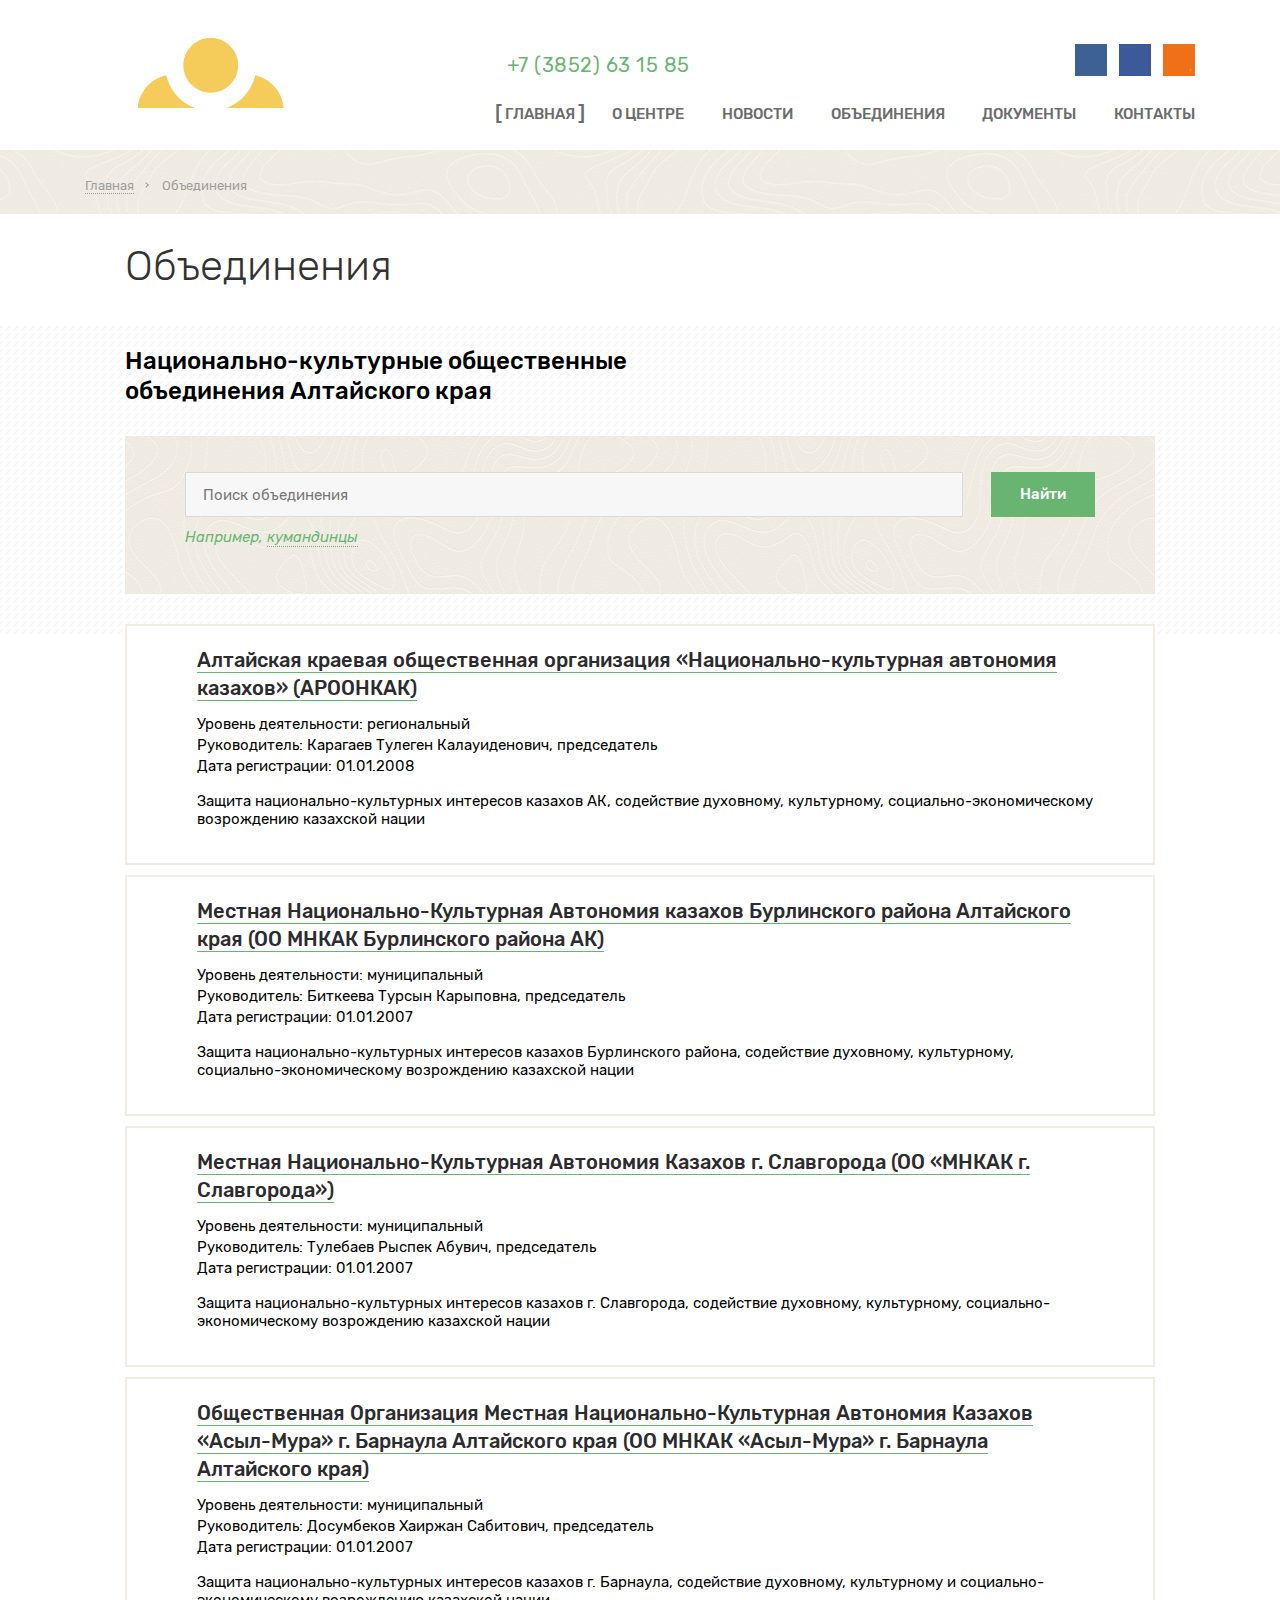
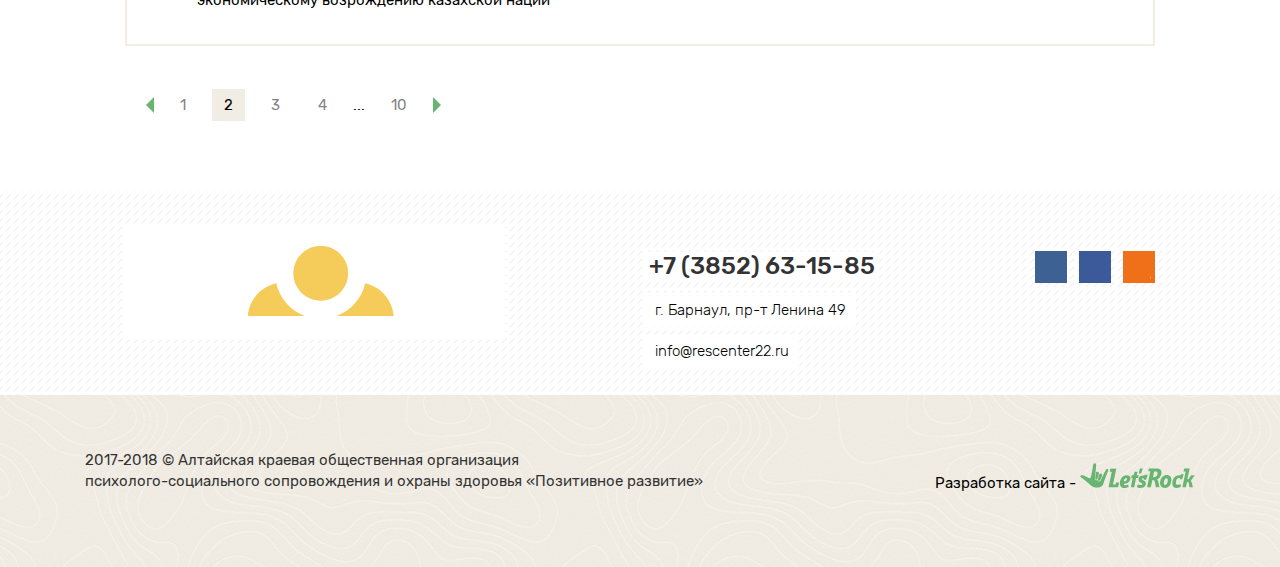
<file: ulist.html>
<!DOCTYPE html>
<html lang="ru">
<head>
	<meta charset="UTF-8">
<title>Title</title>
<link rel="stylesheet" href="css/style.css">
<link rel="icon" type="image/x-icon" href="/img/favicon.ico">
<meta name="viewport" content="width=device-width, initial-scale=1, maximum-scale=1" />
<!-- <meta name="viewport" content="width=1200/> -->
<script src="https://api-maps.yandex.ru/2.1/?lang=ru_RU" type="text/javascript"></script>
</head>
<body>
	<svg class="svg-collections">
	<symbol id="rc-logo" width="2044px" height="411px" viewBox="0 0 20440000 4110002">
		<defs>
		  <style type="text/css">
		   <![CDATA[
		    .fil2 {fill:#F5CC5A}
		    .fil1 {fill:black;fill-rule:nonzero}
		    .fil0 {fill:#0E2B3C;fill-rule:nonzero}
		   ]]>
		  </style>
		 </defs>
		<g>
		  <g>
		   <path class="fil0" d="M4241576 1166859c94997,0 177497,15744 247501,47244 70003,31500 124004,76500 162000,135000 37996,58500 57000,127252 57000,206256 0,79004 -19004,147496 -57000,205500 -37996,58004 -91997,102744 -162000,134244 -70004,31500 -152504,47256 -247501,47256l-183000 0 0 274500 -297000 0 0 -1050000 480000 0zm-18000 541500c61004,0 106997,-13252 138000,-39756 31004,-26492 46501,-64240 46501,-113244 0,-49004 -15497,-87000 -46501,-114000 -31003,-27000 -76996,-40500 -138000,-40500l-165000 0 0 307500 165000 0zm1499670 279000l0 229500 -843000 0 0 -1050000 823500 0 0 229500 -529500 0 0 177000 466500 0 0 222000 -466500 0 0 192000 549000 0zm703170 250500c-109996,0 -208748,-23256 -296244,-69756 -87508,-46500 -156260,-111248 -206256,-194244 -49996,-82996 -75000,-177000 -75000,-282000 0,-105000 25004,-199004 75000,-282000 49996,-82996 118748,-147756 206256,-194256 87496,-46500 186248,-69744 296244,-69744 96000,0 182504,16996 259500,51000 76996,34004 141000,82996 192000,147000l-189000 171000c-67996,-82004 -150496,-123000 -247500,-123000 -57000,0 -107752,12496 -152244,37500 -44504,25004 -79004,60248 -103500,105744 -24508,45508 -36756,97760 -36756,156756 0,58996 12248,111248 36756,156744 24496,45508 58996,80752 103500,105756 44492,25004 95244,37500 152244,37500 97004,0 179504,-40996 247500,-123000l189000 171000c-51000,64004 -115004,112996 -192000,147000 -76996,34004 -163500,51000 -259500,51000zm1588170 -1071000l-435000 811500c-46004,87000 -102248,153000 -168745,198000 -66507,45000 -139252,67500 -218256,67500 -58004,0 -120000,-13004 -186000,-39000l70500 -219000c40996,12000 76004,18000 105000,18000 28997,0 54756,-6496 77256,-19500 22500,-13004 43241,-33496 62244,-61500l-408000 -756000 313500 0 244501 507000 253500 -507000 289500 0zm598169 0c94996,0 177496,15744 247500,47244 70004,31500 124004,76500 162000,135000 37997,58500 57000,127252 57000,206256 0,79004 -19003,147496 -57000,205500 -37996,58004 -91996,102744 -162000,134244 -70004,31500 -152504,47256 -247500,47256l-183000 0 0 274500 -297000 0 0 -1050000 480000 0zm-18000 541500c61004,0 106996,-13252 138000,-39756 31004,-26492 46500,-64240 46500,-113244 0,-49004 -15496,-87000 -46500,-114000 -31004,-27000 -76996,-40500 -138000,-40500l-165000 0 0 307500 165000 0zm1168170 529500c-109996,0 -208748,-23256 -296244,-69756 -87508,-46500 -156260,-111248 -206256,-194244 -49996,-82996 -75000,-177000 -75000,-282000 0,-105000 25004,-199004 75000,-282000 49996,-82996 118748,-147756 206256,-194256 87496,-46500 186248,-69744 296244,-69744 96000,0 182504,16996 259500,51000 76996,34004 141000,82996 192000,147000l-189000 171000c-67996,-82004 -150496,-123000 -247500,-123000 -57000,0 -107752,12496 -152244,37500 -44504,25004 -79004,60248 -103500,105744 -24508,45508 -36756,97760 -36756,156756 0,58996 12248,111248 36756,156744 24496,45508 58996,80752 103500,105756 44492,25004 95244,37500 152244,37500 97004,0 179504,-40996 247500,-123000l189000 171000c-51000,64004 -115004,112996 -192000,147000 -76996,34004 -163500,51000 -259500,51000zm1607670 -1071000l0 1050000 -297000 0 0 -409500 -405000 0 0 409500 -297000 0 0 -1050000 297000 0 0 394500 405000 0 0 -394500 297000 0zm784170 334500c129000,0 228496,28748 298500,86244 70004,57508 105000,142760 105000,255756 0,121004 -39000,213496 -117000,277500 -78000,64004 -186496,96000 -325500,96000l-496501 0 0 -1050000 292500 0 0 334500 243001 0zm-58500 502500c49996,0 89752,-13500 119255,-40500 29493,-27000 44245,-64996 44245,-114000 0,-91004 -54497,-136500 -163500,-136500l-184501 0 0 291000 184501 0zm577500 -837000l292500 0 0 1050000 -292500 0 0 -1050000zm542669 0l292500 0 0 616500 433501 -616500 279000 0 0 1050000 -292501 0 0 -615000 -432000 615000 -280500 0 0 -1050000zm501000 -63000c-106004,0 -183744,-20504 -233244,-61500 -49500,-40996 -74256,-102000 -74256,-183000l199500 0c1004,34996 10004,61004 27000,78000 16996,16996 43996,25500 81000,25500 37004,0 64500,-8504 82500,-25500 18000,-16996 27497,-43004 28500,-78000l199501 0c0,81000 -25004,142004 -75000,183000 -49997,40996 -128504,61500 -235501,61500zm2321671 877500l0 450000 -271501 0 0 -214500 -861000 0 0 -1050000 292500 0 0 814500 403500 0 0 -814500 292501 0 0 814500 144000 0zm1007669 6000l0 229500 -843000 0 0 -1050000 823500 0 0 229500 -529500 0 0 177000 466500 0 0 222000 -466500 0 0 192000 549000 0zm1192170 -820500l0 1050000 -297000 0 0 -409500 -405000 0 0 409500 -297000 0 0 -1050000 297000 0 0 394500 405000 0 0 -394500 297000 0zm1094670 235500l-321000 0 0 814500 -292500 0 0 -814500 -322501 0 0 -235500 936001 0 0 235500zm640169 -235500c94996,0 177496,15744 247500,47244 70004,31500 124004,76500 162000,135000 37997,58500 57000,127252 57000,206256 0,79004 -19003,147496 -57000,205500 -37996,58004 -91996,102744 -162000,134244 -70004,31500 -152504,47256 -247500,47256l-183000 0 0 274500 -297000 0 0 -1050000 480000 0zm-18000 541500c61004,0 106996,-13252 138000,-39756 31004,-26492 46500,-64240 46500,-113244 0,-49004 -15496,-87000 -46500,-114000 -31004,-27000 -76996,-40500 -138000,-40500l-165000 0 0 307500 165000 0z"/>
		   <g>
		    <path class="fil1" d="M3704919 2944478l259205 0 0 328110 -55642 0 0 -281965 -147933 0 0 281965 -55630 0 0 -328110zm321461 164055c0,-60579 16866,-105473 50681,-134646 28145,-24248 62598,-36354 103157,-36354 44988,0 81862,14740 110516,44244 28559,29397 42898,70181 42898,122114 0,42142 -6331,75236 -18969,99354 -12650,24130 -31098,42898 -55311,56268 -24142,13382 -50587,20032 -79134,20032 -45945,0 -83031,-14646 -111378,-44056 -28346,-29385 -42460,-71740 -42460,-126956zm56893 106c0,41941 9177,73323 27496,94087 18449,20858 41516,31299 69449,31299 27603,0 50575,-10441 69000,-31406 18343,-20964 27508,-52889 27508,-95763 0,-40477 -9272,-71138 -27709,-91890 -18437,-20870 -41421,-31288 -68799,-31288 -27933,0 -51000,10323 -69449,31075 -18319,20764 -27496,52063 -27496,93886zm491221 289748l0 -453909 50575 0 0 43098c11905,-16654 25393,-29197 40464,-37512 14965,-8315 33177,-12531 54579,-12531 28016,0 52665,7157 74067,21590 21390,14327 37500,34666 48461,60803 10854,26233 16334,54886 16334,86174 0,33413 -6000,63543 -18023,90413 -12000,26764 -29492,47315 -52453,61630 -22866,14232 -46996,21402 -72284,21402 -18543,0 -35196,-3898 -49854,-11693 -14740,-7807 -26752,-17611 -36236,-29504l0 160039 -55630 0zm50575 -287846c0,42035 8527,73110 25500,93248 17067,20114 37724,30236 61960,30236 24650,0 45721,-10441 63213,-31299 17587,-20859 26339,-53103 26339,-96827 0,-41729 -8540,-72910 -25713,-93673 -17173,-20752 -37606,-31087 -61429,-31087 -23587,0 -44457,11067 -62587,33094 -18224,22134 -27283,54154 -27283,96308zm515338 120944c-20657,17611 -40582,29930 -59645,37205 -19075,7264 -39496,10855 -61429,10855 -36036,0 -63733,-8752 -83126,-26339 -19394,-17492 -29079,-39933 -29079,-67240 0,-16004 3685,-30650 10961,-43937 7370,-13276 16960,-23799 28759,-31819 11906,-8008 25181,-14114 40040,-18213 10960,-2858 27496,-5586 49523,-8338 44882,-5256 78071,-11693 99248,-19075 201,-7583 331,-12425 331,-14421 0,-22548 -5279,-38457 -15815,-47729 -14220,-12543 -35397,-18756 -63425,-18756 -26244,0 -45626,4630 -58063,13796 -12532,9177 -21697,25393 -27709,48791l-54366 -7583c4949,-23291 13063,-42141 24449,-56480 11374,-14339 27815,-25287 49311,-33083 21378,-7689 46346,-11586 74587,-11586 28027,0 50893,3259 68492,9897 17480,6638 30449,14859 38669,24862 8221,10016 14008,22666 17386,37938 1795,9484 2728,26551 2728,51106l0 73760c0,51519 1170,84071 3485,97866 2208,13807 6850,26976 13594,39626l-58157 0c-5587,-11693 -9166,-25394 -10749,-41103zm-4417 -123271c-20244,8220 -50586,15165 -91039,20858 -22984,3272 -39201,6957 -48685,11067 -9485,4110 -16760,10122 -21922,17917 -5149,7902 -7795,16642 -7795,26351 0,14634 5587,26964 16854,36756 11280,9803 27721,14763 49312,14763 21389,0 40464,-4653 57212,-14031 16654,-9272 28984,-22004 36780,-38138 6012,-12531 8952,-30968 8952,-55311l331 -20232zm207331 15815l0 -43630c23409,-201 39413,-1158 47835,-2740 8539,-1689 16653,-6532 24236,-14740 7583,-8233 11386,-18449 11386,-30780 0,-14846 -4949,-26870 -14965,-35705 -10004,-8964 -22866,-13393 -38775,-13393 -31300,0 -53209,18330 -65752,54992l-53103 -8835c16441,-61110 56268,-91665 119280,-91665 34984,0 62374,9484 82287,28547 19914,19075 29823,41835 29823,68279 0,26658 -12969,47941 -38776,63638 16536,8859 28867,20126 37193,33827 8221,13689 12331,29917 12331,48661 0,29410 -10748,53233 -32138,71552 -21496,18342 -51413,27508 -89976,27508 -74823,0 -118229,-33095 -130134,-99260l52476 -11386c4737,20858 14327,37098 28866,48579 14540,11480 31075,17173 49843,17173 18756,0 34346,-5268 46783,-15898 12426,-10547 18650,-24035 18650,-40476 0,-12732 -3898,-23799 -11705,-33284 -7795,-9484 -16110,-15378 -24968,-17716 -8847,-2421 -24862,-3567 -48047,-3567 -1890,0 -6107,106 -12650,319zm217169 -179551l128008 0c31406,0 54792,2645 70181,7901 15272,5268 28441,14858 39402,28878 11067,14114 16547,30874 16547,50457 0,15697 -3271,29409 -9685,40996 -6543,11693 -16240,21496 -29303,29291 15378,5162 28134,14752 38362,28866 10110,14020 15177,30780 15177,50055 -2019,31075 -13169,54154 -33307,69119 -20126,15059 -49417,22547 -87767,22547l-147615 0 0 -328110zm55630 138448l58996 0c23516,0 39733,-1263 48485,-3685 8846,-2527 16748,-7488 23693,-15071 6956,-7476 10441,-16535 10441,-27070 0,-17386 -6107,-29410 -18237,-36248 -12212,-6851 -33071,-10229 -62586,-10229l-60792 0 0 92303zm0 144142l73028 0c31382,0 52996,-3685 64689,-10960 11693,-7382 17799,-19914 18437,-37937 0,-10418 -3366,-20221 -10122,-29174 -6839,-8964 -15697,-14657 -26551,-16972 -10843,-2410 -28347,-3579 -52359,-3579l-67122 0 0 98622zm280276 -282590l55630 0 0 250240 154571 -250240 59740 0 0 328110 -55630 0 0 -248670 -154358 248670 -59953 0 0 -328110zm324106 0l265524 0 0 46145 -104964 0 0 281965 -55619 0 0 -281965 -104941 0 0 -46145zm318627 0l55629 0 0 250240 154571 -250240 59741 0 0 328110 -55630 0 0 -248670 -154359 248670 -59952 0 0 -328110zm353799 0l55653 0 0 137185 67630 0c4961,-46772 19607,-82500 43937,-107150 24449,-24661 56056,-36980 94937,-36980 33083,0 59221,6626 78296,20008 19169,13381 34972,31724 47409,55216 12425,23386 18638,54898 18638,94512 0,56480 -12839,99354 -38563,128551 -25701,29173 -60579,43725 -104622,43725 -40890,0 -73654,-13595 -98410,-40678 -24661,-27177 -38563,-64382 -41622,-111697l-67630 0 0 145418 -55653 0 0 -328110zm265216 40452c-27177,0 -48354,10441 -63531,31300 -15177,20763 -22760,49937 -22760,87555 0,45000 7583,77870 22866,98834 15272,20965 35705,31406 61217,31406 25382,0 46146,-9685 62374,-29091 16110,-19382 24224,-50669 24224,-93767 0,-42036 -7051,-73654 -21071,-94619 -14007,-21070 -35078,-31618 -63319,-31618zm383953 -40452l189036 0 0 46145 -133406 0 0 281965 -55630 0 0 -328110zm230540 453909l0 -453909 50575 0 0 43098c11905,-16654 25393,-29197 40452,-37512 14965,-8315 33189,-12531 54591,-12531 28016,0 52665,7157 74067,21590 21390,14327 37500,34666 48461,60803 10854,26233 16334,54886 16334,86174 0,33413 -6000,63543 -18023,90413 -12000,26764 -29492,47315 -52465,61630 -22854,14232 -46996,21402 -72272,21402 -18555,0 -35196,-3898 -49854,-11693 -14740,-7807 -26764,-17611 -36248,-29504l0 160039 -55618 0zm50575 -287846c0,42035 8527,73110 25488,93248 17079,20114 37724,30236 61961,30236 24661,0 45732,-10441 63224,-31299 17587,-20859 26339,-53103 26339,-96827 0,-41729 -8540,-72910 -25713,-93673 -17173,-20752 -37606,-31087 -61429,-31087 -23599,0 -44457,11067 -62587,33094 -18236,22134 -27283,54154 -27283,96308zm515338 120944c-20657,17611 -40582,29930 -59645,37205 -19075,7264 -39508,10855 -61429,10855 -36036,0 -63733,-8752 -83138,-26339 -19382,-17492 -29067,-39933 -29067,-67240 0,-16004 3685,-30650 10960,-43937 7371,-13276 16961,-23799 28760,-31819 11906,-8008 25181,-14114 40040,-18213 10960,-2858 27484,-5586 49512,-8338 44893,-5256 78082,-11693 99248,-19075 212,-7583 330,-12425 330,-14421 0,-22548 -5267,-38457 -15815,-47729 -14208,-12543 -35385,-18756 -63425,-18756 -26232,0 -45614,4630 -58051,13796 -12532,9177 -21709,25393 -27709,48791l-54378 -7583c4961,-23291 13075,-42141 24449,-56480 11386,-14339 27827,-25287 49311,-33083 21390,-7689 46358,-11586 74599,-11586 28027,0 50893,3259 68480,9897 17492,6638 30449,14859 38681,24862 8221,10016 14008,22666 17386,37938 1795,9484 2728,26551 2728,51106l0 73760c0,51519 1170,84071 3485,97866 2208,13807 6850,26976 13582,39626l-58146 0c-5586,-11693 -9165,-25394 -10748,-41103zm-4429 -123271c-20232,8220 -50575,15165 -91027,20858 -22985,3272 -39201,6957 -48685,11067 -9485,4110 -16760,10122 -21922,17917 -5161,7902 -7795,16642 -7795,26351 0,14634 5575,26964 16854,36756 11280,9803 27721,14763 49312,14763 21389,0 40452,-4653 57212,-14031 16654,-9272 28984,-22004 36780,-38138 6000,-12531 8941,-30968 8941,-55311l330 -20232zm340229 -163736l0 141614c17905,0 30543,-3378 37807,-10016 7275,-6744 17705,-26433 31193,-59315 12649,-31181 24130,-51000 34453,-59634 10110,-8445 26137,-12649 48153,-12649l20339 0 0 45826 -15071 -307c-14858,0 -24236,2209 -28347,6544 -4311,4523 -10960,18000 -19795,40452 -8232,21485 -15815,36237 -22760,44563 -6968,8221 -17929,15709 -32669,22548 24024,6437 47421,28653 70287,66803l61004 101681 -61110 0 -59445 -101587c-12106,-20634 -22748,-34122 -31701,-40559 -9059,-6413 -19819,-9579 -32338,-9579l0 151725 -56906 0 0 -151725c-12330,0 -22984,3166 -31925,9473 -9071,6319 -19606,19925 -31618,40795l-59941 101457 -61122 0 60791 -101681c23091,-38150 46689,-60366 70713,-66803 -16441,-7583 -28028,-15910 -34571,-24863 -6626,-8964 -16429,-30342 -29598,-64169 -4536,-11386 -9378,-18331 -14552,-20870 -5374,-2622 -13275,-3898 -23799,-3898 -2646,0 -8126,107 -16334,319l0 -46145 7688 0c21485,0 36556,1263 45308,3897 8752,2540 16547,8008 23492,16335 6850,8315 15815,25594 26764,52051 13381,32339 23716,51945 30885,58890 7146,6956 19796,10441 37819,10441l0 -141614 56906 0zm268039 0l228863 0 0 282590 35385 0 0 138449 -45519 0 0 -92929 -258556 0 0 92929 -45519 0 0 -138449 29079 0c39200,-53209 57956,-147413 56267,-282590zm46146 46145c-4110,106536 -20551,185339 -49311,236445l176386 0 0 -236445 -127075 0zm493417 240862c-20645,17611 -40570,29930 -59633,37205 -19075,7264 -39508,10855 -61430,10855 -36035,0 -63732,-8752 -83137,-26339 -19382,-17492 -29067,-39933 -29067,-67240 0,-16004 3685,-30650 10960,-43937 7370,-13276 16961,-23799 28760,-31819 11894,-8008 25181,-14114 40040,-18213 10960,-2858 27484,-5586 49511,-8338 44894,-5256 78083,-11693 99248,-19075 213,-7583 331,-12425 331,-14421 0,-22548 -5268,-38457 -15815,-47729 -14208,-12543 -35386,-18756 -63425,-18756 -26232,0 -45614,4630 -58063,13796 -12520,9177 -21697,25393 -27697,48791l-54378 -7583c4961,-23291 13075,-42141 24449,-56480 11386,-14339 27827,-25287 49311,-33083 21390,-7689 46358,-11586 74598,-11586 28028,0 50894,3259 68481,9897 17492,6638 30449,14859 38681,24862 8209,10016 14008,22666 17386,37938 1795,9484 2728,26551 2728,51106l0 73760c0,51519 1169,84071 3484,97866 2209,13807 6851,26976 13583,39626l-58146 0c-5586,-11693 -9165,-25394 -10760,-41103zm-4417 -123271c-20232,8220 -50575,15165 -91027,20858 -22985,3272 -39201,6957 -48686,11067 -9484,4110 -16759,10122 -21921,17917 -5161,7902 -7795,16642 -7795,26351 0,14634 5575,26964 16854,36756 11280,9803 27721,14763 49311,14763 21390,0 40453,-4653 57213,-14031 16653,-9272 28984,-22004 36779,-38138 6000,-12531 8941,-30968 8941,-55311l331 -20232zm141709 -163736l55630 0 0 136547 154264 0 0 -136547 55630 0 0 328110 -55630 0 0 -145418 -154264 0 0 145418 -55630 0 0 -328110zm563386 207992l54378 7594c-6024,37394 -21189,66579 -45744,87756 -24555,21177 -54780,31725 -90496,31725 -44788,0 -80823,-14646 -108000,-43937 -27307,-29304 -40890,-71233 -40890,-125812 0,-35397 5894,-66283 17610,-92834 11693,-26445 29492,-46347 53516,-59528 23905,-13275 49937,-19901 78177,-19901 35516,0 64701,8941 87248,26964 22654,18012 37193,43630 43512,76701l-53728 8220c-5174,-22015 -14233,-38563 -27402,-49736 -13075,-11067 -28866,-16641 -47421,-16641 -28028,0 -50788,10015 -68374,30023 -17492,20138 -26244,51744 -26244,95150 0,44055 8444,75968 25299,95882 16960,19913 38976,29929 66047,29929 21933,0 40158,-6650 54697,-20020 14646,-13275 23917,-33827 27815,-61535zm101161 -207992l55630 0 0 141614c17693,0 30130,-3378 37300,-10229 7051,-6732 17492,-26445 31393,-59208 10961,-25914 19819,-42981 26551,-51213 6863,-8209 14658,-13795 23493,-16653 8964,-2835 23196,-4311 42685,-4311l11161 0 0 45826 -15484 -307c-14646,0 -24024,2209 -28134,6544 -4311,4523 -10961,18000 -19819,40452 -8421,21485 -16110,36343 -23173,44563 -6945,8221 -17799,15709 -32445,22548 23917,6437 47516,28653 70689,66803l61016 101681 -61122 0 -60154 -101362c-12118,-20540 -22654,-34028 -31606,-40571 -9071,-6532 -19807,-9792 -32351,-9792l0 151725 -55630 0 0 -328110zm277217 0l55630 0 0 250240 154571 -250240 59740 0 0 328110 -55630 0 0 -248670 -154358 248670 -59953 0 0 -328110zm315248 328110l119799 -169961 -110941 -158149 68386 0 51827 77444c9591,14552 17173,26339 22547,35622 9378,-13181 17705,-25074 25181,-35728l54579 -77338 67973 0 -111591 158149 118854 169961 -67641 0 -67866 -101150 -15485 -24342 -87661 125492 -67961 0zm529689 -328110l55618 0 0 250240 154583 -250240 59740 0 0 328110 -55630 0 0 -248670 -154358 248670 -59953 0 0 -328110zm353174 0l55630 0 0 136547 154263 0 0 -136547 55630 0 0 328110 -55630 0 0 -145418 -154263 0 0 145418 -55630 0 0 -328110zm349075 0l55630 0 0 250240 154582 -250240 59729 0 0 328110 -55618 0 0 -248670 -154359 248670 -59964 0 0 -328110zm353811 0l55642 0 0 282590 154252 0 0 -282590 55630 0 0 282590 36035 0 0 138449 -45520 0 0 -92929 -256039 0 0 -328110zm361512 0l55630 0 0 250240 154582 -250240 59729 0 0 328110 -55618 0 0 -248670 -154359 248670 -59964 0 0 -328110zm567496 287007c-20646,17611 -40571,29930 -59646,37205 -19063,7264 -39496,10855 -61417,10855 -36035,0 -63732,-8752 -83138,-26339 -19382,-17492 -29079,-39933 -29079,-67240 0,-16004 3697,-30650 10961,-43937 7382,-13276 16972,-23799 28772,-31819 11893,-8008 25169,-14114 40027,-18213 10961,-2858 27496,-5586 49524,-8338 44894,-5256 78071,-11693 99248,-19075 213,-7583 331,-12425 331,-14421 0,-22548 -5268,-38457 -15815,-47729 -14221,-12543 -35398,-18756 -63425,-18756 -26233,0 -45615,4630 -58063,13796 -12532,9177 -21697,25393 -27697,48791l-54378 -7583c4960,-23291 13074,-42141 24448,-56480 11375,-14339 27827,-25287 49312,-33083 21389,-7689 46358,-11586 74598,-11586 28028,0 50894,3259 68480,9897 17492,6638 30449,14859 38681,24862 8209,10016 14008,22666 17386,37938 1784,9484 2729,26551 2729,51106l0 73760c0,51519 1169,84071 3484,97866 2209,13807 6850,26976 13583,39626l-58146 0c-5587,-11693 -9177,-25394 -10760,-41103zm-4417 -123271c-20233,8220 -50575,15165 -91040,20858 -22984,3272 -39200,6957 -48685,11067 -9472,4110 -16748,10122 -21921,17917 -5150,7902 -7795,16642 -7795,26351 0,14634 5586,26964 16866,36756 11268,9803 27720,14763 49311,14763 21378,0 40453,-4653 57213,-14031 16641,-9272 28984,-22004 36779,-38138 6000,-12531 8941,-30968 8941,-55311l331 -20232zm98728 -163736l265524 0 0 46145 -104953 0 0 281965 -55630 0 0 -281965 -104941 0 0 -46145zm318626 0l55630 0 0 250240 154571 -250240 59740 0 0 328110 -55630 0 0 -248670 -154358 248670 -59953 0 0 -328110zm353185 0l128008 0c31406,0 54792,2645 70170,7901 15283,5268 28452,14858 39413,28878 11067,14114 16547,30874 16547,50457 0,15697 -3271,29409 -9697,40996 -6543,11693 -16228,21496 -29291,29291 15378,5162 28134,14752 38362,28866 10111,14020 15166,30780 15166,50055 -2008,31075 -13170,54154 -33296,69119 -20137,15059 -49417,22547 -87767,22547l-147615 0 0 -328110zm55619 138448l59007 0c23504,0 39721,-1263 48473,-3685 8858,-2527 16760,-7488 23705,-15071 6956,-7476 10441,-16535 10441,-27070 0,-17386 -6119,-29410 -18237,-36248 -12224,-6851 -33082,-10229 -62586,-10229l-60803 0 0 92303zm0 144142l73027 0c31394,0 53008,-3685 64701,-10960 11693,-7382 17799,-19914 18437,-37937 0,-10418 -3378,-20221 -10122,-29174 -6839,-8964 -15697,-14657 -26551,-16972 -10843,-2410 -28347,-3579 -52359,-3579l-67133 0 0 98622zm455929 -282590l55630 0 0 250240 154582 -250240 59729 0 0 328110 -55630 0 0 -248670 -154347 248670 -59964 0 0 -328110zm743150 207992l54366 7594c-6012,37394 -21189,66579 -45732,87756 -24556,21177 -54780,31725 -90508,31725 -44788,0 -80823,-14646 -108000,-43937 -27296,-29304 -40890,-71233 -40890,-125812 0,-35397 5905,-66283 17610,-92834 11693,-26445 29492,-46347 53528,-59528 23905,-13275 49937,-19901 78177,-19901 35504,0 64689,8941 87236,26964 22654,18012 37205,43630 43524,76701l-53740 8220c-5162,-22015 -14233,-38563 -27402,-49736 -13063,-11067 -28866,-16641 -47409,-16641 -28028,0 -50788,10015 -68386,30023 -17481,20138 -26233,51744 -26233,95150 0,44055 8433,75968 25300,95882 16960,19913 38976,29929 66047,29929 21921,0 40157,-6650 54685,-20020 14646,-13275 23929,-33827 27827,-61535zm87980 -43937c0,-60579 16866,-105473 50693,-134646 28134,-24248 62587,-36354 103146,-36354 44988,0 81862,14740 110527,44244 28548,29397 42886,70181 42886,122114 0,42142 -6331,75236 -18968,99354 -12650,24130 -31087,42898 -55311,56268 -24130,13382 -50587,20032 -79134,20032 -45933,0 -83032,-14646 -111378,-44056 -28347,-29385 -42461,-71740 -42461,-126956zm56906 106c0,41941 9165,73323 27484,94087 18449,20858 41516,31299 69449,31299 27614,0 50575,-10441 69012,-31406 18330,-20964 27507,-52889 27507,-95763 0,-40477 -9283,-71138 -27720,-91890 -18425,-20870 -41410,-31288 -68799,-31288 -27933,0 -51000,10323 -69449,31075 -18319,20764 -27484,52063 -27484,93886zm345283 -164161l228851 0 0 282590 35397 0 0 138449 -45519 0 0 -92929 -258567 0 0 92929 -45508 0 0 -138449 29067 0c39200,-53209 57956,-147413 56279,-282590zm46146 46145c-4110,106536 -20551,185339 -49311,236445l176374 0 0 -236445 -127063 0zm502902 175748l57519 7595c-8952,33401 -25700,59421 -50137,77858 -24449,18449 -55642,27721 -93686,27721 -47834,0 -85759,-14752 -113787,-44268 -28016,-29386 -42047,-70795 -42047,-124004 0,-55004 14126,-97772 42472,-128114 28347,-30449 65114,-45626 110315,-45626 43725,0 79453,14846 107150,44669 27720,29823 41622,71752 41622,125799 0,3272 -106,8232 -319,14752l-244335 0c2103,35929 12225,63544 30555,82618 18225,19063 41091,28654 68374,28654 20339,0 37725,-5374 52063,-16122 14422,-10748 25808,-27933 34241,-51532zm-182067 -89138l182693 0c-2422,-27590 -9485,-48248 -20965,-62055 -17598,-21389 -40559,-32137 -68693,-32137 -25500,0 -46890,8539 -64276,25606 -17279,17067 -26870,39933 -28759,68586zm309874 -132755l55618 0 0 250240 154583 -250240 59740 0 0 328110 -55630 0 0 -248670 -154358 248670 -59953 0 0 -328110zm192177 -121382l37937 0c-3047,26031 -12531,46039 -28346,59964 -15804,14008 -36768,20965 -63012,20965 -26339,0 -47410,-6957 -63107,-20764 -15696,-13902 -25181,-33921 -28240,-60165l37937 0c2835,14232 8622,24862 17174,31818 8527,7063 20125,10548 34547,10548 16760,0 29409,-3378 37937,-10229 8539,-6732 14338,-17492 17173,-32137zm375319 329374l54366 7594c-6012,37394 -21189,66579 -45744,87756 -24543,21177 -54768,31725 -90496,31725 -44787,0 -80823,-14646 -108000,-43937 -27295,-29304 -40890,-71233 -40890,-125812 0,-35397 5906,-66283 17610,-92834 11693,-26445 29493,-46347 53528,-59528 23906,-13275 49937,-19901 78177,-19901 35504,0 64689,8941 87236,26964 22654,18012 37205,43630 43524,76701l-53740 8220c-5161,-22015 -14232,-38563 -27402,-49736 -13063,-11067 -28866,-16641 -47409,-16641 -28040,0 -50788,10015 -68386,30023 -17492,20138 -26232,51744 -26232,95150 0,44055 8433,75968 25287,95882 16973,19913 38977,29929 66059,29929 21921,0 40158,-6650 54685,-20020 14646,-13275 23929,-33827 27827,-61535zm72709 -207992l265523 0 0 46145 -104952 0 0 281965 -55630 0 0 -281965 -104941 0 0 -46145zm318626 0l128008 0c31405,0 54791,2645 70169,7901 15284,5268 28453,14858 39414,28878 11066,14114 16547,30874 16547,50457 0,15697 -3272,29409 -9697,40996 -6532,11693 -16228,21496 -29291,29291 15378,5162 28133,14752 38362,28866 10110,14020 15177,30780 15177,50055 -2020,31075 -13181,54154 -33307,69119 -20126,15059 -49418,22547 -87768,22547l-147614 0 0 -328110zm55630 138448l58996 0c23504,0 39720,-1263 48472,-3685 8859,-2527 16760,-7488 23705,-15071 6957,-7476 10441,-16535 10441,-27070 0,-17386 -6106,-29410 -18236,-36248 -12213,-6851 -33083,-10229 -62587,-10229l-60791 0 0 92303zm0 144142l73016 0c31393,0 53007,-3685 64700,-10960 11693,-7382 17800,-19914 18437,-37937 0,-10418 -3366,-20221 -10122,-29174 -6838,-8964 -15697,-14657 -26551,-16972 -10842,-2410 -28346,-3579 -52358,-3579l-67122 0 0 98622zm280275 -282590l55619 0 0 250240 154582 -250240 59741 0 0 328110 -55630 0 0 -248670 -154359 248670 -59953 0 0 -328110zm353800 0l55653 0 0 137185 67630 0c4961,-46772 19607,-82500 43937,-107150 24449,-24661 56056,-36980 94926,-36980 33094,0 59232,6626 78307,20008 19169,13381 34972,31724 47409,55216 12425,23386 18638,54898 18638,94512 0,56480 -12839,99354 -38563,128551 -25701,29173 -60579,43725 -104622,43725 -40890,0 -73654,-13595 -98410,-40678 -24661,-27177 -38563,-64382 -41622,-111697l-67630 0 0 145418 -55653 0 0 -328110zm265216 40452c-27189,0 -48354,10441 -63531,31300 -15177,20763 -22760,49937 -22760,87555 0,45000 7583,77870 22866,98834 15272,20965 35705,31406 61205,31406 25394,0 46146,-9685 62386,-29091 16110,-19382 24224,-50669 24224,-93767 0,-42036 -7051,-73654 -21071,-94619 -14007,-21070 -35078,-31618 -63319,-31618zm-14787690 665812l55630 0 0 250240 154571 -250240 59740 0 0 328098 -55630 0 0 -248657 -154347 248657 -59964 0 0 -328098zm353185 0l55630 0 0 136547 154264 0 0 -136547 55618 0 0 328098 -55618 0 0 -145405 -154264 0 0 145405 -55630 0 0 -328098zm319996 0l265524 0 0 46133 -104953 0 0 281965 -55630 0 0 -281965 -104941 0 0 -46133zm535359 221893l57519 7583c-8952,33413 -25701,59421 -50138,77870 -24448,18437 -55653,27721 -93685,27721 -47834,0 -85759,-14764 -113799,-44268 -28016,-29386 -42035,-70807 -42035,-124016 0,-54992 14126,-97772 42472,-128114 28347,-30449 65114,-45614 110315,-45614 43725,0 79453,14834 107150,44657 27720,29823 41622,71764 41622,125811 0,3260 -106,8221 -319,14752l-244347 0c2115,35929 12237,63544 30556,82607 18236,19074 41102,28665 68385,28665 20339,0 37725,-5374 52063,-16134 14422,-10736 25808,-27921 34241,-51520zm-182067 -89137l182693 0c-2422,-27603 -9485,-48249 -20965,-62067 -17598,-21378 -40559,-32138 -68693,-32138 -25500,0 -46902,8539 -64276,25618 -17279,17067 -26870,39933 -28759,68587zm309874 -132756l189023 0 0 46133 -133405 0 0 281965 -55618 0 0 -328098zm230527 453909l0 -453909 50575 0 0 43098c11906,-16654 25394,-29197 40465,-37524 14953,-8315 33177,-12519 54579,-12519 28015,0 52665,7145 74066,21590 21390,14315 37501,34666 48461,60792 10854,26244 16335,54897 16335,86185 0,33401 -6000,63543 -18024,90413 -12000,26752 -29492,47303 -52453,61630 -22866,14232 -47008,21402 -72283,21402 -18543,0 -35197,-3898 -49854,-11693 -14741,-7819 -26752,-17611 -36237,-29516l0 160051 -55630 0zm50575 -287858c0,42047 8528,73122 25500,93248 17067,20114 37713,30248 61961,30248 24649,0 45720,-10441 63212,-31299 17587,-20870 26339,-53114 26339,-96839 0,-41716 -8539,-72898 -25713,-93661 -17173,-20752 -37606,-31087 -61429,-31087 -23586,0 -44456,11055 -62586,33083 -18225,22134 -27284,54153 -27284,96307z"/>
		    <path class="fil1" d="M5837707 3937750c-20658,17598 -40583,29929 -59646,37192 -19075,7276 -39508,10867 -61429,10867 -36035,0 -63732,-8752 -83126,-26351 -19394,-17480 -29079,-39933 -29079,-67228 0,-16016 3685,-30662 10961,-43937 7370,-13276 16961,-23799 28760,-31819 11905,-8008 25181,-14114 40039,-18225 10961,-2846 27496,-5586 49524,-8326 44882,-5256 78071,-11693 99248,-19075 201,-7583 319,-12425 319,-14421 0,-22559 -5268,-38457 -15803,-47729 -14221,-12543 -35398,-18756 -63426,-18756 -26244,0 -45626,4618 -58063,13796 -12531,9165 -21696,25382 -27708,48791l-54366 -7594c4948,-23280 13063,-42142 24437,-56481 11385,-14327 27826,-25275 49311,-33071 21389,-7689 46358,-11586 74598,-11586 28028,0 50894,3248 68492,9897 17481,6626 30449,14859 38670,24863 8220,10003 14007,22653 17385,37937 1796,9472 2729,26551 2729,51094l0 73760c0,51520 1169,84083 3484,97878 2209,13795 6850,26965 13595,39614l-58158 0c-5587,-11693 -9165,-25382 -10748,-41090zm-4429 -123284c-20232,8232 -50575,15177 -91028,20870 -22984,3260 -39201,6957 -48685,11055 -9484,4110 -16760,10134 -21921,17929 -5150,7902 -7795,16630 -7795,26339 0,14634 5586,26976 16854,36768 11280,9791 27720,14752 49311,14752 21390,0 40453,-4642 57213,-14020 16653,-9272 28984,-22016 36779,-38138 6012,-12531 8953,-30980 8953,-55323l319 -20232zm142335 -163724l55641 0 0 282578 154252 0 0 -282578 55630 0 0 282578 36036 0 0 138461 -45520 0 0 -92941 -256039 0 0 -328098zm361523 0l55618 0 0 250240 154583 -250240 59740 0 0 328098 -55630 0 0 -248657 -154358 248657 -59953 0 0 -328098zm353174 0l55630 0 0 250240 154582 -250240 59729 0 0 328098 -55618 0 0 -248657 -154359 248657 -59964 0 0 -328098zm528838 0l55630 0 0 136547 154264 0 0 -136547 55630 0 0 328098 -55630 0 0 -145405 -154264 0 0 145405 -55630 0 0 -328098zm563386 287008c-20657,17598 -40570,29929 -59645,37192 -19075,7276 -39496,10867 -61418,10867 -36035,0 -63744,-8752 -83137,-26351 -19382,-17480 -29079,-39933 -29079,-67228 0,-16016 3685,-30662 10961,-43937 7381,-13276 16960,-23799 28759,-31819 11906,-8008 25181,-14114 40040,-18225 10960,-2846 27496,-5586 49523,-8326 44894,-5256 78071,-11693 99248,-19075 213,-7583 331,-12425 331,-14421 0,-22559 -5279,-38457 -15815,-47729 -14220,-12543 -35397,-18756 -63425,-18756 -26244,0 -45626,4618 -58063,13796 -12532,9165 -21697,25382 -27709,48791l-54366 -7594c4961,-23280 13063,-42142 24449,-56481 11374,-14327 27815,-25275 49311,-33071 21378,-7689 46346,-11586 74587,-11586 28039,0 50893,3248 68492,9897 17480,6626 30449,14859 38669,24863 8221,10003 14008,22653 17386,37937 1795,9472 2740,26551 2740,51094l0 73760c0,51520 1158,84083 3473,97878 2208,13795 6862,26965 13594,39614l-58157 0c-5587,-11693 -9166,-25382 -10749,-41090zm-4417 -123284c-20244,8232 -50586,15177 -91039,20870 -22984,3260 -39201,6957 -48685,11055 -9485,4110 -16760,10134 -21922,17929 -5149,7902 -7795,16630 -7795,26339 0,14634 5587,26976 16854,36768 11280,9791 27721,14752 49312,14752 21389,0 40464,-4642 57212,-14020 16654,-9272 28984,-22016 36780,-38138 6012,-12531 8952,-30980 8952,-55323l331 -20232zm141697 290185l0 -453909 50587 0 0 43098c11905,-16654 25382,-29197 40452,-37524 14965,-8315 33189,-12519 54579,-12519 28016,0 52677,7145 74079,21590 21378,14315 37500,34666 48461,60792 10854,26244 16334,54897 16334,86185 0,33401 -6000,63543 -18023,90413 -12012,26752 -29492,47303 -52465,61630 -22866,14232 -46996,21402 -72283,21402 -18544,0 -35197,-3898 -49843,-11693 -14740,-7819 -26764,-17611 -36248,-29516l0 160051 -55630 0zm50587 -287858c0,42047 8527,73122 25488,93248 17067,20114 37724,30248 61961,30248 24661,0 45732,-10441 63212,-31299 17599,-20870 26351,-53114 26351,-96839 0,-41716 -8552,-72898 -25725,-93661 -17173,-20752 -37594,-31087 -61417,-31087 -23599,0 -44457,11055 -62587,33083 -18236,22134 -27283,54153 -27283,96307zm280157 -1996c0,-60591 16855,-105473 50681,-134658 28134,-24236 62587,-36342 103146,-36342 45000,0 81874,14740 110528,44244 28547,29386 42886,70169 42886,122114 0,42142 -6331,75236 -18969,99354 -12638,24130 -31087,42886 -55311,56268 -24130,13382 -50575,20032 -79134,20032 -45933,0 -83031,-14658 -111378,-44056 -28335,-29397 -42449,-71752 -42449,-126956zm56894 106c0,41929 9165,73323 27496,94087 18437,20858 41516,31299 69437,31299 27614,0 50587,-10441 69012,-31406 18342,-20976 27508,-52901 27508,-95775 0,-40465 -9272,-71126 -27721,-91890 -18425,-20858 -41409,-31276 -68799,-31276 -27921,0 -51000,10311 -69437,31075 -18331,20752 -27496,52051 -27496,93886zm345284 -164161l228862 0 0 282578 35386 0 0 138461 -45520 0 0 -92941 -258555 0 0 92941 -45520 0 0 -138461 29079 0c39201,-53208 57957,-147401 56268,-282578zm46145 46133c-4110,106548 -20551,185351 -49311,236445l176386 0 0 -236445 -127075 0zm258248 117922c0,-60591 16855,-105473 50682,-134658 28133,-24236 62586,-36342 103145,-36342 45000,0 81874,14740 110528,44244 28559,29386 42886,70169 42886,122114 0,42142 -6331,75236 -18957,99354 -12650,24130 -31098,42886 -55323,56268 -24130,13382 -50575,20032 -79134,20032 -45933,0 -83031,-14658 -111366,-44056 -28346,-29397 -42461,-71752 -42461,-126956zm56894 106c0,41929 9177,73323 27496,94087 18437,20858 41516,31299 69437,31299 27614,0 50587,-10441 69012,-31406 18343,-20976 27508,-52901 27508,-95775 0,-40465 -9272,-71126 -27720,-91890 -18426,-20858 -41410,-31276 -68800,-31276 -27921,0 -51000,10311 -69437,31075 -18319,20752 -27496,52051 -27496,93886zm315567 -164161l128008 0c31406,0 54791,2633 70181,7889 15272,5280 28441,14859 39402,28890 11067,14114 16547,30862 16547,50457 0,15697 -3272,29409 -9685,40996 -6543,11693 -16240,21484 -29303,29279 15378,5174 28134,14752 38362,28867 10110,14031 15177,30779 15177,50067 -2019,31074 -13169,54141 -33307,69106 -20126,15071 -49417,22547 -87768,22547l-147614 0 0 -328098zm55630 138448l58996 0c23516,0 39733,-1275 48485,-3696 8846,-2516 16748,-7477 23692,-15059 6957,-7489 10441,-16536 10441,-27083 0,-17386 -6106,-29398 -18236,-36236 -12212,-6863 -33071,-10241 -62586,-10241l-60792 0 0 92315zm0 144130l73028 0c31382,0 52996,-3685 64689,-10960 11693,-7370 17799,-19902 18437,-37925 0,-10430 -3366,-20221 -10122,-29185 -6839,-8953 -15697,-14646 -26551,-16961 -10843,-2421 -28347,-3591 -52359,-3591l-67122 0 0 98622zm455918 -282578l55630 0 0 250240 154582 -250240 59741 0 0 328098 -55630 0 0 -248657 -154359 248657 -59964 0 0 -328098zm528212 0l55630 0 0 141614c17693,0 30130,-3378 37300,-10229 7051,-6744 17492,-26456 31393,-59220 10961,-25902 19819,-42980 26552,-51201 6850,-8220 14645,-13807 23492,-16653 8952,-2835 23185,-4311 42673,-4311l11173 0 0 45826 -15484 -319c-14646,0 -24024,2209 -28134,6544 -4323,4523 -10961,18012 -19819,40453 -8421,21496 -16110,36354 -23173,44563 -6945,8232 -17799,15708 -32457,22559 23929,6425 47516,28653 70701,66791l61016 101681 -61122 0 -60154 -101350c-12130,-20552 -22653,-34040 -31618,-40571 -9059,-6532 -19795,-9803 -32339,-9803l0 151724 -55630 0 0 -328098zm281753 454216l-6331 -51413c12224,3272 22760,4961 31819,4961 12437,0 22346,-2115 29716,-6213 7488,-4110 13595,-9921 18331,-17280 3472,-5586 9165,-19405 16961,-41515 1063,-3071 2645,-7595 4960,-13595l-124547 -329161 59433 0 68492 189448c8941,23918 16855,49205 23906,75756 6437,-24968 14019,-49630 22866,-73866l69957 -191338 55523 0 -124004 333791c-13382,35929 -23811,60591 -31287,74173 -9921,18237 -21295,31618 -34040,40146 -12850,8539 -28133,12756 -45826,12756 -10748,0 -22760,-2209 -35929,-6650zm331901 -454216l258555 0 0 327791 -55618 0 0 -281658 -147295 0 0 163217c0,38032 -1264,63118 -3685,75343 -2539,12118 -9272,22653 -20339,31712 -11173,9071 -27189,13595 -48153,13595 -12957,0 -27921,-839 -44788,-2422l0 -46263 24343 0c11492,0 19701,-1146 24661,-3579 4937,-2315 8209,-6118 9898,-11268 1583,-5161 2421,-21921 2421,-50268l0 -216200zm340429 0l55642 0 0 128338 70382 0c45933,0 81225,8835 106099,26658 24767,17799 37193,42342 37193,73653 0,27378 -10323,50764 -31075,70276 -20658,19488 -53752,29173 -99260,29173l-138981 0 0 -328098zm55642 282578l58571 0c35303,0 60484,-4311 75543,-12956 15071,-8634 22654,-22122 22654,-40453 0,-14232 -5575,-26870 -16748,-38043 -11173,-11067 -35811,-16642 -74079,-16642l-65941 0 0 108094zm196500 -282578l265524 0 0 46133 -104965 0 0 281965 -55618 0 0 -281965 -104941 0 0 -46133zm323162 454216l-6331 -51413c12225,3272 22760,4961 31819,4961 12449,0 22347,-2115 29717,-6213 7488,-4110 13594,-9921 18330,-17280 3473,-5586 9166,-19405 16961,-41515 1063,-3071 2646,-7595 4961,-13595l-124548 -329161 59433 0 68493 189448c8940,23918 16854,49205 23905,75756 6437,-24968 14020,-49630 22866,-73866l69957 -191338 55524 0 -124004 333791c-13382,35929 -23800,60591 -31288,74173 -9909,18237 -21295,31618 -34027,40146 -12863,8539 -28146,12756 -45839,12756 -10748,0 -22760,-2209 -35929,-6650zm311563 -307l0 -453909 50575 0 0 43098c11905,-16654 25394,-29197 40464,-37524 14965,-8315 33178,-12519 54579,-12519 28016,0 52666,7145 74067,21590 21390,14315 37500,34666 48461,60792 10854,26244 16334,54897 16334,86185 0,33401 -6000,63543 -18023,90413 -12000,26752 -29492,47303 -52453,61630 -22866,14232 -46996,21402 -72283,21402 -18544,0 -35197,-3898 -49855,-11693 -14740,-7819 -26752,-17611 -36236,-29516l0 160051 -55630 0zm50575 -287858c0,42047 8527,73122 25500,93248 17067,20114 37724,30248 61960,30248 24650,0 45721,-10441 63213,-31299 17587,-20870 26339,-53114 26339,-96839 0,-41716 -8540,-72898 -25713,-93661 -17173,-20752 -37606,-31087 -61429,-31087 -23587,0 -44457,11055 -62587,33083 -18224,22134 -27283,54153 -27283,96307zm476669 -166051l128020 0c31406,0 54791,2633 70169,7889 15272,5280 28453,14859 39414,28890 11067,14114 16547,30862 16547,50457 0,15697 -3272,29409 -9697,40996 -6543,11693 -16228,21484 -29303,29279 15390,5174 28134,14752 38374,28867 10110,14031 15165,30779 15165,50067 -2019,31074 -13169,54141 -33295,69106 -20138,15071 -49417,22547 -87768,22547l-147626 0 0 -328098zm55630 138448l59008 0c23504,0 39721,-1275 48473,-3696 8858,-2516 16759,-7477 23704,-15059 6957,-7489 10429,-16536 10429,-27083 0,-17386 -6106,-29398 -18224,-36236 -12224,-6863 -33083,-10241 -62598,-10241l-60792 0 0 92315zm0 144130l73028 0c31394,0 52996,-3685 64689,-10960 11693,-7370 17799,-19902 18449,-37925 0,-10430 -3378,-20221 -10122,-29185 -6851,-8953 -15697,-14646 -26552,-16961 -10842,-2421 -28346,-3591 -52358,-3591l-67134 0 0 98622zm413256 45520l173646 -452634 65847 0 184287 452634 -68173 0 -52370 -137173 -190607 0 -49098 137173 -63532 0zm130229 -185858l154252 0 -47209 -125492c-14220,-38138 -24968,-69650 -32445,-94512 -6212,29504 -14539,58476 -24980,87142l-49618 132862zm361287 -142240l258567 0 0 327791 -55630 0 0 -281658 -147295 0 0 163217c0,38032 -1264,63118 -3685,75343 -2539,12118 -9272,22653 -20339,31712 -11173,9071 -27177,13595 -48141,13595 -12969,0 -27933,-839 -44788,-2422l0 -46263 24343 0c11480,0 19689,-1146 24649,-3579 4949,-2315 8221,-6118 9898,-11268 1583,-5161 2421,-21921 2421,-50268l0 -216200zm312626 0l265524 0 0 46133 -104953 0 0 281965 -55630 0 0 -281965 -104941 0 0 -46133zm525875 287008c-20658,17598 -40571,29929 -59646,37192 -19075,7276 -39496,10867 -61417,10867 -36036,0 -63745,-8752 -83138,-26351 -19382,-17480 -29079,-39933 -29079,-67228 0,-16016 3685,-30662 10961,-43937 7381,-13276 16960,-23799 28759,-31819 11906,-8008 25182,-14114 40040,-18225 10960,-2846 27496,-5586 49523,-8326 44882,-5256 78071,-11693 99249,-19075 212,-7583 330,-12425 330,-14421 0,-22559 -5279,-38457 -15815,-47729 -14220,-12543 -35397,-18756 -63425,-18756 -26244,0 -45626,4618 -58063,13796 -12531,9165 -21697,25382 -27709,48791l-54366 -7594c4961,-23280 13063,-42142 24449,-56481 11374,-14327 27815,-25275 49311,-33071 21378,-7689 46347,-11586 74587,-11586 28039,0 50893,3248 68492,9897 17480,6626 30449,14859 38669,24863 8221,10003 14008,22653 17386,37937 1795,9472 2740,26551 2740,51094l0 73760c0,51520 1158,84083 3473,97878 2208,13795 6862,26965 13594,39614l-58157 0c-5587,-11693 -9166,-25382 -10748,-41090zm-4418 -123284c-20244,8232 -50586,15177 -91039,20870 -22984,3260 -39201,6957 -48685,11055 -9484,4110 -16760,10134 -21922,17929 -5149,7902 -7795,16630 -7795,26339 0,14634 5587,26976 16855,36768 11279,9791 27720,14752 49311,14752 21389,0 40464,-4642 57212,-14020 16654,-9272 28984,-22016 36780,-38138 6012,-12531 8953,-30980 8953,-55323l330 -20232zm141697 -163724l55630 0 0 250240 154583 -250240 59728 0 0 328098 -55618 0 0 -248657 -154358 248657 -59965 0 0 -328098zm192189 -121382l37925 0c-3047,26019 -12519,46039 -28334,59952 -15803,14008 -36768,20965 -63012,20965 -26339,0 -47410,-6957 -63106,-20752 -15697,-13902 -25182,-33933 -28241,-60165l37926 0c2846,14232 8633,24862 17173,31819 8527,7063 20138,10547 34559,10547 16760,0 29409,-3378 37937,-10229 8539,-6744 14339,-17492 17173,-32137zm375307 329374l54378 7582c-6023,37394 -21189,66591 -45744,87768 -24543,21177 -54779,31725 -90496,31725 -44787,0 -80823,-14658 -108000,-43937 -27295,-29304 -40890,-71233 -40890,-125823 0,-35386 5894,-66272 17611,-92823 11693,-26445 29492,-46358 53515,-59528 23918,-13275 49937,-19901 78178,-19901 35515,0 64700,8941 87248,26964 22653,18012 37204,43618 43511,76701l-53728 8209c-5161,-22004 -14232,-38551 -27402,-49725 -13063,-11067 -28866,-16653 -47409,-16653 -28039,0 -50799,10027 -68386,30035 -17492,20126 -26244,51744 -26244,95138 0,44055 8445,75969 25299,95894 16973,19901 38977,29929 66059,29929 21922,0 40158,-6650 54685,-20032 14646,-13275 23918,-33826 27815,-61523zm101162 -207992l55630 0 0 141614c17693,0 30142,-3378 37311,-10229 7039,-6744 17480,-26456 31382,-59220 10960,-25902 19819,-42980 26551,-51201 6862,-8220 14657,-13807 23492,-16653 8965,-2835 23197,-4311 42685,-4311l11173 0 0 45826 -15496 -319c-14645,0 -24023,2209 -28134,6544 -4311,4523 -10960,18012 -19807,40453 -8433,21496 -16122,36354 -23185,44563 -6945,8232 -17799,15708 -32445,22559 23918,6425 47516,28653 70689,66791l61028 101681 -61134 0 -60153 -101350c-12119,-20552 -22654,-34040 -31607,-40571 -9071,-6532 -19807,-9803 -32350,-9803l0 151724 -55630 0 0 -328098zm263421 164055c0,-60591 16855,-105473 50681,-134658 28134,-24236 62587,-36342 103146,-36342 45000,0 81874,14740 110528,44244 28547,29386 42886,70169 42886,122114 0,42142 -6331,75236 -18969,99354 -12638,24130 -31087,42886 -55311,56268 -24130,13382 -50575,20032 -79134,20032 -45933,0 -83031,-14658 -111378,-44056 -28335,-29397 -42449,-71752 -42449,-126956zm56894 106c0,41929 9165,73323 27496,94087 18437,20858 41516,31299 69437,31299 27614,0 50587,-10441 69012,-31406 18342,-20976 27508,-52901 27508,-95775 0,-40465 -9272,-71126 -27721,-91890 -18425,-20858 -41409,-31276 -68799,-31276 -27921,0 -51000,10311 -69437,31075 -18331,20752 -27496,52051 -27496,93886zm317457 -164161l85559 0 86716 262559 95989 -262559 79441 0 0 328098 -55630 0 0 -264142 -96615 264142 -49736 0 -91346 -276791 0 276791 -54378 0 0 -328098zm607760 0l55630 0 0 141614c17693,0 30130,-3378 37299,-10229 7051,-6744 17492,-26456 31394,-59220 10960,-25902 19819,-42980 26551,-51201 6862,-8220 14657,-13807 23492,-16653 8965,-2835 23197,-4311 42685,-4311l11162 0 0 45826 -15485 -319c-14645,0 -24023,2209 -28134,6544 -4311,4523 -10960,18012 -19819,40453 -8421,21496 -16110,36354 -23173,44563 -6945,8232 -17799,15708 -32456,22559 23929,6425 47527,28653 70700,66791l61016 101681 -61122 0 -60154 -101350c-12118,-20552 -22653,-34040 -31606,-40571 -9071,-6532 -19807,-9803 -32350,-9803l0 151724 -55630 0 0 -328098zm277216 453909l0 -453909 50575 0 0 43098c11906,-16654 25394,-29197 40465,-37524 14953,-8315 33177,-12519 54579,-12519 28015,0 52665,7145 74067,21590 21389,14315 37500,34666 48460,60792 10855,26244 16335,54897 16335,86185 0,33401 -6000,63543 -18024,90413 -12000,26752 -29492,47303 -52452,61630 -22867,14232 -46997,21402 -72284,21402 -18543,0 -35197,-3898 -49854,-11693 -14741,-7819 -26752,-17611 -36237,-29516l0 160051 -55630 0zm50575 -287858c0,42047 8528,73122 25500,93248 17067,20114 37725,30248 61961,30248 24650,0 45720,-10441 63213,-31299 17586,-20870 26338,-53114 26338,-96839 0,-41716 -8539,-72898 -25712,-93661 -17174,-20752 -37607,-31087 -61430,-31087 -23586,0 -44456,11055 -62586,33083 -18225,22134 -27284,54153 -27284,96307zm515339 120957c-20657,17598 -40583,29929 -59646,37192 -19074,7276 -39496,10867 -61429,10867 -36035,0 -63732,-8752 -83126,-26351 -19393,-17480 -29079,-39933 -29079,-67228 0,-16016 3686,-30662 10961,-43937 7370,-13276 16961,-23799 28760,-31819 11905,-8008 25181,-14114 40039,-18225 10961,-2846 27496,-5586 49524,-8326 44882,-5256 78071,-11693 99248,-19075 201,-7583 331,-12425 331,-14421 0,-22559 -5280,-38457 -15815,-47729 -14221,-12543 -35398,-18756 -63425,-18756 -26245,0 -45626,4618 -58063,13796 -12532,9165 -21697,25382 -27709,48791l-54366 -7594c4949,-23280 13063,-42142 24437,-56481 11386,-14327 27827,-25275 49311,-33071 21390,-7689 46358,-11586 74598,-11586 28028,0 50894,3248 68492,9897 17481,6626 30449,14859 38670,24863 8220,10003 14008,22653 17386,37937 1795,9472 2728,26551 2728,51094l0 73760c0,51520 1169,84083 3484,97878 2209,13795 6851,26965 13595,39614l-58158 0c-5586,-11693 -9165,-25382 -10748,-41090zm-4417 -123284c-20244,8232 -50587,15177 -91040,20870 -22984,3260 -39200,6957 -48685,11055 -9484,4110 -16760,10134 -21921,17929 -5150,7902 -7795,16630 -7795,26339 0,14634 5586,26976 16854,36768 11280,9791 27721,14752 49311,14752 21390,0 40465,-4642 57213,-14020 16653,-9272 28984,-22016 36779,-38138 6012,-12531 8953,-30980 8953,-55323l331 -20232zm365492 58169l57532 7583c-8965,33413 -25701,59421 -50150,77870 -24449,18437 -55642,27721 -93685,27721 -47823,0 -85760,-14764 -113788,-44268 -28015,-29386 -42035,-70807 -42035,-124016 0,-54992 14126,-97772 42472,-128114 28335,-30449 65103,-45614 110315,-45614 43725,0 79441,14834 107150,44657 27709,29823 41610,71764 41610,125811 0,3260 -106,8221 -307,14752l-244346 0c2102,35929 12224,63544 30555,82607 18236,19074 41090,28665 68374,28665 20350,0 37724,-5374 52063,-16134 14433,-10736 25807,-27921 34240,-51520zm-182067 -89137l182693 0c-2409,-27603 -9472,-48249 -20965,-62067 -17586,-21378 -40559,-32138 -68693,-32138 -25488,0 -46889,8539 -64275,25618 -17280,17067 -26858,39933 -28760,68587z"/>
		   </g>
		   <g>
		    <path class="fil2" d="M1831383 272457c0,-151370 -122705,-274063 -274064,-274063 -151358,0 -274063,122693 -274063,274063 0,151358 122705,274063 274063,274063 151359,0 274064,-122705 274064,-274063z"/>
		    <path class="fil2" d="M2002123 373051c-46063,203469 -227587,356174 -444780,356174 -217193,0 -398705,-152705 -444768,-356174 -163382,36402 -286063,181961 -286063,356174l0 365433c0,100713 81980,182705 182705,182705 100724,0 182717,-81992 182717,-182705l0 -182717 730842 0 0 182717c0,100724 81981,182705 182705,182705 100725,0 182717,-81981 182717,-182705l0 -365433c-12,-174201 -122705,-319772 -286075,-356174z"/>
		    <path class="fil2" d="M2973308 2231115c-131090,-75685 -298701,-30780 -374386,100311 -75673,131079 -30767,298701 100323,374374 131079,75685 304796,30768 380469,-100311 75685,-131079 24673,-298689 -106406,-374374z"/>
		    <path class="fil2" d="M2806111 1607150l-316453 -182716c-87236,-50363 -199228,-20351 -249590,66885 -50362,87225 -20351,199217 66874,249579l158244 91359 -365433 632929 -158233 -91358c-87236,-50363 -199216,-20351 -249578,66886 -50363,87236 -20363,199228 66874,249590l316453 182705c150885,87106 338291,53634 451488,-69650 -153166,-141626 -194658,-375177 -86067,-563279 108591,-188103 331606,-268938 530847,-207107 50173,-159673 -14540,-338716 -165426,-425823z"/>
		    <path class="fil2" d="M515764 2331438c-75685,-131091 -243295,-176008 -374386,-100311 -131079,75673 -182091,243283 -106406,374374 75674,131079 249390,175996 380469,100311 131091,-75685 175996,-243295 100323,-374374z"/>
		    <path class="fil2" d="M1422756 2440714c-50362,-87237 -162366,-117237 -249590,-66886l-158233 91358 -365421 -632929 158232 -91359c87225,-50362 117237,-162354 66874,-249579 -50362,-87236 -162354,-117236 -249578,-66885l-316465 182716c-150886,87107 -215599,266150 -165425,425835 199240,-61843 422256,18992 530858,207095 108591,188102 67099,421653 -86079,563279 113209,123284 300603,156768 451489,69662l316453 -182717c87236,-50362 117248,-162366 66885,-249590z"/>
		   </g>
		</g>
	</symbol>

	<symbol id="letsrock" x="0px" y="0px" viewBox="-33 353.4 63.6 13.9" >

	<g>
		<path d="M-20,364.4c0.7-2.2,1.3-3.6,2.1-5.7c0.3-0.7,0.5-1.1,0.4-1.5c-0.1-0.7-0.6-0.9-1-0.3c-0.1,0.1-0.1,0.2-0.2,0.3
			c-0.3,0.4-0.5,0.9-0.8,1.4c-0.9,1.6-1.6,3.7-2.1,4.4c-0.6,1-1.5,0.8-1.8-0.2c-0.7,0.5-1.5,0-1.5-0.9c0-0.8,0.2-1.8,0.3-2.6
			c0.1-1,0.4-3.6,0.4-5c0-0.2,0-0.3-0.1-0.4c-0.2-0.5-0.6-0.5-1.1-0.2c-0.2,0.2-0.4,0.5-0.5,0.9c-0.2,0.6-0.2,1.3-0.3,2
			c-0.1,0.5-0.8,4.6-1,4.9c-0.5,1.1-2.5-0.8-3.9-1.2c-1.6-0.4-2.6,0.4-1.4,1.1c0.8,0.5,3.4,2.5,4,3.2c0.2,0.2,0.2,0.2,0.4,0.3
			c0.2,0.2,0.4,0.4,0.6,0.7c1.4,1.3,4,2,5.9,1c0.4-0.2,0.5-0.3,0.8-0.6C-20.3,365.4-20.2,365-20,364.4L-20,364.4z"/>
		<path id="R_1_" d="M7.4,361.3l0.6-3.1c0.9,0,2.4-0.3,1.8,1.8C9.3,361.4,8.4,361.3,7.4,361.3L7.4,361.3z M4.1,366.9h2.1l0.9-4
			c1.2-0.1,1.2,0.7,1.4,1.5l0.5,2.5H11l-0.5-2.6c-0.1-0.6-0.4-1.1-0.6-1.4c-0.1-0.1-0.3-0.2-0.4-0.3c0.3-0.2,0.6-0.3,0.9-0.5
			c0.4-0.3,0.8-0.6,1.2-1.3c0.5-0.9,0.7-2.2,0.3-3.2c-0.5-1-1.3-1.2-2.8-1.2c-1.3,0-2.6,0-4,0l-0.3,1.6h1.1L4.1,366.9z"/>
		<path id="к_1_" d="M23.8,366.9h1.9l0.7-2.9c0.8-0.1,0.9,0.4,1,1.2l0.3,1.7l1.9,0l-0.3-1.3c-0.3-1.2-0.2-1.5-0.9-2.2l2.2-3.2l-2,0
			c-0.5,0.7-0.9,1.5-1.4,2.2h-0.6c0-0.6,1-4.7,1.2-5.9h-3.1l-0.3,1.6h1.1C25.4,359.6,23.8,366.2,23.8,366.9L23.8,366.9z"/>
		<polyline points="-11.4,364.2 -13.2,364.2 -13.4,365.3 -14.8,365.3 -13,356.5 -16.3,356.6 -16.7,358.2 -15.5,358.2 -17.3,366.9 
			-12,366.9 	"/>
		<path id="о_1_" d="M13.5,364.9c-0.1-0.4-0.1-0.9,0.1-1.5c0.2-0.7,0.7-1.8,1.5-1.5c0.7,0.2,0.7,2.1,0,3.1
			C14.6,365.8,13.8,365.9,13.5,364.9L13.5,364.9z M12.9,367.1c0.2,0.1,0.4,0.1,0.6,0.1c1.7,0.2,2.6-0.5,3.1-1.2
			c0.5-0.6,0.6-1.1,0.8-1.9c0.3-1,0.4-2.2-0.2-3.1c-0.7-0.9-2.1-1.2-3.4-0.7c-1,0.4-1.8,1.3-2.2,2.5c-0.2,0.6-0.3,1.3-0.3,2
			C11.5,366,12,366.7,12.9,367.1L12.9,367.1z"/>
		<path d="M-8.8,363.5c0.1-0.7,0.5-1.5,1.1-1.7c0.5-0.1,0.7,0.3,0.6,0.7c0,0.2-0.1,0.4-0.3,0.6C-7.7,363.5-8.2,363.5-8.8,363.5
			L-8.8,363.5z M-10.4,366.6c1.1,1.3,3.3,0.4,4.3,0.1l-0.3-1.4c-0.9,0.3-2.1,0.9-2.5-0.4c1.4,0.1,2.7-0.3,3.4-1.6
			c1.8-3.1-2.6-4.2-4.5-1.7c-0.7,0.9-1,1.8-1,3C-11,364.5-11.1,365.6-10.4,366.6z"/>
		<path d="M-0.6,363.1c0.3,1.1,1.9,1.3,2.1,1.8c0.4,0.9-1.4,1.1-2.4,0.3l-0.7,1.4c0.5,0.7,2.1,0.8,3.1,0.6c1.2-0.3,1.9-1.2,2-2.4
			c0-0.5-0.1-0.8-0.6-1.3c-0.4-0.4-0.9-0.5-1.3-0.7c-0.2-0.1-0.3-0.2-0.3-0.4c0-0.5,0.4-0.5,1-0.4l-0.1,0.7l1.4,0l0.9-2.7l-1.7,0
			l-0.1,0.4c-0.8-0.1-1.8-0.1-2.5,0.4C0.4,360.7-0.9,361.7-0.6,363.1z"/>
		<path id="C_1_" d="M18.9,366.7c0.2,0.2,0.4,0.3,0.8,0.4c0.4,0.1,1,0.2,1.4,0.1c0.3,0,0.5-0.1,0.8-0.2c0.3-0.1,0.5-0.2,0.7-0.3
			c0.1-0.1,0.2-0.1,0.4-0.2l-0.3-1.4c-0.6,0.2-2.8,1.3-2.5-1.2c0.1-1.4,0.6-2.4,2.2-2.2l-0.1,0.7l1.3,0l0.9-2.7h-1.6l-0.1,0.5
			c-1.9-0.2-2.9,0.3-3.7,1.4c-0.7,0.9-1,2.1-0.9,3.4C18.2,365.7,18.4,366.3,18.9,366.7L18.9,366.7z"/>
		<polygon points="-4.9,366.9 -3,366.9 -2,361.8 -0.9,361.8 -0.4,360.2 -1.6,360.2 -1.2,358.2 -2.8,358.2 -3.4,360.2 -4.4,360.2 
			-4.7,361.8 -3.9,361.8 	"/>
		<path d="M-23.4,362c0.4-0.8,0.6-1.9,0.7-2.6c0.1-0.7-0.1-1-0.8-1.1c-0.2,0-0.4,0-0.6,0.1c-0.3,0.2-0.2,0.5-0.3,1.1
			c-0.2,1.2-0.5,2.5,0,2.9C-23.9,363-23.6,362.4-23.4,362L-23.4,362z"/>
		<path d="M-21.9,362.7c0.6-0.9,1.3-2.6,0.9-3.1c-0.3-0.4-1.1-0.7-1.4,0c-0.2,0.5-0.4,1.4-0.5,1.9c-0.2,0.5-0.4,1.2-0.2,1.6
			C-22.7,363.7-22.1,363.1-21.9,362.7L-21.9,362.7z"/>
		<polygon points="-0.5,359.3 0.8,359.3 1.8,356.5 0.1,356.5 	"/>
	</g>

	</symbol>

	<symbol id="doc" width="316px" height="363px" viewBox="0 0 3160000 3630009">
	 <g id="Слой_x0020_1">
	  <g id="_2460611151936">
	   <path d="M577253 -992l2480511 0c55441,0 100393,44953 100393,100394l0 2586124 -11 1347 -24 1240 0 106 -47 1335 -47 1134 -12 201 -83 1322 -71 1040 -23 283 -201 2256 -36 378 -153 1311 -95 839 -59 460 -189 1300 -106 732 -83 567 -330 1925 -119 650 -248 1275 -106 532 -153 732 -272 1264 -106 437 -496 2079 -95 342 -236 910 -331 1240 -71 248 -295 980 -366 1228 -47 154 -343 1063 -401 1216 -24 71 -390 1134 -425 1181 0 24 -874 2279 -35 95 -827 2008 -59 153 -83 189 0 12 -898 2043 -118 272 -531 1146 -378 791 -166 343 -566 1133 -355 697 -212 426 -591 1122 -331 602 -271 508 -614 1098 -296 520 -330 567 -910 1512 -390 637 -661 1063 -225 355 -460 708 -685 1040 -189 272 -520 767 -720 1028 -130 189 -603 827 -732 1015 -94 118 -662 874 -768 993 -35 47 -744 933 -768 945 -23 23 -804 957 -732 850 -83 107 -826 933 -685 768 -154 165 -850 909 -638 685 -213 225 -874 897 -602 603 -284 283 -885 874 -555 532 -355 330 -74811 80575 0 495132 90614 142654c29670,46771 15792,108768 -30980,138437 -16689,10583 -35315,15626 -53728,15614l-2480511 71c-158268,0 -302174,-64736 -406442,-168981 -104220,-104220 -168957,-248103 -168957,-406418l0 -2481207c0,-158339 64701,-302233 168946,-406454 104220,-104244 248114,-168945 406453,-168945zm-363272 3068464c-2197,8622 -5469,16689 -9603,24095 8563,88630 48473,168567 108402,228496 67973,67961 161635,110162 264473,110162l2297900 0 -6201 -9779c-11268,-16229 -17882,-35930 -17882,-57178l0 -563245 236 0c0,-4713 331,-9425 992,-14103l-2275045 0c-86244,0 -165827,29374 -229146,78532 -65031,50492 -113162,121583 -134126,203020zm-11339 -342544c7536,-6496 15236,-12803 23103,-18909 97488,-75686 219567,-120887 351508,-120887l2380117 0 0 -2385336 -2380117 0c-102909,0 -196559,42189 -264485,110126 -67937,67925 -110126,161575 -110126,264485l0 2150521z"/>
	   <path d="M973443 1027514c-55441,0 -100394,-44952 -100394,-100394 0,-55441 44953,-100394 100394,-100394l1518760 0c55441,0 100394,44953 100394,100394 0,55442 -44953,100394 -100394,100394l-1518760 0z"/>
	   <path d="M973443 1636575c-55441,0 -100394,-44953 -100394,-100394 0,-55441 44953,-100394 100394,-100394l1518760 0c55441,0 100394,44953 100394,100394 0,55441 -44953,100394 -100394,100394l-1518760 0z"/>
	  </g>
	 </g>
	</symbol>

	<symbol id='undo' x="0px" y="0px" width="497.25px" height="497.25px" viewBox="0 0 497.25 497.25">

		<g>
			<g>
				<path d="M248.625,89.25V0l-127.5,127.5l127.5,127.5V140.25c84.15,0,153,68.85,153,153c0,84.15-68.85,153-153,153
					c-84.15,0-153-68.85-153-153h-51c0,112.2,91.8,204,204,204s204-91.8,204-204S360.825,89.25,248.625,89.25z"/>
			</g>
		</g>

	</symbol>

	<symbol id="vk" x="0px" y="0px" width="548.358px" height="548.358px" viewBox="0 0 548.358 548.358">
		<g>
			<path d="M545.451,400.298c-0.664-1.431-1.283-2.618-1.858-3.569c-9.514-17.135-27.695-38.167-54.532-63.102l-0.567-0.571
				l-0.284-0.28l-0.287-0.287h-0.288c-12.18-11.611-19.893-19.418-23.123-23.415c-5.91-7.614-7.234-15.321-4.004-23.13
				c2.282-5.9,10.854-18.36,25.696-37.397c7.807-10.089,13.99-18.175,18.556-24.267c32.931-43.78,47.208-71.756,42.828-83.939
				l-1.701-2.847c-1.143-1.714-4.093-3.282-8.846-4.712c-4.764-1.427-10.853-1.663-18.278-0.712l-82.224,0.568
				c-1.332-0.472-3.234-0.428-5.712,0.144c-2.475,0.572-3.713,0.859-3.713,0.859l-1.431,0.715l-1.136,0.859
				c-0.952,0.568-1.999,1.567-3.142,2.995c-1.137,1.423-2.088,3.093-2.848,4.996c-8.952,23.031-19.13,44.444-30.553,64.238
				c-7.043,11.803-13.511,22.032-19.418,30.693c-5.899,8.658-10.848,15.037-14.842,19.126c-4,4.093-7.61,7.372-10.852,9.849
				c-3.237,2.478-5.708,3.525-7.419,3.142c-1.715-0.383-3.33-0.763-4.859-1.143c-2.663-1.714-4.805-4.045-6.42-6.995
				c-1.622-2.95-2.714-6.663-3.285-11.136c-0.568-4.476-0.904-8.326-1-11.563c-0.089-3.233-0.048-7.806,0.145-13.706
				c0.198-5.903,0.287-9.897,0.287-11.991c0-7.234,0.141-15.085,0.424-23.555c0.288-8.47,0.521-15.181,0.716-20.125
				c0.194-4.949,0.284-10.185,0.284-15.705s-0.336-9.849-1-12.991c-0.656-3.138-1.663-6.184-2.99-9.137
				c-1.335-2.95-3.289-5.232-5.853-6.852c-2.569-1.618-5.763-2.902-9.564-3.856c-10.089-2.283-22.936-3.518-38.547-3.71
				c-35.401-0.38-58.148,1.906-68.236,6.855c-3.997,2.091-7.614,4.948-10.848,8.562c-3.427,4.189-3.905,6.475-1.431,6.851
				c11.422,1.711,19.508,5.804,24.267,12.275l1.715,3.429c1.334,2.474,2.666,6.854,3.999,13.134c1.331,6.28,2.19,13.227,2.568,20.837
				c0.95,13.897,0.95,25.793,0,35.689c-0.953,9.9-1.853,17.607-2.712,23.127c-0.859,5.52-2.143,9.993-3.855,13.418
				c-1.715,3.426-2.856,5.52-3.428,6.28c-0.571,0.76-1.047,1.239-1.425,1.427c-2.474,0.948-5.047,1.431-7.71,1.431
				c-2.667,0-5.901-1.334-9.707-4c-3.805-2.666-7.754-6.328-11.847-10.992c-4.093-4.665-8.709-11.184-13.85-19.558
				c-5.137-8.374-10.467-18.271-15.987-29.691l-4.567-8.282c-2.855-5.328-6.755-13.086-11.704-23.267
				c-4.952-10.185-9.329-20.037-13.134-29.554c-1.521-3.997-3.806-7.04-6.851-9.134l-1.429-0.859c-0.95-0.76-2.475-1.567-4.567-2.427
				c-2.095-0.859-4.281-1.475-6.567-1.854l-78.229,0.568c-7.994,0-13.418,1.811-16.274,5.428l-1.143,1.711
				C0.288,140.146,0,141.668,0,143.763c0,2.094,0.571,4.664,1.714,7.707c11.42,26.84,23.839,52.725,37.257,77.659
				c13.418,24.934,25.078,45.019,34.973,60.237c9.897,15.229,19.985,29.602,30.264,43.112c10.279,13.515,17.083,22.176,20.412,25.981
				c3.333,3.812,5.951,6.662,7.854,8.565l7.139,6.851c4.568,4.569,11.276,10.041,20.127,16.416
				c8.853,6.379,18.654,12.659,29.408,18.85c10.756,6.181,23.269,11.225,37.546,15.126c14.275,3.905,28.169,5.472,41.684,4.716h32.834
				c6.659-0.575,11.704-2.669,15.133-6.283l1.136-1.431c0.764-1.136,1.479-2.901,2.139-5.276c0.668-2.379,1-5,1-7.851
				c-0.195-8.183,0.428-15.558,1.852-22.124c1.423-6.564,3.045-11.513,4.859-14.846c1.813-3.33,3.859-6.14,6.136-8.418
				c2.282-2.283,3.908-3.666,4.862-4.142c0.948-0.479,1.705-0.804,2.276-0.999c4.568-1.522,9.944-0.048,16.136,4.429
				c6.187,4.473,11.99,9.996,17.418,16.56c5.425,6.57,11.943,13.941,19.555,22.124c7.617,8.186,14.277,14.271,19.985,18.274
				l5.708,3.426c3.812,2.286,8.761,4.38,14.853,6.283c6.081,1.902,11.409,2.378,15.984,1.427l73.087-1.14
				c7.229,0,12.854-1.197,16.844-3.572c3.998-2.379,6.373-5,7.139-7.851c0.764-2.854,0.805-6.092,0.145-9.712
				C546.782,404.25,546.115,401.725,545.451,400.298z"/>
		</g>
	</symbol>

	<symbol id="fb" x="0px" y="0px" width="430.113px" height="430.114px" viewBox="0 0 430.113 430.114">
		<g>
			<path d="M158.081,83.3c0,10.839,0,59.218,0,59.218h-43.385v72.412h43.385v215.183h89.122V214.936h59.805
				c0,0,5.601-34.721,8.316-72.685c-7.784,0-67.784,0-67.784,0s0-42.127,0-49.511c0-7.4,9.717-17.354,19.321-17.354
				c9.586,0,29.818,0,48.557,0c0-9.859,0-43.924,0-75.385c-25.016,0-53.476,0-66.021,0C155.878-0.004,158.081,72.48,158.081,83.3z"/>
		</g>
	</symbol>

	<symbol id="ok" x="0px" y="0px" width="95.481px" height="95.481px" viewBox="0 0 95.481 95.481">
		<g>
			<g>
				<path d="M43.041,67.254c-7.402-0.772-14.076-2.595-19.79-7.064c-0.709-0.556-1.441-1.092-2.088-1.713
					c-2.501-2.402-2.753-5.153-0.774-7.988c1.693-2.426,4.535-3.075,7.489-1.682c0.572,0.27,1.117,0.607,1.639,0.969
					c10.649,7.317,25.278,7.519,35.967,0.329c1.059-0.812,2.191-1.474,3.503-1.812c2.551-0.655,4.93,0.282,6.299,2.514
					c1.564,2.549,1.544,5.037-0.383,7.016c-2.956,3.034-6.511,5.229-10.461,6.761c-3.735,1.448-7.826,2.177-11.875,2.661
					c0.611,0.665,0.899,0.992,1.281,1.376c5.498,5.524,11.02,11.025,16.5,16.566c1.867,1.888,2.257,4.229,1.229,6.425
					c-1.124,2.4-3.64,3.979-6.107,3.81c-1.563-0.108-2.782-0.886-3.865-1.977c-4.149-4.175-8.376-8.273-12.441-12.527
					c-1.183-1.237-1.752-1.003-2.796,0.071c-4.174,4.297-8.416,8.528-12.683,12.735c-1.916,1.889-4.196,2.229-6.418,1.15
					c-2.362-1.145-3.865-3.556-3.749-5.979c0.08-1.639,0.886-2.891,2.011-4.014c5.441-5.433,10.867-10.88,16.295-16.322
					C42.183,68.197,42.518,67.813,43.041,67.254z"/>
				<path d="M47.55,48.329c-13.205-0.045-24.033-10.992-23.956-24.218C23.67,10.739,34.505-0.037,47.84,0
					c13.362,0.036,24.087,10.967,24.02,24.478C71.792,37.677,60.889,48.375,47.55,48.329z M59.551,24.143
					c-0.023-6.567-5.253-11.795-11.807-11.801c-6.609-0.007-11.886,5.316-11.835,11.943c0.049,6.542,5.324,11.733,11.896,11.709
					C54.357,35.971,59.573,30.709,59.551,24.143z"/>
			</g>
		</g>
	</symbol>


</svg>
	<header class="header">
	<div class="container">
		<div class="header__body">
			<button class="menu"></button>
			<div class="header__l-col">
				<div class="header__logo logo">
					<a href="/">
						<svg>
							<use href="#rc-logo"/>
						</svg>	
					</a>
				</div>		
			</div>
			<div class="header__r-col">
				<div class="header__line">
					<a href="tel:73852631585" class="header__phone">+7 (3852) 63 15 85</a>
					<ul class="header__social social">
						<li class="social__item social__item_vk">
							<a href="#vk">
								<svg>
									<use href="#vk"/>
								</svg>
							</a>
						</li>
						<li class="social__item social__item_fb">
							<a href="#fb">
								<svg>
									<use href="#fb"/>
								</svg>
							</a>
						</li>
						<li class="social__item social__item_ok">
							<a href="#ok">
								<svg>
									<use href="#ok"/>
								</svg>
							</a>
						</li>
					</ul>
				</div>
				<div class="header__line">
					<nav class="nav">
	<div class="nav__item">
		<a href="#" class="nav__link current">Главная</a>
	</div>
	<div class="nav__item nav__item_drop">
		<a href="#" class="nav__link">О центре</a>
		<ul class="nav__drop">
			<li><a href="#">Позитивное развитие</a></li>
			<li><a href="#">Курсы повышения квалификации</a></li>
			<li><a href="#">Консультации</a></li>
			<li><a href="#">Конференции</a></li>
			<li><a href="#">Курсы повышения квалификации</a></li>
		</ul>
	</div>
	<div class="nav__item">
		<a href="#" class="nav__link">Новости</a>
	</div>
	<div class="nav__item">
		<a href="#" class="nav__link">Объединения</a>	
	</div>
	<div class="nav__item">
		<a href="#" class="nav__link">Документы</a>	
	</div>
	<div class="nav__item">
		<a href="#" class="nav__link">Контакты</a>
	</div>
</nav>
				</div>
			</div>
		</div>
	</div>
</header>

	<div class="wrapper">
		<div class="breadcrumbs">
			<div class="container container_lar">
				<ul class="breadcrumbs__list">
					<li class="breadcrumbs__item"><a href="#">Главная</a></li>
					<li class="breadcrumbs__item"><a href="#">Объединения</a></li>
				</ul>
			</div>
		</div>
		<section class="section">
			<div class="container container_mid">
				<h2 class="title title_page">Объединения</h2>
				<div class="section__top">
					<span class="caption">Национально-культурные общественные объединения Алтайского края</span>
					<div class="search">
	<form class="search__form">
		<div class="search__field">
			<input type="search" placeholder="Поиск объединения">
		</div>
		<div class="search__btn">
			<button class="btn">Найти</button>
		</div>
	</form>
	<p class="search__tip">Например, <strong>кумандинцы</strong></p>
</div>
				</div>
				<ul class="section__list">
					<li class="doc">
	<a href="#" class="doc__title">Алтайская краевая общественная организация «Национально-культурная автономия казахов» (АРООНКАК)</a>
	<div class="doc__desc">
		<p>Уровень деятельности: региональный<br>Руководитель: Карагаев Тулеген Калауиденович, председатель <br>Дата регистрации: 01.01.2008</p>
	</div>
	<p>Защита национально-культурных интересов казахов АК, содействие духовному, культурному, социально-экономическому возрождению казахской нации</p>
</li>
<li class="doc">
	<a href="#" class="doc__title">Местная Национально-Культурная Автономия казахов Бурлинского района Алтайского края (ОО МНКАК Бурлинского района АК)</a>
	<div class="doc__desc">
		<p>Уровень деятельности: муниципальный<br>Руководитель: Биткеева Турсын Карыповна, председатель<br>Дата регистрации: 01.01.2007</p>
	</div>
	<p>Защита национально-культурных интересов казахов Бурлинского района, содействие духовному, культурному, социально-экономическому возрождению казахской нации</p>
</li>
<li class="doc">
	<a href="#" class="doc__title">Местная Национально-Культурная Автономия Казахов г. Славгорода (ОО «МНКАК г. Славгорода»)</a>
	<div class="doc__desc">
		<p>Уровень деятельности: муниципальный<br>Руководитель: Тулебаев Рыспек Абувич, председатель<br>Дата регистрации: 01.01.2007</p>
	</div>
	<p>Защита национально-культурных интересов казахов г. Славгорода, содействие духовному, культурному, социально-экономическому возрождению казахской нации</p>
</li>
<li class="doc">
	<a href="#" class="doc__title">Общественная Организация Местная Национально-Культурная Автономия Казахов «Асыл-Мура» г. Барнаула Алтайского края (ОО МНКАК «Асыл-Мура» г. Барнаула Алтайского края)</a>
	<div class="doc__desc">
		<p>Уровень деятельности: муниципальный<br>Руководитель: Досумбеков Хаиржан Сабитович, председатель<br>Дата регистрации: 01.01.2007</p>
	</div>
	<p>Защита национально-культурных интересов казахов г. Барнаула, содействие духовному, культурному и социально-экономическому возрождению казахской нации</p>
</li>

				</ul>
				<div class="pagination">
	<ul class="pagination__list">
		<li class="pagination__item">
			<a href="#" class="pagination__arrow pagination__arrow_prev"></a>
		</li>
		<li class="pagination__item">
			<a href="#">1</a>
		</li>
		<li class="pagination__item active">
			<a href="#">2</a>
		</li>
		<li class="pagination__item">
			<a href="#">3</a>
		</li>
		<li class="pagination__item">
			<a href="#">4</a>
		</li>
		<li class="pagination__item">
			<span>...</span>
		</li>
		<li class="pagination__item">
			<a href="#">10</a>
		</li>
		<li class="pagination__item">
			<a href="#" class="pagination__arrow pagination__arrow_next"></a>
		</li>
	</ul>
</div>
			</div>
		</section>
	</div>

	<footer class="footer">
	<div class="footer__top">
		<div class="container container_mid">
			<div class="footer__body">
				<div class="footer__block">
					<div class="logo">
	<a href="/">
		<svg>
			<use href="#rc-logo"/>
		</svg>	
	</a>
</div>			
				</div>
				<div class="footer__block">
					<div class="footer__contacts">
						<a href="73852631585" class="tel">+7 (3852) 63-15-85</a>
						<p>г. Барнаул, пр-т Ленина 49</p>
						<a href="mailto:info@rescenter22.ru" class="footer__link">info@rescenter22.ru</a>
					</div>
				</div>
				<div class="footer__block">
					<ul class="footer__social social">
						<li class="social__item social__item_vk">
							<a href="#vk">
								<svg>
									<use href="#vk"/>
								</svg>
							</a>
						</li>
						<li class="social__item social__item_fb">
							<a href="#fb">
								<svg>
									<use href="#fb"/>
								</svg>
							</a>
						</li>
						<li class="social__item social__item_ok">
							<a href="#ok">
								<svg>
									<use href="#ok"/>
								</svg>
							</a>
						</li>
					</ul>
				</div>
			</div>
		</div>
	</div>
	<div class="footer__bot">
		<div class="container container_lar">
			<div class="copyright">
				<p>2017-2018 © Алтайская краевая общественная организация <br>психолого-социального сопровождения и охраны здоровья «Позитивное развитие»</p>
				<div class="copyright__letsrock">
					<span>Разработка сайта - </span>
					<a href="#">
						<svg>
							<use href="#letsrock"/>
						</svg>
					</a>
				</div>
			</div>
		</div>
	</div>
</footer>

	<script src="js/libs.js"></script>
	<script src="js/script.js"></script>
</body>
</html>
</file>
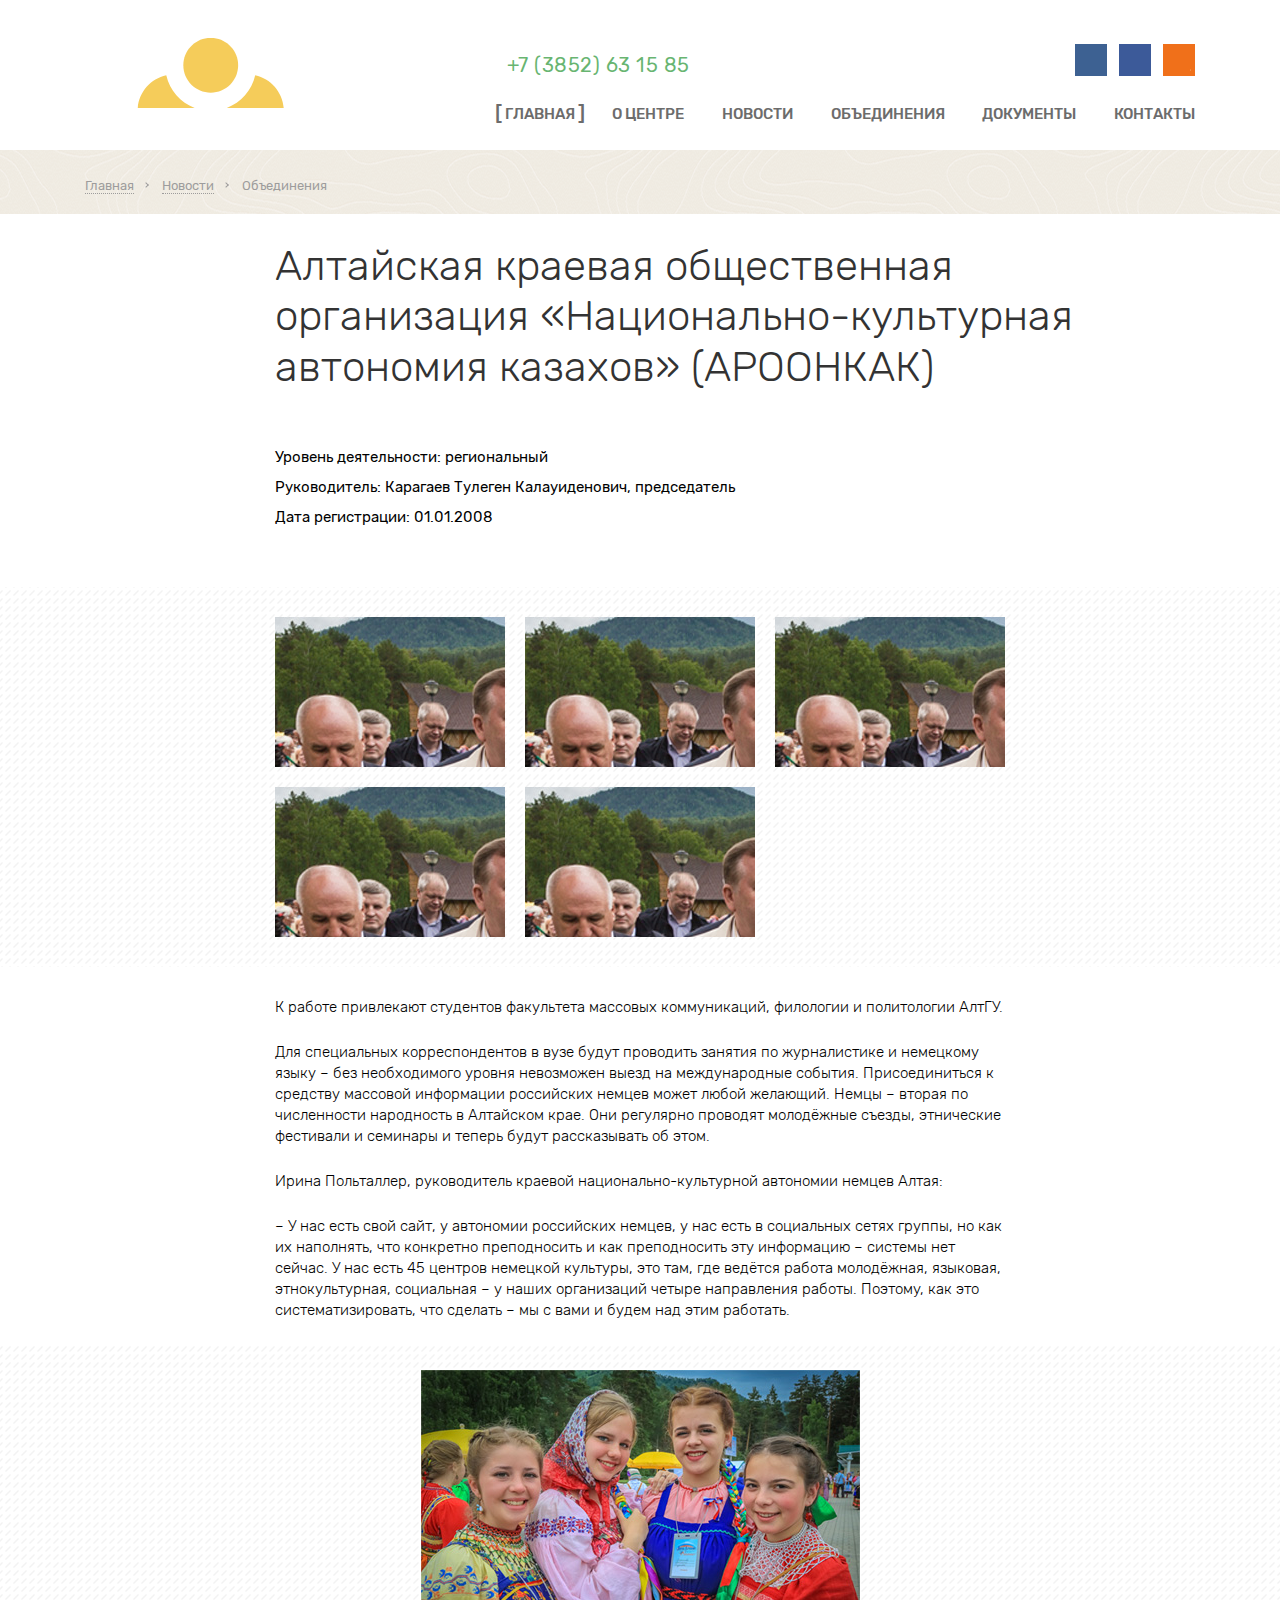
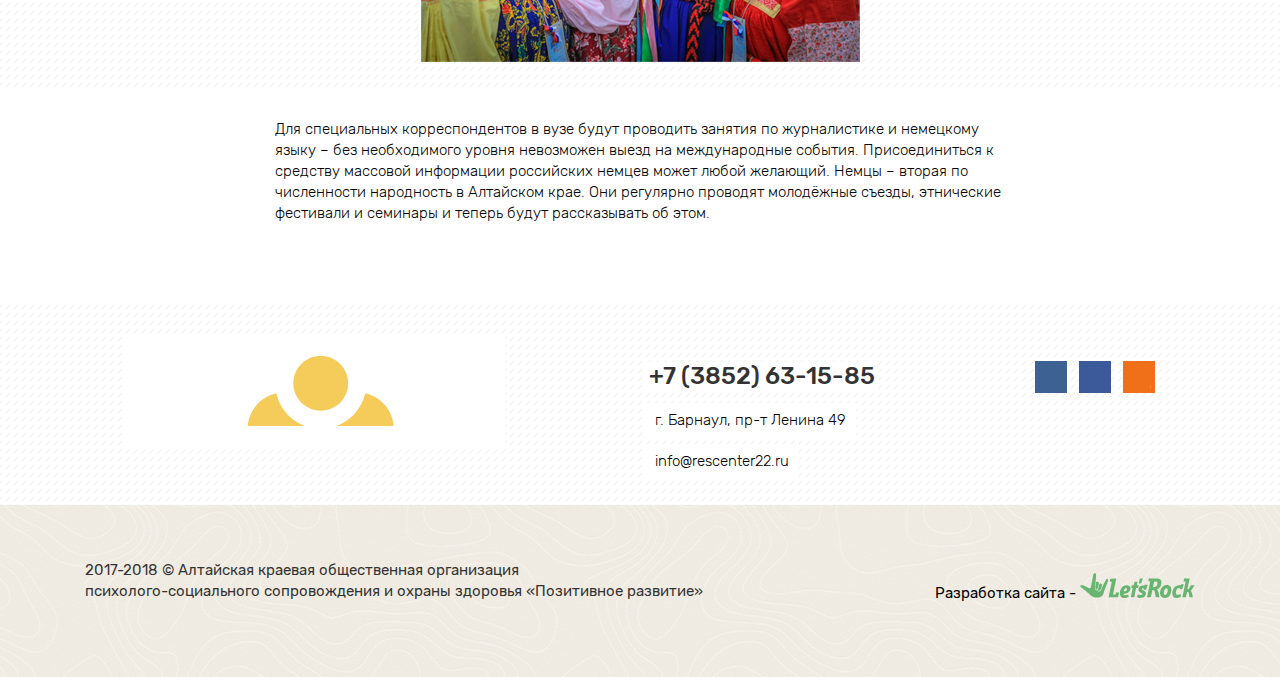
<file: unification.html>
<!DOCTYPE html>
<html lang="ru">
<head>
	<meta charset="UTF-8">
<title>Title</title>
<link rel="stylesheet" href="css/style.css">
<link rel="icon" type="image/x-icon" href="/img/favicon.ico">
<meta name="viewport" content="width=device-width, initial-scale=1, maximum-scale=1" />
<!-- <meta name="viewport" content="width=1200/> -->
<script src="https://api-maps.yandex.ru/2.1/?lang=ru_RU" type="text/javascript"></script>
</head>
<body>
	<svg class="svg-collections">
	<symbol id="rc-logo" width="2044px" height="411px" viewBox="0 0 20440000 4110002">
		<defs>
		  <style type="text/css">
		   <![CDATA[
		    .fil2 {fill:#F5CC5A}
		    .fil1 {fill:black;fill-rule:nonzero}
		    .fil0 {fill:#0E2B3C;fill-rule:nonzero}
		   ]]>
		  </style>
		 </defs>
		<g>
		  <g>
		   <path class="fil0" d="M4241576 1166859c94997,0 177497,15744 247501,47244 70003,31500 124004,76500 162000,135000 37996,58500 57000,127252 57000,206256 0,79004 -19004,147496 -57000,205500 -37996,58004 -91997,102744 -162000,134244 -70004,31500 -152504,47256 -247501,47256l-183000 0 0 274500 -297000 0 0 -1050000 480000 0zm-18000 541500c61004,0 106997,-13252 138000,-39756 31004,-26492 46501,-64240 46501,-113244 0,-49004 -15497,-87000 -46501,-114000 -31003,-27000 -76996,-40500 -138000,-40500l-165000 0 0 307500 165000 0zm1499670 279000l0 229500 -843000 0 0 -1050000 823500 0 0 229500 -529500 0 0 177000 466500 0 0 222000 -466500 0 0 192000 549000 0zm703170 250500c-109996,0 -208748,-23256 -296244,-69756 -87508,-46500 -156260,-111248 -206256,-194244 -49996,-82996 -75000,-177000 -75000,-282000 0,-105000 25004,-199004 75000,-282000 49996,-82996 118748,-147756 206256,-194256 87496,-46500 186248,-69744 296244,-69744 96000,0 182504,16996 259500,51000 76996,34004 141000,82996 192000,147000l-189000 171000c-67996,-82004 -150496,-123000 -247500,-123000 -57000,0 -107752,12496 -152244,37500 -44504,25004 -79004,60248 -103500,105744 -24508,45508 -36756,97760 -36756,156756 0,58996 12248,111248 36756,156744 24496,45508 58996,80752 103500,105756 44492,25004 95244,37500 152244,37500 97004,0 179504,-40996 247500,-123000l189000 171000c-51000,64004 -115004,112996 -192000,147000 -76996,34004 -163500,51000 -259500,51000zm1588170 -1071000l-435000 811500c-46004,87000 -102248,153000 -168745,198000 -66507,45000 -139252,67500 -218256,67500 -58004,0 -120000,-13004 -186000,-39000l70500 -219000c40996,12000 76004,18000 105000,18000 28997,0 54756,-6496 77256,-19500 22500,-13004 43241,-33496 62244,-61500l-408000 -756000 313500 0 244501 507000 253500 -507000 289500 0zm598169 0c94996,0 177496,15744 247500,47244 70004,31500 124004,76500 162000,135000 37997,58500 57000,127252 57000,206256 0,79004 -19003,147496 -57000,205500 -37996,58004 -91996,102744 -162000,134244 -70004,31500 -152504,47256 -247500,47256l-183000 0 0 274500 -297000 0 0 -1050000 480000 0zm-18000 541500c61004,0 106996,-13252 138000,-39756 31004,-26492 46500,-64240 46500,-113244 0,-49004 -15496,-87000 -46500,-114000 -31004,-27000 -76996,-40500 -138000,-40500l-165000 0 0 307500 165000 0zm1168170 529500c-109996,0 -208748,-23256 -296244,-69756 -87508,-46500 -156260,-111248 -206256,-194244 -49996,-82996 -75000,-177000 -75000,-282000 0,-105000 25004,-199004 75000,-282000 49996,-82996 118748,-147756 206256,-194256 87496,-46500 186248,-69744 296244,-69744 96000,0 182504,16996 259500,51000 76996,34004 141000,82996 192000,147000l-189000 171000c-67996,-82004 -150496,-123000 -247500,-123000 -57000,0 -107752,12496 -152244,37500 -44504,25004 -79004,60248 -103500,105744 -24508,45508 -36756,97760 -36756,156756 0,58996 12248,111248 36756,156744 24496,45508 58996,80752 103500,105756 44492,25004 95244,37500 152244,37500 97004,0 179504,-40996 247500,-123000l189000 171000c-51000,64004 -115004,112996 -192000,147000 -76996,34004 -163500,51000 -259500,51000zm1607670 -1071000l0 1050000 -297000 0 0 -409500 -405000 0 0 409500 -297000 0 0 -1050000 297000 0 0 394500 405000 0 0 -394500 297000 0zm784170 334500c129000,0 228496,28748 298500,86244 70004,57508 105000,142760 105000,255756 0,121004 -39000,213496 -117000,277500 -78000,64004 -186496,96000 -325500,96000l-496501 0 0 -1050000 292500 0 0 334500 243001 0zm-58500 502500c49996,0 89752,-13500 119255,-40500 29493,-27000 44245,-64996 44245,-114000 0,-91004 -54497,-136500 -163500,-136500l-184501 0 0 291000 184501 0zm577500 -837000l292500 0 0 1050000 -292500 0 0 -1050000zm542669 0l292500 0 0 616500 433501 -616500 279000 0 0 1050000 -292501 0 0 -615000 -432000 615000 -280500 0 0 -1050000zm501000 -63000c-106004,0 -183744,-20504 -233244,-61500 -49500,-40996 -74256,-102000 -74256,-183000l199500 0c1004,34996 10004,61004 27000,78000 16996,16996 43996,25500 81000,25500 37004,0 64500,-8504 82500,-25500 18000,-16996 27497,-43004 28500,-78000l199501 0c0,81000 -25004,142004 -75000,183000 -49997,40996 -128504,61500 -235501,61500zm2321671 877500l0 450000 -271501 0 0 -214500 -861000 0 0 -1050000 292500 0 0 814500 403500 0 0 -814500 292501 0 0 814500 144000 0zm1007669 6000l0 229500 -843000 0 0 -1050000 823500 0 0 229500 -529500 0 0 177000 466500 0 0 222000 -466500 0 0 192000 549000 0zm1192170 -820500l0 1050000 -297000 0 0 -409500 -405000 0 0 409500 -297000 0 0 -1050000 297000 0 0 394500 405000 0 0 -394500 297000 0zm1094670 235500l-321000 0 0 814500 -292500 0 0 -814500 -322501 0 0 -235500 936001 0 0 235500zm640169 -235500c94996,0 177496,15744 247500,47244 70004,31500 124004,76500 162000,135000 37997,58500 57000,127252 57000,206256 0,79004 -19003,147496 -57000,205500 -37996,58004 -91996,102744 -162000,134244 -70004,31500 -152504,47256 -247500,47256l-183000 0 0 274500 -297000 0 0 -1050000 480000 0zm-18000 541500c61004,0 106996,-13252 138000,-39756 31004,-26492 46500,-64240 46500,-113244 0,-49004 -15496,-87000 -46500,-114000 -31004,-27000 -76996,-40500 -138000,-40500l-165000 0 0 307500 165000 0z"/>
		   <g>
		    <path class="fil1" d="M3704919 2944478l259205 0 0 328110 -55642 0 0 -281965 -147933 0 0 281965 -55630 0 0 -328110zm321461 164055c0,-60579 16866,-105473 50681,-134646 28145,-24248 62598,-36354 103157,-36354 44988,0 81862,14740 110516,44244 28559,29397 42898,70181 42898,122114 0,42142 -6331,75236 -18969,99354 -12650,24130 -31098,42898 -55311,56268 -24142,13382 -50587,20032 -79134,20032 -45945,0 -83031,-14646 -111378,-44056 -28346,-29385 -42460,-71740 -42460,-126956zm56893 106c0,41941 9177,73323 27496,94087 18449,20858 41516,31299 69449,31299 27603,0 50575,-10441 69000,-31406 18343,-20964 27508,-52889 27508,-95763 0,-40477 -9272,-71138 -27709,-91890 -18437,-20870 -41421,-31288 -68799,-31288 -27933,0 -51000,10323 -69449,31075 -18319,20764 -27496,52063 -27496,93886zm491221 289748l0 -453909 50575 0 0 43098c11905,-16654 25393,-29197 40464,-37512 14965,-8315 33177,-12531 54579,-12531 28016,0 52665,7157 74067,21590 21390,14327 37500,34666 48461,60803 10854,26233 16334,54886 16334,86174 0,33413 -6000,63543 -18023,90413 -12000,26764 -29492,47315 -52453,61630 -22866,14232 -46996,21402 -72284,21402 -18543,0 -35196,-3898 -49854,-11693 -14740,-7807 -26752,-17611 -36236,-29504l0 160039 -55630 0zm50575 -287846c0,42035 8527,73110 25500,93248 17067,20114 37724,30236 61960,30236 24650,0 45721,-10441 63213,-31299 17587,-20859 26339,-53103 26339,-96827 0,-41729 -8540,-72910 -25713,-93673 -17173,-20752 -37606,-31087 -61429,-31087 -23587,0 -44457,11067 -62587,33094 -18224,22134 -27283,54154 -27283,96308zm515338 120944c-20657,17611 -40582,29930 -59645,37205 -19075,7264 -39496,10855 -61429,10855 -36036,0 -63733,-8752 -83126,-26339 -19394,-17492 -29079,-39933 -29079,-67240 0,-16004 3685,-30650 10961,-43937 7370,-13276 16960,-23799 28759,-31819 11906,-8008 25181,-14114 40040,-18213 10960,-2858 27496,-5586 49523,-8338 44882,-5256 78071,-11693 99248,-19075 201,-7583 331,-12425 331,-14421 0,-22548 -5279,-38457 -15815,-47729 -14220,-12543 -35397,-18756 -63425,-18756 -26244,0 -45626,4630 -58063,13796 -12532,9177 -21697,25393 -27709,48791l-54366 -7583c4949,-23291 13063,-42141 24449,-56480 11374,-14339 27815,-25287 49311,-33083 21378,-7689 46346,-11586 74587,-11586 28027,0 50893,3259 68492,9897 17480,6638 30449,14859 38669,24862 8221,10016 14008,22666 17386,37938 1795,9484 2728,26551 2728,51106l0 73760c0,51519 1170,84071 3485,97866 2208,13807 6850,26976 13594,39626l-58157 0c-5587,-11693 -9166,-25394 -10749,-41103zm-4417 -123271c-20244,8220 -50586,15165 -91039,20858 -22984,3272 -39201,6957 -48685,11067 -9485,4110 -16760,10122 -21922,17917 -5149,7902 -7795,16642 -7795,26351 0,14634 5587,26964 16854,36756 11280,9803 27721,14763 49312,14763 21389,0 40464,-4653 57212,-14031 16654,-9272 28984,-22004 36780,-38138 6012,-12531 8952,-30968 8952,-55311l331 -20232zm207331 15815l0 -43630c23409,-201 39413,-1158 47835,-2740 8539,-1689 16653,-6532 24236,-14740 7583,-8233 11386,-18449 11386,-30780 0,-14846 -4949,-26870 -14965,-35705 -10004,-8964 -22866,-13393 -38775,-13393 -31300,0 -53209,18330 -65752,54992l-53103 -8835c16441,-61110 56268,-91665 119280,-91665 34984,0 62374,9484 82287,28547 19914,19075 29823,41835 29823,68279 0,26658 -12969,47941 -38776,63638 16536,8859 28867,20126 37193,33827 8221,13689 12331,29917 12331,48661 0,29410 -10748,53233 -32138,71552 -21496,18342 -51413,27508 -89976,27508 -74823,0 -118229,-33095 -130134,-99260l52476 -11386c4737,20858 14327,37098 28866,48579 14540,11480 31075,17173 49843,17173 18756,0 34346,-5268 46783,-15898 12426,-10547 18650,-24035 18650,-40476 0,-12732 -3898,-23799 -11705,-33284 -7795,-9484 -16110,-15378 -24968,-17716 -8847,-2421 -24862,-3567 -48047,-3567 -1890,0 -6107,106 -12650,319zm217169 -179551l128008 0c31406,0 54792,2645 70181,7901 15272,5268 28441,14858 39402,28878 11067,14114 16547,30874 16547,50457 0,15697 -3271,29409 -9685,40996 -6543,11693 -16240,21496 -29303,29291 15378,5162 28134,14752 38362,28866 10110,14020 15177,30780 15177,50055 -2019,31075 -13169,54154 -33307,69119 -20126,15059 -49417,22547 -87767,22547l-147615 0 0 -328110zm55630 138448l58996 0c23516,0 39733,-1263 48485,-3685 8846,-2527 16748,-7488 23693,-15071 6956,-7476 10441,-16535 10441,-27070 0,-17386 -6107,-29410 -18237,-36248 -12212,-6851 -33071,-10229 -62586,-10229l-60792 0 0 92303zm0 144142l73028 0c31382,0 52996,-3685 64689,-10960 11693,-7382 17799,-19914 18437,-37937 0,-10418 -3366,-20221 -10122,-29174 -6839,-8964 -15697,-14657 -26551,-16972 -10843,-2410 -28347,-3579 -52359,-3579l-67122 0 0 98622zm280276 -282590l55630 0 0 250240 154571 -250240 59740 0 0 328110 -55630 0 0 -248670 -154358 248670 -59953 0 0 -328110zm324106 0l265524 0 0 46145 -104964 0 0 281965 -55619 0 0 -281965 -104941 0 0 -46145zm318627 0l55629 0 0 250240 154571 -250240 59741 0 0 328110 -55630 0 0 -248670 -154359 248670 -59952 0 0 -328110zm353799 0l55653 0 0 137185 67630 0c4961,-46772 19607,-82500 43937,-107150 24449,-24661 56056,-36980 94937,-36980 33083,0 59221,6626 78296,20008 19169,13381 34972,31724 47409,55216 12425,23386 18638,54898 18638,94512 0,56480 -12839,99354 -38563,128551 -25701,29173 -60579,43725 -104622,43725 -40890,0 -73654,-13595 -98410,-40678 -24661,-27177 -38563,-64382 -41622,-111697l-67630 0 0 145418 -55653 0 0 -328110zm265216 40452c-27177,0 -48354,10441 -63531,31300 -15177,20763 -22760,49937 -22760,87555 0,45000 7583,77870 22866,98834 15272,20965 35705,31406 61217,31406 25382,0 46146,-9685 62374,-29091 16110,-19382 24224,-50669 24224,-93767 0,-42036 -7051,-73654 -21071,-94619 -14007,-21070 -35078,-31618 -63319,-31618zm383953 -40452l189036 0 0 46145 -133406 0 0 281965 -55630 0 0 -328110zm230540 453909l0 -453909 50575 0 0 43098c11905,-16654 25393,-29197 40452,-37512 14965,-8315 33189,-12531 54591,-12531 28016,0 52665,7157 74067,21590 21390,14327 37500,34666 48461,60803 10854,26233 16334,54886 16334,86174 0,33413 -6000,63543 -18023,90413 -12000,26764 -29492,47315 -52465,61630 -22854,14232 -46996,21402 -72272,21402 -18555,0 -35196,-3898 -49854,-11693 -14740,-7807 -26764,-17611 -36248,-29504l0 160039 -55618 0zm50575 -287846c0,42035 8527,73110 25488,93248 17079,20114 37724,30236 61961,30236 24661,0 45732,-10441 63224,-31299 17587,-20859 26339,-53103 26339,-96827 0,-41729 -8540,-72910 -25713,-93673 -17173,-20752 -37606,-31087 -61429,-31087 -23599,0 -44457,11067 -62587,33094 -18236,22134 -27283,54154 -27283,96308zm515338 120944c-20657,17611 -40582,29930 -59645,37205 -19075,7264 -39508,10855 -61429,10855 -36036,0 -63733,-8752 -83138,-26339 -19382,-17492 -29067,-39933 -29067,-67240 0,-16004 3685,-30650 10960,-43937 7371,-13276 16961,-23799 28760,-31819 11906,-8008 25181,-14114 40040,-18213 10960,-2858 27484,-5586 49512,-8338 44893,-5256 78082,-11693 99248,-19075 212,-7583 330,-12425 330,-14421 0,-22548 -5267,-38457 -15815,-47729 -14208,-12543 -35385,-18756 -63425,-18756 -26232,0 -45614,4630 -58051,13796 -12532,9177 -21709,25393 -27709,48791l-54378 -7583c4961,-23291 13075,-42141 24449,-56480 11386,-14339 27827,-25287 49311,-33083 21390,-7689 46358,-11586 74599,-11586 28027,0 50893,3259 68480,9897 17492,6638 30449,14859 38681,24862 8221,10016 14008,22666 17386,37938 1795,9484 2728,26551 2728,51106l0 73760c0,51519 1170,84071 3485,97866 2208,13807 6850,26976 13582,39626l-58146 0c-5586,-11693 -9165,-25394 -10748,-41103zm-4429 -123271c-20232,8220 -50575,15165 -91027,20858 -22985,3272 -39201,6957 -48685,11067 -9485,4110 -16760,10122 -21922,17917 -5161,7902 -7795,16642 -7795,26351 0,14634 5575,26964 16854,36756 11280,9803 27721,14763 49312,14763 21389,0 40452,-4653 57212,-14031 16654,-9272 28984,-22004 36780,-38138 6000,-12531 8941,-30968 8941,-55311l330 -20232zm340229 -163736l0 141614c17905,0 30543,-3378 37807,-10016 7275,-6744 17705,-26433 31193,-59315 12649,-31181 24130,-51000 34453,-59634 10110,-8445 26137,-12649 48153,-12649l20339 0 0 45826 -15071 -307c-14858,0 -24236,2209 -28347,6544 -4311,4523 -10960,18000 -19795,40452 -8232,21485 -15815,36237 -22760,44563 -6968,8221 -17929,15709 -32669,22548 24024,6437 47421,28653 70287,66803l61004 101681 -61110 0 -59445 -101587c-12106,-20634 -22748,-34122 -31701,-40559 -9059,-6413 -19819,-9579 -32338,-9579l0 151725 -56906 0 0 -151725c-12330,0 -22984,3166 -31925,9473 -9071,6319 -19606,19925 -31618,40795l-59941 101457 -61122 0 60791 -101681c23091,-38150 46689,-60366 70713,-66803 -16441,-7583 -28028,-15910 -34571,-24863 -6626,-8964 -16429,-30342 -29598,-64169 -4536,-11386 -9378,-18331 -14552,-20870 -5374,-2622 -13275,-3898 -23799,-3898 -2646,0 -8126,107 -16334,319l0 -46145 7688 0c21485,0 36556,1263 45308,3897 8752,2540 16547,8008 23492,16335 6850,8315 15815,25594 26764,52051 13381,32339 23716,51945 30885,58890 7146,6956 19796,10441 37819,10441l0 -141614 56906 0zm268039 0l228863 0 0 282590 35385 0 0 138449 -45519 0 0 -92929 -258556 0 0 92929 -45519 0 0 -138449 29079 0c39200,-53209 57956,-147413 56267,-282590zm46146 46145c-4110,106536 -20551,185339 -49311,236445l176386 0 0 -236445 -127075 0zm493417 240862c-20645,17611 -40570,29930 -59633,37205 -19075,7264 -39508,10855 -61430,10855 -36035,0 -63732,-8752 -83137,-26339 -19382,-17492 -29067,-39933 -29067,-67240 0,-16004 3685,-30650 10960,-43937 7370,-13276 16961,-23799 28760,-31819 11894,-8008 25181,-14114 40040,-18213 10960,-2858 27484,-5586 49511,-8338 44894,-5256 78083,-11693 99248,-19075 213,-7583 331,-12425 331,-14421 0,-22548 -5268,-38457 -15815,-47729 -14208,-12543 -35386,-18756 -63425,-18756 -26232,0 -45614,4630 -58063,13796 -12520,9177 -21697,25393 -27697,48791l-54378 -7583c4961,-23291 13075,-42141 24449,-56480 11386,-14339 27827,-25287 49311,-33083 21390,-7689 46358,-11586 74598,-11586 28028,0 50894,3259 68481,9897 17492,6638 30449,14859 38681,24862 8209,10016 14008,22666 17386,37938 1795,9484 2728,26551 2728,51106l0 73760c0,51519 1169,84071 3484,97866 2209,13807 6851,26976 13583,39626l-58146 0c-5586,-11693 -9165,-25394 -10760,-41103zm-4417 -123271c-20232,8220 -50575,15165 -91027,20858 -22985,3272 -39201,6957 -48686,11067 -9484,4110 -16759,10122 -21921,17917 -5161,7902 -7795,16642 -7795,26351 0,14634 5575,26964 16854,36756 11280,9803 27721,14763 49311,14763 21390,0 40453,-4653 57213,-14031 16653,-9272 28984,-22004 36779,-38138 6000,-12531 8941,-30968 8941,-55311l331 -20232zm141709 -163736l55630 0 0 136547 154264 0 0 -136547 55630 0 0 328110 -55630 0 0 -145418 -154264 0 0 145418 -55630 0 0 -328110zm563386 207992l54378 7594c-6024,37394 -21189,66579 -45744,87756 -24555,21177 -54780,31725 -90496,31725 -44788,0 -80823,-14646 -108000,-43937 -27307,-29304 -40890,-71233 -40890,-125812 0,-35397 5894,-66283 17610,-92834 11693,-26445 29492,-46347 53516,-59528 23905,-13275 49937,-19901 78177,-19901 35516,0 64701,8941 87248,26964 22654,18012 37193,43630 43512,76701l-53728 8220c-5174,-22015 -14233,-38563 -27402,-49736 -13075,-11067 -28866,-16641 -47421,-16641 -28028,0 -50788,10015 -68374,30023 -17492,20138 -26244,51744 -26244,95150 0,44055 8444,75968 25299,95882 16960,19913 38976,29929 66047,29929 21933,0 40158,-6650 54697,-20020 14646,-13275 23917,-33827 27815,-61535zm101161 -207992l55630 0 0 141614c17693,0 30130,-3378 37300,-10229 7051,-6732 17492,-26445 31393,-59208 10961,-25914 19819,-42981 26551,-51213 6863,-8209 14658,-13795 23493,-16653 8964,-2835 23196,-4311 42685,-4311l11161 0 0 45826 -15484 -307c-14646,0 -24024,2209 -28134,6544 -4311,4523 -10961,18000 -19819,40452 -8421,21485 -16110,36343 -23173,44563 -6945,8221 -17799,15709 -32445,22548 23917,6437 47516,28653 70689,66803l61016 101681 -61122 0 -60154 -101362c-12118,-20540 -22654,-34028 -31606,-40571 -9071,-6532 -19807,-9792 -32351,-9792l0 151725 -55630 0 0 -328110zm277217 0l55630 0 0 250240 154571 -250240 59740 0 0 328110 -55630 0 0 -248670 -154358 248670 -59953 0 0 -328110zm315248 328110l119799 -169961 -110941 -158149 68386 0 51827 77444c9591,14552 17173,26339 22547,35622 9378,-13181 17705,-25074 25181,-35728l54579 -77338 67973 0 -111591 158149 118854 169961 -67641 0 -67866 -101150 -15485 -24342 -87661 125492 -67961 0zm529689 -328110l55618 0 0 250240 154583 -250240 59740 0 0 328110 -55630 0 0 -248670 -154358 248670 -59953 0 0 -328110zm353174 0l55630 0 0 136547 154263 0 0 -136547 55630 0 0 328110 -55630 0 0 -145418 -154263 0 0 145418 -55630 0 0 -328110zm349075 0l55630 0 0 250240 154582 -250240 59729 0 0 328110 -55618 0 0 -248670 -154359 248670 -59964 0 0 -328110zm353811 0l55642 0 0 282590 154252 0 0 -282590 55630 0 0 282590 36035 0 0 138449 -45520 0 0 -92929 -256039 0 0 -328110zm361512 0l55630 0 0 250240 154582 -250240 59729 0 0 328110 -55618 0 0 -248670 -154359 248670 -59964 0 0 -328110zm567496 287007c-20646,17611 -40571,29930 -59646,37205 -19063,7264 -39496,10855 -61417,10855 -36035,0 -63732,-8752 -83138,-26339 -19382,-17492 -29079,-39933 -29079,-67240 0,-16004 3697,-30650 10961,-43937 7382,-13276 16972,-23799 28772,-31819 11893,-8008 25169,-14114 40027,-18213 10961,-2858 27496,-5586 49524,-8338 44894,-5256 78071,-11693 99248,-19075 213,-7583 331,-12425 331,-14421 0,-22548 -5268,-38457 -15815,-47729 -14221,-12543 -35398,-18756 -63425,-18756 -26233,0 -45615,4630 -58063,13796 -12532,9177 -21697,25393 -27697,48791l-54378 -7583c4960,-23291 13074,-42141 24448,-56480 11375,-14339 27827,-25287 49312,-33083 21389,-7689 46358,-11586 74598,-11586 28028,0 50894,3259 68480,9897 17492,6638 30449,14859 38681,24862 8209,10016 14008,22666 17386,37938 1784,9484 2729,26551 2729,51106l0 73760c0,51519 1169,84071 3484,97866 2209,13807 6850,26976 13583,39626l-58146 0c-5587,-11693 -9177,-25394 -10760,-41103zm-4417 -123271c-20233,8220 -50575,15165 -91040,20858 -22984,3272 -39200,6957 -48685,11067 -9472,4110 -16748,10122 -21921,17917 -5150,7902 -7795,16642 -7795,26351 0,14634 5586,26964 16866,36756 11268,9803 27720,14763 49311,14763 21378,0 40453,-4653 57213,-14031 16641,-9272 28984,-22004 36779,-38138 6000,-12531 8941,-30968 8941,-55311l331 -20232zm98728 -163736l265524 0 0 46145 -104953 0 0 281965 -55630 0 0 -281965 -104941 0 0 -46145zm318626 0l55630 0 0 250240 154571 -250240 59740 0 0 328110 -55630 0 0 -248670 -154358 248670 -59953 0 0 -328110zm353185 0l128008 0c31406,0 54792,2645 70170,7901 15283,5268 28452,14858 39413,28878 11067,14114 16547,30874 16547,50457 0,15697 -3271,29409 -9697,40996 -6543,11693 -16228,21496 -29291,29291 15378,5162 28134,14752 38362,28866 10111,14020 15166,30780 15166,50055 -2008,31075 -13170,54154 -33296,69119 -20137,15059 -49417,22547 -87767,22547l-147615 0 0 -328110zm55619 138448l59007 0c23504,0 39721,-1263 48473,-3685 8858,-2527 16760,-7488 23705,-15071 6956,-7476 10441,-16535 10441,-27070 0,-17386 -6119,-29410 -18237,-36248 -12224,-6851 -33082,-10229 -62586,-10229l-60803 0 0 92303zm0 144142l73027 0c31394,0 53008,-3685 64701,-10960 11693,-7382 17799,-19914 18437,-37937 0,-10418 -3378,-20221 -10122,-29174 -6839,-8964 -15697,-14657 -26551,-16972 -10843,-2410 -28347,-3579 -52359,-3579l-67133 0 0 98622zm455929 -282590l55630 0 0 250240 154582 -250240 59729 0 0 328110 -55630 0 0 -248670 -154347 248670 -59964 0 0 -328110zm743150 207992l54366 7594c-6012,37394 -21189,66579 -45732,87756 -24556,21177 -54780,31725 -90508,31725 -44788,0 -80823,-14646 -108000,-43937 -27296,-29304 -40890,-71233 -40890,-125812 0,-35397 5905,-66283 17610,-92834 11693,-26445 29492,-46347 53528,-59528 23905,-13275 49937,-19901 78177,-19901 35504,0 64689,8941 87236,26964 22654,18012 37205,43630 43524,76701l-53740 8220c-5162,-22015 -14233,-38563 -27402,-49736 -13063,-11067 -28866,-16641 -47409,-16641 -28028,0 -50788,10015 -68386,30023 -17481,20138 -26233,51744 -26233,95150 0,44055 8433,75968 25300,95882 16960,19913 38976,29929 66047,29929 21921,0 40157,-6650 54685,-20020 14646,-13275 23929,-33827 27827,-61535zm87980 -43937c0,-60579 16866,-105473 50693,-134646 28134,-24248 62587,-36354 103146,-36354 44988,0 81862,14740 110527,44244 28548,29397 42886,70181 42886,122114 0,42142 -6331,75236 -18968,99354 -12650,24130 -31087,42898 -55311,56268 -24130,13382 -50587,20032 -79134,20032 -45933,0 -83032,-14646 -111378,-44056 -28347,-29385 -42461,-71740 -42461,-126956zm56906 106c0,41941 9165,73323 27484,94087 18449,20858 41516,31299 69449,31299 27614,0 50575,-10441 69012,-31406 18330,-20964 27507,-52889 27507,-95763 0,-40477 -9283,-71138 -27720,-91890 -18425,-20870 -41410,-31288 -68799,-31288 -27933,0 -51000,10323 -69449,31075 -18319,20764 -27484,52063 -27484,93886zm345283 -164161l228851 0 0 282590 35397 0 0 138449 -45519 0 0 -92929 -258567 0 0 92929 -45508 0 0 -138449 29067 0c39200,-53209 57956,-147413 56279,-282590zm46146 46145c-4110,106536 -20551,185339 -49311,236445l176374 0 0 -236445 -127063 0zm502902 175748l57519 7595c-8952,33401 -25700,59421 -50137,77858 -24449,18449 -55642,27721 -93686,27721 -47834,0 -85759,-14752 -113787,-44268 -28016,-29386 -42047,-70795 -42047,-124004 0,-55004 14126,-97772 42472,-128114 28347,-30449 65114,-45626 110315,-45626 43725,0 79453,14846 107150,44669 27720,29823 41622,71752 41622,125799 0,3272 -106,8232 -319,14752l-244335 0c2103,35929 12225,63544 30555,82618 18225,19063 41091,28654 68374,28654 20339,0 37725,-5374 52063,-16122 14422,-10748 25808,-27933 34241,-51532zm-182067 -89138l182693 0c-2422,-27590 -9485,-48248 -20965,-62055 -17598,-21389 -40559,-32137 -68693,-32137 -25500,0 -46890,8539 -64276,25606 -17279,17067 -26870,39933 -28759,68586zm309874 -132755l55618 0 0 250240 154583 -250240 59740 0 0 328110 -55630 0 0 -248670 -154358 248670 -59953 0 0 -328110zm192177 -121382l37937 0c-3047,26031 -12531,46039 -28346,59964 -15804,14008 -36768,20965 -63012,20965 -26339,0 -47410,-6957 -63107,-20764 -15696,-13902 -25181,-33921 -28240,-60165l37937 0c2835,14232 8622,24862 17174,31818 8527,7063 20125,10548 34547,10548 16760,0 29409,-3378 37937,-10229 8539,-6732 14338,-17492 17173,-32137zm375319 329374l54366 7594c-6012,37394 -21189,66579 -45744,87756 -24543,21177 -54768,31725 -90496,31725 -44787,0 -80823,-14646 -108000,-43937 -27295,-29304 -40890,-71233 -40890,-125812 0,-35397 5906,-66283 17610,-92834 11693,-26445 29493,-46347 53528,-59528 23906,-13275 49937,-19901 78177,-19901 35504,0 64689,8941 87236,26964 22654,18012 37205,43630 43524,76701l-53740 8220c-5161,-22015 -14232,-38563 -27402,-49736 -13063,-11067 -28866,-16641 -47409,-16641 -28040,0 -50788,10015 -68386,30023 -17492,20138 -26232,51744 -26232,95150 0,44055 8433,75968 25287,95882 16973,19913 38977,29929 66059,29929 21921,0 40158,-6650 54685,-20020 14646,-13275 23929,-33827 27827,-61535zm72709 -207992l265523 0 0 46145 -104952 0 0 281965 -55630 0 0 -281965 -104941 0 0 -46145zm318626 0l128008 0c31405,0 54791,2645 70169,7901 15284,5268 28453,14858 39414,28878 11066,14114 16547,30874 16547,50457 0,15697 -3272,29409 -9697,40996 -6532,11693 -16228,21496 -29291,29291 15378,5162 28133,14752 38362,28866 10110,14020 15177,30780 15177,50055 -2020,31075 -13181,54154 -33307,69119 -20126,15059 -49418,22547 -87768,22547l-147614 0 0 -328110zm55630 138448l58996 0c23504,0 39720,-1263 48472,-3685 8859,-2527 16760,-7488 23705,-15071 6957,-7476 10441,-16535 10441,-27070 0,-17386 -6106,-29410 -18236,-36248 -12213,-6851 -33083,-10229 -62587,-10229l-60791 0 0 92303zm0 144142l73016 0c31393,0 53007,-3685 64700,-10960 11693,-7382 17800,-19914 18437,-37937 0,-10418 -3366,-20221 -10122,-29174 -6838,-8964 -15697,-14657 -26551,-16972 -10842,-2410 -28346,-3579 -52358,-3579l-67122 0 0 98622zm280275 -282590l55619 0 0 250240 154582 -250240 59741 0 0 328110 -55630 0 0 -248670 -154359 248670 -59953 0 0 -328110zm353800 0l55653 0 0 137185 67630 0c4961,-46772 19607,-82500 43937,-107150 24449,-24661 56056,-36980 94926,-36980 33094,0 59232,6626 78307,20008 19169,13381 34972,31724 47409,55216 12425,23386 18638,54898 18638,94512 0,56480 -12839,99354 -38563,128551 -25701,29173 -60579,43725 -104622,43725 -40890,0 -73654,-13595 -98410,-40678 -24661,-27177 -38563,-64382 -41622,-111697l-67630 0 0 145418 -55653 0 0 -328110zm265216 40452c-27189,0 -48354,10441 -63531,31300 -15177,20763 -22760,49937 -22760,87555 0,45000 7583,77870 22866,98834 15272,20965 35705,31406 61205,31406 25394,0 46146,-9685 62386,-29091 16110,-19382 24224,-50669 24224,-93767 0,-42036 -7051,-73654 -21071,-94619 -14007,-21070 -35078,-31618 -63319,-31618zm-14787690 665812l55630 0 0 250240 154571 -250240 59740 0 0 328098 -55630 0 0 -248657 -154347 248657 -59964 0 0 -328098zm353185 0l55630 0 0 136547 154264 0 0 -136547 55618 0 0 328098 -55618 0 0 -145405 -154264 0 0 145405 -55630 0 0 -328098zm319996 0l265524 0 0 46133 -104953 0 0 281965 -55630 0 0 -281965 -104941 0 0 -46133zm535359 221893l57519 7583c-8952,33413 -25701,59421 -50138,77870 -24448,18437 -55653,27721 -93685,27721 -47834,0 -85759,-14764 -113799,-44268 -28016,-29386 -42035,-70807 -42035,-124016 0,-54992 14126,-97772 42472,-128114 28347,-30449 65114,-45614 110315,-45614 43725,0 79453,14834 107150,44657 27720,29823 41622,71764 41622,125811 0,3260 -106,8221 -319,14752l-244347 0c2115,35929 12237,63544 30556,82607 18236,19074 41102,28665 68385,28665 20339,0 37725,-5374 52063,-16134 14422,-10736 25808,-27921 34241,-51520zm-182067 -89137l182693 0c-2422,-27603 -9485,-48249 -20965,-62067 -17598,-21378 -40559,-32138 -68693,-32138 -25500,0 -46902,8539 -64276,25618 -17279,17067 -26870,39933 -28759,68587zm309874 -132756l189023 0 0 46133 -133405 0 0 281965 -55618 0 0 -328098zm230527 453909l0 -453909 50575 0 0 43098c11906,-16654 25394,-29197 40465,-37524 14953,-8315 33177,-12519 54579,-12519 28015,0 52665,7145 74066,21590 21390,14315 37501,34666 48461,60792 10854,26244 16335,54897 16335,86185 0,33401 -6000,63543 -18024,90413 -12000,26752 -29492,47303 -52453,61630 -22866,14232 -47008,21402 -72283,21402 -18543,0 -35197,-3898 -49854,-11693 -14741,-7819 -26752,-17611 -36237,-29516l0 160051 -55630 0zm50575 -287858c0,42047 8528,73122 25500,93248 17067,20114 37713,30248 61961,30248 24649,0 45720,-10441 63212,-31299 17587,-20870 26339,-53114 26339,-96839 0,-41716 -8539,-72898 -25713,-93661 -17173,-20752 -37606,-31087 -61429,-31087 -23586,0 -44456,11055 -62586,33083 -18225,22134 -27284,54153 -27284,96307z"/>
		    <path class="fil1" d="M5837707 3937750c-20658,17598 -40583,29929 -59646,37192 -19075,7276 -39508,10867 -61429,10867 -36035,0 -63732,-8752 -83126,-26351 -19394,-17480 -29079,-39933 -29079,-67228 0,-16016 3685,-30662 10961,-43937 7370,-13276 16961,-23799 28760,-31819 11905,-8008 25181,-14114 40039,-18225 10961,-2846 27496,-5586 49524,-8326 44882,-5256 78071,-11693 99248,-19075 201,-7583 319,-12425 319,-14421 0,-22559 -5268,-38457 -15803,-47729 -14221,-12543 -35398,-18756 -63426,-18756 -26244,0 -45626,4618 -58063,13796 -12531,9165 -21696,25382 -27708,48791l-54366 -7594c4948,-23280 13063,-42142 24437,-56481 11385,-14327 27826,-25275 49311,-33071 21389,-7689 46358,-11586 74598,-11586 28028,0 50894,3248 68492,9897 17481,6626 30449,14859 38670,24863 8220,10003 14007,22653 17385,37937 1796,9472 2729,26551 2729,51094l0 73760c0,51520 1169,84083 3484,97878 2209,13795 6850,26965 13595,39614l-58158 0c-5587,-11693 -9165,-25382 -10748,-41090zm-4429 -123284c-20232,8232 -50575,15177 -91028,20870 -22984,3260 -39201,6957 -48685,11055 -9484,4110 -16760,10134 -21921,17929 -5150,7902 -7795,16630 -7795,26339 0,14634 5586,26976 16854,36768 11280,9791 27720,14752 49311,14752 21390,0 40453,-4642 57213,-14020 16653,-9272 28984,-22016 36779,-38138 6012,-12531 8953,-30980 8953,-55323l319 -20232zm142335 -163724l55641 0 0 282578 154252 0 0 -282578 55630 0 0 282578 36036 0 0 138461 -45520 0 0 -92941 -256039 0 0 -328098zm361523 0l55618 0 0 250240 154583 -250240 59740 0 0 328098 -55630 0 0 -248657 -154358 248657 -59953 0 0 -328098zm353174 0l55630 0 0 250240 154582 -250240 59729 0 0 328098 -55618 0 0 -248657 -154359 248657 -59964 0 0 -328098zm528838 0l55630 0 0 136547 154264 0 0 -136547 55630 0 0 328098 -55630 0 0 -145405 -154264 0 0 145405 -55630 0 0 -328098zm563386 287008c-20657,17598 -40570,29929 -59645,37192 -19075,7276 -39496,10867 -61418,10867 -36035,0 -63744,-8752 -83137,-26351 -19382,-17480 -29079,-39933 -29079,-67228 0,-16016 3685,-30662 10961,-43937 7381,-13276 16960,-23799 28759,-31819 11906,-8008 25181,-14114 40040,-18225 10960,-2846 27496,-5586 49523,-8326 44894,-5256 78071,-11693 99248,-19075 213,-7583 331,-12425 331,-14421 0,-22559 -5279,-38457 -15815,-47729 -14220,-12543 -35397,-18756 -63425,-18756 -26244,0 -45626,4618 -58063,13796 -12532,9165 -21697,25382 -27709,48791l-54366 -7594c4961,-23280 13063,-42142 24449,-56481 11374,-14327 27815,-25275 49311,-33071 21378,-7689 46346,-11586 74587,-11586 28039,0 50893,3248 68492,9897 17480,6626 30449,14859 38669,24863 8221,10003 14008,22653 17386,37937 1795,9472 2740,26551 2740,51094l0 73760c0,51520 1158,84083 3473,97878 2208,13795 6862,26965 13594,39614l-58157 0c-5587,-11693 -9166,-25382 -10749,-41090zm-4417 -123284c-20244,8232 -50586,15177 -91039,20870 -22984,3260 -39201,6957 -48685,11055 -9485,4110 -16760,10134 -21922,17929 -5149,7902 -7795,16630 -7795,26339 0,14634 5587,26976 16854,36768 11280,9791 27721,14752 49312,14752 21389,0 40464,-4642 57212,-14020 16654,-9272 28984,-22016 36780,-38138 6012,-12531 8952,-30980 8952,-55323l331 -20232zm141697 290185l0 -453909 50587 0 0 43098c11905,-16654 25382,-29197 40452,-37524 14965,-8315 33189,-12519 54579,-12519 28016,0 52677,7145 74079,21590 21378,14315 37500,34666 48461,60792 10854,26244 16334,54897 16334,86185 0,33401 -6000,63543 -18023,90413 -12012,26752 -29492,47303 -52465,61630 -22866,14232 -46996,21402 -72283,21402 -18544,0 -35197,-3898 -49843,-11693 -14740,-7819 -26764,-17611 -36248,-29516l0 160051 -55630 0zm50587 -287858c0,42047 8527,73122 25488,93248 17067,20114 37724,30248 61961,30248 24661,0 45732,-10441 63212,-31299 17599,-20870 26351,-53114 26351,-96839 0,-41716 -8552,-72898 -25725,-93661 -17173,-20752 -37594,-31087 -61417,-31087 -23599,0 -44457,11055 -62587,33083 -18236,22134 -27283,54153 -27283,96307zm280157 -1996c0,-60591 16855,-105473 50681,-134658 28134,-24236 62587,-36342 103146,-36342 45000,0 81874,14740 110528,44244 28547,29386 42886,70169 42886,122114 0,42142 -6331,75236 -18969,99354 -12638,24130 -31087,42886 -55311,56268 -24130,13382 -50575,20032 -79134,20032 -45933,0 -83031,-14658 -111378,-44056 -28335,-29397 -42449,-71752 -42449,-126956zm56894 106c0,41929 9165,73323 27496,94087 18437,20858 41516,31299 69437,31299 27614,0 50587,-10441 69012,-31406 18342,-20976 27508,-52901 27508,-95775 0,-40465 -9272,-71126 -27721,-91890 -18425,-20858 -41409,-31276 -68799,-31276 -27921,0 -51000,10311 -69437,31075 -18331,20752 -27496,52051 -27496,93886zm345284 -164161l228862 0 0 282578 35386 0 0 138461 -45520 0 0 -92941 -258555 0 0 92941 -45520 0 0 -138461 29079 0c39201,-53208 57957,-147401 56268,-282578zm46145 46133c-4110,106548 -20551,185351 -49311,236445l176386 0 0 -236445 -127075 0zm258248 117922c0,-60591 16855,-105473 50682,-134658 28133,-24236 62586,-36342 103145,-36342 45000,0 81874,14740 110528,44244 28559,29386 42886,70169 42886,122114 0,42142 -6331,75236 -18957,99354 -12650,24130 -31098,42886 -55323,56268 -24130,13382 -50575,20032 -79134,20032 -45933,0 -83031,-14658 -111366,-44056 -28346,-29397 -42461,-71752 -42461,-126956zm56894 106c0,41929 9177,73323 27496,94087 18437,20858 41516,31299 69437,31299 27614,0 50587,-10441 69012,-31406 18343,-20976 27508,-52901 27508,-95775 0,-40465 -9272,-71126 -27720,-91890 -18426,-20858 -41410,-31276 -68800,-31276 -27921,0 -51000,10311 -69437,31075 -18319,20752 -27496,52051 -27496,93886zm315567 -164161l128008 0c31406,0 54791,2633 70181,7889 15272,5280 28441,14859 39402,28890 11067,14114 16547,30862 16547,50457 0,15697 -3272,29409 -9685,40996 -6543,11693 -16240,21484 -29303,29279 15378,5174 28134,14752 38362,28867 10110,14031 15177,30779 15177,50067 -2019,31074 -13169,54141 -33307,69106 -20126,15071 -49417,22547 -87768,22547l-147614 0 0 -328098zm55630 138448l58996 0c23516,0 39733,-1275 48485,-3696 8846,-2516 16748,-7477 23692,-15059 6957,-7489 10441,-16536 10441,-27083 0,-17386 -6106,-29398 -18236,-36236 -12212,-6863 -33071,-10241 -62586,-10241l-60792 0 0 92315zm0 144130l73028 0c31382,0 52996,-3685 64689,-10960 11693,-7370 17799,-19902 18437,-37925 0,-10430 -3366,-20221 -10122,-29185 -6839,-8953 -15697,-14646 -26551,-16961 -10843,-2421 -28347,-3591 -52359,-3591l-67122 0 0 98622zm455918 -282578l55630 0 0 250240 154582 -250240 59741 0 0 328098 -55630 0 0 -248657 -154359 248657 -59964 0 0 -328098zm528212 0l55630 0 0 141614c17693,0 30130,-3378 37300,-10229 7051,-6744 17492,-26456 31393,-59220 10961,-25902 19819,-42980 26552,-51201 6850,-8220 14645,-13807 23492,-16653 8952,-2835 23185,-4311 42673,-4311l11173 0 0 45826 -15484 -319c-14646,0 -24024,2209 -28134,6544 -4323,4523 -10961,18012 -19819,40453 -8421,21496 -16110,36354 -23173,44563 -6945,8232 -17799,15708 -32457,22559 23929,6425 47516,28653 70701,66791l61016 101681 -61122 0 -60154 -101350c-12130,-20552 -22653,-34040 -31618,-40571 -9059,-6532 -19795,-9803 -32339,-9803l0 151724 -55630 0 0 -328098zm281753 454216l-6331 -51413c12224,3272 22760,4961 31819,4961 12437,0 22346,-2115 29716,-6213 7488,-4110 13595,-9921 18331,-17280 3472,-5586 9165,-19405 16961,-41515 1063,-3071 2645,-7595 4960,-13595l-124547 -329161 59433 0 68492 189448c8941,23918 16855,49205 23906,75756 6437,-24968 14019,-49630 22866,-73866l69957 -191338 55523 0 -124004 333791c-13382,35929 -23811,60591 -31287,74173 -9921,18237 -21295,31618 -34040,40146 -12850,8539 -28133,12756 -45826,12756 -10748,0 -22760,-2209 -35929,-6650zm331901 -454216l258555 0 0 327791 -55618 0 0 -281658 -147295 0 0 163217c0,38032 -1264,63118 -3685,75343 -2539,12118 -9272,22653 -20339,31712 -11173,9071 -27189,13595 -48153,13595 -12957,0 -27921,-839 -44788,-2422l0 -46263 24343 0c11492,0 19701,-1146 24661,-3579 4937,-2315 8209,-6118 9898,-11268 1583,-5161 2421,-21921 2421,-50268l0 -216200zm340429 0l55642 0 0 128338 70382 0c45933,0 81225,8835 106099,26658 24767,17799 37193,42342 37193,73653 0,27378 -10323,50764 -31075,70276 -20658,19488 -53752,29173 -99260,29173l-138981 0 0 -328098zm55642 282578l58571 0c35303,0 60484,-4311 75543,-12956 15071,-8634 22654,-22122 22654,-40453 0,-14232 -5575,-26870 -16748,-38043 -11173,-11067 -35811,-16642 -74079,-16642l-65941 0 0 108094zm196500 -282578l265524 0 0 46133 -104965 0 0 281965 -55618 0 0 -281965 -104941 0 0 -46133zm323162 454216l-6331 -51413c12225,3272 22760,4961 31819,4961 12449,0 22347,-2115 29717,-6213 7488,-4110 13594,-9921 18330,-17280 3473,-5586 9166,-19405 16961,-41515 1063,-3071 2646,-7595 4961,-13595l-124548 -329161 59433 0 68493 189448c8940,23918 16854,49205 23905,75756 6437,-24968 14020,-49630 22866,-73866l69957 -191338 55524 0 -124004 333791c-13382,35929 -23800,60591 -31288,74173 -9909,18237 -21295,31618 -34027,40146 -12863,8539 -28146,12756 -45839,12756 -10748,0 -22760,-2209 -35929,-6650zm311563 -307l0 -453909 50575 0 0 43098c11905,-16654 25394,-29197 40464,-37524 14965,-8315 33178,-12519 54579,-12519 28016,0 52666,7145 74067,21590 21390,14315 37500,34666 48461,60792 10854,26244 16334,54897 16334,86185 0,33401 -6000,63543 -18023,90413 -12000,26752 -29492,47303 -52453,61630 -22866,14232 -46996,21402 -72283,21402 -18544,0 -35197,-3898 -49855,-11693 -14740,-7819 -26752,-17611 -36236,-29516l0 160051 -55630 0zm50575 -287858c0,42047 8527,73122 25500,93248 17067,20114 37724,30248 61960,30248 24650,0 45721,-10441 63213,-31299 17587,-20870 26339,-53114 26339,-96839 0,-41716 -8540,-72898 -25713,-93661 -17173,-20752 -37606,-31087 -61429,-31087 -23587,0 -44457,11055 -62587,33083 -18224,22134 -27283,54153 -27283,96307zm476669 -166051l128020 0c31406,0 54791,2633 70169,7889 15272,5280 28453,14859 39414,28890 11067,14114 16547,30862 16547,50457 0,15697 -3272,29409 -9697,40996 -6543,11693 -16228,21484 -29303,29279 15390,5174 28134,14752 38374,28867 10110,14031 15165,30779 15165,50067 -2019,31074 -13169,54141 -33295,69106 -20138,15071 -49417,22547 -87768,22547l-147626 0 0 -328098zm55630 138448l59008 0c23504,0 39721,-1275 48473,-3696 8858,-2516 16759,-7477 23704,-15059 6957,-7489 10429,-16536 10429,-27083 0,-17386 -6106,-29398 -18224,-36236 -12224,-6863 -33083,-10241 -62598,-10241l-60792 0 0 92315zm0 144130l73028 0c31394,0 52996,-3685 64689,-10960 11693,-7370 17799,-19902 18449,-37925 0,-10430 -3378,-20221 -10122,-29185 -6851,-8953 -15697,-14646 -26552,-16961 -10842,-2421 -28346,-3591 -52358,-3591l-67134 0 0 98622zm413256 45520l173646 -452634 65847 0 184287 452634 -68173 0 -52370 -137173 -190607 0 -49098 137173 -63532 0zm130229 -185858l154252 0 -47209 -125492c-14220,-38138 -24968,-69650 -32445,-94512 -6212,29504 -14539,58476 -24980,87142l-49618 132862zm361287 -142240l258567 0 0 327791 -55630 0 0 -281658 -147295 0 0 163217c0,38032 -1264,63118 -3685,75343 -2539,12118 -9272,22653 -20339,31712 -11173,9071 -27177,13595 -48141,13595 -12969,0 -27933,-839 -44788,-2422l0 -46263 24343 0c11480,0 19689,-1146 24649,-3579 4949,-2315 8221,-6118 9898,-11268 1583,-5161 2421,-21921 2421,-50268l0 -216200zm312626 0l265524 0 0 46133 -104953 0 0 281965 -55630 0 0 -281965 -104941 0 0 -46133zm525875 287008c-20658,17598 -40571,29929 -59646,37192 -19075,7276 -39496,10867 -61417,10867 -36036,0 -63745,-8752 -83138,-26351 -19382,-17480 -29079,-39933 -29079,-67228 0,-16016 3685,-30662 10961,-43937 7381,-13276 16960,-23799 28759,-31819 11906,-8008 25182,-14114 40040,-18225 10960,-2846 27496,-5586 49523,-8326 44882,-5256 78071,-11693 99249,-19075 212,-7583 330,-12425 330,-14421 0,-22559 -5279,-38457 -15815,-47729 -14220,-12543 -35397,-18756 -63425,-18756 -26244,0 -45626,4618 -58063,13796 -12531,9165 -21697,25382 -27709,48791l-54366 -7594c4961,-23280 13063,-42142 24449,-56481 11374,-14327 27815,-25275 49311,-33071 21378,-7689 46347,-11586 74587,-11586 28039,0 50893,3248 68492,9897 17480,6626 30449,14859 38669,24863 8221,10003 14008,22653 17386,37937 1795,9472 2740,26551 2740,51094l0 73760c0,51520 1158,84083 3473,97878 2208,13795 6862,26965 13594,39614l-58157 0c-5587,-11693 -9166,-25382 -10748,-41090zm-4418 -123284c-20244,8232 -50586,15177 -91039,20870 -22984,3260 -39201,6957 -48685,11055 -9484,4110 -16760,10134 -21922,17929 -5149,7902 -7795,16630 -7795,26339 0,14634 5587,26976 16855,36768 11279,9791 27720,14752 49311,14752 21389,0 40464,-4642 57212,-14020 16654,-9272 28984,-22016 36780,-38138 6012,-12531 8953,-30980 8953,-55323l330 -20232zm141697 -163724l55630 0 0 250240 154583 -250240 59728 0 0 328098 -55618 0 0 -248657 -154358 248657 -59965 0 0 -328098zm192189 -121382l37925 0c-3047,26019 -12519,46039 -28334,59952 -15803,14008 -36768,20965 -63012,20965 -26339,0 -47410,-6957 -63106,-20752 -15697,-13902 -25182,-33933 -28241,-60165l37926 0c2846,14232 8633,24862 17173,31819 8527,7063 20138,10547 34559,10547 16760,0 29409,-3378 37937,-10229 8539,-6744 14339,-17492 17173,-32137zm375307 329374l54378 7582c-6023,37394 -21189,66591 -45744,87768 -24543,21177 -54779,31725 -90496,31725 -44787,0 -80823,-14658 -108000,-43937 -27295,-29304 -40890,-71233 -40890,-125823 0,-35386 5894,-66272 17611,-92823 11693,-26445 29492,-46358 53515,-59528 23918,-13275 49937,-19901 78178,-19901 35515,0 64700,8941 87248,26964 22653,18012 37204,43618 43511,76701l-53728 8209c-5161,-22004 -14232,-38551 -27402,-49725 -13063,-11067 -28866,-16653 -47409,-16653 -28039,0 -50799,10027 -68386,30035 -17492,20126 -26244,51744 -26244,95138 0,44055 8445,75969 25299,95894 16973,19901 38977,29929 66059,29929 21922,0 40158,-6650 54685,-20032 14646,-13275 23918,-33826 27815,-61523zm101162 -207992l55630 0 0 141614c17693,0 30142,-3378 37311,-10229 7039,-6744 17480,-26456 31382,-59220 10960,-25902 19819,-42980 26551,-51201 6862,-8220 14657,-13807 23492,-16653 8965,-2835 23197,-4311 42685,-4311l11173 0 0 45826 -15496 -319c-14645,0 -24023,2209 -28134,6544 -4311,4523 -10960,18012 -19807,40453 -8433,21496 -16122,36354 -23185,44563 -6945,8232 -17799,15708 -32445,22559 23918,6425 47516,28653 70689,66791l61028 101681 -61134 0 -60153 -101350c-12119,-20552 -22654,-34040 -31607,-40571 -9071,-6532 -19807,-9803 -32350,-9803l0 151724 -55630 0 0 -328098zm263421 164055c0,-60591 16855,-105473 50681,-134658 28134,-24236 62587,-36342 103146,-36342 45000,0 81874,14740 110528,44244 28547,29386 42886,70169 42886,122114 0,42142 -6331,75236 -18969,99354 -12638,24130 -31087,42886 -55311,56268 -24130,13382 -50575,20032 -79134,20032 -45933,0 -83031,-14658 -111378,-44056 -28335,-29397 -42449,-71752 -42449,-126956zm56894 106c0,41929 9165,73323 27496,94087 18437,20858 41516,31299 69437,31299 27614,0 50587,-10441 69012,-31406 18342,-20976 27508,-52901 27508,-95775 0,-40465 -9272,-71126 -27721,-91890 -18425,-20858 -41409,-31276 -68799,-31276 -27921,0 -51000,10311 -69437,31075 -18331,20752 -27496,52051 -27496,93886zm317457 -164161l85559 0 86716 262559 95989 -262559 79441 0 0 328098 -55630 0 0 -264142 -96615 264142 -49736 0 -91346 -276791 0 276791 -54378 0 0 -328098zm607760 0l55630 0 0 141614c17693,0 30130,-3378 37299,-10229 7051,-6744 17492,-26456 31394,-59220 10960,-25902 19819,-42980 26551,-51201 6862,-8220 14657,-13807 23492,-16653 8965,-2835 23197,-4311 42685,-4311l11162 0 0 45826 -15485 -319c-14645,0 -24023,2209 -28134,6544 -4311,4523 -10960,18012 -19819,40453 -8421,21496 -16110,36354 -23173,44563 -6945,8232 -17799,15708 -32456,22559 23929,6425 47527,28653 70700,66791l61016 101681 -61122 0 -60154 -101350c-12118,-20552 -22653,-34040 -31606,-40571 -9071,-6532 -19807,-9803 -32350,-9803l0 151724 -55630 0 0 -328098zm277216 453909l0 -453909 50575 0 0 43098c11906,-16654 25394,-29197 40465,-37524 14953,-8315 33177,-12519 54579,-12519 28015,0 52665,7145 74067,21590 21389,14315 37500,34666 48460,60792 10855,26244 16335,54897 16335,86185 0,33401 -6000,63543 -18024,90413 -12000,26752 -29492,47303 -52452,61630 -22867,14232 -46997,21402 -72284,21402 -18543,0 -35197,-3898 -49854,-11693 -14741,-7819 -26752,-17611 -36237,-29516l0 160051 -55630 0zm50575 -287858c0,42047 8528,73122 25500,93248 17067,20114 37725,30248 61961,30248 24650,0 45720,-10441 63213,-31299 17586,-20870 26338,-53114 26338,-96839 0,-41716 -8539,-72898 -25712,-93661 -17174,-20752 -37607,-31087 -61430,-31087 -23586,0 -44456,11055 -62586,33083 -18225,22134 -27284,54153 -27284,96307zm515339 120957c-20657,17598 -40583,29929 -59646,37192 -19074,7276 -39496,10867 -61429,10867 -36035,0 -63732,-8752 -83126,-26351 -19393,-17480 -29079,-39933 -29079,-67228 0,-16016 3686,-30662 10961,-43937 7370,-13276 16961,-23799 28760,-31819 11905,-8008 25181,-14114 40039,-18225 10961,-2846 27496,-5586 49524,-8326 44882,-5256 78071,-11693 99248,-19075 201,-7583 331,-12425 331,-14421 0,-22559 -5280,-38457 -15815,-47729 -14221,-12543 -35398,-18756 -63425,-18756 -26245,0 -45626,4618 -58063,13796 -12532,9165 -21697,25382 -27709,48791l-54366 -7594c4949,-23280 13063,-42142 24437,-56481 11386,-14327 27827,-25275 49311,-33071 21390,-7689 46358,-11586 74598,-11586 28028,0 50894,3248 68492,9897 17481,6626 30449,14859 38670,24863 8220,10003 14008,22653 17386,37937 1795,9472 2728,26551 2728,51094l0 73760c0,51520 1169,84083 3484,97878 2209,13795 6851,26965 13595,39614l-58158 0c-5586,-11693 -9165,-25382 -10748,-41090zm-4417 -123284c-20244,8232 -50587,15177 -91040,20870 -22984,3260 -39200,6957 -48685,11055 -9484,4110 -16760,10134 -21921,17929 -5150,7902 -7795,16630 -7795,26339 0,14634 5586,26976 16854,36768 11280,9791 27721,14752 49311,14752 21390,0 40465,-4642 57213,-14020 16653,-9272 28984,-22016 36779,-38138 6012,-12531 8953,-30980 8953,-55323l331 -20232zm365492 58169l57532 7583c-8965,33413 -25701,59421 -50150,77870 -24449,18437 -55642,27721 -93685,27721 -47823,0 -85760,-14764 -113788,-44268 -28015,-29386 -42035,-70807 -42035,-124016 0,-54992 14126,-97772 42472,-128114 28335,-30449 65103,-45614 110315,-45614 43725,0 79441,14834 107150,44657 27709,29823 41610,71764 41610,125811 0,3260 -106,8221 -307,14752l-244346 0c2102,35929 12224,63544 30555,82607 18236,19074 41090,28665 68374,28665 20350,0 37724,-5374 52063,-16134 14433,-10736 25807,-27921 34240,-51520zm-182067 -89137l182693 0c-2409,-27603 -9472,-48249 -20965,-62067 -17586,-21378 -40559,-32138 -68693,-32138 -25488,0 -46889,8539 -64275,25618 -17280,17067 -26858,39933 -28760,68587z"/>
		   </g>
		   <g>
		    <path class="fil2" d="M1831383 272457c0,-151370 -122705,-274063 -274064,-274063 -151358,0 -274063,122693 -274063,274063 0,151358 122705,274063 274063,274063 151359,0 274064,-122705 274064,-274063z"/>
		    <path class="fil2" d="M2002123 373051c-46063,203469 -227587,356174 -444780,356174 -217193,0 -398705,-152705 -444768,-356174 -163382,36402 -286063,181961 -286063,356174l0 365433c0,100713 81980,182705 182705,182705 100724,0 182717,-81992 182717,-182705l0 -182717 730842 0 0 182717c0,100724 81981,182705 182705,182705 100725,0 182717,-81981 182717,-182705l0 -365433c-12,-174201 -122705,-319772 -286075,-356174z"/>
		    <path class="fil2" d="M2973308 2231115c-131090,-75685 -298701,-30780 -374386,100311 -75673,131079 -30767,298701 100323,374374 131079,75685 304796,30768 380469,-100311 75685,-131079 24673,-298689 -106406,-374374z"/>
		    <path class="fil2" d="M2806111 1607150l-316453 -182716c-87236,-50363 -199228,-20351 -249590,66885 -50362,87225 -20351,199217 66874,249579l158244 91359 -365433 632929 -158233 -91358c-87236,-50363 -199216,-20351 -249578,66886 -50363,87236 -20363,199228 66874,249590l316453 182705c150885,87106 338291,53634 451488,-69650 -153166,-141626 -194658,-375177 -86067,-563279 108591,-188103 331606,-268938 530847,-207107 50173,-159673 -14540,-338716 -165426,-425823z"/>
		    <path class="fil2" d="M515764 2331438c-75685,-131091 -243295,-176008 -374386,-100311 -131079,75673 -182091,243283 -106406,374374 75674,131079 249390,175996 380469,100311 131091,-75685 175996,-243295 100323,-374374z"/>
		    <path class="fil2" d="M1422756 2440714c-50362,-87237 -162366,-117237 -249590,-66886l-158233 91358 -365421 -632929 158232 -91359c87225,-50362 117237,-162354 66874,-249579 -50362,-87236 -162354,-117236 -249578,-66885l-316465 182716c-150886,87107 -215599,266150 -165425,425835 199240,-61843 422256,18992 530858,207095 108591,188102 67099,421653 -86079,563279 113209,123284 300603,156768 451489,69662l316453 -182717c87236,-50362 117248,-162366 66885,-249590z"/>
		   </g>
		</g>
	</symbol>

	<symbol id="letsrock" x="0px" y="0px" viewBox="-33 353.4 63.6 13.9" >

	<g>
		<path d="M-20,364.4c0.7-2.2,1.3-3.6,2.1-5.7c0.3-0.7,0.5-1.1,0.4-1.5c-0.1-0.7-0.6-0.9-1-0.3c-0.1,0.1-0.1,0.2-0.2,0.3
			c-0.3,0.4-0.5,0.9-0.8,1.4c-0.9,1.6-1.6,3.7-2.1,4.4c-0.6,1-1.5,0.8-1.8-0.2c-0.7,0.5-1.5,0-1.5-0.9c0-0.8,0.2-1.8,0.3-2.6
			c0.1-1,0.4-3.6,0.4-5c0-0.2,0-0.3-0.1-0.4c-0.2-0.5-0.6-0.5-1.1-0.2c-0.2,0.2-0.4,0.5-0.5,0.9c-0.2,0.6-0.2,1.3-0.3,2
			c-0.1,0.5-0.8,4.6-1,4.9c-0.5,1.1-2.5-0.8-3.9-1.2c-1.6-0.4-2.6,0.4-1.4,1.1c0.8,0.5,3.4,2.5,4,3.2c0.2,0.2,0.2,0.2,0.4,0.3
			c0.2,0.2,0.4,0.4,0.6,0.7c1.4,1.3,4,2,5.9,1c0.4-0.2,0.5-0.3,0.8-0.6C-20.3,365.4-20.2,365-20,364.4L-20,364.4z"/>
		<path id="R_1_" d="M7.4,361.3l0.6-3.1c0.9,0,2.4-0.3,1.8,1.8C9.3,361.4,8.4,361.3,7.4,361.3L7.4,361.3z M4.1,366.9h2.1l0.9-4
			c1.2-0.1,1.2,0.7,1.4,1.5l0.5,2.5H11l-0.5-2.6c-0.1-0.6-0.4-1.1-0.6-1.4c-0.1-0.1-0.3-0.2-0.4-0.3c0.3-0.2,0.6-0.3,0.9-0.5
			c0.4-0.3,0.8-0.6,1.2-1.3c0.5-0.9,0.7-2.2,0.3-3.2c-0.5-1-1.3-1.2-2.8-1.2c-1.3,0-2.6,0-4,0l-0.3,1.6h1.1L4.1,366.9z"/>
		<path id="к_1_" d="M23.8,366.9h1.9l0.7-2.9c0.8-0.1,0.9,0.4,1,1.2l0.3,1.7l1.9,0l-0.3-1.3c-0.3-1.2-0.2-1.5-0.9-2.2l2.2-3.2l-2,0
			c-0.5,0.7-0.9,1.5-1.4,2.2h-0.6c0-0.6,1-4.7,1.2-5.9h-3.1l-0.3,1.6h1.1C25.4,359.6,23.8,366.2,23.8,366.9L23.8,366.9z"/>
		<polyline points="-11.4,364.2 -13.2,364.2 -13.4,365.3 -14.8,365.3 -13,356.5 -16.3,356.6 -16.7,358.2 -15.5,358.2 -17.3,366.9 
			-12,366.9 	"/>
		<path id="о_1_" d="M13.5,364.9c-0.1-0.4-0.1-0.9,0.1-1.5c0.2-0.7,0.7-1.8,1.5-1.5c0.7,0.2,0.7,2.1,0,3.1
			C14.6,365.8,13.8,365.9,13.5,364.9L13.5,364.9z M12.9,367.1c0.2,0.1,0.4,0.1,0.6,0.1c1.7,0.2,2.6-0.5,3.1-1.2
			c0.5-0.6,0.6-1.1,0.8-1.9c0.3-1,0.4-2.2-0.2-3.1c-0.7-0.9-2.1-1.2-3.4-0.7c-1,0.4-1.8,1.3-2.2,2.5c-0.2,0.6-0.3,1.3-0.3,2
			C11.5,366,12,366.7,12.9,367.1L12.9,367.1z"/>
		<path d="M-8.8,363.5c0.1-0.7,0.5-1.5,1.1-1.7c0.5-0.1,0.7,0.3,0.6,0.7c0,0.2-0.1,0.4-0.3,0.6C-7.7,363.5-8.2,363.5-8.8,363.5
			L-8.8,363.5z M-10.4,366.6c1.1,1.3,3.3,0.4,4.3,0.1l-0.3-1.4c-0.9,0.3-2.1,0.9-2.5-0.4c1.4,0.1,2.7-0.3,3.4-1.6
			c1.8-3.1-2.6-4.2-4.5-1.7c-0.7,0.9-1,1.8-1,3C-11,364.5-11.1,365.6-10.4,366.6z"/>
		<path d="M-0.6,363.1c0.3,1.1,1.9,1.3,2.1,1.8c0.4,0.9-1.4,1.1-2.4,0.3l-0.7,1.4c0.5,0.7,2.1,0.8,3.1,0.6c1.2-0.3,1.9-1.2,2-2.4
			c0-0.5-0.1-0.8-0.6-1.3c-0.4-0.4-0.9-0.5-1.3-0.7c-0.2-0.1-0.3-0.2-0.3-0.4c0-0.5,0.4-0.5,1-0.4l-0.1,0.7l1.4,0l0.9-2.7l-1.7,0
			l-0.1,0.4c-0.8-0.1-1.8-0.1-2.5,0.4C0.4,360.7-0.9,361.7-0.6,363.1z"/>
		<path id="C_1_" d="M18.9,366.7c0.2,0.2,0.4,0.3,0.8,0.4c0.4,0.1,1,0.2,1.4,0.1c0.3,0,0.5-0.1,0.8-0.2c0.3-0.1,0.5-0.2,0.7-0.3
			c0.1-0.1,0.2-0.1,0.4-0.2l-0.3-1.4c-0.6,0.2-2.8,1.3-2.5-1.2c0.1-1.4,0.6-2.4,2.2-2.2l-0.1,0.7l1.3,0l0.9-2.7h-1.6l-0.1,0.5
			c-1.9-0.2-2.9,0.3-3.7,1.4c-0.7,0.9-1,2.1-0.9,3.4C18.2,365.7,18.4,366.3,18.9,366.7L18.9,366.7z"/>
		<polygon points="-4.9,366.9 -3,366.9 -2,361.8 -0.9,361.8 -0.4,360.2 -1.6,360.2 -1.2,358.2 -2.8,358.2 -3.4,360.2 -4.4,360.2 
			-4.7,361.8 -3.9,361.8 	"/>
		<path d="M-23.4,362c0.4-0.8,0.6-1.9,0.7-2.6c0.1-0.7-0.1-1-0.8-1.1c-0.2,0-0.4,0-0.6,0.1c-0.3,0.2-0.2,0.5-0.3,1.1
			c-0.2,1.2-0.5,2.5,0,2.9C-23.9,363-23.6,362.4-23.4,362L-23.4,362z"/>
		<path d="M-21.9,362.7c0.6-0.9,1.3-2.6,0.9-3.1c-0.3-0.4-1.1-0.7-1.4,0c-0.2,0.5-0.4,1.4-0.5,1.9c-0.2,0.5-0.4,1.2-0.2,1.6
			C-22.7,363.7-22.1,363.1-21.9,362.7L-21.9,362.7z"/>
		<polygon points="-0.5,359.3 0.8,359.3 1.8,356.5 0.1,356.5 	"/>
	</g>

	</symbol>

	<symbol id="doc" width="316px" height="363px" viewBox="0 0 3160000 3630009">
	 <g id="Слой_x0020_1">
	  <g id="_2460611151936">
	   <path d="M577253 -992l2480511 0c55441,0 100393,44953 100393,100394l0 2586124 -11 1347 -24 1240 0 106 -47 1335 -47 1134 -12 201 -83 1322 -71 1040 -23 283 -201 2256 -36 378 -153 1311 -95 839 -59 460 -189 1300 -106 732 -83 567 -330 1925 -119 650 -248 1275 -106 532 -153 732 -272 1264 -106 437 -496 2079 -95 342 -236 910 -331 1240 -71 248 -295 980 -366 1228 -47 154 -343 1063 -401 1216 -24 71 -390 1134 -425 1181 0 24 -874 2279 -35 95 -827 2008 -59 153 -83 189 0 12 -898 2043 -118 272 -531 1146 -378 791 -166 343 -566 1133 -355 697 -212 426 -591 1122 -331 602 -271 508 -614 1098 -296 520 -330 567 -910 1512 -390 637 -661 1063 -225 355 -460 708 -685 1040 -189 272 -520 767 -720 1028 -130 189 -603 827 -732 1015 -94 118 -662 874 -768 993 -35 47 -744 933 -768 945 -23 23 -804 957 -732 850 -83 107 -826 933 -685 768 -154 165 -850 909 -638 685 -213 225 -874 897 -602 603 -284 283 -885 874 -555 532 -355 330 -74811 80575 0 495132 90614 142654c29670,46771 15792,108768 -30980,138437 -16689,10583 -35315,15626 -53728,15614l-2480511 71c-158268,0 -302174,-64736 -406442,-168981 -104220,-104220 -168957,-248103 -168957,-406418l0 -2481207c0,-158339 64701,-302233 168946,-406454 104220,-104244 248114,-168945 406453,-168945zm-363272 3068464c-2197,8622 -5469,16689 -9603,24095 8563,88630 48473,168567 108402,228496 67973,67961 161635,110162 264473,110162l2297900 0 -6201 -9779c-11268,-16229 -17882,-35930 -17882,-57178l0 -563245 236 0c0,-4713 331,-9425 992,-14103l-2275045 0c-86244,0 -165827,29374 -229146,78532 -65031,50492 -113162,121583 -134126,203020zm-11339 -342544c7536,-6496 15236,-12803 23103,-18909 97488,-75686 219567,-120887 351508,-120887l2380117 0 0 -2385336 -2380117 0c-102909,0 -196559,42189 -264485,110126 -67937,67925 -110126,161575 -110126,264485l0 2150521z"/>
	   <path d="M973443 1027514c-55441,0 -100394,-44952 -100394,-100394 0,-55441 44953,-100394 100394,-100394l1518760 0c55441,0 100394,44953 100394,100394 0,55442 -44953,100394 -100394,100394l-1518760 0z"/>
	   <path d="M973443 1636575c-55441,0 -100394,-44953 -100394,-100394 0,-55441 44953,-100394 100394,-100394l1518760 0c55441,0 100394,44953 100394,100394 0,55441 -44953,100394 -100394,100394l-1518760 0z"/>
	  </g>
	 </g>
	</symbol>

	<symbol id='undo' x="0px" y="0px" width="497.25px" height="497.25px" viewBox="0 0 497.25 497.25">

		<g>
			<g>
				<path d="M248.625,89.25V0l-127.5,127.5l127.5,127.5V140.25c84.15,0,153,68.85,153,153c0,84.15-68.85,153-153,153
					c-84.15,0-153-68.85-153-153h-51c0,112.2,91.8,204,204,204s204-91.8,204-204S360.825,89.25,248.625,89.25z"/>
			</g>
		</g>

	</symbol>

	<symbol id="vk" x="0px" y="0px" width="548.358px" height="548.358px" viewBox="0 0 548.358 548.358">
		<g>
			<path d="M545.451,400.298c-0.664-1.431-1.283-2.618-1.858-3.569c-9.514-17.135-27.695-38.167-54.532-63.102l-0.567-0.571
				l-0.284-0.28l-0.287-0.287h-0.288c-12.18-11.611-19.893-19.418-23.123-23.415c-5.91-7.614-7.234-15.321-4.004-23.13
				c2.282-5.9,10.854-18.36,25.696-37.397c7.807-10.089,13.99-18.175,18.556-24.267c32.931-43.78,47.208-71.756,42.828-83.939
				l-1.701-2.847c-1.143-1.714-4.093-3.282-8.846-4.712c-4.764-1.427-10.853-1.663-18.278-0.712l-82.224,0.568
				c-1.332-0.472-3.234-0.428-5.712,0.144c-2.475,0.572-3.713,0.859-3.713,0.859l-1.431,0.715l-1.136,0.859
				c-0.952,0.568-1.999,1.567-3.142,2.995c-1.137,1.423-2.088,3.093-2.848,4.996c-8.952,23.031-19.13,44.444-30.553,64.238
				c-7.043,11.803-13.511,22.032-19.418,30.693c-5.899,8.658-10.848,15.037-14.842,19.126c-4,4.093-7.61,7.372-10.852,9.849
				c-3.237,2.478-5.708,3.525-7.419,3.142c-1.715-0.383-3.33-0.763-4.859-1.143c-2.663-1.714-4.805-4.045-6.42-6.995
				c-1.622-2.95-2.714-6.663-3.285-11.136c-0.568-4.476-0.904-8.326-1-11.563c-0.089-3.233-0.048-7.806,0.145-13.706
				c0.198-5.903,0.287-9.897,0.287-11.991c0-7.234,0.141-15.085,0.424-23.555c0.288-8.47,0.521-15.181,0.716-20.125
				c0.194-4.949,0.284-10.185,0.284-15.705s-0.336-9.849-1-12.991c-0.656-3.138-1.663-6.184-2.99-9.137
				c-1.335-2.95-3.289-5.232-5.853-6.852c-2.569-1.618-5.763-2.902-9.564-3.856c-10.089-2.283-22.936-3.518-38.547-3.71
				c-35.401-0.38-58.148,1.906-68.236,6.855c-3.997,2.091-7.614,4.948-10.848,8.562c-3.427,4.189-3.905,6.475-1.431,6.851
				c11.422,1.711,19.508,5.804,24.267,12.275l1.715,3.429c1.334,2.474,2.666,6.854,3.999,13.134c1.331,6.28,2.19,13.227,2.568,20.837
				c0.95,13.897,0.95,25.793,0,35.689c-0.953,9.9-1.853,17.607-2.712,23.127c-0.859,5.52-2.143,9.993-3.855,13.418
				c-1.715,3.426-2.856,5.52-3.428,6.28c-0.571,0.76-1.047,1.239-1.425,1.427c-2.474,0.948-5.047,1.431-7.71,1.431
				c-2.667,0-5.901-1.334-9.707-4c-3.805-2.666-7.754-6.328-11.847-10.992c-4.093-4.665-8.709-11.184-13.85-19.558
				c-5.137-8.374-10.467-18.271-15.987-29.691l-4.567-8.282c-2.855-5.328-6.755-13.086-11.704-23.267
				c-4.952-10.185-9.329-20.037-13.134-29.554c-1.521-3.997-3.806-7.04-6.851-9.134l-1.429-0.859c-0.95-0.76-2.475-1.567-4.567-2.427
				c-2.095-0.859-4.281-1.475-6.567-1.854l-78.229,0.568c-7.994,0-13.418,1.811-16.274,5.428l-1.143,1.711
				C0.288,140.146,0,141.668,0,143.763c0,2.094,0.571,4.664,1.714,7.707c11.42,26.84,23.839,52.725,37.257,77.659
				c13.418,24.934,25.078,45.019,34.973,60.237c9.897,15.229,19.985,29.602,30.264,43.112c10.279,13.515,17.083,22.176,20.412,25.981
				c3.333,3.812,5.951,6.662,7.854,8.565l7.139,6.851c4.568,4.569,11.276,10.041,20.127,16.416
				c8.853,6.379,18.654,12.659,29.408,18.85c10.756,6.181,23.269,11.225,37.546,15.126c14.275,3.905,28.169,5.472,41.684,4.716h32.834
				c6.659-0.575,11.704-2.669,15.133-6.283l1.136-1.431c0.764-1.136,1.479-2.901,2.139-5.276c0.668-2.379,1-5,1-7.851
				c-0.195-8.183,0.428-15.558,1.852-22.124c1.423-6.564,3.045-11.513,4.859-14.846c1.813-3.33,3.859-6.14,6.136-8.418
				c2.282-2.283,3.908-3.666,4.862-4.142c0.948-0.479,1.705-0.804,2.276-0.999c4.568-1.522,9.944-0.048,16.136,4.429
				c6.187,4.473,11.99,9.996,17.418,16.56c5.425,6.57,11.943,13.941,19.555,22.124c7.617,8.186,14.277,14.271,19.985,18.274
				l5.708,3.426c3.812,2.286,8.761,4.38,14.853,6.283c6.081,1.902,11.409,2.378,15.984,1.427l73.087-1.14
				c7.229,0,12.854-1.197,16.844-3.572c3.998-2.379,6.373-5,7.139-7.851c0.764-2.854,0.805-6.092,0.145-9.712
				C546.782,404.25,546.115,401.725,545.451,400.298z"/>
		</g>
	</symbol>

	<symbol id="fb" x="0px" y="0px" width="430.113px" height="430.114px" viewBox="0 0 430.113 430.114">
		<g>
			<path d="M158.081,83.3c0,10.839,0,59.218,0,59.218h-43.385v72.412h43.385v215.183h89.122V214.936h59.805
				c0,0,5.601-34.721,8.316-72.685c-7.784,0-67.784,0-67.784,0s0-42.127,0-49.511c0-7.4,9.717-17.354,19.321-17.354
				c9.586,0,29.818,0,48.557,0c0-9.859,0-43.924,0-75.385c-25.016,0-53.476,0-66.021,0C155.878-0.004,158.081,72.48,158.081,83.3z"/>
		</g>
	</symbol>

	<symbol id="ok" x="0px" y="0px" width="95.481px" height="95.481px" viewBox="0 0 95.481 95.481">
		<g>
			<g>
				<path d="M43.041,67.254c-7.402-0.772-14.076-2.595-19.79-7.064c-0.709-0.556-1.441-1.092-2.088-1.713
					c-2.501-2.402-2.753-5.153-0.774-7.988c1.693-2.426,4.535-3.075,7.489-1.682c0.572,0.27,1.117,0.607,1.639,0.969
					c10.649,7.317,25.278,7.519,35.967,0.329c1.059-0.812,2.191-1.474,3.503-1.812c2.551-0.655,4.93,0.282,6.299,2.514
					c1.564,2.549,1.544,5.037-0.383,7.016c-2.956,3.034-6.511,5.229-10.461,6.761c-3.735,1.448-7.826,2.177-11.875,2.661
					c0.611,0.665,0.899,0.992,1.281,1.376c5.498,5.524,11.02,11.025,16.5,16.566c1.867,1.888,2.257,4.229,1.229,6.425
					c-1.124,2.4-3.64,3.979-6.107,3.81c-1.563-0.108-2.782-0.886-3.865-1.977c-4.149-4.175-8.376-8.273-12.441-12.527
					c-1.183-1.237-1.752-1.003-2.796,0.071c-4.174,4.297-8.416,8.528-12.683,12.735c-1.916,1.889-4.196,2.229-6.418,1.15
					c-2.362-1.145-3.865-3.556-3.749-5.979c0.08-1.639,0.886-2.891,2.011-4.014c5.441-5.433,10.867-10.88,16.295-16.322
					C42.183,68.197,42.518,67.813,43.041,67.254z"/>
				<path d="M47.55,48.329c-13.205-0.045-24.033-10.992-23.956-24.218C23.67,10.739,34.505-0.037,47.84,0
					c13.362,0.036,24.087,10.967,24.02,24.478C71.792,37.677,60.889,48.375,47.55,48.329z M59.551,24.143
					c-0.023-6.567-5.253-11.795-11.807-11.801c-6.609-0.007-11.886,5.316-11.835,11.943c0.049,6.542,5.324,11.733,11.896,11.709
					C54.357,35.971,59.573,30.709,59.551,24.143z"/>
			</g>
		</g>
	</symbol>


</svg>
	<header class="header">
	<div class="container">
		<div class="header__body">
			<button class="menu"></button>
			<div class="header__l-col">
				<div class="header__logo logo">
					<a href="/">
						<svg>
							<use href="#rc-logo"/>
						</svg>	
					</a>
				</div>		
			</div>
			<div class="header__r-col">
				<div class="header__line">
					<a href="tel:73852631585" class="header__phone">+7 (3852) 63 15 85</a>
					<ul class="header__social social">
						<li class="social__item social__item_vk">
							<a href="#vk">
								<svg>
									<use href="#vk"/>
								</svg>
							</a>
						</li>
						<li class="social__item social__item_fb">
							<a href="#fb">
								<svg>
									<use href="#fb"/>
								</svg>
							</a>
						</li>
						<li class="social__item social__item_ok">
							<a href="#ok">
								<svg>
									<use href="#ok"/>
								</svg>
							</a>
						</li>
					</ul>
				</div>
				<div class="header__line">
					<nav class="nav">
	<div class="nav__item">
		<a href="#" class="nav__link current">Главная</a>
	</div>
	<div class="nav__item nav__item_drop">
		<a href="#" class="nav__link">О центре</a>
		<ul class="nav__drop">
			<li><a href="#">Позитивное развитие</a></li>
			<li><a href="#">Курсы повышения квалификации</a></li>
			<li><a href="#">Консультации</a></li>
			<li><a href="#">Конференции</a></li>
			<li><a href="#">Курсы повышения квалификации</a></li>
		</ul>
	</div>
	<div class="nav__item">
		<a href="#" class="nav__link">Новости</a>
	</div>
	<div class="nav__item">
		<a href="#" class="nav__link">Объединения</a>	
	</div>
	<div class="nav__item">
		<a href="#" class="nav__link">Документы</a>	
	</div>
	<div class="nav__item">
		<a href="#" class="nav__link">Контакты</a>
	</div>
</nav>
				</div>
			</div>
		</div>
	</div>
</header>

	<div class="wrapper">
		<div class="breadcrumbs">
			<div class="container container_lar">
				<ul class="breadcrumbs__list">
					<li class="breadcrumbs__item"><a href="#">Главная</a></li>
					<li class="breadcrumbs__item"><a href="#">Новости</a></li>
					<li class="breadcrumbs__item"><a href="#">Объединения</a></li>
				</ul>
			</div>
		</div>
		<section class="section">
			<div class="container container_content">
				<h2 class="title title_page">Алтайская краевая общественная организация «Национально-культурная автономия казахов» (АРООНКАК)</h2>
				<div class="section__inf">
					<p>
						Уровень деятельности: региональный<br>
						Руководитель: Карагаев Тулеген Калауиденович, председатель<br>
						Дата регистрации: 01.01.2008
					</p>
				</div>
				<div class="gallery">
	<div class="gallery__list">
		<div class="gallery__item" data-img="img/news.jpg">
			<img src="img/news.jpg" alt="">
		</div>
		<div class="gallery__item" data-img="img/news.jpg">
			<img src="img/news.jpg" alt="">
		</div>
		<div class="gallery__item" data-img="img/news.jpg">
			<img src="img/news.jpg" alt="">
		</div>
		<div class="gallery__item" data-img="img/news.jpg">
			<img src="img/news.jpg" alt="">
		</div>
		<div class="gallery__item" data-img="img/news.jpg">
			<img src="img/news.jpg" alt="">
		</div>
	</div>
</div>
				<div class="content">
					<p>К работе привлекают студентов факультета массовых коммуникаций, филологии и политологии АлтГУ.</p>
					<p>Для специальных корреспондентов в вузе будут проводить занятия по журналистике и немецкому языку – без необходимого уровня невозможен выезд на международные события. Присоединиться к средству массовой информации российских немцев может любой желающий. Немцы – вторая по численности народность в Алтайском крае. Они регулярно проводят молодёжные съезды, этнические фестивали и семинары и теперь будут рассказывать об этом.</p>
					<p>Ирина Польталлер, руководитель краевой национально-культурной автономии немцев Алтая:</p>
					<p>– У нас есть свой сайт, у автономии российских немцев, у нас есть в социальных сетях группы, но как их наполнять, что конкретно преподносить и как преподносить эту информацию – системы нет сейчас. У нас есть 45 центров немецкой культуры, это там, где ведётся работа молодёжная, языковая,  этнокультурная, социальная – у наших организаций четыре направления работы. Поэтому, как это систематизировать, что сделать – мы с вами и будем над этим работать.</p>
					<div class="bg">
						<img src="img/ss1.jpg" alt="">
					</div>
					<p>Для специальных корреспондентов в вузе будут проводить занятия по журналистике и немецкому языку – без необходимого уровня невозможен выезд на международные события. Присоединиться к средству массовой информации российских немцев может любой желающий. Немцы – вторая по численности народность в Алтайском крае. Они регулярно проводят молодёжные съезды, этнические фестивали и семинары и теперь будут рассказывать об этом.</p>
				</div>
			</div>
		</section>
	</div>

	<footer class="footer">
	<div class="footer__top">
		<div class="container container_mid">
			<div class="footer__body">
				<div class="footer__block">
					<div class="logo">
	<a href="/">
		<svg>
			<use href="#rc-logo"/>
		</svg>	
	</a>
</div>			
				</div>
				<div class="footer__block">
					<div class="footer__contacts">
						<a href="73852631585" class="tel">+7 (3852) 63-15-85</a>
						<p>г. Барнаул, пр-т Ленина 49</p>
						<a href="mailto:info@rescenter22.ru" class="footer__link">info@rescenter22.ru</a>
					</div>
				</div>
				<div class="footer__block">
					<ul class="footer__social social">
						<li class="social__item social__item_vk">
							<a href="#vk">
								<svg>
									<use href="#vk"/>
								</svg>
							</a>
						</li>
						<li class="social__item social__item_fb">
							<a href="#fb">
								<svg>
									<use href="#fb"/>
								</svg>
							</a>
						</li>
						<li class="social__item social__item_ok">
							<a href="#ok">
								<svg>
									<use href="#ok"/>
								</svg>
							</a>
						</li>
					</ul>
				</div>
			</div>
		</div>
	</div>
	<div class="footer__bot">
		<div class="container container_lar">
			<div class="copyright">
				<p>2017-2018 © Алтайская краевая общественная организация <br>психолого-социального сопровождения и охраны здоровья «Позитивное развитие»</p>
				<div class="copyright__letsrock">
					<span>Разработка сайта - </span>
					<a href="#">
						<svg>
							<use href="#letsrock"/>
						</svg>
					</a>
				</div>
			</div>
		</div>
	</div>
</footer>

	<script src="js/libs.js"></script>
	<script src="js/script.js"></script>
</body>
</html>
</file>
<file: css/style.css>
@charset "UTF-8";/*! normalize.css v3.0.1 | MIT License | git.io/normalize *//*! Flickity v2.0.11
http://flickity.metafizzy.co
---------------------------------------------- */.flickity-enabled{position:relative}.flickity-enabled:focus{outline:0}.flickity-viewport{overflow:hidden;position:relative;height:100%}.flickity-slider{position:absolute;width:100%;height:100%}.flickity-enabled.is-draggable{-webkit-tap-highlight-color:transparent;tap-highlight-color:transparent;-webkit-user-select:none;-moz-user-select:none;-ms-user-select:none;user-select:none}.fancybox-container,.fancybox-infobar,.fancybox-thumbs,.fancybox-thumbs>ul>li{-webkit-tap-highlight-color:transparent}.fancybox-infobar,.fancybox-slide .fancybox-image-wrap{-webkit-user-select:none;-moz-user-select:none;-ms-user-select:none}.flickity-enabled.is-draggable .flickity-viewport{cursor:move;cursor:-webkit-grab;cursor:grab}.flickity-enabled.is-draggable .flickity-viewport.is-pointer-down{cursor:-webkit-grabbing;cursor:grabbing}.flickity-prev-next-button{position:absolute;top:50%;width:44px;height:44px;border:none;border-radius:50%;background:#fff;background:hsla(0,0%,100%,.75);cursor:pointer;-webkit-transform:translateY(-50%);transform:translateY(-50%)}.flickity-prev-next-button:hover{background:#fff}.flickity-prev-next-button:focus{outline:0;box-shadow:0 0 0 5px #09F}.flickity-prev-next-button:active{opacity:.6}.flickity-prev-next-button.previous{left:10px}.flickity-prev-next-button.next{right:10px}.flickity-rtl .flickity-prev-next-button.previous{left:auto;right:10px}.flickity-rtl .flickity-prev-next-button.next{right:auto;left:10px}.flickity-prev-next-button:disabled{opacity:.3;cursor:auto}.flickity-prev-next-button svg{position:absolute;left:20%;top:20%;width:60%;height:60%}.flickity-prev-next-button .arrow{fill:#333}.flickity-page-dots{position:absolute;width:100%;bottom:-25px;padding:0;margin:0;list-style:none;text-align:center;line-height:1}.flickity-rtl .flickity-page-dots{direction:rtl}.flickity-page-dots .dot{display:inline-block;width:10px;height:10px;margin:0 8px;background:#333;border-radius:50%;opacity:.25;cursor:pointer}.flickity-page-dots .dot.is-selected{opacity:1}body.fancybox-active{overflow:hidden}body.fancybox-iosfix{position:fixed;left:0;right:0}.fancybox-is-hidden{position:absolute;top:-9999px;left:-9999px;visibility:hidden}.fancybox-container{position:fixed;top:0;left:0;width:100%;height:100%;z-index:99992;-webkit-backface-visibility:hidden;backface-visibility:hidden;-webkit-transform:translateZ(0);transform:translateZ(0);font-family:-apple-system,BlinkMacSystemFont,Segoe UI,Roboto,Helvetica Neue,Arial,sans-serif}.fancybox-bg,.fancybox-inner,.fancybox-outer,.fancybox-stage{position:absolute;top:0;right:0;bottom:0;left:0}.fancybox-outer{overflow-y:auto;-webkit-overflow-scrolling:touch}.fancybox-bg{background:#1e1e1e;opacity:0;transition-duration:inherit;transition-property:opacity;transition-timing-function:cubic-bezier(.47,0,.74,.71)}.fancybox-is-open .fancybox-bg{opacity:.87;transition-timing-function:cubic-bezier(.22,.61,.36,1)}.fancybox-caption-wrap,.fancybox-infobar,.fancybox-toolbar{position:absolute;direction:ltr;z-index:99997;opacity:0;visibility:hidden;transition:opacity .25s,visibility 0s linear .25s;box-sizing:border-box}.nav__item:hover .nav__drop,.nav__item:hover .nav__link::after,.nav__item:hover .nav__link::before{visibility:visible;opacity:1}.fancybox-show-caption .fancybox-caption-wrap,.fancybox-show-infobar .fancybox-infobar,.fancybox-show-toolbar .fancybox-toolbar{opacity:1;visibility:visible;transition:opacity .25s,visibility 0s}.fancybox-infobar{top:0;left:0;font-size:13px;padding:0 10px;height:44px;min-width:44px;line-height:44px;color:#ccc;text-align:center;pointer-events:none;user-select:none;-webkit-touch-callout:none;-webkit-font-smoothing:subpixel-antialiased;mix-blend-mode:exclusion}.fancybox-toolbar{top:0;right:0;margin:0;padding:0}.fancybox-stage{overflow:hidden;direction:ltr;z-index:99994;-webkit-transform:translateZ(0)}.fancybox-is-closing .fancybox-stage{overflow:visible}.fancybox-slide{position:absolute;top:0;left:0;width:100%;height:100%;margin:0;padding:0;overflow:auto;outline:0;white-space:normal;box-sizing:border-box;text-align:center;z-index:99994;-webkit-overflow-scrolling:touch;display:none;-webkit-backface-visibility:hidden;backface-visibility:hidden;transition-property:opacity,-webkit-transform;transition-property:transform,opacity;transition-property:transform,opacity,-webkit-transform}.fancybox-slide:before{content:"";display:inline-block;vertical-align:middle;height:100%;width:0}.fancybox-is-sliding .fancybox-slide,.fancybox-slide--current,.fancybox-slide--next,.fancybox-slide--previous{display:block}.fancybox-slide--image{overflow:visible}.fancybox-slide--image:before{display:none}.fancybox-slide--video .fancybox-content,.fancybox-slide--video iframe{background:#000}.fancybox-slide--map .fancybox-content,.fancybox-slide--map iframe{background:#e5e3df}.fancybox-slide--next{z-index:99995}.fancybox-slide>*{display:inline-block;position:relative;padding:24px;margin:44px 0;border-width:0;vertical-align:middle;text-align:left;background-color:#fff;overflow:auto;box-sizing:border-box}.fancybox-slide>base,.fancybox-slide>link,.fancybox-slide>meta,.fancybox-slide>script,.fancybox-slide>style,.fancybox-slide>title{display:none}.fancybox-slide .fancybox-image-wrap{position:absolute;top:0;left:0;margin:0;padding:0;border:0;z-index:99995;background:no-repeat;cursor:default;overflow:visible;-webkit-transform-origin:top left;transform-origin:top left;background-size:100% 100%;-webkit-backface-visibility:hidden;backface-visibility:hidden;user-select:none;transition-property:opacity,-webkit-transform;transition-property:transform,opacity;transition-property:transform,opacity,-webkit-transform}.fancybox-image,.fancybox-share__button,.fancybox-spaceball{-webkit-user-select:none;-moz-user-select:none;-ms-user-select:none}.fancybox-can-zoomOut .fancybox-image-wrap{cursor:zoom-out}.fancybox-can-zoomIn .fancybox-image-wrap{cursor:zoom-in}.fancybox-can-drag .fancybox-image-wrap{cursor:-webkit-grab;cursor:grab}.fancybox-is-dragging .fancybox-image-wrap{cursor:-webkit-grabbing;cursor:grabbing}.fancybox-image,.fancybox-spaceball{position:absolute;top:0;left:0;width:100%;height:100%;margin:0;padding:0;border:0;max-width:none;max-height:none;user-select:none}.fancybox-spaceball{z-index:1}.fancybox-slide--iframe .fancybox-content{padding:0;width:80%;height:80%;max-width:calc(100% - 100px);max-height:calc(100% - 88px);overflow:visible;background:#fff}.fancybox-iframe{display:block;padding:0;border:0;height:100%}.fancybox-error,.fancybox-iframe{margin:0;width:100%;background:#fff}.fancybox-error{padding:40px;max-width:380px;cursor:default}.fancybox-error p{margin:0;padding:0;color:#444;font-size:16px;line-height:20px}.fancybox-button{box-sizing:border-box;display:inline-block;vertical-align:top;width:44px;height:44px;margin:0;padding:10px;border:0;border-radius:0;background:rgba(30,30,30,.6);transition:color .3s ease;cursor:pointer;outline:0}.fancybox-button,.fancybox-button:link,.fancybox-button:visited{color:#ccc}.fancybox-button:focus,.fancybox-button:hover{color:#fff}.fancybox-button[disabled]{color:#ccc;cursor:default;opacity:.6}.fancybox-button svg{display:block;position:relative;overflow:visible;shape-rendering:geometricPrecision}.fancybox-button--pause svg path:nth-child(1),.fancybox-button--play svg path:nth-child(2),.fancybox-navigation{display:none}.fancybox-button svg path{fill:currentColor;stroke:currentColor;stroke-linejoin:round;stroke-width:3}.fancybox-button--share svg path{stroke-width:1}.fancybox-button--zoom svg path{fill:transparent}.fancybox-share__button svg path,.newslist__item_more:hover svg{fill:#fff}.fancybox-show-nav .fancybox-navigation{display:block}.fancybox-navigation button{position:absolute;top:50%;margin:-50px 0 0;z-index:99997;background:0 0;width:60px;height:100px;padding:17px}.fancybox-navigation button:before{content:"";position:absolute;top:30px;right:10px;width:40px;height:40px;background:rgba(30,30,30,.6)}.fancybox-navigation .fancybox-button--arrow_left{left:0}.fancybox-navigation .fancybox-button--arrow_right{right:0}.fancybox-close-small{position:absolute;top:0;right:0;width:40px;height:40px;padding:0;margin:0;border:0;border-radius:0;background:0 0;z-index:10;cursor:pointer}.fancybox-close-small:after{content:"×";position:absolute;top:5px;right:5px;width:30px;height:30px;font:22px/30px Arial,Helvetica Neue,Helvetica,sans-serif;color:#888;font-weight:300;text-align:center;border-radius:50%;border-width:0;background-color:transparent;transition:background-color .25s;box-sizing:border-box;z-index:2}.fancybox-close-small:focus{outline:0}.fancybox-close-small:focus:after{outline:#888 dotted 1px}.btn:focus,.fancybox-thumbs>ul>li,.form__field input:focus,.form__field textarea:focus,.menu:focus,.search__field input:focus,a:active,a:hover{outline:0}.fancybox-close-small:hover:after{color:#555;background:#eee}.fancybox-slide--iframe .fancybox-close-small,.fancybox-slide--image .fancybox-close-small{top:0;right:-40px}.fancybox-slide--iframe .fancybox-close-small:after,.fancybox-slide--image .fancybox-close-small:after{font-size:35px;color:#aaa}.fancybox-slide--iframe .fancybox-close-small:hover:after,.fancybox-slide--image .fancybox-close-small:hover:after{color:#fff;background:0 0}.fancybox-is-scaling .fancybox-close-small,.fancybox-is-zoomable.fancybox-can-drag .fancybox-close-small{display:none}.fancybox-caption-wrap{bottom:0;left:0;right:0;padding:60px 2vw 0;background:linear-gradient(180deg,transparent 0,rgba(0,0,0,.1) 20%,rgba(0,0,0,.2) 40%,rgba(0,0,0,.6) 80%,rgba(0,0,0,.8));pointer-events:none}.fancybox-caption{padding:30px 0;border-top:1px solid hsla(0,0%,100%,.4);font-size:14px;color:#fff;line-height:20px;-webkit-text-size-adjust:none}.fancybox-caption a,.fancybox-caption button,.fancybox-caption select{pointer-events:all;position:relative}.breadcrumbs__item:last-child a,.btn.active,.nav__link.current,.pagination__item.active a{pointer-events:none}.fancybox-caption a{color:#fff;text-decoration:underline}.fancybox-slide>.fancybox-loading{border:6px solid hsla(0,0%,39%,.4);border-top:6px solid hsla(0,0%,100%,.6);border-radius:100%;height:50px;width:50px;-webkit-animation:a .8s infinite linear;animation:a .8s infinite linear;background:0 0;position:absolute;top:50%;left:50%;margin-top:-30px;margin-left:-30px;z-index:99999}@-webkit-keyframes a{0%{-webkit-transform:rotate(0);transform:rotate(0)}to{-webkit-transform:rotate(359deg);transform:rotate(359deg)}}@keyframes a{0%{-webkit-transform:rotate(0);transform:rotate(0)}to{-webkit-transform:rotate(359deg);transform:rotate(359deg)}}.fancybox-animated{transition-timing-function:cubic-bezier(0,0,.25,1)}.fancybox-fx-slide.fancybox-slide--previous{-webkit-transform:translate3d(-100%,0,0);transform:translate3d(-100%,0,0);opacity:0}.fancybox-fx-slide.fancybox-slide--next{-webkit-transform:translate3d(100%,0,0);transform:translate3d(100%,0,0);opacity:0}.fancybox-fx-slide.fancybox-slide--current{-webkit-transform:translateZ(0);transform:translateZ(0);opacity:1}.fancybox-fx-fade.fancybox-slide--next,.fancybox-fx-fade.fancybox-slide--previous{opacity:0;transition-timing-function:cubic-bezier(.19,1,.22,1)}.fancybox-fx-fade.fancybox-slide--current{opacity:1}.fancybox-fx-zoom-in-out.fancybox-slide--previous{-webkit-transform:scale3d(1.5,1.5,1.5);transform:scale3d(1.5,1.5,1.5);opacity:0}.fancybox-fx-zoom-in-out.fancybox-slide--next{-webkit-transform:scale3d(.5,.5,.5);transform:scale3d(.5,.5,.5);opacity:0}.fancybox-fx-zoom-in-out.fancybox-slide--current{-webkit-transform:scaleX(1);transform:scaleX(1);opacity:1}.fancybox-fx-rotate.fancybox-slide--previous{-webkit-transform:rotate(-1turn);transform:rotate(-1turn);opacity:0}.fancybox-fx-rotate.fancybox-slide--next{-webkit-transform:rotate(1turn);transform:rotate(1turn);opacity:0}.fancybox-fx-rotate.fancybox-slide--current{-webkit-transform:rotate(0);transform:rotate(0);opacity:1}.fancybox-fx-circular.fancybox-slide--previous{-webkit-transform:scale3d(0,0,0) translate3d(-100%,0,0);transform:scale3d(0,0,0) translate3d(-100%,0,0);opacity:0}.fancybox-fx-circular.fancybox-slide--next{-webkit-transform:scale3d(0,0,0) translate3d(100%,0,0);transform:scale3d(0,0,0) translate3d(100%,0,0);opacity:0}.fancybox-fx-circular.fancybox-slide--current{-webkit-transform:scaleX(1) translateZ(0);transform:scaleX(1) translateZ(0);opacity:1}.fancybox-fx-tube.fancybox-slide--previous{-webkit-transform:translate3d(-100%,0,0) scale(.1) skew(-10deg);transform:translate3d(-100%,0,0) scale(.1) skew(-10deg)}.fancybox-fx-tube.fancybox-slide--next{-webkit-transform:translate3d(100%,0,0) scale(.1) skew(10deg);transform:translate3d(100%,0,0) scale(.1) skew(10deg)}.fancybox-fx-tube.fancybox-slide--current{-webkit-transform:translateZ(0) scale(1);transform:translateZ(0) scale(1)}.fancybox-share{padding:30px;border-radius:3px;background:#f4f4f4;max-width:90%;text-align:center}.fancybox-share h1{color:#222;margin:0 0 20px;font-size:35px;font-weight:700}.fancybox-share p{margin:0;padding:0}p.fancybox-share__links{margin-right:-10px}.fancybox-share__button{display:inline-block;text-decoration:none;margin:0 10px 10px 0;padding:0 15px;min-width:130px;border:0;border-radius:3px;background:#fff;white-space:nowrap;font-size:14px;font-weight:700;line-height:40px;user-select:none;color:#fff;transition:all .2s}.fancybox-share__button:hover{text-decoration:none}.fancybox-share__button--fb{background:#3b5998}.fancybox-share__button--fb:hover{background:#344e86}.fancybox-share__button--pt{background:#bd081d}.fancybox-share__button--pt:hover{background:#aa0719}.fancybox-share__button--tw{background:#1da1f2}.fancybox-share__button--tw:hover{background:#0d95e8}.fancybox-share__button svg{position:relative;top:-1px;width:25px;height:25px;margin-right:7px;vertical-align:middle}.fancybox-share__input{box-sizing:border-box;width:100%;margin:10px 0 0;padding:10px 15px;background:0 0;color:#5d5b5b;font-size:14px;outline:0;border:0;border-bottom:2px solid #d7d7d7}.fancybox-thumbs{display:none;position:absolute;top:0;bottom:0;right:0;width:212px;margin:0;padding:2px 2px 4px;background:#fff;-webkit-overflow-scrolling:touch;-ms-overflow-style:-ms-autohiding-scrollbar;box-sizing:border-box;z-index:99995}.fancybox-show-thumbs .fancybox-thumbs,article,aside,details,figcaption,figure,footer,header,hgroup,main,nav,section,summary{display:block}.fancybox-thumbs-x{overflow-y:hidden;overflow-x:auto}.fancybox-show-thumbs .fancybox-inner{right:212px}.fancybox-thumbs>ul{list-style:none;position:absolute;position:relative;width:100%;height:100%;margin:0;padding:0;overflow-x:hidden;overflow-y:auto;font-size:0;white-space:nowrap}.fancybox-thumbs-x>ul,svg:not(:root){overflow:hidden}.fancybox-thumbs-y>ul::-webkit-scrollbar{width:7px}.fancybox-thumbs-y>ul::-webkit-scrollbar-track{background:#fff;border-radius:10px;box-shadow:inset 0 0 6px rgba(0,0,0,.3)}.fancybox-thumbs-y>ul::-webkit-scrollbar-thumb{background:#2a2a2a;border-radius:10px}.fancybox-thumbs>ul>li{float:left;overflow:hidden;padding:0;margin:2px;width:100px;height:75px;max-width:calc(50% - 4px);max-height:calc(100% - 8px);position:relative;cursor:pointer;-webkit-backface-visibility:hidden;backface-visibility:hidden;box-sizing:border-box}li.fancybox-thumbs-loading{background:rgba(0,0,0,.1)}.fancybox-thumbs>ul>li>img{position:absolute;top:0;left:0;max-width:none;max-height:none;-webkit-touch-callout:none;-webkit-user-select:none;-moz-user-select:none;-ms-user-select:none;user-select:none}.fancybox-thumbs>ul>li:before{content:"";position:absolute;top:0;right:0;bottom:0;left:0;border:4px solid #4ea7f9;z-index:99991;opacity:0;transition:all .2s cubic-bezier(.25,.46,.45,.94)}.nav__item,sub,sup{position:relative}img,legend{border:0}.fancybox-thumbs>ul>li.fancybox-thumbs-active:before{opacity:1}@media (max-width:800px){.fancybox-thumbs{width:110px}.fancybox-show-thumbs .fancybox-inner{right:110px}.fancybox-thumbs>ul>li{max-width:calc(100% - 10px)}}html{font-family:sans-serif;-ms-text-size-adjust:100%;-webkit-text-size-adjust:100%}body{margin:0}audio,canvas,progress,video{display:inline-block;vertical-align:baseline}audio:not([controls]){display:none;height:0}[hidden],template{display:none}a{background:0 0}abbr[title]{border-bottom:1px dotted}b,optgroup,strong{font-weight:700}dfn{font-style:italic}h1{font-size:2em;margin:.67em 0}mark{background:#ff0;color:#000}small{font-size:80%}sub,sup{font-size:75%;line-height:0;vertical-align:baseline}.header__l-col,.header__r-col{display:table-cell;vertical-align:middle}sup{top:-.5em}sub{bottom:-.25em}figure{margin:1em 40px}hr{box-sizing:content-box;height:0}pre,textarea{overflow:auto}code,kbd,pre,samp{font-family:monospace,monospace;font-size:1em}button,input,optgroup,select,textarea{color:inherit;font:inherit;margin:0}button{overflow:visible}.banner,.gallery__item,.news-g__item,.notify,.slideshow__item{overflow:hidden}button,select{text-transform:none}button,html input[type=button],input[type=reset],input[type=submit]{-webkit-appearance:button;cursor:pointer}button[disabled],html input[disabled]{cursor:default}.checkbox,.news-g__item,.notify__next,[data-img]{cursor:pointer}button input::-moz-focus-inner{border:0;padding:0}input{line-height:normal}input[type=checkbox],input[type=radio]{box-sizing:border-box;padding:0}input[type=number]::-webkit-inner-spin-button,input[type=number]::-webkit-outer-spin-button{height:auto}input[type=search]{-webkit-appearance:textfield;box-sizing:content-box}.container,body *{box-sizing:border-box}input[type=search]::-webkit-search-cancel-button,input[type=search]::-webkit-search-decoration{-webkit-appearance:none}fieldset{border:1px solid silver;margin:0 2px;padding:.35em .625em .75em}legend{padding:0}table{border-collapse:collapse;border-spacing:0}td,th{padding:0}@font-face{font-family:Rubik;src:url(../fonts/Rubik-Medium.eot);src:url(../fonts/Rubik-Medium.eot?#iefix) format('embedded-opentype'),url(../fonts/Rubik-Medium.woff2) format('woff2'),url(../fonts/Rubik-Medium.woff) format('woff'),url(../fonts/Rubik-Medium.ttf) format('truetype'),url(../fonts/Rubik-Medium.svg#Rubik-Medium) format('svg');font-weight:500;font-style:normal}@font-face{font-family:Rubik;src:url(../fonts/Rubik-Regular.eot);src:url(../fonts/Rubik-Regular.eot?#iefix) format('embedded-opentype'),url(../fonts/Rubik-Regular.woff2) format('woff2'),url(../fonts/Rubik-Regular.woff) format('woff'),url(../fonts/Rubik-Regular.ttf) format('truetype'),url(../fonts/Rubik-Regular.svg#Rubik-Regular) format('svg');font-weight:400;font-style:normal}@font-face{font-family:Rubik;src:url(../fonts/Rubik-Italic.eot);src:url(../fonts/Rubik-Italic.eot?#iefix) format('embedded-opentype'),url(../fonts/Rubik-Italic.woff2) format('woff2'),url(../fonts/Rubik-Italic.woff) format('woff'),url(../fonts/Rubik-Italic.ttf) format('truetype'),url(../fonts/Rubik-Italic.svg#Rubik-Italic) format('svg');font-weight:400;font-style:italic}@font-face{font-family:Rubik;src:url(../fonts/Rubik-Bold.eot);src:url(../fonts/Rubik-Bold.eot?#iefix) format('embedded-opentype'),url(../fonts/Rubik-Bold.woff2) format('woff2'),url(../fonts/Rubik-Bold.woff) format('woff'),url(../fonts/Rubik-Bold.ttf) format('truetype'),url(../fonts/Rubik-Bold.svg#Rubik-Bold) format('svg');font-weight:700;font-style:normal}@font-face{font-family:Rubik;src:url(../fonts/Rubik-Black.eot);src:url(../fonts/Rubik-Black.eot?#iefix) format('embedded-opentype'),url(../fonts/Rubik-Black.woff2) format('woff2'),url(../fonts/Rubik-Black.woff) format('woff'),url(../fonts/Rubik-Black.ttf) format('truetype'),url(../fonts/Rubik-Black.svg#Rubik-Black) format('svg');font-weight:900;font-style:normal}@font-face{font-family:Rubik;src:url(../fonts/Rubik-Light.eot);src:url(../fonts/Rubik-Light.eot?#iefix) format('embedded-opentype'),url(../fonts/Rubik-Light.woff2) format('woff2'),url(../fonts/Rubik-Light.woff) format('woff'),url(../fonts/Rubik-Light.ttf) format('truetype'),url(../fonts/Rubik-Light.svg#Rubik-Light) format('svg');font-weight:300;font-style:normal}@font-face{font-family:Rubik;src:url(../fonts/Rubik-BoldItalic.eot);src:url(../fonts/Rubik-BoldItalic.eot?#iefix) format('embedded-opentype'),url(../fonts/Rubik-BoldItalic.woff2) format('woff2'),url(../fonts/Rubik-BoldItalic.woff) format('woff'),url(../fonts/Rubik-BoldItalic.ttf) format('truetype'),url(../fonts/Rubik-BoldItalic.svg#Rubik-BoldItalic) format('svg');font-weight:700;font-style:italic}@font-face{font-family:Rubik;src:url(../fonts/Rubik-LightItalic.eot);src:url(../fonts/Rubik-LightItalic.eot?#iefix) format('embedded-opentype'),url(../fonts/Rubik-LightItalic.woff2) format('woff2'),url(../fonts/Rubik-LightItalic.woff) format('woff'),url(../fonts/Rubik-LightItalic.ttf) format('truetype'),url(../fonts/Rubik-LightItalic.svg#Rubik-LightItalic) format('svg');font-weight:300;font-style:italic}@font-face{font-family:Rubik;src:url(../fonts/Rubik-BlackItalic.eot);src:url(../fonts/Rubik-BlackItalic.eot?#iefix) format('embedded-opentype'),url(../fonts/Rubik-BlackItalic.woff2) format('woff2'),url(../fonts/Rubik-BlackItalic.woff) format('woff'),url(../fonts/Rubik-BlackItalic.ttf) format('truetype'),url(../fonts/Rubik-BlackItalic.svg#Rubik-BlackItalic) format('svg');font-weight:900;font-style:italic}@font-face{font-family:Rubik;src:url(../fonts/Rubik-MediumItalic.eot);src:url(../fonts/Rubik-MediumItalic.eot?#iefix) format('embedded-opentype'),url(../fonts/Rubik-MediumItalic.woff2) format('woff2'),url(../fonts/Rubik-MediumItalic.woff) format('woff'),url(../fonts/Rubik-MediumItalic.ttf) format('truetype'),url(../fonts/Rubik-MediumItalic.svg#Rubik-MediumItalic) format('svg');font-weight:500;font-style:italic}[class*=" icon-"],[class^=icon-]{font-family:icomoon!important;speak:none;font-style:normal;font-weight:400;font-variant:normal;text-transform:none;line-height:1;-webkit-font-smoothing:antialiased;-moz-osx-font-smoothing:grayscale}.nav__drop a,.nav__link{font-weight:500;text-decoration:none}.header__phone,.nav__drop a,.nav__link,.welc__sup-logo p{text-transform:uppercase}.icon-demo:before{content:"\e900"}.header__l-col{width:34.15%}.header__r-col{width:65.85%;padding:0 30px 0 20px}.header__body{display:table;width:100%;padding:27px 0}.header__phone{font-size:20px;color:#68b571;text-decoration:none;line-height:.9;margin-left:12px;letter-spacing:.5px}.header__line{padding-left:20px;margin-top:29px}.header__social.social{float:right;vertical-align:top;margin-top:-12px}.header__logo.logo{padding:0}.logo{padding:20px 40px;background:#fff}.logo svg{height:70px;width:100%}.nav{display:-webkit-box;display:-ms-flexbox;display:flex;-webkit-box-pack:justify;-ms-flex-pack:justify;justify-content:space-between;padding-left:10px}.nav.open{display:block}.nav__item:hover .nav__link::before{left:-10px}.nav__item:hover .nav__link::after{right:-10px}.nav__item:hover .nav__drop{margin-top:16px}.nav__item_drop::before{display:none;position:absolute;right:20px;top:20px;-webkit-transform:scaleY(1.3);transform:scaleY(1.3);content:'';border:6px solid transparent;border-top-color:#fff}.nav__item_drop.open::before{top:15px;border:6px solid transparent;border-bottom-color:#fff}.nav__item_drop.open .nav__drop{display:block;margin:0}.nav__link{position:relative;font-size:15px;color:#6c6c6c;line-height:1.2;text-align:right}.nav__link::after,.nav__link::before{position:absolute;top:50%;-webkit-transform:translateY(-50%);transform:translateY(-50%);opacity:0;visibility:hidden;margin-top:-1px;transition:all .3s;pointer-events:none}.nav__link::before{left:-15px;content:'[';color:#68b571;font-size:20px}.nav__link::after{right:-15px;content:']';color:#68b571;font-size:20px}.nav__drop::before,.newslist__date::before,.section__top::before{content:''}.nav__link.current::after,.nav__link.current::before{opacity:1;color:currentColor;visibility:visible}.nav__drop,.news-g__item::after,.news-g__item::before{opacity:0;visibility:hidden}.nav__link.current::before{left:-10px}.nav__link.current::after{right:-10px}.nav__drop{position:absolute;z-index:9;left:50%;-webkit-transform:translateX(-50%);transform:translateX(-50%);top:100%;background:#68b571;padding:0 15px;margin:0;list-style:none;width:206px;text-align:center;transition:all .25s}.section__block:nth-child(odd),.section__top::before,.section_bg{background:url(../img/shtrih_bg.jpg) center}.nav__drop::before{position:absolute;left:0;top:-15px;height:20px;width:100%}.nav__drop a{display:block;padding:15px 0;font-size:13px;color:#fff;border-bottom:1px solid #4c8f54}.nav__drop a:hover{font-weight:400}.nav__drop li:last-child a{border:none}.section{padding:27px 0}.section__block{padding:20px 0}.section__block:last-child{padding-bottom:0}.section__block .container{display:table}.section__block_empt{height:120px;margin-bottom:-80px}.section__list{margin:30px 0;padding:0;list-style:none}.section__cell{display:table-cell;vertical-align:top;width:50%}.newslist,.section__inf{display:-webkit-box;display:-ms-flexbox}.section__cell:last-child{padding-left:20px}.section__inf{display:flex;-webkit-box-pack:justify;-ms-flex-pack:justify;justify-content:space-between;margin-bottom:40px}.section__inf p{line-height:2}.section__top{position:relative;padding:20px 0 0}.section__top::before{position:absolute;z-index:-1;left:50%;top:0;-webkit-transform:translateX(-50%);transform:translateX(-50%);width:100vw;height:115%}.index .section_bg{background:0 0}.section_act{padding:100px 0;background:url(../img/map.png) center no-repeat}.welc__ban{margin-bottom:65px;position:relative;height:380px;background:url(../img/welcban.jpg) center no-repeat}.welc__ban p{font-weight:500;font-size:24px;color:#fff;line-height:1.25;margin:0}.welc__ban-text{position:absolute;left:70px;top:50%;-webkit-transform:translateY(-50%);transform:translateY(-50%)}.welc__sup{position:relative;width:100%;max-width:1030px;margin:0 auto 30px}.welc__sup-logo{position:absolute;z-index:3;left:0;top:-30px;padding:40px 50px 60px;width:400px;text-align:center;background:url(../img/bg_3.png) center}.welc__sup-logo img{width:295px}.welc__sup-logo p{margin:0 0 30px;font-size:15px;font-weight:500;color:#333;line-height:1.333}.welc__sup-content{position:relative;height:260px;max-width:700px;width:100%;margin:0 0 0 auto;background:url(../img/welcsup.jpg) center no-repeat}.welc__sup-content p{position:absolute;left:53%;top:50%;-webkit-transform:translate(-50%,-50%);transform:translate(-50%,-50%);width:500px;margin:0;font-size:15px;font-weight:500;color:#fff;line-height:1.4;text-align:left;text-indent:36px}.newslist{display:flex;-ms-flex-wrap:wrap;flex-wrap:wrap}.newslist__tabs{width:100%;margin-bottom:20px;text-align:right}.newslist__tabs .btn{margin-bottom:5px}.newslist__content{display:-webkit-box;display:-ms-flexbox;display:flex;-ms-flex-wrap:wrap;flex-wrap:wrap}.newslist__item{position:relative;width:32%;height:185px;padding:30px;margin-bottom:20px;background:#fff;border:2px solid #68b571;transition:all .3s;color:#000;font-weight:500;margin-right:20px}.newslist__item:hover .newslist__date,.newslist__item_more:hover span{color:#fff}.newslist__item:nth-child(3n){margin-right:0}.newslist__item:hover{background:#68b571;color:#fff}.newslist__item a{position:absolute;left:0;top:0;right:0;bottom:0}.newslist__item_more{display:none}.newslist__item_more span{display:inline-block;position:absolute;left:55%;top:50%;-webkit-transform:translate(-50%,-50%);transform:translate(-50%,-50%);font-size:14px;text-transform:uppercase;color:#68b571;border-bottom:1px solid currentColor}.newslist__item_more span svg{position:absolute;left:-50px;top:50%;-webkit-transform:translateY(-50%);transform:translateY(-50%);width:34px;height:35px;fill:#68b571}.newslist__date{position:relative;color:#68b571;transition:all .3s;font-size:14px}.newslist__date::before{position:absolute;left:-15px;top:5px;width:6px;height:6px;background:currentColor}.newslist__title{font-size:20px;max-height:95px;overflow:hidden}.newslist_page{display:block}.newslist_more{margin:40px 0 0}.newslist_more .newslist__item{margin-bottom:0}.activity{display:-webkit-box;display:-ms-flexbox;display:flex;-ms-flex-wrap:wrap;flex-wrap:wrap;-ms-flex-pack:distribute;justify-content:space-around;counter-reset:item;margin:50px 0}.activity__item{position:relative;width:33%;counter-increment:item;padding-left:70px;padding-right:10px;margin-bottom:40px}.activity__item::before{position:absolute;left:0;content:'0' counter(item);font-size:44px;font-weight:500;color:#68b571;line-height:.8}.banner::before,.contacts-personal li::before,.gallery::before,.news-g__item::after,.news-g__item::before{content:''}.doc__desc,.doc__link,.doc__title{line-height:1.4}.activity__item p{margin:0;font-size:15px;font-weight:300}.banner{position:relative;z-index:1;height:380px}.banner::before{position:absolute;left:0;top:0;right:0;bottom:0;background:rgba(0,0,0,.1)}.banner__img{position:absolute;z-index:-1;left:50%;top:50%;-webkit-transform:translate(-50%,-50%);transform:translate(-50%,-50%)}.banner__content{position:absolute;left:70px;top:50%;-webkit-transform:translateY(-50%);transform:translateY(-50%);color:#fff;max-width:600px}.banner__caption{font-size:16px;font-weight:500;text-decoration:underline}.doc__link:hover,.doc__title,.footer__link,.pagination__item a,.tel{text-decoration:none}.banner__title{font-size:24px;font-weight:500}.consult{padding:30px 150px;border:1px solid #f1ece4;background:#fff}.doc{position:relative;padding:20px 60px 20px 70px;border-width:2px;border-color:#f1ece4;border-style:solid;background-color:#fff;margin-bottom:10px}.doc__ico{position:absolute;left:22px;top:22px;width:27px;height:32px}.doc__ico svg{max-width:100%;max-height:100%;fill:#68b571}.doc__title{font-size:20px;font-weight:500;color:#2c2b2e;border-bottom:1px solid #68b571}.contacts-personal li a,.doc__link,.search__tip{color:#68b571}.doc__title:hover{border:none}.doc__desc p{margin:12px 0 7px}.doc__link{font-size:15px;font-weight:500}.doc:last-child{margin-bottom:0}.slideshow{position:relative;top:-40px;margin:0;padding:0;list-style:none;width:515px;height:380px}.slideshow__item{position:absolute;width:390px;height:245px;box-shadow:-4.24px 4.24px 6px 0 rgba(0,0,0,.15)}.slideshow__item img{position:absolute;left:50%;top:50%;-webkit-transform:translate(-50%,-50%);transform:translate(-50%,-50%)}.slideshow__item.active{z-index:99;border:2px solid #f1ece4}.contacts{padding:10px 0 0 40px}.contacts p{margin:0 0 5px}.contacts__line{margin-bottom:20px}.contacts__important{display:inline-block;font-size:17px;background:#fff}.contacts__link{font-size:17px;color:#68b571;line-height:1.235;background:#fff}.copyright p,.search__tip{line-height:1.4;font-size:15px}.contacts__social.social{margin:20px 0}.contacts-personal{margin:40px 0 0;padding:0;list-style:none}.contacts-personal li{position:relative;padding-left:40px;font-size:17px;margin-bottom:30px}.contacts-personal li:last-child{margin-bottom:0}.contacts-personal li::before{position:absolute;left:0;top:8px;width:17px;height:2px;background:#68b571}.contacts-personal li p{margin:0 0 5px}.contacts-personal li span{display:inline-block;margin-right:10px}.morenews{margin-bottom:-30px;padding:20px 0 70px;background:url(../img/morenews.jpg) center no-repeat}.news-g{position:absolute;left:-190px;top:0;width:174px}.news-g__list{margin:0;padding:0;list-style:none;display:-webkit-box;display:-ms-flexbox;display:flex;-ms-flex-wrap:wrap;flex-wrap:wrap;-webkit-box-pack:justify;-ms-flex-pack:justify;justify-content:space-between}.news-g__item{position:relative;z-index:1;width:80px;height:80px;margin-bottom:15px}.news-g__item::before{position:absolute;z-index:1;left:0;top:0;right:0;bottom:0;background:rgba(0,0,0,.5);transition:all .3s}.news-g__item::after{position:absolute;z-index:1;left:50%;top:50%;-webkit-transform:translate(-50%,-50%);transform:translate(-50%,-50%);width:40px;height:40px;background:url(../img/zoom-in.svg) center no-repeat;background-size:contain;transition:all .3s}.news-g__item:hover::after,.news-g__item:hover::before{opacity:1;visibility:visible}.news-g__item img{position:absolute;left:50%;top:50%;-webkit-transform:translate(-50%,-50%);transform:translate(-50%,-50%);min-width:100%;min-height:100%}.gallery{position:relative;padding:30px 0 10px;margin-bottom:30px}.gallery::before{position:absolute;top:0;left:50%;-webkit-transform:translateX(-50%);transform:translateX(-50%);width:100vw;height:100%;background:url(../img/shtrih_bg.jpg) center}.gallery__list{font-size:0}.gallery__item{position:relative;display:inline-block;width:230px;height:150px;margin-right:20px;margin-bottom:20px}.gallery__item::after,.gallery__item::before{position:absolute;opacity:0;visibility:hidden;transition:all .3s}.gallery__item:nth-child(3n){margin-right:0}.gallery__item::before{left:0;top:0;right:0;bottom:0;content:'';background:rgba(0,0,0,.5)}.gallery__item::after,.pagination__arrow::before{top:50%;content:''}.gallery__item::after{z-index:1;left:50%;-webkit-transform:translate(-50%,-50%);transform:translate(-50%,-50%);width:40px;height:40px;background:url(../img/zoom-in.svg) center no-repeat;background-size:contain}.gallery__item:hover::after,.gallery__item:hover::before{opacity:1;visibility:visible}.search{margin:30px 0 10px;padding:36px 60px;background:url(../img/bg_3.png)}.search__form{display:table;width:100%}.search__field{display:table-cell;vertical-align:middle;width:90%}.search__field input{display:block;width:92%;height:43px;border:1px solid #d9d9d9;background:#f7f7f7;padding:0 17px}.search__btn{display:table-cell;vertical-align:middle;width:10%}.breadcrumbs__item,.btn,.form__cell,.pagination__item{vertical-align:top}.search__btn .btn{height:45px}.search__tip{margin:10px 0;font-style:italic}.search__tip strong{font-weight:400;border-bottom:1px dotted currentColor;cursor:pointer}.search__tip strong:hover{border:none}.pagination{margin:50px 0}.pagination__list{margin:0;padding:0;list-style:none}.pagination__item{display:inline-block;margin:0 5px}.pagination__item a{font-size:15px;padding:7px 12px;color:#828282}.pagination__item a:hover{color:#68b571}.pagination__item.active a{color:#000;background:#f1ece4}.pagination__arrow{position:relative;padding:0 1px}.pagination__arrow::before{position:absolute;-webkit-transform:translateY(-50%);transform:translateY(-50%);border:8px solid transparent}.pagination__arrow_prev::before{right:0;border-right-color:#68b571}.pagination__arrow_next::before{left:0;border-left-color:#68b571}.footer__body{padding:35px 0;display:-webkit-box;display:-ms-flexbox;display:flex;-webkit-box-pack:justify;-ms-flex-pack:justify;justify-content:space-between}.footer__top{background:url(../img/shtrih_bg.jpg) center}.footer__contacts{margin-top:30px;width:250px;font-weight:300}.footer__contacts p{display:inline-block}.footer__contacts *{background:#fff;padding:8px 10px}.footer__social.social{margin-top:25px}.footer__link{color:#000}.footer__bot{padding:55px 0 75px;background:url(../img/bg_3.png) center}.copyright{position:relative}.copyright p{margin:0;color:#333}.copyright__letsrock{position:absolute;right:0;bottom:0}.container,.content,.content .bg{position:relative}.copyright__letsrock svg{width:115px;height:25px;fill:#68b571}.tel{font-size:24px;font-weight:500;color:#333;line-height:.875;background:#fff;padding:0 4px}.content,html{font-size:15px}.content,.title{font-weight:300}body,html{width:100%;height:100%}body{font-family:Rubik,sans-serif;-webkit-font-smoothing:antialiased;text-rendering:optimizeLegibility;-moz-osx-font-smoothing:grayscale;-moz-font-feature-settings:'liga','kern';overflow-x:hidden;display:-webkit-box;display:-ms-flexbox;display:flex;-webkit-box-orient:vertical;-webkit-box-direction:normal;-ms-flex-direction:column;flex-direction:column;-webkit-box-pack:start;-ms-flex-pack:start;justify-content:flex-start;-webkit-box-align:stretch;-ms-flex-align:stretch;align-items:stretch}.container{width:100%;max-width:1170px;margin:0 auto;padding:0}.container_mid{max-width:1030px}.container_lar{max-width:1110px}.container_content{max-width:730px}.content{line-height:1.4;margin-bottom:50px}.content p{margin:0 0 24px}.content img{max-width:100%;margin-bottom:30px}.content iframe{width:100%;max-width:590px;height:340px}.content .bg{z-index:1;padding:25px 0 21px;text-align:center;margin-bottom:30px}.content .bg::before{position:absolute;z-index:-1;left:50%;top:0;-webkit-transform:translateX(-50%);transform:translateX(-50%);width:100vw;height:100%;content:'';background:url(../img/shtrih_bg.jpg) center}.content .bg img{margin:0}.content ul{margin:0 0 0 26px;padding:0;list-style:none}.content ul li{position:relative;padding-left:34px;margin-bottom:25px}.content ul li::before,.content_news::before{position:absolute;content:''}.content ul li::before{left:0;top:8px;width:17px;height:2px;background:#68b571}.content_news::before{z-index:-1;left:50%;top:20px;-webkit-transform:translateX(-50%);transform:translateX(-50%);width:100vw;height:380px;background:url(../img/shtrih_bg.jpg) center}.wrapper{-webkit-box-flex:1;-ms-flex:1 0 auto;flex:1 0 auto}.svg-collections{display:none}.social{margin:0;padding:0;list-style:none}.social__item{position:relative;display:inline-block;width:32px;height:32px;background-color:#d3d3d3;margin-left:8px}.social__item:first-child{margin-left:0}.social__item a{position:absolute;left:0;top:0;right:0;bottom:0}.social__item svg{position:absolute;left:50%;top:50%;-webkit-transform:translate(-50%,-50%);transform:translate(-50%,-50%);max-width:75%;max-height:70%;fill:#fff}.social__item_vk{background-color:#3d6192}.social__item_fb{background-color:#3c5a99}.social__item_ok{background-color:#f0701a}.title{font-size:32px;color:#333;line-height:.938}.caption,.datenews,.link{font-weight:500}.title_wh{color:#fff}.title_page{font-size:42px;line-height:1.2;margin-top:0;width:840px}.caption{font-size:24px;line-height:1.25;max-width:515px;display:block}.datenews{position:relative;padding-left:19px;font-size:14px;color:#b4b4b4;line-height:1.786}.datenews::before{position:absolute;left:1px;top:9px;width:6px;height:6px;content:'';background:currentColor}.link{display:inline-block;font-size:15px;color:#68b571;text-decoration:none;padding-bottom:0;border-bottom:2px solid #68b571}.btn,.notify a{color:#fff;font-weight:500;text-decoration:none}.link_allnews{position:relative;padding-left:19px}.link_allnews svg{position:absolute;left:0;top:1px;width:12px;height:14px;fill:#68b571}.slider{margin:40px 0}.slider__list{margin:0;padding:0;list-style:none}.slider .flickity-prev-next-button{display:none;top:auto;bottom:-50px;-webkit-transform:none;transform:none;background:0 0}.slider .flickity-prev-next-button svg{display:none}.slider .flickity-prev-next-button::before{position:absolute;top:50%;-webkit-transform:translateY(-50%);transform:translateY(-50%);border:9px solid transparent;content:''}.slider .flickity-prev-next-button::after{position:absolute;left:50%;top:50%;-webkit-transform:translate(-50%,-50%);transform:translate(-50%,-50%);content:'';width:12px;height:8px;background:#000}.notify a,.notify::before{top:0;left:0;position:absolute}.slider .flickity-prev-next-button.previous{left:50%;-webkit-transform:translateX(-50%);transform:translateX(-50%);margin-left:-20px}.slider .flickity-prev-next-button.previous::before{border-right-color:#000;left:0}.slider .flickity-prev-next-button.next{right:auto;left:50%;-webkit-transform:translateX(-50%);transform:translateX(-50%);margin-left:20px}.slider .flickity-prev-next-button.next::before{border-left-color:#000;right:0}.notify{position:relative;z-index:1;width:280px;height:280px;margin-right:30px}.notify::before{z-index:0;width:101%;height:100%;content:'';background:rgba(0,0,0,.5);opacity:1;transition:all .3s}.notify a{right:0;bottom:0;line-height:1;text-align:left}.notify img{position:absolute;z-index:-1;left:50%;top:50%;-webkit-transform:translate(-50%,-50%);transform:translate(-50%,-50%)}.notify__date,.notify__title{left:20px;transition:all .3s;opacity:1}.notify__next,.notify__next::before{-webkit-transform:translateY(-50%);position:absolute}.notify__date{position:absolute;top:20px;font-size:18px}.notify__title{position:absolute;bottom:15px;font-size:20px;margin:0;line-height:1.4}.notify:hover .notify__date,.notify:hover .notify__title,.notify:hover::before{opacity:0}.notify__next{z-index:99;top:50%;right:-2px;transform:translateY(-50%);width:40px;height:75px;background:0 0;border:none}.notify__next::before{top:50%;right:0;transform:translateY(-50%);content:'';border:35px solid transparent;border-right-color:#fff}.notify__next::after{position:absolute;top:50%;right:-5px;-webkit-transform:translateY(-50%);transform:translateY(-50%);content:'';border:10px solid transparent;border-left-color:#000;transition:all .15s}.notify__next:hover::after{border-left-color:#68b571}.btn{display:inline-block;height:40px;background:#68b571;line-height:37px;font-size:15px;padding:0 27px;border:2px solid transparent;transition:all .3s}.btn.active,.btn:hover{background:0 0;color:#68b571;border-color:#68b571}.btn_tr{background:0 0;color:#fff;border:2px solid #fff}.btn_wh{background:#fff;color:#68b571;border-color:#68b571}.btn_enter{position:relative;left:50%;-webkit-transform:translateX(-50%);transform:translateX(-50%);height:46px;line-height:44px;font-size:18px;padding:0 30px;margin-bottom:50px}.form{margin-top:40px}.form__body{display:table;width:100%}.form__cell{display:table-cell}.form__cell:first-child{width:45%;padding-right:30px}.form__cell:last-child{width:55%}.form__field{position:relative;display:block;width:100%;height:45px;border:1px solid #d9d9d9;background:#f7f7f7;margin-bottom:32px}.form__field input,.form__field textarea{display:block;width:100%;height:100%;border:none;padding:0 18px;background:0 0;color:#000}.form__field input::-webkit-input-placeholder,.form__field textarea::-webkit-input-placeholder{color:currentColor}.form__field input:-ms-input-placeholder,.form__field textarea:-ms-input-placeholder{color:currentColor}.form__field input::placeholder,.form__field textarea::placeholder{color:currentColor}.form__field textarea{resize:none;padding:12px 18px}.form__field_txt{height:198px}.form__field_error::before{position:absolute;left:-1px;right:-1px;top:100%;height:25px;content:'Заполните это поле';background:#ff5e5e;color:#fff;font-size:13px;line-height:25px;padding:0 18px}.form__agree{margin-bottom:30px}.checkbox input{display:none}.checkbox input:checked+.checkbox__custom::before{opacity:1}.checkbox__custom{position:relative;top:2px;display:inline-block;margin-right:12px;width:13px;height:13px;border:1px solid #cbcbcb;background:#f7f7f7}.breadcrumbs__item::after,.checkbox__custom::before{width:3px;content:''}.checkbox__custom::before{position:absolute;left:3px;top:1px;height:6px;border-bottom:2px solid #68b571;border-right:2px solid #68b571;-webkit-transform:rotate(35deg);transform:rotate(35deg);opacity:0;transition:all .1s}.checkbox p{display:inline-block;margin:0;font-size:13px;font-weight:300;line-height:1}.breadcrumbs{padding:26px 0 20px;background:url(../img/bg_3.png) center}.breadcrumbs__list{margin:0;padding:0;list-style:none}.breadcrumbs__item{display:inline-block}.breadcrumbs__item::after{position:relative;top:-3px;margin:0 10px;height:3px;border-top:1px solid #9d9c9c;border-right:1px solid #9d9c9c;display:inline-block;-webkit-transform:rotate(45deg);transform:rotate(45deg)}.breadcrumbs__item:last-child::after,.menu,.modal{display:none}.breadcrumbs__item a{font-size:13px;color:#9d9c9c;text-decoration:none;border-bottom:1px dotted currentColor}.breadcrumbs__item:last-child a{border:none}.map{position:relative}#map,.menu{position:absolute}#map{top:-50px;left:0;width:910px;height:560px}.menu{right:20px;top:20px;width:24px;height:19px;border:none;border-top:3px solid #68b571;border-bottom:3px solid #68b571;background:0 0}.menu.open::after,.menu.open::before,.menu::before{position:absolute;top:50%;width:100%;height:3px;content:''}.menu::before{left:0;-webkit-transform:translateY(-50%);transform:translateY(-50%);background:#68b571}.menu.open{border:none}.menu.open::after,.menu.open::before{left:50%;background:#fff}.menu.open::before{-webkit-transform:translate(-50%,-50%) rotate(45deg);transform:translate(-50%,-50%) rotate(45deg)}.menu.open::after{-webkit-transform:translate(-50%,-50%) rotate(-45deg);transform:translate(-50%,-50%) rotate(-45deg)}.modal{padding:30px 150px 60px;width:1030px;max-width:100%}@media (max-width:1000px){.modal{padding:20px 50px 50px;max-width:95%}.section{padding:20px 0}.welc__sup-logo{position:static;width:95%;margin:0 auto;padding:40px}.welc__sup-content{width:95%;margin:0 auto;max-width:100%;background-size:cover}.welc__sup-content p{left:50%}.welc__ban{margin-bottom:30px}.welc__sup{margin:0}.newslist{-webkit-box-pack:justify;-ms-flex-pack:justify;justify-content:space-between}.newslist__item{width:48%}.newslist__item:nth-child(1n){margin-right:0}.newslist__content{-webkit-box-pack:justify;-ms-flex-pack:justify;justify-content:space-between}.activity__item{padding-right:0;padding-left:50px}.activity__item::before{font-size:32px}.consult{padding:30px 100px}.copyright__letsrock{position:static;margin-top:10px}.header__l-col,.header__r-col{display:block;width:100%}.title_page{width:auto}.morenews{margin:0;padding:10px;background-size:cover}.morenews .newslist{-ms-flex-pack:distribute;justify-content:space-around}.newslist_more .newslist__item{margin-bottom:20px}.breadcrumbs{padding:20px}}@media (max-width:768px){.content ul{margin:0}.gallery__item{width:32%;margin:0 2% 20px 0}.caption{font-size:20px}.section{padding:20px}.section__cell:nth-child(1n){display:block;width:100%;padding:0}.section__block{padding:0}.section__block:nth-child(1n){background:0 0}.section__block .container{display:block}.doc__ico,.section__block_empt,.slideshow{display:none}.title_page{font-size:26px}.doc{padding:20px}.doc__title{font-size:16px}.slideshow{margin:0 auto;max-width:515px;width:100%}.activity,.newslist__item_more,.slider .flickity-prev-next-button{display:block}.slideshow__item{width:100%}.contacts{padding:0 20px}.contacts-personal{margin:0 0 30px}#map{position:static;width:100%;height:340px}.newslist__item{padding:20px 0 20px 30px;width:100%}.newslist__item_more span{white-space:nowrap}.welc__sup-content{width:100%;height:auto;padding:30px 20px}.welc__sup-content p{position:static;width:100%;-webkit-transform:none;transform:none}.welc__ban{height:210px;margin-bottom:36px}.welc__ban p{font-size:20px}.welc__ban-text{left:20px;top:40px;-webkit-transform:none;transform:none;padding-right:20px}.welc__sup-logo{width:100%;padding:30px 20px 50px}.welc__sup-logo p{font-size:13px;margin-bottom:20px}.welc__sup-logo img{max-width:90%}.section_act{background:url(../img/bg_3.png);padding-bottom:50px}.activity{margin:25px 0}.activity__item:not(:nth-child(1)):not(:nth-child(2)){display:none}.activity__item{width:100%}.activity__item::before{font-size:28px}.banner{padding:80px 20px;height:440px}.banner__content{position:relative;top:auto;left:auto;-webkit-transform:none;transform:none}.consult{padding:30px 20px}.form__cell{display:block}.form__cell:nth-child(1n){width:100%;padding:0}.checkbox p{display:inline}.footer .logo,.nav{display:none}.footer__body{padding:20px 20px 40px;-webkit-box-orient:vertical;-webkit-box-direction:normal;-ms-flex-direction:column;flex-direction:column}.footer__block{-webkit-box-ordinal-group:3;-ms-flex-order:2;order:2}.footer__block:last-child{-webkit-box-ordinal-group:2;-ms-flex-order:1;order:1}.footer__bot{padding:50px 20px}.footer__social.social{margin:0}.footer__contacts{margin-top:20px}.footer__contacts p{margin-bottom:5px}.social__item{width:28px;height:28px;margin-left:6px}.copyright__letsrock{margin-top:50px}.nav{position:absolute;top:0;right:0;background:#4aa454;padding:70px 0 100px;width:220px;z-index:99}.nav__item_drop::before,.nav__link{display:block}.nav__item_drop .nav__link{pointer-events:none}.nav__link{padding:14px 20px;color:#fff;text-align:left;border-bottom:1px solid #4c8f54}.nav__drop,.nav__link::after,.nav__link::before{display:none}.nav__link.current{background:#4c8f54}.nav__drop{position:static;-webkit-transform:none;transform:none;width:100%;opacity:1;visibility:visible;margin:0;padding:0}.nav__drop a{text-align:left;padding:14px 20px}.pagination,.search__btn{text-align:center}.header__body{padding:0}.header__l-col{box-shadow:0 1px 1px 0 rgba(0,0,0,.08)}.header__r-col{padding:0 20px}.header__line{padding:0;margin-top:20px}.header__phone{margin:0;font-size:18px}.logo svg{width:230px;padding:20px 0 10px 20px}.menu{display:block;z-index:999}.search{padding:20px}.search__tip{display:none}.search__btn,.search__form{display:block}.search__field{display:block;width:100%}.search__field input{width:100%;box-sizing:border-box}.search__btn{margin-top:20px;width:100%}.pagination__item{margin:0}.modal{padding:0 20px 20px}}@media (max-width:600px){.gallery__item,.gallery__item:nth-child(3n){margin:0 4% 20px 0}.gallery__item{width:48%}.gallery__item:nth-child(even){margin-right:0}}@media (max-width:400px){.gallery__item{display:block;width:100%}.gallery__item:nth-child(1n){margin:0 0 20px}}
/*# sourceMappingURL=[data-uri] */
</file>
